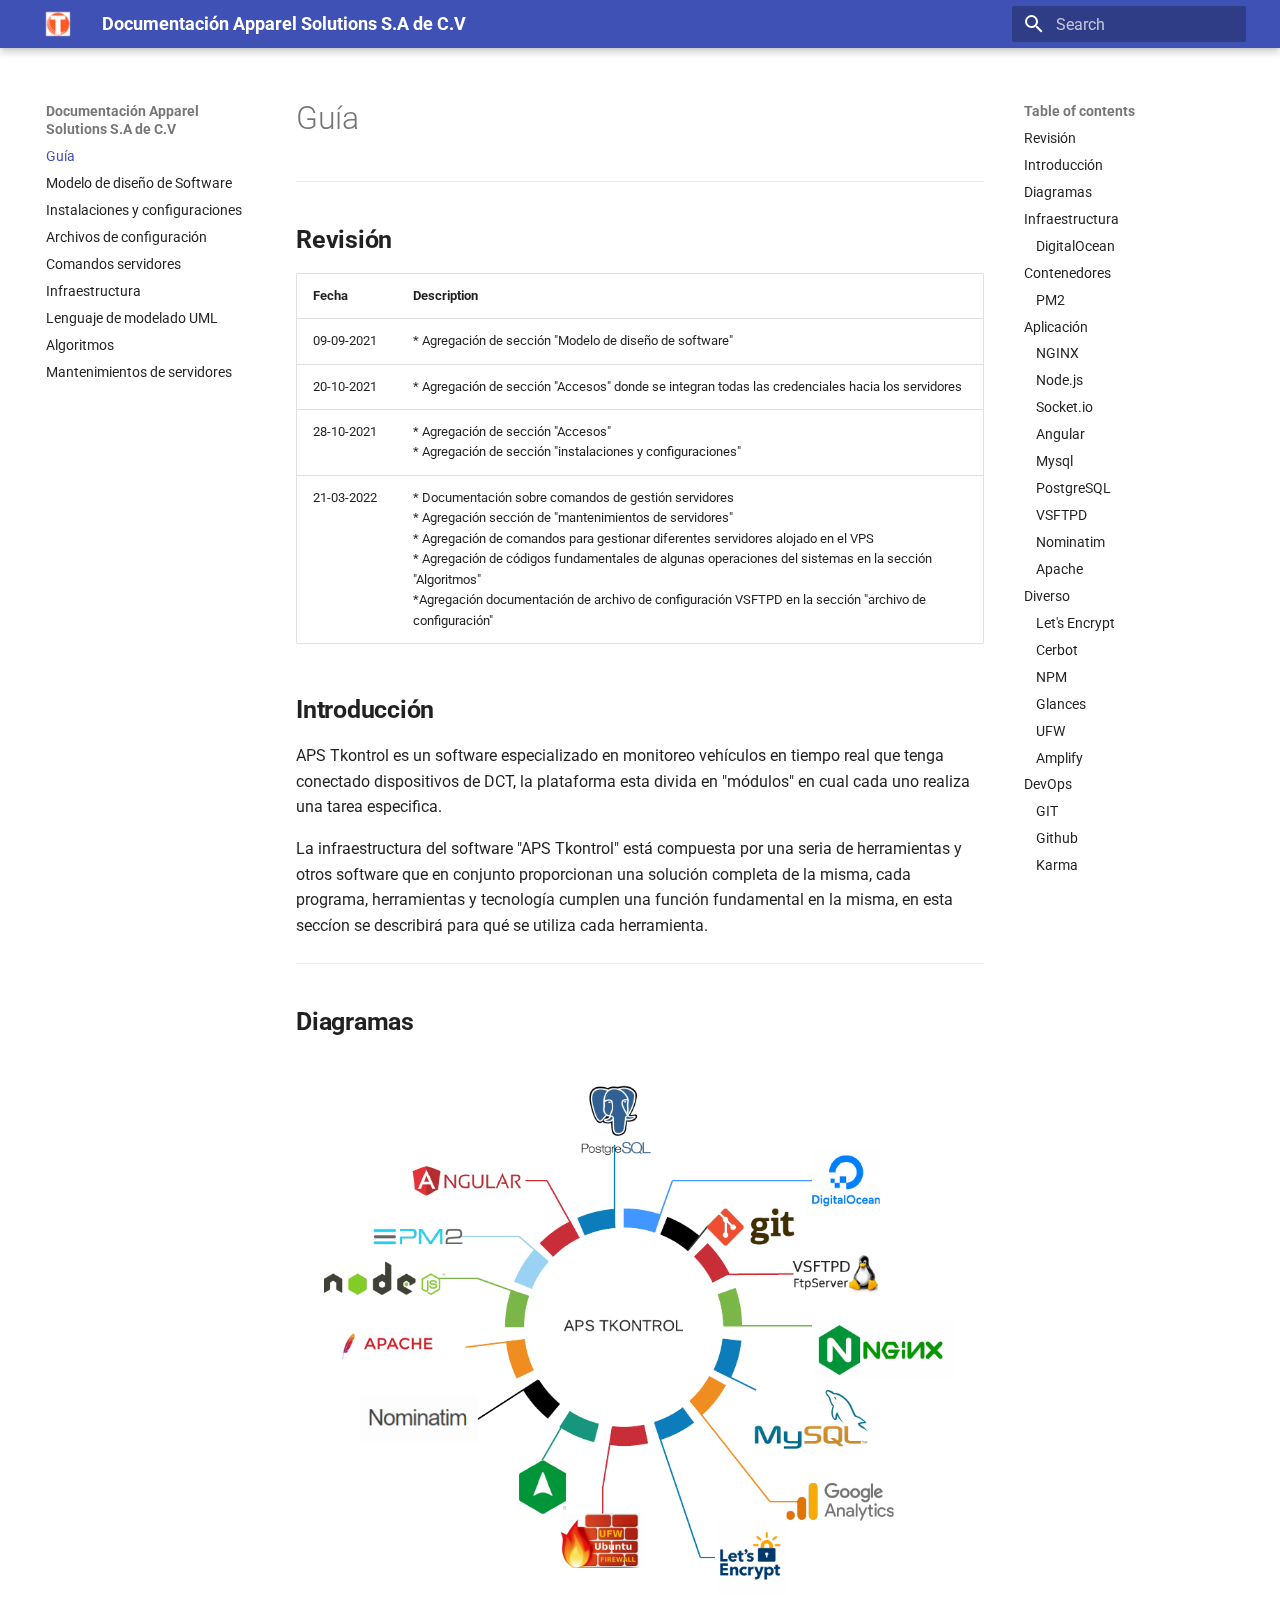
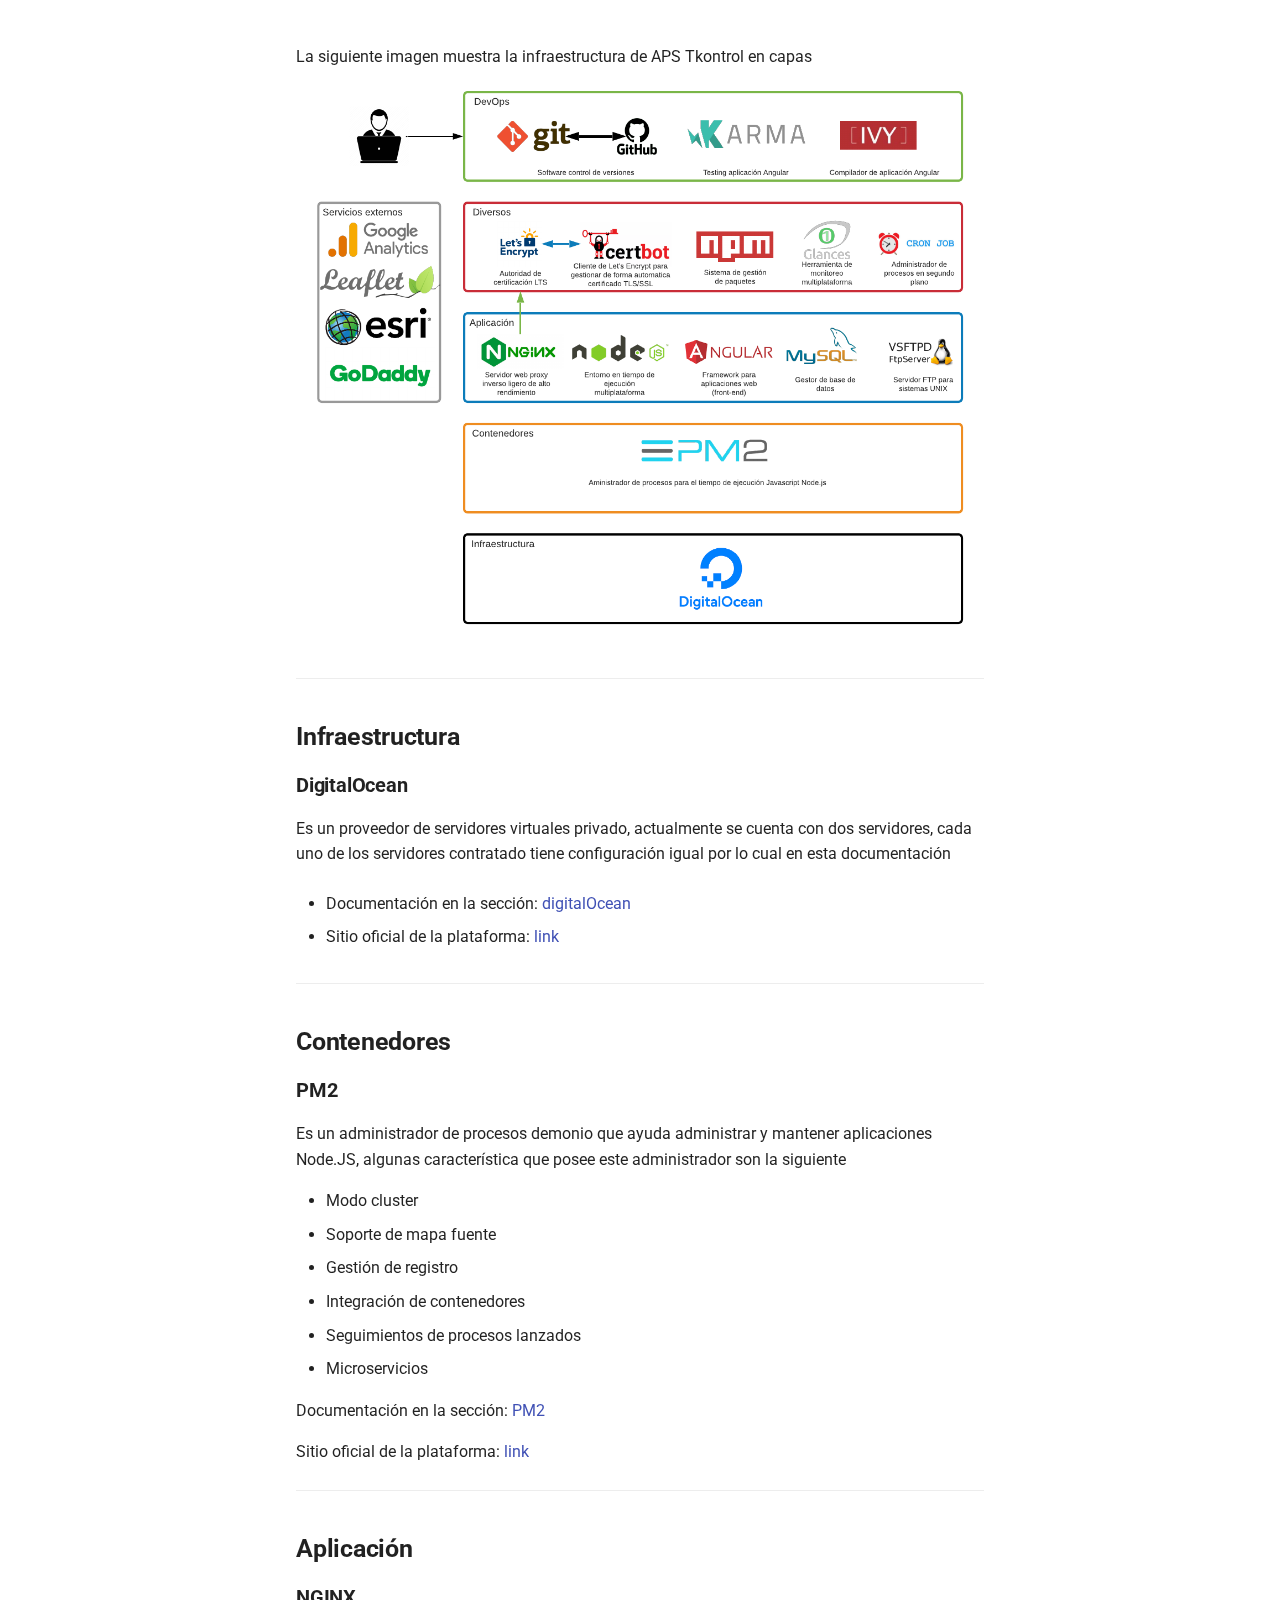
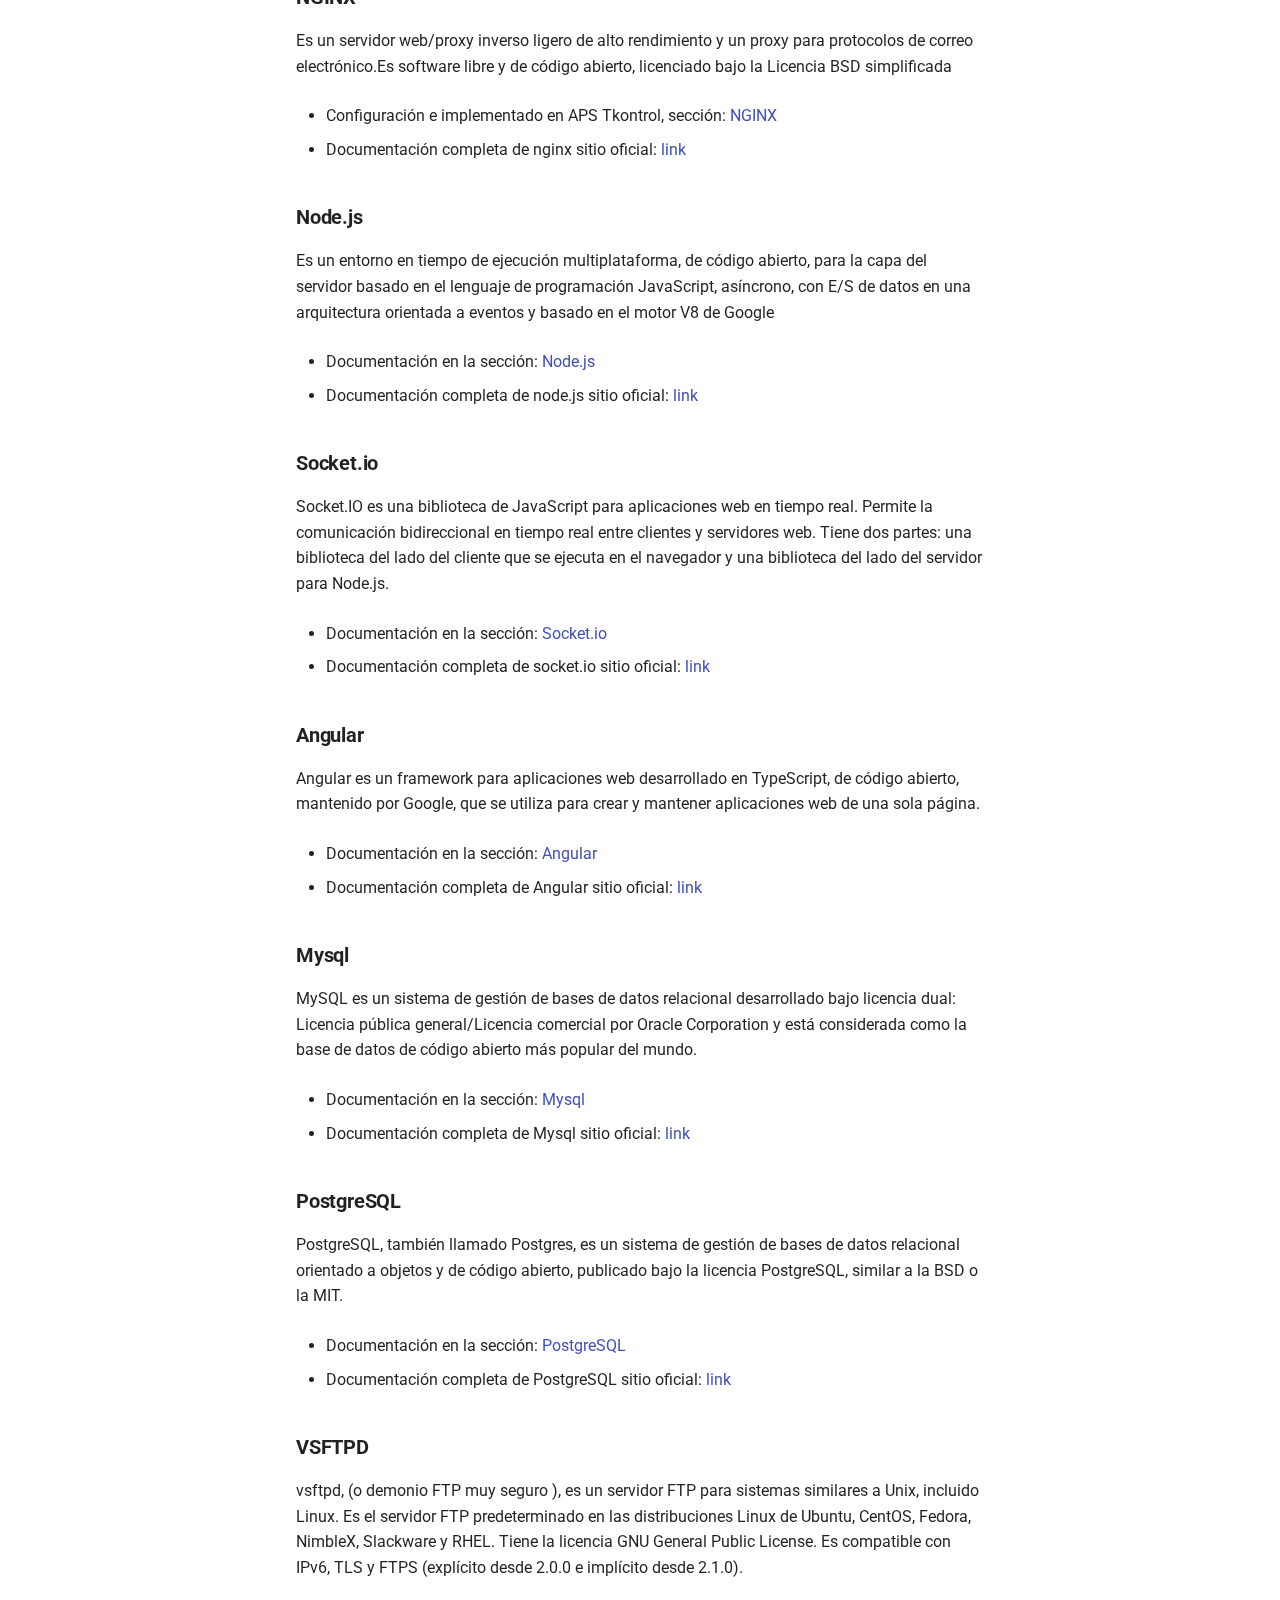
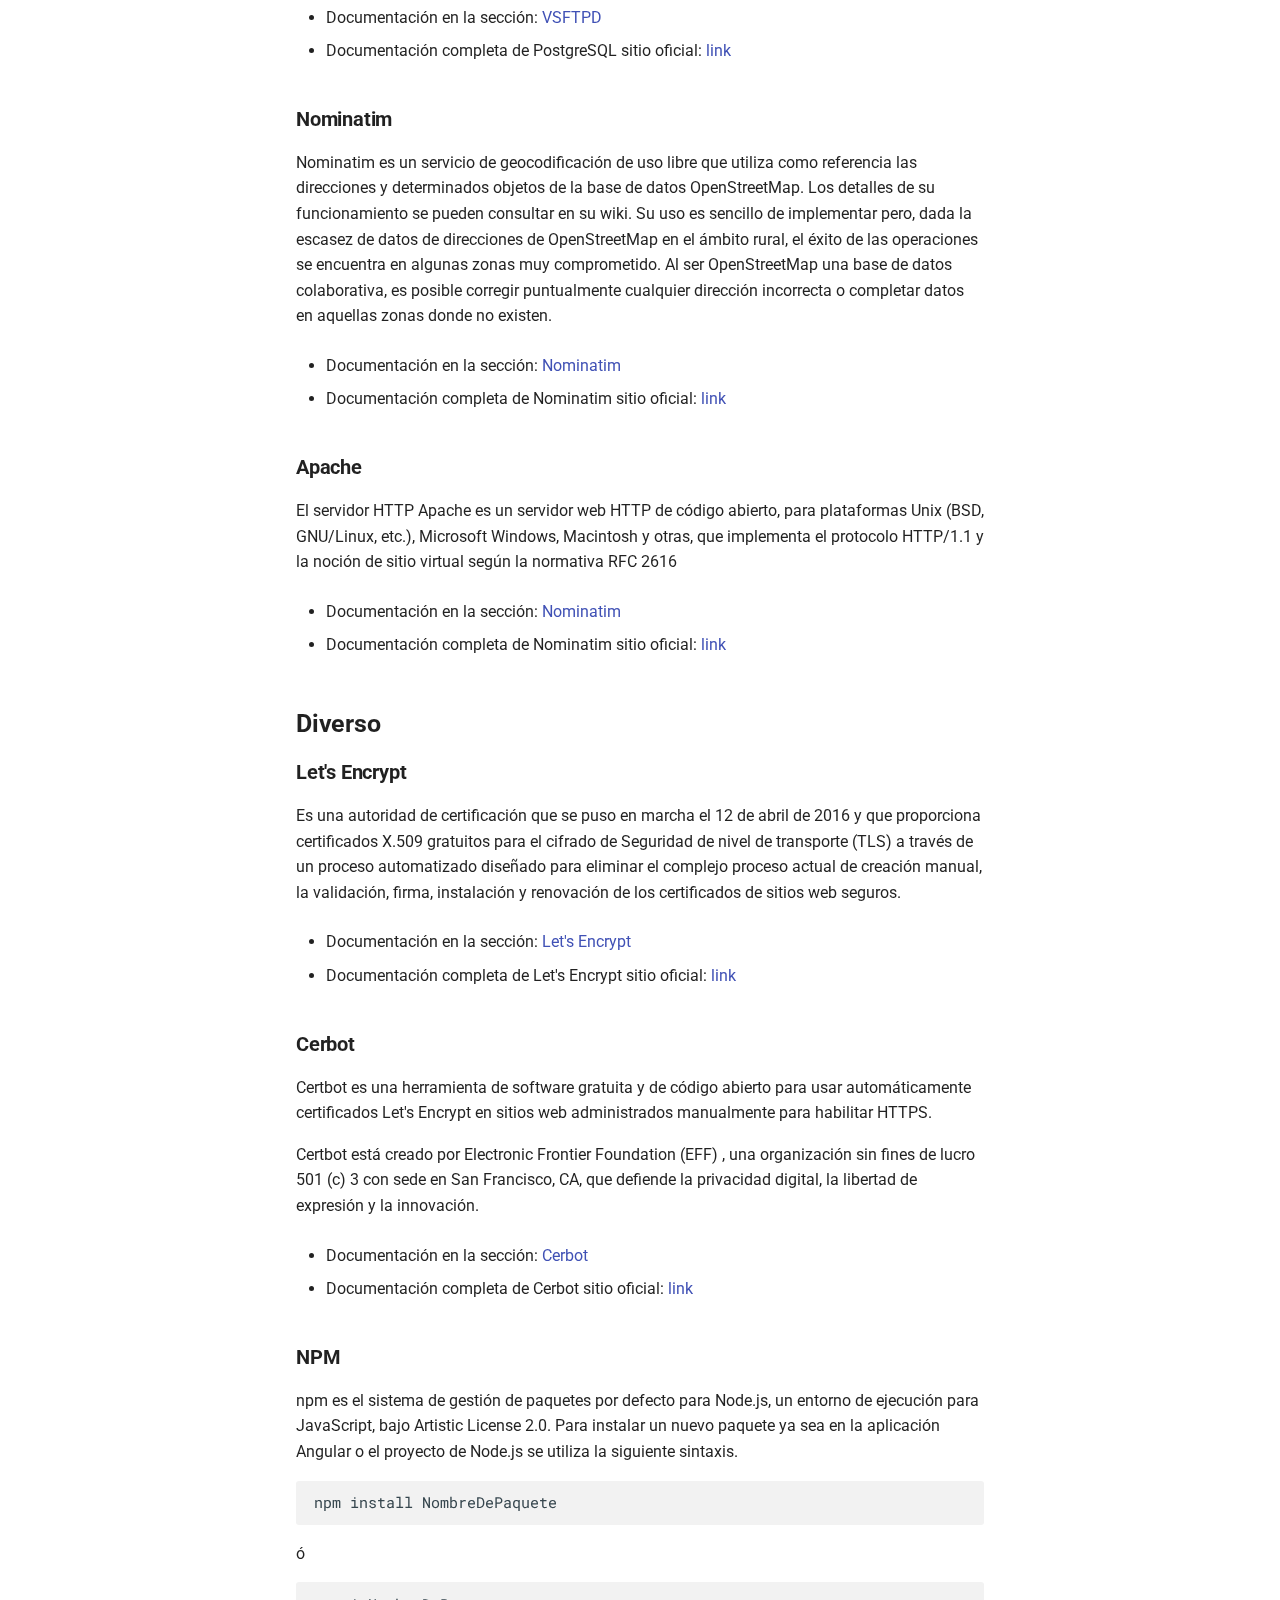
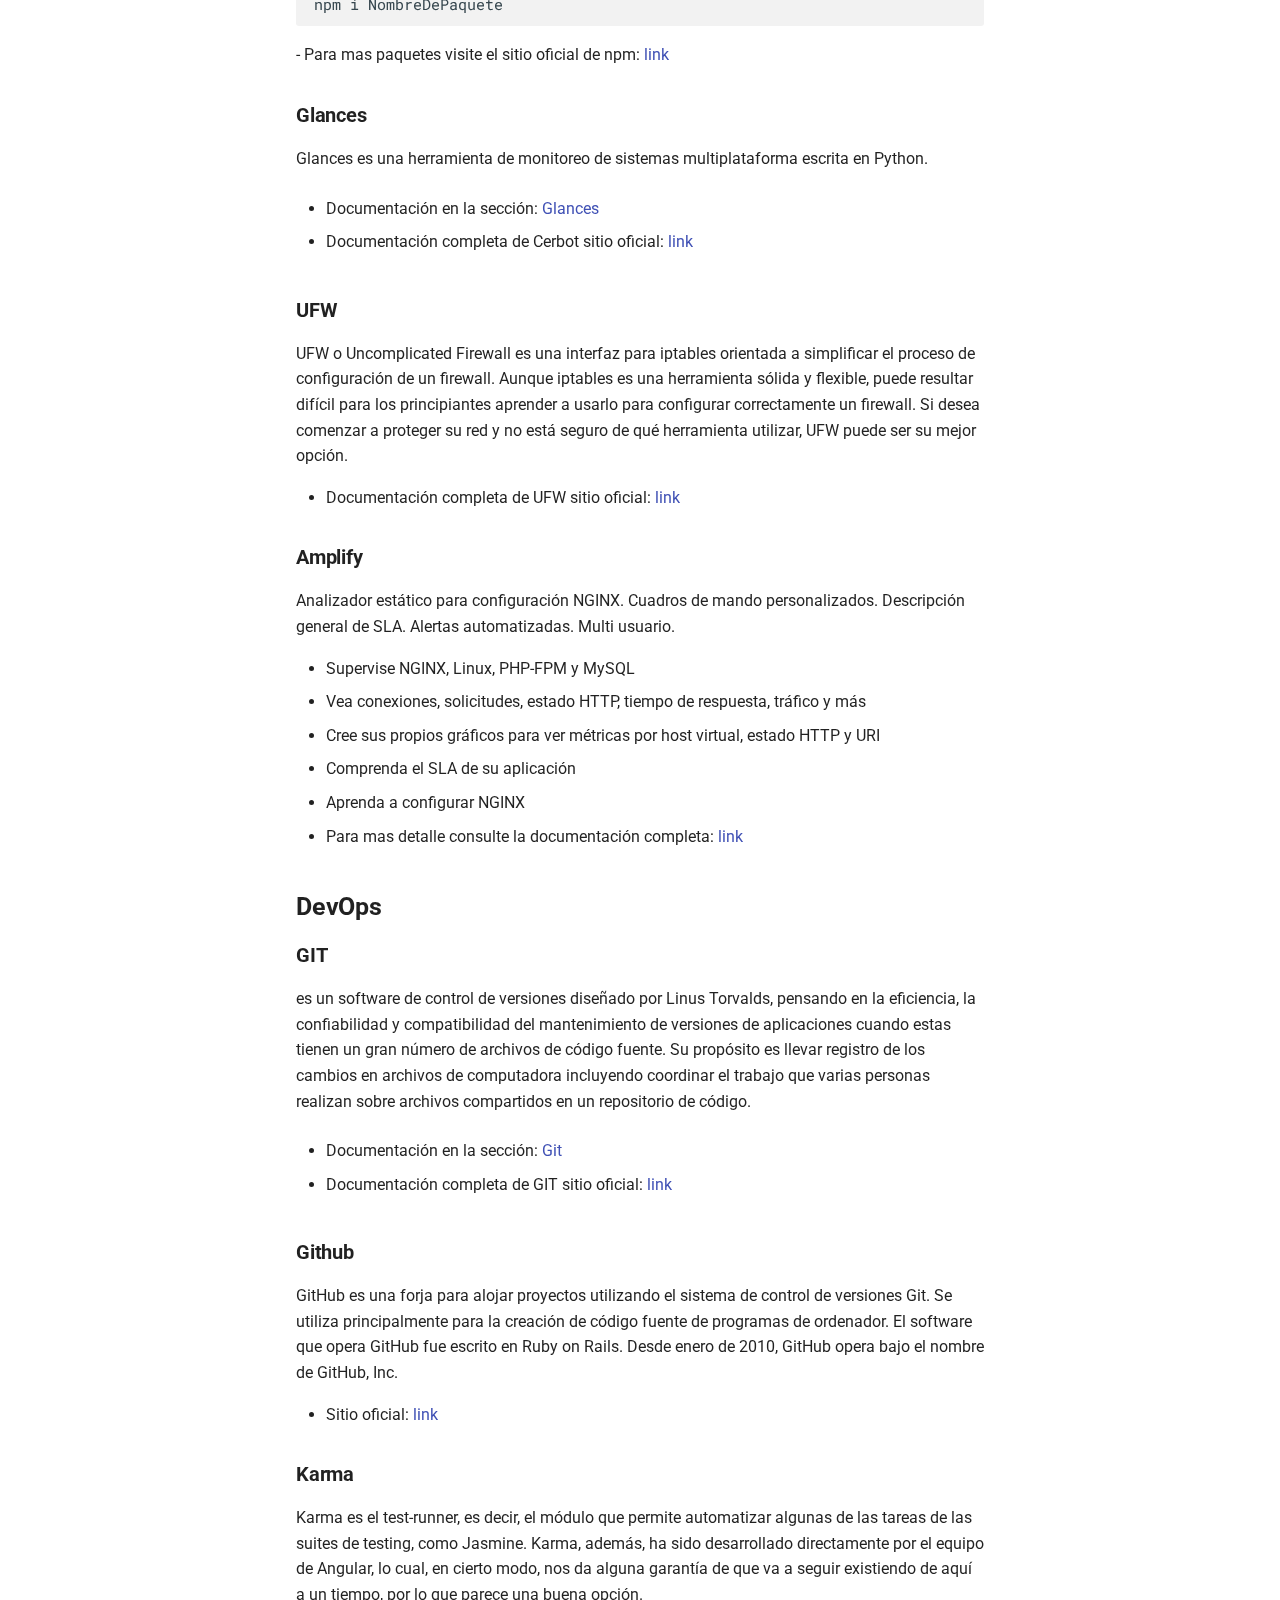
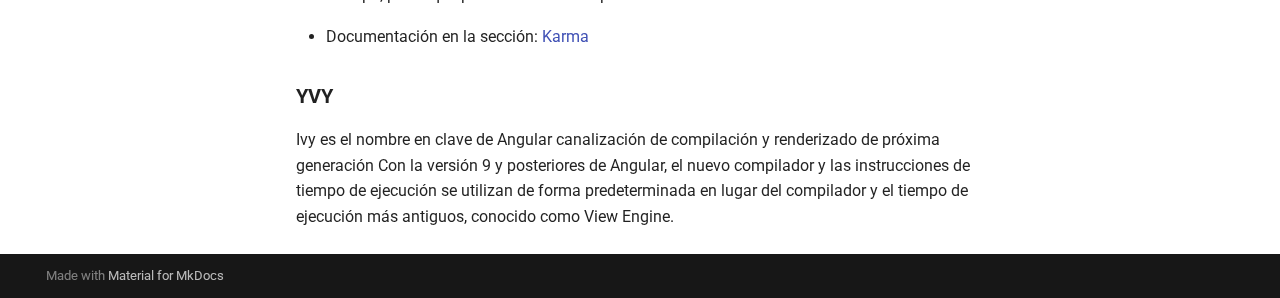
<file: index.html>
<!doctype html>
<html lang="en" class="no-js">
  <head>
    
      <meta charset="utf-8">
      <meta name="viewport" content="width=device-width,initial-scale=1">
      
      
      
      
      
        <link rel="next" href="arquitectura/">
      
      
      <link rel="icon" href="img/logo_orange.png">
      <meta name="generator" content="mkdocs-1.6.1, mkdocs-material-9.6.4">
    
    
      
        <title>Documentación Apparel Solutions S.A de C.V</title>
      
    
    
      <link rel="stylesheet" href="assets/stylesheets/main.8608ea7d.min.css">
      
      
  
  
    
    
  
    
    
  
    
    
  
    
    
  
    
    
  
    
    
  
    
    
  
    
    
  
    
    
  
    
    
  
    
    
  
    
    
  
  
  <style>:root{--md-admonition-icon--note:url('data:image/svg+xml;charset=utf-8,<svg xmlns="http://www.w3.org/2000/svg" viewBox="0 0 16 16"><path d="M1 7.775V2.75C1 1.784 1.784 1 2.75 1h5.025c.464 0 .91.184 1.238.513l6.25 6.25a1.75 1.75 0 0 1 0 2.474l-5.026 5.026a1.75 1.75 0 0 1-2.474 0l-6.25-6.25A1.75 1.75 0 0 1 1 7.775m1.5 0c0 .066.026.13.073.177l6.25 6.25a.25.25 0 0 0 .354 0l5.025-5.025a.25.25 0 0 0 0-.354l-6.25-6.25a.25.25 0 0 0-.177-.073H2.75a.25.25 0 0 0-.25.25ZM6 5a1 1 0 1 1 0 2 1 1 0 0 1 0-2"/></svg>');--md-admonition-icon--abstract:url('data:image/svg+xml;charset=utf-8,<svg xmlns="http://www.w3.org/2000/svg" viewBox="0 0 16 16"><path d="M2.5 1.75v11.5c0 .138.112.25.25.25h3.17a.75.75 0 0 1 0 1.5H2.75A1.75 1.75 0 0 1 1 13.25V1.75C1 .784 1.784 0 2.75 0h8.5C12.216 0 13 .784 13 1.75v7.736a.75.75 0 0 1-1.5 0V1.75a.25.25 0 0 0-.25-.25h-8.5a.25.25 0 0 0-.25.25m13.274 9.537zl-4.557 4.45a.75.75 0 0 1-1.055-.008l-1.943-1.95a.75.75 0 0 1 1.062-1.058l1.419 1.425 4.026-3.932a.75.75 0 1 1 1.048 1.074M4.75 4h4.5a.75.75 0 0 1 0 1.5h-4.5a.75.75 0 0 1 0-1.5M4 7.75A.75.75 0 0 1 4.75 7h2a.75.75 0 0 1 0 1.5h-2A.75.75 0 0 1 4 7.75"/></svg>');--md-admonition-icon--info:url('data:image/svg+xml;charset=utf-8,<svg xmlns="http://www.w3.org/2000/svg" viewBox="0 0 16 16"><path d="M0 8a8 8 0 1 1 16 0A8 8 0 0 1 0 8m8-6.5a6.5 6.5 0 1 0 0 13 6.5 6.5 0 0 0 0-13M6.5 7.75A.75.75 0 0 1 7.25 7h1a.75.75 0 0 1 .75.75v2.75h.25a.75.75 0 0 1 0 1.5h-2a.75.75 0 0 1 0-1.5h.25v-2h-.25a.75.75 0 0 1-.75-.75M8 6a1 1 0 1 1 0-2 1 1 0 0 1 0 2"/></svg>');--md-admonition-icon--tip:url('data:image/svg+xml;charset=utf-8,<svg xmlns="http://www.w3.org/2000/svg" viewBox="0 0 16 16"><path d="M3.499.75a.75.75 0 0 1 1.5 0v.996C5.9 2.903 6.793 3.65 7.662 4.376l.24.202c-.036-.694.055-1.422.426-2.163C9.1.873 10.794-.045 12.622.26 14.408.558 16 1.94 16 4.25c0 1.278-.954 2.575-2.44 2.734l.146.508.065.22c.203.701.412 1.455.476 2.226.142 1.707-.4 3.03-1.487 3.898C11.714 14.671 10.27 15 8.75 15h-6a.75.75 0 0 1 0-1.5h1.376a4.5 4.5 0 0 1-.563-1.191 3.84 3.84 0 0 1-.05-2.063 4.65 4.65 0 0 1-2.025-.293.75.75 0 0 1 .525-1.406c1.357.507 2.376-.006 2.698-.318l.009-.01a.747.747 0 0 1 1.06 0 .75.75 0 0 1-.012 1.074c-.912.92-.992 1.835-.768 2.586.221.74.745 1.337 1.196 1.621H8.75c1.343 0 2.398-.296 3.074-.836.635-.507 1.036-1.31.928-2.602-.05-.603-.216-1.224-.422-1.93l-.064-.221c-.12-.407-.246-.84-.353-1.29a2.4 2.4 0 0 1-.507-.441 3.1 3.1 0 0 1-.633-1.248.75.75 0 0 1 1.455-.364c.046.185.144.436.31.627.146.168.353.305.712.305.738 0 1.25-.615 1.25-1.25 0-1.47-.95-2.315-2.123-2.51-1.172-.196-2.227.387-2.706 1.345-.46.92-.27 1.774.019 3.062l.042.19.01.05c.348.443.666.949.94 1.553a.75.75 0 1 1-1.365.62c-.553-1.217-1.32-1.94-2.3-2.768L6.7 5.527c-.814-.68-1.75-1.462-2.692-2.619a3.7 3.7 0 0 0-1.023.88c-.406.495-.663 1.036-.722 1.508.116.122.306.21.591.239.388.038.797-.06 1.032-.19a.75.75 0 0 1 .728 1.31c-.515.287-1.23.439-1.906.373-.682-.067-1.473-.38-1.879-1.193L.75 5.677V5.5c0-.984.48-1.94 1.077-2.664.46-.559 1.05-1.055 1.673-1.353z"/></svg>');--md-admonition-icon--success:url('data:image/svg+xml;charset=utf-8,<svg xmlns="http://www.w3.org/2000/svg" viewBox="0 0 16 16"><path d="M13.78 4.22a.75.75 0 0 1 0 1.06l-7.25 7.25a.75.75 0 0 1-1.06 0L2.22 9.28a.75.75 0 0 1 .018-1.042.75.75 0 0 1 1.042-.018L6 10.94l6.72-6.72a.75.75 0 0 1 1.06 0"/></svg>');--md-admonition-icon--question:url('data:image/svg+xml;charset=utf-8,<svg xmlns="http://www.w3.org/2000/svg" viewBox="0 0 16 16"><path d="M0 8a8 8 0 1 1 16 0A8 8 0 0 1 0 8m8-6.5a6.5 6.5 0 1 0 0 13 6.5 6.5 0 0 0 0-13M6.92 6.085h.001a.749.749 0 1 1-1.342-.67c.169-.339.436-.701.849-.977C6.845 4.16 7.369 4 8 4a2.76 2.76 0 0 1 1.637.525c.503.377.863.965.863 1.725 0 .448-.115.83-.329 1.15-.205.307-.47.513-.692.662-.109.072-.22.138-.313.195l-.006.004a6 6 0 0 0-.26.16 1 1 0 0 0-.276.245.75.75 0 0 1-1.248-.832c.184-.264.42-.489.692-.661q.154-.1.313-.195l.007-.004c.1-.061.182-.11.258-.161a1 1 0 0 0 .277-.245C8.96 6.514 9 6.427 9 6.25a.61.61 0 0 0-.262-.525A1.27 1.27 0 0 0 8 5.5c-.369 0-.595.09-.74.187a1 1 0 0 0-.34.398M9 11a1 1 0 1 1-2 0 1 1 0 0 1 2 0"/></svg>');--md-admonition-icon--warning:url('data:image/svg+xml;charset=utf-8,<svg xmlns="http://www.w3.org/2000/svg" viewBox="0 0 16 16"><path d="M6.457 1.047c.659-1.234 2.427-1.234 3.086 0l6.082 11.378A1.75 1.75 0 0 1 14.082 15H1.918a1.75 1.75 0 0 1-1.543-2.575Zm1.763.707a.25.25 0 0 0-.44 0L1.698 13.132a.25.25 0 0 0 .22.368h12.164a.25.25 0 0 0 .22-.368Zm.53 3.996v2.5a.75.75 0 0 1-1.5 0v-2.5a.75.75 0 0 1 1.5 0M9 11a1 1 0 1 1-2 0 1 1 0 0 1 2 0"/></svg>');--md-admonition-icon--failure:url('data:image/svg+xml;charset=utf-8,<svg xmlns="http://www.w3.org/2000/svg" viewBox="0 0 16 16"><path d="M2.344 2.343za8 8 0 0 1 11.314 11.314A8.002 8.002 0 0 1 .234 10.089a8 8 0 0 1 2.11-7.746m1.06 10.253a6.5 6.5 0 1 0 9.108-9.275 6.5 6.5 0 0 0-9.108 9.275M6.03 4.97 8 6.94l1.97-1.97a.749.749 0 0 1 1.275.326.75.75 0 0 1-.215.734L9.06 8l1.97 1.97a.749.749 0 0 1-.326 1.275.75.75 0 0 1-.734-.215L8 9.06l-1.97 1.97a.749.749 0 0 1-1.275-.326.75.75 0 0 1 .215-.734L6.94 8 4.97 6.03a.75.75 0 0 1 .018-1.042.75.75 0 0 1 1.042-.018"/></svg>');--md-admonition-icon--danger:url('data:image/svg+xml;charset=utf-8,<svg xmlns="http://www.w3.org/2000/svg" viewBox="0 0 16 16"><path d="M9.504.43a1.516 1.516 0 0 1 2.437 1.713L10.415 5.5h2.123c1.57 0 2.346 1.909 1.22 3.004l-7.34 7.142a1.25 1.25 0 0 1-.871.354h-.302a1.25 1.25 0 0 1-1.157-1.723L5.633 10.5H3.462c-1.57 0-2.346-1.909-1.22-3.004zm1.047 1.074L3.286 8.571A.25.25 0 0 0 3.462 9H6.75a.75.75 0 0 1 .694 1.034l-1.713 4.188 6.982-6.793A.25.25 0 0 0 12.538 7H9.25a.75.75 0 0 1-.683-1.06l2.008-4.418.003-.006-.004-.009-.006-.006-.008-.001q-.005 0-.009.004"/></svg>');--md-admonition-icon--bug:url('data:image/svg+xml;charset=utf-8,<svg xmlns="http://www.w3.org/2000/svg" viewBox="0 0 16 16"><path d="M4.72.22a.75.75 0 0 1 1.06 0l1 .999a3.5 3.5 0 0 1 2.441 0l.999-1a.748.748 0 0 1 1.265.332.75.75 0 0 1-.205.729l-.775.776c.616.63.995 1.493.995 2.444v.327q0 .15-.025.292c.408.14.764.392 1.029.722l1.968-.787a.75.75 0 0 1 .556 1.392L13 7.258V9h2.25a.75.75 0 0 1 0 1.5H13v.5q-.002.615-.141 1.186l2.17.868a.75.75 0 0 1-.557 1.392l-2.184-.873A5 5 0 0 1 8 16a5 5 0 0 1-4.288-2.427l-2.183.873a.75.75 0 0 1-.558-1.392l2.17-.868A5 5 0 0 1 3 11v-.5H.75a.75.75 0 0 1 0-1.5H3V7.258L.971 6.446a.75.75 0 0 1 .558-1.392l1.967.787c.265-.33.62-.583 1.03-.722a1.7 1.7 0 0 1-.026-.292V4.5c0-.951.38-1.814.995-2.444L4.72 1.28a.75.75 0 0 1 0-1.06m.53 6.28a.75.75 0 0 0-.75.75V11a3.5 3.5 0 1 0 7 0V7.25a.75.75 0 0 0-.75-.75ZM6.173 5h3.654A.17.17 0 0 0 10 4.827V4.5a2 2 0 1 0-4 0v.327c0 .096.077.173.173.173"/></svg>');--md-admonition-icon--example:url('data:image/svg+xml;charset=utf-8,<svg xmlns="http://www.w3.org/2000/svg" viewBox="0 0 16 16"><path d="M5 5.782V2.5h-.25a.75.75 0 0 1 0-1.5h6.5a.75.75 0 0 1 0 1.5H11v3.282l3.666 5.76C15.619 13.04 14.543 15 12.767 15H3.233c-1.776 0-2.852-1.96-1.899-3.458Zm-2.4 6.565a.75.75 0 0 0 .633 1.153h9.534a.75.75 0 0 0 .633-1.153L12.225 10.5h-8.45ZM9.5 2.5h-3V6c0 .143-.04.283-.117.403L4.73 9h6.54L9.617 6.403A.75.75 0 0 1 9.5 6Z"/></svg>');--md-admonition-icon--quote:url('data:image/svg+xml;charset=utf-8,<svg xmlns="http://www.w3.org/2000/svg" viewBox="0 0 16 16"><path d="M1.75 2.5h10.5a.75.75 0 0 1 0 1.5H1.75a.75.75 0 0 1 0-1.5m4 5h8.5a.75.75 0 0 1 0 1.5h-8.5a.75.75 0 0 1 0-1.5m0 5h8.5a.75.75 0 0 1 0 1.5h-8.5a.75.75 0 0 1 0-1.5M2.5 7.75v6a.75.75 0 0 1-1.5 0v-6a.75.75 0 0 1 1.5 0"/></svg>');}</style>



    
    
      
    
    
      
        
        
        <link rel="preconnect" href="https://fonts.gstatic.com" crossorigin>
        <link rel="stylesheet" href="https://fonts.googleapis.com/css?family=Roboto:300,300i,400,400i,700,700i%7CRoboto+Mono:400,400i,700,700i&display=fallback">
        <style>:root{--md-text-font:"Roboto";--md-code-font:"Roboto Mono"}</style>
      
    
    
      <link rel="stylesheet" href="styles/styles.css">
    
    <script>__md_scope=new URL(".",location),__md_hash=e=>[...e].reduce(((e,_)=>(e<<5)-e+_.charCodeAt(0)),0),__md_get=(e,_=localStorage,t=__md_scope)=>JSON.parse(_.getItem(t.pathname+"."+e)),__md_set=(e,_,t=localStorage,a=__md_scope)=>{try{t.setItem(a.pathname+"."+e,JSON.stringify(_))}catch(e){}}</script>
    
      

    
    
    
  </head>
  
  
    <body dir="ltr">
  
    
    <input class="md-toggle" data-md-toggle="drawer" type="checkbox" id="__drawer" autocomplete="off">
    <input class="md-toggle" data-md-toggle="search" type="checkbox" id="__search" autocomplete="off">
    <label class="md-overlay" for="__drawer"></label>
    <div data-md-component="skip">
      
        
        <a href="#guia" class="md-skip">
          Skip to content
        </a>
      
    </div>
    <div data-md-component="announce">
      
    </div>
    
    
      

  

<header class="md-header md-header--shadow" data-md-component="header">
  <nav class="md-header__inner md-grid" aria-label="Header">
    <a href="." title="Documentación Apparel Solutions S.A de C.V" class="md-header__button md-logo" aria-label="Documentación Apparel Solutions S.A de C.V" data-md-component="logo">
      
  <img src="img/logo_orange.png" alt="logo">

    </a>
    <label class="md-header__button md-icon" for="__drawer">
      
      <svg xmlns="http://www.w3.org/2000/svg" viewBox="0 0 24 24"><path d="M3 6h18v2H3zm0 5h18v2H3zm0 5h18v2H3z"/></svg>
    </label>
    <div class="md-header__title" data-md-component="header-title">
      <div class="md-header__ellipsis">
        <div class="md-header__topic">
          <span class="md-ellipsis">
            Documentación Apparel Solutions S.A de C.V
          </span>
        </div>
        <div class="md-header__topic" data-md-component="header-topic">
          <span class="md-ellipsis">
            
              Guía
            
          </span>
        </div>
      </div>
    </div>
    
    
      <script>var palette=__md_get("__palette");if(palette&&palette.color){if("(prefers-color-scheme)"===palette.color.media){var media=matchMedia("(prefers-color-scheme: light)"),input=document.querySelector(media.matches?"[data-md-color-media='(prefers-color-scheme: light)']":"[data-md-color-media='(prefers-color-scheme: dark)']");palette.color.media=input.getAttribute("data-md-color-media"),palette.color.scheme=input.getAttribute("data-md-color-scheme"),palette.color.primary=input.getAttribute("data-md-color-primary"),palette.color.accent=input.getAttribute("data-md-color-accent")}for(var[key,value]of Object.entries(palette.color))document.body.setAttribute("data-md-color-"+key,value)}</script>
    
    
    
      <label class="md-header__button md-icon" for="__search">
        
        <svg xmlns="http://www.w3.org/2000/svg" viewBox="0 0 24 24"><path d="M9.5 3A6.5 6.5 0 0 1 16 9.5c0 1.61-.59 3.09-1.56 4.23l.27.27h.79l5 5-1.5 1.5-5-5v-.79l-.27-.27A6.52 6.52 0 0 1 9.5 16 6.5 6.5 0 0 1 3 9.5 6.5 6.5 0 0 1 9.5 3m0 2C7 5 5 7 5 9.5S7 14 9.5 14 14 12 14 9.5 12 5 9.5 5"/></svg>
      </label>
      <div class="md-search" data-md-component="search" role="dialog">
  <label class="md-search__overlay" for="__search"></label>
  <div class="md-search__inner" role="search">
    <form class="md-search__form" name="search">
      <input type="text" class="md-search__input" name="query" aria-label="Search" placeholder="Search" autocapitalize="off" autocorrect="off" autocomplete="off" spellcheck="false" data-md-component="search-query" required>
      <label class="md-search__icon md-icon" for="__search">
        
        <svg xmlns="http://www.w3.org/2000/svg" viewBox="0 0 24 24"><path d="M9.5 3A6.5 6.5 0 0 1 16 9.5c0 1.61-.59 3.09-1.56 4.23l.27.27h.79l5 5-1.5 1.5-5-5v-.79l-.27-.27A6.52 6.52 0 0 1 9.5 16 6.5 6.5 0 0 1 3 9.5 6.5 6.5 0 0 1 9.5 3m0 2C7 5 5 7 5 9.5S7 14 9.5 14 14 12 14 9.5 12 5 9.5 5"/></svg>
        
        <svg xmlns="http://www.w3.org/2000/svg" viewBox="0 0 24 24"><path d="M20 11v2H8l5.5 5.5-1.42 1.42L4.16 12l7.92-7.92L13.5 5.5 8 11z"/></svg>
      </label>
      <nav class="md-search__options" aria-label="Search">
        
        <button type="reset" class="md-search__icon md-icon" title="Clear" aria-label="Clear" tabindex="-1">
          
          <svg xmlns="http://www.w3.org/2000/svg" viewBox="0 0 24 24"><path d="M19 6.41 17.59 5 12 10.59 6.41 5 5 6.41 10.59 12 5 17.59 6.41 19 12 13.41 17.59 19 19 17.59 13.41 12z"/></svg>
        </button>
      </nav>
      
    </form>
    <div class="md-search__output">
      <div class="md-search__scrollwrap" tabindex="0" data-md-scrollfix>
        <div class="md-search-result" data-md-component="search-result">
          <div class="md-search-result__meta">
            Initializing search
          </div>
          <ol class="md-search-result__list" role="presentation"></ol>
        </div>
      </div>
    </div>
  </div>
</div>
    
    
  </nav>
  
</header>
    
    <div class="md-container" data-md-component="container">
      
      
        
          
        
      
      <main class="md-main" data-md-component="main">
        <div class="md-main__inner md-grid">
          
            
              
              <div class="md-sidebar md-sidebar--primary" data-md-component="sidebar" data-md-type="navigation" >
                <div class="md-sidebar__scrollwrap">
                  <div class="md-sidebar__inner">
                    



<nav class="md-nav md-nav--primary" aria-label="Navigation" data-md-level="0">
  <label class="md-nav__title" for="__drawer">
    <a href="." title="Documentación Apparel Solutions S.A de C.V" class="md-nav__button md-logo" aria-label="Documentación Apparel Solutions S.A de C.V" data-md-component="logo">
      
  <img src="img/logo_orange.png" alt="logo">

    </a>
    Documentación Apparel Solutions S.A de C.V
  </label>
  
  <ul class="md-nav__list" data-md-scrollfix>
    
      
      
  
  
    
  
  
  
    <li class="md-nav__item md-nav__item--active">
      
      <input class="md-nav__toggle md-toggle" type="checkbox" id="__toc">
      
      
        
      
      
        <label class="md-nav__link md-nav__link--active" for="__toc">
          
  
  <span class="md-ellipsis">
    Guía
    
  </span>
  

          <span class="md-nav__icon md-icon"></span>
        </label>
      
      <a href="." class="md-nav__link md-nav__link--active">
        
  
  <span class="md-ellipsis">
    Guía
    
  </span>
  

      </a>
      
        

<nav class="md-nav md-nav--secondary" aria-label="Table of contents">
  
  
  
    
  
  
    <label class="md-nav__title" for="__toc">
      <span class="md-nav__icon md-icon"></span>
      Table of contents
    </label>
    <ul class="md-nav__list" data-md-component="toc" data-md-scrollfix>
      
        <li class="md-nav__item">
  <a href="#revision" class="md-nav__link">
    <span class="md-ellipsis">
      Revisión
    </span>
  </a>
  
</li>
      
        <li class="md-nav__item">
  <a href="#introduccion" class="md-nav__link">
    <span class="md-ellipsis">
      Introducción
    </span>
  </a>
  
</li>
      
        <li class="md-nav__item">
  <a href="#diagramas" class="md-nav__link">
    <span class="md-ellipsis">
      Diagramas
    </span>
  </a>
  
</li>
      
        <li class="md-nav__item">
  <a href="#infraestructura" class="md-nav__link">
    <span class="md-ellipsis">
      Infraestructura
    </span>
  </a>
  
    <nav class="md-nav" aria-label="Infraestructura">
      <ul class="md-nav__list">
        
          <li class="md-nav__item">
  <a href="#digitalocean" class="md-nav__link">
    <span class="md-ellipsis">
      DigitalOcean
    </span>
  </a>
  
</li>
        
      </ul>
    </nav>
  
</li>
      
        <li class="md-nav__item">
  <a href="#contenedores" class="md-nav__link">
    <span class="md-ellipsis">
      Contenedores
    </span>
  </a>
  
    <nav class="md-nav" aria-label="Contenedores">
      <ul class="md-nav__list">
        
          <li class="md-nav__item">
  <a href="#pm2" class="md-nav__link">
    <span class="md-ellipsis">
      PM2
    </span>
  </a>
  
</li>
        
      </ul>
    </nav>
  
</li>
      
        <li class="md-nav__item">
  <a href="#aplicacion" class="md-nav__link">
    <span class="md-ellipsis">
      Aplicación
    </span>
  </a>
  
    <nav class="md-nav" aria-label="Aplicación">
      <ul class="md-nav__list">
        
          <li class="md-nav__item">
  <a href="#nginx" class="md-nav__link">
    <span class="md-ellipsis">
      NGINX
    </span>
  </a>
  
</li>
        
          <li class="md-nav__item">
  <a href="#nodejs" class="md-nav__link">
    <span class="md-ellipsis">
      Node.js
    </span>
  </a>
  
</li>
        
          <li class="md-nav__item">
  <a href="#socketio" class="md-nav__link">
    <span class="md-ellipsis">
      Socket.io
    </span>
  </a>
  
</li>
        
          <li class="md-nav__item">
  <a href="#angular" class="md-nav__link">
    <span class="md-ellipsis">
      Angular
    </span>
  </a>
  
</li>
        
          <li class="md-nav__item">
  <a href="#mysql" class="md-nav__link">
    <span class="md-ellipsis">
      Mysql
    </span>
  </a>
  
</li>
        
          <li class="md-nav__item">
  <a href="#postgresql" class="md-nav__link">
    <span class="md-ellipsis">
      PostgreSQL
    </span>
  </a>
  
</li>
        
          <li class="md-nav__item">
  <a href="#vsftpd" class="md-nav__link">
    <span class="md-ellipsis">
      VSFTPD
    </span>
  </a>
  
</li>
        
          <li class="md-nav__item">
  <a href="#nominatim" class="md-nav__link">
    <span class="md-ellipsis">
      Nominatim
    </span>
  </a>
  
</li>
        
          <li class="md-nav__item">
  <a href="#apache" class="md-nav__link">
    <span class="md-ellipsis">
      Apache
    </span>
  </a>
  
</li>
        
      </ul>
    </nav>
  
</li>
      
        <li class="md-nav__item">
  <a href="#diverso" class="md-nav__link">
    <span class="md-ellipsis">
      Diverso
    </span>
  </a>
  
    <nav class="md-nav" aria-label="Diverso">
      <ul class="md-nav__list">
        
          <li class="md-nav__item">
  <a href="#lets-encrypt" class="md-nav__link">
    <span class="md-ellipsis">
      Let's Encrypt
    </span>
  </a>
  
</li>
        
          <li class="md-nav__item">
  <a href="#cerbot" class="md-nav__link">
    <span class="md-ellipsis">
      Cerbot
    </span>
  </a>
  
</li>
        
          <li class="md-nav__item">
  <a href="#npm" class="md-nav__link">
    <span class="md-ellipsis">
      NPM
    </span>
  </a>
  
</li>
        
          <li class="md-nav__item">
  <a href="#glances" class="md-nav__link">
    <span class="md-ellipsis">
      Glances
    </span>
  </a>
  
</li>
        
          <li class="md-nav__item">
  <a href="#ufw" class="md-nav__link">
    <span class="md-ellipsis">
      UFW
    </span>
  </a>
  
</li>
        
          <li class="md-nav__item">
  <a href="#amplify" class="md-nav__link">
    <span class="md-ellipsis">
      Amplify
    </span>
  </a>
  
</li>
        
      </ul>
    </nav>
  
</li>
      
        <li class="md-nav__item">
  <a href="#devops" class="md-nav__link">
    <span class="md-ellipsis">
      DevOps
    </span>
  </a>
  
    <nav class="md-nav" aria-label="DevOps">
      <ul class="md-nav__list">
        
          <li class="md-nav__item">
  <a href="#git" class="md-nav__link">
    <span class="md-ellipsis">
      GIT
    </span>
  </a>
  
</li>
        
          <li class="md-nav__item">
  <a href="#github" class="md-nav__link">
    <span class="md-ellipsis">
      Github
    </span>
  </a>
  
</li>
        
          <li class="md-nav__item">
  <a href="#karma" class="md-nav__link">
    <span class="md-ellipsis">
      Karma
    </span>
  </a>
  
</li>
        
          <li class="md-nav__item">
  <a href="#yvy" class="md-nav__link">
    <span class="md-ellipsis">
      YVY
    </span>
  </a>
  
</li>
        
      </ul>
    </nav>
  
</li>
      
    </ul>
  
</nav>
      
    </li>
  

    
      
      
  
  
  
  
    <li class="md-nav__item">
      <a href="arquitectura/" class="md-nav__link">
        
  
  <span class="md-ellipsis">
    Modelo de diseño de Software
    
  </span>
  

      </a>
    </li>
  

    
      
      
  
  
  
  
    <li class="md-nav__item">
      <a href="instalaciones/" class="md-nav__link">
        
  
  <span class="md-ellipsis">
    Instalaciones y configuraciones
    
  </span>
  

      </a>
    </li>
  

    
      
      
  
  
  
  
    <li class="md-nav__item">
      <a href="archivos_configuracion/" class="md-nav__link">
        
  
  <span class="md-ellipsis">
    Archivos de configuración
    
  </span>
  

      </a>
    </li>
  

    
      
      
  
  
  
  
    <li class="md-nav__item">
      <a href="comandos/" class="md-nav__link">
        
  
  <span class="md-ellipsis">
    Comandos servidores
    
  </span>
  

      </a>
    </li>
  

    
      
      
  
  
  
  
    <li class="md-nav__item">
      <a href="infraestructura/" class="md-nav__link">
        
  
  <span class="md-ellipsis">
    Infraestructura
    
  </span>
  

      </a>
    </li>
  

    
      
      
  
  
  
  
    <li class="md-nav__item">
      <a href="base_de_datos/" class="md-nav__link">
        
  
  <span class="md-ellipsis">
    Lenguaje de modelado UML
    
  </span>
  

      </a>
    </li>
  

    
      
      
  
  
  
  
    <li class="md-nav__item">
      <a href="algoritmos/" class="md-nav__link">
        
  
  <span class="md-ellipsis">
    Algoritmos
    
  </span>
  

      </a>
    </li>
  

    
      
      
  
  
  
  
    <li class="md-nav__item">
      <a href="mantenimientos/" class="md-nav__link">
        
  
  <span class="md-ellipsis">
    Mantenimientos de servidores
    
  </span>
  

      </a>
    </li>
  

    
  </ul>
</nav>
                  </div>
                </div>
              </div>
            
            
              
              <div class="md-sidebar md-sidebar--secondary" data-md-component="sidebar" data-md-type="toc" >
                <div class="md-sidebar__scrollwrap">
                  <div class="md-sidebar__inner">
                    

<nav class="md-nav md-nav--secondary" aria-label="Table of contents">
  
  
  
    
  
  
    <label class="md-nav__title" for="__toc">
      <span class="md-nav__icon md-icon"></span>
      Table of contents
    </label>
    <ul class="md-nav__list" data-md-component="toc" data-md-scrollfix>
      
        <li class="md-nav__item">
  <a href="#revision" class="md-nav__link">
    <span class="md-ellipsis">
      Revisión
    </span>
  </a>
  
</li>
      
        <li class="md-nav__item">
  <a href="#introduccion" class="md-nav__link">
    <span class="md-ellipsis">
      Introducción
    </span>
  </a>
  
</li>
      
        <li class="md-nav__item">
  <a href="#diagramas" class="md-nav__link">
    <span class="md-ellipsis">
      Diagramas
    </span>
  </a>
  
</li>
      
        <li class="md-nav__item">
  <a href="#infraestructura" class="md-nav__link">
    <span class="md-ellipsis">
      Infraestructura
    </span>
  </a>
  
    <nav class="md-nav" aria-label="Infraestructura">
      <ul class="md-nav__list">
        
          <li class="md-nav__item">
  <a href="#digitalocean" class="md-nav__link">
    <span class="md-ellipsis">
      DigitalOcean
    </span>
  </a>
  
</li>
        
      </ul>
    </nav>
  
</li>
      
        <li class="md-nav__item">
  <a href="#contenedores" class="md-nav__link">
    <span class="md-ellipsis">
      Contenedores
    </span>
  </a>
  
    <nav class="md-nav" aria-label="Contenedores">
      <ul class="md-nav__list">
        
          <li class="md-nav__item">
  <a href="#pm2" class="md-nav__link">
    <span class="md-ellipsis">
      PM2
    </span>
  </a>
  
</li>
        
      </ul>
    </nav>
  
</li>
      
        <li class="md-nav__item">
  <a href="#aplicacion" class="md-nav__link">
    <span class="md-ellipsis">
      Aplicación
    </span>
  </a>
  
    <nav class="md-nav" aria-label="Aplicación">
      <ul class="md-nav__list">
        
          <li class="md-nav__item">
  <a href="#nginx" class="md-nav__link">
    <span class="md-ellipsis">
      NGINX
    </span>
  </a>
  
</li>
        
          <li class="md-nav__item">
  <a href="#nodejs" class="md-nav__link">
    <span class="md-ellipsis">
      Node.js
    </span>
  </a>
  
</li>
        
          <li class="md-nav__item">
  <a href="#socketio" class="md-nav__link">
    <span class="md-ellipsis">
      Socket.io
    </span>
  </a>
  
</li>
        
          <li class="md-nav__item">
  <a href="#angular" class="md-nav__link">
    <span class="md-ellipsis">
      Angular
    </span>
  </a>
  
</li>
        
          <li class="md-nav__item">
  <a href="#mysql" class="md-nav__link">
    <span class="md-ellipsis">
      Mysql
    </span>
  </a>
  
</li>
        
          <li class="md-nav__item">
  <a href="#postgresql" class="md-nav__link">
    <span class="md-ellipsis">
      PostgreSQL
    </span>
  </a>
  
</li>
        
          <li class="md-nav__item">
  <a href="#vsftpd" class="md-nav__link">
    <span class="md-ellipsis">
      VSFTPD
    </span>
  </a>
  
</li>
        
          <li class="md-nav__item">
  <a href="#nominatim" class="md-nav__link">
    <span class="md-ellipsis">
      Nominatim
    </span>
  </a>
  
</li>
        
          <li class="md-nav__item">
  <a href="#apache" class="md-nav__link">
    <span class="md-ellipsis">
      Apache
    </span>
  </a>
  
</li>
        
      </ul>
    </nav>
  
</li>
      
        <li class="md-nav__item">
  <a href="#diverso" class="md-nav__link">
    <span class="md-ellipsis">
      Diverso
    </span>
  </a>
  
    <nav class="md-nav" aria-label="Diverso">
      <ul class="md-nav__list">
        
          <li class="md-nav__item">
  <a href="#lets-encrypt" class="md-nav__link">
    <span class="md-ellipsis">
      Let's Encrypt
    </span>
  </a>
  
</li>
        
          <li class="md-nav__item">
  <a href="#cerbot" class="md-nav__link">
    <span class="md-ellipsis">
      Cerbot
    </span>
  </a>
  
</li>
        
          <li class="md-nav__item">
  <a href="#npm" class="md-nav__link">
    <span class="md-ellipsis">
      NPM
    </span>
  </a>
  
</li>
        
          <li class="md-nav__item">
  <a href="#glances" class="md-nav__link">
    <span class="md-ellipsis">
      Glances
    </span>
  </a>
  
</li>
        
          <li class="md-nav__item">
  <a href="#ufw" class="md-nav__link">
    <span class="md-ellipsis">
      UFW
    </span>
  </a>
  
</li>
        
          <li class="md-nav__item">
  <a href="#amplify" class="md-nav__link">
    <span class="md-ellipsis">
      Amplify
    </span>
  </a>
  
</li>
        
      </ul>
    </nav>
  
</li>
      
        <li class="md-nav__item">
  <a href="#devops" class="md-nav__link">
    <span class="md-ellipsis">
      DevOps
    </span>
  </a>
  
    <nav class="md-nav" aria-label="DevOps">
      <ul class="md-nav__list">
        
          <li class="md-nav__item">
  <a href="#git" class="md-nav__link">
    <span class="md-ellipsis">
      GIT
    </span>
  </a>
  
</li>
        
          <li class="md-nav__item">
  <a href="#github" class="md-nav__link">
    <span class="md-ellipsis">
      Github
    </span>
  </a>
  
</li>
        
          <li class="md-nav__item">
  <a href="#karma" class="md-nav__link">
    <span class="md-ellipsis">
      Karma
    </span>
  </a>
  
</li>
        
          <li class="md-nav__item">
  <a href="#yvy" class="md-nav__link">
    <span class="md-ellipsis">
      YVY
    </span>
  </a>
  
</li>
        
      </ul>
    </nav>
  
</li>
      
    </ul>
  
</nav>
                  </div>
                </div>
              </div>
            
          
          
            <div class="md-content" data-md-component="content">
              <article class="md-content__inner md-typeset">
                
                  



<h1 id="guia">Guía</h1>
<hr />
<h2 id="revision">Revisión</h2>
<table>
<thead>
<tr>
<th>Fecha</th>
<th>Description</th>
</tr>
</thead>
<tbody>
<tr>
<td>09-09-2021</td>
<td>* Agregación de sección "Modelo de diseño de software"</td>
</tr>
<tr>
<td>20-10-2021</td>
<td>* Agregación de sección "Accesos" donde se integran todas las credenciales hacia los servidores</td>
</tr>
<tr>
<td>28-10-2021</td>
<td>* Agregación de sección "Accesos" <br /> * Agregación de sección "instalaciones y configuraciones"</td>
</tr>
<tr>
<td>21-03-2022</td>
<td>* Documentación sobre comandos de gestión servidores <br /> * Agregación sección de "mantenimientos de servidores" <br /> * Agregación de comandos para gestionar diferentes servidores alojado en el VPS <br /> * Agregación de códigos fundamentales de algunas operaciones del sistemas en la sección "Algoritmos" <br /> *Agregación documentación de archivo de configuración VSFTPD en la sección "archivo de configuración"</td>
</tr>
</tbody>
</table>
<h2 id="introduccion">Introducción</h2>
<p>APS Tkontrol es un software especializado en monitoreo vehículos en tiempo real que tenga conectado dispositivos
de DCT, la plataforma esta divida en "módulos" en cual cada uno realiza una tarea especifica.</p>
<p>La infraestructura del software "APS Tkontrol" está compuesta por una seria de herramientas y otros
software que en conjunto proporcionan una solución completa de la misma, cada programa, herramientas y tecnología
cumplen una función fundamental en la misma, en esta seccíon se describirá para qué se utiliza cada herramienta.</p>
<hr />
<h2 id="diagramas">Diagramas</h2>
<p><img alt="image info" src="img/infra_1.png" /></p>
<p>La siguiente imagen muestra la infraestructura de APS Tkontrol en capas
<img alt="image info" src="img/infra_2.png" /></p>
<hr />
<h2 id="infraestructura">Infraestructura</h2>
<h3 id="digitalocean">DigitalOcean</h3>
<p>Es un proveedor de servidores virtuales privado, actualmente se cuenta con dos servidores, cada uno de los servidores contratado tiene configuración igual por lo cual en esta documentación</p>
<ul>
<li>
<p>Documentación en la sección: <a href="http://localhost:8000/servidor">digitalOcean</a></p>
</li>
<li>
<p>Sitio oficial de la plataforma: <a href="https://www.digitalocean.com/">link</a></p>
</li>
</ul>
<hr />
<h2 id="contenedores">Contenedores</h2>
<h3 id="pm2">PM2</h3>
<p>Es un administrador de procesos demonio que ayuda administrar y mantener aplicaciones Node.JS, algunas característica que posee este administrador son la siguiente</p>
<ul>
<li>Modo cluster</li>
<li>Soporte de mapa fuente</li>
<li>Gestión de registro</li>
<li>Integración de contenedores</li>
<li>Seguimientos de procesos lanzados</li>
<li>Microservicios</li>
</ul>
<p>Documentación en la sección: <a href="http://localhost:8000/servidor">PM2</a></p>
<p>Sitio oficial de la plataforma: <a href="https://pm2.keymetrics.io/">link</a></p>
<hr />
<h2 id="aplicacion">Aplicación</h2>
<h3 id="nginx">NGINX</h3>
<p>Es un servidor web/proxy inverso ligero de alto rendimiento y un proxy para protocolos de correo electrónico.​​Es software libre y de código abierto, licenciado bajo la Licencia BSD simplificada</p>
<ul>
<li>
<p>Configuración e implementado en APS Tkontrol, sección: <a href="http://localhost:8000/servidor">NGINX</a></p>
</li>
<li>
<p>Documentación completa de nginx sitio oficial: <a href="https://nginx.org/en/docs/">link</a></p>
</li>
</ul>
<h3 id="nodejs">Node.js</h3>
<p>Es un entorno en tiempo de ejecución multiplataforma, de código abierto, para la capa del servidor basado en el lenguaje de programación JavaScript, asíncrono, con E/S de datos en una arquitectura orientada a eventos y basado en el motor V8 de Google</p>
<ul>
<li>
<p>Documentación en la sección: <a href="http://localhost:8000/servidor">Node.js</a></p>
</li>
<li>
<p>Documentación completa de node.js sitio oficial: <a href="https://nodejs.org/es/docs/">link</a></p>
</li>
</ul>
<h3 id="socketio">Socket.io</h3>
<p>Socket.IO es una biblioteca de JavaScript para aplicaciones web en tiempo real. Permite la comunicación bidireccional en tiempo real entre clientes y servidores web. Tiene dos partes: una biblioteca del lado del cliente que se ejecuta en el navegador y una biblioteca del lado del servidor para Node.js.</p>
<ul>
<li>
<p>Documentación en la sección: <a href="http://localhost:8000/servidor">Socket.io</a></p>
</li>
<li>
<p>Documentación completa de socket.io sitio oficial: <a href="https://socket.io/">link</a></p>
</li>
</ul>
<h3 id="angular">Angular</h3>
<p>Angular es un framework para aplicaciones web desarrollado en TypeScript, de código abierto, mantenido por Google, que se utiliza para crear y mantener aplicaciones web de una sola página.</p>
<ul>
<li>
<p>Documentación en la sección: <a href="http://localhost:8000/servidor">Angular</a></p>
</li>
<li>
<p>Documentación completa de Angular sitio oficial: <a href="https://angular.io/">link</a></p>
</li>
</ul>
<h3 id="mysql">Mysql</h3>
<p>MySQL es un sistema de gestión de bases de datos relacional desarrollado bajo licencia dual: Licencia pública general/Licencia comercial por Oracle Corporation y está considerada como la base de datos de código abierto más popular del mundo.</p>
<ul>
<li>
<p>Documentación en la sección: <a href="http://localhost:8000/servidor">Mysql</a></p>
</li>
<li>
<p>Documentación completa de Mysql sitio oficial: <a href="https://dev.mysql.com/doc/">link</a></p>
</li>
</ul>
<h3 id="postgresql">PostgreSQL</h3>
<p>PostgreSQL, también llamado Postgres, es un sistema de gestión de bases de datos relacional orientado a objetos y de código abierto, publicado bajo la licencia PostgreSQL,​ similar a la BSD o la MIT.</p>
<ul>
<li>
<p>Documentación en la sección: <a href="http://localhost:8000/servidor">PostgreSQL</a></p>
</li>
<li>
<p>Documentación completa de PostgreSQL sitio oficial: <a href="https://www.postgresql.org/docs/">link</a></p>
</li>
</ul>
<h3 id="vsftpd">VSFTPD</h3>
<p>vsftpd, (o demonio FTP muy seguro ), es un servidor FTP para sistemas similares a Unix, incluido Linux. Es el servidor FTP predeterminado en las distribuciones Linux de Ubuntu, CentOS, Fedora, NimbleX, Slackware y RHEL. Tiene la licencia GNU General Public License. Es compatible con IPv6, TLS y FTPS (explícito desde 2.0.0 e implícito desde 2.1.0).</p>
<ul>
<li>
<p>Documentación en la sección: <a href="http://localhost:8000/servidor">VSFTPD</a></p>
</li>
<li>
<p>Documentación completa de PostgreSQL sitio oficial: <a href="https://www.postgresql.org/docs/">link</a></p>
</li>
</ul>
<h3 id="nominatim">Nominatim</h3>
<p>Nominatim es un servicio de geocodificación de uso libre que utiliza como referencia las direcciones y determinados objetos de la base de datos OpenStreetMap. Los detalles de su funcionamiento se pueden consultar en su wiki. Su uso es sencillo de implementar pero, dada la escasez de datos de direcciones de OpenStreetMap en el ámbito rural, el éxito de las operaciones se encuentra en algunas zonas muy comprometido. Al ser OpenStreetMap una base de datos colaborativa, es posible corregir puntualmente cualquier dirección incorrecta o completar datos en aquellas zonas donde no existen.</p>
<ul>
<li>
<p>Documentación en la sección: <a href="http://localhost:8000/servidor">Nominatim</a></p>
</li>
<li>
<p>Documentación completa de Nominatim sitio oficial: <a href="https://nominatim.org/release-docs/develop/api/Overview/">link</a></p>
</li>
</ul>
<h3 id="apache">Apache</h3>
<p>El servidor HTTP Apache es un servidor web HTTP de código abierto, para plataformas Unix (BSD, GNU/Linux, etc.), Microsoft Windows, Macintosh y otras, que implementa el protocolo HTTP/1.1 y la noción de sitio virtual según la normativa RFC 2616</p>
<ul>
<li>
<p>Documentación en la sección: <a href="http://localhost:8000/servidor">Nominatim</a></p>
</li>
<li>
<p>Documentación completa de Nominatim sitio oficial: <a href="http://www.apache.org/">link</a></p>
</li>
</ul>
<h2 id="diverso">Diverso</h2>
<h3 id="lets-encrypt">Let's Encrypt</h3>
<p>Es una autoridad de certificación que se puso en marcha el 12 de abril de 2016 y que proporciona certificados X.509 gratuitos para el cifrado de Seguridad de nivel de transporte (TLS) a través de un proceso automatizado diseñado para eliminar el complejo proceso actual de creación manual, la validación, firma, instalación y renovación de los certificados de sitios web seguros.</p>
<ul>
<li>
<p>Documentación en la sección: <a href="http://localhost:8000/servidor">Let's Encrypt</a></p>
</li>
<li>
<p>Documentación completa de Let's Encrypt sitio oficial: <a href="https://letsencrypt.org/docs/">link</a></p>
</li>
</ul>
<h3 id="cerbot">Cerbot</h3>
<p>Certbot es una herramienta de software gratuita y de código abierto para usar automáticamente certificados Let's Encrypt en sitios web administrados manualmente para habilitar HTTPS.</p>
<p>Certbot está creado por Electronic Frontier Foundation (EFF) , una organización sin fines de lucro 501 (c) 3 con sede en San Francisco, CA, que defiende la privacidad digital, la libertad de expresión y la innovación.</p>
<ul>
<li>
<p>Documentación en la sección: <a href="http://localhost:8000/servidor">Cerbot</a></p>
</li>
<li>
<p>Documentación completa de Cerbot sitio oficial: <a href="https://certbot.eff.org/">link</a></p>
</li>
</ul>
<h3 id="npm">NPM</h3>
<p>npm es el sistema de gestión de paquetes por defecto para Node.js, un entorno de ejecución para JavaScript, bajo Artistic License 2.0. Para instalar un nuevo paquete ya sea en la aplicación Angular o el proyecto de Node.js se utiliza la siguiente sintaxis.</p>
<p><div class="highlight"><pre><span></span><code>npm install NombreDePaquete
</code></pre></div>
ó
<div class="highlight"><pre><span></span><code>npm i NombreDePaquete
</code></pre></div>
- Para mas paquetes visite el sitio oficial de npm: <a href="https://www.npmjs.com/">link</a></p>
<h3 id="glances">Glances</h3>
<p>Glances es una herramienta de monitoreo de sistemas multiplataforma escrita en Python.</p>
<ul>
<li>
<p>Documentación en la sección: <a href="http://localhost:8000/servidor">Glances</a></p>
</li>
<li>
<p>Documentación completa de Cerbot sitio oficial: <a href="https://nicolargo.github.io/glances/">link</a></p>
</li>
</ul>
<h3 id="ufw">UFW</h3>
<p>UFW o Uncomplicated Firewall es una interfaz para iptables orientada a simplificar el proceso de configuración de un firewall. Aunque iptables es una herramienta sólida y flexible, puede resultar difícil para los principiantes aprender a usarlo para configurar correctamente un firewall. Si desea comenzar a proteger su red y no está seguro de qué herramienta utilizar, UFW puede ser su mejor opción.</p>
<ul>
<li>Documentación completa de UFW sitio oficial: <a href="https://www.digitalocean.com/community/tutorials/como-configurar-un-firewall-con-ufw-en-ubuntu-18-04-es">link</a></li>
</ul>
<h3 id="amplify">Amplify</h3>
<p>Analizador estático para configuración NGINX. Cuadros de mando personalizados. Descripción general de SLA. Alertas automatizadas. Multi usuario.</p>
<ul>
<li>Supervise NGINX, Linux, PHP-FPM y MySQL</li>
<li>Vea conexiones, solicitudes, estado HTTP, tiempo de respuesta, tráfico y más</li>
<li>Cree sus propios gráficos para ver métricas por host virtual, estado HTTP y URI</li>
<li>Comprenda el SLA de su aplicación</li>
<li>Aprenda a configurar NGINX</li>
<li>Para mas detalle consulte la documentación completa: <a href="https://amplify.nginx.com/docs/">link</a></li>
</ul>
<h2 id="devops">DevOps</h2>
<h3 id="git">GIT</h3>
<p>es un software de control de versiones diseñado por Linus Torvalds, pensando en la eficiencia, la confiabilidad y compatibilidad del mantenimiento de versiones de aplicaciones cuando estas tienen un gran número de archivos de código fuente. Su propósito es llevar registro de los cambios en archivos de computadora incluyendo coordinar el trabajo que varias personas realizan sobre archivos compartidos en un repositorio de código.</p>
<ul>
<li>
<p>Documentación en la sección: <a href="http://localhost:8000/servidor">Git</a></p>
</li>
<li>
<p>Documentación completa de GIT sitio oficial: <a href="https://certbot.eff.org/">link</a></p>
</li>
</ul>
<h3 id="github">Github</h3>
<p>GitHub es una forja para alojar proyectos utilizando el sistema de control de versiones Git. Se utiliza principalmente para la creación de código fuente de programas de ordenador. El software que opera GitHub fue escrito en Ruby on Rails. Desde enero de 2010, GitHub opera bajo el nombre de GitHub, Inc.</p>
<ul>
<li>Sitio oficial: <a href="https://github.com/">link</a></li>
</ul>
<h3 id="karma">Karma</h3>
<p>Karma es el test-runner, es decir, el módulo que permite automatizar algunas de las tareas de las suites de testing, como Jasmine. Karma, además, ha sido desarrollado directamente por el equipo de Angular, lo cual, en cierto modo, nos da alguna garantía de que va a seguir existiendo de aquí a un tiempo, por lo que parece una buena opción.</p>
<ul>
<li>Documentación en la sección: <a href="http://localhost:8000/servidor">Karma</a></li>
</ul>
<h3 id="yvy">YVY</h3>
<p>Ivy es el nombre en clave de Angular canalización de compilación y renderizado de próxima generación Con la versión 9 y posteriores de Angular, el nuevo compilador y las instrucciones de tiempo de ejecución se utilizan de forma predeterminada en lugar del compilador y el tiempo de ejecución más antiguos, conocido como View Engine.</p>
<!--link url-->
<!--link digitalOcean-->
<!--link pm2-->
<!--link nginx-->
<!--link node.js-->
<!--link socket.io-->
<!--link Angular-->
<!--link Mysql-->
<!--link PostgreSQL-->
<!--link VSFTPD-->
<!--link Nominatim-->
<!--link Apache-->
<!--link let-->
<!--cerbot-->
<!--glances-->
<!--glances-->
<!--karma-->












                
              </article>
            </div>
          
          
<script>var target=document.getElementById(location.hash.slice(1));target&&target.name&&(target.checked=target.name.startsWith("__tabbed_"))</script>
        </div>
        
      </main>
      
        <footer class="md-footer">
  
  <div class="md-footer-meta md-typeset">
    <div class="md-footer-meta__inner md-grid">
      <div class="md-copyright">
  
  
    Made with
    <a href="https://squidfunk.github.io/mkdocs-material/" target="_blank" rel="noopener">
      Material for MkDocs
    </a>
  
</div>
      
    </div>
  </div>
</footer>
      
    </div>
    <div class="md-dialog" data-md-component="dialog">
      <div class="md-dialog__inner md-typeset"></div>
    </div>
    
    
    <script id="__config" type="application/json">{"base": ".", "features": [], "search": "assets/javascripts/workers/search.f8cc74c7.min.js", "translations": {"clipboard.copied": "Copied to clipboard", "clipboard.copy": "Copy to clipboard", "search.result.more.one": "1 more on this page", "search.result.more.other": "# more on this page", "search.result.none": "No matching documents", "search.result.one": "1 matching document", "search.result.other": "# matching documents", "search.result.placeholder": "Type to start searching", "search.result.term.missing": "Missing", "select.version": "Select version"}}</script>
    
    
      <script src="assets/javascripts/bundle.f1b6f286.min.js"></script>
      
    
  </body>
</html>
</file>
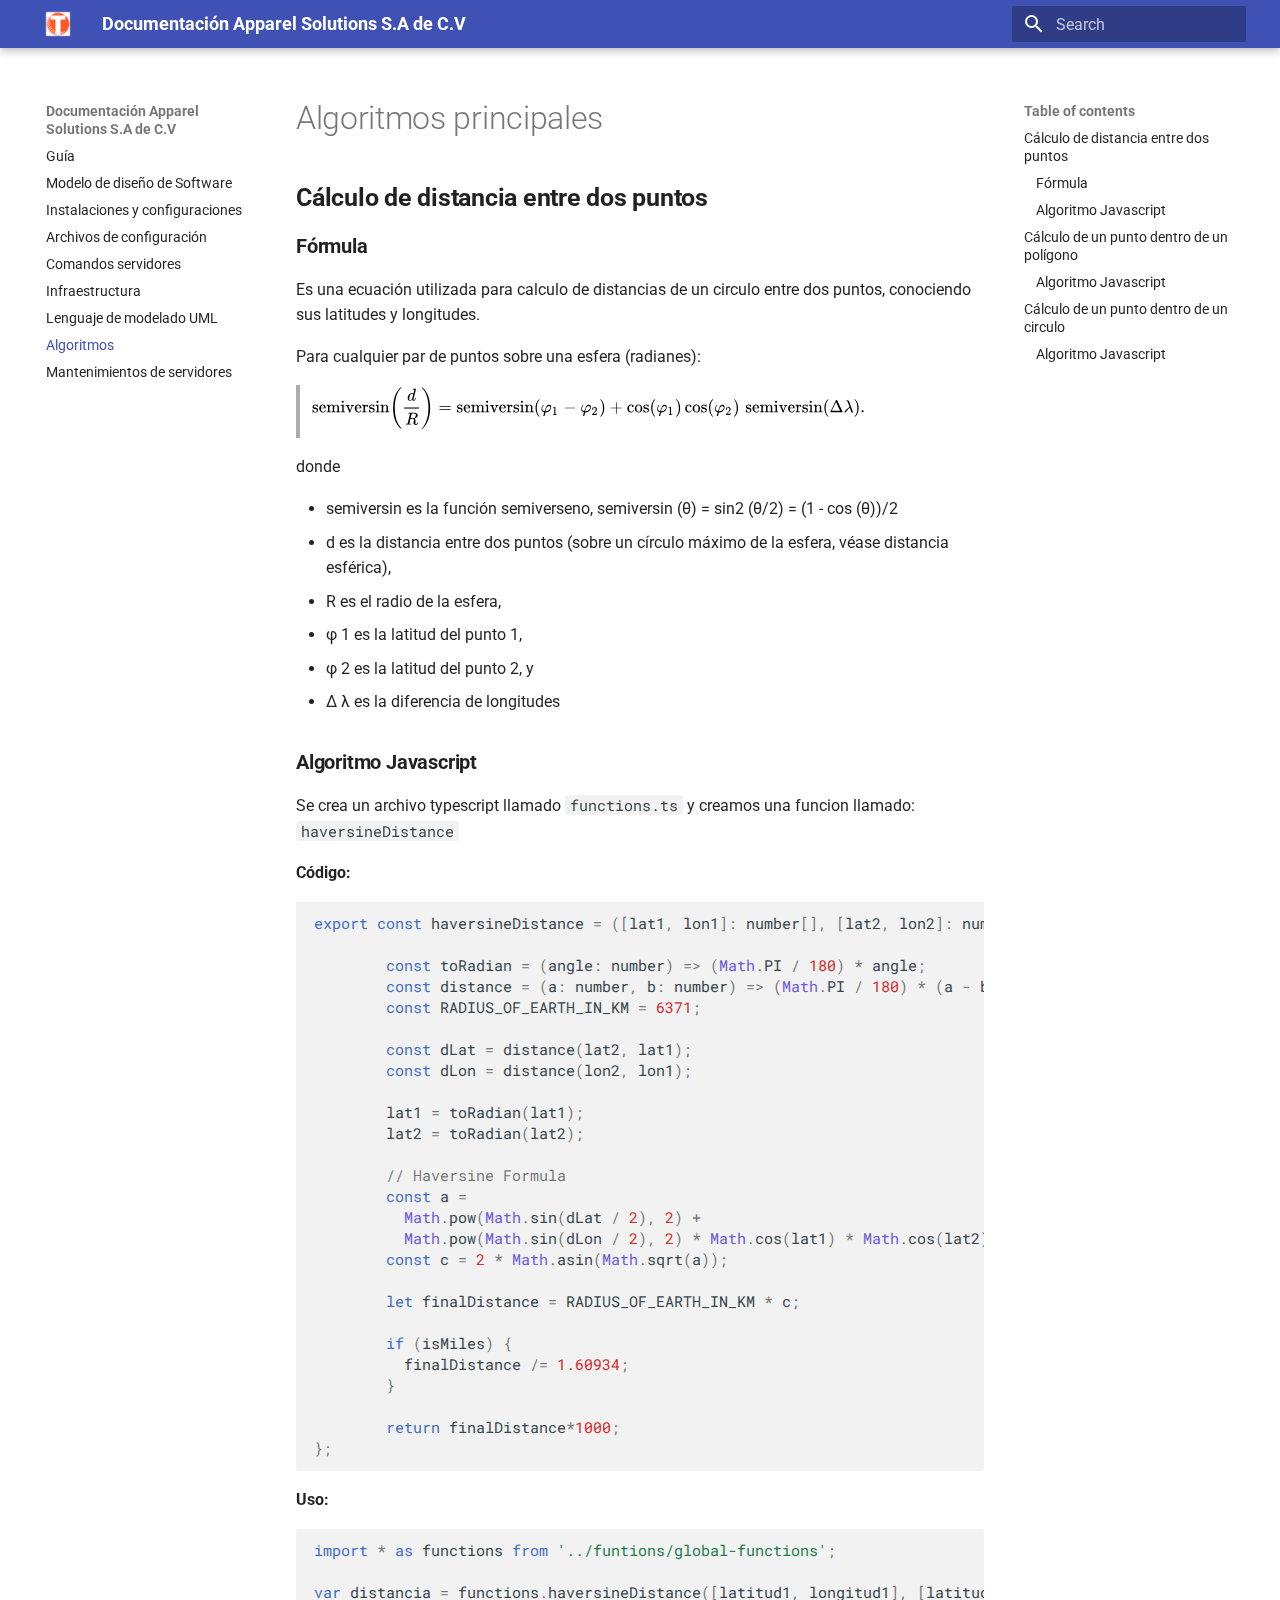
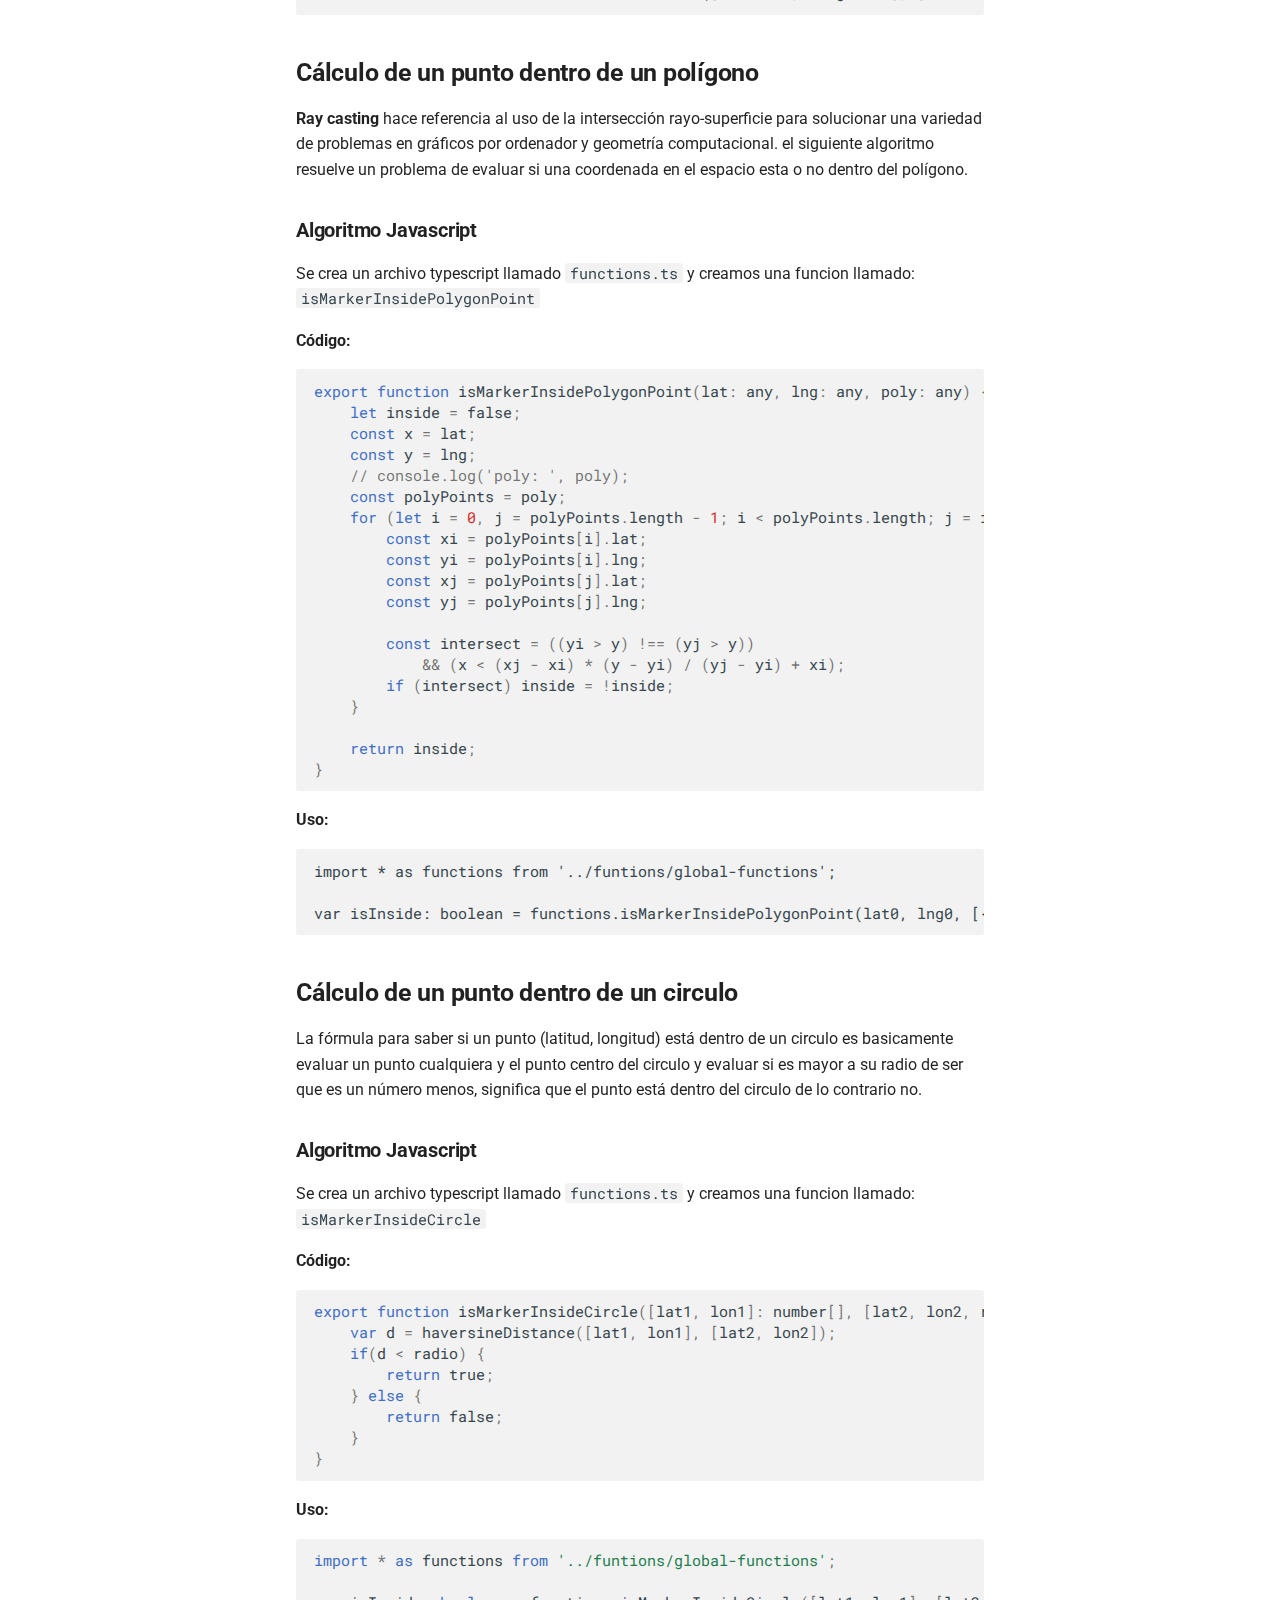
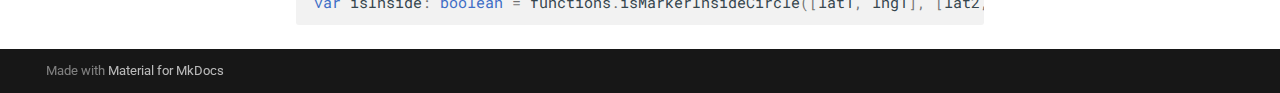
<file: algoritmos/index.html>
<!doctype html>
<html lang="en" class="no-js">
  <head>
    
      <meta charset="utf-8">
      <meta name="viewport" content="width=device-width,initial-scale=1">
      
      
      
      
        <link rel="prev" href="../base_de_datos/">
      
      
        <link rel="next" href="../mantenimientos/">
      
      
      <link rel="icon" href="../img/logo_orange.png">
      <meta name="generator" content="mkdocs-1.6.1, mkdocs-material-9.6.4">
    
    
      
        <title>Algoritmos - Documentación Apparel Solutions S.A de C.V</title>
      
    
    
      <link rel="stylesheet" href="../assets/stylesheets/main.8608ea7d.min.css">
      
      
  
  
    
    
  
    
    
  
    
    
  
    
    
  
    
    
  
    
    
  
    
    
  
    
    
  
    
    
  
    
    
  
    
    
  
    
    
  
  
  <style>:root{--md-admonition-icon--note:url('data:image/svg+xml;charset=utf-8,<svg xmlns="http://www.w3.org/2000/svg" viewBox="0 0 16 16"><path d="M1 7.775V2.75C1 1.784 1.784 1 2.75 1h5.025c.464 0 .91.184 1.238.513l6.25 6.25a1.75 1.75 0 0 1 0 2.474l-5.026 5.026a1.75 1.75 0 0 1-2.474 0l-6.25-6.25A1.75 1.75 0 0 1 1 7.775m1.5 0c0 .066.026.13.073.177l6.25 6.25a.25.25 0 0 0 .354 0l5.025-5.025a.25.25 0 0 0 0-.354l-6.25-6.25a.25.25 0 0 0-.177-.073H2.75a.25.25 0 0 0-.25.25ZM6 5a1 1 0 1 1 0 2 1 1 0 0 1 0-2"/></svg>');--md-admonition-icon--abstract:url('data:image/svg+xml;charset=utf-8,<svg xmlns="http://www.w3.org/2000/svg" viewBox="0 0 16 16"><path d="M2.5 1.75v11.5c0 .138.112.25.25.25h3.17a.75.75 0 0 1 0 1.5H2.75A1.75 1.75 0 0 1 1 13.25V1.75C1 .784 1.784 0 2.75 0h8.5C12.216 0 13 .784 13 1.75v7.736a.75.75 0 0 1-1.5 0V1.75a.25.25 0 0 0-.25-.25h-8.5a.25.25 0 0 0-.25.25m13.274 9.537zl-4.557 4.45a.75.75 0 0 1-1.055-.008l-1.943-1.95a.75.75 0 0 1 1.062-1.058l1.419 1.425 4.026-3.932a.75.75 0 1 1 1.048 1.074M4.75 4h4.5a.75.75 0 0 1 0 1.5h-4.5a.75.75 0 0 1 0-1.5M4 7.75A.75.75 0 0 1 4.75 7h2a.75.75 0 0 1 0 1.5h-2A.75.75 0 0 1 4 7.75"/></svg>');--md-admonition-icon--info:url('data:image/svg+xml;charset=utf-8,<svg xmlns="http://www.w3.org/2000/svg" viewBox="0 0 16 16"><path d="M0 8a8 8 0 1 1 16 0A8 8 0 0 1 0 8m8-6.5a6.5 6.5 0 1 0 0 13 6.5 6.5 0 0 0 0-13M6.5 7.75A.75.75 0 0 1 7.25 7h1a.75.75 0 0 1 .75.75v2.75h.25a.75.75 0 0 1 0 1.5h-2a.75.75 0 0 1 0-1.5h.25v-2h-.25a.75.75 0 0 1-.75-.75M8 6a1 1 0 1 1 0-2 1 1 0 0 1 0 2"/></svg>');--md-admonition-icon--tip:url('data:image/svg+xml;charset=utf-8,<svg xmlns="http://www.w3.org/2000/svg" viewBox="0 0 16 16"><path d="M3.499.75a.75.75 0 0 1 1.5 0v.996C5.9 2.903 6.793 3.65 7.662 4.376l.24.202c-.036-.694.055-1.422.426-2.163C9.1.873 10.794-.045 12.622.26 14.408.558 16 1.94 16 4.25c0 1.278-.954 2.575-2.44 2.734l.146.508.065.22c.203.701.412 1.455.476 2.226.142 1.707-.4 3.03-1.487 3.898C11.714 14.671 10.27 15 8.75 15h-6a.75.75 0 0 1 0-1.5h1.376a4.5 4.5 0 0 1-.563-1.191 3.84 3.84 0 0 1-.05-2.063 4.65 4.65 0 0 1-2.025-.293.75.75 0 0 1 .525-1.406c1.357.507 2.376-.006 2.698-.318l.009-.01a.747.747 0 0 1 1.06 0 .75.75 0 0 1-.012 1.074c-.912.92-.992 1.835-.768 2.586.221.74.745 1.337 1.196 1.621H8.75c1.343 0 2.398-.296 3.074-.836.635-.507 1.036-1.31.928-2.602-.05-.603-.216-1.224-.422-1.93l-.064-.221c-.12-.407-.246-.84-.353-1.29a2.4 2.4 0 0 1-.507-.441 3.1 3.1 0 0 1-.633-1.248.75.75 0 0 1 1.455-.364c.046.185.144.436.31.627.146.168.353.305.712.305.738 0 1.25-.615 1.25-1.25 0-1.47-.95-2.315-2.123-2.51-1.172-.196-2.227.387-2.706 1.345-.46.92-.27 1.774.019 3.062l.042.19.01.05c.348.443.666.949.94 1.553a.75.75 0 1 1-1.365.62c-.553-1.217-1.32-1.94-2.3-2.768L6.7 5.527c-.814-.68-1.75-1.462-2.692-2.619a3.7 3.7 0 0 0-1.023.88c-.406.495-.663 1.036-.722 1.508.116.122.306.21.591.239.388.038.797-.06 1.032-.19a.75.75 0 0 1 .728 1.31c-.515.287-1.23.439-1.906.373-.682-.067-1.473-.38-1.879-1.193L.75 5.677V5.5c0-.984.48-1.94 1.077-2.664.46-.559 1.05-1.055 1.673-1.353z"/></svg>');--md-admonition-icon--success:url('data:image/svg+xml;charset=utf-8,<svg xmlns="http://www.w3.org/2000/svg" viewBox="0 0 16 16"><path d="M13.78 4.22a.75.75 0 0 1 0 1.06l-7.25 7.25a.75.75 0 0 1-1.06 0L2.22 9.28a.75.75 0 0 1 .018-1.042.75.75 0 0 1 1.042-.018L6 10.94l6.72-6.72a.75.75 0 0 1 1.06 0"/></svg>');--md-admonition-icon--question:url('data:image/svg+xml;charset=utf-8,<svg xmlns="http://www.w3.org/2000/svg" viewBox="0 0 16 16"><path d="M0 8a8 8 0 1 1 16 0A8 8 0 0 1 0 8m8-6.5a6.5 6.5 0 1 0 0 13 6.5 6.5 0 0 0 0-13M6.92 6.085h.001a.749.749 0 1 1-1.342-.67c.169-.339.436-.701.849-.977C6.845 4.16 7.369 4 8 4a2.76 2.76 0 0 1 1.637.525c.503.377.863.965.863 1.725 0 .448-.115.83-.329 1.15-.205.307-.47.513-.692.662-.109.072-.22.138-.313.195l-.006.004a6 6 0 0 0-.26.16 1 1 0 0 0-.276.245.75.75 0 0 1-1.248-.832c.184-.264.42-.489.692-.661q.154-.1.313-.195l.007-.004c.1-.061.182-.11.258-.161a1 1 0 0 0 .277-.245C8.96 6.514 9 6.427 9 6.25a.61.61 0 0 0-.262-.525A1.27 1.27 0 0 0 8 5.5c-.369 0-.595.09-.74.187a1 1 0 0 0-.34.398M9 11a1 1 0 1 1-2 0 1 1 0 0 1 2 0"/></svg>');--md-admonition-icon--warning:url('data:image/svg+xml;charset=utf-8,<svg xmlns="http://www.w3.org/2000/svg" viewBox="0 0 16 16"><path d="M6.457 1.047c.659-1.234 2.427-1.234 3.086 0l6.082 11.378A1.75 1.75 0 0 1 14.082 15H1.918a1.75 1.75 0 0 1-1.543-2.575Zm1.763.707a.25.25 0 0 0-.44 0L1.698 13.132a.25.25 0 0 0 .22.368h12.164a.25.25 0 0 0 .22-.368Zm.53 3.996v2.5a.75.75 0 0 1-1.5 0v-2.5a.75.75 0 0 1 1.5 0M9 11a1 1 0 1 1-2 0 1 1 0 0 1 2 0"/></svg>');--md-admonition-icon--failure:url('data:image/svg+xml;charset=utf-8,<svg xmlns="http://www.w3.org/2000/svg" viewBox="0 0 16 16"><path d="M2.344 2.343za8 8 0 0 1 11.314 11.314A8.002 8.002 0 0 1 .234 10.089a8 8 0 0 1 2.11-7.746m1.06 10.253a6.5 6.5 0 1 0 9.108-9.275 6.5 6.5 0 0 0-9.108 9.275M6.03 4.97 8 6.94l1.97-1.97a.749.749 0 0 1 1.275.326.75.75 0 0 1-.215.734L9.06 8l1.97 1.97a.749.749 0 0 1-.326 1.275.75.75 0 0 1-.734-.215L8 9.06l-1.97 1.97a.749.749 0 0 1-1.275-.326.75.75 0 0 1 .215-.734L6.94 8 4.97 6.03a.75.75 0 0 1 .018-1.042.75.75 0 0 1 1.042-.018"/></svg>');--md-admonition-icon--danger:url('data:image/svg+xml;charset=utf-8,<svg xmlns="http://www.w3.org/2000/svg" viewBox="0 0 16 16"><path d="M9.504.43a1.516 1.516 0 0 1 2.437 1.713L10.415 5.5h2.123c1.57 0 2.346 1.909 1.22 3.004l-7.34 7.142a1.25 1.25 0 0 1-.871.354h-.302a1.25 1.25 0 0 1-1.157-1.723L5.633 10.5H3.462c-1.57 0-2.346-1.909-1.22-3.004zm1.047 1.074L3.286 8.571A.25.25 0 0 0 3.462 9H6.75a.75.75 0 0 1 .694 1.034l-1.713 4.188 6.982-6.793A.25.25 0 0 0 12.538 7H9.25a.75.75 0 0 1-.683-1.06l2.008-4.418.003-.006-.004-.009-.006-.006-.008-.001q-.005 0-.009.004"/></svg>');--md-admonition-icon--bug:url('data:image/svg+xml;charset=utf-8,<svg xmlns="http://www.w3.org/2000/svg" viewBox="0 0 16 16"><path d="M4.72.22a.75.75 0 0 1 1.06 0l1 .999a3.5 3.5 0 0 1 2.441 0l.999-1a.748.748 0 0 1 1.265.332.75.75 0 0 1-.205.729l-.775.776c.616.63.995 1.493.995 2.444v.327q0 .15-.025.292c.408.14.764.392 1.029.722l1.968-.787a.75.75 0 0 1 .556 1.392L13 7.258V9h2.25a.75.75 0 0 1 0 1.5H13v.5q-.002.615-.141 1.186l2.17.868a.75.75 0 0 1-.557 1.392l-2.184-.873A5 5 0 0 1 8 16a5 5 0 0 1-4.288-2.427l-2.183.873a.75.75 0 0 1-.558-1.392l2.17-.868A5 5 0 0 1 3 11v-.5H.75a.75.75 0 0 1 0-1.5H3V7.258L.971 6.446a.75.75 0 0 1 .558-1.392l1.967.787c.265-.33.62-.583 1.03-.722a1.7 1.7 0 0 1-.026-.292V4.5c0-.951.38-1.814.995-2.444L4.72 1.28a.75.75 0 0 1 0-1.06m.53 6.28a.75.75 0 0 0-.75.75V11a3.5 3.5 0 1 0 7 0V7.25a.75.75 0 0 0-.75-.75ZM6.173 5h3.654A.17.17 0 0 0 10 4.827V4.5a2 2 0 1 0-4 0v.327c0 .096.077.173.173.173"/></svg>');--md-admonition-icon--example:url('data:image/svg+xml;charset=utf-8,<svg xmlns="http://www.w3.org/2000/svg" viewBox="0 0 16 16"><path d="M5 5.782V2.5h-.25a.75.75 0 0 1 0-1.5h6.5a.75.75 0 0 1 0 1.5H11v3.282l3.666 5.76C15.619 13.04 14.543 15 12.767 15H3.233c-1.776 0-2.852-1.96-1.899-3.458Zm-2.4 6.565a.75.75 0 0 0 .633 1.153h9.534a.75.75 0 0 0 .633-1.153L12.225 10.5h-8.45ZM9.5 2.5h-3V6c0 .143-.04.283-.117.403L4.73 9h6.54L9.617 6.403A.75.75 0 0 1 9.5 6Z"/></svg>');--md-admonition-icon--quote:url('data:image/svg+xml;charset=utf-8,<svg xmlns="http://www.w3.org/2000/svg" viewBox="0 0 16 16"><path d="M1.75 2.5h10.5a.75.75 0 0 1 0 1.5H1.75a.75.75 0 0 1 0-1.5m4 5h8.5a.75.75 0 0 1 0 1.5h-8.5a.75.75 0 0 1 0-1.5m0 5h8.5a.75.75 0 0 1 0 1.5h-8.5a.75.75 0 0 1 0-1.5M2.5 7.75v6a.75.75 0 0 1-1.5 0v-6a.75.75 0 0 1 1.5 0"/></svg>');}</style>



    
    
      
    
    
      
        
        
        <link rel="preconnect" href="https://fonts.gstatic.com" crossorigin>
        <link rel="stylesheet" href="https://fonts.googleapis.com/css?family=Roboto:300,300i,400,400i,700,700i%7CRoboto+Mono:400,400i,700,700i&display=fallback">
        <style>:root{--md-text-font:"Roboto";--md-code-font:"Roboto Mono"}</style>
      
    
    
      <link rel="stylesheet" href="../styles/styles.css">
    
    <script>__md_scope=new URL("..",location),__md_hash=e=>[...e].reduce(((e,_)=>(e<<5)-e+_.charCodeAt(0)),0),__md_get=(e,_=localStorage,t=__md_scope)=>JSON.parse(_.getItem(t.pathname+"."+e)),__md_set=(e,_,t=localStorage,a=__md_scope)=>{try{t.setItem(a.pathname+"."+e,JSON.stringify(_))}catch(e){}}</script>
    
      

    
    
    
  </head>
  
  
    <body dir="ltr">
  
    
    <input class="md-toggle" data-md-toggle="drawer" type="checkbox" id="__drawer" autocomplete="off">
    <input class="md-toggle" data-md-toggle="search" type="checkbox" id="__search" autocomplete="off">
    <label class="md-overlay" for="__drawer"></label>
    <div data-md-component="skip">
      
        
        <a href="#algoritmos-principales" class="md-skip">
          Skip to content
        </a>
      
    </div>
    <div data-md-component="announce">
      
    </div>
    
    
      

  

<header class="md-header md-header--shadow" data-md-component="header">
  <nav class="md-header__inner md-grid" aria-label="Header">
    <a href=".." title="Documentación Apparel Solutions S.A de C.V" class="md-header__button md-logo" aria-label="Documentación Apparel Solutions S.A de C.V" data-md-component="logo">
      
  <img src="../img/logo_orange.png" alt="logo">

    </a>
    <label class="md-header__button md-icon" for="__drawer">
      
      <svg xmlns="http://www.w3.org/2000/svg" viewBox="0 0 24 24"><path d="M3 6h18v2H3zm0 5h18v2H3zm0 5h18v2H3z"/></svg>
    </label>
    <div class="md-header__title" data-md-component="header-title">
      <div class="md-header__ellipsis">
        <div class="md-header__topic">
          <span class="md-ellipsis">
            Documentación Apparel Solutions S.A de C.V
          </span>
        </div>
        <div class="md-header__topic" data-md-component="header-topic">
          <span class="md-ellipsis">
            
              Algoritmos
            
          </span>
        </div>
      </div>
    </div>
    
    
      <script>var palette=__md_get("__palette");if(palette&&palette.color){if("(prefers-color-scheme)"===palette.color.media){var media=matchMedia("(prefers-color-scheme: light)"),input=document.querySelector(media.matches?"[data-md-color-media='(prefers-color-scheme: light)']":"[data-md-color-media='(prefers-color-scheme: dark)']");palette.color.media=input.getAttribute("data-md-color-media"),palette.color.scheme=input.getAttribute("data-md-color-scheme"),palette.color.primary=input.getAttribute("data-md-color-primary"),palette.color.accent=input.getAttribute("data-md-color-accent")}for(var[key,value]of Object.entries(palette.color))document.body.setAttribute("data-md-color-"+key,value)}</script>
    
    
    
      <label class="md-header__button md-icon" for="__search">
        
        <svg xmlns="http://www.w3.org/2000/svg" viewBox="0 0 24 24"><path d="M9.5 3A6.5 6.5 0 0 1 16 9.5c0 1.61-.59 3.09-1.56 4.23l.27.27h.79l5 5-1.5 1.5-5-5v-.79l-.27-.27A6.52 6.52 0 0 1 9.5 16 6.5 6.5 0 0 1 3 9.5 6.5 6.5 0 0 1 9.5 3m0 2C7 5 5 7 5 9.5S7 14 9.5 14 14 12 14 9.5 12 5 9.5 5"/></svg>
      </label>
      <div class="md-search" data-md-component="search" role="dialog">
  <label class="md-search__overlay" for="__search"></label>
  <div class="md-search__inner" role="search">
    <form class="md-search__form" name="search">
      <input type="text" class="md-search__input" name="query" aria-label="Search" placeholder="Search" autocapitalize="off" autocorrect="off" autocomplete="off" spellcheck="false" data-md-component="search-query" required>
      <label class="md-search__icon md-icon" for="__search">
        
        <svg xmlns="http://www.w3.org/2000/svg" viewBox="0 0 24 24"><path d="M9.5 3A6.5 6.5 0 0 1 16 9.5c0 1.61-.59 3.09-1.56 4.23l.27.27h.79l5 5-1.5 1.5-5-5v-.79l-.27-.27A6.52 6.52 0 0 1 9.5 16 6.5 6.5 0 0 1 3 9.5 6.5 6.5 0 0 1 9.5 3m0 2C7 5 5 7 5 9.5S7 14 9.5 14 14 12 14 9.5 12 5 9.5 5"/></svg>
        
        <svg xmlns="http://www.w3.org/2000/svg" viewBox="0 0 24 24"><path d="M20 11v2H8l5.5 5.5-1.42 1.42L4.16 12l7.92-7.92L13.5 5.5 8 11z"/></svg>
      </label>
      <nav class="md-search__options" aria-label="Search">
        
        <button type="reset" class="md-search__icon md-icon" title="Clear" aria-label="Clear" tabindex="-1">
          
          <svg xmlns="http://www.w3.org/2000/svg" viewBox="0 0 24 24"><path d="M19 6.41 17.59 5 12 10.59 6.41 5 5 6.41 10.59 12 5 17.59 6.41 19 12 13.41 17.59 19 19 17.59 13.41 12z"/></svg>
        </button>
      </nav>
      
    </form>
    <div class="md-search__output">
      <div class="md-search__scrollwrap" tabindex="0" data-md-scrollfix>
        <div class="md-search-result" data-md-component="search-result">
          <div class="md-search-result__meta">
            Initializing search
          </div>
          <ol class="md-search-result__list" role="presentation"></ol>
        </div>
      </div>
    </div>
  </div>
</div>
    
    
  </nav>
  
</header>
    
    <div class="md-container" data-md-component="container">
      
      
        
          
        
      
      <main class="md-main" data-md-component="main">
        <div class="md-main__inner md-grid">
          
            
              
              <div class="md-sidebar md-sidebar--primary" data-md-component="sidebar" data-md-type="navigation" >
                <div class="md-sidebar__scrollwrap">
                  <div class="md-sidebar__inner">
                    



<nav class="md-nav md-nav--primary" aria-label="Navigation" data-md-level="0">
  <label class="md-nav__title" for="__drawer">
    <a href=".." title="Documentación Apparel Solutions S.A de C.V" class="md-nav__button md-logo" aria-label="Documentación Apparel Solutions S.A de C.V" data-md-component="logo">
      
  <img src="../img/logo_orange.png" alt="logo">

    </a>
    Documentación Apparel Solutions S.A de C.V
  </label>
  
  <ul class="md-nav__list" data-md-scrollfix>
    
      
      
  
  
  
  
    <li class="md-nav__item">
      <a href=".." class="md-nav__link">
        
  
  <span class="md-ellipsis">
    Guía
    
  </span>
  

      </a>
    </li>
  

    
      
      
  
  
  
  
    <li class="md-nav__item">
      <a href="../arquitectura/" class="md-nav__link">
        
  
  <span class="md-ellipsis">
    Modelo de diseño de Software
    
  </span>
  

      </a>
    </li>
  

    
      
      
  
  
  
  
    <li class="md-nav__item">
      <a href="../instalaciones/" class="md-nav__link">
        
  
  <span class="md-ellipsis">
    Instalaciones y configuraciones
    
  </span>
  

      </a>
    </li>
  

    
      
      
  
  
  
  
    <li class="md-nav__item">
      <a href="../archivos_configuracion/" class="md-nav__link">
        
  
  <span class="md-ellipsis">
    Archivos de configuración
    
  </span>
  

      </a>
    </li>
  

    
      
      
  
  
  
  
    <li class="md-nav__item">
      <a href="../comandos/" class="md-nav__link">
        
  
  <span class="md-ellipsis">
    Comandos servidores
    
  </span>
  

      </a>
    </li>
  

    
      
      
  
  
  
  
    <li class="md-nav__item">
      <a href="../infraestructura/" class="md-nav__link">
        
  
  <span class="md-ellipsis">
    Infraestructura
    
  </span>
  

      </a>
    </li>
  

    
      
      
  
  
  
  
    <li class="md-nav__item">
      <a href="../base_de_datos/" class="md-nav__link">
        
  
  <span class="md-ellipsis">
    Lenguaje de modelado UML
    
  </span>
  

      </a>
    </li>
  

    
      
      
  
  
    
  
  
  
    <li class="md-nav__item md-nav__item--active">
      
      <input class="md-nav__toggle md-toggle" type="checkbox" id="__toc">
      
      
        
      
      
        <label class="md-nav__link md-nav__link--active" for="__toc">
          
  
  <span class="md-ellipsis">
    Algoritmos
    
  </span>
  

          <span class="md-nav__icon md-icon"></span>
        </label>
      
      <a href="./" class="md-nav__link md-nav__link--active">
        
  
  <span class="md-ellipsis">
    Algoritmos
    
  </span>
  

      </a>
      
        

<nav class="md-nav md-nav--secondary" aria-label="Table of contents">
  
  
  
    
  
  
    <label class="md-nav__title" for="__toc">
      <span class="md-nav__icon md-icon"></span>
      Table of contents
    </label>
    <ul class="md-nav__list" data-md-component="toc" data-md-scrollfix>
      
        <li class="md-nav__item">
  <a href="#calculo-de-distancia-entre-dos-puntos" class="md-nav__link">
    <span class="md-ellipsis">
      Cálculo de distancia entre dos puntos
    </span>
  </a>
  
    <nav class="md-nav" aria-label="Cálculo de distancia entre dos puntos">
      <ul class="md-nav__list">
        
          <li class="md-nav__item">
  <a href="#formula" class="md-nav__link">
    <span class="md-ellipsis">
      Fórmula
    </span>
  </a>
  
</li>
        
          <li class="md-nav__item">
  <a href="#algoritmo-javascript" class="md-nav__link">
    <span class="md-ellipsis">
      Algoritmo Javascript
    </span>
  </a>
  
</li>
        
      </ul>
    </nav>
  
</li>
      
        <li class="md-nav__item">
  <a href="#calculo-de-un-punto-dentro-de-un-poligono" class="md-nav__link">
    <span class="md-ellipsis">
      Cálculo de un punto dentro de un polígono
    </span>
  </a>
  
    <nav class="md-nav" aria-label="Cálculo de un punto dentro de un polígono">
      <ul class="md-nav__list">
        
          <li class="md-nav__item">
  <a href="#algoritmo-javascript_1" class="md-nav__link">
    <span class="md-ellipsis">
      Algoritmo Javascript
    </span>
  </a>
  
</li>
        
      </ul>
    </nav>
  
</li>
      
        <li class="md-nav__item">
  <a href="#calculo-de-un-punto-dentro-de-un-circulo" class="md-nav__link">
    <span class="md-ellipsis">
      Cálculo de un punto dentro de un circulo
    </span>
  </a>
  
    <nav class="md-nav" aria-label="Cálculo de un punto dentro de un circulo">
      <ul class="md-nav__list">
        
          <li class="md-nav__item">
  <a href="#algoritmo-javascript_2" class="md-nav__link">
    <span class="md-ellipsis">
      Algoritmo Javascript
    </span>
  </a>
  
</li>
        
      </ul>
    </nav>
  
</li>
      
    </ul>
  
</nav>
      
    </li>
  

    
      
      
  
  
  
  
    <li class="md-nav__item">
      <a href="../mantenimientos/" class="md-nav__link">
        
  
  <span class="md-ellipsis">
    Mantenimientos de servidores
    
  </span>
  

      </a>
    </li>
  

    
  </ul>
</nav>
                  </div>
                </div>
              </div>
            
            
              
              <div class="md-sidebar md-sidebar--secondary" data-md-component="sidebar" data-md-type="toc" >
                <div class="md-sidebar__scrollwrap">
                  <div class="md-sidebar__inner">
                    

<nav class="md-nav md-nav--secondary" aria-label="Table of contents">
  
  
  
    
  
  
    <label class="md-nav__title" for="__toc">
      <span class="md-nav__icon md-icon"></span>
      Table of contents
    </label>
    <ul class="md-nav__list" data-md-component="toc" data-md-scrollfix>
      
        <li class="md-nav__item">
  <a href="#calculo-de-distancia-entre-dos-puntos" class="md-nav__link">
    <span class="md-ellipsis">
      Cálculo de distancia entre dos puntos
    </span>
  </a>
  
    <nav class="md-nav" aria-label="Cálculo de distancia entre dos puntos">
      <ul class="md-nav__list">
        
          <li class="md-nav__item">
  <a href="#formula" class="md-nav__link">
    <span class="md-ellipsis">
      Fórmula
    </span>
  </a>
  
</li>
        
          <li class="md-nav__item">
  <a href="#algoritmo-javascript" class="md-nav__link">
    <span class="md-ellipsis">
      Algoritmo Javascript
    </span>
  </a>
  
</li>
        
      </ul>
    </nav>
  
</li>
      
        <li class="md-nav__item">
  <a href="#calculo-de-un-punto-dentro-de-un-poligono" class="md-nav__link">
    <span class="md-ellipsis">
      Cálculo de un punto dentro de un polígono
    </span>
  </a>
  
    <nav class="md-nav" aria-label="Cálculo de un punto dentro de un polígono">
      <ul class="md-nav__list">
        
          <li class="md-nav__item">
  <a href="#algoritmo-javascript_1" class="md-nav__link">
    <span class="md-ellipsis">
      Algoritmo Javascript
    </span>
  </a>
  
</li>
        
      </ul>
    </nav>
  
</li>
      
        <li class="md-nav__item">
  <a href="#calculo-de-un-punto-dentro-de-un-circulo" class="md-nav__link">
    <span class="md-ellipsis">
      Cálculo de un punto dentro de un circulo
    </span>
  </a>
  
    <nav class="md-nav" aria-label="Cálculo de un punto dentro de un circulo">
      <ul class="md-nav__list">
        
          <li class="md-nav__item">
  <a href="#algoritmo-javascript_2" class="md-nav__link">
    <span class="md-ellipsis">
      Algoritmo Javascript
    </span>
  </a>
  
</li>
        
      </ul>
    </nav>
  
</li>
      
    </ul>
  
</nav>
                  </div>
                </div>
              </div>
            
          
          
            <div class="md-content" data-md-component="content">
              <article class="md-content__inner md-typeset">
                
                  



<h1 id="algoritmos-principales">Algoritmos principales</h1>
<h2 id="calculo-de-distancia-entre-dos-puntos">Cálculo de distancia entre dos puntos</h2>
<h3 id="formula">Fórmula</h3>
<p>Es una ecuación utilizada para calculo de distancias de un circulo entre dos puntos, conociendo sus latitudes y longitudes.</p>
<p>Para cualquier par de puntos sobre una esfera (radianes): </p>
<blockquote>
<p><img alt="image info" src="../img/f_semiverseno.svg" /></p>
</blockquote>
<p>donde</p>
<ul>
<li>semiversin es la función semiverseno, semiversin (θ) = sin2 (θ/2) = (1 - cos (θ))/2</li>
<li>d es la distancia entre dos puntos (sobre un círculo máximo de la esfera, véase distancia esférica),</li>
<li>R es el radio de la esfera,</li>
<li>φ 1 es la latitud del punto 1,</li>
<li>φ 2 es la latitud del punto 2, y</li>
<li>Δ λ es la diferencia de longitudes</li>
</ul>
<h3 id="algoritmo-javascript">Algoritmo Javascript</h3>
<p>Se crea un archivo typescript llamado <code>functions.ts</code> y creamos una funcion llamado: <code>haversineDistance</code></p>
<p><strong>Código:</strong>
<div class="highlight"><pre><span></span><code><span class="k">export</span><span class="w"> </span><span class="kd">const</span><span class="w"> </span><span class="nx">haversineDistance</span><span class="w"> </span><span class="o">=</span><span class="w"> </span><span class="p">([</span><span class="nx">lat1</span><span class="p">,</span><span class="w"> </span><span class="nx">lon1</span><span class="p">]</span><span class="o">:</span><span class="w"> </span><span class="nx">number</span><span class="p">[],</span><span class="w"> </span><span class="p">[</span><span class="nx">lat2</span><span class="p">,</span><span class="w"> </span><span class="nx">lon2</span><span class="p">]</span><span class="o">:</span><span class="w"> </span><span class="nx">number</span><span class="p">[],</span><span class="w"> </span><span class="nx">isMiles</span><span class="o">:</span><span class="w"> </span><span class="kr">boolean</span><span class="w"> </span><span class="o">=</span><span class="w"> </span><span class="kc">false</span><span class="p">)</span><span class="w"> </span><span class="p">=&gt;</span><span class="w"> </span><span class="p">{</span>

<span class="w">        </span><span class="kd">const</span><span class="w"> </span><span class="nx">toRadian</span><span class="w"> </span><span class="o">=</span><span class="w"> </span><span class="p">(</span><span class="nx">angle</span><span class="o">:</span><span class="w"> </span><span class="nx">number</span><span class="p">)</span><span class="w"> </span><span class="p">=&gt;</span><span class="w"> </span><span class="p">(</span><span class="nb">Math</span><span class="p">.</span><span class="nx">PI</span><span class="w"> </span><span class="o">/</span><span class="w"> </span><span class="mf">180</span><span class="p">)</span><span class="w"> </span><span class="o">*</span><span class="w"> </span><span class="nx">angle</span><span class="p">;</span>
<span class="w">        </span><span class="kd">const</span><span class="w"> </span><span class="nx">distance</span><span class="w"> </span><span class="o">=</span><span class="w"> </span><span class="p">(</span><span class="nx">a</span><span class="o">:</span><span class="w"> </span><span class="nx">number</span><span class="p">,</span><span class="w"> </span><span class="nx">b</span><span class="o">:</span><span class="w"> </span><span class="nx">number</span><span class="p">)</span><span class="w"> </span><span class="p">=&gt;</span><span class="w"> </span><span class="p">(</span><span class="nb">Math</span><span class="p">.</span><span class="nx">PI</span><span class="w"> </span><span class="o">/</span><span class="w"> </span><span class="mf">180</span><span class="p">)</span><span class="w"> </span><span class="o">*</span><span class="w"> </span><span class="p">(</span><span class="nx">a</span><span class="w"> </span><span class="o">-</span><span class="w"> </span><span class="nx">b</span><span class="p">);</span>
<span class="w">        </span><span class="kd">const</span><span class="w"> </span><span class="nx">RADIUS_OF_EARTH_IN_KM</span><span class="w"> </span><span class="o">=</span><span class="w"> </span><span class="mf">6371</span><span class="p">;</span>

<span class="w">        </span><span class="kd">const</span><span class="w"> </span><span class="nx">dLat</span><span class="w"> </span><span class="o">=</span><span class="w"> </span><span class="nx">distance</span><span class="p">(</span><span class="nx">lat2</span><span class="p">,</span><span class="w"> </span><span class="nx">lat1</span><span class="p">);</span>
<span class="w">        </span><span class="kd">const</span><span class="w"> </span><span class="nx">dLon</span><span class="w"> </span><span class="o">=</span><span class="w"> </span><span class="nx">distance</span><span class="p">(</span><span class="nx">lon2</span><span class="p">,</span><span class="w"> </span><span class="nx">lon1</span><span class="p">);</span>

<span class="w">        </span><span class="nx">lat1</span><span class="w"> </span><span class="o">=</span><span class="w"> </span><span class="nx">toRadian</span><span class="p">(</span><span class="nx">lat1</span><span class="p">);</span>
<span class="w">        </span><span class="nx">lat2</span><span class="w"> </span><span class="o">=</span><span class="w"> </span><span class="nx">toRadian</span><span class="p">(</span><span class="nx">lat2</span><span class="p">);</span>

<span class="w">        </span><span class="c1">// Haversine Formula</span>
<span class="w">        </span><span class="kd">const</span><span class="w"> </span><span class="nx">a</span><span class="w"> </span><span class="o">=</span>
<span class="w">          </span><span class="nb">Math</span><span class="p">.</span><span class="nx">pow</span><span class="p">(</span><span class="nb">Math</span><span class="p">.</span><span class="nx">sin</span><span class="p">(</span><span class="nx">dLat</span><span class="w"> </span><span class="o">/</span><span class="w"> </span><span class="mf">2</span><span class="p">),</span><span class="w"> </span><span class="mf">2</span><span class="p">)</span><span class="w"> </span><span class="o">+</span>
<span class="w">          </span><span class="nb">Math</span><span class="p">.</span><span class="nx">pow</span><span class="p">(</span><span class="nb">Math</span><span class="p">.</span><span class="nx">sin</span><span class="p">(</span><span class="nx">dLon</span><span class="w"> </span><span class="o">/</span><span class="w"> </span><span class="mf">2</span><span class="p">),</span><span class="w"> </span><span class="mf">2</span><span class="p">)</span><span class="w"> </span><span class="o">*</span><span class="w"> </span><span class="nb">Math</span><span class="p">.</span><span class="nx">cos</span><span class="p">(</span><span class="nx">lat1</span><span class="p">)</span><span class="w"> </span><span class="o">*</span><span class="w"> </span><span class="nb">Math</span><span class="p">.</span><span class="nx">cos</span><span class="p">(</span><span class="nx">lat2</span><span class="p">);</span>
<span class="w">        </span><span class="kd">const</span><span class="w"> </span><span class="nx">c</span><span class="w"> </span><span class="o">=</span><span class="w"> </span><span class="mf">2</span><span class="w"> </span><span class="o">*</span><span class="w"> </span><span class="nb">Math</span><span class="p">.</span><span class="nx">asin</span><span class="p">(</span><span class="nb">Math</span><span class="p">.</span><span class="nx">sqrt</span><span class="p">(</span><span class="nx">a</span><span class="p">));</span>

<span class="w">        </span><span class="kd">let</span><span class="w"> </span><span class="nx">finalDistance</span><span class="w"> </span><span class="o">=</span><span class="w"> </span><span class="nx">RADIUS_OF_EARTH_IN_KM</span><span class="w"> </span><span class="o">*</span><span class="w"> </span><span class="nx">c</span><span class="p">;</span>

<span class="w">        </span><span class="k">if</span><span class="w"> </span><span class="p">(</span><span class="nx">isMiles</span><span class="p">)</span><span class="w"> </span><span class="p">{</span>
<span class="w">          </span><span class="nx">finalDistance</span><span class="w"> </span><span class="o">/=</span><span class="w"> </span><span class="mf">1.60934</span><span class="p">;</span>
<span class="w">        </span><span class="p">}</span>

<span class="w">        </span><span class="k">return</span><span class="w"> </span><span class="nx">finalDistance</span><span class="o">*</span><span class="mf">1000</span><span class="p">;</span>
<span class="p">};</span>
</code></pre></div></p>
<p><strong>Uso:</strong></p>
<div class="highlight"><pre><span></span><code><span class="k">import</span><span class="w"> </span><span class="o">*</span><span class="w"> </span><span class="kr">as</span><span class="w"> </span><span class="nx">functions</span><span class="w"> </span><span class="kr">from</span><span class="w"> </span><span class="s1">&#39;../funtions/global-functions&#39;</span><span class="p">;</span>

<span class="kd">var</span><span class="w"> </span><span class="nx">distancia</span><span class="w"> </span><span class="o">=</span><span class="w"> </span><span class="nx">functions</span><span class="p">.</span><span class="nx">haversineDistance</span><span class="p">([</span><span class="nx">latitud1</span><span class="p">,</span><span class="w"> </span><span class="nx">longitud1</span><span class="p">],</span><span class="w"> </span><span class="p">[</span><span class="nx">latitud2</span><span class="p">,</span><span class="w"> </span><span class="nx">longitud2</span><span class="p">]);</span>
</code></pre></div>
<h2 id="calculo-de-un-punto-dentro-de-un-poligono">Cálculo de un punto dentro de un polígono</h2>
<p><strong>Ray casting</strong> hace referencia al uso de la intersección rayo-superficie para solucionar una variedad de problemas en gráficos por ordenador y geometría computacional. el siguiente algoritmo resuelve un problema de evaluar si una coordenada en el espacio esta o no dentro del polígono.</p>
<h3 id="algoritmo-javascript_1">Algoritmo Javascript</h3>
<p>Se crea un archivo typescript llamado <code>functions.ts</code> y creamos una funcion llamado: <code>isMarkerInsidePolygonPoint</code></p>
<p><strong>Código:</strong>
<div class="highlight"><pre><span></span><code><span class="k">export</span><span class="w"> </span><span class="kd">function</span><span class="w"> </span><span class="nx">isMarkerInsidePolygonPoint</span><span class="p">(</span><span class="nx">lat</span><span class="o">:</span><span class="w"> </span><span class="nx">any</span><span class="p">,</span><span class="w"> </span><span class="nx">lng</span><span class="o">:</span><span class="w"> </span><span class="nx">any</span><span class="p">,</span><span class="w"> </span><span class="nx">poly</span><span class="o">:</span><span class="w"> </span><span class="nx">any</span><span class="p">)</span><span class="w"> </span><span class="p">{</span>
<span class="w">    </span><span class="kd">let</span><span class="w"> </span><span class="nx">inside</span><span class="w"> </span><span class="o">=</span><span class="w"> </span><span class="kc">false</span><span class="p">;</span>
<span class="w">    </span><span class="kd">const</span><span class="w"> </span><span class="nx">x</span><span class="w"> </span><span class="o">=</span><span class="w"> </span><span class="nx">lat</span><span class="p">;</span>
<span class="w">    </span><span class="kd">const</span><span class="w"> </span><span class="nx">y</span><span class="w"> </span><span class="o">=</span><span class="w"> </span><span class="nx">lng</span><span class="p">;</span>
<span class="w">    </span><span class="c1">// console.log(&#39;poly: &#39;, poly);</span>
<span class="w">    </span><span class="kd">const</span><span class="w"> </span><span class="nx">polyPoints</span><span class="w"> </span><span class="o">=</span><span class="w"> </span><span class="nx">poly</span><span class="p">;</span>
<span class="w">    </span><span class="k">for</span><span class="w"> </span><span class="p">(</span><span class="kd">let</span><span class="w"> </span><span class="nx">i</span><span class="w"> </span><span class="o">=</span><span class="w"> </span><span class="mf">0</span><span class="p">,</span><span class="w"> </span><span class="nx">j</span><span class="w"> </span><span class="o">=</span><span class="w"> </span><span class="nx">polyPoints</span><span class="p">.</span><span class="nx">length</span><span class="w"> </span><span class="o">-</span><span class="w"> </span><span class="mf">1</span><span class="p">;</span><span class="w"> </span><span class="nx">i</span><span class="w"> </span><span class="o">&lt;</span><span class="w"> </span><span class="nx">polyPoints</span><span class="p">.</span><span class="nx">length</span><span class="p">;</span><span class="w"> </span><span class="nx">j</span><span class="w"> </span><span class="o">=</span><span class="w"> </span><span class="nx">i</span><span class="o">++</span><span class="p">)</span><span class="w"> </span><span class="p">{</span>
<span class="w">        </span><span class="kd">const</span><span class="w"> </span><span class="nx">xi</span><span class="w"> </span><span class="o">=</span><span class="w"> </span><span class="nx">polyPoints</span><span class="p">[</span><span class="nx">i</span><span class="p">].</span><span class="nx">lat</span><span class="p">;</span>
<span class="w">        </span><span class="kd">const</span><span class="w"> </span><span class="nx">yi</span><span class="w"> </span><span class="o">=</span><span class="w"> </span><span class="nx">polyPoints</span><span class="p">[</span><span class="nx">i</span><span class="p">].</span><span class="nx">lng</span><span class="p">;</span>
<span class="w">        </span><span class="kd">const</span><span class="w"> </span><span class="nx">xj</span><span class="w"> </span><span class="o">=</span><span class="w"> </span><span class="nx">polyPoints</span><span class="p">[</span><span class="nx">j</span><span class="p">].</span><span class="nx">lat</span><span class="p">;</span>
<span class="w">        </span><span class="kd">const</span><span class="w"> </span><span class="nx">yj</span><span class="w"> </span><span class="o">=</span><span class="w"> </span><span class="nx">polyPoints</span><span class="p">[</span><span class="nx">j</span><span class="p">].</span><span class="nx">lng</span><span class="p">;</span>

<span class="w">        </span><span class="kd">const</span><span class="w"> </span><span class="nx">intersect</span><span class="w"> </span><span class="o">=</span><span class="w"> </span><span class="p">((</span><span class="nx">yi</span><span class="w"> </span><span class="o">&gt;</span><span class="w"> </span><span class="nx">y</span><span class="p">)</span><span class="w"> </span><span class="o">!==</span><span class="w"> </span><span class="p">(</span><span class="nx">yj</span><span class="w"> </span><span class="o">&gt;</span><span class="w"> </span><span class="nx">y</span><span class="p">))</span>
<span class="w">            </span><span class="o">&amp;&amp;</span><span class="w"> </span><span class="p">(</span><span class="nx">x</span><span class="w"> </span><span class="o">&lt;</span><span class="w"> </span><span class="p">(</span><span class="nx">xj</span><span class="w"> </span><span class="o">-</span><span class="w"> </span><span class="nx">xi</span><span class="p">)</span><span class="w"> </span><span class="o">*</span><span class="w"> </span><span class="p">(</span><span class="nx">y</span><span class="w"> </span><span class="o">-</span><span class="w"> </span><span class="nx">yi</span><span class="p">)</span><span class="w"> </span><span class="o">/</span><span class="w"> </span><span class="p">(</span><span class="nx">yj</span><span class="w"> </span><span class="o">-</span><span class="w"> </span><span class="nx">yi</span><span class="p">)</span><span class="w"> </span><span class="o">+</span><span class="w"> </span><span class="nx">xi</span><span class="p">);</span>
<span class="w">        </span><span class="k">if</span><span class="w"> </span><span class="p">(</span><span class="nx">intersect</span><span class="p">)</span><span class="w"> </span><span class="nx">inside</span><span class="w"> </span><span class="o">=</span><span class="w"> </span><span class="o">!</span><span class="nx">inside</span><span class="p">;</span>
<span class="w">    </span><span class="p">}</span>

<span class="w">    </span><span class="k">return</span><span class="w"> </span><span class="nx">inside</span><span class="p">;</span>
<span class="p">}</span>
</code></pre></div>
<strong>Uso:</strong>
<div class="highlight"><pre><span></span><code>import * as functions from &#39;../funtions/global-functions&#39;;

var isInside: boolean = functions.isMarkerInsidePolygonPoint(lat0, lng0, [{lat: lat1, lng: lng1},{lat: lat2, lng: lng2},{lat: lat3, lng: lng3}]);
</code></pre></div></p>
<h2 id="calculo-de-un-punto-dentro-de-un-circulo">Cálculo de un punto dentro de un circulo</h2>
<p>La fórmula para saber si un punto (latitud, longitud) está dentro de un circulo es basicamente evaluar un punto cualquiera y el punto centro del circulo y evaluar si es mayor a su radio de ser que es un número menos, significa que el punto está dentro del circulo de lo contrario no.</p>
<h3 id="algoritmo-javascript_2">Algoritmo Javascript</h3>
<p>Se crea un archivo typescript llamado <code>functions.ts</code> y creamos una funcion llamado: <code>isMarkerInsideCircle</code></p>
<p><strong>Código:</strong>
<div class="highlight"><pre><span></span><code><span class="k">export</span><span class="w"> </span><span class="kd">function</span><span class="w"> </span><span class="nx">isMarkerInsideCircle</span><span class="p">([</span><span class="nx">lat1</span><span class="p">,</span><span class="w"> </span><span class="nx">lon1</span><span class="p">]</span><span class="o">:</span><span class="w"> </span><span class="nx">number</span><span class="p">[],</span><span class="w"> </span><span class="p">[</span><span class="nx">lat2</span><span class="p">,</span><span class="w"> </span><span class="nx">lon2</span><span class="p">,</span><span class="w"> </span><span class="nx">radio</span><span class="p">]</span><span class="o">:</span><span class="w"> </span><span class="nx">number</span><span class="p">[])</span><span class="w"> </span><span class="p">{</span>
<span class="w">    </span><span class="kd">var</span><span class="w"> </span><span class="nx">d</span><span class="w"> </span><span class="o">=</span><span class="w"> </span><span class="nx">haversineDistance</span><span class="p">([</span><span class="nx">lat1</span><span class="p">,</span><span class="w"> </span><span class="nx">lon1</span><span class="p">],</span><span class="w"> </span><span class="p">[</span><span class="nx">lat2</span><span class="p">,</span><span class="w"> </span><span class="nx">lon2</span><span class="p">]);</span>
<span class="w">    </span><span class="k">if</span><span class="p">(</span><span class="nx">d</span><span class="w"> </span><span class="o">&lt;</span><span class="w"> </span><span class="nx">radio</span><span class="p">)</span><span class="w"> </span><span class="p">{</span>
<span class="w">        </span><span class="k">return</span><span class="w"> </span><span class="kc">true</span><span class="p">;</span>
<span class="w">    </span><span class="p">}</span><span class="w"> </span><span class="k">else</span><span class="w"> </span><span class="p">{</span>
<span class="w">        </span><span class="k">return</span><span class="w"> </span><span class="kc">false</span><span class="p">;</span>
<span class="w">    </span><span class="p">}</span>
<span class="p">}</span>
</code></pre></div>
<strong>Uso:</strong>
<div class="highlight"><pre><span></span><code><span class="k">import</span><span class="w"> </span><span class="o">*</span><span class="w"> </span><span class="kr">as</span><span class="w"> </span><span class="nx">functions</span><span class="w"> </span><span class="kr">from</span><span class="w"> </span><span class="s1">&#39;../funtions/global-functions&#39;</span><span class="p">;</span>

<span class="kd">var</span><span class="w"> </span><span class="nx">isInside</span><span class="o">:</span><span class="w"> </span><span class="kr">boolean</span><span class="w"> </span><span class="o">=</span><span class="w"> </span><span class="nx">functions</span><span class="p">.</span><span class="nx">isMarkerInsideCircle</span><span class="p">([</span><span class="nx">lat1</span><span class="p">,</span><span class="w"> </span><span class="nx">lng1</span><span class="p">],</span><span class="w"> </span><span class="p">[</span><span class="nx">lat2</span><span class="p">,</span><span class="w"> </span><span class="nx">lng2</span><span class="p">,</span><span class="w"> </span><span class="nx">radio</span><span class="p">]]);</span>
</code></pre></div></p>












                
              </article>
            </div>
          
          
<script>var target=document.getElementById(location.hash.slice(1));target&&target.name&&(target.checked=target.name.startsWith("__tabbed_"))</script>
        </div>
        
      </main>
      
        <footer class="md-footer">
  
  <div class="md-footer-meta md-typeset">
    <div class="md-footer-meta__inner md-grid">
      <div class="md-copyright">
  
  
    Made with
    <a href="https://squidfunk.github.io/mkdocs-material/" target="_blank" rel="noopener">
      Material for MkDocs
    </a>
  
</div>
      
    </div>
  </div>
</footer>
      
    </div>
    <div class="md-dialog" data-md-component="dialog">
      <div class="md-dialog__inner md-typeset"></div>
    </div>
    
    
    <script id="__config" type="application/json">{"base": "..", "features": [], "search": "../assets/javascripts/workers/search.f8cc74c7.min.js", "translations": {"clipboard.copied": "Copied to clipboard", "clipboard.copy": "Copy to clipboard", "search.result.more.one": "1 more on this page", "search.result.more.other": "# more on this page", "search.result.none": "No matching documents", "search.result.one": "1 matching document", "search.result.other": "# matching documents", "search.result.placeholder": "Type to start searching", "search.result.term.missing": "Missing", "select.version": "Select version"}}</script>
    
    
      <script src="../assets/javascripts/bundle.f1b6f286.min.js"></script>
      
    
  </body>
</html>
</file>
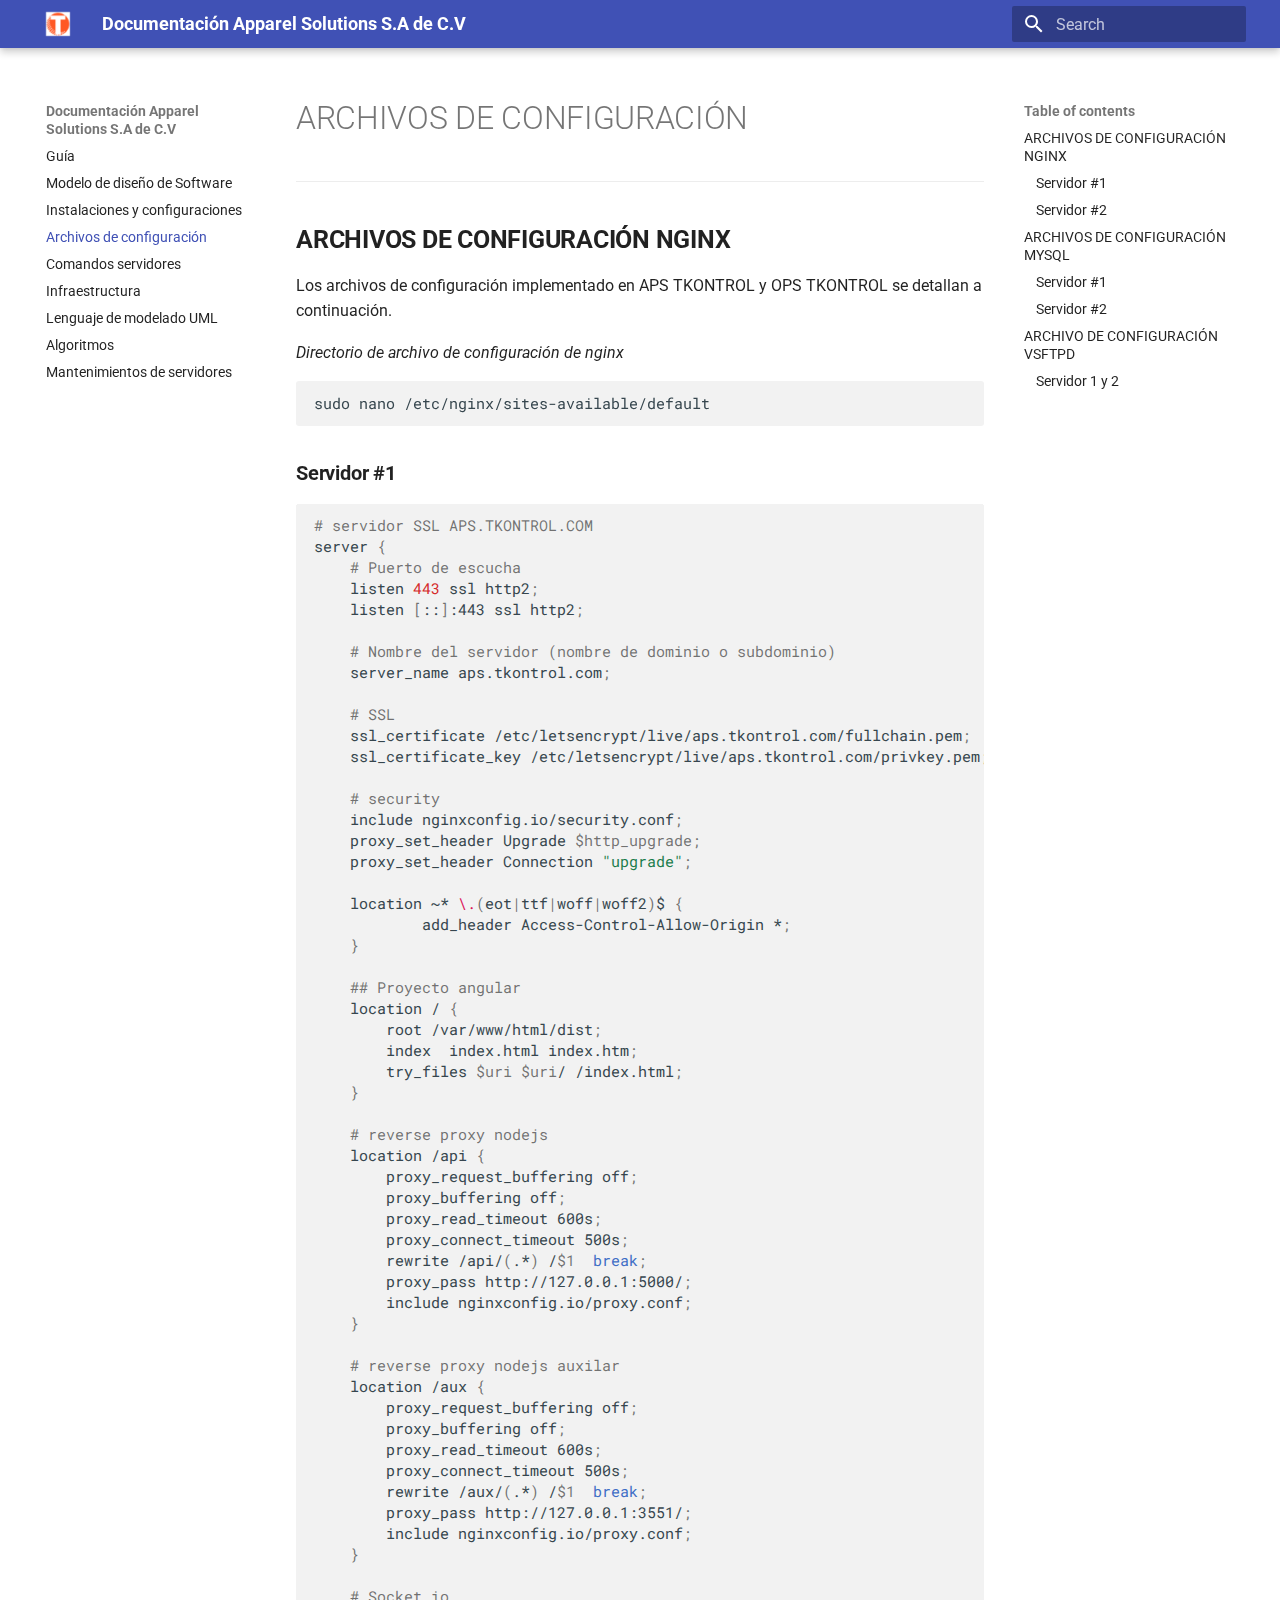
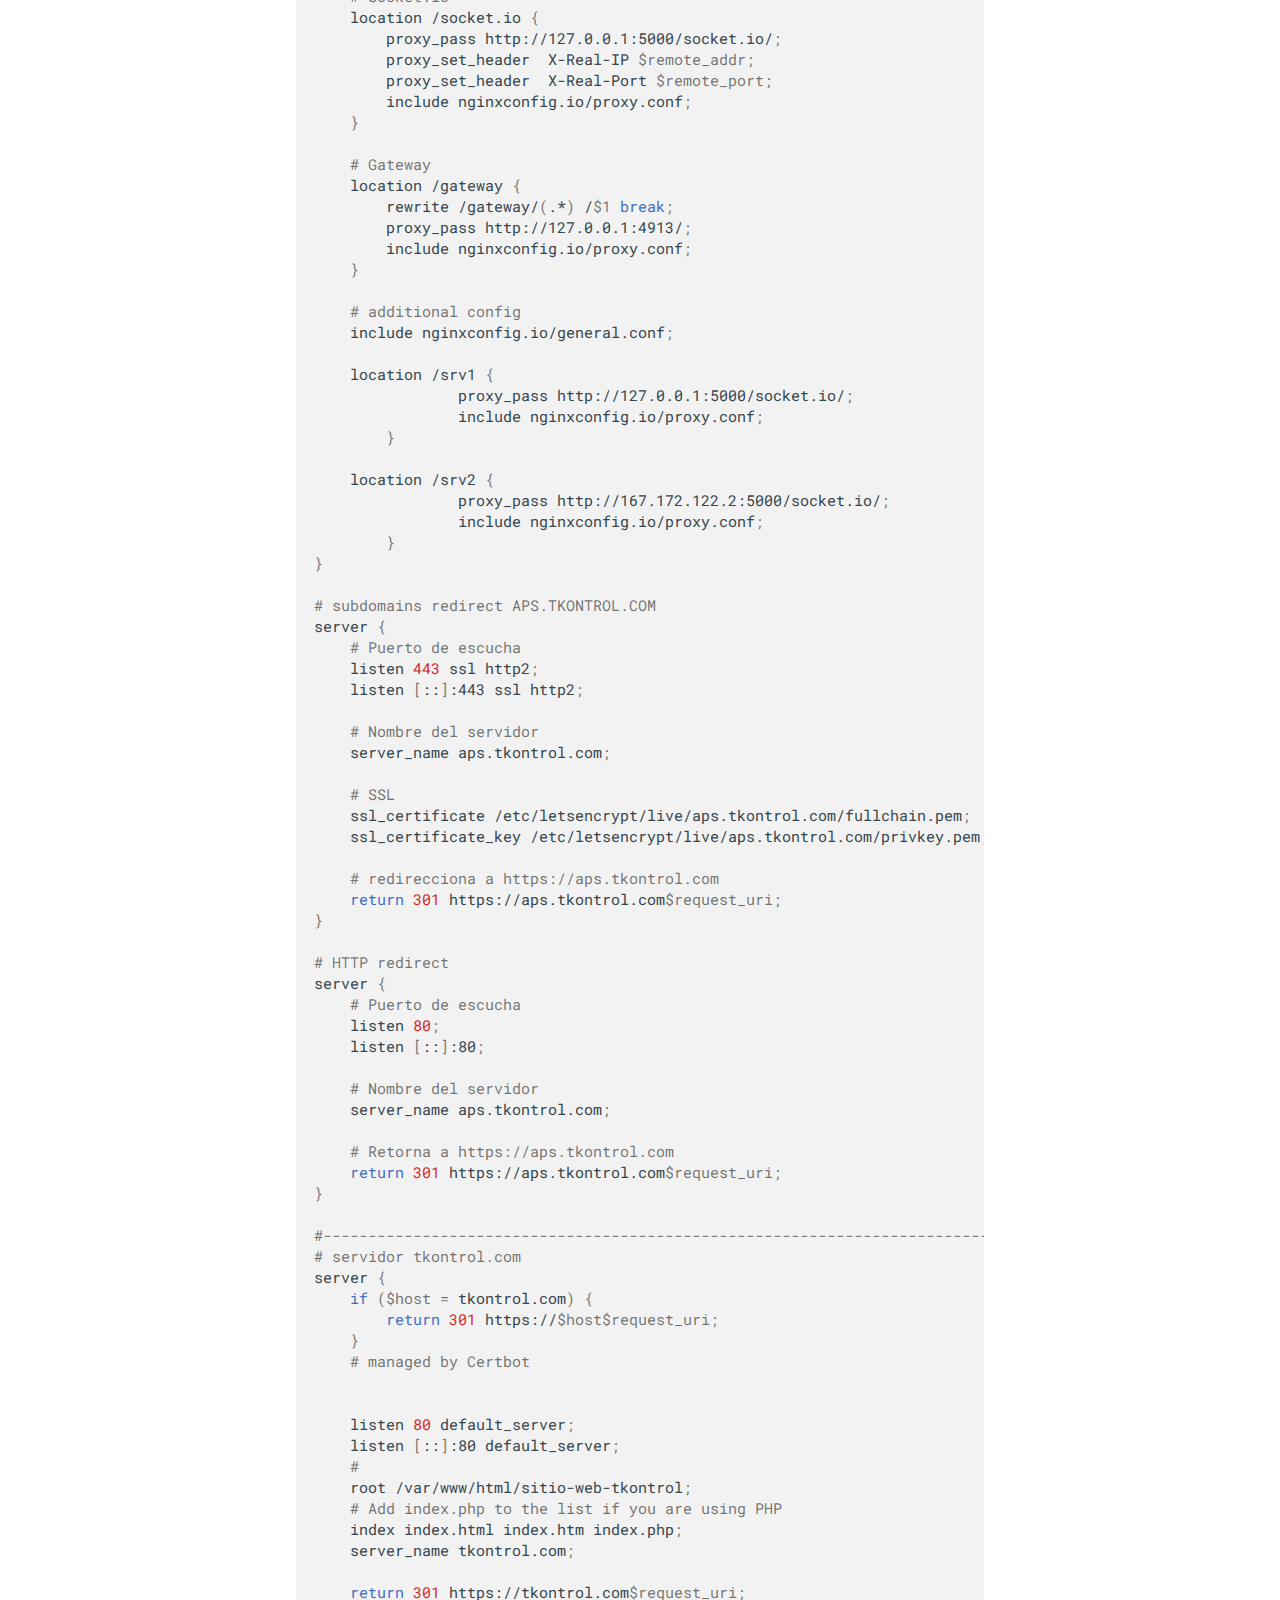
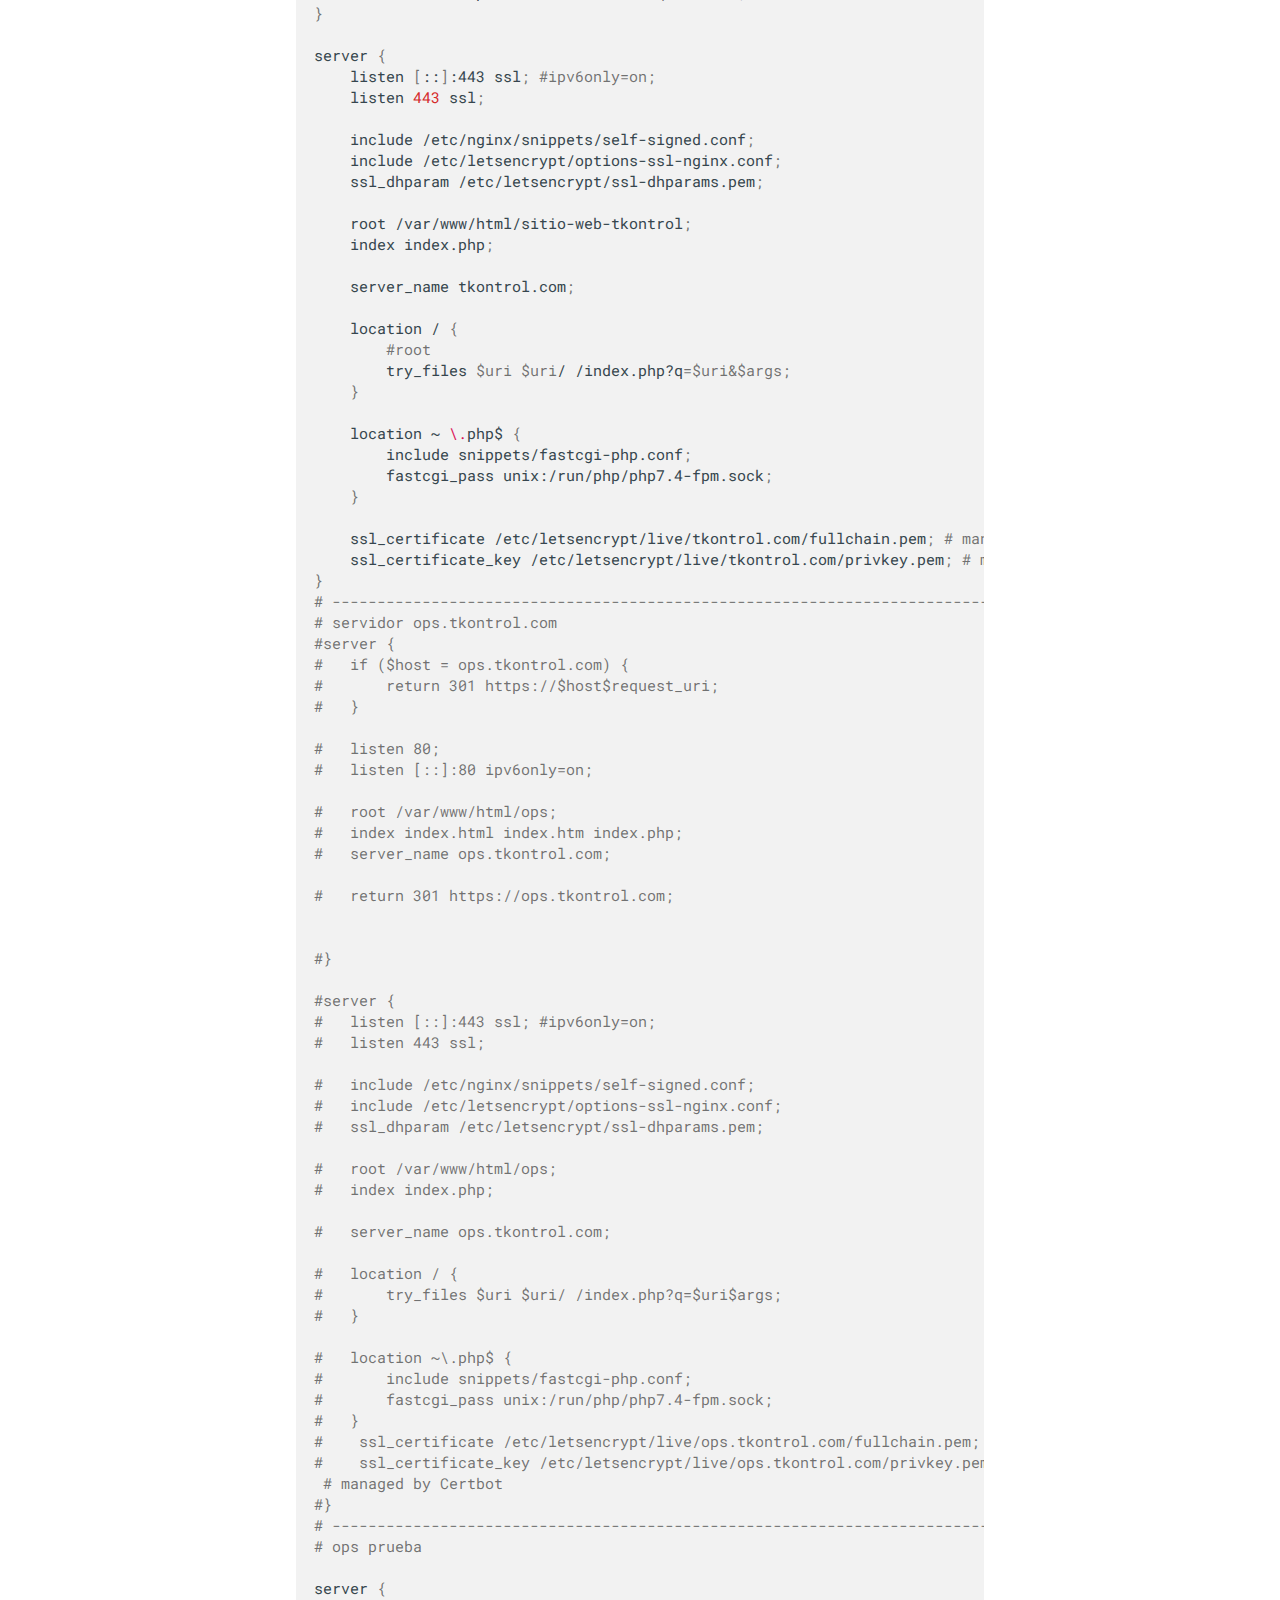
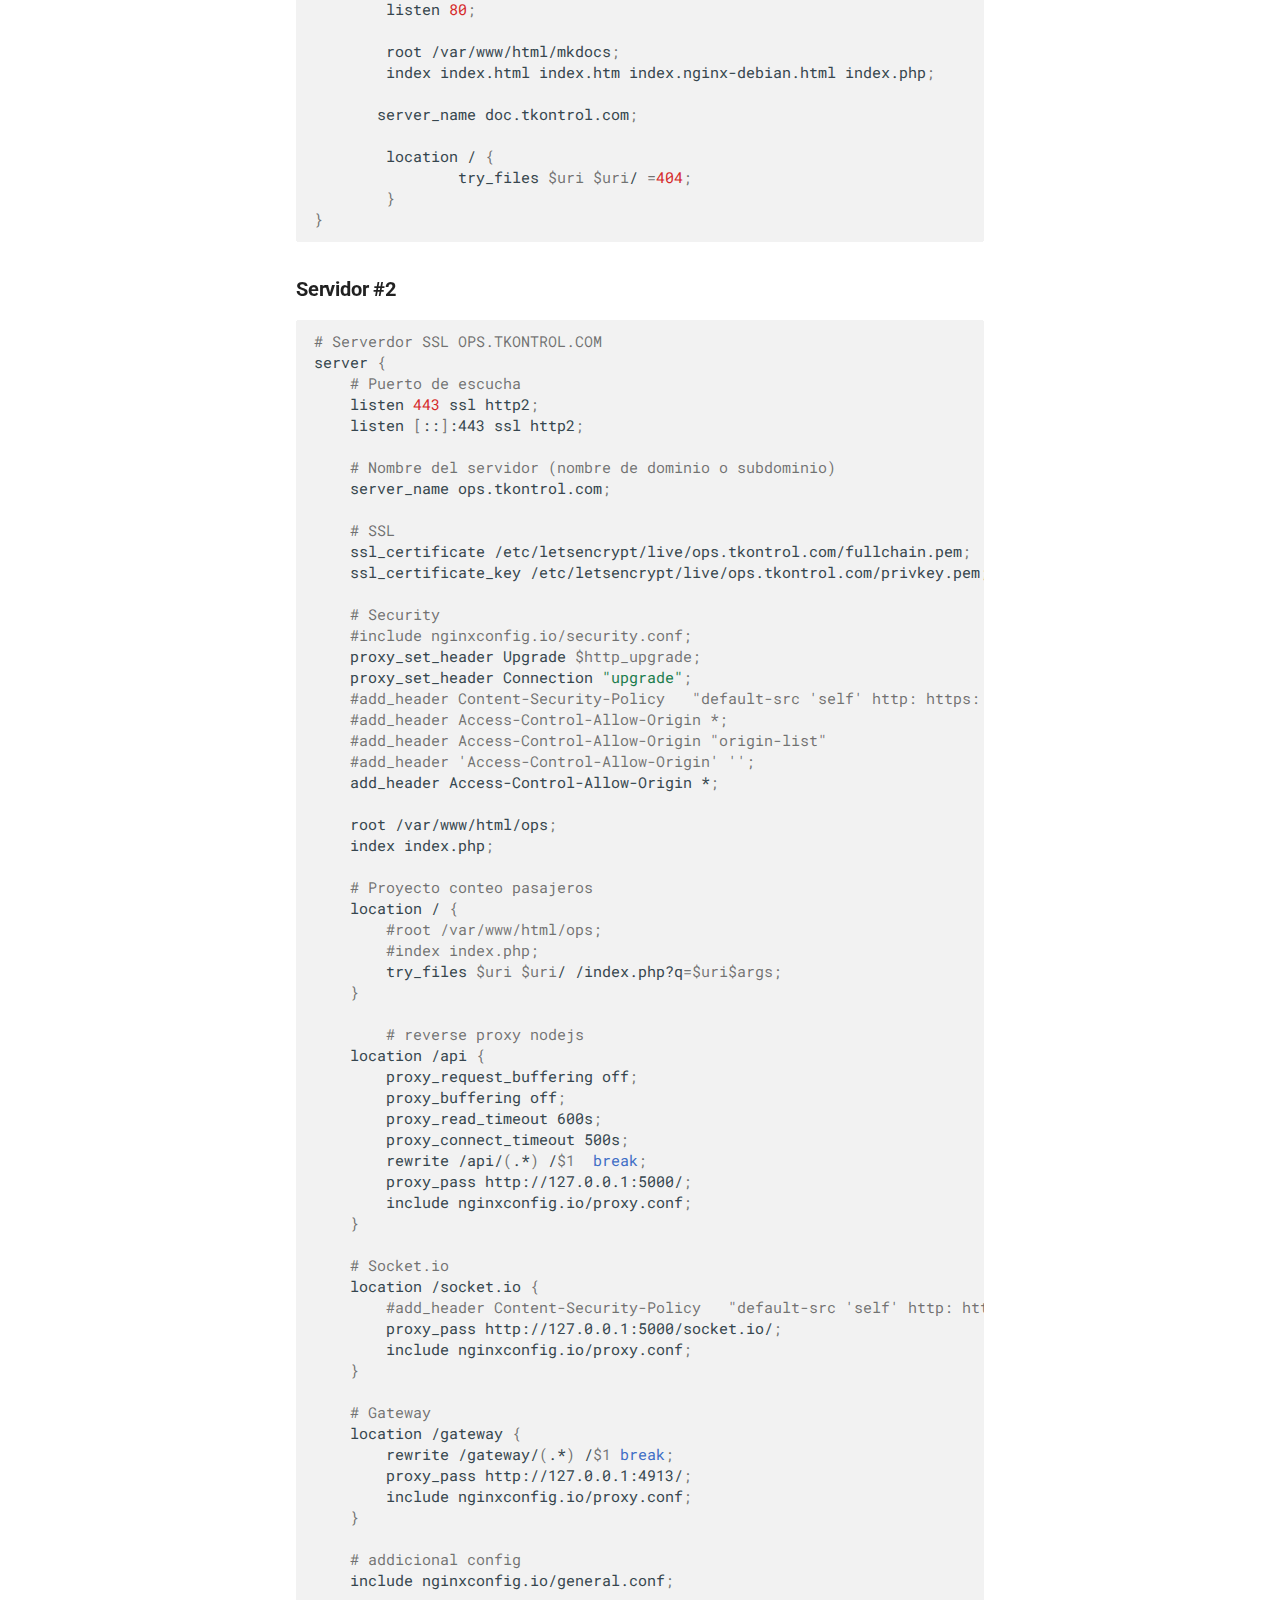
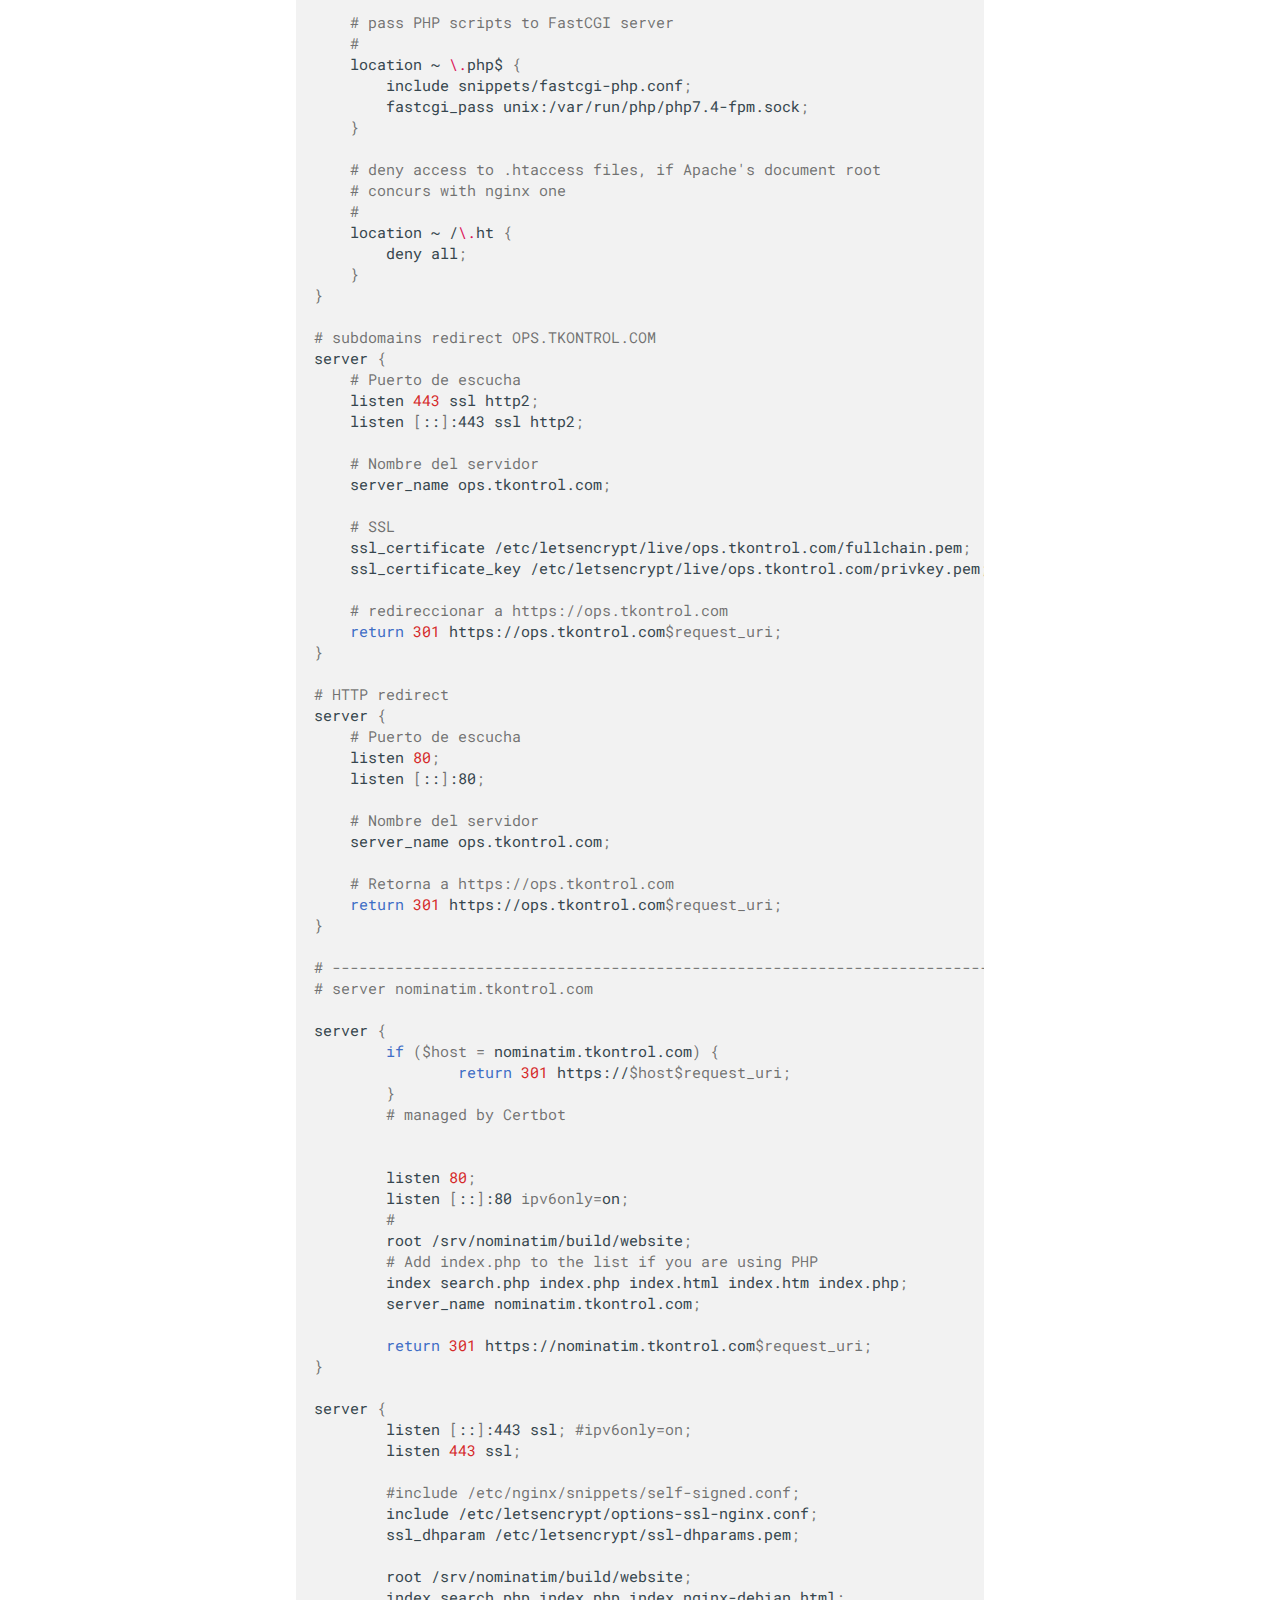
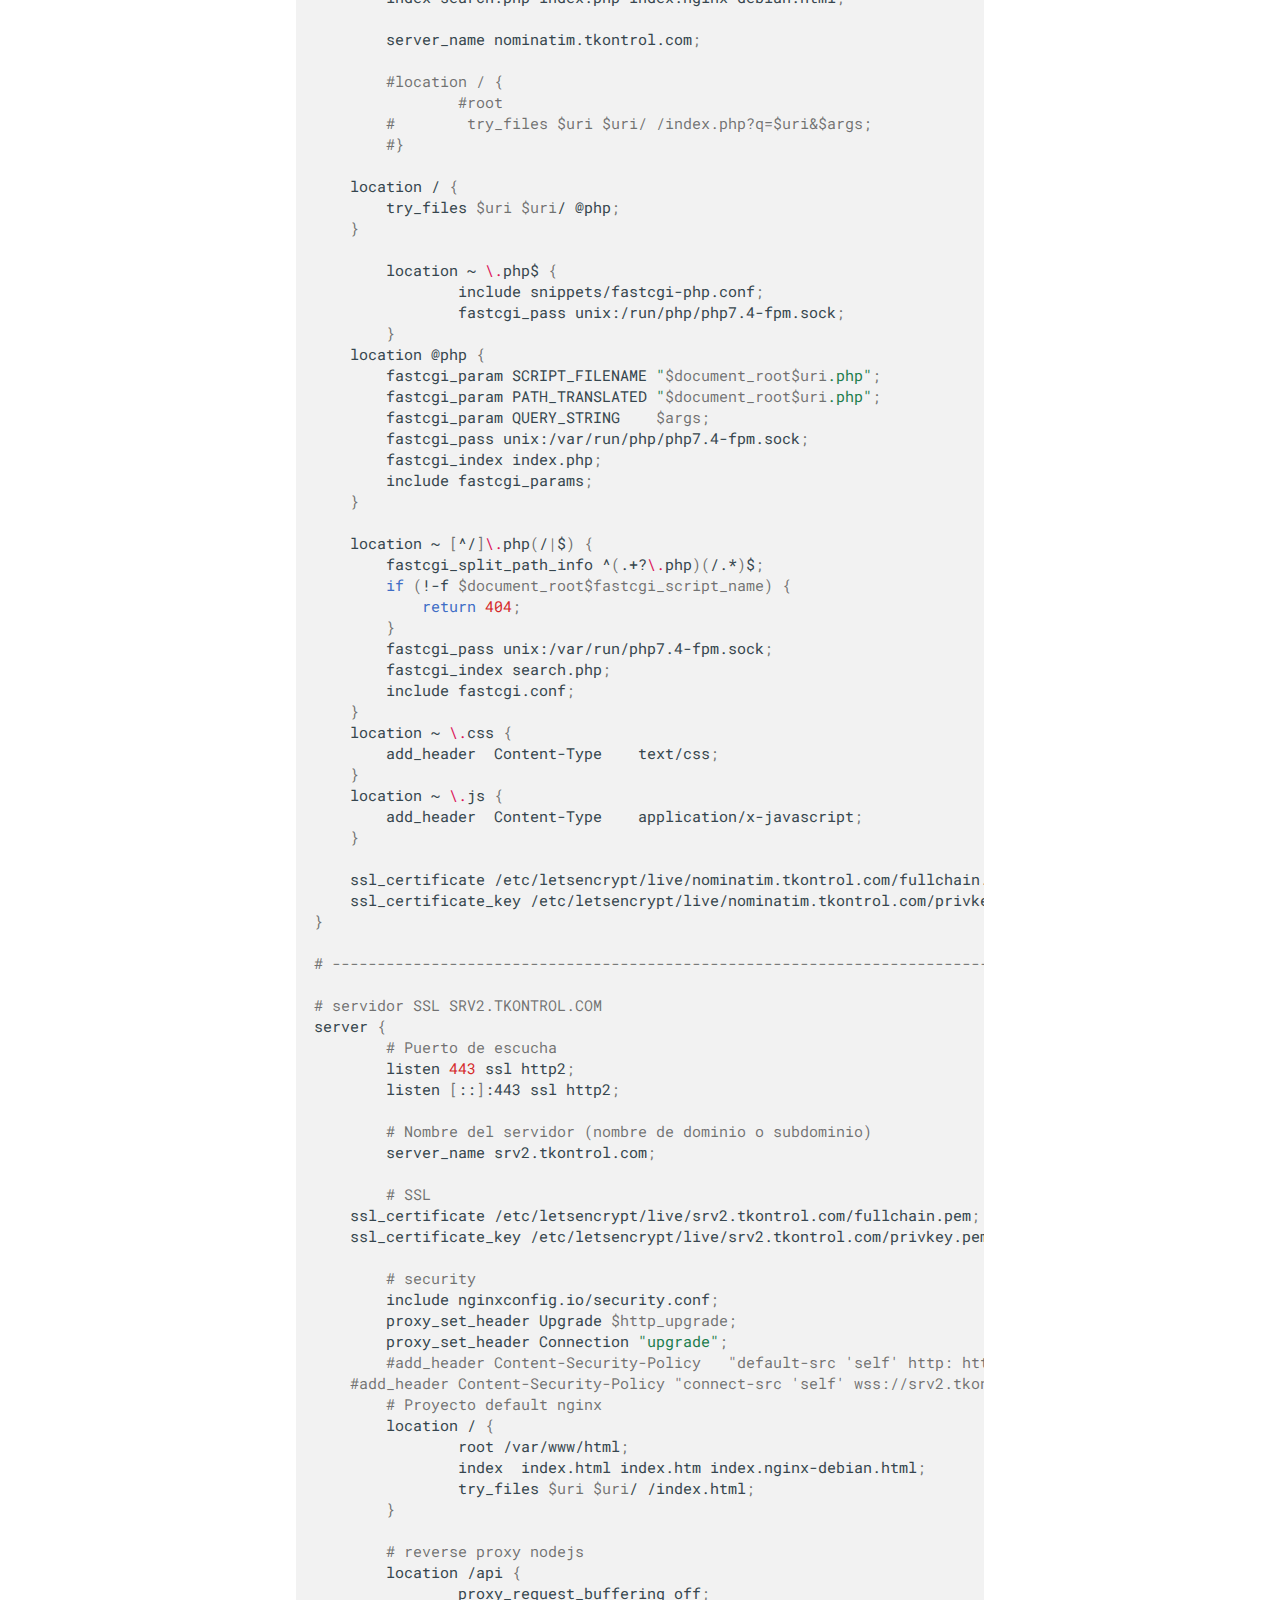
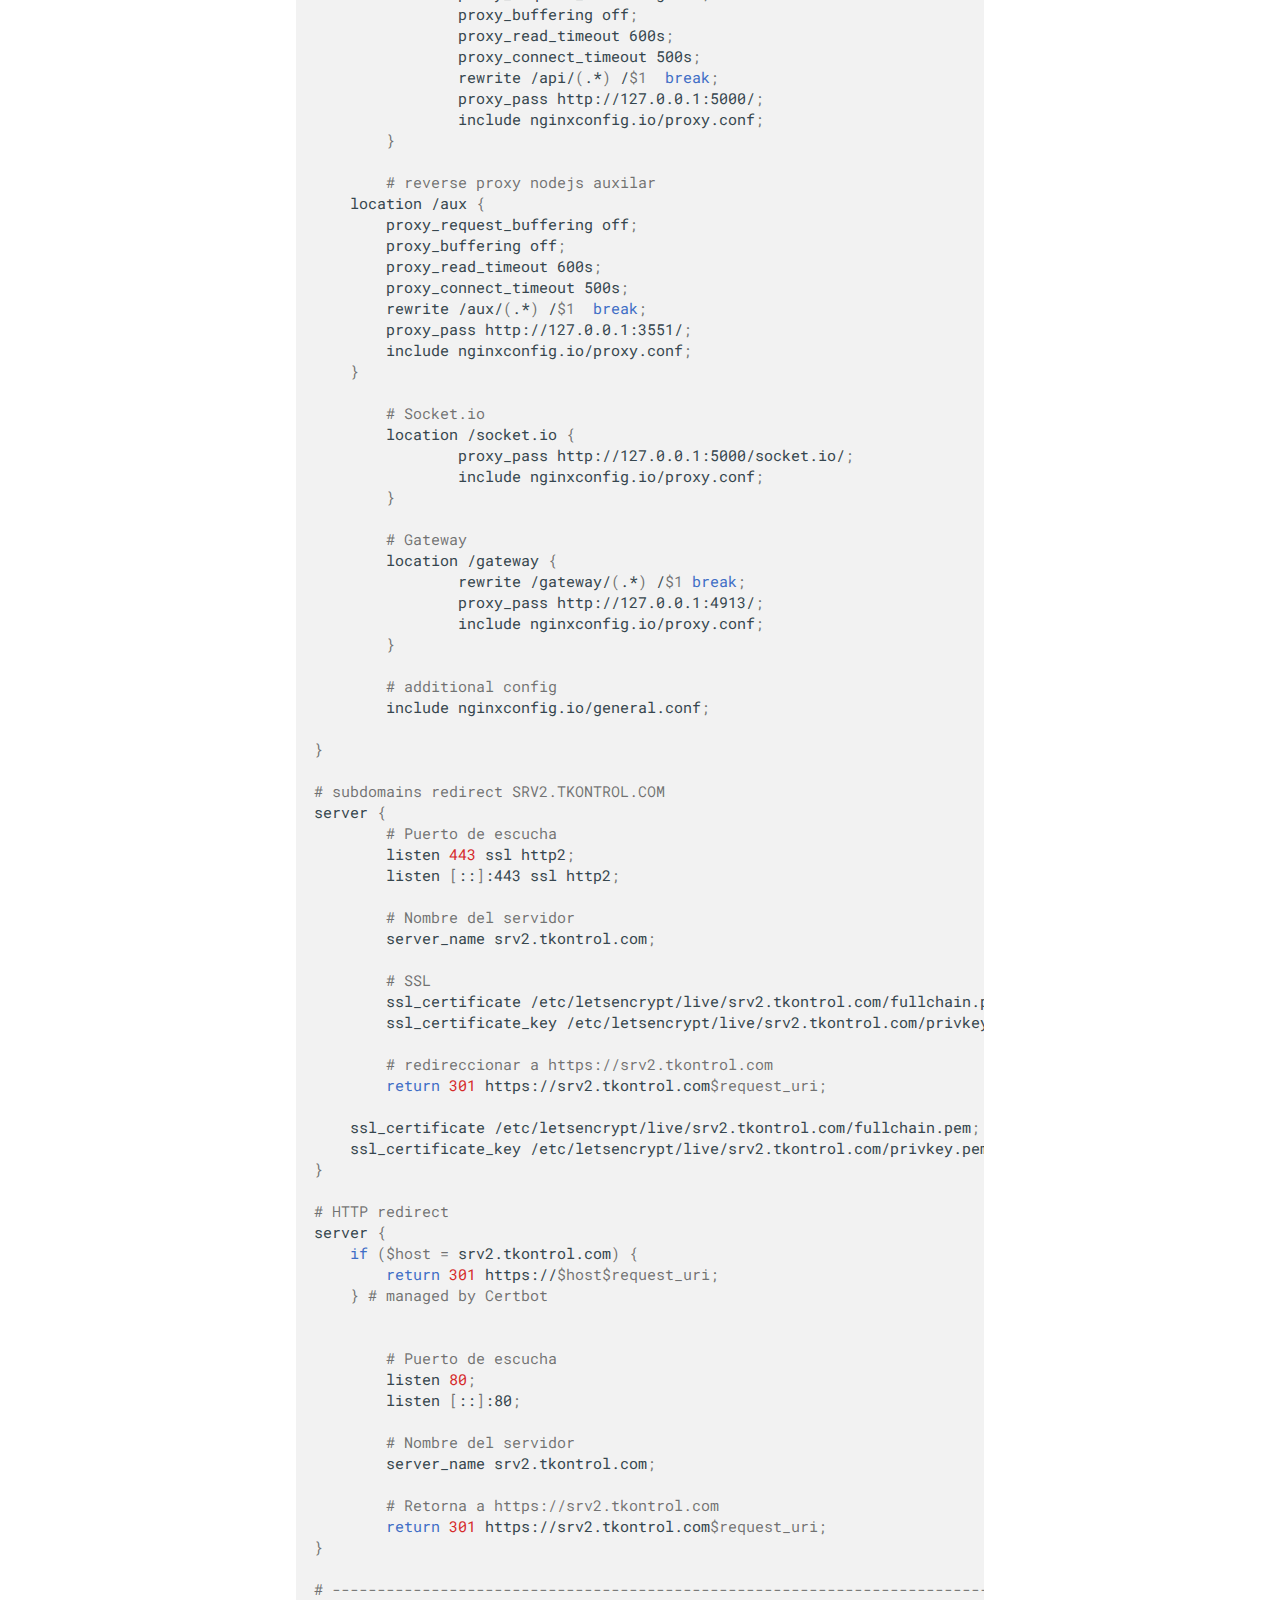
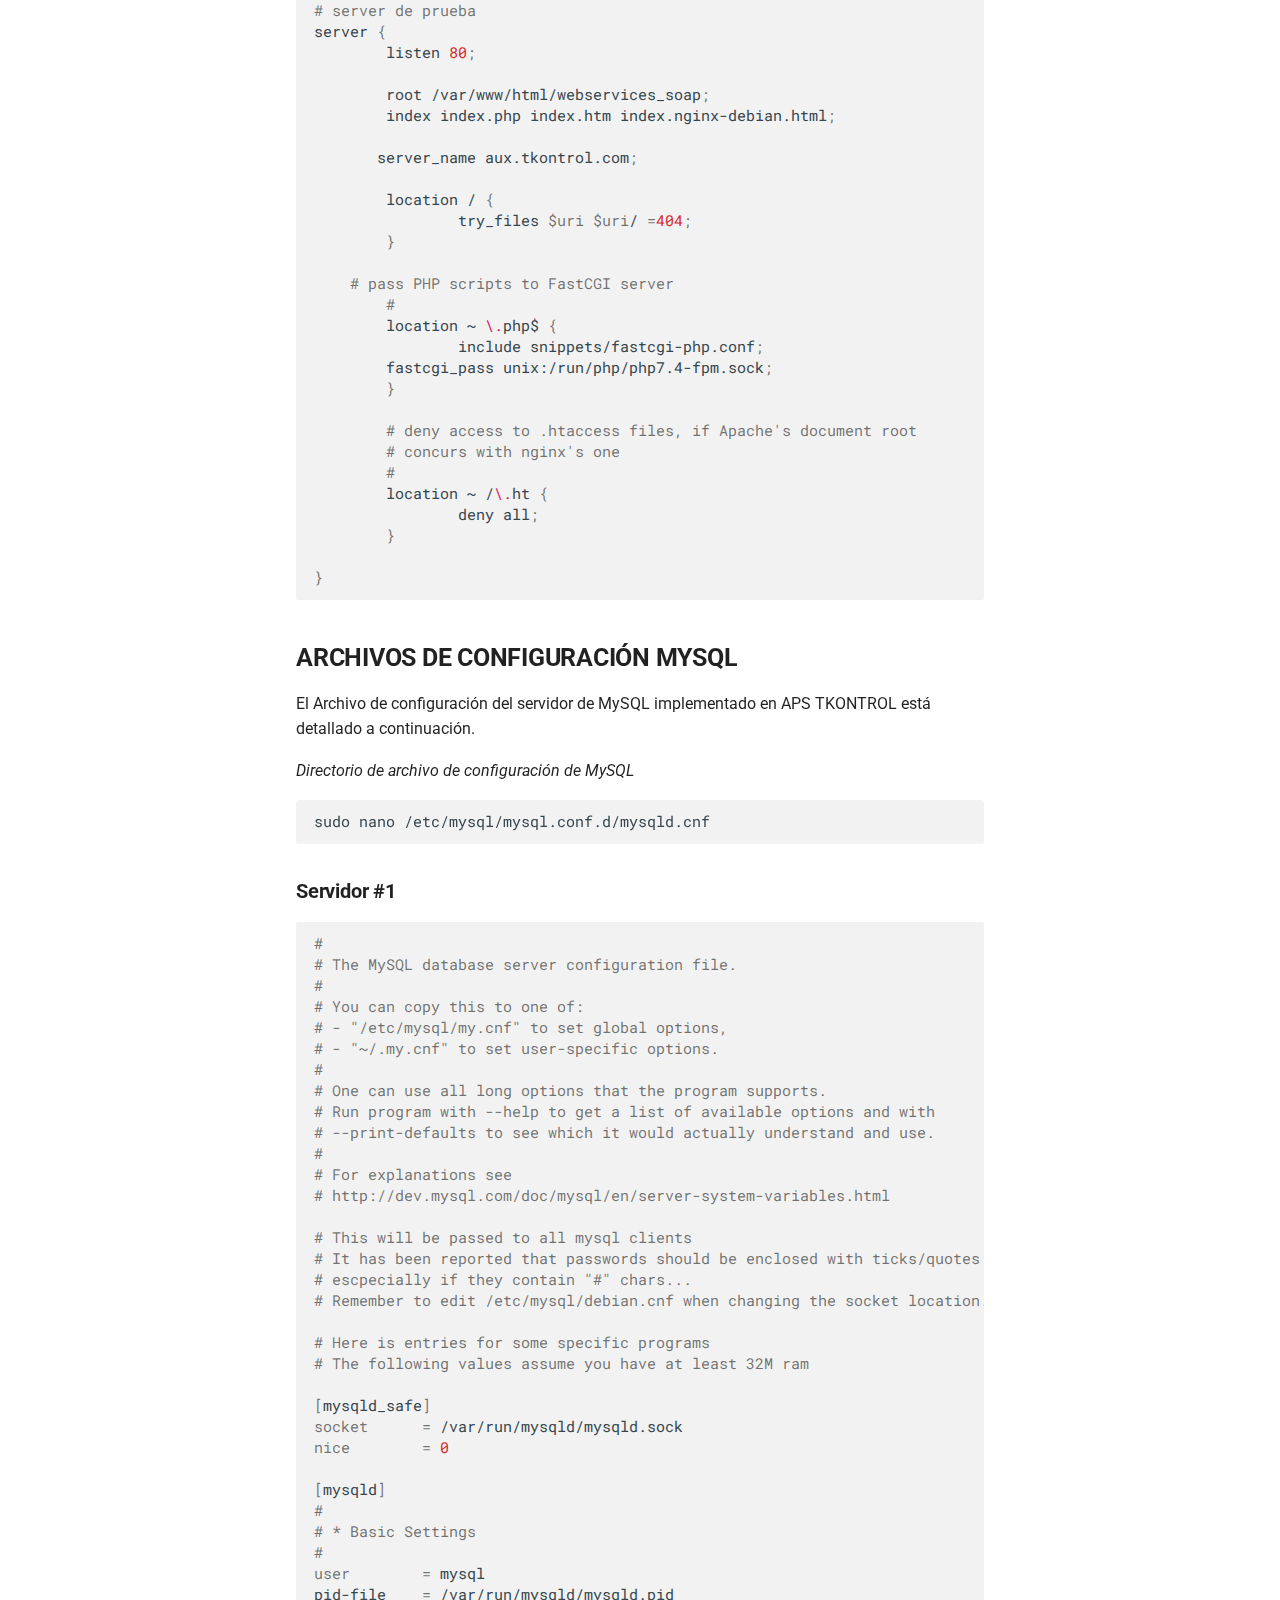
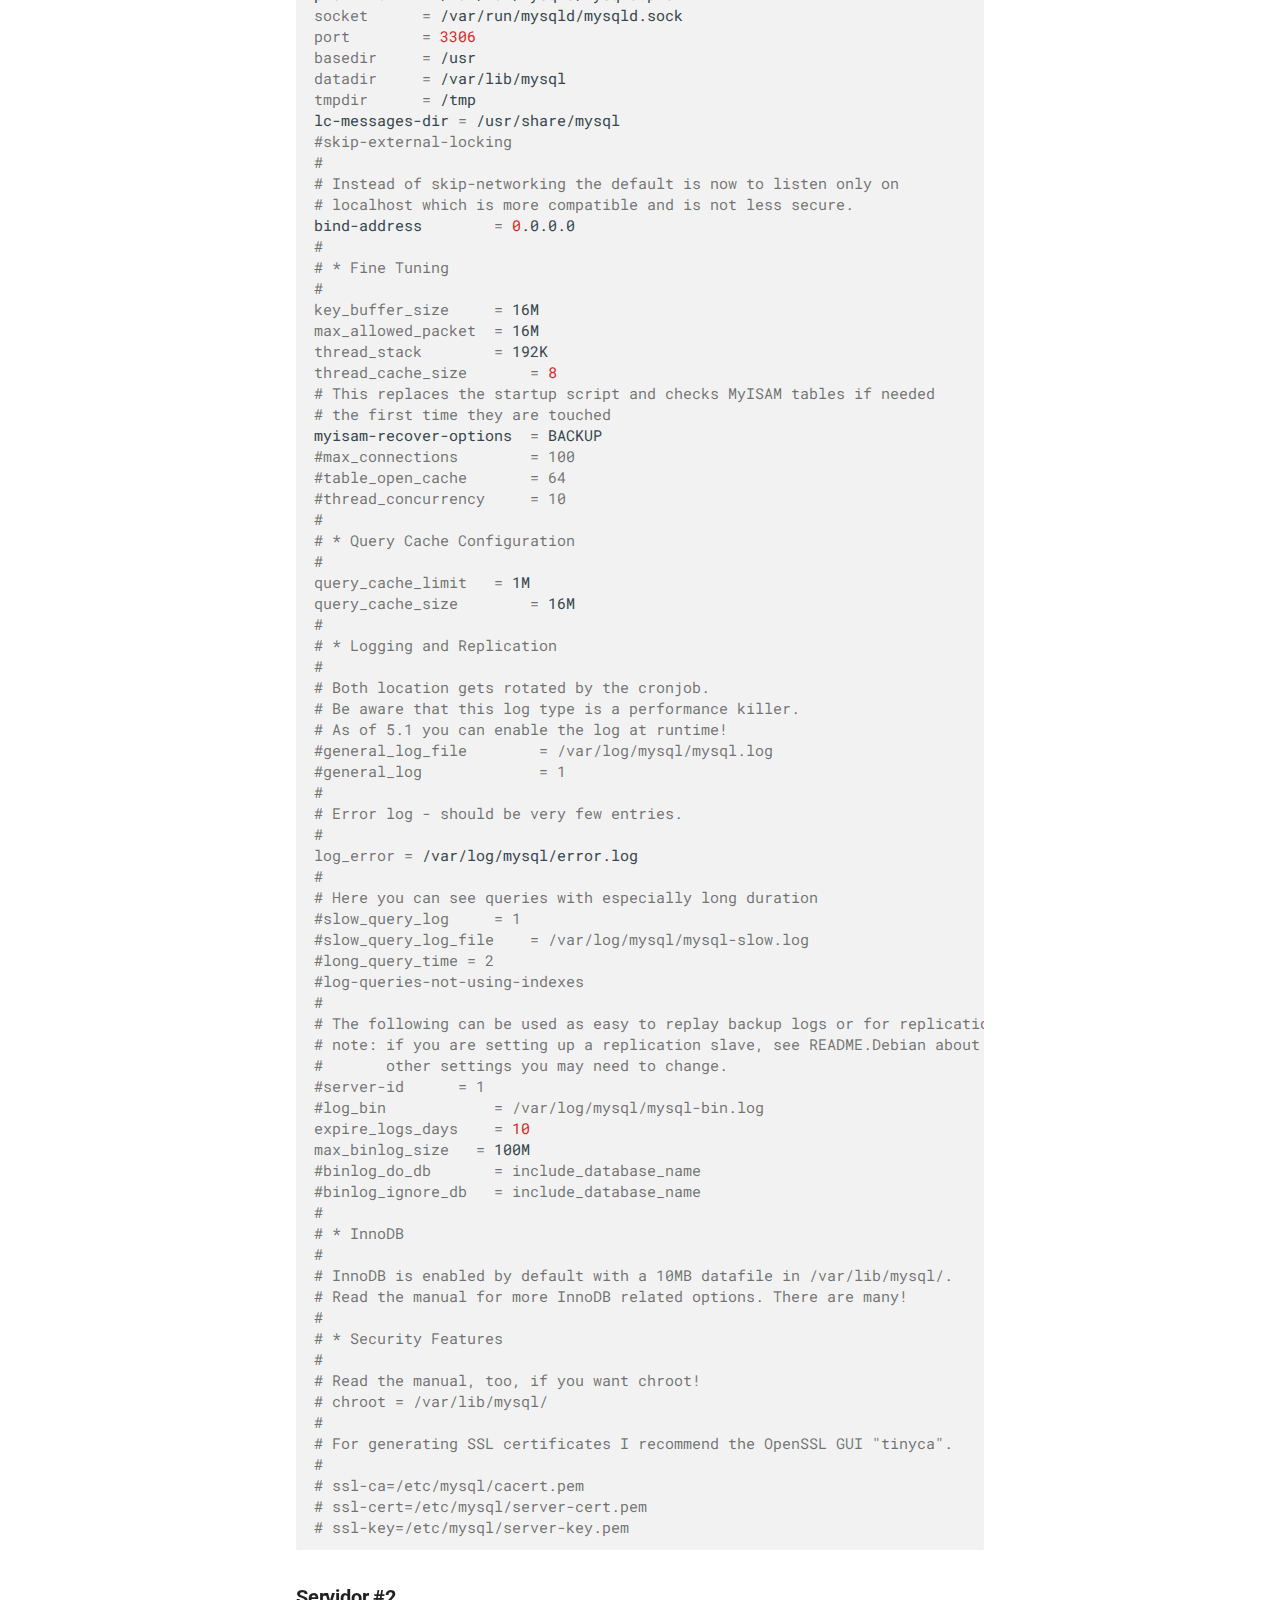
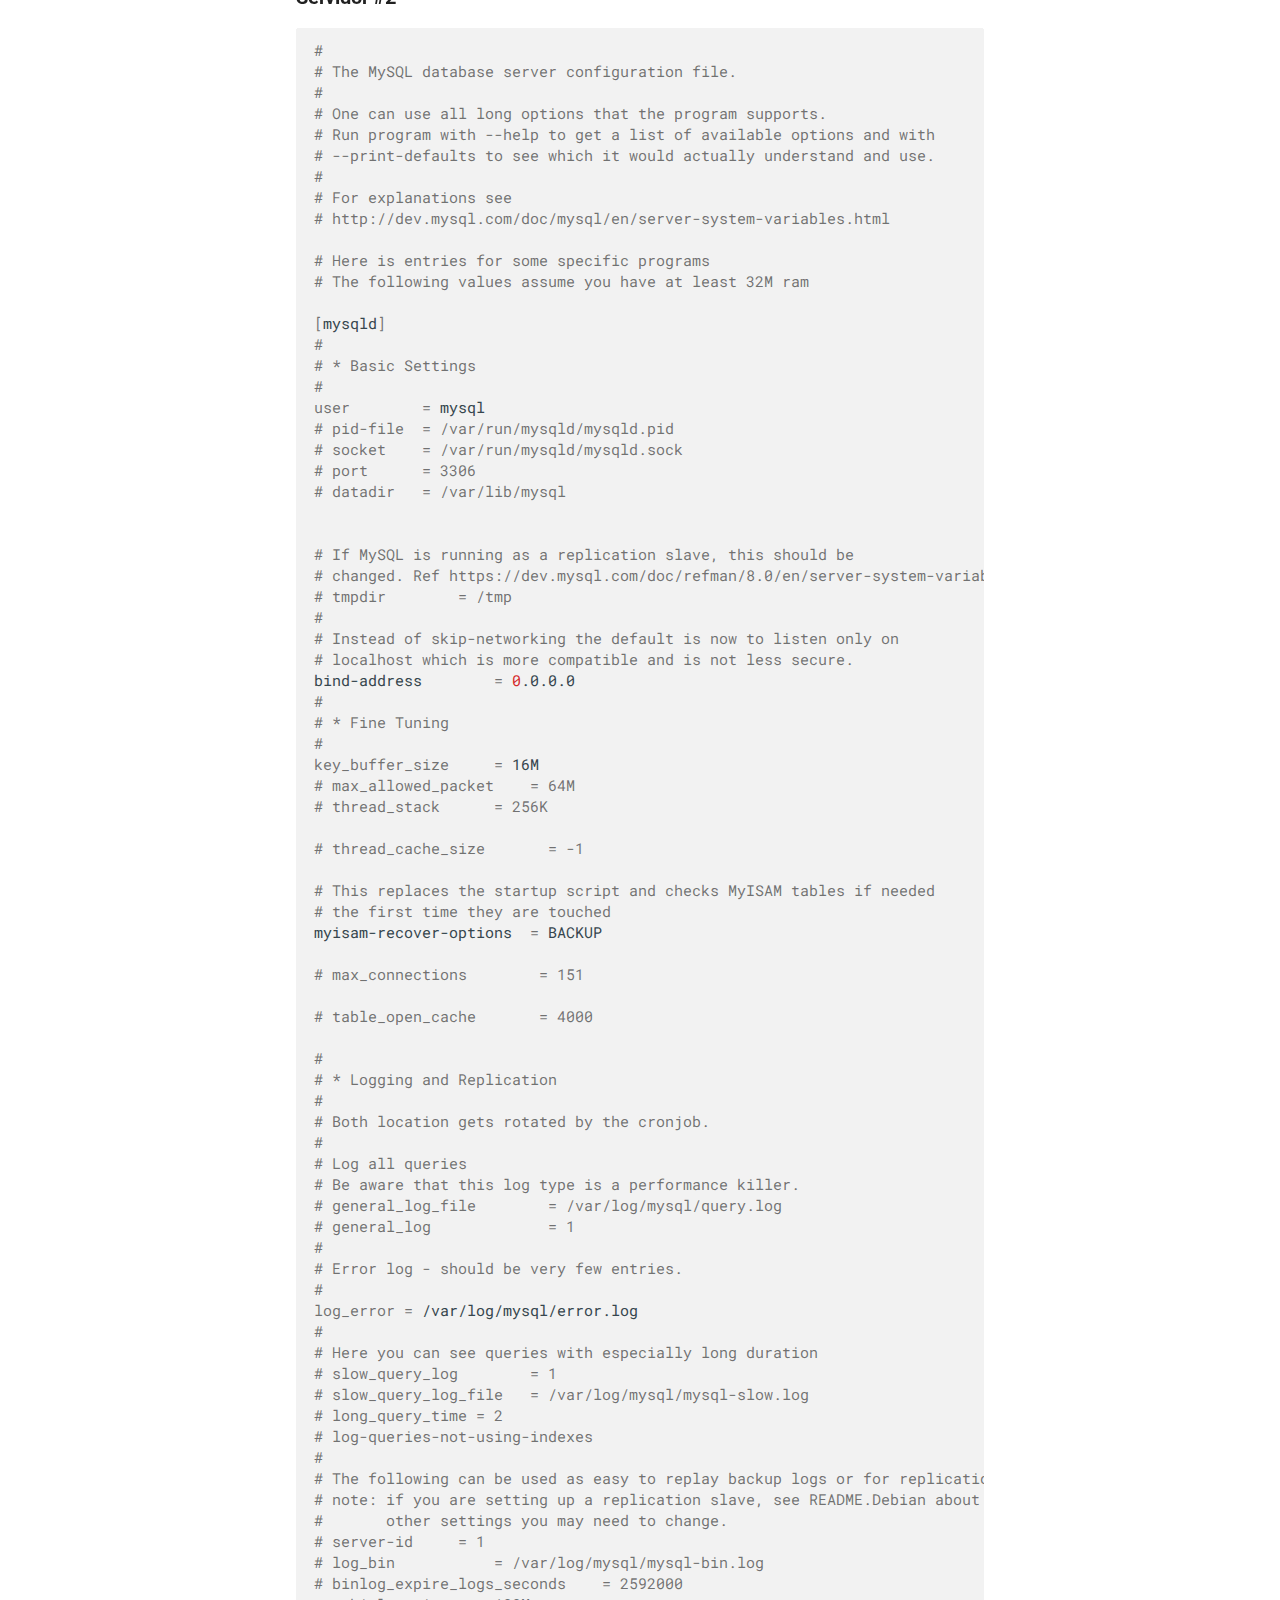
<file: archivos_configuracion/index.html>
<!doctype html>
<html lang="en" class="no-js">
  <head>
    
      <meta charset="utf-8">
      <meta name="viewport" content="width=device-width,initial-scale=1">
      
      
      
      
        <link rel="prev" href="../instalaciones/">
      
      
        <link rel="next" href="../comandos/">
      
      
      <link rel="icon" href="../img/logo_orange.png">
      <meta name="generator" content="mkdocs-1.6.1, mkdocs-material-9.6.4">
    
    
      
        <title>Archivos de configuración - Documentación Apparel Solutions S.A de C.V</title>
      
    
    
      <link rel="stylesheet" href="../assets/stylesheets/main.8608ea7d.min.css">
      
      
  
  
    
    
  
    
    
  
    
    
  
    
    
  
    
    
  
    
    
  
    
    
  
    
    
  
    
    
  
    
    
  
    
    
  
    
    
  
  
  <style>:root{--md-admonition-icon--note:url('data:image/svg+xml;charset=utf-8,<svg xmlns="http://www.w3.org/2000/svg" viewBox="0 0 16 16"><path d="M1 7.775V2.75C1 1.784 1.784 1 2.75 1h5.025c.464 0 .91.184 1.238.513l6.25 6.25a1.75 1.75 0 0 1 0 2.474l-5.026 5.026a1.75 1.75 0 0 1-2.474 0l-6.25-6.25A1.75 1.75 0 0 1 1 7.775m1.5 0c0 .066.026.13.073.177l6.25 6.25a.25.25 0 0 0 .354 0l5.025-5.025a.25.25 0 0 0 0-.354l-6.25-6.25a.25.25 0 0 0-.177-.073H2.75a.25.25 0 0 0-.25.25ZM6 5a1 1 0 1 1 0 2 1 1 0 0 1 0-2"/></svg>');--md-admonition-icon--abstract:url('data:image/svg+xml;charset=utf-8,<svg xmlns="http://www.w3.org/2000/svg" viewBox="0 0 16 16"><path d="M2.5 1.75v11.5c0 .138.112.25.25.25h3.17a.75.75 0 0 1 0 1.5H2.75A1.75 1.75 0 0 1 1 13.25V1.75C1 .784 1.784 0 2.75 0h8.5C12.216 0 13 .784 13 1.75v7.736a.75.75 0 0 1-1.5 0V1.75a.25.25 0 0 0-.25-.25h-8.5a.25.25 0 0 0-.25.25m13.274 9.537zl-4.557 4.45a.75.75 0 0 1-1.055-.008l-1.943-1.95a.75.75 0 0 1 1.062-1.058l1.419 1.425 4.026-3.932a.75.75 0 1 1 1.048 1.074M4.75 4h4.5a.75.75 0 0 1 0 1.5h-4.5a.75.75 0 0 1 0-1.5M4 7.75A.75.75 0 0 1 4.75 7h2a.75.75 0 0 1 0 1.5h-2A.75.75 0 0 1 4 7.75"/></svg>');--md-admonition-icon--info:url('data:image/svg+xml;charset=utf-8,<svg xmlns="http://www.w3.org/2000/svg" viewBox="0 0 16 16"><path d="M0 8a8 8 0 1 1 16 0A8 8 0 0 1 0 8m8-6.5a6.5 6.5 0 1 0 0 13 6.5 6.5 0 0 0 0-13M6.5 7.75A.75.75 0 0 1 7.25 7h1a.75.75 0 0 1 .75.75v2.75h.25a.75.75 0 0 1 0 1.5h-2a.75.75 0 0 1 0-1.5h.25v-2h-.25a.75.75 0 0 1-.75-.75M8 6a1 1 0 1 1 0-2 1 1 0 0 1 0 2"/></svg>');--md-admonition-icon--tip:url('data:image/svg+xml;charset=utf-8,<svg xmlns="http://www.w3.org/2000/svg" viewBox="0 0 16 16"><path d="M3.499.75a.75.75 0 0 1 1.5 0v.996C5.9 2.903 6.793 3.65 7.662 4.376l.24.202c-.036-.694.055-1.422.426-2.163C9.1.873 10.794-.045 12.622.26 14.408.558 16 1.94 16 4.25c0 1.278-.954 2.575-2.44 2.734l.146.508.065.22c.203.701.412 1.455.476 2.226.142 1.707-.4 3.03-1.487 3.898C11.714 14.671 10.27 15 8.75 15h-6a.75.75 0 0 1 0-1.5h1.376a4.5 4.5 0 0 1-.563-1.191 3.84 3.84 0 0 1-.05-2.063 4.65 4.65 0 0 1-2.025-.293.75.75 0 0 1 .525-1.406c1.357.507 2.376-.006 2.698-.318l.009-.01a.747.747 0 0 1 1.06 0 .75.75 0 0 1-.012 1.074c-.912.92-.992 1.835-.768 2.586.221.74.745 1.337 1.196 1.621H8.75c1.343 0 2.398-.296 3.074-.836.635-.507 1.036-1.31.928-2.602-.05-.603-.216-1.224-.422-1.93l-.064-.221c-.12-.407-.246-.84-.353-1.29a2.4 2.4 0 0 1-.507-.441 3.1 3.1 0 0 1-.633-1.248.75.75 0 0 1 1.455-.364c.046.185.144.436.31.627.146.168.353.305.712.305.738 0 1.25-.615 1.25-1.25 0-1.47-.95-2.315-2.123-2.51-1.172-.196-2.227.387-2.706 1.345-.46.92-.27 1.774.019 3.062l.042.19.01.05c.348.443.666.949.94 1.553a.75.75 0 1 1-1.365.62c-.553-1.217-1.32-1.94-2.3-2.768L6.7 5.527c-.814-.68-1.75-1.462-2.692-2.619a3.7 3.7 0 0 0-1.023.88c-.406.495-.663 1.036-.722 1.508.116.122.306.21.591.239.388.038.797-.06 1.032-.19a.75.75 0 0 1 .728 1.31c-.515.287-1.23.439-1.906.373-.682-.067-1.473-.38-1.879-1.193L.75 5.677V5.5c0-.984.48-1.94 1.077-2.664.46-.559 1.05-1.055 1.673-1.353z"/></svg>');--md-admonition-icon--success:url('data:image/svg+xml;charset=utf-8,<svg xmlns="http://www.w3.org/2000/svg" viewBox="0 0 16 16"><path d="M13.78 4.22a.75.75 0 0 1 0 1.06l-7.25 7.25a.75.75 0 0 1-1.06 0L2.22 9.28a.75.75 0 0 1 .018-1.042.75.75 0 0 1 1.042-.018L6 10.94l6.72-6.72a.75.75 0 0 1 1.06 0"/></svg>');--md-admonition-icon--question:url('data:image/svg+xml;charset=utf-8,<svg xmlns="http://www.w3.org/2000/svg" viewBox="0 0 16 16"><path d="M0 8a8 8 0 1 1 16 0A8 8 0 0 1 0 8m8-6.5a6.5 6.5 0 1 0 0 13 6.5 6.5 0 0 0 0-13M6.92 6.085h.001a.749.749 0 1 1-1.342-.67c.169-.339.436-.701.849-.977C6.845 4.16 7.369 4 8 4a2.76 2.76 0 0 1 1.637.525c.503.377.863.965.863 1.725 0 .448-.115.83-.329 1.15-.205.307-.47.513-.692.662-.109.072-.22.138-.313.195l-.006.004a6 6 0 0 0-.26.16 1 1 0 0 0-.276.245.75.75 0 0 1-1.248-.832c.184-.264.42-.489.692-.661q.154-.1.313-.195l.007-.004c.1-.061.182-.11.258-.161a1 1 0 0 0 .277-.245C8.96 6.514 9 6.427 9 6.25a.61.61 0 0 0-.262-.525A1.27 1.27 0 0 0 8 5.5c-.369 0-.595.09-.74.187a1 1 0 0 0-.34.398M9 11a1 1 0 1 1-2 0 1 1 0 0 1 2 0"/></svg>');--md-admonition-icon--warning:url('data:image/svg+xml;charset=utf-8,<svg xmlns="http://www.w3.org/2000/svg" viewBox="0 0 16 16"><path d="M6.457 1.047c.659-1.234 2.427-1.234 3.086 0l6.082 11.378A1.75 1.75 0 0 1 14.082 15H1.918a1.75 1.75 0 0 1-1.543-2.575Zm1.763.707a.25.25 0 0 0-.44 0L1.698 13.132a.25.25 0 0 0 .22.368h12.164a.25.25 0 0 0 .22-.368Zm.53 3.996v2.5a.75.75 0 0 1-1.5 0v-2.5a.75.75 0 0 1 1.5 0M9 11a1 1 0 1 1-2 0 1 1 0 0 1 2 0"/></svg>');--md-admonition-icon--failure:url('data:image/svg+xml;charset=utf-8,<svg xmlns="http://www.w3.org/2000/svg" viewBox="0 0 16 16"><path d="M2.344 2.343za8 8 0 0 1 11.314 11.314A8.002 8.002 0 0 1 .234 10.089a8 8 0 0 1 2.11-7.746m1.06 10.253a6.5 6.5 0 1 0 9.108-9.275 6.5 6.5 0 0 0-9.108 9.275M6.03 4.97 8 6.94l1.97-1.97a.749.749 0 0 1 1.275.326.75.75 0 0 1-.215.734L9.06 8l1.97 1.97a.749.749 0 0 1-.326 1.275.75.75 0 0 1-.734-.215L8 9.06l-1.97 1.97a.749.749 0 0 1-1.275-.326.75.75 0 0 1 .215-.734L6.94 8 4.97 6.03a.75.75 0 0 1 .018-1.042.75.75 0 0 1 1.042-.018"/></svg>');--md-admonition-icon--danger:url('data:image/svg+xml;charset=utf-8,<svg xmlns="http://www.w3.org/2000/svg" viewBox="0 0 16 16"><path d="M9.504.43a1.516 1.516 0 0 1 2.437 1.713L10.415 5.5h2.123c1.57 0 2.346 1.909 1.22 3.004l-7.34 7.142a1.25 1.25 0 0 1-.871.354h-.302a1.25 1.25 0 0 1-1.157-1.723L5.633 10.5H3.462c-1.57 0-2.346-1.909-1.22-3.004zm1.047 1.074L3.286 8.571A.25.25 0 0 0 3.462 9H6.75a.75.75 0 0 1 .694 1.034l-1.713 4.188 6.982-6.793A.25.25 0 0 0 12.538 7H9.25a.75.75 0 0 1-.683-1.06l2.008-4.418.003-.006-.004-.009-.006-.006-.008-.001q-.005 0-.009.004"/></svg>');--md-admonition-icon--bug:url('data:image/svg+xml;charset=utf-8,<svg xmlns="http://www.w3.org/2000/svg" viewBox="0 0 16 16"><path d="M4.72.22a.75.75 0 0 1 1.06 0l1 .999a3.5 3.5 0 0 1 2.441 0l.999-1a.748.748 0 0 1 1.265.332.75.75 0 0 1-.205.729l-.775.776c.616.63.995 1.493.995 2.444v.327q0 .15-.025.292c.408.14.764.392 1.029.722l1.968-.787a.75.75 0 0 1 .556 1.392L13 7.258V9h2.25a.75.75 0 0 1 0 1.5H13v.5q-.002.615-.141 1.186l2.17.868a.75.75 0 0 1-.557 1.392l-2.184-.873A5 5 0 0 1 8 16a5 5 0 0 1-4.288-2.427l-2.183.873a.75.75 0 0 1-.558-1.392l2.17-.868A5 5 0 0 1 3 11v-.5H.75a.75.75 0 0 1 0-1.5H3V7.258L.971 6.446a.75.75 0 0 1 .558-1.392l1.967.787c.265-.33.62-.583 1.03-.722a1.7 1.7 0 0 1-.026-.292V4.5c0-.951.38-1.814.995-2.444L4.72 1.28a.75.75 0 0 1 0-1.06m.53 6.28a.75.75 0 0 0-.75.75V11a3.5 3.5 0 1 0 7 0V7.25a.75.75 0 0 0-.75-.75ZM6.173 5h3.654A.17.17 0 0 0 10 4.827V4.5a2 2 0 1 0-4 0v.327c0 .096.077.173.173.173"/></svg>');--md-admonition-icon--example:url('data:image/svg+xml;charset=utf-8,<svg xmlns="http://www.w3.org/2000/svg" viewBox="0 0 16 16"><path d="M5 5.782V2.5h-.25a.75.75 0 0 1 0-1.5h6.5a.75.75 0 0 1 0 1.5H11v3.282l3.666 5.76C15.619 13.04 14.543 15 12.767 15H3.233c-1.776 0-2.852-1.96-1.899-3.458Zm-2.4 6.565a.75.75 0 0 0 .633 1.153h9.534a.75.75 0 0 0 .633-1.153L12.225 10.5h-8.45ZM9.5 2.5h-3V6c0 .143-.04.283-.117.403L4.73 9h6.54L9.617 6.403A.75.75 0 0 1 9.5 6Z"/></svg>');--md-admonition-icon--quote:url('data:image/svg+xml;charset=utf-8,<svg xmlns="http://www.w3.org/2000/svg" viewBox="0 0 16 16"><path d="M1.75 2.5h10.5a.75.75 0 0 1 0 1.5H1.75a.75.75 0 0 1 0-1.5m4 5h8.5a.75.75 0 0 1 0 1.5h-8.5a.75.75 0 0 1 0-1.5m0 5h8.5a.75.75 0 0 1 0 1.5h-8.5a.75.75 0 0 1 0-1.5M2.5 7.75v6a.75.75 0 0 1-1.5 0v-6a.75.75 0 0 1 1.5 0"/></svg>');}</style>



    
    
      
    
    
      
        
        
        <link rel="preconnect" href="https://fonts.gstatic.com" crossorigin>
        <link rel="stylesheet" href="https://fonts.googleapis.com/css?family=Roboto:300,300i,400,400i,700,700i%7CRoboto+Mono:400,400i,700,700i&display=fallback">
        <style>:root{--md-text-font:"Roboto";--md-code-font:"Roboto Mono"}</style>
      
    
    
      <link rel="stylesheet" href="../styles/styles.css">
    
    <script>__md_scope=new URL("..",location),__md_hash=e=>[...e].reduce(((e,_)=>(e<<5)-e+_.charCodeAt(0)),0),__md_get=(e,_=localStorage,t=__md_scope)=>JSON.parse(_.getItem(t.pathname+"."+e)),__md_set=(e,_,t=localStorage,a=__md_scope)=>{try{t.setItem(a.pathname+"."+e,JSON.stringify(_))}catch(e){}}</script>
    
      

    
    
    
  </head>
  
  
    <body dir="ltr">
  
    
    <input class="md-toggle" data-md-toggle="drawer" type="checkbox" id="__drawer" autocomplete="off">
    <input class="md-toggle" data-md-toggle="search" type="checkbox" id="__search" autocomplete="off">
    <label class="md-overlay" for="__drawer"></label>
    <div data-md-component="skip">
      
        
        <a href="#archivos-de-configuracion" class="md-skip">
          Skip to content
        </a>
      
    </div>
    <div data-md-component="announce">
      
    </div>
    
    
      

  

<header class="md-header md-header--shadow" data-md-component="header">
  <nav class="md-header__inner md-grid" aria-label="Header">
    <a href=".." title="Documentación Apparel Solutions S.A de C.V" class="md-header__button md-logo" aria-label="Documentación Apparel Solutions S.A de C.V" data-md-component="logo">
      
  <img src="../img/logo_orange.png" alt="logo">

    </a>
    <label class="md-header__button md-icon" for="__drawer">
      
      <svg xmlns="http://www.w3.org/2000/svg" viewBox="0 0 24 24"><path d="M3 6h18v2H3zm0 5h18v2H3zm0 5h18v2H3z"/></svg>
    </label>
    <div class="md-header__title" data-md-component="header-title">
      <div class="md-header__ellipsis">
        <div class="md-header__topic">
          <span class="md-ellipsis">
            Documentación Apparel Solutions S.A de C.V
          </span>
        </div>
        <div class="md-header__topic" data-md-component="header-topic">
          <span class="md-ellipsis">
            
              Archivos de configuración
            
          </span>
        </div>
      </div>
    </div>
    
    
      <script>var palette=__md_get("__palette");if(palette&&palette.color){if("(prefers-color-scheme)"===palette.color.media){var media=matchMedia("(prefers-color-scheme: light)"),input=document.querySelector(media.matches?"[data-md-color-media='(prefers-color-scheme: light)']":"[data-md-color-media='(prefers-color-scheme: dark)']");palette.color.media=input.getAttribute("data-md-color-media"),palette.color.scheme=input.getAttribute("data-md-color-scheme"),palette.color.primary=input.getAttribute("data-md-color-primary"),palette.color.accent=input.getAttribute("data-md-color-accent")}for(var[key,value]of Object.entries(palette.color))document.body.setAttribute("data-md-color-"+key,value)}</script>
    
    
    
      <label class="md-header__button md-icon" for="__search">
        
        <svg xmlns="http://www.w3.org/2000/svg" viewBox="0 0 24 24"><path d="M9.5 3A6.5 6.5 0 0 1 16 9.5c0 1.61-.59 3.09-1.56 4.23l.27.27h.79l5 5-1.5 1.5-5-5v-.79l-.27-.27A6.52 6.52 0 0 1 9.5 16 6.5 6.5 0 0 1 3 9.5 6.5 6.5 0 0 1 9.5 3m0 2C7 5 5 7 5 9.5S7 14 9.5 14 14 12 14 9.5 12 5 9.5 5"/></svg>
      </label>
      <div class="md-search" data-md-component="search" role="dialog">
  <label class="md-search__overlay" for="__search"></label>
  <div class="md-search__inner" role="search">
    <form class="md-search__form" name="search">
      <input type="text" class="md-search__input" name="query" aria-label="Search" placeholder="Search" autocapitalize="off" autocorrect="off" autocomplete="off" spellcheck="false" data-md-component="search-query" required>
      <label class="md-search__icon md-icon" for="__search">
        
        <svg xmlns="http://www.w3.org/2000/svg" viewBox="0 0 24 24"><path d="M9.5 3A6.5 6.5 0 0 1 16 9.5c0 1.61-.59 3.09-1.56 4.23l.27.27h.79l5 5-1.5 1.5-5-5v-.79l-.27-.27A6.52 6.52 0 0 1 9.5 16 6.5 6.5 0 0 1 3 9.5 6.5 6.5 0 0 1 9.5 3m0 2C7 5 5 7 5 9.5S7 14 9.5 14 14 12 14 9.5 12 5 9.5 5"/></svg>
        
        <svg xmlns="http://www.w3.org/2000/svg" viewBox="0 0 24 24"><path d="M20 11v2H8l5.5 5.5-1.42 1.42L4.16 12l7.92-7.92L13.5 5.5 8 11z"/></svg>
      </label>
      <nav class="md-search__options" aria-label="Search">
        
        <button type="reset" class="md-search__icon md-icon" title="Clear" aria-label="Clear" tabindex="-1">
          
          <svg xmlns="http://www.w3.org/2000/svg" viewBox="0 0 24 24"><path d="M19 6.41 17.59 5 12 10.59 6.41 5 5 6.41 10.59 12 5 17.59 6.41 19 12 13.41 17.59 19 19 17.59 13.41 12z"/></svg>
        </button>
      </nav>
      
    </form>
    <div class="md-search__output">
      <div class="md-search__scrollwrap" tabindex="0" data-md-scrollfix>
        <div class="md-search-result" data-md-component="search-result">
          <div class="md-search-result__meta">
            Initializing search
          </div>
          <ol class="md-search-result__list" role="presentation"></ol>
        </div>
      </div>
    </div>
  </div>
</div>
    
    
  </nav>
  
</header>
    
    <div class="md-container" data-md-component="container">
      
      
        
          
        
      
      <main class="md-main" data-md-component="main">
        <div class="md-main__inner md-grid">
          
            
              
              <div class="md-sidebar md-sidebar--primary" data-md-component="sidebar" data-md-type="navigation" >
                <div class="md-sidebar__scrollwrap">
                  <div class="md-sidebar__inner">
                    



<nav class="md-nav md-nav--primary" aria-label="Navigation" data-md-level="0">
  <label class="md-nav__title" for="__drawer">
    <a href=".." title="Documentación Apparel Solutions S.A de C.V" class="md-nav__button md-logo" aria-label="Documentación Apparel Solutions S.A de C.V" data-md-component="logo">
      
  <img src="../img/logo_orange.png" alt="logo">

    </a>
    Documentación Apparel Solutions S.A de C.V
  </label>
  
  <ul class="md-nav__list" data-md-scrollfix>
    
      
      
  
  
  
  
    <li class="md-nav__item">
      <a href=".." class="md-nav__link">
        
  
  <span class="md-ellipsis">
    Guía
    
  </span>
  

      </a>
    </li>
  

    
      
      
  
  
  
  
    <li class="md-nav__item">
      <a href="../arquitectura/" class="md-nav__link">
        
  
  <span class="md-ellipsis">
    Modelo de diseño de Software
    
  </span>
  

      </a>
    </li>
  

    
      
      
  
  
  
  
    <li class="md-nav__item">
      <a href="../instalaciones/" class="md-nav__link">
        
  
  <span class="md-ellipsis">
    Instalaciones y configuraciones
    
  </span>
  

      </a>
    </li>
  

    
      
      
  
  
    
  
  
  
    <li class="md-nav__item md-nav__item--active">
      
      <input class="md-nav__toggle md-toggle" type="checkbox" id="__toc">
      
      
        
      
      
        <label class="md-nav__link md-nav__link--active" for="__toc">
          
  
  <span class="md-ellipsis">
    Archivos de configuración
    
  </span>
  

          <span class="md-nav__icon md-icon"></span>
        </label>
      
      <a href="./" class="md-nav__link md-nav__link--active">
        
  
  <span class="md-ellipsis">
    Archivos de configuración
    
  </span>
  

      </a>
      
        

<nav class="md-nav md-nav--secondary" aria-label="Table of contents">
  
  
  
    
  
  
    <label class="md-nav__title" for="__toc">
      <span class="md-nav__icon md-icon"></span>
      Table of contents
    </label>
    <ul class="md-nav__list" data-md-component="toc" data-md-scrollfix>
      
        <li class="md-nav__item">
  <a href="#archivos-de-configuracion-nginx" class="md-nav__link">
    <span class="md-ellipsis">
      ARCHIVOS DE CONFIGURACIÓN NGINX
    </span>
  </a>
  
    <nav class="md-nav" aria-label="ARCHIVOS DE CONFIGURACIÓN NGINX">
      <ul class="md-nav__list">
        
          <li class="md-nav__item">
  <a href="#servidor-1" class="md-nav__link">
    <span class="md-ellipsis">
      Servidor #1
    </span>
  </a>
  
</li>
        
          <li class="md-nav__item">
  <a href="#servidor-2" class="md-nav__link">
    <span class="md-ellipsis">
      Servidor #2
    </span>
  </a>
  
</li>
        
      </ul>
    </nav>
  
</li>
      
        <li class="md-nav__item">
  <a href="#archivos-de-configuracion-mysql" class="md-nav__link">
    <span class="md-ellipsis">
      ARCHIVOS DE CONFIGURACIÓN MYSQL
    </span>
  </a>
  
    <nav class="md-nav" aria-label="ARCHIVOS DE CONFIGURACIÓN MYSQL">
      <ul class="md-nav__list">
        
          <li class="md-nav__item">
  <a href="#servidor-1_1" class="md-nav__link">
    <span class="md-ellipsis">
      Servidor #1
    </span>
  </a>
  
</li>
        
          <li class="md-nav__item">
  <a href="#servidor-2_1" class="md-nav__link">
    <span class="md-ellipsis">
      Servidor #2
    </span>
  </a>
  
</li>
        
      </ul>
    </nav>
  
</li>
      
        <li class="md-nav__item">
  <a href="#archivo-de-configuracion-vsftpd" class="md-nav__link">
    <span class="md-ellipsis">
      ARCHIVO DE CONFIGURACIÓN VSFTPD
    </span>
  </a>
  
    <nav class="md-nav" aria-label="ARCHIVO DE CONFIGURACIÓN VSFTPD">
      <ul class="md-nav__list">
        
          <li class="md-nav__item">
  <a href="#servidor-1-y-2" class="md-nav__link">
    <span class="md-ellipsis">
      Servidor 1 y 2
    </span>
  </a>
  
</li>
        
      </ul>
    </nav>
  
</li>
      
    </ul>
  
</nav>
      
    </li>
  

    
      
      
  
  
  
  
    <li class="md-nav__item">
      <a href="../comandos/" class="md-nav__link">
        
  
  <span class="md-ellipsis">
    Comandos servidores
    
  </span>
  

      </a>
    </li>
  

    
      
      
  
  
  
  
    <li class="md-nav__item">
      <a href="../infraestructura/" class="md-nav__link">
        
  
  <span class="md-ellipsis">
    Infraestructura
    
  </span>
  

      </a>
    </li>
  

    
      
      
  
  
  
  
    <li class="md-nav__item">
      <a href="../base_de_datos/" class="md-nav__link">
        
  
  <span class="md-ellipsis">
    Lenguaje de modelado UML
    
  </span>
  

      </a>
    </li>
  

    
      
      
  
  
  
  
    <li class="md-nav__item">
      <a href="../algoritmos/" class="md-nav__link">
        
  
  <span class="md-ellipsis">
    Algoritmos
    
  </span>
  

      </a>
    </li>
  

    
      
      
  
  
  
  
    <li class="md-nav__item">
      <a href="../mantenimientos/" class="md-nav__link">
        
  
  <span class="md-ellipsis">
    Mantenimientos de servidores
    
  </span>
  

      </a>
    </li>
  

    
  </ul>
</nav>
                  </div>
                </div>
              </div>
            
            
              
              <div class="md-sidebar md-sidebar--secondary" data-md-component="sidebar" data-md-type="toc" >
                <div class="md-sidebar__scrollwrap">
                  <div class="md-sidebar__inner">
                    

<nav class="md-nav md-nav--secondary" aria-label="Table of contents">
  
  
  
    
  
  
    <label class="md-nav__title" for="__toc">
      <span class="md-nav__icon md-icon"></span>
      Table of contents
    </label>
    <ul class="md-nav__list" data-md-component="toc" data-md-scrollfix>
      
        <li class="md-nav__item">
  <a href="#archivos-de-configuracion-nginx" class="md-nav__link">
    <span class="md-ellipsis">
      ARCHIVOS DE CONFIGURACIÓN NGINX
    </span>
  </a>
  
    <nav class="md-nav" aria-label="ARCHIVOS DE CONFIGURACIÓN NGINX">
      <ul class="md-nav__list">
        
          <li class="md-nav__item">
  <a href="#servidor-1" class="md-nav__link">
    <span class="md-ellipsis">
      Servidor #1
    </span>
  </a>
  
</li>
        
          <li class="md-nav__item">
  <a href="#servidor-2" class="md-nav__link">
    <span class="md-ellipsis">
      Servidor #2
    </span>
  </a>
  
</li>
        
      </ul>
    </nav>
  
</li>
      
        <li class="md-nav__item">
  <a href="#archivos-de-configuracion-mysql" class="md-nav__link">
    <span class="md-ellipsis">
      ARCHIVOS DE CONFIGURACIÓN MYSQL
    </span>
  </a>
  
    <nav class="md-nav" aria-label="ARCHIVOS DE CONFIGURACIÓN MYSQL">
      <ul class="md-nav__list">
        
          <li class="md-nav__item">
  <a href="#servidor-1_1" class="md-nav__link">
    <span class="md-ellipsis">
      Servidor #1
    </span>
  </a>
  
</li>
        
          <li class="md-nav__item">
  <a href="#servidor-2_1" class="md-nav__link">
    <span class="md-ellipsis">
      Servidor #2
    </span>
  </a>
  
</li>
        
      </ul>
    </nav>
  
</li>
      
        <li class="md-nav__item">
  <a href="#archivo-de-configuracion-vsftpd" class="md-nav__link">
    <span class="md-ellipsis">
      ARCHIVO DE CONFIGURACIÓN VSFTPD
    </span>
  </a>
  
    <nav class="md-nav" aria-label="ARCHIVO DE CONFIGURACIÓN VSFTPD">
      <ul class="md-nav__list">
        
          <li class="md-nav__item">
  <a href="#servidor-1-y-2" class="md-nav__link">
    <span class="md-ellipsis">
      Servidor 1 y 2
    </span>
  </a>
  
</li>
        
      </ul>
    </nav>
  
</li>
      
    </ul>
  
</nav>
                  </div>
                </div>
              </div>
            
          
          
            <div class="md-content" data-md-component="content">
              <article class="md-content__inner md-typeset">
                
                  



<h1 id="archivos-de-configuracion">ARCHIVOS DE CONFIGURACIÓN</h1>
<hr />
<h2 id="archivos-de-configuracion-nginx">ARCHIVOS DE CONFIGURACIÓN NGINX</h2>
<p>Los archivos de configuración implementado en APS TKONTROL y OPS TKONTROL se detallan a continuación.</p>
<p><em>Directorio de archivo de configuración de nginx</em></p>
<div class="highlight"><pre><span></span><code>sudo<span class="w"> </span>nano<span class="w"> </span>/etc/nginx/sites-available/default
</code></pre></div>
<h3 id="servidor-1">Servidor #1</h3>
<div class="highlight"><pre><span></span><code><span class="c1"># servidor SSL APS.TKONTROL.COM</span>
server<span class="w"> </span><span class="o">{</span>
<span class="w">    </span><span class="c1"># Puerto de escucha</span>
<span class="w">    </span>listen<span class="w"> </span><span class="m">443</span><span class="w"> </span>ssl<span class="w"> </span>http2<span class="p">;</span>
<span class="w">    </span>listen<span class="w"> </span><span class="o">[</span>::<span class="o">]</span>:443<span class="w"> </span>ssl<span class="w"> </span>http2<span class="p">;</span>

<span class="w">    </span><span class="c1"># Nombre del servidor (nombre de dominio o subdominio)</span>
<span class="w">    </span>server_name<span class="w"> </span>aps.tkontrol.com<span class="p">;</span>

<span class="w">    </span><span class="c1"># SSL</span>
<span class="w">    </span>ssl_certificate<span class="w"> </span>/etc/letsencrypt/live/aps.tkontrol.com/fullchain.pem<span class="p">;</span>
<span class="w">    </span>ssl_certificate_key<span class="w"> </span>/etc/letsencrypt/live/aps.tkontrol.com/privkey.pem<span class="p">;</span>

<span class="w">    </span><span class="c1"># security</span>
<span class="w">    </span>include<span class="w"> </span>nginxconfig.io/security.conf<span class="p">;</span>
<span class="w">    </span>proxy_set_header<span class="w"> </span>Upgrade<span class="w"> </span><span class="nv">$http_upgrade</span><span class="p">;</span>
<span class="w">    </span>proxy_set_header<span class="w"> </span>Connection<span class="w"> </span><span class="s2">&quot;upgrade&quot;</span><span class="p">;</span>

<span class="w">    </span>location<span class="w"> </span>~*<span class="w"> </span><span class="se">\.</span><span class="o">(</span>eot<span class="p">|</span>ttf<span class="p">|</span>woff<span class="p">|</span>woff2<span class="o">)</span>$<span class="w"> </span><span class="o">{</span>
<span class="w">            </span>add_header<span class="w"> </span>Access-Control-Allow-Origin<span class="w"> </span>*<span class="p">;</span><span class="w">   </span>
<span class="w">    </span><span class="o">}</span>

<span class="w">    </span><span class="c1">## Proyecto angular</span>
<span class="w">    </span>location<span class="w"> </span>/<span class="w"> </span><span class="o">{</span>
<span class="w">        </span>root<span class="w"> </span>/var/www/html/dist<span class="p">;</span>
<span class="w">        </span>index<span class="w">  </span>index.html<span class="w"> </span>index.htm<span class="p">;</span>
<span class="w">        </span>try_files<span class="w"> </span><span class="nv">$uri</span><span class="w"> </span><span class="nv">$uri</span>/<span class="w"> </span>/index.html<span class="p">;</span>
<span class="w">    </span><span class="o">}</span>

<span class="w">    </span><span class="c1"># reverse proxy nodejs</span>
<span class="w">    </span>location<span class="w"> </span>/api<span class="w"> </span><span class="o">{</span>
<span class="w">        </span>proxy_request_buffering<span class="w"> </span>off<span class="p">;</span>
<span class="w">        </span>proxy_buffering<span class="w"> </span>off<span class="p">;</span>
<span class="w">        </span>proxy_read_timeout<span class="w"> </span>600s<span class="p">;</span>
<span class="w">        </span>proxy_connect_timeout<span class="w"> </span>500s<span class="p">;</span>
<span class="w">        </span>rewrite<span class="w"> </span>/api/<span class="o">(</span>.*<span class="o">)</span><span class="w"> </span>/<span class="nv">$1</span><span class="w">  </span><span class="k">break</span><span class="p">;</span>
<span class="w">        </span>proxy_pass<span class="w"> </span>http://127.0.0.1:5000/<span class="p">;</span>
<span class="w">        </span>include<span class="w"> </span>nginxconfig.io/proxy.conf<span class="p">;</span>
<span class="w">    </span><span class="o">}</span>

<span class="w">    </span><span class="c1"># reverse proxy nodejs auxilar</span>
<span class="w">    </span>location<span class="w"> </span>/aux<span class="w"> </span><span class="o">{</span>
<span class="w">        </span>proxy_request_buffering<span class="w"> </span>off<span class="p">;</span>
<span class="w">        </span>proxy_buffering<span class="w"> </span>off<span class="p">;</span>
<span class="w">        </span>proxy_read_timeout<span class="w"> </span>600s<span class="p">;</span>
<span class="w">        </span>proxy_connect_timeout<span class="w"> </span>500s<span class="p">;</span>
<span class="w">        </span>rewrite<span class="w"> </span>/aux/<span class="o">(</span>.*<span class="o">)</span><span class="w"> </span>/<span class="nv">$1</span><span class="w">  </span><span class="k">break</span><span class="p">;</span>
<span class="w">        </span>proxy_pass<span class="w"> </span>http://127.0.0.1:3551/<span class="p">;</span>
<span class="w">        </span>include<span class="w"> </span>nginxconfig.io/proxy.conf<span class="p">;</span>
<span class="w">    </span><span class="o">}</span>

<span class="w">    </span><span class="c1"># Socket.io</span>
<span class="w">    </span>location<span class="w"> </span>/socket.io<span class="w"> </span><span class="o">{</span>
<span class="w">        </span>proxy_pass<span class="w"> </span>http://127.0.0.1:5000/socket.io/<span class="p">;</span>
<span class="w">        </span>proxy_set_header<span class="w">  </span>X-Real-IP<span class="w"> </span><span class="nv">$remote_addr</span><span class="p">;</span>
<span class="w">        </span>proxy_set_header<span class="w">  </span>X-Real-Port<span class="w"> </span><span class="nv">$remote_port</span><span class="p">;</span>
<span class="w">        </span>include<span class="w"> </span>nginxconfig.io/proxy.conf<span class="p">;</span>
<span class="w">    </span><span class="o">}</span>

<span class="w">    </span><span class="c1"># Gateway</span>
<span class="w">    </span>location<span class="w"> </span>/gateway<span class="w"> </span><span class="o">{</span>
<span class="w">        </span>rewrite<span class="w"> </span>/gateway/<span class="o">(</span>.*<span class="o">)</span><span class="w"> </span>/<span class="nv">$1</span><span class="w"> </span><span class="k">break</span><span class="p">;</span>
<span class="w">        </span>proxy_pass<span class="w"> </span>http://127.0.0.1:4913/<span class="p">;</span>
<span class="w">        </span>include<span class="w"> </span>nginxconfig.io/proxy.conf<span class="p">;</span>
<span class="w">    </span><span class="o">}</span>

<span class="w">    </span><span class="c1"># additional config</span>
<span class="w">    </span>include<span class="w"> </span>nginxconfig.io/general.conf<span class="p">;</span>

<span class="w">    </span>location<span class="w"> </span>/srv1<span class="w"> </span><span class="o">{</span>
<span class="w">                </span>proxy_pass<span class="w"> </span>http://127.0.0.1:5000/socket.io/<span class="p">;</span>
<span class="w">                </span>include<span class="w"> </span>nginxconfig.io/proxy.conf<span class="p">;</span>
<span class="w">        </span><span class="o">}</span>

<span class="w">    </span>location<span class="w"> </span>/srv2<span class="w"> </span><span class="o">{</span>
<span class="w">                </span>proxy_pass<span class="w"> </span>http://167.172.122.2:5000/socket.io/<span class="p">;</span>
<span class="w">                </span>include<span class="w"> </span>nginxconfig.io/proxy.conf<span class="p">;</span>
<span class="w">        </span><span class="o">}</span>
<span class="o">}</span>

<span class="c1"># subdomains redirect APS.TKONTROL.COM</span>
server<span class="w"> </span><span class="o">{</span>
<span class="w">    </span><span class="c1"># Puerto de escucha</span>
<span class="w">    </span>listen<span class="w"> </span><span class="m">443</span><span class="w"> </span>ssl<span class="w"> </span>http2<span class="p">;</span>
<span class="w">    </span>listen<span class="w"> </span><span class="o">[</span>::<span class="o">]</span>:443<span class="w"> </span>ssl<span class="w"> </span>http2<span class="p">;</span>

<span class="w">    </span><span class="c1"># Nombre del servidor</span>
<span class="w">    </span>server_name<span class="w"> </span>aps.tkontrol.com<span class="p">;</span>

<span class="w">    </span><span class="c1"># SSL</span>
<span class="w">    </span>ssl_certificate<span class="w"> </span>/etc/letsencrypt/live/aps.tkontrol.com/fullchain.pem<span class="p">;</span>
<span class="w">    </span>ssl_certificate_key<span class="w"> </span>/etc/letsencrypt/live/aps.tkontrol.com/privkey.pem<span class="p">;</span>

<span class="w">    </span><span class="c1"># redirecciona a https://aps.tkontrol.com</span>
<span class="w">    </span><span class="k">return</span><span class="w"> </span><span class="m">301</span><span class="w"> </span>https://aps.tkontrol.com<span class="nv">$request_uri</span><span class="p">;</span>
<span class="o">}</span>

<span class="c1"># HTTP redirect</span>
server<span class="w"> </span><span class="o">{</span>
<span class="w">    </span><span class="c1"># Puerto de escucha</span>
<span class="w">    </span>listen<span class="w"> </span><span class="m">80</span><span class="p">;</span>
<span class="w">    </span>listen<span class="w"> </span><span class="o">[</span>::<span class="o">]</span>:80<span class="p">;</span>

<span class="w">    </span><span class="c1"># Nombre del servidor</span>
<span class="w">    </span>server_name<span class="w"> </span>aps.tkontrol.com<span class="p">;</span>

<span class="w">    </span><span class="c1"># Retorna a https://aps.tkontrol.com</span>
<span class="w">    </span><span class="k">return</span><span class="w"> </span><span class="m">301</span><span class="w"> </span>https://aps.tkontrol.com<span class="nv">$request_uri</span><span class="p">;</span>
<span class="o">}</span>

<span class="c1">#-----------------------------------------------------------------------------------------------</span>
<span class="c1"># servidor tkontrol.com</span>
server<span class="w"> </span><span class="o">{</span>
<span class="w">    </span><span class="k">if</span><span class="w"> </span><span class="o">(</span><span class="nv">$host</span><span class="w"> </span><span class="o">=</span><span class="w"> </span>tkontrol.com<span class="o">)</span><span class="w"> </span><span class="o">{</span>
<span class="w">        </span><span class="k">return</span><span class="w"> </span><span class="m">301</span><span class="w"> </span>https://<span class="nv">$host$request_uri</span><span class="p">;</span>
<span class="w">    </span><span class="o">}</span><span class="w"> </span>
<span class="w">    </span><span class="c1"># managed by Certbot</span>


<span class="w">    </span>listen<span class="w"> </span><span class="m">80</span><span class="w"> </span>default_server<span class="p">;</span>
<span class="w">    </span>listen<span class="w"> </span><span class="o">[</span>::<span class="o">]</span>:80<span class="w"> </span>default_server<span class="p">;</span>
<span class="w">    </span><span class="c1">#</span>
<span class="w">    </span>root<span class="w"> </span>/var/www/html/sitio-web-tkontrol<span class="p">;</span>
<span class="w">    </span><span class="c1"># Add index.php to the list if you are using PHP</span>
<span class="w">    </span>index<span class="w"> </span>index.html<span class="w"> </span>index.htm<span class="w"> </span>index.php<span class="p">;</span>
<span class="w">    </span>server_name<span class="w"> </span>tkontrol.com<span class="p">;</span>

<span class="w">    </span><span class="k">return</span><span class="w"> </span><span class="m">301</span><span class="w"> </span>https://tkontrol.com<span class="nv">$request_uri</span><span class="p">;</span>
<span class="o">}</span>

server<span class="w"> </span><span class="o">{</span>
<span class="w">    </span>listen<span class="w"> </span><span class="o">[</span>::<span class="o">]</span>:443<span class="w"> </span>ssl<span class="p">;</span><span class="w"> </span><span class="c1">#ipv6only=on;</span>
<span class="w">    </span>listen<span class="w"> </span><span class="m">443</span><span class="w"> </span>ssl<span class="p">;</span>

<span class="w">    </span>include<span class="w"> </span>/etc/nginx/snippets/self-signed.conf<span class="p">;</span><span class="w">   </span>
<span class="w">    </span>include<span class="w"> </span>/etc/letsencrypt/options-ssl-nginx.conf<span class="p">;</span>
<span class="w">    </span>ssl_dhparam<span class="w"> </span>/etc/letsencrypt/ssl-dhparams.pem<span class="p">;</span><span class="w">  </span>

<span class="w">    </span>root<span class="w"> </span>/var/www/html/sitio-web-tkontrol<span class="p">;</span>
<span class="w">    </span>index<span class="w"> </span>index.php<span class="p">;</span>

<span class="w">    </span>server_name<span class="w"> </span>tkontrol.com<span class="p">;</span>

<span class="w">    </span>location<span class="w"> </span>/<span class="w"> </span><span class="o">{</span>
<span class="w">        </span><span class="c1">#root</span>
<span class="w">        </span>try_files<span class="w"> </span><span class="nv">$uri</span><span class="w"> </span><span class="nv">$uri</span>/<span class="w"> </span>/index.php?q<span class="o">=</span><span class="nv">$uri</span><span class="p">&amp;</span><span class="nv">$args</span><span class="p">;</span>
<span class="w">    </span><span class="o">}</span>

<span class="w">    </span>location<span class="w"> </span>~<span class="w"> </span><span class="se">\.</span>php$<span class="w"> </span><span class="o">{</span>
<span class="w">        </span>include<span class="w"> </span>snippets/fastcgi-php.conf<span class="p">;</span>
<span class="w">        </span>fastcgi_pass<span class="w"> </span>unix:/run/php/php7.4-fpm.sock<span class="p">;</span>
<span class="w">    </span><span class="o">}</span>

<span class="w">    </span>ssl_certificate<span class="w"> </span>/etc/letsencrypt/live/tkontrol.com/fullchain.pem<span class="p">;</span><span class="w"> </span><span class="c1"># managed by Certbot</span>
<span class="w">    </span>ssl_certificate_key<span class="w"> </span>/etc/letsencrypt/live/tkontrol.com/privkey.pem<span class="p">;</span><span class="w"> </span><span class="c1"># managed by Certbot</span>
<span class="o">}</span>
<span class="c1"># -----------------------------------------------------------------------------------------------</span>
<span class="c1"># servidor ops.tkontrol.com</span>
<span class="c1">#server {</span>
<span class="c1">#   if ($host = ops.tkontrol.com) {</span>
<span class="c1">#       return 301 https://$host$request_uri;</span>
<span class="c1">#   }</span>

<span class="c1">#   listen 80;</span>
<span class="c1">#   listen [::]:80 ipv6only=on;</span>

<span class="c1">#   root /var/www/html/ops;</span>
<span class="c1">#   index index.html index.htm index.php;</span>
<span class="c1">#   server_name ops.tkontrol.com;</span>

<span class="c1">#   return 301 https://ops.tkontrol.com;</span>


<span class="c1">#}</span>

<span class="c1">#server {</span>
<span class="c1">#   listen [::]:443 ssl; #ipv6only=on;</span>
<span class="c1">#   listen 443 ssl;</span>

<span class="c1">#   include /etc/nginx/snippets/self-signed.conf;</span>
<span class="c1">#   include /etc/letsencrypt/options-ssl-nginx.conf;</span>
<span class="c1">#   ssl_dhparam /etc/letsencrypt/ssl-dhparams.pem;</span>

<span class="c1">#   root /var/www/html/ops;</span>
<span class="c1">#   index index.php;</span>

<span class="c1">#   server_name ops.tkontrol.com;</span>

<span class="c1">#   location / {</span>
<span class="c1">#       try_files $uri $uri/ /index.php?q=$uri$args;</span>
<span class="c1">#   }</span>

<span class="c1">#   location ~\.php$ {</span>
<span class="c1">#       include snippets/fastcgi-php.conf;</span>
<span class="c1">#       fastcgi_pass unix:/run/php/php7.4-fpm.sock;</span>
<span class="c1">#   }</span>
<span class="c1">#    ssl_certificate /etc/letsencrypt/live/ops.tkontrol.com/fullchain.pem; # managed by Certbot</span>
<span class="c1">#    ssl_certificate_key /etc/letsencrypt/live/ops.tkontrol.com/privkey.pem;</span>
<span class="w"> </span><span class="c1"># managed by Certbot</span>
<span class="c1">#}</span>
<span class="c1"># ---------------------------------------------------------------------------------------------- </span>
<span class="c1"># ops prueba</span>

server<span class="w"> </span><span class="o">{</span>
<span class="w">        </span>listen<span class="w"> </span><span class="m">80</span><span class="p">;</span>

<span class="w">        </span>root<span class="w"> </span>/var/www/html/mkdocs<span class="p">;</span>
<span class="w">        </span>index<span class="w"> </span>index.html<span class="w"> </span>index.htm<span class="w"> </span>index.nginx-debian.html<span class="w"> </span>index.php<span class="p">;</span>

<span class="w">       </span>server_name<span class="w"> </span>doc.tkontrol.com<span class="p">;</span>

<span class="w">        </span>location<span class="w"> </span>/<span class="w"> </span><span class="o">{</span>
<span class="w">                </span>try_files<span class="w"> </span><span class="nv">$uri</span><span class="w"> </span><span class="nv">$uri</span>/<span class="w"> </span><span class="o">=</span><span class="m">404</span><span class="p">;</span>
<span class="w">        </span><span class="o">}</span>
<span class="o">}</span>
</code></pre></div>
<h3 id="servidor-2">Servidor #2</h3>
<div class="highlight"><pre><span></span><code><span class="c1"># Serverdor SSL OPS.TKONTROL.COM</span>
server<span class="w"> </span><span class="o">{</span>
<span class="w">    </span><span class="c1"># Puerto de escucha</span>
<span class="w">    </span>listen<span class="w"> </span><span class="m">443</span><span class="w"> </span>ssl<span class="w"> </span>http2<span class="p">;</span>
<span class="w">    </span>listen<span class="w"> </span><span class="o">[</span>::<span class="o">]</span>:443<span class="w"> </span>ssl<span class="w"> </span>http2<span class="p">;</span>

<span class="w">    </span><span class="c1"># Nombre del servidor (nombre de dominio o subdominio)</span>
<span class="w">    </span>server_name<span class="w"> </span>ops.tkontrol.com<span class="p">;</span>

<span class="w">    </span><span class="c1"># SSL</span>
<span class="w">    </span>ssl_certificate<span class="w"> </span>/etc/letsencrypt/live/ops.tkontrol.com/fullchain.pem<span class="p">;</span>
<span class="w">    </span>ssl_certificate_key<span class="w"> </span>/etc/letsencrypt/live/ops.tkontrol.com/privkey.pem<span class="p">;</span>

<span class="w">    </span><span class="c1"># Security</span>
<span class="w">    </span><span class="c1">#include nginxconfig.io/security.conf;</span>
<span class="w">    </span>proxy_set_header<span class="w"> </span>Upgrade<span class="w"> </span><span class="nv">$http_upgrade</span><span class="p">;</span><span class="w"> </span>
<span class="w">    </span>proxy_set_header<span class="w"> </span>Connection<span class="w"> </span><span class="s2">&quot;upgrade&quot;</span><span class="p">;</span>
<span class="w">    </span><span class="c1">#add_header Content-Security-Policy   &quot;default-src &#39;self&#39; http: https: data: blob: &#39;unsafe-inline&#39;&quot; always; </span>
<span class="w">    </span><span class="c1">#add_header Access-Control-Allow-Origin *;</span>
<span class="w">    </span><span class="c1">#add_header Access-Control-Allow-Origin &quot;origin-list&quot;</span>
<span class="w">    </span><span class="c1">#add_header &#39;Access-Control-Allow-Origin&#39; &#39;&#39;;</span>
<span class="w">    </span>add_header<span class="w"> </span>Access-Control-Allow-Origin<span class="w"> </span>*<span class="p">;</span>

<span class="w">    </span>root<span class="w"> </span>/var/www/html/ops<span class="p">;</span>
<span class="w">    </span>index<span class="w"> </span>index.php<span class="p">;</span>

<span class="w">    </span><span class="c1"># Proyecto conteo pasajeros</span>
<span class="w">    </span>location<span class="w"> </span>/<span class="w"> </span><span class="o">{</span>
<span class="w">        </span><span class="c1">#root /var/www/html/ops;</span>
<span class="w">        </span><span class="c1">#index index.php;</span>
<span class="w">        </span>try_files<span class="w"> </span><span class="nv">$uri</span><span class="w"> </span><span class="nv">$uri</span>/<span class="w"> </span>/index.php?q<span class="o">=</span><span class="nv">$uri$args</span><span class="p">;</span>
<span class="w">    </span><span class="o">}</span>

<span class="w">        </span><span class="c1"># reverse proxy nodejs</span>
<span class="w">    </span>location<span class="w"> </span>/api<span class="w"> </span><span class="o">{</span>
<span class="w">        </span>proxy_request_buffering<span class="w"> </span>off<span class="p">;</span>
<span class="w">        </span>proxy_buffering<span class="w"> </span>off<span class="p">;</span>
<span class="w">        </span>proxy_read_timeout<span class="w"> </span>600s<span class="p">;</span>
<span class="w">        </span>proxy_connect_timeout<span class="w"> </span>500s<span class="p">;</span>
<span class="w">        </span>rewrite<span class="w"> </span>/api/<span class="o">(</span>.*<span class="o">)</span><span class="w"> </span>/<span class="nv">$1</span><span class="w">  </span><span class="k">break</span><span class="p">;</span>
<span class="w">        </span>proxy_pass<span class="w"> </span>http://127.0.0.1:5000/<span class="p">;</span>
<span class="w">        </span>include<span class="w"> </span>nginxconfig.io/proxy.conf<span class="p">;</span>
<span class="w">    </span><span class="o">}</span>

<span class="w">    </span><span class="c1"># Socket.io</span>
<span class="w">    </span>location<span class="w"> </span>/socket.io<span class="w"> </span><span class="o">{</span>
<span class="w">        </span><span class="c1">#add_header Content-Security-Policy   &quot;default-src &#39;self&#39; http: https: data: blob: &#39;unsafe-inline&#39;&quot; always;</span>
<span class="w">        </span>proxy_pass<span class="w"> </span>http://127.0.0.1:5000/socket.io/<span class="p">;</span>
<span class="w">        </span>include<span class="w"> </span>nginxconfig.io/proxy.conf<span class="p">;</span>
<span class="w">    </span><span class="o">}</span>

<span class="w">    </span><span class="c1"># Gateway</span>
<span class="w">    </span>location<span class="w"> </span>/gateway<span class="w"> </span><span class="o">{</span>
<span class="w">        </span>rewrite<span class="w"> </span>/gateway/<span class="o">(</span>.*<span class="o">)</span><span class="w"> </span>/<span class="nv">$1</span><span class="w"> </span><span class="k">break</span><span class="p">;</span>
<span class="w">        </span>proxy_pass<span class="w"> </span>http://127.0.0.1:4913/<span class="p">;</span>
<span class="w">        </span>include<span class="w"> </span>nginxconfig.io/proxy.conf<span class="p">;</span>
<span class="w">    </span><span class="o">}</span>

<span class="w">    </span><span class="c1"># addicional config</span>
<span class="w">    </span>include<span class="w"> </span>nginxconfig.io/general.conf<span class="p">;</span>

<span class="w">    </span><span class="c1"># pass PHP scripts to FastCGI server</span>
<span class="w">    </span><span class="c1">#</span>
<span class="w">    </span>location<span class="w"> </span>~<span class="w"> </span><span class="se">\.</span>php$<span class="w"> </span><span class="o">{</span>
<span class="w">        </span>include<span class="w"> </span>snippets/fastcgi-php.conf<span class="p">;</span>
<span class="w">        </span>fastcgi_pass<span class="w"> </span>unix:/var/run/php/php7.4-fpm.sock<span class="p">;</span>
<span class="w">    </span><span class="o">}</span>

<span class="w">    </span><span class="c1"># deny access to .htaccess files, if Apache&#39;s document root</span>
<span class="w">    </span><span class="c1"># concurs with nginx one</span>
<span class="w">    </span><span class="c1">#  </span>
<span class="w">    </span>location<span class="w"> </span>~<span class="w"> </span>/<span class="se">\.</span>ht<span class="w"> </span><span class="o">{</span>
<span class="w">        </span>deny<span class="w"> </span>all<span class="p">;</span>
<span class="w">    </span><span class="o">}</span>
<span class="o">}</span>

<span class="c1"># subdomains redirect OPS.TKONTROL.COM</span>
server<span class="w"> </span><span class="o">{</span>
<span class="w">    </span><span class="c1"># Puerto de escucha</span>
<span class="w">    </span>listen<span class="w"> </span><span class="m">443</span><span class="w"> </span>ssl<span class="w"> </span>http2<span class="p">;</span>
<span class="w">    </span>listen<span class="w"> </span><span class="o">[</span>::<span class="o">]</span>:443<span class="w"> </span>ssl<span class="w"> </span>http2<span class="p">;</span>

<span class="w">    </span><span class="c1"># Nombre del servidor</span>
<span class="w">    </span>server_name<span class="w"> </span>ops.tkontrol.com<span class="p">;</span>

<span class="w">    </span><span class="c1"># SSL</span>
<span class="w">    </span>ssl_certificate<span class="w"> </span>/etc/letsencrypt/live/ops.tkontrol.com/fullchain.pem<span class="p">;</span>
<span class="w">    </span>ssl_certificate_key<span class="w"> </span>/etc/letsencrypt/live/ops.tkontrol.com/privkey.pem<span class="p">;</span>

<span class="w">    </span><span class="c1"># redireccionar a https://ops.tkontrol.com</span>
<span class="w">    </span><span class="k">return</span><span class="w"> </span><span class="m">301</span><span class="w"> </span>https://ops.tkontrol.com<span class="nv">$request_uri</span><span class="p">;</span>
<span class="o">}</span>

<span class="c1"># HTTP redirect</span>
server<span class="w"> </span><span class="o">{</span>
<span class="w">    </span><span class="c1"># Puerto de escucha</span>
<span class="w">    </span>listen<span class="w"> </span><span class="m">80</span><span class="p">;</span>
<span class="w">    </span>listen<span class="w"> </span><span class="o">[</span>::<span class="o">]</span>:80<span class="p">;</span>

<span class="w">    </span><span class="c1"># Nombre del servidor</span>
<span class="w">    </span>server_name<span class="w"> </span>ops.tkontrol.com<span class="p">;</span>

<span class="w">    </span><span class="c1"># Retorna a https://ops.tkontrol.com</span>
<span class="w">    </span><span class="k">return</span><span class="w"> </span><span class="m">301</span><span class="w"> </span>https://ops.tkontrol.com<span class="nv">$request_uri</span><span class="p">;</span>
<span class="o">}</span>

<span class="c1"># -------------------------------------------------------------------------------------------------------------------------</span>
<span class="c1"># server nominatim.tkontrol.com</span>

server<span class="w"> </span><span class="o">{</span>
<span class="w">        </span><span class="k">if</span><span class="w"> </span><span class="o">(</span><span class="nv">$host</span><span class="w"> </span><span class="o">=</span><span class="w"> </span>nominatim.tkontrol.com<span class="o">)</span><span class="w"> </span><span class="o">{</span>
<span class="w">                </span><span class="k">return</span><span class="w"> </span><span class="m">301</span><span class="w"> </span>https://<span class="nv">$host$request_uri</span><span class="p">;</span>
<span class="w">        </span><span class="o">}</span>
<span class="w">        </span><span class="c1"># managed by Certbot</span>


<span class="w">        </span>listen<span class="w"> </span><span class="m">80</span><span class="p">;</span>
<span class="w">        </span>listen<span class="w"> </span><span class="o">[</span>::<span class="o">]</span>:80<span class="w"> </span><span class="nv">ipv6only</span><span class="o">=</span>on<span class="p">;</span>
<span class="w">        </span><span class="c1">#</span>
<span class="w">        </span>root<span class="w"> </span>/srv/nominatim/build/website<span class="p">;</span>
<span class="w">        </span><span class="c1"># Add index.php to the list if you are using PHP</span>
<span class="w">        </span>index<span class="w"> </span>search.php<span class="w"> </span>index.php<span class="w"> </span>index.html<span class="w"> </span>index.htm<span class="w"> </span>index.php<span class="p">;</span>
<span class="w">        </span>server_name<span class="w"> </span>nominatim.tkontrol.com<span class="p">;</span>

<span class="w">        </span><span class="k">return</span><span class="w"> </span><span class="m">301</span><span class="w"> </span>https://nominatim.tkontrol.com<span class="nv">$request_uri</span><span class="p">;</span>
<span class="o">}</span>

server<span class="w"> </span><span class="o">{</span>
<span class="w">        </span>listen<span class="w"> </span><span class="o">[</span>::<span class="o">]</span>:443<span class="w"> </span>ssl<span class="p">;</span><span class="w"> </span><span class="c1">#ipv6only=on;</span>
<span class="w">        </span>listen<span class="w"> </span><span class="m">443</span><span class="w"> </span>ssl<span class="p">;</span>

<span class="w">        </span><span class="c1">#include /etc/nginx/snippets/self-signed.conf;</span>
<span class="w">        </span>include<span class="w"> </span>/etc/letsencrypt/options-ssl-nginx.conf<span class="p">;</span>
<span class="w">        </span>ssl_dhparam<span class="w"> </span>/etc/letsencrypt/ssl-dhparams.pem<span class="p">;</span>

<span class="w">        </span>root<span class="w"> </span>/srv/nominatim/build/website<span class="p">;</span>
<span class="w">        </span>index<span class="w"> </span>search.php<span class="w"> </span>index.php<span class="w"> </span>index.nginx-debian.html<span class="p">;</span>

<span class="w">        </span>server_name<span class="w"> </span>nominatim.tkontrol.com<span class="p">;</span>

<span class="w">        </span><span class="c1">#location / {</span>
<span class="w">                </span><span class="c1">#root</span>
<span class="w">        </span><span class="c1">#        try_files $uri $uri/ /index.php?q=$uri&amp;$args;</span>
<span class="w">        </span><span class="c1">#}</span>

<span class="w">    </span>location<span class="w"> </span>/<span class="w"> </span><span class="o">{</span>
<span class="w">        </span>try_files<span class="w"> </span><span class="nv">$uri</span><span class="w"> </span><span class="nv">$uri</span>/<span class="w"> </span>@php<span class="p">;</span>
<span class="w">    </span><span class="o">}</span>

<span class="w">        </span>location<span class="w"> </span>~<span class="w"> </span><span class="se">\.</span>php$<span class="w"> </span><span class="o">{</span>
<span class="w">                </span>include<span class="w"> </span>snippets/fastcgi-php.conf<span class="p">;</span>
<span class="w">                </span>fastcgi_pass<span class="w"> </span>unix:/run/php/php7.4-fpm.sock<span class="p">;</span>
<span class="w">        </span><span class="o">}</span>
<span class="w">    </span>location<span class="w"> </span>@php<span class="w"> </span><span class="o">{</span>
<span class="w">        </span>fastcgi_param<span class="w"> </span>SCRIPT_FILENAME<span class="w"> </span><span class="s2">&quot;</span><span class="nv">$document_root$uri</span><span class="s2">.php&quot;</span><span class="p">;</span>
<span class="w">        </span>fastcgi_param<span class="w"> </span>PATH_TRANSLATED<span class="w"> </span><span class="s2">&quot;</span><span class="nv">$document_root$uri</span><span class="s2">.php&quot;</span><span class="p">;</span>
<span class="w">        </span>fastcgi_param<span class="w"> </span>QUERY_STRING<span class="w">    </span><span class="nv">$args</span><span class="p">;</span>
<span class="w">        </span>fastcgi_pass<span class="w"> </span>unix:/var/run/php/php7.4-fpm.sock<span class="p">;</span>
<span class="w">        </span>fastcgi_index<span class="w"> </span>index.php<span class="p">;</span>
<span class="w">        </span>include<span class="w"> </span>fastcgi_params<span class="p">;</span>
<span class="w">    </span><span class="o">}</span>

<span class="w">    </span>location<span class="w"> </span>~<span class="w"> </span><span class="o">[</span>^/<span class="o">]</span><span class="se">\.</span>php<span class="o">(</span>/<span class="p">|</span>$<span class="o">)</span><span class="w"> </span><span class="o">{</span>
<span class="w">        </span>fastcgi_split_path_info<span class="w"> </span>^<span class="o">(</span>.+?<span class="se">\.</span>php<span class="o">)(</span>/.*<span class="o">)</span>$<span class="p">;</span>
<span class="w">        </span><span class="k">if</span><span class="w"> </span><span class="o">(</span>!-f<span class="w"> </span><span class="nv">$document_root$fastcgi_script_name</span><span class="o">)</span><span class="w"> </span><span class="o">{</span>
<span class="w">            </span><span class="k">return</span><span class="w"> </span><span class="m">404</span><span class="p">;</span>
<span class="w">        </span><span class="o">}</span>
<span class="w">        </span>fastcgi_pass<span class="w"> </span>unix:/var/run/php7.4-fpm.sock<span class="p">;</span>
<span class="w">        </span>fastcgi_index<span class="w"> </span>search.php<span class="p">;</span>
<span class="w">        </span>include<span class="w"> </span>fastcgi.conf<span class="p">;</span>
<span class="w">    </span><span class="o">}</span>
<span class="w">    </span>location<span class="w"> </span>~<span class="w"> </span><span class="se">\.</span>css<span class="w"> </span><span class="o">{</span>
<span class="w">        </span>add_header<span class="w">  </span>Content-Type<span class="w">    </span>text/css<span class="p">;</span>
<span class="w">    </span><span class="o">}</span>
<span class="w">    </span>location<span class="w"> </span>~<span class="w"> </span><span class="se">\.</span>js<span class="w"> </span><span class="o">{</span>
<span class="w">        </span>add_header<span class="w">  </span>Content-Type<span class="w">    </span>application/x-javascript<span class="p">;</span>
<span class="w">    </span><span class="o">}</span>

<span class="w">    </span>ssl_certificate<span class="w"> </span>/etc/letsencrypt/live/nominatim.tkontrol.com/fullchain.pem<span class="p">;</span><span class="w"> </span><span class="c1"># managed by Certbot</span>
<span class="w">    </span>ssl_certificate_key<span class="w"> </span>/etc/letsencrypt/live/nominatim.tkontrol.com/privkey.pem<span class="p">;</span><span class="w"> </span><span class="c1"># managed by Certbot</span>
<span class="o">}</span>

<span class="c1"># -------------------------------------------------------------------------------------------------------------------------------------------------</span>

<span class="c1"># servidor SSL SRV2.TKONTROL.COM</span>
server<span class="w"> </span><span class="o">{</span>
<span class="w">        </span><span class="c1"># Puerto de escucha</span>
<span class="w">        </span>listen<span class="w"> </span><span class="m">443</span><span class="w"> </span>ssl<span class="w"> </span>http2<span class="p">;</span>
<span class="w">        </span>listen<span class="w"> </span><span class="o">[</span>::<span class="o">]</span>:443<span class="w"> </span>ssl<span class="w"> </span>http2<span class="p">;</span>

<span class="w">        </span><span class="c1"># Nombre del servidor (nombre de dominio o subdominio)</span>
<span class="w">        </span>server_name<span class="w"> </span>srv2.tkontrol.com<span class="p">;</span>

<span class="w">        </span><span class="c1"># SSL</span>
<span class="w">    </span>ssl_certificate<span class="w"> </span>/etc/letsencrypt/live/srv2.tkontrol.com/fullchain.pem<span class="p">;</span><span class="w"> </span><span class="c1"># managed by Certbot</span>
<span class="w">    </span>ssl_certificate_key<span class="w"> </span>/etc/letsencrypt/live/srv2.tkontrol.com/privkey.pem<span class="p">;</span><span class="w"> </span><span class="c1"># managed by Certbot</span>

<span class="w">        </span><span class="c1"># security</span>
<span class="w">        </span>include<span class="w"> </span>nginxconfig.io/security.conf<span class="p">;</span>
<span class="w">        </span>proxy_set_header<span class="w"> </span>Upgrade<span class="w"> </span><span class="nv">$http_upgrade</span><span class="p">;</span>
<span class="w">        </span>proxy_set_header<span class="w"> </span>Connection<span class="w"> </span><span class="s2">&quot;upgrade&quot;</span><span class="p">;</span>
<span class="w">        </span><span class="c1">#add_header Content-Security-Policy   &quot;default-src &#39;self&#39; http: https: data: blob: &#39;unsafe-inline&#39;&quot; always;</span>
<span class="w">    </span><span class="c1">#add_header Content-Security-Policy &quot;connect-src &#39;self&#39; wss://srv2.tkontrol.com https://srv2.tkontrol.com;&quot; always;</span>
<span class="w">        </span><span class="c1"># Proyecto default nginx</span>
<span class="w">        </span>location<span class="w"> </span>/<span class="w"> </span><span class="o">{</span>
<span class="w">                </span>root<span class="w"> </span>/var/www/html<span class="p">;</span>
<span class="w">                </span>index<span class="w">  </span>index.html<span class="w"> </span>index.htm<span class="w"> </span>index.nginx-debian.html<span class="p">;</span>
<span class="w">                </span>try_files<span class="w"> </span><span class="nv">$uri</span><span class="w"> </span><span class="nv">$uri</span>/<span class="w"> </span>/index.html<span class="p">;</span>
<span class="w">        </span><span class="o">}</span>

<span class="w">        </span><span class="c1"># reverse proxy nodejs</span>
<span class="w">        </span>location<span class="w"> </span>/api<span class="w"> </span><span class="o">{</span>
<span class="w">                </span>proxy_request_buffering<span class="w"> </span>off<span class="p">;</span>
<span class="w">                </span>proxy_buffering<span class="w"> </span>off<span class="p">;</span>
<span class="w">                </span>proxy_read_timeout<span class="w"> </span>600s<span class="p">;</span>
<span class="w">                </span>proxy_connect_timeout<span class="w"> </span>500s<span class="p">;</span>
<span class="w">                </span>rewrite<span class="w"> </span>/api/<span class="o">(</span>.*<span class="o">)</span><span class="w"> </span>/<span class="nv">$1</span><span class="w">  </span><span class="k">break</span><span class="p">;</span>
<span class="w">                </span>proxy_pass<span class="w"> </span>http://127.0.0.1:5000/<span class="p">;</span>
<span class="w">                </span>include<span class="w"> </span>nginxconfig.io/proxy.conf<span class="p">;</span>
<span class="w">        </span><span class="o">}</span>

<span class="w">        </span><span class="c1"># reverse proxy nodejs auxilar</span>
<span class="w">    </span>location<span class="w"> </span>/aux<span class="w"> </span><span class="o">{</span>
<span class="w">        </span>proxy_request_buffering<span class="w"> </span>off<span class="p">;</span>
<span class="w">        </span>proxy_buffering<span class="w"> </span>off<span class="p">;</span>
<span class="w">        </span>proxy_read_timeout<span class="w"> </span>600s<span class="p">;</span>
<span class="w">        </span>proxy_connect_timeout<span class="w"> </span>500s<span class="p">;</span>
<span class="w">        </span>rewrite<span class="w"> </span>/aux/<span class="o">(</span>.*<span class="o">)</span><span class="w"> </span>/<span class="nv">$1</span><span class="w">  </span><span class="k">break</span><span class="p">;</span>
<span class="w">        </span>proxy_pass<span class="w"> </span>http://127.0.0.1:3551/<span class="p">;</span>
<span class="w">        </span>include<span class="w"> </span>nginxconfig.io/proxy.conf<span class="p">;</span>
<span class="w">    </span><span class="o">}</span>

<span class="w">        </span><span class="c1"># Socket.io</span>
<span class="w">        </span>location<span class="w"> </span>/socket.io<span class="w"> </span><span class="o">{</span>
<span class="w">                </span>proxy_pass<span class="w"> </span>http://127.0.0.1:5000/socket.io/<span class="p">;</span>
<span class="w">                </span>include<span class="w"> </span>nginxconfig.io/proxy.conf<span class="p">;</span>
<span class="w">        </span><span class="o">}</span>

<span class="w">        </span><span class="c1"># Gateway</span>
<span class="w">        </span>location<span class="w"> </span>/gateway<span class="w"> </span><span class="o">{</span>
<span class="w">                </span>rewrite<span class="w"> </span>/gateway/<span class="o">(</span>.*<span class="o">)</span><span class="w"> </span>/<span class="nv">$1</span><span class="w"> </span><span class="k">break</span><span class="p">;</span>
<span class="w">                </span>proxy_pass<span class="w"> </span>http://127.0.0.1:4913/<span class="p">;</span>
<span class="w">                </span>include<span class="w"> </span>nginxconfig.io/proxy.conf<span class="p">;</span>
<span class="w">        </span><span class="o">}</span>

<span class="w">        </span><span class="c1"># additional config</span>
<span class="w">        </span>include<span class="w"> </span>nginxconfig.io/general.conf<span class="p">;</span>

<span class="o">}</span>

<span class="c1"># subdomains redirect SRV2.TKONTROL.COM</span>
server<span class="w"> </span><span class="o">{</span>
<span class="w">        </span><span class="c1"># Puerto de escucha</span>
<span class="w">        </span>listen<span class="w"> </span><span class="m">443</span><span class="w"> </span>ssl<span class="w"> </span>http2<span class="p">;</span>
<span class="w">        </span>listen<span class="w"> </span><span class="o">[</span>::<span class="o">]</span>:443<span class="w"> </span>ssl<span class="w"> </span>http2<span class="p">;</span>

<span class="w">        </span><span class="c1"># Nombre del servidor</span>
<span class="w">        </span>server_name<span class="w"> </span>srv2.tkontrol.com<span class="p">;</span>

<span class="w">        </span><span class="c1"># SSL</span>
<span class="w">        </span>ssl_certificate<span class="w"> </span>/etc/letsencrypt/live/srv2.tkontrol.com/fullchain.pem<span class="p">;</span>
<span class="w">        </span>ssl_certificate_key<span class="w"> </span>/etc/letsencrypt/live/srv2.tkontrol.com/privkey.pem<span class="p">;</span>

<span class="w">        </span><span class="c1"># redireccionar a https://srv2.tkontrol.com</span>
<span class="w">        </span><span class="k">return</span><span class="w"> </span><span class="m">301</span><span class="w"> </span>https://srv2.tkontrol.com<span class="nv">$request_uri</span><span class="p">;</span>

<span class="w">    </span>ssl_certificate<span class="w"> </span>/etc/letsencrypt/live/srv2.tkontrol.com/fullchain.pem<span class="p">;</span><span class="w"> </span><span class="c1"># managed by Certbot</span>
<span class="w">    </span>ssl_certificate_key<span class="w"> </span>/etc/letsencrypt/live/srv2.tkontrol.com/privkey.pem<span class="p">;</span><span class="w"> </span><span class="c1"># managed by Certbot</span>
<span class="o">}</span>

<span class="c1"># HTTP redirect</span>
server<span class="w"> </span><span class="o">{</span>
<span class="w">    </span><span class="k">if</span><span class="w"> </span><span class="o">(</span><span class="nv">$host</span><span class="w"> </span><span class="o">=</span><span class="w"> </span>srv2.tkontrol.com<span class="o">)</span><span class="w"> </span><span class="o">{</span>
<span class="w">        </span><span class="k">return</span><span class="w"> </span><span class="m">301</span><span class="w"> </span>https://<span class="nv">$host$request_uri</span><span class="p">;</span>
<span class="w">    </span><span class="o">}</span><span class="w"> </span><span class="c1"># managed by Certbot</span>


<span class="w">        </span><span class="c1"># Puerto de escucha</span>
<span class="w">        </span>listen<span class="w"> </span><span class="m">80</span><span class="p">;</span>
<span class="w">        </span>listen<span class="w"> </span><span class="o">[</span>::<span class="o">]</span>:80<span class="p">;</span>

<span class="w">        </span><span class="c1"># Nombre del servidor</span>
<span class="w">        </span>server_name<span class="w"> </span>srv2.tkontrol.com<span class="p">;</span>

<span class="w">        </span><span class="c1"># Retorna a https://srv2.tkontrol.com</span>
<span class="w">        </span><span class="k">return</span><span class="w"> </span><span class="m">301</span><span class="w"> </span>https://srv2.tkontrol.com<span class="nv">$request_uri</span><span class="p">;</span>
<span class="o">}</span>

<span class="c1"># --------------------------------------------------------------------------------------------------------------------------------------</span>
<span class="c1"># server de prueba</span>
server<span class="w"> </span><span class="o">{</span>
<span class="w">        </span>listen<span class="w"> </span><span class="m">80</span><span class="p">;</span>

<span class="w">        </span>root<span class="w"> </span>/var/www/html/webservices_soap<span class="p">;</span>
<span class="w">        </span>index<span class="w"> </span>index.php<span class="w"> </span>index.htm<span class="w"> </span>index.nginx-debian.html<span class="p">;</span>

<span class="w">       </span>server_name<span class="w"> </span>aux.tkontrol.com<span class="p">;</span>

<span class="w">        </span>location<span class="w"> </span>/<span class="w"> </span><span class="o">{</span>
<span class="w">                </span>try_files<span class="w"> </span><span class="nv">$uri</span><span class="w"> </span><span class="nv">$uri</span>/<span class="w"> </span><span class="o">=</span><span class="m">404</span><span class="p">;</span>
<span class="w">        </span><span class="o">}</span>

<span class="w">    </span><span class="c1"># pass PHP scripts to FastCGI server</span>
<span class="w">        </span><span class="c1">#</span>
<span class="w">        </span>location<span class="w"> </span>~<span class="w"> </span><span class="se">\.</span>php$<span class="w"> </span><span class="o">{</span>
<span class="w">                </span>include<span class="w"> </span>snippets/fastcgi-php.conf<span class="p">;</span>
<span class="w">        </span>fastcgi_pass<span class="w"> </span>unix:/run/php/php7.4-fpm.sock<span class="p">;</span>
<span class="w">        </span><span class="o">}</span>

<span class="w">        </span><span class="c1"># deny access to .htaccess files, if Apache&#39;s document root</span>
<span class="w">        </span><span class="c1"># concurs with nginx&#39;s one</span>
<span class="w">        </span><span class="c1">#</span>
<span class="w">        </span>location<span class="w"> </span>~<span class="w"> </span>/<span class="se">\.</span>ht<span class="w"> </span><span class="o">{</span>
<span class="w">                </span>deny<span class="w"> </span>all<span class="p">;</span>
<span class="w">        </span><span class="o">}</span>

<span class="o">}</span>
</code></pre></div>
<h2 id="archivos-de-configuracion-mysql">ARCHIVOS DE CONFIGURACIÓN MYSQL</h2>
<p>El Archivo de configuración del servidor de MySQL implementado en APS TKONTROL está detallado a continuación.</p>
<p><em>Directorio de archivo de configuración de MySQL</em></p>
<div class="highlight"><pre><span></span><code>sudo<span class="w"> </span>nano<span class="w"> </span>/etc/mysql/mysql.conf.d/mysqld.cnf
</code></pre></div>
<h3 id="servidor-1_1">Servidor #1</h3>
<div class="highlight"><pre><span></span><code><span class="c1">#</span>
<span class="c1"># The MySQL database server configuration file.</span>
<span class="c1">#</span>
<span class="c1"># You can copy this to one of:</span>
<span class="c1"># - &quot;/etc/mysql/my.cnf&quot; to set global options,</span>
<span class="c1"># - &quot;~/.my.cnf&quot; to set user-specific options.</span>
<span class="c1"># </span>
<span class="c1"># One can use all long options that the program supports.</span>
<span class="c1"># Run program with --help to get a list of available options and with</span>
<span class="c1"># --print-defaults to see which it would actually understand and use.</span>
<span class="c1">#</span>
<span class="c1"># For explanations see</span>
<span class="c1"># http://dev.mysql.com/doc/mysql/en/server-system-variables.html</span>

<span class="c1"># This will be passed to all mysql clients</span>
<span class="c1"># It has been reported that passwords should be enclosed with ticks/quotes</span>
<span class="c1"># escpecially if they contain &quot;#&quot; chars...</span>
<span class="c1"># Remember to edit /etc/mysql/debian.cnf when changing the socket location.</span>

<span class="c1"># Here is entries for some specific programs</span>
<span class="c1"># The following values assume you have at least 32M ram</span>

<span class="o">[</span>mysqld_safe<span class="o">]</span>
<span class="nv">socket</span><span class="w">      </span><span class="o">=</span><span class="w"> </span>/var/run/mysqld/mysqld.sock
<span class="nv">nice</span><span class="w">        </span><span class="o">=</span><span class="w"> </span><span class="m">0</span>

<span class="o">[</span>mysqld<span class="o">]</span>
<span class="c1">#</span>
<span class="c1"># * Basic Settings</span>
<span class="c1">#</span>
<span class="nv">user</span><span class="w">        </span><span class="o">=</span><span class="w"> </span>mysql
pid-file<span class="w">    </span><span class="o">=</span><span class="w"> </span>/var/run/mysqld/mysqld.pid
<span class="nv">socket</span><span class="w">      </span><span class="o">=</span><span class="w"> </span>/var/run/mysqld/mysqld.sock
<span class="nv">port</span><span class="w">        </span><span class="o">=</span><span class="w"> </span><span class="m">3306</span>
<span class="nv">basedir</span><span class="w">     </span><span class="o">=</span><span class="w"> </span>/usr
<span class="nv">datadir</span><span class="w">     </span><span class="o">=</span><span class="w"> </span>/var/lib/mysql
<span class="nv">tmpdir</span><span class="w">      </span><span class="o">=</span><span class="w"> </span>/tmp
lc-messages-dir<span class="w"> </span><span class="o">=</span><span class="w"> </span>/usr/share/mysql
<span class="c1">#skip-external-locking</span>
<span class="c1">#</span>
<span class="c1"># Instead of skip-networking the default is now to listen only on</span>
<span class="c1"># localhost which is more compatible and is not less secure.</span>
bind-address<span class="w">        </span><span class="o">=</span><span class="w"> </span><span class="m">0</span>.0.0.0
<span class="c1">#</span>
<span class="c1"># * Fine Tuning</span>
<span class="c1">#</span>
<span class="nv">key_buffer_size</span><span class="w">     </span><span class="o">=</span><span class="w"> </span>16M
<span class="nv">max_allowed_packet</span><span class="w">  </span><span class="o">=</span><span class="w"> </span>16M
<span class="nv">thread_stack</span><span class="w">        </span><span class="o">=</span><span class="w"> </span>192K
<span class="nv">thread_cache_size</span><span class="w">       </span><span class="o">=</span><span class="w"> </span><span class="m">8</span>
<span class="c1"># This replaces the startup script and checks MyISAM tables if needed</span>
<span class="c1"># the first time they are touched</span>
myisam-recover-options<span class="w">  </span><span class="o">=</span><span class="w"> </span>BACKUP
<span class="c1">#max_connections        = 100</span>
<span class="c1">#table_open_cache       = 64</span>
<span class="c1">#thread_concurrency     = 10</span>
<span class="c1">#</span>
<span class="c1"># * Query Cache Configuration</span>
<span class="c1">#</span>
<span class="nv">query_cache_limit</span><span class="w">   </span><span class="o">=</span><span class="w"> </span>1M
<span class="nv">query_cache_size</span><span class="w">        </span><span class="o">=</span><span class="w"> </span>16M
<span class="c1">#</span>
<span class="c1"># * Logging and Replication</span>
<span class="c1">#</span>
<span class="c1"># Both location gets rotated by the cronjob.</span>
<span class="c1"># Be aware that this log type is a performance killer.</span>
<span class="c1"># As of 5.1 you can enable the log at runtime!</span>
<span class="c1">#general_log_file        = /var/log/mysql/mysql.log</span>
<span class="c1">#general_log             = 1</span>
<span class="c1">#</span>
<span class="c1"># Error log - should be very few entries.</span>
<span class="c1">#</span>
<span class="nv">log_error</span><span class="w"> </span><span class="o">=</span><span class="w"> </span>/var/log/mysql/error.log
<span class="c1">#</span>
<span class="c1"># Here you can see queries with especially long duration</span>
<span class="c1">#slow_query_log     = 1</span>
<span class="c1">#slow_query_log_file    = /var/log/mysql/mysql-slow.log</span>
<span class="c1">#long_query_time = 2</span>
<span class="c1">#log-queries-not-using-indexes</span>
<span class="c1">#</span>
<span class="c1"># The following can be used as easy to replay backup logs or for replication.</span>
<span class="c1"># note: if you are setting up a replication slave, see README.Debian about</span>
<span class="c1">#       other settings you may need to change.</span>
<span class="c1">#server-id      = 1</span>
<span class="c1">#log_bin            = /var/log/mysql/mysql-bin.log</span>
<span class="nv">expire_logs_days</span><span class="w">    </span><span class="o">=</span><span class="w"> </span><span class="m">10</span>
<span class="nv">max_binlog_size</span><span class="w">   </span><span class="o">=</span><span class="w"> </span>100M
<span class="c1">#binlog_do_db       = include_database_name</span>
<span class="c1">#binlog_ignore_db   = include_database_name</span>
<span class="c1">#</span>
<span class="c1"># * InnoDB</span>
<span class="c1">#</span>
<span class="c1"># InnoDB is enabled by default with a 10MB datafile in /var/lib/mysql/.</span>
<span class="c1"># Read the manual for more InnoDB related options. There are many!</span>
<span class="c1">#</span>
<span class="c1"># * Security Features</span>
<span class="c1">#</span>
<span class="c1"># Read the manual, too, if you want chroot!</span>
<span class="c1"># chroot = /var/lib/mysql/</span>
<span class="c1">#</span>
<span class="c1"># For generating SSL certificates I recommend the OpenSSL GUI &quot;tinyca&quot;.</span>
<span class="c1">#</span>
<span class="c1"># ssl-ca=/etc/mysql/cacert.pem</span>
<span class="c1"># ssl-cert=/etc/mysql/server-cert.pem</span>
<span class="c1"># ssl-key=/etc/mysql/server-key.pem</span>
</code></pre></div>
<h3 id="servidor-2_1">Servidor #2</h3>
<div class="highlight"><pre><span></span><code><span class="c1">#</span>
<span class="c1"># The MySQL database server configuration file.</span>
<span class="c1">#</span>
<span class="c1"># One can use all long options that the program supports.</span>
<span class="c1"># Run program with --help to get a list of available options and with</span>
<span class="c1"># --print-defaults to see which it would actually understand and use.</span>
<span class="c1">#</span>
<span class="c1"># For explanations see</span>
<span class="c1"># http://dev.mysql.com/doc/mysql/en/server-system-variables.html</span>

<span class="c1"># Here is entries for some specific programs</span>
<span class="c1"># The following values assume you have at least 32M ram</span>

<span class="o">[</span>mysqld<span class="o">]</span>
<span class="c1">#</span>
<span class="c1"># * Basic Settings</span>
<span class="c1">#</span>
<span class="nv">user</span><span class="w">        </span><span class="o">=</span><span class="w"> </span>mysql
<span class="c1"># pid-file  = /var/run/mysqld/mysqld.pid</span>
<span class="c1"># socket    = /var/run/mysqld/mysqld.sock</span>
<span class="c1"># port      = 3306</span>
<span class="c1"># datadir   = /var/lib/mysql</span>


<span class="c1"># If MySQL is running as a replication slave, this should be</span>
<span class="c1"># changed. Ref https://dev.mysql.com/doc/refman/8.0/en/server-system-variables.html#sysvar_tmpdir</span>
<span class="c1"># tmpdir        = /tmp</span>
<span class="c1">#</span>
<span class="c1"># Instead of skip-networking the default is now to listen only on</span>
<span class="c1"># localhost which is more compatible and is not less secure.</span>
bind-address<span class="w">        </span><span class="o">=</span><span class="w"> </span><span class="m">0</span>.0.0.0
<span class="c1">#</span>
<span class="c1"># * Fine Tuning</span>
<span class="c1">#</span>
<span class="nv">key_buffer_size</span><span class="w">     </span><span class="o">=</span><span class="w"> </span>16M
<span class="c1"># max_allowed_packet    = 64M</span>
<span class="c1"># thread_stack      = 256K</span>

<span class="c1"># thread_cache_size       = -1</span>

<span class="c1"># This replaces the startup script and checks MyISAM tables if needed</span>
<span class="c1"># the first time they are touched</span>
myisam-recover-options<span class="w">  </span><span class="o">=</span><span class="w"> </span>BACKUP

<span class="c1"># max_connections        = 151</span>

<span class="c1"># table_open_cache       = 4000</span>

<span class="c1">#</span>
<span class="c1"># * Logging and Replication</span>
<span class="c1">#</span>
<span class="c1"># Both location gets rotated by the cronjob.</span>
<span class="c1">#</span>
<span class="c1"># Log all queries</span>
<span class="c1"># Be aware that this log type is a performance killer.</span>
<span class="c1"># general_log_file        = /var/log/mysql/query.log</span>
<span class="c1"># general_log             = 1</span>
<span class="c1">#</span>
<span class="c1"># Error log - should be very few entries.</span>
<span class="c1">#</span>
<span class="nv">log_error</span><span class="w"> </span><span class="o">=</span><span class="w"> </span>/var/log/mysql/error.log
<span class="c1">#</span>
<span class="c1"># Here you can see queries with especially long duration</span>
<span class="c1"># slow_query_log        = 1</span>
<span class="c1"># slow_query_log_file   = /var/log/mysql/mysql-slow.log</span>
<span class="c1"># long_query_time = 2</span>
<span class="c1"># log-queries-not-using-indexes</span>
<span class="c1">#</span>
<span class="c1"># The following can be used as easy to replay backup logs or for replication.</span>
<span class="c1"># note: if you are setting up a replication slave, see README.Debian about</span>
<span class="c1">#       other settings you may need to change.</span>
<span class="c1"># server-id     = 1</span>
<span class="c1"># log_bin           = /var/log/mysql/mysql-bin.log</span>
<span class="c1"># binlog_expire_logs_seconds    = 2592000</span>
<span class="nv">max_binlog_size</span><span class="w">   </span><span class="o">=</span><span class="w"> </span>100M
<span class="c1"># binlog_do_db      = include_database_name</span>
<span class="c1"># binlog_ignore_db  = include_database_name</span>
</code></pre></div>
<h2 id="archivo-de-configuracion-vsftpd">ARCHIVO DE CONFIGURACIÓN VSFTPD</h2>
<p><em>Directorio de archivo de configuración de vsftpd</em>
<div class="highlight"><pre><span></span><code>sudo<span class="w"> </span>nano<span class="w"> </span>/etc/vsftpd.conf
</code></pre></div></p>
<h3 id="servidor-1-y-2">Servidor 1 y 2</h3>
<div class="highlight"><pre><span></span><code><span class="c1"># Example config file /etc/vsftpd.conf</span>
<span class="c1">#</span>
<span class="c1"># The default compiled in settings are fairly paranoid. This sample file</span>
<span class="c1"># loosens things up a bit, to make the ftp daemon more usable.</span>
<span class="c1"># Please see vsftpd.conf.5 for all compiled in defaults.</span>
<span class="c1">#</span>
<span class="c1"># READ THIS: This example file is NOT an exhaustive list of vsftpd options.</span>
<span class="c1"># Please read the vsftpd.conf.5 manual page to get a full idea of vsftpd&#39;s</span>
<span class="c1"># capabilities.</span>
<span class="c1">#</span>
<span class="c1">#</span>
<span class="c1"># Run standalone?  vsftpd can run either from an inetd or as a standalone</span>
<span class="c1"># daemon started from an initscript.</span>
<span class="nv">listen</span><span class="o">=</span>NO
<span class="c1">#</span>
<span class="c1"># This directive enables listening on IPv6 sockets. By default, listening</span>
<span class="c1"># on the IPv6 &quot;any&quot; address (::) will accept connections from both IPv6</span>
<span class="c1"># and IPv4 clients. It is not necessary to listen on *both* IPv4 and IPv6</span>
<span class="c1"># sockets. If you want that (perhaps because you want to listen on specific</span>
<span class="c1"># addresses) then you must run two copies of vsftpd with two configuration</span>
<span class="c1"># files.</span>
<span class="nv">listen_ipv6</span><span class="o">=</span>YES
<span class="c1">#</span>
<span class="c1"># Allow anonymous FTP? (Disabled by default).</span>
<span class="nv">anonymous_enable</span><span class="o">=</span>NO
<span class="c1">#</span>
<span class="c1"># Uncomment this to allow local users to log in.</span>
<span class="nv">local_enable</span><span class="o">=</span>YES
<span class="c1">#</span>
<span class="c1"># Uncomment this to enable any form of FTP write command.</span>
<span class="nv">write_enable</span><span class="o">=</span>YES
<span class="c1">#</span>
<span class="c1"># Default umask for local users is 077. You may wish to change this to 022,</span>
<span class="c1"># if your users expect that (022 is used by most other ftpd&#39;s)</span>
<span class="nv">local_umask</span><span class="o">=</span><span class="m">022</span>
<span class="c1">#</span>
<span class="c1"># Uncomment this to allow the anonymous FTP user to upload files. This only</span>
<span class="c1"># has an effect if the above global write enable is activated. Also, you will</span>
<span class="c1"># obviously need to create a directory writable by the FTP user.</span>
<span class="c1">#anon_upload_enable=YES</span>
<span class="c1">#</span>
<span class="c1"># Uncomment this if you want the anonymous FTP user to be able to create</span>
<span class="c1"># new directories.</span>
<span class="c1">#anon_mkdir_write_enable=YES</span>
<span class="c1">#</span>
<span class="c1"># Activate directory messages - messages given to remote users when they</span>
<span class="c1"># go into a certain directory.</span>
<span class="nv">dirmessage_enable</span><span class="o">=</span>YES
<span class="c1">#</span>
<span class="c1"># If enabled, vsftpd will display directory listings with the time</span>
<span class="c1"># in  your  local  time  zone.  The default is to display GMT. The</span>
<span class="c1"># times returned by the MDTM FTP command are also affected by this</span>
<span class="c1"># option.</span>
<span class="nv">use_localtime</span><span class="o">=</span>YES
<span class="c1">#</span>
<span class="c1"># Activate logging of uploads/downloads.</span>
<span class="nv">xferlog_enable</span><span class="o">=</span>YES
<span class="c1">#</span>
<span class="c1"># Make sure PORT transfer connections originate from port 20 (ftp-data).</span>
<span class="nv">connect_from_port_20</span><span class="o">=</span>YES
<span class="c1">#</span>
<span class="c1"># If you want, you can arrange for uploaded anonymous files to be owned by</span>
<span class="c1"># a different user. Note! Using &quot;root&quot; for uploaded files is not</span>
<span class="c1"># recommended!</span>
<span class="c1">#chown_uploads=YES</span>
<span class="c1">#chown_username=whoever</span>
<span class="c1">#</span>
<span class="c1"># You may override where the log file goes if you like. The default is shown</span>
<span class="c1"># below.</span>
<span class="nv">xferlog_file</span><span class="o">=</span>/var/log/vsftpd.log
<span class="c1">#</span>
<span class="c1"># If you want, you can have your log file in standard ftpd xferlog format.</span>
<span class="c1"># Note that the default log file location is /var/log/xferlog in this case.</span>
<span class="nv">xferlog_std_format</span><span class="o">=</span>YES
<span class="c1">#</span>
<span class="c1"># You may change the default value for timing out an idle session.</span>
<span class="nv">idle_session_timeout</span><span class="o">=</span><span class="m">100</span>
<span class="c1">#</span>
<span class="c1"># You may change the default value for timing out a data connection.</span>
<span class="nv">data_connection_timeout</span><span class="o">=</span><span class="m">100</span>
<span class="c1">#Especifica el máximo número de clientes que tienen permitido conectarse desde la misma dirección IP fuente.</span>
<span class="c1">#El valor predeterminado es 0, lo que no limita las conexiones.</span>
<span class="nv">max_per_ip</span><span class="o">=</span><span class="m">3</span>
<span class="c1"># It is recommended that you define on your system a unique user which the</span>
<span class="c1"># ftp server can use as a totally isolated and unprivileged user.</span>
<span class="c1">#nopriv_user=ftpsecure</span>
<span class="c1">#</span>
<span class="c1"># Enable this and the server will recognise asynchronous ABOR requests. Not</span>
<span class="c1"># recommended for security (the code is non-trivial). Not enabling it,</span>
<span class="c1"># however, may confuse older FTP clients.</span>
<span class="c1">#async_abor_enable=YES</span>
<span class="c1">#</span>
<span class="c1"># By default the server will pretend to allow ASCII mode but in fact ignore</span>
<span class="c1"># the request. Turn on the below options to have the server actually do ASCII</span>
<span class="c1"># mangling on files when in ASCII mode.</span>
<span class="c1"># Beware that on some FTP servers, ASCII support allows a denial of service</span>
<span class="c1"># attack (DoS) via the command &quot;SIZE /big/file&quot; in ASCII mode. vsftpd</span>
<span class="c1"># predicted this attack and has always been safe, reporting the size of the</span>
<span class="c1"># raw file.</span>
<span class="c1"># ASCII mangling is a horrible feature of the protocol.</span>
<span class="nv">ascii_upload_enable</span><span class="o">=</span>YES
<span class="c1">#ascii_download_enable=YES</span>
<span class="c1">#</span>
<span class="c1"># You may fully customise the login banner string:</span>
<span class="nv">ftpd_banner</span><span class="o">=</span>Welcome<span class="w"> </span>to<span class="w"> </span>OPS<span class="w"> </span>TKONTROL<span class="w"> </span>FTP<span class="w"> </span>service.
<span class="c1">#</span>
<span class="c1"># You may specify a file of disallowed anonymous e-mail addresses. Apparently</span>
<span class="c1"># useful for combatting certain DoS attacks.</span>
<span class="c1">#deny_email_enable=YES</span>
<span class="c1"># (default follows)</span>
<span class="c1">#banned_email_file=/etc/vsftpd.banned_emails</span>
<span class="c1">#</span>
<span class="c1"># You may restrict local users to their home directories.  See the FAQ for</span>
<span class="c1"># the possible risks in this before using chroot_local_user or</span>
<span class="c1"># chroot_list_enable below.</span>
<span class="nv">chroot_local_user</span><span class="o">=</span>YES
<span class="c1">#</span>
<span class="c1"># You may specify an explicit list of local users to chroot() to their home</span>
<span class="c1"># directory. If chroot_local_user is YES, then this list becomes a list of</span>
<span class="c1"># users to NOT chroot().</span>
<span class="c1"># (Warning! chroot&#39;ing can be very dangerous. If using chroot, make sure that</span>
<span class="c1"># the user does not have write access to the top level directory within the</span>
<span class="c1"># chroot)</span>
<span class="c1">#chroot_local_user=YES</span>
<span class="c1">#chroot_list_enable=YES</span>
<span class="c1"># (default follows)</span>
<span class="c1">#chroot_list_file=/etc/vsftpd.chroot_list</span>
<span class="c1">#</span>
<span class="c1"># You may activate the &quot;-R&quot; option to the builtin ls. This is disabled by</span>
<span class="c1"># default to avoid remote users being able to cause excessive I/O on large</span>
<span class="c1"># sites. However, some broken FTP clients such as &quot;ncftp&quot; and &quot;mirror&quot; assume</span>
<span class="c1"># the presence of the &quot;-R&quot; option, so there is a strong case for enabling it.</span>
<span class="c1">#ls_recurse_enable=YES</span>
<span class="c1">#</span>
<span class="c1"># Customization</span>
<span class="c1">#</span>
<span class="c1"># Some of vsftpd&#39;s settings don&#39;t fit the filesystem layout by</span>
<span class="c1"># default.</span>
<span class="c1">#</span>
<span class="c1"># This option should be the name of a directory which is empty.  Also, the</span>
<span class="c1"># directory should not be writable by the ftp user. This directory is used</span>
<span class="c1"># as a secure chroot() jail at times vsftpd does not require filesystem</span>
<span class="c1"># access.</span>
<span class="nv">secure_chroot_dir</span><span class="o">=</span>/var/run/vsftpd/empty
<span class="c1">#</span>
<span class="c1"># This string is the name of the PAM service vsftpd will use.</span>
<span class="nv">pam_service_name</span><span class="o">=</span>vsftpd
<span class="c1">#</span>
<span class="c1"># This option specifies the location of the RSA certificate to use for SSL</span>
<span class="c1"># encrypted connections.</span>
<span class="nv">rsa_cert_file</span><span class="o">=</span>/etc/ssl/certs/ssl-cert-snakeoil.pem
<span class="nv">rsa_private_key_file</span><span class="o">=</span>/etc/ssl/private/ssl-cert-snakeoil.key
<span class="nv">ssl_enable</span><span class="o">=</span>NO

<span class="c1">#</span>
<span class="c1"># Uncomment this to indicate that vsftpd use a utf8 filesystem.</span>
<span class="c1">#utf8_filesystem=YES</span>
<span class="nv">userlist_enable</span><span class="o">=</span>YES
<span class="nv">tcp_wrappers</span><span class="o">=</span>YES
<span class="nv">allow_writeable_chroot</span><span class="o">=</span>YES
<span class="nv">userlist_file</span><span class="o">=</span>/etc/vsftpd.userlist
<span class="nv">userlist_deny</span><span class="o">=</span>NO
<span class="nv">pasv_enable</span><span class="o">=</span>YES
<span class="nv">pasv_min_port</span><span class="o">=</span><span class="m">40000</span>
<span class="nv">pasv_max_port</span><span class="o">=</span><span class="m">50000</span>
<span class="nv">seccomp_sandbox</span><span class="o">=</span>NO
</code></pre></div>












                
              </article>
            </div>
          
          
<script>var target=document.getElementById(location.hash.slice(1));target&&target.name&&(target.checked=target.name.startsWith("__tabbed_"))</script>
        </div>
        
      </main>
      
        <footer class="md-footer">
  
  <div class="md-footer-meta md-typeset">
    <div class="md-footer-meta__inner md-grid">
      <div class="md-copyright">
  
  
    Made with
    <a href="https://squidfunk.github.io/mkdocs-material/" target="_blank" rel="noopener">
      Material for MkDocs
    </a>
  
</div>
      
    </div>
  </div>
</footer>
      
    </div>
    <div class="md-dialog" data-md-component="dialog">
      <div class="md-dialog__inner md-typeset"></div>
    </div>
    
    
    <script id="__config" type="application/json">{"base": "..", "features": [], "search": "../assets/javascripts/workers/search.f8cc74c7.min.js", "translations": {"clipboard.copied": "Copied to clipboard", "clipboard.copy": "Copy to clipboard", "search.result.more.one": "1 more on this page", "search.result.more.other": "# more on this page", "search.result.none": "No matching documents", "search.result.one": "1 matching document", "search.result.other": "# matching documents", "search.result.placeholder": "Type to start searching", "search.result.term.missing": "Missing", "select.version": "Select version"}}</script>
    
    
      <script src="../assets/javascripts/bundle.f1b6f286.min.js"></script>
      
    
  </body>
</html>
</file>
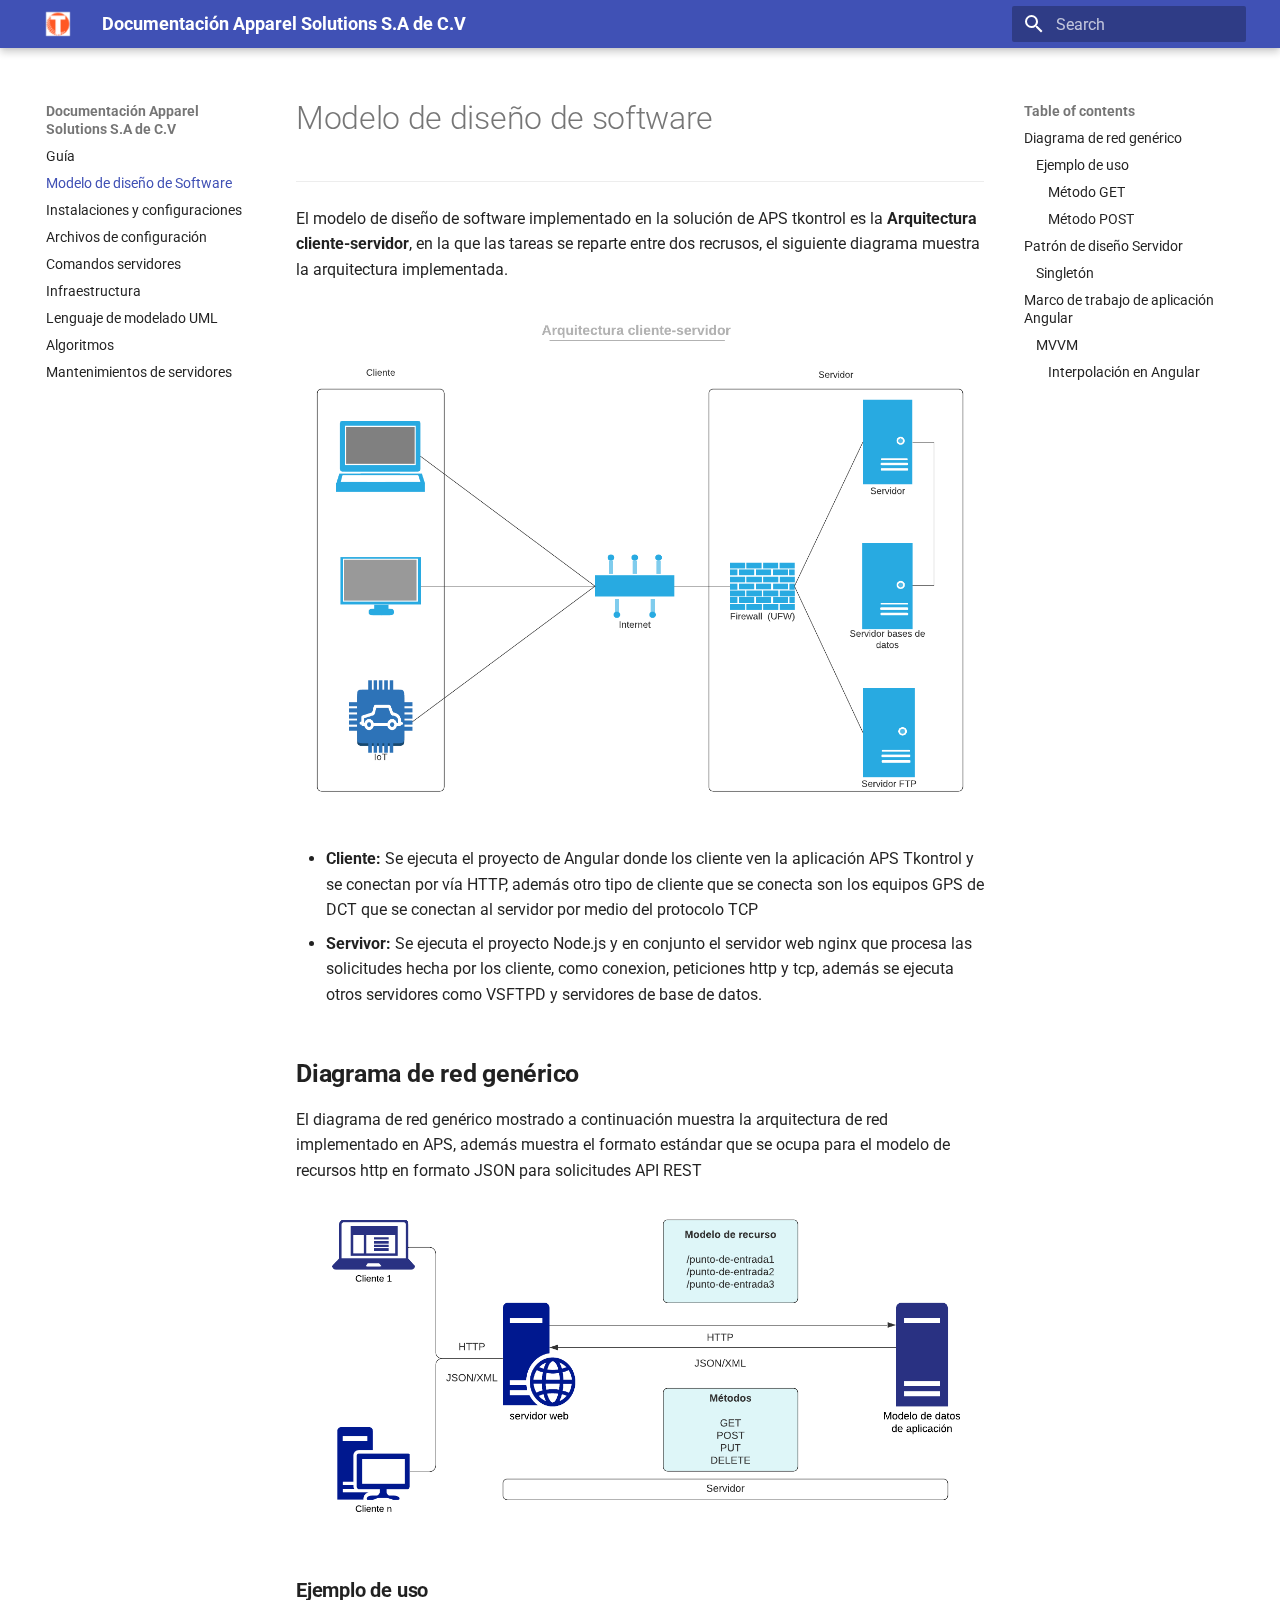
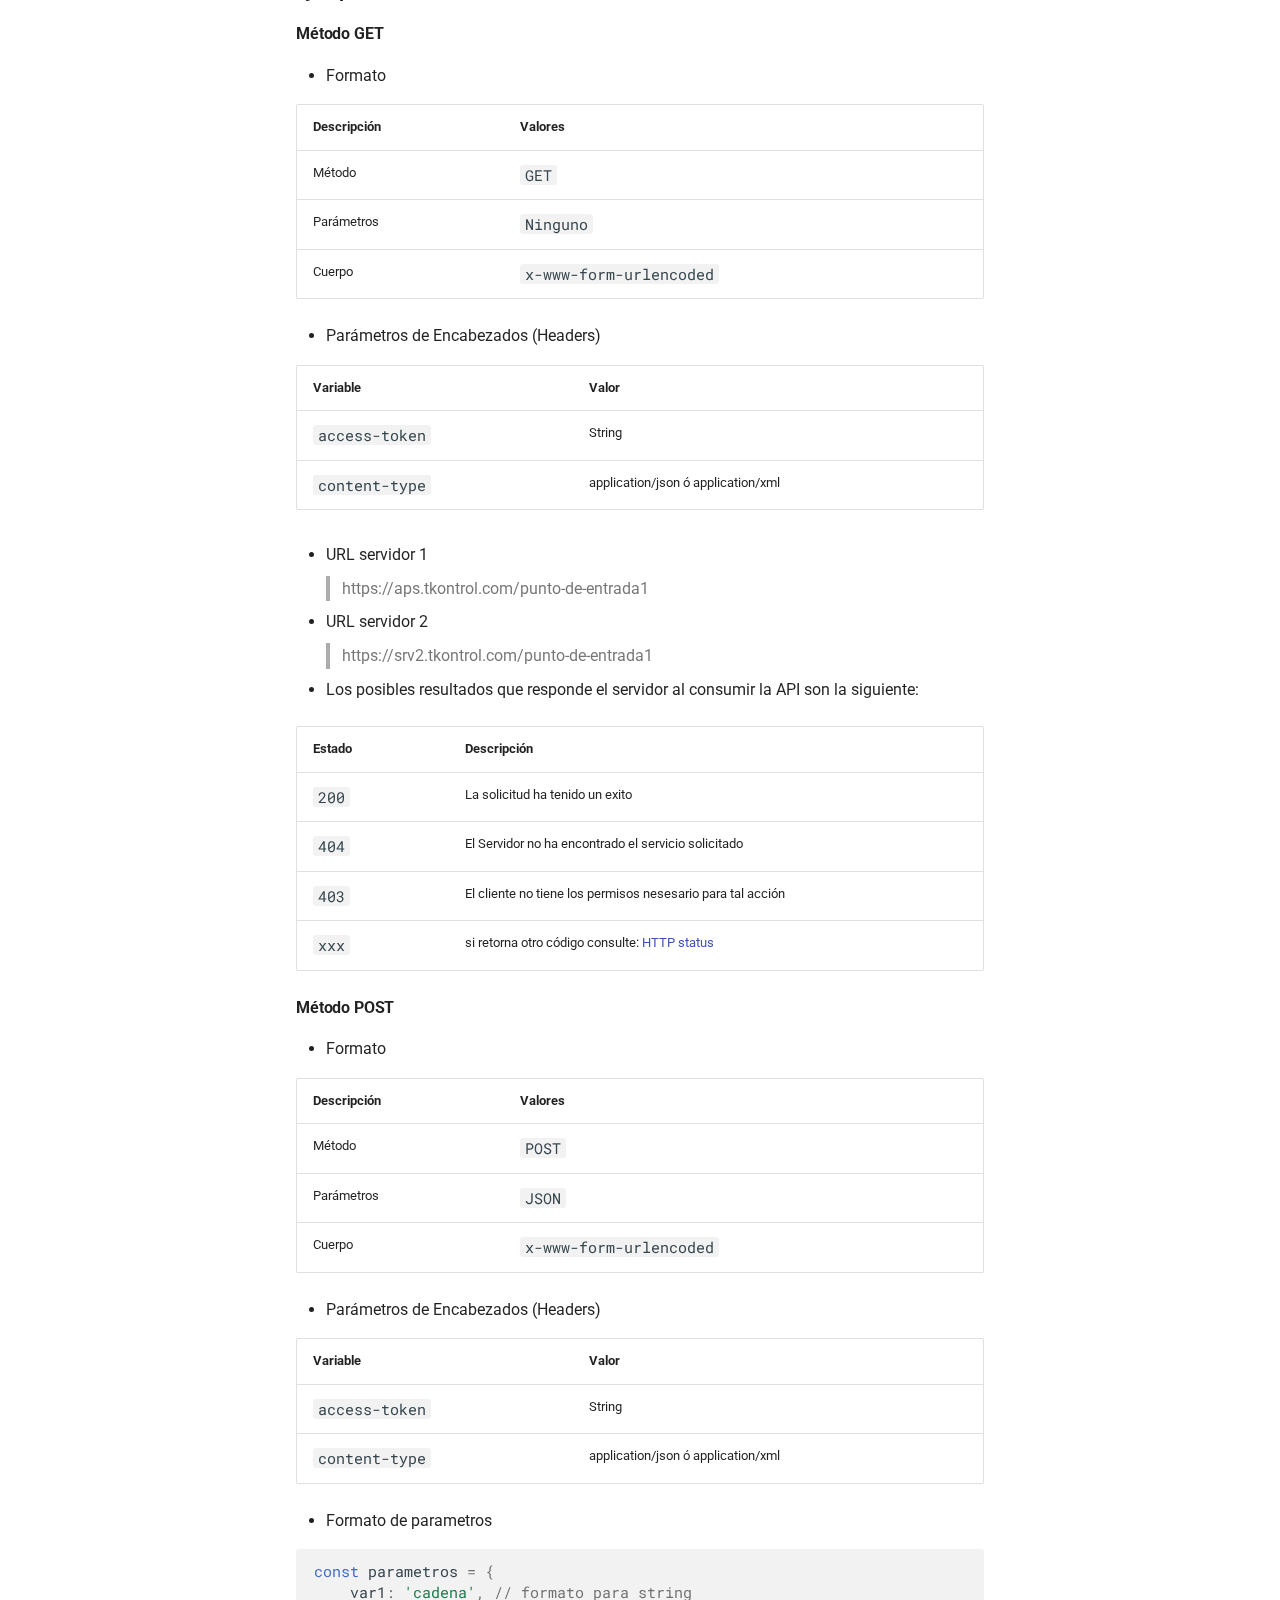
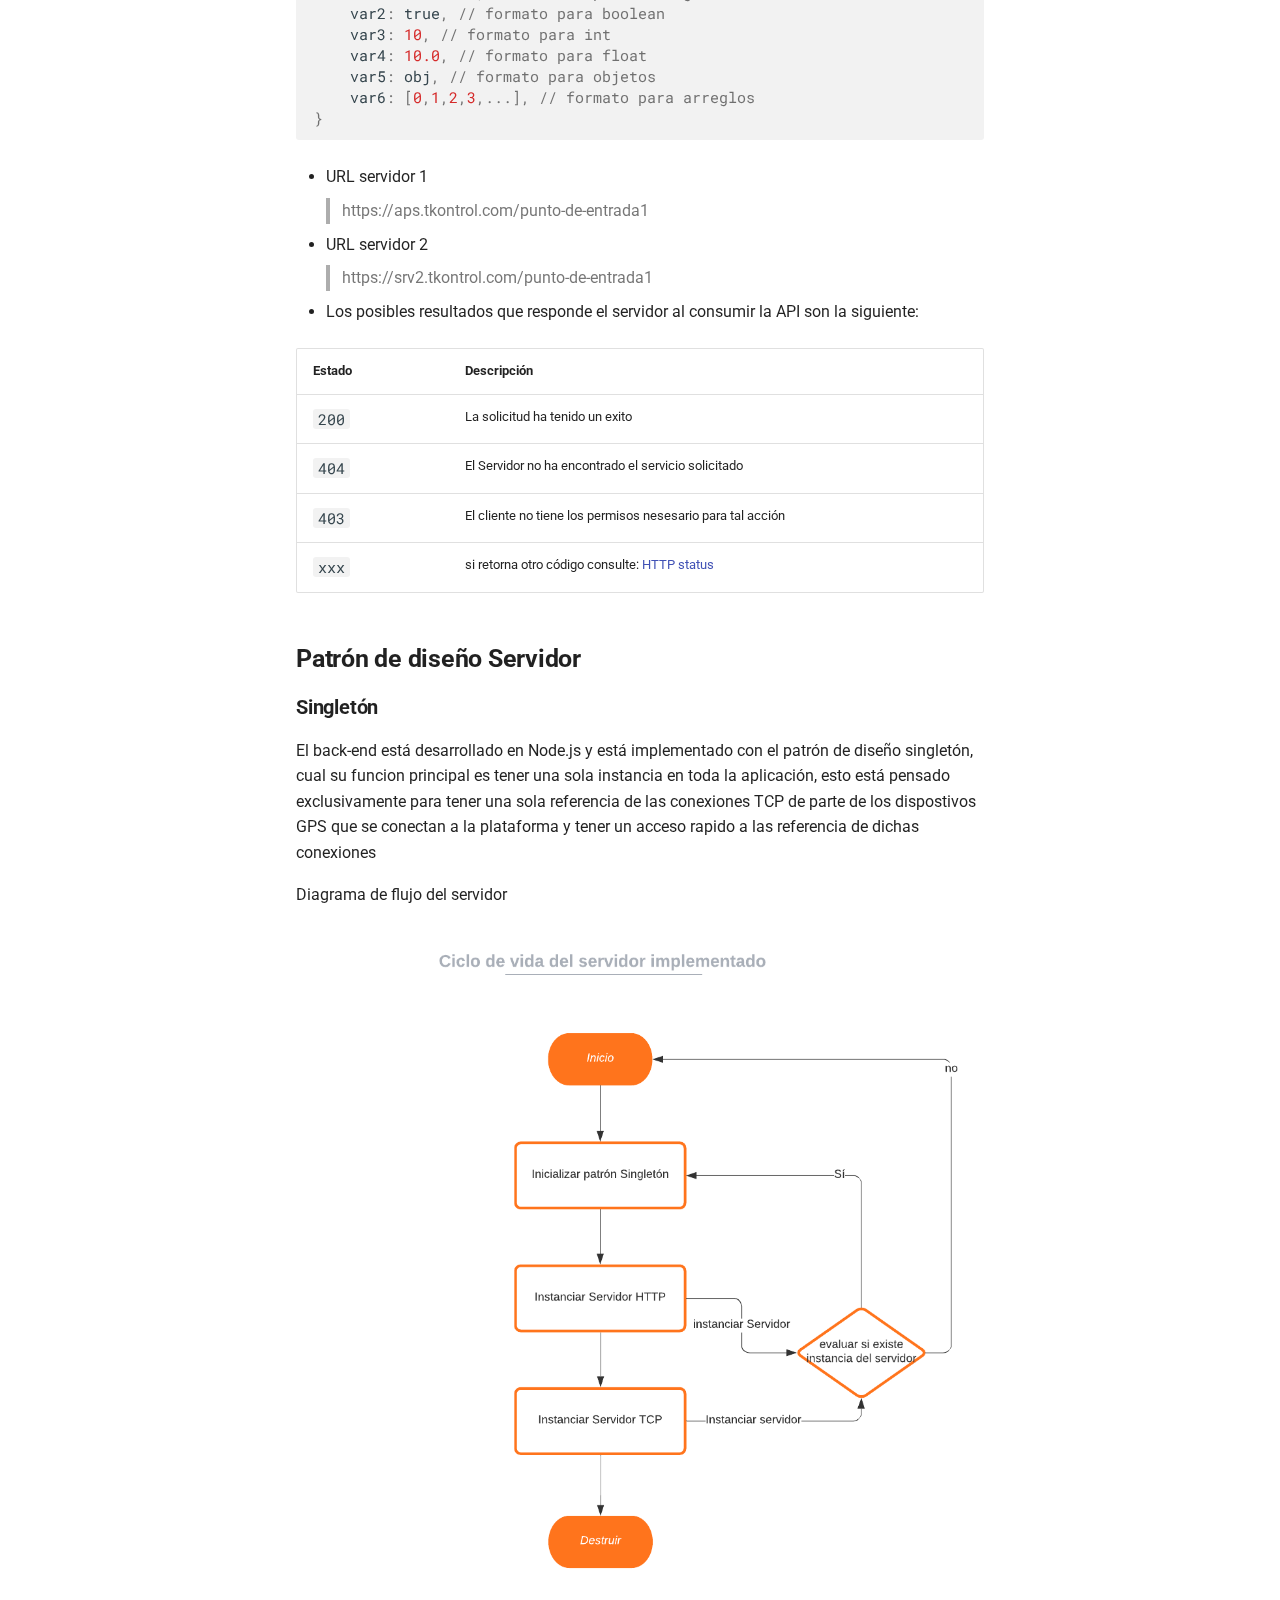
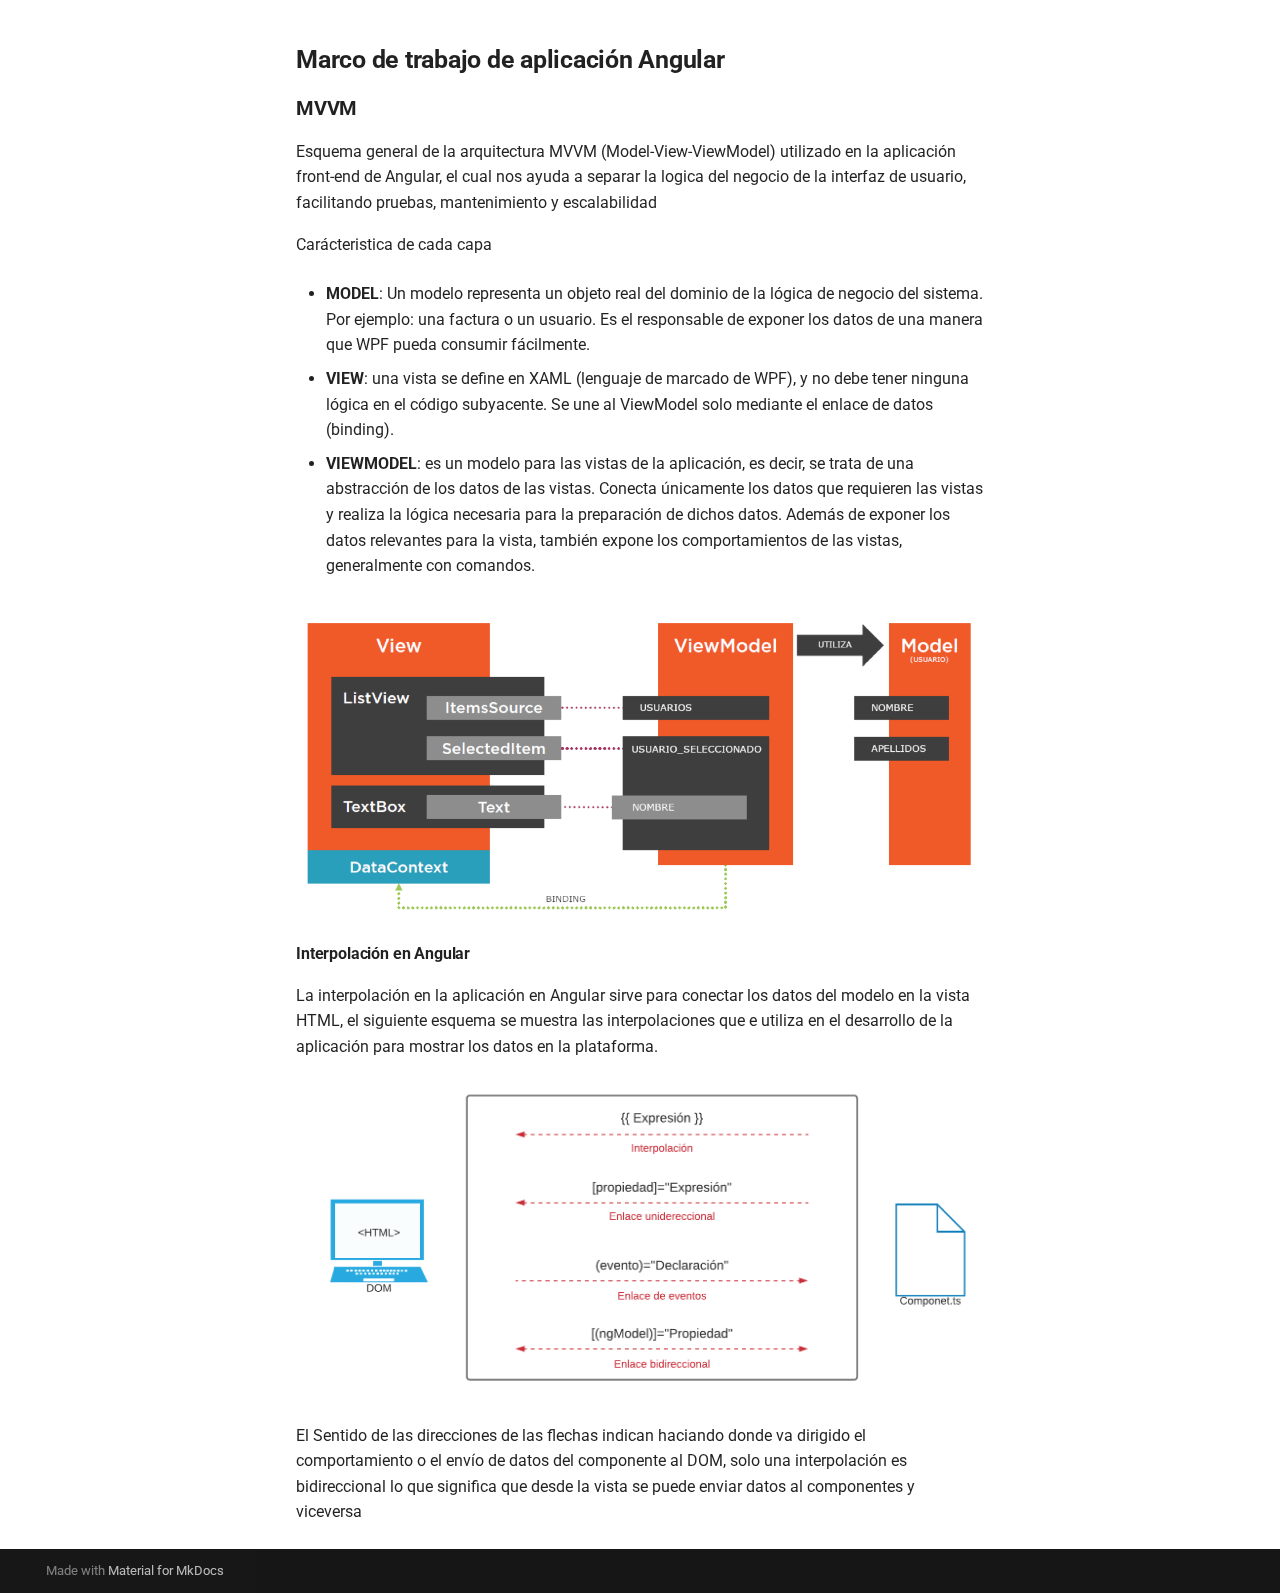
<file: arquitectura/index.html>
<!doctype html>
<html lang="en" class="no-js">
  <head>
    
      <meta charset="utf-8">
      <meta name="viewport" content="width=device-width,initial-scale=1">
      
      
      
      
        <link rel="prev" href="..">
      
      
        <link rel="next" href="../instalaciones/">
      
      
      <link rel="icon" href="../img/logo_orange.png">
      <meta name="generator" content="mkdocs-1.6.1, mkdocs-material-9.6.4">
    
    
      
        <title>Modelo de diseño de Software - Documentación Apparel Solutions S.A de C.V</title>
      
    
    
      <link rel="stylesheet" href="../assets/stylesheets/main.8608ea7d.min.css">
      
      
  
  
    
    
  
    
    
  
    
    
  
    
    
  
    
    
  
    
    
  
    
    
  
    
    
  
    
    
  
    
    
  
    
    
  
    
    
  
  
  <style>:root{--md-admonition-icon--note:url('data:image/svg+xml;charset=utf-8,<svg xmlns="http://www.w3.org/2000/svg" viewBox="0 0 16 16"><path d="M1 7.775V2.75C1 1.784 1.784 1 2.75 1h5.025c.464 0 .91.184 1.238.513l6.25 6.25a1.75 1.75 0 0 1 0 2.474l-5.026 5.026a1.75 1.75 0 0 1-2.474 0l-6.25-6.25A1.75 1.75 0 0 1 1 7.775m1.5 0c0 .066.026.13.073.177l6.25 6.25a.25.25 0 0 0 .354 0l5.025-5.025a.25.25 0 0 0 0-.354l-6.25-6.25a.25.25 0 0 0-.177-.073H2.75a.25.25 0 0 0-.25.25ZM6 5a1 1 0 1 1 0 2 1 1 0 0 1 0-2"/></svg>');--md-admonition-icon--abstract:url('data:image/svg+xml;charset=utf-8,<svg xmlns="http://www.w3.org/2000/svg" viewBox="0 0 16 16"><path d="M2.5 1.75v11.5c0 .138.112.25.25.25h3.17a.75.75 0 0 1 0 1.5H2.75A1.75 1.75 0 0 1 1 13.25V1.75C1 .784 1.784 0 2.75 0h8.5C12.216 0 13 .784 13 1.75v7.736a.75.75 0 0 1-1.5 0V1.75a.25.25 0 0 0-.25-.25h-8.5a.25.25 0 0 0-.25.25m13.274 9.537zl-4.557 4.45a.75.75 0 0 1-1.055-.008l-1.943-1.95a.75.75 0 0 1 1.062-1.058l1.419 1.425 4.026-3.932a.75.75 0 1 1 1.048 1.074M4.75 4h4.5a.75.75 0 0 1 0 1.5h-4.5a.75.75 0 0 1 0-1.5M4 7.75A.75.75 0 0 1 4.75 7h2a.75.75 0 0 1 0 1.5h-2A.75.75 0 0 1 4 7.75"/></svg>');--md-admonition-icon--info:url('data:image/svg+xml;charset=utf-8,<svg xmlns="http://www.w3.org/2000/svg" viewBox="0 0 16 16"><path d="M0 8a8 8 0 1 1 16 0A8 8 0 0 1 0 8m8-6.5a6.5 6.5 0 1 0 0 13 6.5 6.5 0 0 0 0-13M6.5 7.75A.75.75 0 0 1 7.25 7h1a.75.75 0 0 1 .75.75v2.75h.25a.75.75 0 0 1 0 1.5h-2a.75.75 0 0 1 0-1.5h.25v-2h-.25a.75.75 0 0 1-.75-.75M8 6a1 1 0 1 1 0-2 1 1 0 0 1 0 2"/></svg>');--md-admonition-icon--tip:url('data:image/svg+xml;charset=utf-8,<svg xmlns="http://www.w3.org/2000/svg" viewBox="0 0 16 16"><path d="M3.499.75a.75.75 0 0 1 1.5 0v.996C5.9 2.903 6.793 3.65 7.662 4.376l.24.202c-.036-.694.055-1.422.426-2.163C9.1.873 10.794-.045 12.622.26 14.408.558 16 1.94 16 4.25c0 1.278-.954 2.575-2.44 2.734l.146.508.065.22c.203.701.412 1.455.476 2.226.142 1.707-.4 3.03-1.487 3.898C11.714 14.671 10.27 15 8.75 15h-6a.75.75 0 0 1 0-1.5h1.376a4.5 4.5 0 0 1-.563-1.191 3.84 3.84 0 0 1-.05-2.063 4.65 4.65 0 0 1-2.025-.293.75.75 0 0 1 .525-1.406c1.357.507 2.376-.006 2.698-.318l.009-.01a.747.747 0 0 1 1.06 0 .75.75 0 0 1-.012 1.074c-.912.92-.992 1.835-.768 2.586.221.74.745 1.337 1.196 1.621H8.75c1.343 0 2.398-.296 3.074-.836.635-.507 1.036-1.31.928-2.602-.05-.603-.216-1.224-.422-1.93l-.064-.221c-.12-.407-.246-.84-.353-1.29a2.4 2.4 0 0 1-.507-.441 3.1 3.1 0 0 1-.633-1.248.75.75 0 0 1 1.455-.364c.046.185.144.436.31.627.146.168.353.305.712.305.738 0 1.25-.615 1.25-1.25 0-1.47-.95-2.315-2.123-2.51-1.172-.196-2.227.387-2.706 1.345-.46.92-.27 1.774.019 3.062l.042.19.01.05c.348.443.666.949.94 1.553a.75.75 0 1 1-1.365.62c-.553-1.217-1.32-1.94-2.3-2.768L6.7 5.527c-.814-.68-1.75-1.462-2.692-2.619a3.7 3.7 0 0 0-1.023.88c-.406.495-.663 1.036-.722 1.508.116.122.306.21.591.239.388.038.797-.06 1.032-.19a.75.75 0 0 1 .728 1.31c-.515.287-1.23.439-1.906.373-.682-.067-1.473-.38-1.879-1.193L.75 5.677V5.5c0-.984.48-1.94 1.077-2.664.46-.559 1.05-1.055 1.673-1.353z"/></svg>');--md-admonition-icon--success:url('data:image/svg+xml;charset=utf-8,<svg xmlns="http://www.w3.org/2000/svg" viewBox="0 0 16 16"><path d="M13.78 4.22a.75.75 0 0 1 0 1.06l-7.25 7.25a.75.75 0 0 1-1.06 0L2.22 9.28a.75.75 0 0 1 .018-1.042.75.75 0 0 1 1.042-.018L6 10.94l6.72-6.72a.75.75 0 0 1 1.06 0"/></svg>');--md-admonition-icon--question:url('data:image/svg+xml;charset=utf-8,<svg xmlns="http://www.w3.org/2000/svg" viewBox="0 0 16 16"><path d="M0 8a8 8 0 1 1 16 0A8 8 0 0 1 0 8m8-6.5a6.5 6.5 0 1 0 0 13 6.5 6.5 0 0 0 0-13M6.92 6.085h.001a.749.749 0 1 1-1.342-.67c.169-.339.436-.701.849-.977C6.845 4.16 7.369 4 8 4a2.76 2.76 0 0 1 1.637.525c.503.377.863.965.863 1.725 0 .448-.115.83-.329 1.15-.205.307-.47.513-.692.662-.109.072-.22.138-.313.195l-.006.004a6 6 0 0 0-.26.16 1 1 0 0 0-.276.245.75.75 0 0 1-1.248-.832c.184-.264.42-.489.692-.661q.154-.1.313-.195l.007-.004c.1-.061.182-.11.258-.161a1 1 0 0 0 .277-.245C8.96 6.514 9 6.427 9 6.25a.61.61 0 0 0-.262-.525A1.27 1.27 0 0 0 8 5.5c-.369 0-.595.09-.74.187a1 1 0 0 0-.34.398M9 11a1 1 0 1 1-2 0 1 1 0 0 1 2 0"/></svg>');--md-admonition-icon--warning:url('data:image/svg+xml;charset=utf-8,<svg xmlns="http://www.w3.org/2000/svg" viewBox="0 0 16 16"><path d="M6.457 1.047c.659-1.234 2.427-1.234 3.086 0l6.082 11.378A1.75 1.75 0 0 1 14.082 15H1.918a1.75 1.75 0 0 1-1.543-2.575Zm1.763.707a.25.25 0 0 0-.44 0L1.698 13.132a.25.25 0 0 0 .22.368h12.164a.25.25 0 0 0 .22-.368Zm.53 3.996v2.5a.75.75 0 0 1-1.5 0v-2.5a.75.75 0 0 1 1.5 0M9 11a1 1 0 1 1-2 0 1 1 0 0 1 2 0"/></svg>');--md-admonition-icon--failure:url('data:image/svg+xml;charset=utf-8,<svg xmlns="http://www.w3.org/2000/svg" viewBox="0 0 16 16"><path d="M2.344 2.343za8 8 0 0 1 11.314 11.314A8.002 8.002 0 0 1 .234 10.089a8 8 0 0 1 2.11-7.746m1.06 10.253a6.5 6.5 0 1 0 9.108-9.275 6.5 6.5 0 0 0-9.108 9.275M6.03 4.97 8 6.94l1.97-1.97a.749.749 0 0 1 1.275.326.75.75 0 0 1-.215.734L9.06 8l1.97 1.97a.749.749 0 0 1-.326 1.275.75.75 0 0 1-.734-.215L8 9.06l-1.97 1.97a.749.749 0 0 1-1.275-.326.75.75 0 0 1 .215-.734L6.94 8 4.97 6.03a.75.75 0 0 1 .018-1.042.75.75 0 0 1 1.042-.018"/></svg>');--md-admonition-icon--danger:url('data:image/svg+xml;charset=utf-8,<svg xmlns="http://www.w3.org/2000/svg" viewBox="0 0 16 16"><path d="M9.504.43a1.516 1.516 0 0 1 2.437 1.713L10.415 5.5h2.123c1.57 0 2.346 1.909 1.22 3.004l-7.34 7.142a1.25 1.25 0 0 1-.871.354h-.302a1.25 1.25 0 0 1-1.157-1.723L5.633 10.5H3.462c-1.57 0-2.346-1.909-1.22-3.004zm1.047 1.074L3.286 8.571A.25.25 0 0 0 3.462 9H6.75a.75.75 0 0 1 .694 1.034l-1.713 4.188 6.982-6.793A.25.25 0 0 0 12.538 7H9.25a.75.75 0 0 1-.683-1.06l2.008-4.418.003-.006-.004-.009-.006-.006-.008-.001q-.005 0-.009.004"/></svg>');--md-admonition-icon--bug:url('data:image/svg+xml;charset=utf-8,<svg xmlns="http://www.w3.org/2000/svg" viewBox="0 0 16 16"><path d="M4.72.22a.75.75 0 0 1 1.06 0l1 .999a3.5 3.5 0 0 1 2.441 0l.999-1a.748.748 0 0 1 1.265.332.75.75 0 0 1-.205.729l-.775.776c.616.63.995 1.493.995 2.444v.327q0 .15-.025.292c.408.14.764.392 1.029.722l1.968-.787a.75.75 0 0 1 .556 1.392L13 7.258V9h2.25a.75.75 0 0 1 0 1.5H13v.5q-.002.615-.141 1.186l2.17.868a.75.75 0 0 1-.557 1.392l-2.184-.873A5 5 0 0 1 8 16a5 5 0 0 1-4.288-2.427l-2.183.873a.75.75 0 0 1-.558-1.392l2.17-.868A5 5 0 0 1 3 11v-.5H.75a.75.75 0 0 1 0-1.5H3V7.258L.971 6.446a.75.75 0 0 1 .558-1.392l1.967.787c.265-.33.62-.583 1.03-.722a1.7 1.7 0 0 1-.026-.292V4.5c0-.951.38-1.814.995-2.444L4.72 1.28a.75.75 0 0 1 0-1.06m.53 6.28a.75.75 0 0 0-.75.75V11a3.5 3.5 0 1 0 7 0V7.25a.75.75 0 0 0-.75-.75ZM6.173 5h3.654A.17.17 0 0 0 10 4.827V4.5a2 2 0 1 0-4 0v.327c0 .096.077.173.173.173"/></svg>');--md-admonition-icon--example:url('data:image/svg+xml;charset=utf-8,<svg xmlns="http://www.w3.org/2000/svg" viewBox="0 0 16 16"><path d="M5 5.782V2.5h-.25a.75.75 0 0 1 0-1.5h6.5a.75.75 0 0 1 0 1.5H11v3.282l3.666 5.76C15.619 13.04 14.543 15 12.767 15H3.233c-1.776 0-2.852-1.96-1.899-3.458Zm-2.4 6.565a.75.75 0 0 0 .633 1.153h9.534a.75.75 0 0 0 .633-1.153L12.225 10.5h-8.45ZM9.5 2.5h-3V6c0 .143-.04.283-.117.403L4.73 9h6.54L9.617 6.403A.75.75 0 0 1 9.5 6Z"/></svg>');--md-admonition-icon--quote:url('data:image/svg+xml;charset=utf-8,<svg xmlns="http://www.w3.org/2000/svg" viewBox="0 0 16 16"><path d="M1.75 2.5h10.5a.75.75 0 0 1 0 1.5H1.75a.75.75 0 0 1 0-1.5m4 5h8.5a.75.75 0 0 1 0 1.5h-8.5a.75.75 0 0 1 0-1.5m0 5h8.5a.75.75 0 0 1 0 1.5h-8.5a.75.75 0 0 1 0-1.5M2.5 7.75v6a.75.75 0 0 1-1.5 0v-6a.75.75 0 0 1 1.5 0"/></svg>');}</style>



    
    
      
    
    
      
        
        
        <link rel="preconnect" href="https://fonts.gstatic.com" crossorigin>
        <link rel="stylesheet" href="https://fonts.googleapis.com/css?family=Roboto:300,300i,400,400i,700,700i%7CRoboto+Mono:400,400i,700,700i&display=fallback">
        <style>:root{--md-text-font:"Roboto";--md-code-font:"Roboto Mono"}</style>
      
    
    
      <link rel="stylesheet" href="../styles/styles.css">
    
    <script>__md_scope=new URL("..",location),__md_hash=e=>[...e].reduce(((e,_)=>(e<<5)-e+_.charCodeAt(0)),0),__md_get=(e,_=localStorage,t=__md_scope)=>JSON.parse(_.getItem(t.pathname+"."+e)),__md_set=(e,_,t=localStorage,a=__md_scope)=>{try{t.setItem(a.pathname+"."+e,JSON.stringify(_))}catch(e){}}</script>
    
      

    
    
    
  </head>
  
  
    <body dir="ltr">
  
    
    <input class="md-toggle" data-md-toggle="drawer" type="checkbox" id="__drawer" autocomplete="off">
    <input class="md-toggle" data-md-toggle="search" type="checkbox" id="__search" autocomplete="off">
    <label class="md-overlay" for="__drawer"></label>
    <div data-md-component="skip">
      
        
        <a href="#modelo-de-diseno-de-software" class="md-skip">
          Skip to content
        </a>
      
    </div>
    <div data-md-component="announce">
      
    </div>
    
    
      

  

<header class="md-header md-header--shadow" data-md-component="header">
  <nav class="md-header__inner md-grid" aria-label="Header">
    <a href=".." title="Documentación Apparel Solutions S.A de C.V" class="md-header__button md-logo" aria-label="Documentación Apparel Solutions S.A de C.V" data-md-component="logo">
      
  <img src="../img/logo_orange.png" alt="logo">

    </a>
    <label class="md-header__button md-icon" for="__drawer">
      
      <svg xmlns="http://www.w3.org/2000/svg" viewBox="0 0 24 24"><path d="M3 6h18v2H3zm0 5h18v2H3zm0 5h18v2H3z"/></svg>
    </label>
    <div class="md-header__title" data-md-component="header-title">
      <div class="md-header__ellipsis">
        <div class="md-header__topic">
          <span class="md-ellipsis">
            Documentación Apparel Solutions S.A de C.V
          </span>
        </div>
        <div class="md-header__topic" data-md-component="header-topic">
          <span class="md-ellipsis">
            
              Modelo de diseño de Software
            
          </span>
        </div>
      </div>
    </div>
    
    
      <script>var palette=__md_get("__palette");if(palette&&palette.color){if("(prefers-color-scheme)"===palette.color.media){var media=matchMedia("(prefers-color-scheme: light)"),input=document.querySelector(media.matches?"[data-md-color-media='(prefers-color-scheme: light)']":"[data-md-color-media='(prefers-color-scheme: dark)']");palette.color.media=input.getAttribute("data-md-color-media"),palette.color.scheme=input.getAttribute("data-md-color-scheme"),palette.color.primary=input.getAttribute("data-md-color-primary"),palette.color.accent=input.getAttribute("data-md-color-accent")}for(var[key,value]of Object.entries(palette.color))document.body.setAttribute("data-md-color-"+key,value)}</script>
    
    
    
      <label class="md-header__button md-icon" for="__search">
        
        <svg xmlns="http://www.w3.org/2000/svg" viewBox="0 0 24 24"><path d="M9.5 3A6.5 6.5 0 0 1 16 9.5c0 1.61-.59 3.09-1.56 4.23l.27.27h.79l5 5-1.5 1.5-5-5v-.79l-.27-.27A6.52 6.52 0 0 1 9.5 16 6.5 6.5 0 0 1 3 9.5 6.5 6.5 0 0 1 9.5 3m0 2C7 5 5 7 5 9.5S7 14 9.5 14 14 12 14 9.5 12 5 9.5 5"/></svg>
      </label>
      <div class="md-search" data-md-component="search" role="dialog">
  <label class="md-search__overlay" for="__search"></label>
  <div class="md-search__inner" role="search">
    <form class="md-search__form" name="search">
      <input type="text" class="md-search__input" name="query" aria-label="Search" placeholder="Search" autocapitalize="off" autocorrect="off" autocomplete="off" spellcheck="false" data-md-component="search-query" required>
      <label class="md-search__icon md-icon" for="__search">
        
        <svg xmlns="http://www.w3.org/2000/svg" viewBox="0 0 24 24"><path d="M9.5 3A6.5 6.5 0 0 1 16 9.5c0 1.61-.59 3.09-1.56 4.23l.27.27h.79l5 5-1.5 1.5-5-5v-.79l-.27-.27A6.52 6.52 0 0 1 9.5 16 6.5 6.5 0 0 1 3 9.5 6.5 6.5 0 0 1 9.5 3m0 2C7 5 5 7 5 9.5S7 14 9.5 14 14 12 14 9.5 12 5 9.5 5"/></svg>
        
        <svg xmlns="http://www.w3.org/2000/svg" viewBox="0 0 24 24"><path d="M20 11v2H8l5.5 5.5-1.42 1.42L4.16 12l7.92-7.92L13.5 5.5 8 11z"/></svg>
      </label>
      <nav class="md-search__options" aria-label="Search">
        
        <button type="reset" class="md-search__icon md-icon" title="Clear" aria-label="Clear" tabindex="-1">
          
          <svg xmlns="http://www.w3.org/2000/svg" viewBox="0 0 24 24"><path d="M19 6.41 17.59 5 12 10.59 6.41 5 5 6.41 10.59 12 5 17.59 6.41 19 12 13.41 17.59 19 19 17.59 13.41 12z"/></svg>
        </button>
      </nav>
      
    </form>
    <div class="md-search__output">
      <div class="md-search__scrollwrap" tabindex="0" data-md-scrollfix>
        <div class="md-search-result" data-md-component="search-result">
          <div class="md-search-result__meta">
            Initializing search
          </div>
          <ol class="md-search-result__list" role="presentation"></ol>
        </div>
      </div>
    </div>
  </div>
</div>
    
    
  </nav>
  
</header>
    
    <div class="md-container" data-md-component="container">
      
      
        
          
        
      
      <main class="md-main" data-md-component="main">
        <div class="md-main__inner md-grid">
          
            
              
              <div class="md-sidebar md-sidebar--primary" data-md-component="sidebar" data-md-type="navigation" >
                <div class="md-sidebar__scrollwrap">
                  <div class="md-sidebar__inner">
                    



<nav class="md-nav md-nav--primary" aria-label="Navigation" data-md-level="0">
  <label class="md-nav__title" for="__drawer">
    <a href=".." title="Documentación Apparel Solutions S.A de C.V" class="md-nav__button md-logo" aria-label="Documentación Apparel Solutions S.A de C.V" data-md-component="logo">
      
  <img src="../img/logo_orange.png" alt="logo">

    </a>
    Documentación Apparel Solutions S.A de C.V
  </label>
  
  <ul class="md-nav__list" data-md-scrollfix>
    
      
      
  
  
  
  
    <li class="md-nav__item">
      <a href=".." class="md-nav__link">
        
  
  <span class="md-ellipsis">
    Guía
    
  </span>
  

      </a>
    </li>
  

    
      
      
  
  
    
  
  
  
    <li class="md-nav__item md-nav__item--active">
      
      <input class="md-nav__toggle md-toggle" type="checkbox" id="__toc">
      
      
        
      
      
        <label class="md-nav__link md-nav__link--active" for="__toc">
          
  
  <span class="md-ellipsis">
    Modelo de diseño de Software
    
  </span>
  

          <span class="md-nav__icon md-icon"></span>
        </label>
      
      <a href="./" class="md-nav__link md-nav__link--active">
        
  
  <span class="md-ellipsis">
    Modelo de diseño de Software
    
  </span>
  

      </a>
      
        

<nav class="md-nav md-nav--secondary" aria-label="Table of contents">
  
  
  
    
  
  
    <label class="md-nav__title" for="__toc">
      <span class="md-nav__icon md-icon"></span>
      Table of contents
    </label>
    <ul class="md-nav__list" data-md-component="toc" data-md-scrollfix>
      
        <li class="md-nav__item">
  <a href="#diagrama-de-red-generico" class="md-nav__link">
    <span class="md-ellipsis">
      Diagrama de red genérico
    </span>
  </a>
  
    <nav class="md-nav" aria-label="Diagrama de red genérico">
      <ul class="md-nav__list">
        
          <li class="md-nav__item">
  <a href="#ejemplo-de-uso" class="md-nav__link">
    <span class="md-ellipsis">
      Ejemplo de uso
    </span>
  </a>
  
    <nav class="md-nav" aria-label="Ejemplo de uso">
      <ul class="md-nav__list">
        
          <li class="md-nav__item">
  <a href="#metodo-get" class="md-nav__link">
    <span class="md-ellipsis">
      Método GET
    </span>
  </a>
  
</li>
        
          <li class="md-nav__item">
  <a href="#metodo-post" class="md-nav__link">
    <span class="md-ellipsis">
      Método POST
    </span>
  </a>
  
</li>
        
      </ul>
    </nav>
  
</li>
        
      </ul>
    </nav>
  
</li>
      
        <li class="md-nav__item">
  <a href="#patron-de-diseno-servidor" class="md-nav__link">
    <span class="md-ellipsis">
      Patrón de diseño Servidor
    </span>
  </a>
  
    <nav class="md-nav" aria-label="Patrón de diseño Servidor">
      <ul class="md-nav__list">
        
          <li class="md-nav__item">
  <a href="#singleton" class="md-nav__link">
    <span class="md-ellipsis">
      Singletón
    </span>
  </a>
  
</li>
        
      </ul>
    </nav>
  
</li>
      
        <li class="md-nav__item">
  <a href="#marco-de-trabajo-de-aplicacion-angular" class="md-nav__link">
    <span class="md-ellipsis">
      Marco de trabajo de aplicación Angular
    </span>
  </a>
  
    <nav class="md-nav" aria-label="Marco de trabajo de aplicación Angular">
      <ul class="md-nav__list">
        
          <li class="md-nav__item">
  <a href="#mvvm" class="md-nav__link">
    <span class="md-ellipsis">
      MVVM
    </span>
  </a>
  
    <nav class="md-nav" aria-label="MVVM">
      <ul class="md-nav__list">
        
          <li class="md-nav__item">
  <a href="#interpolacion-en-angular" class="md-nav__link">
    <span class="md-ellipsis">
      Interpolación en Angular
    </span>
  </a>
  
</li>
        
      </ul>
    </nav>
  
</li>
        
      </ul>
    </nav>
  
</li>
      
    </ul>
  
</nav>
      
    </li>
  

    
      
      
  
  
  
  
    <li class="md-nav__item">
      <a href="../instalaciones/" class="md-nav__link">
        
  
  <span class="md-ellipsis">
    Instalaciones y configuraciones
    
  </span>
  

      </a>
    </li>
  

    
      
      
  
  
  
  
    <li class="md-nav__item">
      <a href="../archivos_configuracion/" class="md-nav__link">
        
  
  <span class="md-ellipsis">
    Archivos de configuración
    
  </span>
  

      </a>
    </li>
  

    
      
      
  
  
  
  
    <li class="md-nav__item">
      <a href="../comandos/" class="md-nav__link">
        
  
  <span class="md-ellipsis">
    Comandos servidores
    
  </span>
  

      </a>
    </li>
  

    
      
      
  
  
  
  
    <li class="md-nav__item">
      <a href="../infraestructura/" class="md-nav__link">
        
  
  <span class="md-ellipsis">
    Infraestructura
    
  </span>
  

      </a>
    </li>
  

    
      
      
  
  
  
  
    <li class="md-nav__item">
      <a href="../base_de_datos/" class="md-nav__link">
        
  
  <span class="md-ellipsis">
    Lenguaje de modelado UML
    
  </span>
  

      </a>
    </li>
  

    
      
      
  
  
  
  
    <li class="md-nav__item">
      <a href="../algoritmos/" class="md-nav__link">
        
  
  <span class="md-ellipsis">
    Algoritmos
    
  </span>
  

      </a>
    </li>
  

    
      
      
  
  
  
  
    <li class="md-nav__item">
      <a href="../mantenimientos/" class="md-nav__link">
        
  
  <span class="md-ellipsis">
    Mantenimientos de servidores
    
  </span>
  

      </a>
    </li>
  

    
  </ul>
</nav>
                  </div>
                </div>
              </div>
            
            
              
              <div class="md-sidebar md-sidebar--secondary" data-md-component="sidebar" data-md-type="toc" >
                <div class="md-sidebar__scrollwrap">
                  <div class="md-sidebar__inner">
                    

<nav class="md-nav md-nav--secondary" aria-label="Table of contents">
  
  
  
    
  
  
    <label class="md-nav__title" for="__toc">
      <span class="md-nav__icon md-icon"></span>
      Table of contents
    </label>
    <ul class="md-nav__list" data-md-component="toc" data-md-scrollfix>
      
        <li class="md-nav__item">
  <a href="#diagrama-de-red-generico" class="md-nav__link">
    <span class="md-ellipsis">
      Diagrama de red genérico
    </span>
  </a>
  
    <nav class="md-nav" aria-label="Diagrama de red genérico">
      <ul class="md-nav__list">
        
          <li class="md-nav__item">
  <a href="#ejemplo-de-uso" class="md-nav__link">
    <span class="md-ellipsis">
      Ejemplo de uso
    </span>
  </a>
  
    <nav class="md-nav" aria-label="Ejemplo de uso">
      <ul class="md-nav__list">
        
          <li class="md-nav__item">
  <a href="#metodo-get" class="md-nav__link">
    <span class="md-ellipsis">
      Método GET
    </span>
  </a>
  
</li>
        
          <li class="md-nav__item">
  <a href="#metodo-post" class="md-nav__link">
    <span class="md-ellipsis">
      Método POST
    </span>
  </a>
  
</li>
        
      </ul>
    </nav>
  
</li>
        
      </ul>
    </nav>
  
</li>
      
        <li class="md-nav__item">
  <a href="#patron-de-diseno-servidor" class="md-nav__link">
    <span class="md-ellipsis">
      Patrón de diseño Servidor
    </span>
  </a>
  
    <nav class="md-nav" aria-label="Patrón de diseño Servidor">
      <ul class="md-nav__list">
        
          <li class="md-nav__item">
  <a href="#singleton" class="md-nav__link">
    <span class="md-ellipsis">
      Singletón
    </span>
  </a>
  
</li>
        
      </ul>
    </nav>
  
</li>
      
        <li class="md-nav__item">
  <a href="#marco-de-trabajo-de-aplicacion-angular" class="md-nav__link">
    <span class="md-ellipsis">
      Marco de trabajo de aplicación Angular
    </span>
  </a>
  
    <nav class="md-nav" aria-label="Marco de trabajo de aplicación Angular">
      <ul class="md-nav__list">
        
          <li class="md-nav__item">
  <a href="#mvvm" class="md-nav__link">
    <span class="md-ellipsis">
      MVVM
    </span>
  </a>
  
    <nav class="md-nav" aria-label="MVVM">
      <ul class="md-nav__list">
        
          <li class="md-nav__item">
  <a href="#interpolacion-en-angular" class="md-nav__link">
    <span class="md-ellipsis">
      Interpolación en Angular
    </span>
  </a>
  
</li>
        
      </ul>
    </nav>
  
</li>
        
      </ul>
    </nav>
  
</li>
      
    </ul>
  
</nav>
                  </div>
                </div>
              </div>
            
          
          
            <div class="md-content" data-md-component="content">
              <article class="md-content__inner md-typeset">
                
                  



<h1 id="modelo-de-diseno-de-software">Modelo de diseño de software</h1>
<hr />
<p>El modelo de diseño de software implementado en la solución de APS tkontrol es la <strong>Arquitectura cliente-servidor</strong>, en la que las tareas se reparte entre dos recrusos, el siguiente diagrama muestra la arquitectura implementada.</p>
<p><img alt="image info" src="../img/arqui_cliente_servidor.png" /></p>
<ul>
<li>
<p><strong>Cliente:</strong> Se ejecuta el proyecto de Angular donde los cliente ven la aplicación APS Tkontrol y se conectan por vía HTTP, además otro tipo de cliente que se conecta son los equipos GPS de DCT que se conectan al servidor por medio del protocolo TCP</p>
</li>
<li>
<p><strong>Servivor:</strong> Se ejecuta el proyecto Node.js y en conjunto el servidor web nginx que procesa las solicitudes hecha por los cliente, como conexion, peticiones http y tcp, además se ejecuta otros servidores como VSFTPD y servidores de base de datos. </p>
</li>
</ul>
<h2 id="diagrama-de-red-generico">Diagrama de red genérico</h2>
<p>El diagrama de red genérico mostrado a continuación muestra la arquitectura de red implementado en APS, además muestra el formato estándar que se ocupa para el modelo de recursos http en formato JSON para solicitudes API REST</p>
<p><img alt="image info" src="../img/diagrama_red_generico.png" /></p>
<h3 id="ejemplo-de-uso">Ejemplo de uso</h3>
<h4 id="metodo-get">Método GET</h4>
<ul>
<li>Formato</li>
</ul>
<table>
<thead>
<tr>
<th>Descripción</th>
<th>Valores</th>
</tr>
</thead>
<tbody>
<tr>
<td>Método</td>
<td><code>GET</code></td>
</tr>
<tr>
<td>Parámetros</td>
<td><code>Ninguno</code></td>
</tr>
<tr>
<td>Cuerpo</td>
<td><code>x-www-form-urlencoded</code></td>
</tr>
</tbody>
</table>
<ul>
<li>Parámetros de Encabezados (Headers)</li>
</ul>
<table>
<thead>
<tr>
<th>Variable</th>
<th>Valor</th>
</tr>
</thead>
<tbody>
<tr>
<td><code>access-token</code></td>
<td>String</td>
</tr>
<tr>
<td><code>content-type</code></td>
<td>application/json ó  application/xml</td>
</tr>
</tbody>
</table>
<ul>
<li>
<p>URL servidor 1</p>
<blockquote>
<p>https://aps.tkontrol.com/punto-de-entrada1</p>
</blockquote>
</li>
<li>
<p>URL servidor 2</p>
<blockquote>
<p>https://srv2.tkontrol.com/punto-de-entrada1</p>
</blockquote>
</li>
<li>
<p>Los posibles resultados que responde el servidor al consumir la API son la siguiente:</p>
</li>
</ul>
<table>
<thead>
<tr>
<th>Estado</th>
<th>Descripción</th>
</tr>
</thead>
<tbody>
<tr>
<td><code>200</code></td>
<td>La solicitud ha tenido un exito</td>
</tr>
<tr>
<td><code>404</code></td>
<td>El Servidor no ha encontrado el servicio solicitado</td>
</tr>
<tr>
<td><code>403</code></td>
<td>El cliente no tiene los permisos nesesario para tal acción</td>
</tr>
<tr>
<td><code>xxx</code></td>
<td>si retorna otro código consulte: <a href="https://developer.mozilla.org/es/docs/Web/HTTP/Status">HTTP status</a></td>
</tr>
</tbody>
</table>
<h4 id="metodo-post">Método POST</h4>
<ul>
<li>Formato</li>
</ul>
<table>
<thead>
<tr>
<th>Descripción</th>
<th>Valores</th>
</tr>
</thead>
<tbody>
<tr>
<td>Método</td>
<td><code>POST</code></td>
</tr>
<tr>
<td>Parámetros</td>
<td><code>JSON</code></td>
</tr>
<tr>
<td>Cuerpo</td>
<td><code>x-www-form-urlencoded</code></td>
</tr>
</tbody>
</table>
<ul>
<li>Parámetros de Encabezados (Headers)</li>
</ul>
<table>
<thead>
<tr>
<th>Variable</th>
<th>Valor</th>
</tr>
</thead>
<tbody>
<tr>
<td><code>access-token</code></td>
<td>String</td>
</tr>
<tr>
<td><code>content-type</code></td>
<td>application/json ó  application/xml</td>
</tr>
</tbody>
</table>
<ul>
<li>Formato de parametros</li>
</ul>
<div class="highlight"><pre><span></span><code><span class="kd">const</span><span class="w"> </span><span class="nx">parametros</span><span class="w"> </span><span class="o">=</span><span class="w"> </span><span class="p">{</span>
<span class="w">    </span><span class="nx">var1</span><span class="o">:</span><span class="w"> </span><span class="s1">&#39;cadena&#39;</span><span class="p">,</span><span class="w"> </span><span class="c1">// formato para string</span>
<span class="w">    </span><span class="nx">var2</span><span class="o">:</span><span class="w"> </span><span class="kc">true</span><span class="p">,</span><span class="w"> </span><span class="c1">// formato para boolean</span>
<span class="w">    </span><span class="nx">var3</span><span class="o">:</span><span class="w"> </span><span class="mf">10</span><span class="p">,</span><span class="w"> </span><span class="c1">// formato para int</span>
<span class="w">    </span><span class="nx">var4</span><span class="o">:</span><span class="w"> </span><span class="mf">10.0</span><span class="p">,</span><span class="w"> </span><span class="c1">// formato para float</span>
<span class="w">    </span><span class="nx">var5</span><span class="o">:</span><span class="w"> </span><span class="nx">obj</span><span class="p">,</span><span class="w"> </span><span class="c1">// formato para objetos</span>
<span class="w">    </span><span class="nx">var6</span><span class="o">:</span><span class="w"> </span><span class="p">[</span><span class="mf">0</span><span class="p">,</span><span class="mf">1</span><span class="p">,</span><span class="mf">2</span><span class="p">,</span><span class="mf">3</span><span class="p">,...],</span><span class="w"> </span><span class="c1">// formato para arreglos</span>
<span class="p">}</span>
</code></pre></div>
<ul>
<li>
<p>URL servidor 1</p>
<blockquote>
<p>https://aps.tkontrol.com/punto-de-entrada1</p>
</blockquote>
</li>
<li>
<p>URL servidor 2</p>
<blockquote>
<p>https://srv2.tkontrol.com/punto-de-entrada1</p>
</blockquote>
</li>
<li>
<p>Los posibles resultados que responde el servidor al consumir la API son la siguiente:</p>
</li>
</ul>
<table>
<thead>
<tr>
<th>Estado</th>
<th>Descripción</th>
</tr>
</thead>
<tbody>
<tr>
<td><code>200</code></td>
<td>La solicitud ha tenido un exito</td>
</tr>
<tr>
<td><code>404</code></td>
<td>El Servidor no ha encontrado el servicio solicitado</td>
</tr>
<tr>
<td><code>403</code></td>
<td>El cliente no tiene los permisos nesesario para tal acción</td>
</tr>
<tr>
<td><code>xxx</code></td>
<td>si retorna otro código consulte: <a href="https://developer.mozilla.org/es/docs/Web/HTTP/Status">HTTP status</a></td>
</tr>
</tbody>
</table>
<h2 id="patron-de-diseno-servidor">Patrón de diseño Servidor</h2>
<h3 id="singleton">Singletón</h3>
<p>El back-end está desarrollado en Node.js y está implementado con el patrón de diseño singletón, cual su funcion principal es tener una sola instancia en toda la aplicación, esto está pensado exclusivamente para tener una sola referencia de las conexiones TCP de parte de los dispostivos GPS que se conectan a la plataforma y tener un acceso rapido a las referencia de dichas conexiones</p>
<p>Diagrama de flujo del servidor</p>
<p><img alt="image info" src="../img/patron_servidor.png" /></p>
<h2 id="marco-de-trabajo-de-aplicacion-angular">Marco de trabajo de aplicación Angular</h2>
<h3 id="mvvm">MVVM</h3>
<p>Esquema general de la arquitectura MVVM (Model-View-ViewModel) utilizado en la aplicación front-end de Angular, el cual nos ayuda a separar la logica del negocio de la interfaz de usuario, facilitando pruebas, mantenimiento y escalabilidad</p>
<p>Carácteristica de cada capa</p>
<ul>
<li>
<p><strong>MODEL</strong>: Un modelo representa un objeto real del dominio de la lógica de negocio del sistema. Por ejemplo: una factura o un usuario. Es el responsable de exponer los datos de una manera que WPF pueda consumir fácilmente.</p>
</li>
<li>
<p><strong>VIEW</strong>: una vista se define en XAML (lenguaje de marcado de WPF), y no debe tener ninguna lógica en el código subyacente. Se une al ViewModel solo mediante el enlace de datos (binding).</p>
</li>
<li>
<p><strong>VIEWMODEL</strong>: es un modelo para las vistas de la aplicación, es decir, se trata de una abstracción de los datos de las vistas. Conecta únicamente los datos que requieren las vistas y realiza la lógica necesaria para la preparación de dichos datos. Además de exponer los datos relevantes para la vista, también expone los comportamientos de las vistas, generalmente con comandos.</p>
</li>
</ul>
<p><img alt="image info" src="../img/mvvm.png" /></p>
<h4 id="interpolacion-en-angular">Interpolación en Angular</h4>
<p>La interpolación en la aplicación en Angular sirve para conectar los datos del modelo en la vista HTML, el siguiente esquema se muestra las interpolaciones que e utiliza en el desarrollo de la aplicación para mostrar los datos en la plataforma.</p>
<p><img alt="image info" src="../img/inter.png" /></p>
<p>El Sentido de las direcciones de las flechas indican haciando donde va dirigido el comportamiento o el envío de datos del componente al DOM, solo una interpolación es bidireccional lo que significa que desde la vista se puede enviar datos al componentes y viceversa</p>












                
              </article>
            </div>
          
          
<script>var target=document.getElementById(location.hash.slice(1));target&&target.name&&(target.checked=target.name.startsWith("__tabbed_"))</script>
        </div>
        
      </main>
      
        <footer class="md-footer">
  
  <div class="md-footer-meta md-typeset">
    <div class="md-footer-meta__inner md-grid">
      <div class="md-copyright">
  
  
    Made with
    <a href="https://squidfunk.github.io/mkdocs-material/" target="_blank" rel="noopener">
      Material for MkDocs
    </a>
  
</div>
      
    </div>
  </div>
</footer>
      
    </div>
    <div class="md-dialog" data-md-component="dialog">
      <div class="md-dialog__inner md-typeset"></div>
    </div>
    
    
    <script id="__config" type="application/json">{"base": "..", "features": [], "search": "../assets/javascripts/workers/search.f8cc74c7.min.js", "translations": {"clipboard.copied": "Copied to clipboard", "clipboard.copy": "Copy to clipboard", "search.result.more.one": "1 more on this page", "search.result.more.other": "# more on this page", "search.result.none": "No matching documents", "search.result.one": "1 matching document", "search.result.other": "# matching documents", "search.result.placeholder": "Type to start searching", "search.result.term.missing": "Missing", "select.version": "Select version"}}</script>
    
    
      <script src="../assets/javascripts/bundle.f1b6f286.min.js"></script>
      
    
  </body>
</html>
</file>
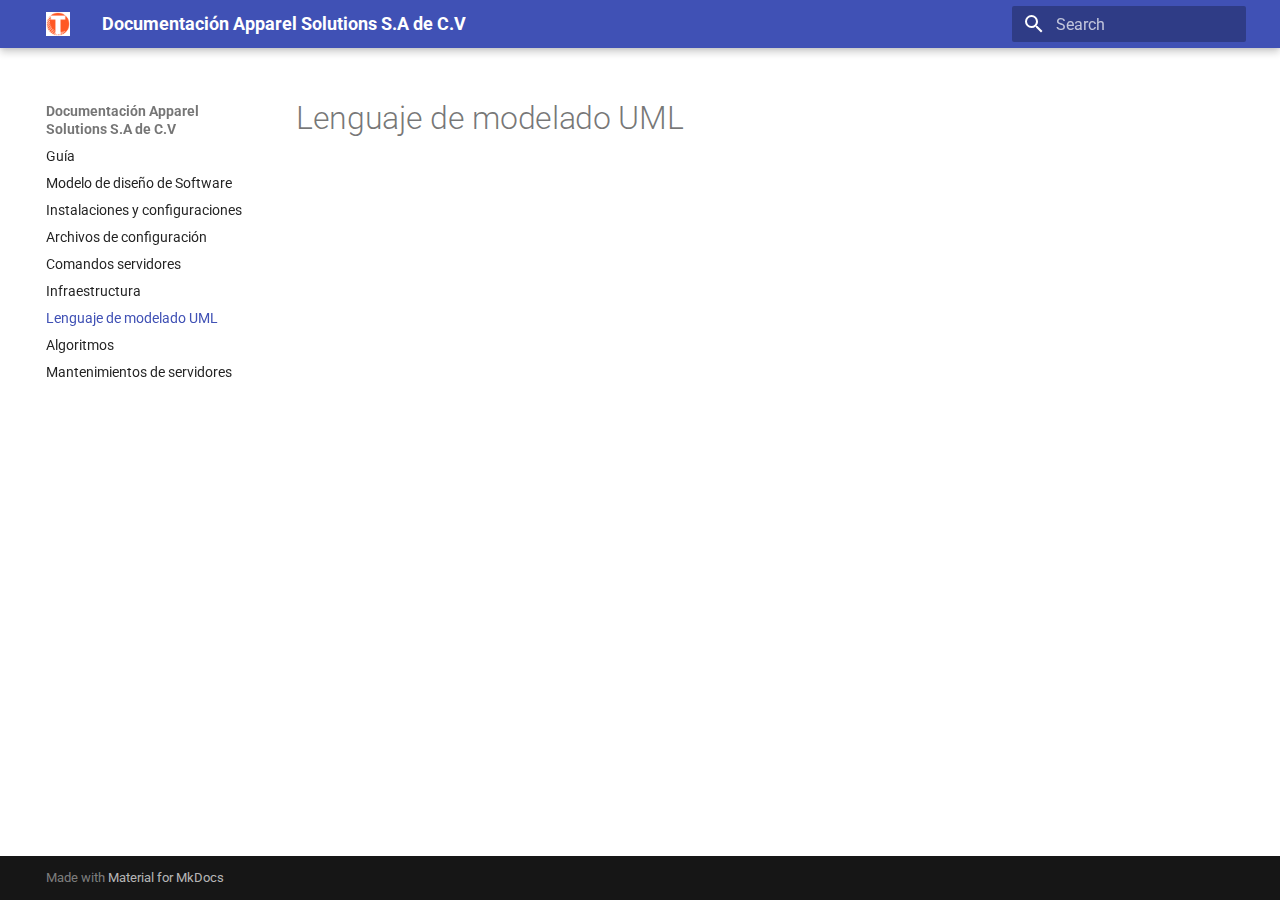
<file: base_de_datos/index.html>
<!doctype html>
<html lang="en" class="no-js">
  <head>
    
      <meta charset="utf-8">
      <meta name="viewport" content="width=device-width,initial-scale=1">
      
      
      
      
        <link rel="prev" href="../infraestructura/">
      
      
        <link rel="next" href="../algoritmos/">
      
      
      <link rel="icon" href="../img/logo_orange.png">
      <meta name="generator" content="mkdocs-1.6.1, mkdocs-material-9.6.4">
    
    
      
        <title>Lenguaje de modelado UML - Documentación Apparel Solutions S.A de C.V</title>
      
    
    
      <link rel="stylesheet" href="../assets/stylesheets/main.8608ea7d.min.css">
      
      
  
  
    
    
  
    
    
  
    
    
  
    
    
  
    
    
  
    
    
  
    
    
  
    
    
  
    
    
  
    
    
  
    
    
  
    
    
  
  
  <style>:root{--md-admonition-icon--note:url('data:image/svg+xml;charset=utf-8,<svg xmlns="http://www.w3.org/2000/svg" viewBox="0 0 16 16"><path d="M1 7.775V2.75C1 1.784 1.784 1 2.75 1h5.025c.464 0 .91.184 1.238.513l6.25 6.25a1.75 1.75 0 0 1 0 2.474l-5.026 5.026a1.75 1.75 0 0 1-2.474 0l-6.25-6.25A1.75 1.75 0 0 1 1 7.775m1.5 0c0 .066.026.13.073.177l6.25 6.25a.25.25 0 0 0 .354 0l5.025-5.025a.25.25 0 0 0 0-.354l-6.25-6.25a.25.25 0 0 0-.177-.073H2.75a.25.25 0 0 0-.25.25ZM6 5a1 1 0 1 1 0 2 1 1 0 0 1 0-2"/></svg>');--md-admonition-icon--abstract:url('data:image/svg+xml;charset=utf-8,<svg xmlns="http://www.w3.org/2000/svg" viewBox="0 0 16 16"><path d="M2.5 1.75v11.5c0 .138.112.25.25.25h3.17a.75.75 0 0 1 0 1.5H2.75A1.75 1.75 0 0 1 1 13.25V1.75C1 .784 1.784 0 2.75 0h8.5C12.216 0 13 .784 13 1.75v7.736a.75.75 0 0 1-1.5 0V1.75a.25.25 0 0 0-.25-.25h-8.5a.25.25 0 0 0-.25.25m13.274 9.537zl-4.557 4.45a.75.75 0 0 1-1.055-.008l-1.943-1.95a.75.75 0 0 1 1.062-1.058l1.419 1.425 4.026-3.932a.75.75 0 1 1 1.048 1.074M4.75 4h4.5a.75.75 0 0 1 0 1.5h-4.5a.75.75 0 0 1 0-1.5M4 7.75A.75.75 0 0 1 4.75 7h2a.75.75 0 0 1 0 1.5h-2A.75.75 0 0 1 4 7.75"/></svg>');--md-admonition-icon--info:url('data:image/svg+xml;charset=utf-8,<svg xmlns="http://www.w3.org/2000/svg" viewBox="0 0 16 16"><path d="M0 8a8 8 0 1 1 16 0A8 8 0 0 1 0 8m8-6.5a6.5 6.5 0 1 0 0 13 6.5 6.5 0 0 0 0-13M6.5 7.75A.75.75 0 0 1 7.25 7h1a.75.75 0 0 1 .75.75v2.75h.25a.75.75 0 0 1 0 1.5h-2a.75.75 0 0 1 0-1.5h.25v-2h-.25a.75.75 0 0 1-.75-.75M8 6a1 1 0 1 1 0-2 1 1 0 0 1 0 2"/></svg>');--md-admonition-icon--tip:url('data:image/svg+xml;charset=utf-8,<svg xmlns="http://www.w3.org/2000/svg" viewBox="0 0 16 16"><path d="M3.499.75a.75.75 0 0 1 1.5 0v.996C5.9 2.903 6.793 3.65 7.662 4.376l.24.202c-.036-.694.055-1.422.426-2.163C9.1.873 10.794-.045 12.622.26 14.408.558 16 1.94 16 4.25c0 1.278-.954 2.575-2.44 2.734l.146.508.065.22c.203.701.412 1.455.476 2.226.142 1.707-.4 3.03-1.487 3.898C11.714 14.671 10.27 15 8.75 15h-6a.75.75 0 0 1 0-1.5h1.376a4.5 4.5 0 0 1-.563-1.191 3.84 3.84 0 0 1-.05-2.063 4.65 4.65 0 0 1-2.025-.293.75.75 0 0 1 .525-1.406c1.357.507 2.376-.006 2.698-.318l.009-.01a.747.747 0 0 1 1.06 0 .75.75 0 0 1-.012 1.074c-.912.92-.992 1.835-.768 2.586.221.74.745 1.337 1.196 1.621H8.75c1.343 0 2.398-.296 3.074-.836.635-.507 1.036-1.31.928-2.602-.05-.603-.216-1.224-.422-1.93l-.064-.221c-.12-.407-.246-.84-.353-1.29a2.4 2.4 0 0 1-.507-.441 3.1 3.1 0 0 1-.633-1.248.75.75 0 0 1 1.455-.364c.046.185.144.436.31.627.146.168.353.305.712.305.738 0 1.25-.615 1.25-1.25 0-1.47-.95-2.315-2.123-2.51-1.172-.196-2.227.387-2.706 1.345-.46.92-.27 1.774.019 3.062l.042.19.01.05c.348.443.666.949.94 1.553a.75.75 0 1 1-1.365.62c-.553-1.217-1.32-1.94-2.3-2.768L6.7 5.527c-.814-.68-1.75-1.462-2.692-2.619a3.7 3.7 0 0 0-1.023.88c-.406.495-.663 1.036-.722 1.508.116.122.306.21.591.239.388.038.797-.06 1.032-.19a.75.75 0 0 1 .728 1.31c-.515.287-1.23.439-1.906.373-.682-.067-1.473-.38-1.879-1.193L.75 5.677V5.5c0-.984.48-1.94 1.077-2.664.46-.559 1.05-1.055 1.673-1.353z"/></svg>');--md-admonition-icon--success:url('data:image/svg+xml;charset=utf-8,<svg xmlns="http://www.w3.org/2000/svg" viewBox="0 0 16 16"><path d="M13.78 4.22a.75.75 0 0 1 0 1.06l-7.25 7.25a.75.75 0 0 1-1.06 0L2.22 9.28a.75.75 0 0 1 .018-1.042.75.75 0 0 1 1.042-.018L6 10.94l6.72-6.72a.75.75 0 0 1 1.06 0"/></svg>');--md-admonition-icon--question:url('data:image/svg+xml;charset=utf-8,<svg xmlns="http://www.w3.org/2000/svg" viewBox="0 0 16 16"><path d="M0 8a8 8 0 1 1 16 0A8 8 0 0 1 0 8m8-6.5a6.5 6.5 0 1 0 0 13 6.5 6.5 0 0 0 0-13M6.92 6.085h.001a.749.749 0 1 1-1.342-.67c.169-.339.436-.701.849-.977C6.845 4.16 7.369 4 8 4a2.76 2.76 0 0 1 1.637.525c.503.377.863.965.863 1.725 0 .448-.115.83-.329 1.15-.205.307-.47.513-.692.662-.109.072-.22.138-.313.195l-.006.004a6 6 0 0 0-.26.16 1 1 0 0 0-.276.245.75.75 0 0 1-1.248-.832c.184-.264.42-.489.692-.661q.154-.1.313-.195l.007-.004c.1-.061.182-.11.258-.161a1 1 0 0 0 .277-.245C8.96 6.514 9 6.427 9 6.25a.61.61 0 0 0-.262-.525A1.27 1.27 0 0 0 8 5.5c-.369 0-.595.09-.74.187a1 1 0 0 0-.34.398M9 11a1 1 0 1 1-2 0 1 1 0 0 1 2 0"/></svg>');--md-admonition-icon--warning:url('data:image/svg+xml;charset=utf-8,<svg xmlns="http://www.w3.org/2000/svg" viewBox="0 0 16 16"><path d="M6.457 1.047c.659-1.234 2.427-1.234 3.086 0l6.082 11.378A1.75 1.75 0 0 1 14.082 15H1.918a1.75 1.75 0 0 1-1.543-2.575Zm1.763.707a.25.25 0 0 0-.44 0L1.698 13.132a.25.25 0 0 0 .22.368h12.164a.25.25 0 0 0 .22-.368Zm.53 3.996v2.5a.75.75 0 0 1-1.5 0v-2.5a.75.75 0 0 1 1.5 0M9 11a1 1 0 1 1-2 0 1 1 0 0 1 2 0"/></svg>');--md-admonition-icon--failure:url('data:image/svg+xml;charset=utf-8,<svg xmlns="http://www.w3.org/2000/svg" viewBox="0 0 16 16"><path d="M2.344 2.343za8 8 0 0 1 11.314 11.314A8.002 8.002 0 0 1 .234 10.089a8 8 0 0 1 2.11-7.746m1.06 10.253a6.5 6.5 0 1 0 9.108-9.275 6.5 6.5 0 0 0-9.108 9.275M6.03 4.97 8 6.94l1.97-1.97a.749.749 0 0 1 1.275.326.75.75 0 0 1-.215.734L9.06 8l1.97 1.97a.749.749 0 0 1-.326 1.275.75.75 0 0 1-.734-.215L8 9.06l-1.97 1.97a.749.749 0 0 1-1.275-.326.75.75 0 0 1 .215-.734L6.94 8 4.97 6.03a.75.75 0 0 1 .018-1.042.75.75 0 0 1 1.042-.018"/></svg>');--md-admonition-icon--danger:url('data:image/svg+xml;charset=utf-8,<svg xmlns="http://www.w3.org/2000/svg" viewBox="0 0 16 16"><path d="M9.504.43a1.516 1.516 0 0 1 2.437 1.713L10.415 5.5h2.123c1.57 0 2.346 1.909 1.22 3.004l-7.34 7.142a1.25 1.25 0 0 1-.871.354h-.302a1.25 1.25 0 0 1-1.157-1.723L5.633 10.5H3.462c-1.57 0-2.346-1.909-1.22-3.004zm1.047 1.074L3.286 8.571A.25.25 0 0 0 3.462 9H6.75a.75.75 0 0 1 .694 1.034l-1.713 4.188 6.982-6.793A.25.25 0 0 0 12.538 7H9.25a.75.75 0 0 1-.683-1.06l2.008-4.418.003-.006-.004-.009-.006-.006-.008-.001q-.005 0-.009.004"/></svg>');--md-admonition-icon--bug:url('data:image/svg+xml;charset=utf-8,<svg xmlns="http://www.w3.org/2000/svg" viewBox="0 0 16 16"><path d="M4.72.22a.75.75 0 0 1 1.06 0l1 .999a3.5 3.5 0 0 1 2.441 0l.999-1a.748.748 0 0 1 1.265.332.75.75 0 0 1-.205.729l-.775.776c.616.63.995 1.493.995 2.444v.327q0 .15-.025.292c.408.14.764.392 1.029.722l1.968-.787a.75.75 0 0 1 .556 1.392L13 7.258V9h2.25a.75.75 0 0 1 0 1.5H13v.5q-.002.615-.141 1.186l2.17.868a.75.75 0 0 1-.557 1.392l-2.184-.873A5 5 0 0 1 8 16a5 5 0 0 1-4.288-2.427l-2.183.873a.75.75 0 0 1-.558-1.392l2.17-.868A5 5 0 0 1 3 11v-.5H.75a.75.75 0 0 1 0-1.5H3V7.258L.971 6.446a.75.75 0 0 1 .558-1.392l1.967.787c.265-.33.62-.583 1.03-.722a1.7 1.7 0 0 1-.026-.292V4.5c0-.951.38-1.814.995-2.444L4.72 1.28a.75.75 0 0 1 0-1.06m.53 6.28a.75.75 0 0 0-.75.75V11a3.5 3.5 0 1 0 7 0V7.25a.75.75 0 0 0-.75-.75ZM6.173 5h3.654A.17.17 0 0 0 10 4.827V4.5a2 2 0 1 0-4 0v.327c0 .096.077.173.173.173"/></svg>');--md-admonition-icon--example:url('data:image/svg+xml;charset=utf-8,<svg xmlns="http://www.w3.org/2000/svg" viewBox="0 0 16 16"><path d="M5 5.782V2.5h-.25a.75.75 0 0 1 0-1.5h6.5a.75.75 0 0 1 0 1.5H11v3.282l3.666 5.76C15.619 13.04 14.543 15 12.767 15H3.233c-1.776 0-2.852-1.96-1.899-3.458Zm-2.4 6.565a.75.75 0 0 0 .633 1.153h9.534a.75.75 0 0 0 .633-1.153L12.225 10.5h-8.45ZM9.5 2.5h-3V6c0 .143-.04.283-.117.403L4.73 9h6.54L9.617 6.403A.75.75 0 0 1 9.5 6Z"/></svg>');--md-admonition-icon--quote:url('data:image/svg+xml;charset=utf-8,<svg xmlns="http://www.w3.org/2000/svg" viewBox="0 0 16 16"><path d="M1.75 2.5h10.5a.75.75 0 0 1 0 1.5H1.75a.75.75 0 0 1 0-1.5m4 5h8.5a.75.75 0 0 1 0 1.5h-8.5a.75.75 0 0 1 0-1.5m0 5h8.5a.75.75 0 0 1 0 1.5h-8.5a.75.75 0 0 1 0-1.5M2.5 7.75v6a.75.75 0 0 1-1.5 0v-6a.75.75 0 0 1 1.5 0"/></svg>');}</style>



    
    
      
    
    
      
        
        
        <link rel="preconnect" href="https://fonts.gstatic.com" crossorigin>
        <link rel="stylesheet" href="https://fonts.googleapis.com/css?family=Roboto:300,300i,400,400i,700,700i%7CRoboto+Mono:400,400i,700,700i&display=fallback">
        <style>:root{--md-text-font:"Roboto";--md-code-font:"Roboto Mono"}</style>
      
    
    
      <link rel="stylesheet" href="../styles/styles.css">
    
    <script>__md_scope=new URL("..",location),__md_hash=e=>[...e].reduce(((e,_)=>(e<<5)-e+_.charCodeAt(0)),0),__md_get=(e,_=localStorage,t=__md_scope)=>JSON.parse(_.getItem(t.pathname+"."+e)),__md_set=(e,_,t=localStorage,a=__md_scope)=>{try{t.setItem(a.pathname+"."+e,JSON.stringify(_))}catch(e){}}</script>
    
      

    
    
    
  </head>
  
  
    <body dir="ltr">
  
    
    <input class="md-toggle" data-md-toggle="drawer" type="checkbox" id="__drawer" autocomplete="off">
    <input class="md-toggle" data-md-toggle="search" type="checkbox" id="__search" autocomplete="off">
    <label class="md-overlay" for="__drawer"></label>
    <div data-md-component="skip">
      
    </div>
    <div data-md-component="announce">
      
    </div>
    
    
      

  

<header class="md-header md-header--shadow" data-md-component="header">
  <nav class="md-header__inner md-grid" aria-label="Header">
    <a href=".." title="Documentación Apparel Solutions S.A de C.V" class="md-header__button md-logo" aria-label="Documentación Apparel Solutions S.A de C.V" data-md-component="logo">
      
  <img src="../img/logo_orange.png" alt="logo">

    </a>
    <label class="md-header__button md-icon" for="__drawer">
      
      <svg xmlns="http://www.w3.org/2000/svg" viewBox="0 0 24 24"><path d="M3 6h18v2H3zm0 5h18v2H3zm0 5h18v2H3z"/></svg>
    </label>
    <div class="md-header__title" data-md-component="header-title">
      <div class="md-header__ellipsis">
        <div class="md-header__topic">
          <span class="md-ellipsis">
            Documentación Apparel Solutions S.A de C.V
          </span>
        </div>
        <div class="md-header__topic" data-md-component="header-topic">
          <span class="md-ellipsis">
            
              Lenguaje de modelado UML
            
          </span>
        </div>
      </div>
    </div>
    
    
      <script>var palette=__md_get("__palette");if(palette&&palette.color){if("(prefers-color-scheme)"===palette.color.media){var media=matchMedia("(prefers-color-scheme: light)"),input=document.querySelector(media.matches?"[data-md-color-media='(prefers-color-scheme: light)']":"[data-md-color-media='(prefers-color-scheme: dark)']");palette.color.media=input.getAttribute("data-md-color-media"),palette.color.scheme=input.getAttribute("data-md-color-scheme"),palette.color.primary=input.getAttribute("data-md-color-primary"),palette.color.accent=input.getAttribute("data-md-color-accent")}for(var[key,value]of Object.entries(palette.color))document.body.setAttribute("data-md-color-"+key,value)}</script>
    
    
    
      <label class="md-header__button md-icon" for="__search">
        
        <svg xmlns="http://www.w3.org/2000/svg" viewBox="0 0 24 24"><path d="M9.5 3A6.5 6.5 0 0 1 16 9.5c0 1.61-.59 3.09-1.56 4.23l.27.27h.79l5 5-1.5 1.5-5-5v-.79l-.27-.27A6.52 6.52 0 0 1 9.5 16 6.5 6.5 0 0 1 3 9.5 6.5 6.5 0 0 1 9.5 3m0 2C7 5 5 7 5 9.5S7 14 9.5 14 14 12 14 9.5 12 5 9.5 5"/></svg>
      </label>
      <div class="md-search" data-md-component="search" role="dialog">
  <label class="md-search__overlay" for="__search"></label>
  <div class="md-search__inner" role="search">
    <form class="md-search__form" name="search">
      <input type="text" class="md-search__input" name="query" aria-label="Search" placeholder="Search" autocapitalize="off" autocorrect="off" autocomplete="off" spellcheck="false" data-md-component="search-query" required>
      <label class="md-search__icon md-icon" for="__search">
        
        <svg xmlns="http://www.w3.org/2000/svg" viewBox="0 0 24 24"><path d="M9.5 3A6.5 6.5 0 0 1 16 9.5c0 1.61-.59 3.09-1.56 4.23l.27.27h.79l5 5-1.5 1.5-5-5v-.79l-.27-.27A6.52 6.52 0 0 1 9.5 16 6.5 6.5 0 0 1 3 9.5 6.5 6.5 0 0 1 9.5 3m0 2C7 5 5 7 5 9.5S7 14 9.5 14 14 12 14 9.5 12 5 9.5 5"/></svg>
        
        <svg xmlns="http://www.w3.org/2000/svg" viewBox="0 0 24 24"><path d="M20 11v2H8l5.5 5.5-1.42 1.42L4.16 12l7.92-7.92L13.5 5.5 8 11z"/></svg>
      </label>
      <nav class="md-search__options" aria-label="Search">
        
        <button type="reset" class="md-search__icon md-icon" title="Clear" aria-label="Clear" tabindex="-1">
          
          <svg xmlns="http://www.w3.org/2000/svg" viewBox="0 0 24 24"><path d="M19 6.41 17.59 5 12 10.59 6.41 5 5 6.41 10.59 12 5 17.59 6.41 19 12 13.41 17.59 19 19 17.59 13.41 12z"/></svg>
        </button>
      </nav>
      
    </form>
    <div class="md-search__output">
      <div class="md-search__scrollwrap" tabindex="0" data-md-scrollfix>
        <div class="md-search-result" data-md-component="search-result">
          <div class="md-search-result__meta">
            Initializing search
          </div>
          <ol class="md-search-result__list" role="presentation"></ol>
        </div>
      </div>
    </div>
  </div>
</div>
    
    
  </nav>
  
</header>
    
    <div class="md-container" data-md-component="container">
      
      
        
          
        
      
      <main class="md-main" data-md-component="main">
        <div class="md-main__inner md-grid">
          
            
              
              <div class="md-sidebar md-sidebar--primary" data-md-component="sidebar" data-md-type="navigation" >
                <div class="md-sidebar__scrollwrap">
                  <div class="md-sidebar__inner">
                    



<nav class="md-nav md-nav--primary" aria-label="Navigation" data-md-level="0">
  <label class="md-nav__title" for="__drawer">
    <a href=".." title="Documentación Apparel Solutions S.A de C.V" class="md-nav__button md-logo" aria-label="Documentación Apparel Solutions S.A de C.V" data-md-component="logo">
      
  <img src="../img/logo_orange.png" alt="logo">

    </a>
    Documentación Apparel Solutions S.A de C.V
  </label>
  
  <ul class="md-nav__list" data-md-scrollfix>
    
      
      
  
  
  
  
    <li class="md-nav__item">
      <a href=".." class="md-nav__link">
        
  
  <span class="md-ellipsis">
    Guía
    
  </span>
  

      </a>
    </li>
  

    
      
      
  
  
  
  
    <li class="md-nav__item">
      <a href="../arquitectura/" class="md-nav__link">
        
  
  <span class="md-ellipsis">
    Modelo de diseño de Software
    
  </span>
  

      </a>
    </li>
  

    
      
      
  
  
  
  
    <li class="md-nav__item">
      <a href="../instalaciones/" class="md-nav__link">
        
  
  <span class="md-ellipsis">
    Instalaciones y configuraciones
    
  </span>
  

      </a>
    </li>
  

    
      
      
  
  
  
  
    <li class="md-nav__item">
      <a href="../archivos_configuracion/" class="md-nav__link">
        
  
  <span class="md-ellipsis">
    Archivos de configuración
    
  </span>
  

      </a>
    </li>
  

    
      
      
  
  
  
  
    <li class="md-nav__item">
      <a href="../comandos/" class="md-nav__link">
        
  
  <span class="md-ellipsis">
    Comandos servidores
    
  </span>
  

      </a>
    </li>
  

    
      
      
  
  
  
  
    <li class="md-nav__item">
      <a href="../infraestructura/" class="md-nav__link">
        
  
  <span class="md-ellipsis">
    Infraestructura
    
  </span>
  

      </a>
    </li>
  

    
      
      
  
  
    
  
  
  
    <li class="md-nav__item md-nav__item--active">
      
      <input class="md-nav__toggle md-toggle" type="checkbox" id="__toc">
      
      
      
      <a href="./" class="md-nav__link md-nav__link--active">
        
  
  <span class="md-ellipsis">
    Lenguaje de modelado UML
    
  </span>
  

      </a>
      
    </li>
  

    
      
      
  
  
  
  
    <li class="md-nav__item">
      <a href="../algoritmos/" class="md-nav__link">
        
  
  <span class="md-ellipsis">
    Algoritmos
    
  </span>
  

      </a>
    </li>
  

    
      
      
  
  
  
  
    <li class="md-nav__item">
      <a href="../mantenimientos/" class="md-nav__link">
        
  
  <span class="md-ellipsis">
    Mantenimientos de servidores
    
  </span>
  

      </a>
    </li>
  

    
  </ul>
</nav>
                  </div>
                </div>
              </div>
            
            
              
              <div class="md-sidebar md-sidebar--secondary" data-md-component="sidebar" data-md-type="toc" >
                <div class="md-sidebar__scrollwrap">
                  <div class="md-sidebar__inner">
                    

<nav class="md-nav md-nav--secondary" aria-label="Table of contents">
  
  
  
  
</nav>
                  </div>
                </div>
              </div>
            
          
          
            <div class="md-content" data-md-component="content">
              <article class="md-content__inner md-typeset">
                
                  



  <h1>Lenguaje de modelado UML</h1>














                
              </article>
            </div>
          
          
<script>var target=document.getElementById(location.hash.slice(1));target&&target.name&&(target.checked=target.name.startsWith("__tabbed_"))</script>
        </div>
        
      </main>
      
        <footer class="md-footer">
  
  <div class="md-footer-meta md-typeset">
    <div class="md-footer-meta__inner md-grid">
      <div class="md-copyright">
  
  
    Made with
    <a href="https://squidfunk.github.io/mkdocs-material/" target="_blank" rel="noopener">
      Material for MkDocs
    </a>
  
</div>
      
    </div>
  </div>
</footer>
      
    </div>
    <div class="md-dialog" data-md-component="dialog">
      <div class="md-dialog__inner md-typeset"></div>
    </div>
    
    
    <script id="__config" type="application/json">{"base": "..", "features": [], "search": "../assets/javascripts/workers/search.f8cc74c7.min.js", "translations": {"clipboard.copied": "Copied to clipboard", "clipboard.copy": "Copy to clipboard", "search.result.more.one": "1 more on this page", "search.result.more.other": "# more on this page", "search.result.none": "No matching documents", "search.result.one": "1 matching document", "search.result.other": "# matching documents", "search.result.placeholder": "Type to start searching", "search.result.term.missing": "Missing", "select.version": "Select version"}}</script>
    
    
      <script src="../assets/javascripts/bundle.f1b6f286.min.js"></script>
      
    
  </body>
</html>
</file>
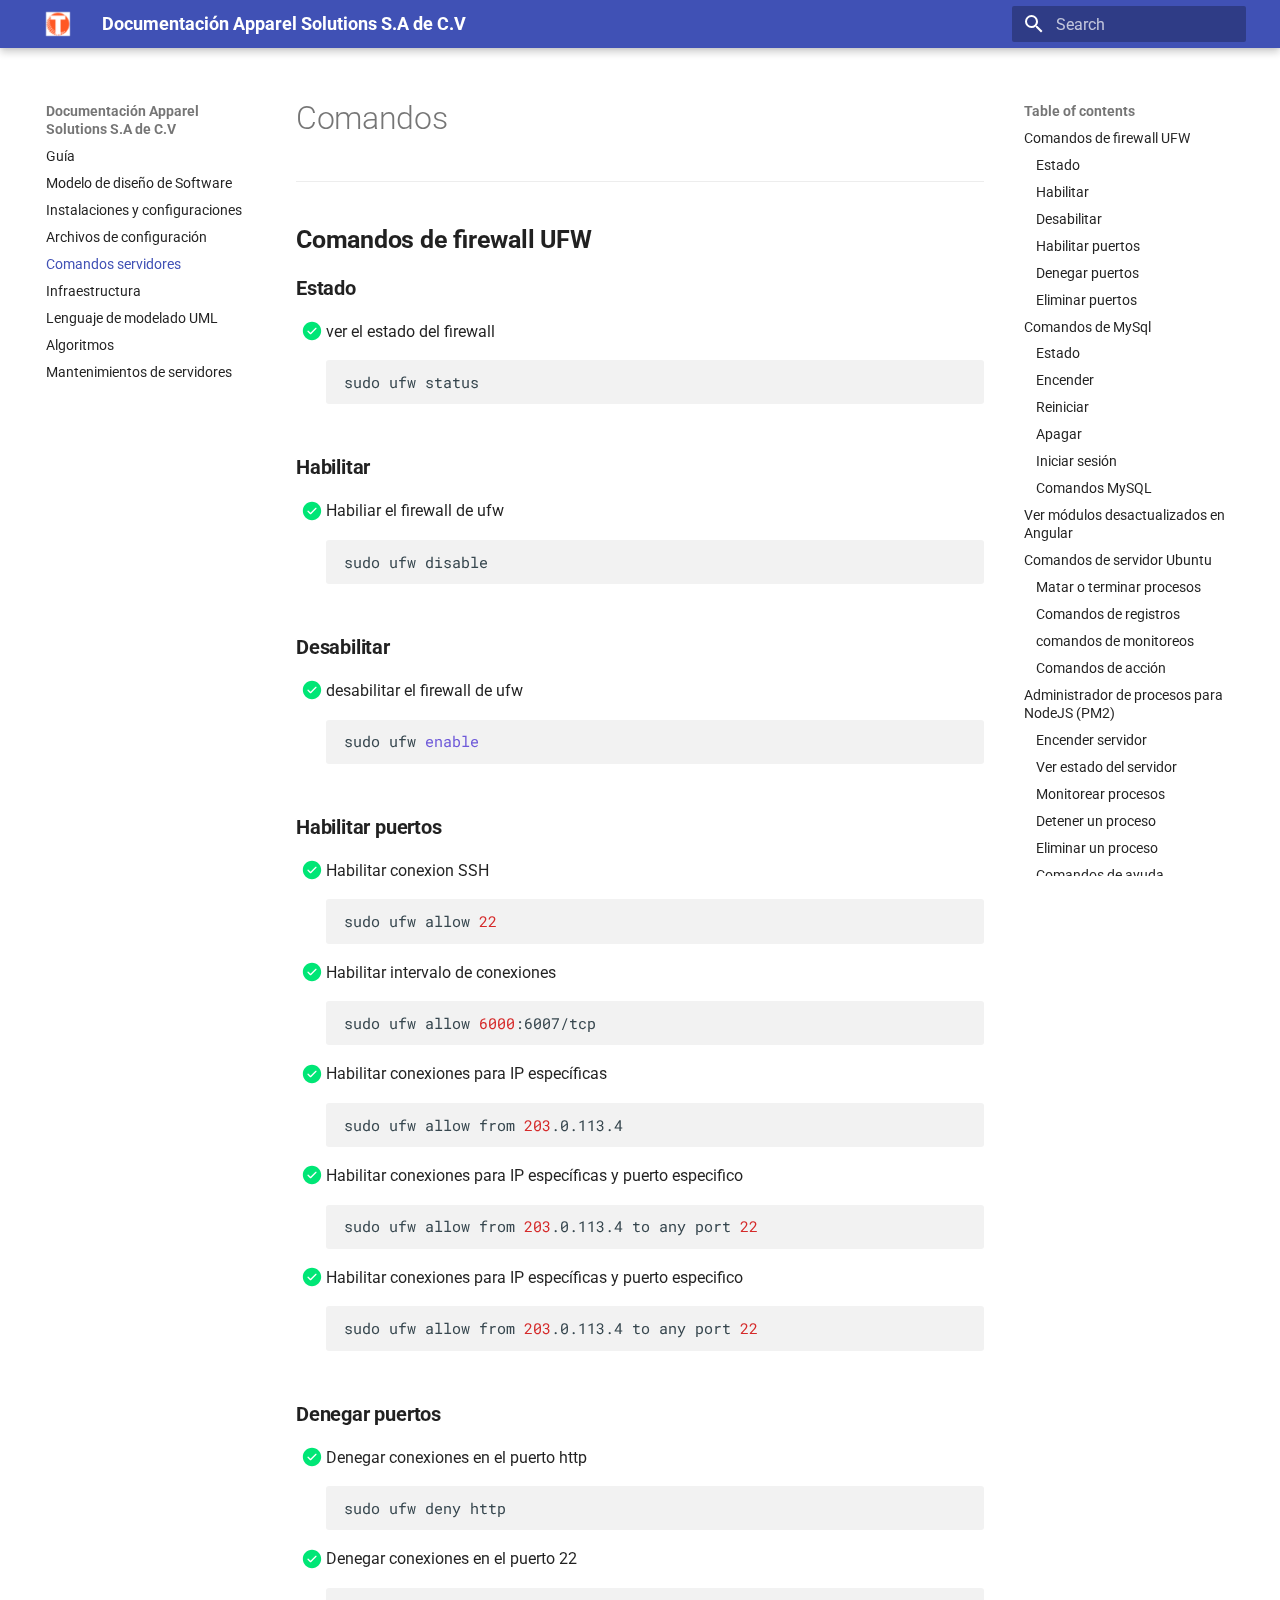
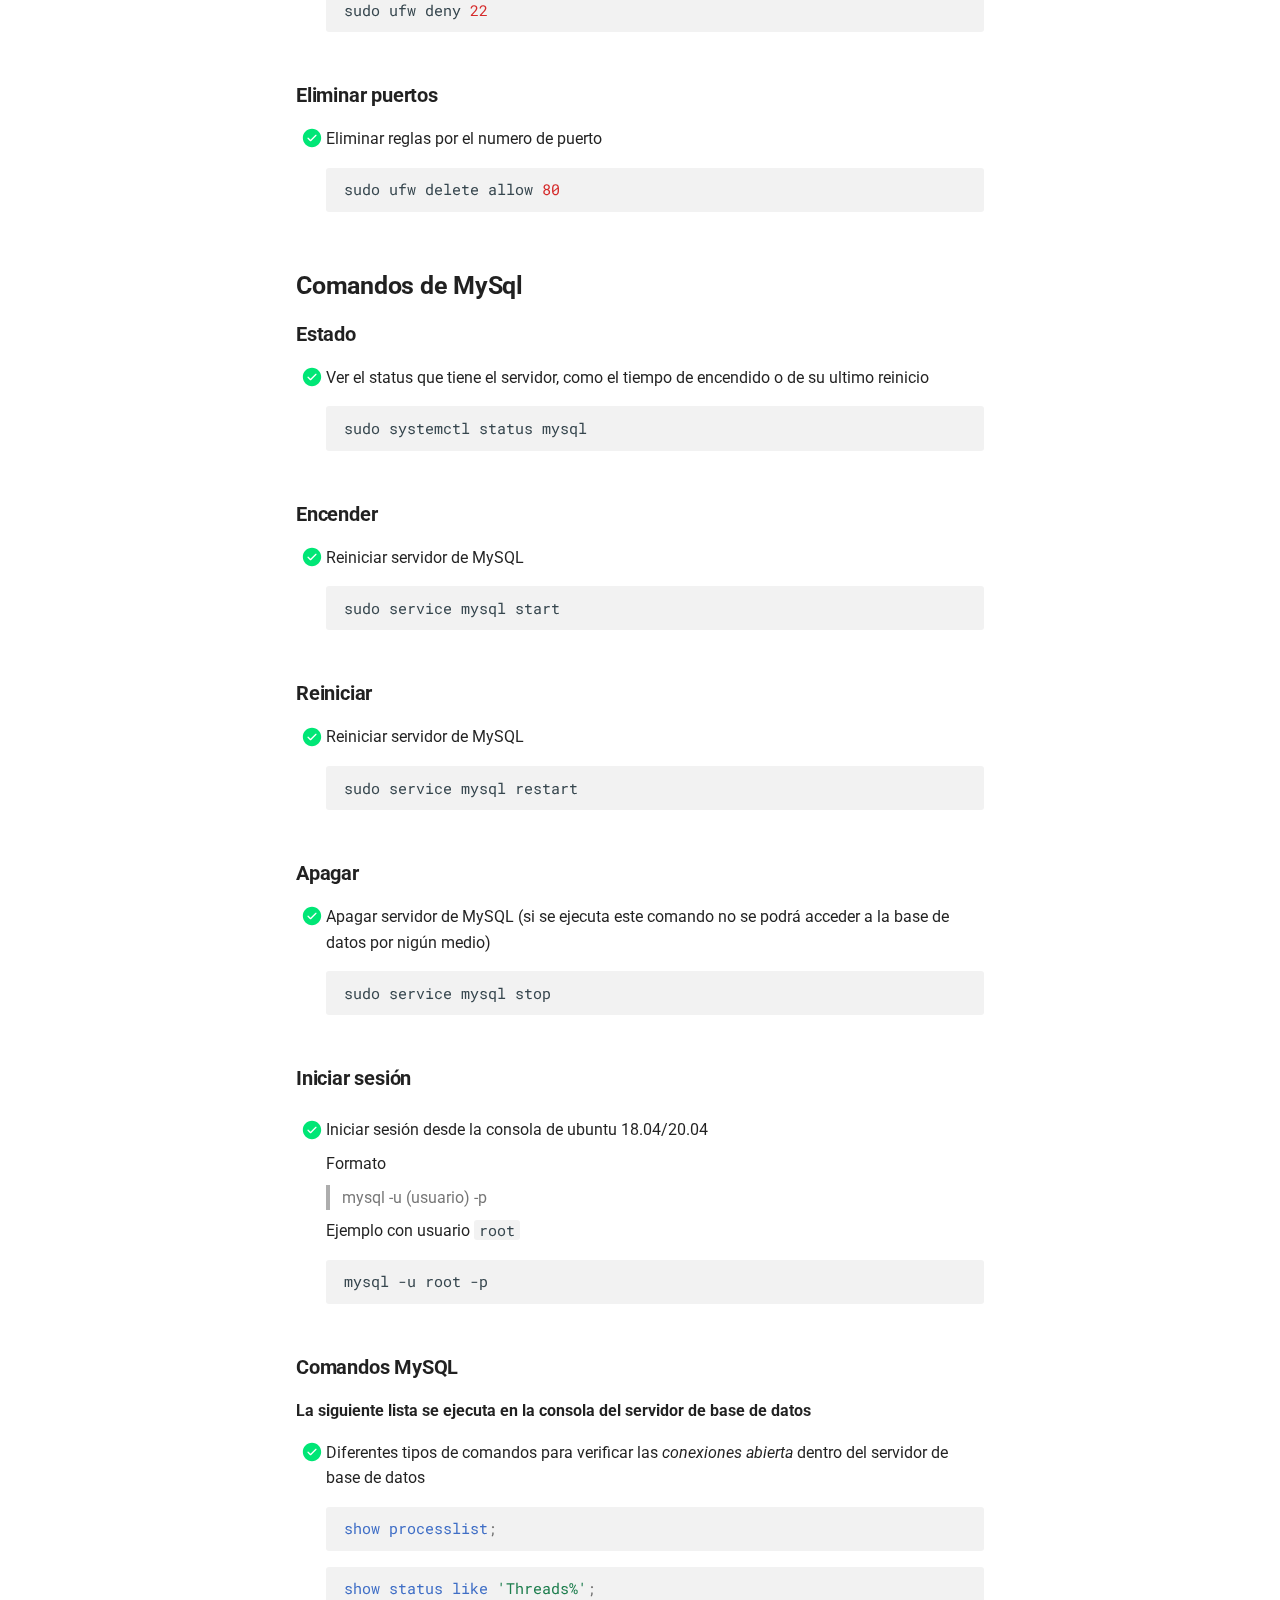
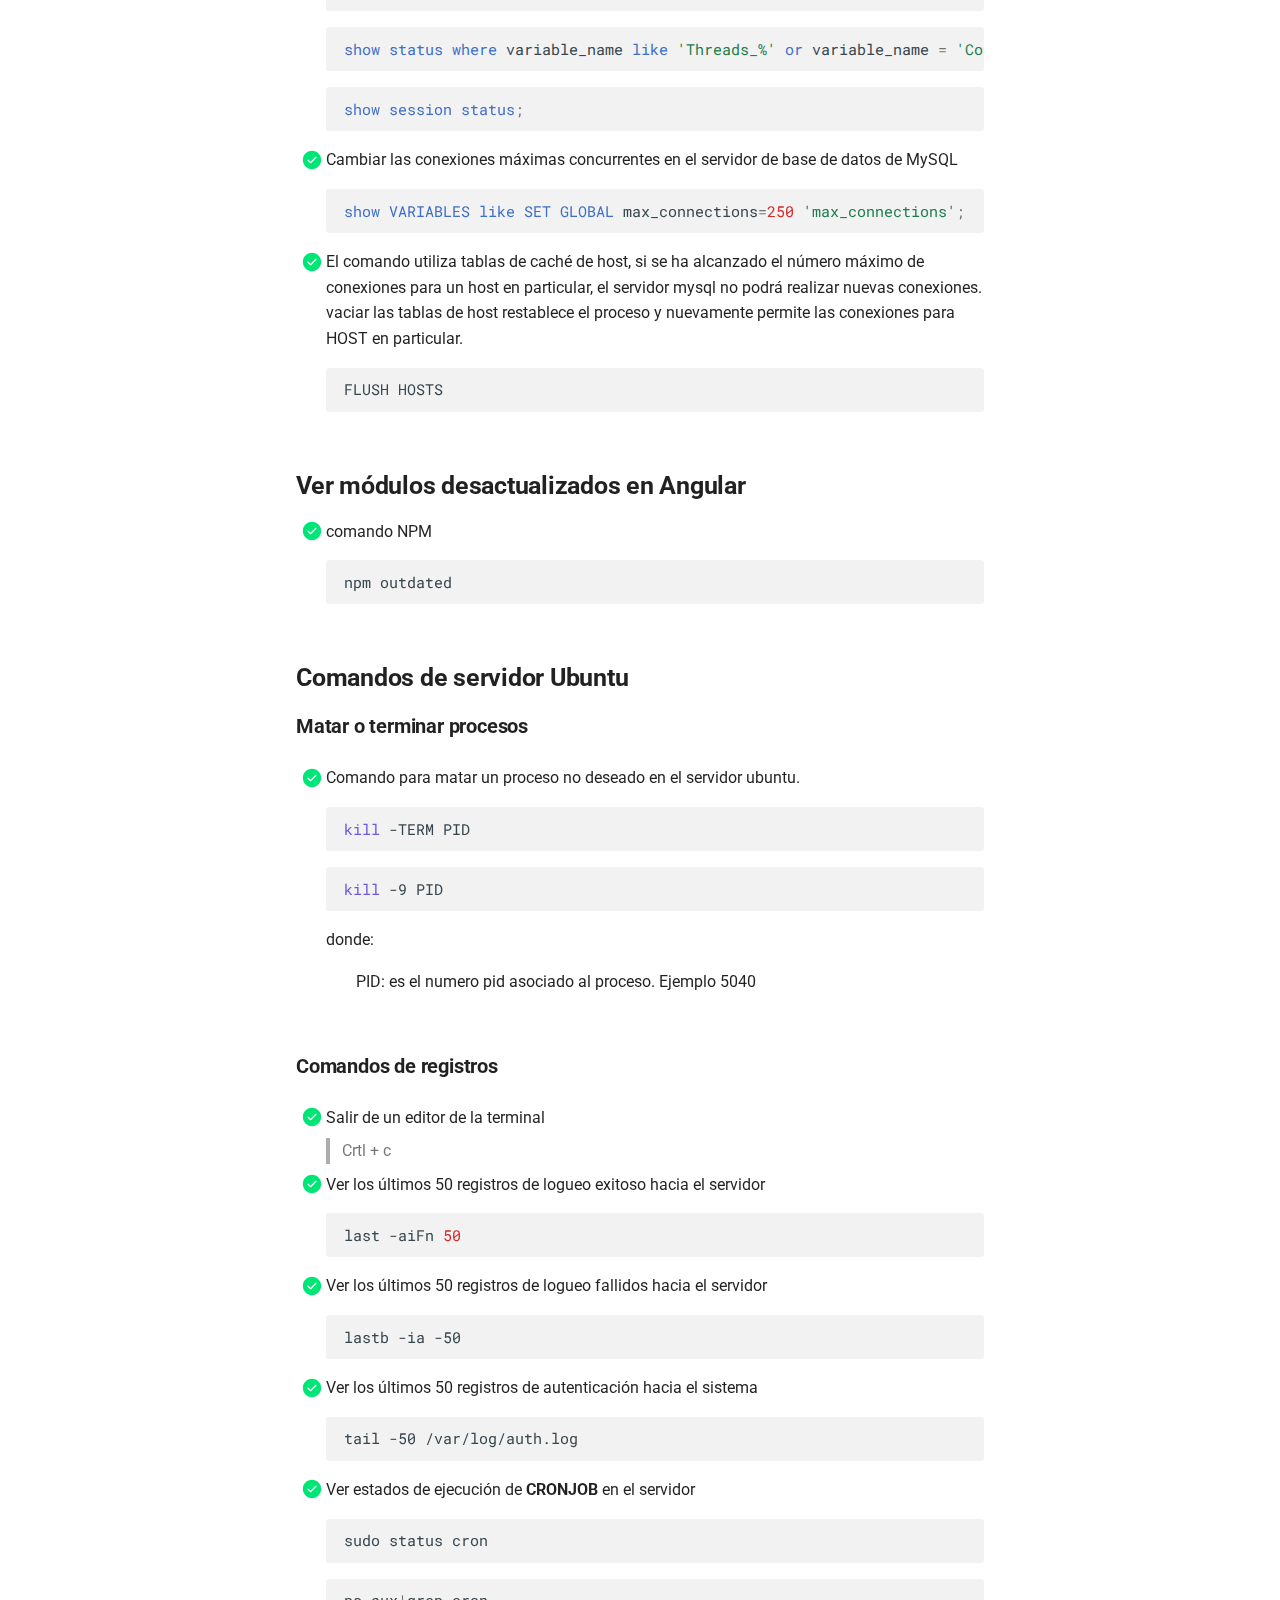
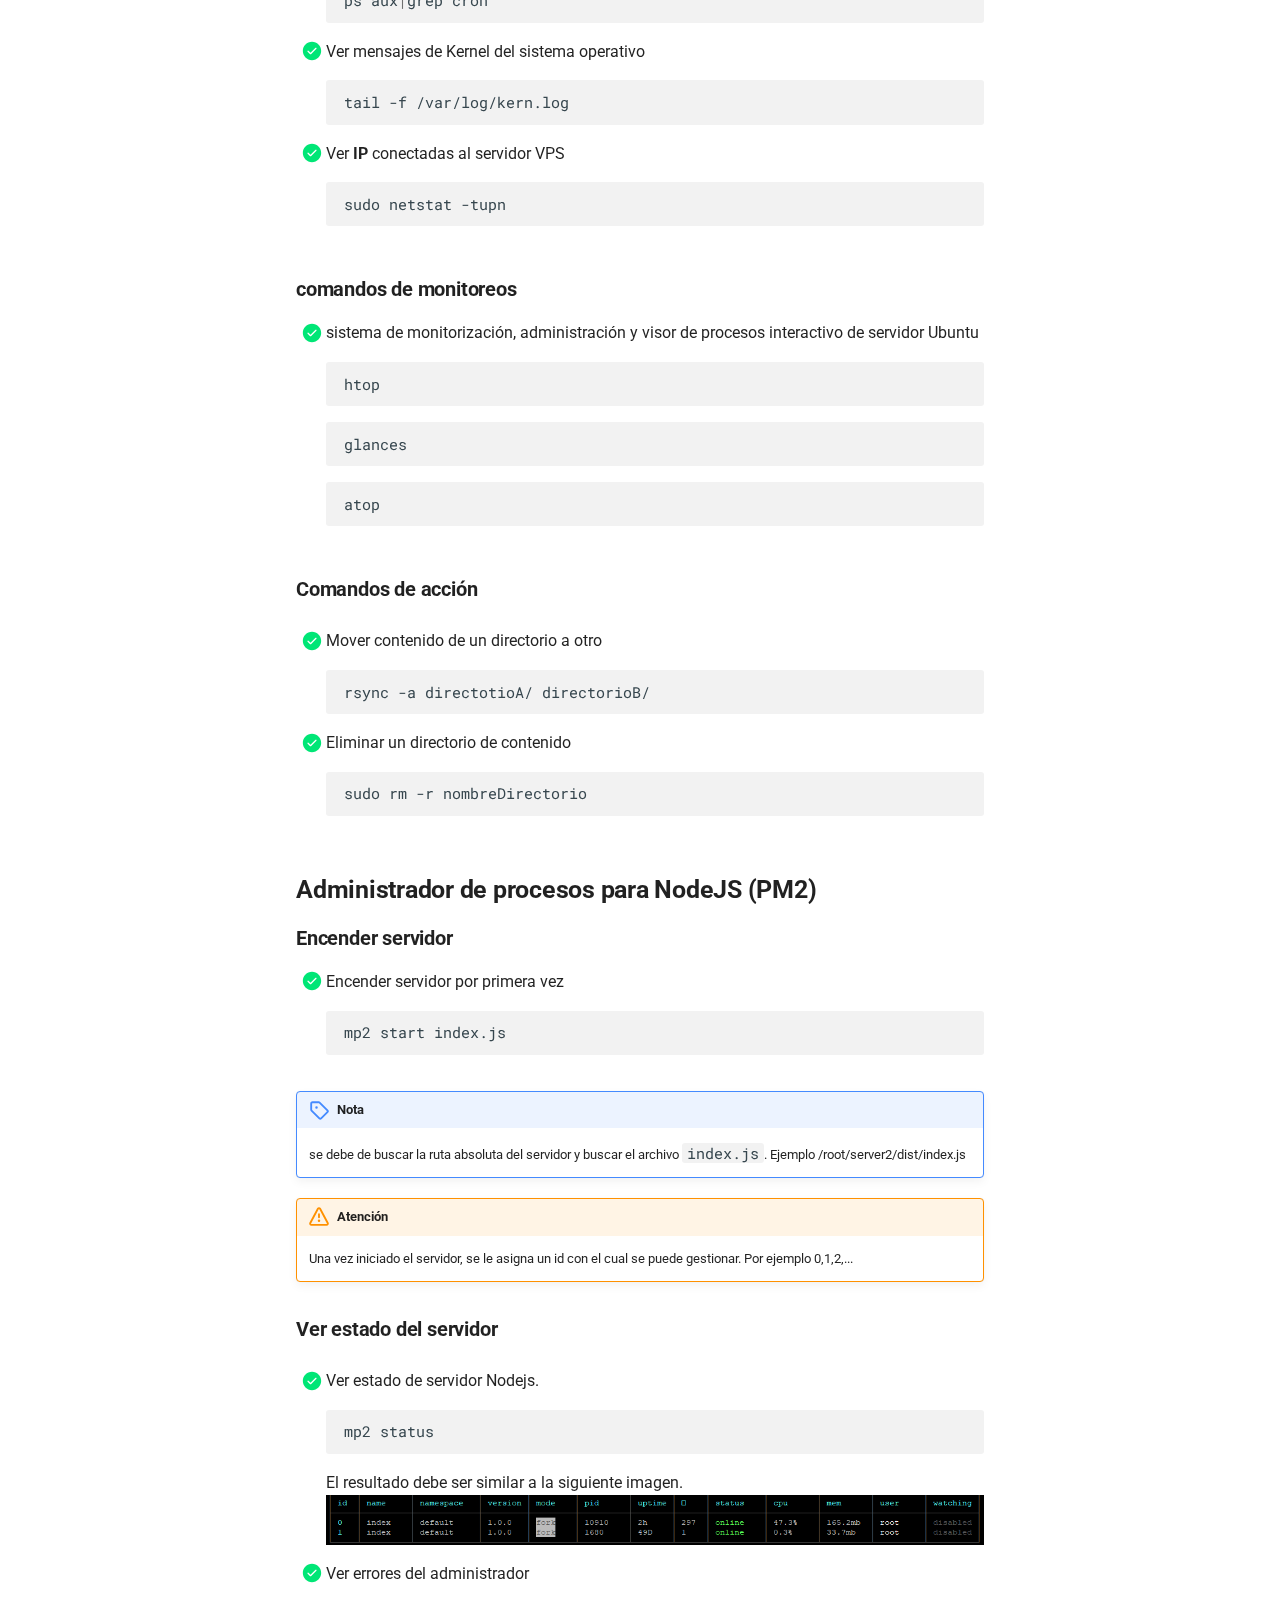
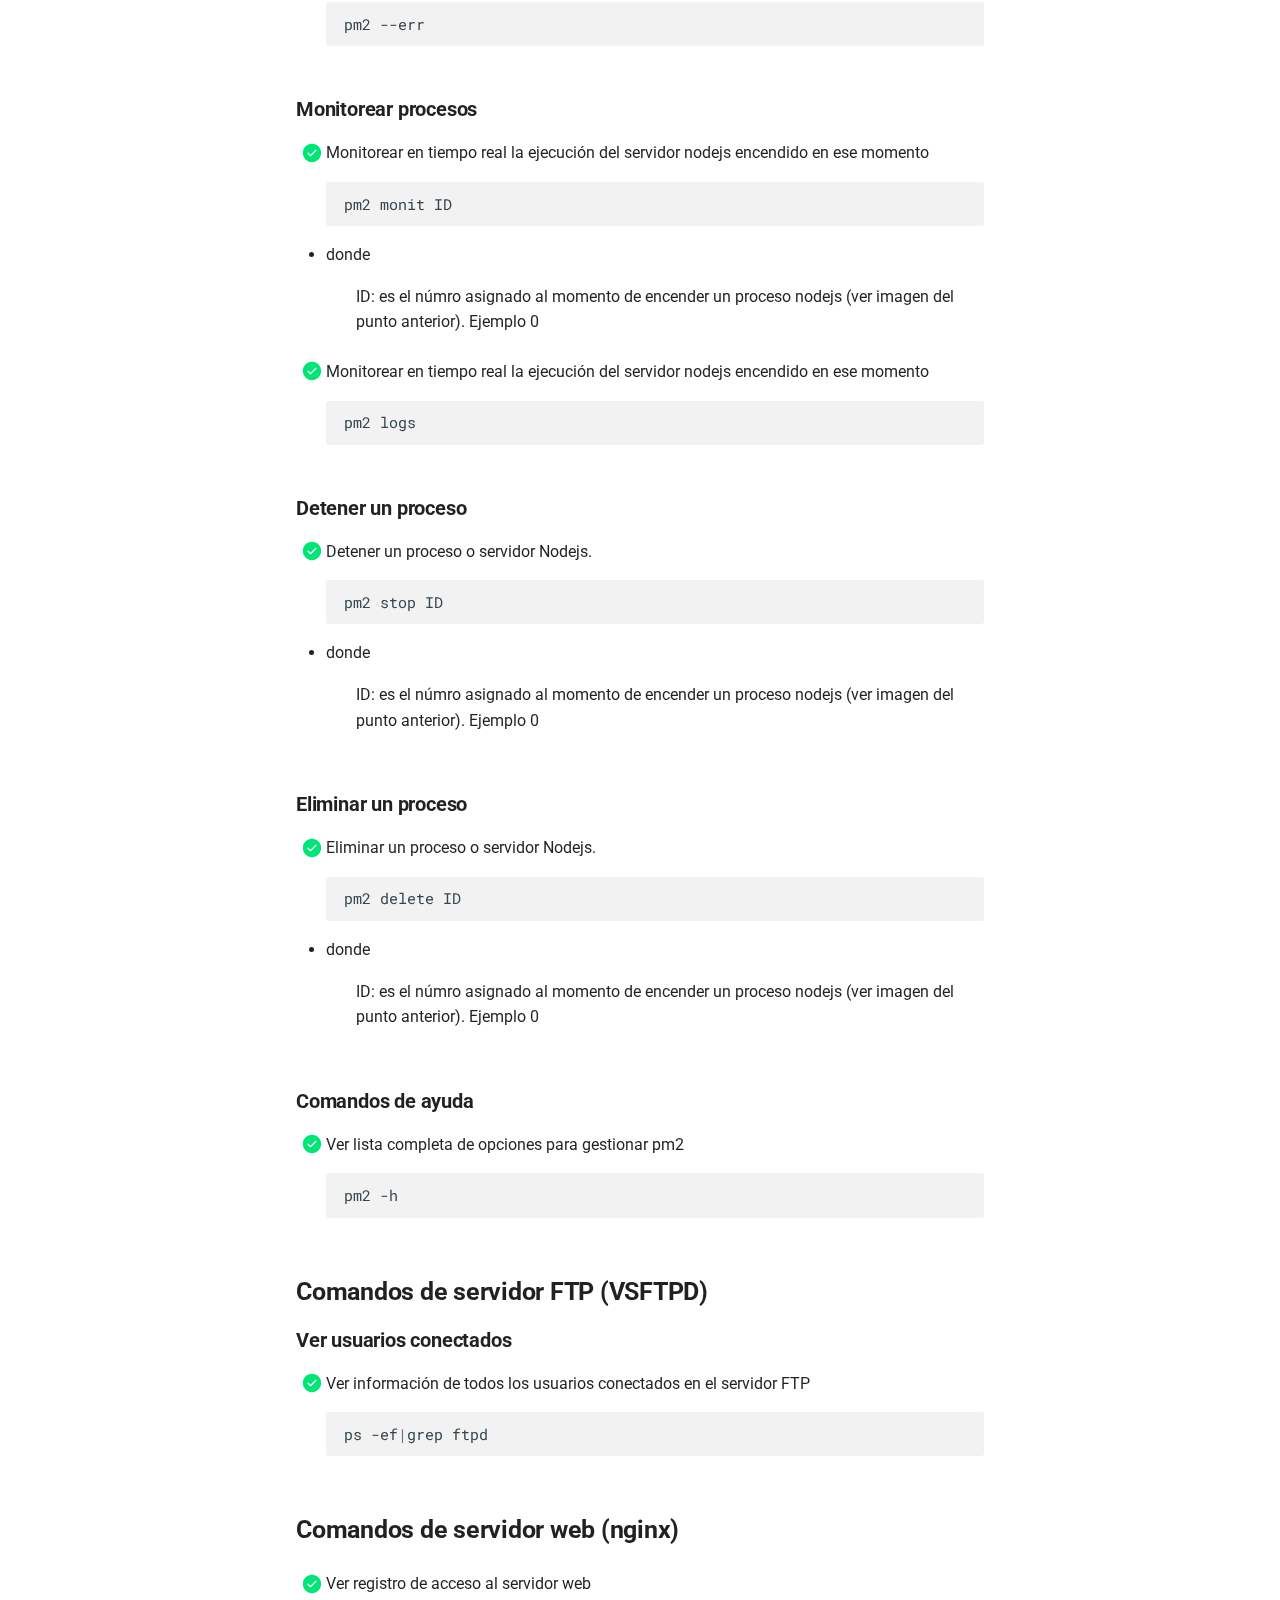
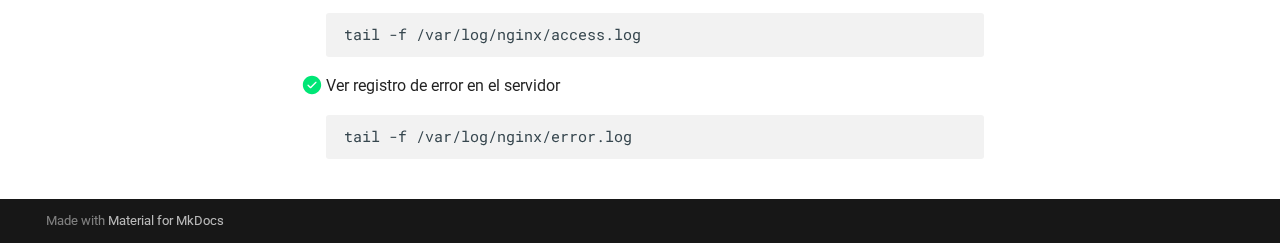
<file: comandos/index.html>
<!doctype html>
<html lang="en" class="no-js">
  <head>
    
      <meta charset="utf-8">
      <meta name="viewport" content="width=device-width,initial-scale=1">
      
      
      
      
        <link rel="prev" href="../archivos_configuracion/">
      
      
        <link rel="next" href="../infraestructura/">
      
      
      <link rel="icon" href="../img/logo_orange.png">
      <meta name="generator" content="mkdocs-1.6.1, mkdocs-material-9.6.4">
    
    
      
        <title>Comandos servidores - Documentación Apparel Solutions S.A de C.V</title>
      
    
    
      <link rel="stylesheet" href="../assets/stylesheets/main.8608ea7d.min.css">
      
      
  
  
    
    
  
    
    
  
    
    
  
    
    
  
    
    
  
    
    
  
    
    
  
    
    
  
    
    
  
    
    
  
    
    
  
    
    
  
  
  <style>:root{--md-admonition-icon--note:url('data:image/svg+xml;charset=utf-8,<svg xmlns="http://www.w3.org/2000/svg" viewBox="0 0 16 16"><path d="M1 7.775V2.75C1 1.784 1.784 1 2.75 1h5.025c.464 0 .91.184 1.238.513l6.25 6.25a1.75 1.75 0 0 1 0 2.474l-5.026 5.026a1.75 1.75 0 0 1-2.474 0l-6.25-6.25A1.75 1.75 0 0 1 1 7.775m1.5 0c0 .066.026.13.073.177l6.25 6.25a.25.25 0 0 0 .354 0l5.025-5.025a.25.25 0 0 0 0-.354l-6.25-6.25a.25.25 0 0 0-.177-.073H2.75a.25.25 0 0 0-.25.25ZM6 5a1 1 0 1 1 0 2 1 1 0 0 1 0-2"/></svg>');--md-admonition-icon--abstract:url('data:image/svg+xml;charset=utf-8,<svg xmlns="http://www.w3.org/2000/svg" viewBox="0 0 16 16"><path d="M2.5 1.75v11.5c0 .138.112.25.25.25h3.17a.75.75 0 0 1 0 1.5H2.75A1.75 1.75 0 0 1 1 13.25V1.75C1 .784 1.784 0 2.75 0h8.5C12.216 0 13 .784 13 1.75v7.736a.75.75 0 0 1-1.5 0V1.75a.25.25 0 0 0-.25-.25h-8.5a.25.25 0 0 0-.25.25m13.274 9.537zl-4.557 4.45a.75.75 0 0 1-1.055-.008l-1.943-1.95a.75.75 0 0 1 1.062-1.058l1.419 1.425 4.026-3.932a.75.75 0 1 1 1.048 1.074M4.75 4h4.5a.75.75 0 0 1 0 1.5h-4.5a.75.75 0 0 1 0-1.5M4 7.75A.75.75 0 0 1 4.75 7h2a.75.75 0 0 1 0 1.5h-2A.75.75 0 0 1 4 7.75"/></svg>');--md-admonition-icon--info:url('data:image/svg+xml;charset=utf-8,<svg xmlns="http://www.w3.org/2000/svg" viewBox="0 0 16 16"><path d="M0 8a8 8 0 1 1 16 0A8 8 0 0 1 0 8m8-6.5a6.5 6.5 0 1 0 0 13 6.5 6.5 0 0 0 0-13M6.5 7.75A.75.75 0 0 1 7.25 7h1a.75.75 0 0 1 .75.75v2.75h.25a.75.75 0 0 1 0 1.5h-2a.75.75 0 0 1 0-1.5h.25v-2h-.25a.75.75 0 0 1-.75-.75M8 6a1 1 0 1 1 0-2 1 1 0 0 1 0 2"/></svg>');--md-admonition-icon--tip:url('data:image/svg+xml;charset=utf-8,<svg xmlns="http://www.w3.org/2000/svg" viewBox="0 0 16 16"><path d="M3.499.75a.75.75 0 0 1 1.5 0v.996C5.9 2.903 6.793 3.65 7.662 4.376l.24.202c-.036-.694.055-1.422.426-2.163C9.1.873 10.794-.045 12.622.26 14.408.558 16 1.94 16 4.25c0 1.278-.954 2.575-2.44 2.734l.146.508.065.22c.203.701.412 1.455.476 2.226.142 1.707-.4 3.03-1.487 3.898C11.714 14.671 10.27 15 8.75 15h-6a.75.75 0 0 1 0-1.5h1.376a4.5 4.5 0 0 1-.563-1.191 3.84 3.84 0 0 1-.05-2.063 4.65 4.65 0 0 1-2.025-.293.75.75 0 0 1 .525-1.406c1.357.507 2.376-.006 2.698-.318l.009-.01a.747.747 0 0 1 1.06 0 .75.75 0 0 1-.012 1.074c-.912.92-.992 1.835-.768 2.586.221.74.745 1.337 1.196 1.621H8.75c1.343 0 2.398-.296 3.074-.836.635-.507 1.036-1.31.928-2.602-.05-.603-.216-1.224-.422-1.93l-.064-.221c-.12-.407-.246-.84-.353-1.29a2.4 2.4 0 0 1-.507-.441 3.1 3.1 0 0 1-.633-1.248.75.75 0 0 1 1.455-.364c.046.185.144.436.31.627.146.168.353.305.712.305.738 0 1.25-.615 1.25-1.25 0-1.47-.95-2.315-2.123-2.51-1.172-.196-2.227.387-2.706 1.345-.46.92-.27 1.774.019 3.062l.042.19.01.05c.348.443.666.949.94 1.553a.75.75 0 1 1-1.365.62c-.553-1.217-1.32-1.94-2.3-2.768L6.7 5.527c-.814-.68-1.75-1.462-2.692-2.619a3.7 3.7 0 0 0-1.023.88c-.406.495-.663 1.036-.722 1.508.116.122.306.21.591.239.388.038.797-.06 1.032-.19a.75.75 0 0 1 .728 1.31c-.515.287-1.23.439-1.906.373-.682-.067-1.473-.38-1.879-1.193L.75 5.677V5.5c0-.984.48-1.94 1.077-2.664.46-.559 1.05-1.055 1.673-1.353z"/></svg>');--md-admonition-icon--success:url('data:image/svg+xml;charset=utf-8,<svg xmlns="http://www.w3.org/2000/svg" viewBox="0 0 16 16"><path d="M13.78 4.22a.75.75 0 0 1 0 1.06l-7.25 7.25a.75.75 0 0 1-1.06 0L2.22 9.28a.75.75 0 0 1 .018-1.042.75.75 0 0 1 1.042-.018L6 10.94l6.72-6.72a.75.75 0 0 1 1.06 0"/></svg>');--md-admonition-icon--question:url('data:image/svg+xml;charset=utf-8,<svg xmlns="http://www.w3.org/2000/svg" viewBox="0 0 16 16"><path d="M0 8a8 8 0 1 1 16 0A8 8 0 0 1 0 8m8-6.5a6.5 6.5 0 1 0 0 13 6.5 6.5 0 0 0 0-13M6.92 6.085h.001a.749.749 0 1 1-1.342-.67c.169-.339.436-.701.849-.977C6.845 4.16 7.369 4 8 4a2.76 2.76 0 0 1 1.637.525c.503.377.863.965.863 1.725 0 .448-.115.83-.329 1.15-.205.307-.47.513-.692.662-.109.072-.22.138-.313.195l-.006.004a6 6 0 0 0-.26.16 1 1 0 0 0-.276.245.75.75 0 0 1-1.248-.832c.184-.264.42-.489.692-.661q.154-.1.313-.195l.007-.004c.1-.061.182-.11.258-.161a1 1 0 0 0 .277-.245C8.96 6.514 9 6.427 9 6.25a.61.61 0 0 0-.262-.525A1.27 1.27 0 0 0 8 5.5c-.369 0-.595.09-.74.187a1 1 0 0 0-.34.398M9 11a1 1 0 1 1-2 0 1 1 0 0 1 2 0"/></svg>');--md-admonition-icon--warning:url('data:image/svg+xml;charset=utf-8,<svg xmlns="http://www.w3.org/2000/svg" viewBox="0 0 16 16"><path d="M6.457 1.047c.659-1.234 2.427-1.234 3.086 0l6.082 11.378A1.75 1.75 0 0 1 14.082 15H1.918a1.75 1.75 0 0 1-1.543-2.575Zm1.763.707a.25.25 0 0 0-.44 0L1.698 13.132a.25.25 0 0 0 .22.368h12.164a.25.25 0 0 0 .22-.368Zm.53 3.996v2.5a.75.75 0 0 1-1.5 0v-2.5a.75.75 0 0 1 1.5 0M9 11a1 1 0 1 1-2 0 1 1 0 0 1 2 0"/></svg>');--md-admonition-icon--failure:url('data:image/svg+xml;charset=utf-8,<svg xmlns="http://www.w3.org/2000/svg" viewBox="0 0 16 16"><path d="M2.344 2.343za8 8 0 0 1 11.314 11.314A8.002 8.002 0 0 1 .234 10.089a8 8 0 0 1 2.11-7.746m1.06 10.253a6.5 6.5 0 1 0 9.108-9.275 6.5 6.5 0 0 0-9.108 9.275M6.03 4.97 8 6.94l1.97-1.97a.749.749 0 0 1 1.275.326.75.75 0 0 1-.215.734L9.06 8l1.97 1.97a.749.749 0 0 1-.326 1.275.75.75 0 0 1-.734-.215L8 9.06l-1.97 1.97a.749.749 0 0 1-1.275-.326.75.75 0 0 1 .215-.734L6.94 8 4.97 6.03a.75.75 0 0 1 .018-1.042.75.75 0 0 1 1.042-.018"/></svg>');--md-admonition-icon--danger:url('data:image/svg+xml;charset=utf-8,<svg xmlns="http://www.w3.org/2000/svg" viewBox="0 0 16 16"><path d="M9.504.43a1.516 1.516 0 0 1 2.437 1.713L10.415 5.5h2.123c1.57 0 2.346 1.909 1.22 3.004l-7.34 7.142a1.25 1.25 0 0 1-.871.354h-.302a1.25 1.25 0 0 1-1.157-1.723L5.633 10.5H3.462c-1.57 0-2.346-1.909-1.22-3.004zm1.047 1.074L3.286 8.571A.25.25 0 0 0 3.462 9H6.75a.75.75 0 0 1 .694 1.034l-1.713 4.188 6.982-6.793A.25.25 0 0 0 12.538 7H9.25a.75.75 0 0 1-.683-1.06l2.008-4.418.003-.006-.004-.009-.006-.006-.008-.001q-.005 0-.009.004"/></svg>');--md-admonition-icon--bug:url('data:image/svg+xml;charset=utf-8,<svg xmlns="http://www.w3.org/2000/svg" viewBox="0 0 16 16"><path d="M4.72.22a.75.75 0 0 1 1.06 0l1 .999a3.5 3.5 0 0 1 2.441 0l.999-1a.748.748 0 0 1 1.265.332.75.75 0 0 1-.205.729l-.775.776c.616.63.995 1.493.995 2.444v.327q0 .15-.025.292c.408.14.764.392 1.029.722l1.968-.787a.75.75 0 0 1 .556 1.392L13 7.258V9h2.25a.75.75 0 0 1 0 1.5H13v.5q-.002.615-.141 1.186l2.17.868a.75.75 0 0 1-.557 1.392l-2.184-.873A5 5 0 0 1 8 16a5 5 0 0 1-4.288-2.427l-2.183.873a.75.75 0 0 1-.558-1.392l2.17-.868A5 5 0 0 1 3 11v-.5H.75a.75.75 0 0 1 0-1.5H3V7.258L.971 6.446a.75.75 0 0 1 .558-1.392l1.967.787c.265-.33.62-.583 1.03-.722a1.7 1.7 0 0 1-.026-.292V4.5c0-.951.38-1.814.995-2.444L4.72 1.28a.75.75 0 0 1 0-1.06m.53 6.28a.75.75 0 0 0-.75.75V11a3.5 3.5 0 1 0 7 0V7.25a.75.75 0 0 0-.75-.75ZM6.173 5h3.654A.17.17 0 0 0 10 4.827V4.5a2 2 0 1 0-4 0v.327c0 .096.077.173.173.173"/></svg>');--md-admonition-icon--example:url('data:image/svg+xml;charset=utf-8,<svg xmlns="http://www.w3.org/2000/svg" viewBox="0 0 16 16"><path d="M5 5.782V2.5h-.25a.75.75 0 0 1 0-1.5h6.5a.75.75 0 0 1 0 1.5H11v3.282l3.666 5.76C15.619 13.04 14.543 15 12.767 15H3.233c-1.776 0-2.852-1.96-1.899-3.458Zm-2.4 6.565a.75.75 0 0 0 .633 1.153h9.534a.75.75 0 0 0 .633-1.153L12.225 10.5h-8.45ZM9.5 2.5h-3V6c0 .143-.04.283-.117.403L4.73 9h6.54L9.617 6.403A.75.75 0 0 1 9.5 6Z"/></svg>');--md-admonition-icon--quote:url('data:image/svg+xml;charset=utf-8,<svg xmlns="http://www.w3.org/2000/svg" viewBox="0 0 16 16"><path d="M1.75 2.5h10.5a.75.75 0 0 1 0 1.5H1.75a.75.75 0 0 1 0-1.5m4 5h8.5a.75.75 0 0 1 0 1.5h-8.5a.75.75 0 0 1 0-1.5m0 5h8.5a.75.75 0 0 1 0 1.5h-8.5a.75.75 0 0 1 0-1.5M2.5 7.75v6a.75.75 0 0 1-1.5 0v-6a.75.75 0 0 1 1.5 0"/></svg>');}</style>



    
    
      
    
    
      
        
        
        <link rel="preconnect" href="https://fonts.gstatic.com" crossorigin>
        <link rel="stylesheet" href="https://fonts.googleapis.com/css?family=Roboto:300,300i,400,400i,700,700i%7CRoboto+Mono:400,400i,700,700i&display=fallback">
        <style>:root{--md-text-font:"Roboto";--md-code-font:"Roboto Mono"}</style>
      
    
    
      <link rel="stylesheet" href="../styles/styles.css">
    
    <script>__md_scope=new URL("..",location),__md_hash=e=>[...e].reduce(((e,_)=>(e<<5)-e+_.charCodeAt(0)),0),__md_get=(e,_=localStorage,t=__md_scope)=>JSON.parse(_.getItem(t.pathname+"."+e)),__md_set=(e,_,t=localStorage,a=__md_scope)=>{try{t.setItem(a.pathname+"."+e,JSON.stringify(_))}catch(e){}}</script>
    
      

    
    
    
  </head>
  
  
    <body dir="ltr">
  
    
    <input class="md-toggle" data-md-toggle="drawer" type="checkbox" id="__drawer" autocomplete="off">
    <input class="md-toggle" data-md-toggle="search" type="checkbox" id="__search" autocomplete="off">
    <label class="md-overlay" for="__drawer"></label>
    <div data-md-component="skip">
      
        
        <a href="#comandos" class="md-skip">
          Skip to content
        </a>
      
    </div>
    <div data-md-component="announce">
      
    </div>
    
    
      

  

<header class="md-header md-header--shadow" data-md-component="header">
  <nav class="md-header__inner md-grid" aria-label="Header">
    <a href=".." title="Documentación Apparel Solutions S.A de C.V" class="md-header__button md-logo" aria-label="Documentación Apparel Solutions S.A de C.V" data-md-component="logo">
      
  <img src="../img/logo_orange.png" alt="logo">

    </a>
    <label class="md-header__button md-icon" for="__drawer">
      
      <svg xmlns="http://www.w3.org/2000/svg" viewBox="0 0 24 24"><path d="M3 6h18v2H3zm0 5h18v2H3zm0 5h18v2H3z"/></svg>
    </label>
    <div class="md-header__title" data-md-component="header-title">
      <div class="md-header__ellipsis">
        <div class="md-header__topic">
          <span class="md-ellipsis">
            Documentación Apparel Solutions S.A de C.V
          </span>
        </div>
        <div class="md-header__topic" data-md-component="header-topic">
          <span class="md-ellipsis">
            
              Comandos servidores
            
          </span>
        </div>
      </div>
    </div>
    
    
      <script>var palette=__md_get("__palette");if(palette&&palette.color){if("(prefers-color-scheme)"===palette.color.media){var media=matchMedia("(prefers-color-scheme: light)"),input=document.querySelector(media.matches?"[data-md-color-media='(prefers-color-scheme: light)']":"[data-md-color-media='(prefers-color-scheme: dark)']");palette.color.media=input.getAttribute("data-md-color-media"),palette.color.scheme=input.getAttribute("data-md-color-scheme"),palette.color.primary=input.getAttribute("data-md-color-primary"),palette.color.accent=input.getAttribute("data-md-color-accent")}for(var[key,value]of Object.entries(palette.color))document.body.setAttribute("data-md-color-"+key,value)}</script>
    
    
    
      <label class="md-header__button md-icon" for="__search">
        
        <svg xmlns="http://www.w3.org/2000/svg" viewBox="0 0 24 24"><path d="M9.5 3A6.5 6.5 0 0 1 16 9.5c0 1.61-.59 3.09-1.56 4.23l.27.27h.79l5 5-1.5 1.5-5-5v-.79l-.27-.27A6.52 6.52 0 0 1 9.5 16 6.5 6.5 0 0 1 3 9.5 6.5 6.5 0 0 1 9.5 3m0 2C7 5 5 7 5 9.5S7 14 9.5 14 14 12 14 9.5 12 5 9.5 5"/></svg>
      </label>
      <div class="md-search" data-md-component="search" role="dialog">
  <label class="md-search__overlay" for="__search"></label>
  <div class="md-search__inner" role="search">
    <form class="md-search__form" name="search">
      <input type="text" class="md-search__input" name="query" aria-label="Search" placeholder="Search" autocapitalize="off" autocorrect="off" autocomplete="off" spellcheck="false" data-md-component="search-query" required>
      <label class="md-search__icon md-icon" for="__search">
        
        <svg xmlns="http://www.w3.org/2000/svg" viewBox="0 0 24 24"><path d="M9.5 3A6.5 6.5 0 0 1 16 9.5c0 1.61-.59 3.09-1.56 4.23l.27.27h.79l5 5-1.5 1.5-5-5v-.79l-.27-.27A6.52 6.52 0 0 1 9.5 16 6.5 6.5 0 0 1 3 9.5 6.5 6.5 0 0 1 9.5 3m0 2C7 5 5 7 5 9.5S7 14 9.5 14 14 12 14 9.5 12 5 9.5 5"/></svg>
        
        <svg xmlns="http://www.w3.org/2000/svg" viewBox="0 0 24 24"><path d="M20 11v2H8l5.5 5.5-1.42 1.42L4.16 12l7.92-7.92L13.5 5.5 8 11z"/></svg>
      </label>
      <nav class="md-search__options" aria-label="Search">
        
        <button type="reset" class="md-search__icon md-icon" title="Clear" aria-label="Clear" tabindex="-1">
          
          <svg xmlns="http://www.w3.org/2000/svg" viewBox="0 0 24 24"><path d="M19 6.41 17.59 5 12 10.59 6.41 5 5 6.41 10.59 12 5 17.59 6.41 19 12 13.41 17.59 19 19 17.59 13.41 12z"/></svg>
        </button>
      </nav>
      
    </form>
    <div class="md-search__output">
      <div class="md-search__scrollwrap" tabindex="0" data-md-scrollfix>
        <div class="md-search-result" data-md-component="search-result">
          <div class="md-search-result__meta">
            Initializing search
          </div>
          <ol class="md-search-result__list" role="presentation"></ol>
        </div>
      </div>
    </div>
  </div>
</div>
    
    
  </nav>
  
</header>
    
    <div class="md-container" data-md-component="container">
      
      
        
          
        
      
      <main class="md-main" data-md-component="main">
        <div class="md-main__inner md-grid">
          
            
              
              <div class="md-sidebar md-sidebar--primary" data-md-component="sidebar" data-md-type="navigation" >
                <div class="md-sidebar__scrollwrap">
                  <div class="md-sidebar__inner">
                    



<nav class="md-nav md-nav--primary" aria-label="Navigation" data-md-level="0">
  <label class="md-nav__title" for="__drawer">
    <a href=".." title="Documentación Apparel Solutions S.A de C.V" class="md-nav__button md-logo" aria-label="Documentación Apparel Solutions S.A de C.V" data-md-component="logo">
      
  <img src="../img/logo_orange.png" alt="logo">

    </a>
    Documentación Apparel Solutions S.A de C.V
  </label>
  
  <ul class="md-nav__list" data-md-scrollfix>
    
      
      
  
  
  
  
    <li class="md-nav__item">
      <a href=".." class="md-nav__link">
        
  
  <span class="md-ellipsis">
    Guía
    
  </span>
  

      </a>
    </li>
  

    
      
      
  
  
  
  
    <li class="md-nav__item">
      <a href="../arquitectura/" class="md-nav__link">
        
  
  <span class="md-ellipsis">
    Modelo de diseño de Software
    
  </span>
  

      </a>
    </li>
  

    
      
      
  
  
  
  
    <li class="md-nav__item">
      <a href="../instalaciones/" class="md-nav__link">
        
  
  <span class="md-ellipsis">
    Instalaciones y configuraciones
    
  </span>
  

      </a>
    </li>
  

    
      
      
  
  
  
  
    <li class="md-nav__item">
      <a href="../archivos_configuracion/" class="md-nav__link">
        
  
  <span class="md-ellipsis">
    Archivos de configuración
    
  </span>
  

      </a>
    </li>
  

    
      
      
  
  
    
  
  
  
    <li class="md-nav__item md-nav__item--active">
      
      <input class="md-nav__toggle md-toggle" type="checkbox" id="__toc">
      
      
        
      
      
        <label class="md-nav__link md-nav__link--active" for="__toc">
          
  
  <span class="md-ellipsis">
    Comandos servidores
    
  </span>
  

          <span class="md-nav__icon md-icon"></span>
        </label>
      
      <a href="./" class="md-nav__link md-nav__link--active">
        
  
  <span class="md-ellipsis">
    Comandos servidores
    
  </span>
  

      </a>
      
        

<nav class="md-nav md-nav--secondary" aria-label="Table of contents">
  
  
  
    
  
  
    <label class="md-nav__title" for="__toc">
      <span class="md-nav__icon md-icon"></span>
      Table of contents
    </label>
    <ul class="md-nav__list" data-md-component="toc" data-md-scrollfix>
      
        <li class="md-nav__item">
  <a href="#comandos-de-firewall-ufw" class="md-nav__link">
    <span class="md-ellipsis">
      Comandos de firewall UFW
    </span>
  </a>
  
    <nav class="md-nav" aria-label="Comandos de firewall UFW">
      <ul class="md-nav__list">
        
          <li class="md-nav__item">
  <a href="#estado" class="md-nav__link">
    <span class="md-ellipsis">
      Estado
    </span>
  </a>
  
</li>
        
          <li class="md-nav__item">
  <a href="#habilitar" class="md-nav__link">
    <span class="md-ellipsis">
      Habilitar
    </span>
  </a>
  
</li>
        
          <li class="md-nav__item">
  <a href="#desabilitar" class="md-nav__link">
    <span class="md-ellipsis">
      Desabilitar
    </span>
  </a>
  
</li>
        
          <li class="md-nav__item">
  <a href="#habilitar-puertos" class="md-nav__link">
    <span class="md-ellipsis">
      Habilitar puertos
    </span>
  </a>
  
</li>
        
          <li class="md-nav__item">
  <a href="#denegar-puertos" class="md-nav__link">
    <span class="md-ellipsis">
      Denegar puertos
    </span>
  </a>
  
</li>
        
          <li class="md-nav__item">
  <a href="#eliminar-puertos" class="md-nav__link">
    <span class="md-ellipsis">
      Eliminar puertos
    </span>
  </a>
  
</li>
        
      </ul>
    </nav>
  
</li>
      
        <li class="md-nav__item">
  <a href="#comandos-de-mysql" class="md-nav__link">
    <span class="md-ellipsis">
      Comandos de MySql
    </span>
  </a>
  
    <nav class="md-nav" aria-label="Comandos de MySql">
      <ul class="md-nav__list">
        
          <li class="md-nav__item">
  <a href="#estado_1" class="md-nav__link">
    <span class="md-ellipsis">
      Estado
    </span>
  </a>
  
</li>
        
          <li class="md-nav__item">
  <a href="#encender" class="md-nav__link">
    <span class="md-ellipsis">
      Encender
    </span>
  </a>
  
</li>
        
          <li class="md-nav__item">
  <a href="#reiniciar" class="md-nav__link">
    <span class="md-ellipsis">
      Reiniciar
    </span>
  </a>
  
</li>
        
          <li class="md-nav__item">
  <a href="#apagar" class="md-nav__link">
    <span class="md-ellipsis">
      Apagar
    </span>
  </a>
  
</li>
        
          <li class="md-nav__item">
  <a href="#iniciar-sesion" class="md-nav__link">
    <span class="md-ellipsis">
      Iniciar sesión
    </span>
  </a>
  
</li>
        
          <li class="md-nav__item">
  <a href="#comandos-mysql" class="md-nav__link">
    <span class="md-ellipsis">
      Comandos MySQL
    </span>
  </a>
  
</li>
        
      </ul>
    </nav>
  
</li>
      
        <li class="md-nav__item">
  <a href="#ver-modulos-desactualizados-en-angular" class="md-nav__link">
    <span class="md-ellipsis">
      Ver módulos desactualizados en Angular
    </span>
  </a>
  
</li>
      
        <li class="md-nav__item">
  <a href="#comandos-de-servidor-ubuntu" class="md-nav__link">
    <span class="md-ellipsis">
      Comandos de servidor Ubuntu
    </span>
  </a>
  
    <nav class="md-nav" aria-label="Comandos de servidor Ubuntu">
      <ul class="md-nav__list">
        
          <li class="md-nav__item">
  <a href="#matar-o-terminar-procesos" class="md-nav__link">
    <span class="md-ellipsis">
      Matar o terminar procesos
    </span>
  </a>
  
</li>
        
          <li class="md-nav__item">
  <a href="#comandos-de-registros" class="md-nav__link">
    <span class="md-ellipsis">
      Comandos de registros
    </span>
  </a>
  
</li>
        
          <li class="md-nav__item">
  <a href="#comandos-de-monitoreos" class="md-nav__link">
    <span class="md-ellipsis">
      comandos de monitoreos
    </span>
  </a>
  
</li>
        
          <li class="md-nav__item">
  <a href="#comandos-de-accion" class="md-nav__link">
    <span class="md-ellipsis">
      Comandos de acción
    </span>
  </a>
  
</li>
        
      </ul>
    </nav>
  
</li>
      
        <li class="md-nav__item">
  <a href="#administrador-de-procesos-para-nodejs-pm2" class="md-nav__link">
    <span class="md-ellipsis">
      Administrador de procesos para NodeJS (PM2)
    </span>
  </a>
  
    <nav class="md-nav" aria-label="Administrador de procesos para NodeJS (PM2)">
      <ul class="md-nav__list">
        
          <li class="md-nav__item">
  <a href="#encender-servidor" class="md-nav__link">
    <span class="md-ellipsis">
      Encender servidor
    </span>
  </a>
  
</li>
        
          <li class="md-nav__item">
  <a href="#ver-estado-del-servidor" class="md-nav__link">
    <span class="md-ellipsis">
      Ver estado del servidor
    </span>
  </a>
  
</li>
        
          <li class="md-nav__item">
  <a href="#monitorear-procesos" class="md-nav__link">
    <span class="md-ellipsis">
      Monitorear procesos
    </span>
  </a>
  
</li>
        
          <li class="md-nav__item">
  <a href="#detener-un-proceso" class="md-nav__link">
    <span class="md-ellipsis">
      Detener un proceso
    </span>
  </a>
  
</li>
        
          <li class="md-nav__item">
  <a href="#eliminar-un-proceso" class="md-nav__link">
    <span class="md-ellipsis">
      Eliminar un proceso
    </span>
  </a>
  
</li>
        
          <li class="md-nav__item">
  <a href="#comandos-de-ayuda" class="md-nav__link">
    <span class="md-ellipsis">
      Comandos de ayuda
    </span>
  </a>
  
</li>
        
      </ul>
    </nav>
  
</li>
      
        <li class="md-nav__item">
  <a href="#comandos-de-servidor-ftp-vsftpd" class="md-nav__link">
    <span class="md-ellipsis">
      Comandos de servidor FTP (VSFTPD)
    </span>
  </a>
  
    <nav class="md-nav" aria-label="Comandos de servidor FTP (VSFTPD)">
      <ul class="md-nav__list">
        
          <li class="md-nav__item">
  <a href="#ver-usuarios-conectados" class="md-nav__link">
    <span class="md-ellipsis">
      Ver usuarios conectados
    </span>
  </a>
  
</li>
        
      </ul>
    </nav>
  
</li>
      
        <li class="md-nav__item">
  <a href="#comandos-de-servidor-web-nginx" class="md-nav__link">
    <span class="md-ellipsis">
      Comandos de servidor web (nginx)
    </span>
  </a>
  
</li>
      
    </ul>
  
</nav>
      
    </li>
  

    
      
      
  
  
  
  
    <li class="md-nav__item">
      <a href="../infraestructura/" class="md-nav__link">
        
  
  <span class="md-ellipsis">
    Infraestructura
    
  </span>
  

      </a>
    </li>
  

    
      
      
  
  
  
  
    <li class="md-nav__item">
      <a href="../base_de_datos/" class="md-nav__link">
        
  
  <span class="md-ellipsis">
    Lenguaje de modelado UML
    
  </span>
  

      </a>
    </li>
  

    
      
      
  
  
  
  
    <li class="md-nav__item">
      <a href="../algoritmos/" class="md-nav__link">
        
  
  <span class="md-ellipsis">
    Algoritmos
    
  </span>
  

      </a>
    </li>
  

    
      
      
  
  
  
  
    <li class="md-nav__item">
      <a href="../mantenimientos/" class="md-nav__link">
        
  
  <span class="md-ellipsis">
    Mantenimientos de servidores
    
  </span>
  

      </a>
    </li>
  

    
  </ul>
</nav>
                  </div>
                </div>
              </div>
            
            
              
              <div class="md-sidebar md-sidebar--secondary" data-md-component="sidebar" data-md-type="toc" >
                <div class="md-sidebar__scrollwrap">
                  <div class="md-sidebar__inner">
                    

<nav class="md-nav md-nav--secondary" aria-label="Table of contents">
  
  
  
    
  
  
    <label class="md-nav__title" for="__toc">
      <span class="md-nav__icon md-icon"></span>
      Table of contents
    </label>
    <ul class="md-nav__list" data-md-component="toc" data-md-scrollfix>
      
        <li class="md-nav__item">
  <a href="#comandos-de-firewall-ufw" class="md-nav__link">
    <span class="md-ellipsis">
      Comandos de firewall UFW
    </span>
  </a>
  
    <nav class="md-nav" aria-label="Comandos de firewall UFW">
      <ul class="md-nav__list">
        
          <li class="md-nav__item">
  <a href="#estado" class="md-nav__link">
    <span class="md-ellipsis">
      Estado
    </span>
  </a>
  
</li>
        
          <li class="md-nav__item">
  <a href="#habilitar" class="md-nav__link">
    <span class="md-ellipsis">
      Habilitar
    </span>
  </a>
  
</li>
        
          <li class="md-nav__item">
  <a href="#desabilitar" class="md-nav__link">
    <span class="md-ellipsis">
      Desabilitar
    </span>
  </a>
  
</li>
        
          <li class="md-nav__item">
  <a href="#habilitar-puertos" class="md-nav__link">
    <span class="md-ellipsis">
      Habilitar puertos
    </span>
  </a>
  
</li>
        
          <li class="md-nav__item">
  <a href="#denegar-puertos" class="md-nav__link">
    <span class="md-ellipsis">
      Denegar puertos
    </span>
  </a>
  
</li>
        
          <li class="md-nav__item">
  <a href="#eliminar-puertos" class="md-nav__link">
    <span class="md-ellipsis">
      Eliminar puertos
    </span>
  </a>
  
</li>
        
      </ul>
    </nav>
  
</li>
      
        <li class="md-nav__item">
  <a href="#comandos-de-mysql" class="md-nav__link">
    <span class="md-ellipsis">
      Comandos de MySql
    </span>
  </a>
  
    <nav class="md-nav" aria-label="Comandos de MySql">
      <ul class="md-nav__list">
        
          <li class="md-nav__item">
  <a href="#estado_1" class="md-nav__link">
    <span class="md-ellipsis">
      Estado
    </span>
  </a>
  
</li>
        
          <li class="md-nav__item">
  <a href="#encender" class="md-nav__link">
    <span class="md-ellipsis">
      Encender
    </span>
  </a>
  
</li>
        
          <li class="md-nav__item">
  <a href="#reiniciar" class="md-nav__link">
    <span class="md-ellipsis">
      Reiniciar
    </span>
  </a>
  
</li>
        
          <li class="md-nav__item">
  <a href="#apagar" class="md-nav__link">
    <span class="md-ellipsis">
      Apagar
    </span>
  </a>
  
</li>
        
          <li class="md-nav__item">
  <a href="#iniciar-sesion" class="md-nav__link">
    <span class="md-ellipsis">
      Iniciar sesión
    </span>
  </a>
  
</li>
        
          <li class="md-nav__item">
  <a href="#comandos-mysql" class="md-nav__link">
    <span class="md-ellipsis">
      Comandos MySQL
    </span>
  </a>
  
</li>
        
      </ul>
    </nav>
  
</li>
      
        <li class="md-nav__item">
  <a href="#ver-modulos-desactualizados-en-angular" class="md-nav__link">
    <span class="md-ellipsis">
      Ver módulos desactualizados en Angular
    </span>
  </a>
  
</li>
      
        <li class="md-nav__item">
  <a href="#comandos-de-servidor-ubuntu" class="md-nav__link">
    <span class="md-ellipsis">
      Comandos de servidor Ubuntu
    </span>
  </a>
  
    <nav class="md-nav" aria-label="Comandos de servidor Ubuntu">
      <ul class="md-nav__list">
        
          <li class="md-nav__item">
  <a href="#matar-o-terminar-procesos" class="md-nav__link">
    <span class="md-ellipsis">
      Matar o terminar procesos
    </span>
  </a>
  
</li>
        
          <li class="md-nav__item">
  <a href="#comandos-de-registros" class="md-nav__link">
    <span class="md-ellipsis">
      Comandos de registros
    </span>
  </a>
  
</li>
        
          <li class="md-nav__item">
  <a href="#comandos-de-monitoreos" class="md-nav__link">
    <span class="md-ellipsis">
      comandos de monitoreos
    </span>
  </a>
  
</li>
        
          <li class="md-nav__item">
  <a href="#comandos-de-accion" class="md-nav__link">
    <span class="md-ellipsis">
      Comandos de acción
    </span>
  </a>
  
</li>
        
      </ul>
    </nav>
  
</li>
      
        <li class="md-nav__item">
  <a href="#administrador-de-procesos-para-nodejs-pm2" class="md-nav__link">
    <span class="md-ellipsis">
      Administrador de procesos para NodeJS (PM2)
    </span>
  </a>
  
    <nav class="md-nav" aria-label="Administrador de procesos para NodeJS (PM2)">
      <ul class="md-nav__list">
        
          <li class="md-nav__item">
  <a href="#encender-servidor" class="md-nav__link">
    <span class="md-ellipsis">
      Encender servidor
    </span>
  </a>
  
</li>
        
          <li class="md-nav__item">
  <a href="#ver-estado-del-servidor" class="md-nav__link">
    <span class="md-ellipsis">
      Ver estado del servidor
    </span>
  </a>
  
</li>
        
          <li class="md-nav__item">
  <a href="#monitorear-procesos" class="md-nav__link">
    <span class="md-ellipsis">
      Monitorear procesos
    </span>
  </a>
  
</li>
        
          <li class="md-nav__item">
  <a href="#detener-un-proceso" class="md-nav__link">
    <span class="md-ellipsis">
      Detener un proceso
    </span>
  </a>
  
</li>
        
          <li class="md-nav__item">
  <a href="#eliminar-un-proceso" class="md-nav__link">
    <span class="md-ellipsis">
      Eliminar un proceso
    </span>
  </a>
  
</li>
        
          <li class="md-nav__item">
  <a href="#comandos-de-ayuda" class="md-nav__link">
    <span class="md-ellipsis">
      Comandos de ayuda
    </span>
  </a>
  
</li>
        
      </ul>
    </nav>
  
</li>
      
        <li class="md-nav__item">
  <a href="#comandos-de-servidor-ftp-vsftpd" class="md-nav__link">
    <span class="md-ellipsis">
      Comandos de servidor FTP (VSFTPD)
    </span>
  </a>
  
    <nav class="md-nav" aria-label="Comandos de servidor FTP (VSFTPD)">
      <ul class="md-nav__list">
        
          <li class="md-nav__item">
  <a href="#ver-usuarios-conectados" class="md-nav__link">
    <span class="md-ellipsis">
      Ver usuarios conectados
    </span>
  </a>
  
</li>
        
      </ul>
    </nav>
  
</li>
      
        <li class="md-nav__item">
  <a href="#comandos-de-servidor-web-nginx" class="md-nav__link">
    <span class="md-ellipsis">
      Comandos de servidor web (nginx)
    </span>
  </a>
  
</li>
      
    </ul>
  
</nav>
                  </div>
                </div>
              </div>
            
          
          
            <div class="md-content" data-md-component="content">
              <article class="md-content__inner md-typeset">
                
                  



<h1 id="comandos">Comandos</h1>
<hr />
<h2 id="comandos-de-firewall-ufw">Comandos de firewall UFW</h2>
<h3 id="estado">Estado</h3>
<ul class="task-list">
<li class="task-list-item"><label class="task-list-control"><input type="checkbox" disabled checked/><span class="task-list-indicator"></span></label> ver el estado del firewall
<div class="highlight"><pre><span></span><code>sudo<span class="w"> </span>ufw<span class="w"> </span>status
</code></pre></div></li>
</ul>
<h3 id="habilitar">Habilitar</h3>
<ul class="task-list">
<li class="task-list-item"><label class="task-list-control"><input type="checkbox" disabled checked/><span class="task-list-indicator"></span></label> Habiliar el firewall de ufw
<div class="highlight"><pre><span></span><code>sudo<span class="w"> </span>ufw<span class="w"> </span>disable
</code></pre></div></li>
</ul>
<h3 id="desabilitar">Desabilitar</h3>
<ul class="task-list">
<li class="task-list-item"><label class="task-list-control"><input type="checkbox" disabled checked/><span class="task-list-indicator"></span></label> desabilitar el firewall de ufw
<div class="highlight"><pre><span></span><code>sudo<span class="w"> </span>ufw<span class="w"> </span><span class="nb">enable</span>
</code></pre></div></li>
</ul>
<h3 id="habilitar-puertos">Habilitar puertos</h3>
<ul class="task-list">
<li class="task-list-item"><label class="task-list-control"><input type="checkbox" disabled checked/><span class="task-list-indicator"></span></label> Habilitar conexion SSH
<div class="highlight"><pre><span></span><code>sudo<span class="w"> </span>ufw<span class="w"> </span>allow<span class="w"> </span><span class="m">22</span>
</code></pre></div></li>
<li class="task-list-item"><label class="task-list-control"><input type="checkbox" disabled checked/><span class="task-list-indicator"></span></label> Habilitar intervalo de conexiones
<div class="highlight"><pre><span></span><code>sudo<span class="w"> </span>ufw<span class="w"> </span>allow<span class="w"> </span><span class="m">6000</span>:6007/tcp
</code></pre></div></li>
<li class="task-list-item"><label class="task-list-control"><input type="checkbox" disabled checked/><span class="task-list-indicator"></span></label> Habilitar conexiones para IP específicas
<div class="highlight"><pre><span></span><code>sudo<span class="w"> </span>ufw<span class="w"> </span>allow<span class="w"> </span>from<span class="w"> </span><span class="m">203</span>.0.113.4
</code></pre></div></li>
<li class="task-list-item"><label class="task-list-control"><input type="checkbox" disabled checked/><span class="task-list-indicator"></span></label> Habilitar conexiones para IP específicas y puerto especifico
<div class="highlight"><pre><span></span><code>sudo<span class="w"> </span>ufw<span class="w"> </span>allow<span class="w"> </span>from<span class="w"> </span><span class="m">203</span>.0.113.4<span class="w"> </span>to<span class="w"> </span>any<span class="w"> </span>port<span class="w"> </span><span class="m">22</span>
</code></pre></div></li>
<li class="task-list-item"><label class="task-list-control"><input type="checkbox" disabled checked/><span class="task-list-indicator"></span></label> Habilitar conexiones para IP específicas y puerto especifico
<div class="highlight"><pre><span></span><code>sudo<span class="w"> </span>ufw<span class="w"> </span>allow<span class="w"> </span>from<span class="w"> </span><span class="m">203</span>.0.113.4<span class="w"> </span>to<span class="w"> </span>any<span class="w"> </span>port<span class="w"> </span><span class="m">22</span>
</code></pre></div></li>
</ul>
<h3 id="denegar-puertos">Denegar puertos</h3>
<ul class="task-list">
<li class="task-list-item"><label class="task-list-control"><input type="checkbox" disabled checked/><span class="task-list-indicator"></span></label> Denegar conexiones en el puerto http
<div class="highlight"><pre><span></span><code>sudo<span class="w"> </span>ufw<span class="w"> </span>deny<span class="w"> </span>http
</code></pre></div></li>
<li class="task-list-item"><label class="task-list-control"><input type="checkbox" disabled checked/><span class="task-list-indicator"></span></label> Denegar conexiones en el puerto 22
<div class="highlight"><pre><span></span><code>sudo<span class="w"> </span>ufw<span class="w"> </span>deny<span class="w"> </span><span class="m">22</span>
</code></pre></div></li>
</ul>
<h3 id="eliminar-puertos">Eliminar puertos</h3>
<ul class="task-list">
<li class="task-list-item"><label class="task-list-control"><input type="checkbox" disabled checked/><span class="task-list-indicator"></span></label> Eliminar reglas por el numero de puerto
<div class="highlight"><pre><span></span><code>sudo<span class="w"> </span>ufw<span class="w"> </span>delete<span class="w"> </span>allow<span class="w"> </span><span class="m">80</span>
</code></pre></div></li>
</ul>
<h2 id="comandos-de-mysql">Comandos de MySql</h2>
<h3 id="estado_1">Estado</h3>
<ul class="task-list">
<li class="task-list-item"><label class="task-list-control"><input type="checkbox" disabled checked/><span class="task-list-indicator"></span></label> Ver el status que tiene el servidor, como el tiempo de encendido o de su ultimo reinicio
<div class="highlight"><pre><span></span><code>sudo<span class="w"> </span>systemctl<span class="w"> </span>status<span class="w"> </span>mysql
</code></pre></div></li>
</ul>
<h3 id="encender">Encender</h3>
<ul class="task-list">
<li class="task-list-item"><label class="task-list-control"><input type="checkbox" disabled checked/><span class="task-list-indicator"></span></label> Reiniciar servidor de MySQL
<div class="highlight"><pre><span></span><code>sudo<span class="w"> </span>service<span class="w"> </span>mysql<span class="w"> </span>start
</code></pre></div></li>
</ul>
<h3 id="reiniciar">Reiniciar</h3>
<ul class="task-list">
<li class="task-list-item"><label class="task-list-control"><input type="checkbox" disabled checked/><span class="task-list-indicator"></span></label> Reiniciar servidor de MySQL
<div class="highlight"><pre><span></span><code>sudo<span class="w"> </span>service<span class="w"> </span>mysql<span class="w"> </span>restart
</code></pre></div></li>
</ul>
<h3 id="apagar">Apagar</h3>
<ul class="task-list">
<li class="task-list-item"><label class="task-list-control"><input type="checkbox" disabled checked/><span class="task-list-indicator"></span></label> Apagar servidor de MySQL (si se ejecuta este comando no se podrá acceder a la base de datos por nigún medio)
<div class="highlight"><pre><span></span><code>sudo<span class="w"> </span>service<span class="w"> </span>mysql<span class="w"> </span>stop
</code></pre></div></li>
</ul>
<h3 id="iniciar-sesion">Iniciar sesión</h3>
<ul class="task-list">
<li class="task-list-item">
<p><label class="task-list-control"><input type="checkbox" disabled checked/><span class="task-list-indicator"></span></label> Iniciar sesión desde la consola de ubuntu 18.04/20.04</p>
<p>Formato</p>
<blockquote>
<p>mysql -u (usuario) -p </p>
</blockquote>
<p>Ejemplo con usuario <code>root</code>
<div class="highlight"><pre><span></span><code>mysql<span class="w"> </span>-u<span class="w"> </span>root<span class="w"> </span>-p<span class="w"> </span>
</code></pre></div></p>
</li>
</ul>
<h3 id="comandos-mysql">Comandos MySQL</h3>
<p><strong>La siguiente lista se ejecuta en la consola del servidor de base de datos</strong></p>
<ul class="task-list">
<li class="task-list-item"><label class="task-list-control"><input type="checkbox" disabled checked/><span class="task-list-indicator"></span></label> Diferentes tipos de comandos para verificar las <em>conexiones abierta</em> dentro del servidor de base de datos 
<div class="highlight"><pre><span></span><code><span class="k">show</span><span class="w"> </span><span class="k">processlist</span><span class="p">;</span>
</code></pre></div>
<div class="highlight"><pre><span></span><code><span class="k">show</span><span class="w"> </span><span class="k">status</span><span class="w"> </span><span class="k">like</span><span class="w"> </span><span class="s1">&#39;Threads%&#39;</span><span class="p">;</span>
</code></pre></div>
<div class="highlight"><pre><span></span><code><span class="k">show</span><span class="w"> </span><span class="k">status</span><span class="w"> </span><span class="k">where</span><span class="w"> </span><span class="n">variable_name</span><span class="w"> </span><span class="k">like</span><span class="w"> </span><span class="s1">&#39;Threads_%&#39;</span><span class="w"> </span><span class="k">or</span><span class="w"> </span><span class="n">variable_name</span><span class="w"> </span><span class="o">=</span><span class="w"> </span><span class="s1">&#39;Connections&#39;</span><span class="p">;</span>
</code></pre></div>
<div class="highlight"><pre><span></span><code><span class="k">show</span><span class="w"> </span><span class="k">session</span><span class="w"> </span><span class="k">status</span><span class="p">;</span>
</code></pre></div></li>
<li class="task-list-item"><label class="task-list-control"><input type="checkbox" disabled checked/><span class="task-list-indicator"></span></label> Cambiar las conexiones máximas concurrentes en el servidor de base de datos de MySQL
<div class="highlight"><pre><span></span><code><span class="k">show</span><span class="w"> </span><span class="k">VARIABLES</span><span class="w"> </span><span class="k">like</span><span class="w"> </span><span class="k">SET</span><span class="w"> </span><span class="k">GLOBAL</span><span class="w"> </span><span class="n">max_connections</span><span class="o">=</span><span class="mi">250</span><span class="w"> </span><span class="s1">&#39;max_connections&#39;</span><span class="p">;</span>
</code></pre></div></li>
<li class="task-list-item"><label class="task-list-control"><input type="checkbox" disabled checked/><span class="task-list-indicator"></span></label> El comando utiliza tablas de caché de host, si se ha alcanzado el número máximo de conexiones para un host en particular, el servidor mysql no podrá realizar nuevas conexiones. vaciar las tablas de host restablece el proceso y nuevamente permite las conexiones para HOST en particular.
<div class="highlight"><pre><span></span><code>FLUSH<span class="w"> </span>HOSTS
</code></pre></div></li>
</ul>
<h2 id="ver-modulos-desactualizados-en-angular">Ver módulos desactualizados en Angular</h2>
<ul class="task-list">
<li class="task-list-item"><label class="task-list-control"><input type="checkbox" disabled checked/><span class="task-list-indicator"></span></label> comando NPM
<div class="highlight"><pre><span></span><code>npm<span class="w"> </span>outdated
</code></pre></div></li>
</ul>
<h2 id="comandos-de-servidor-ubuntu">Comandos de servidor Ubuntu</h2>
<h3 id="matar-o-terminar-procesos">Matar o terminar procesos</h3>
<ul class="task-list">
<li class="task-list-item">
<p><label class="task-list-control"><input type="checkbox" disabled checked/><span class="task-list-indicator"></span></label> Comando para matar un proceso no deseado en el servidor ubuntu.</p>
<dl>
<dt><div class="highlight"><pre><span></span><code><span class="nb">kill</span><span class="w"> </span>-TERM<span class="w"> </span>PID
</code></pre></div></dt>
<dt><div class="highlight"><pre><span></span><code><span class="nb">kill</span><span class="w"> </span>-9<span class="w"> </span>PID
</code></pre></div></dt>
<dt>donde:</dt>
<dd>PID: es el numero pid asociado al proceso. Ejemplo 5040</dd>
</dl>
</li>
</ul>
<h3 id="comandos-de-registros">Comandos de registros</h3>
<ul class="task-list">
<li class="task-list-item">
<p><label class="task-list-control"><input type="checkbox" disabled checked/><span class="task-list-indicator"></span></label> Salir de un editor de la terminal</p>
<blockquote>
<p>Crtl + c</p>
</blockquote>
</li>
<li class="task-list-item">
<p><label class="task-list-control"><input type="checkbox" disabled checked/><span class="task-list-indicator"></span></label> Ver los últimos 50 registros de logueo exitoso hacia el servidor
<div class="highlight"><pre><span></span><code>last<span class="w"> </span>-aiFn<span class="w"> </span><span class="m">50</span>
</code></pre></div></p>
</li>
<li class="task-list-item"><label class="task-list-control"><input type="checkbox" disabled checked/><span class="task-list-indicator"></span></label> Ver los últimos 50 registros de logueo fallidos hacia el servidor
<div class="highlight"><pre><span></span><code>lastb<span class="w"> </span>-ia<span class="w"> </span>-50
</code></pre></div></li>
<li class="task-list-item"><label class="task-list-control"><input type="checkbox" disabled checked/><span class="task-list-indicator"></span></label> Ver los últimos 50 registros de autenticación hacia el sistema
<div class="highlight"><pre><span></span><code>tail<span class="w"> </span>-50<span class="w"> </span>/var/log/auth.log
</code></pre></div></li>
<li class="task-list-item"><label class="task-list-control"><input type="checkbox" disabled checked/><span class="task-list-indicator"></span></label> Ver estados de ejecución de <strong>CRONJOB</strong> en el servidor
<div class="highlight"><pre><span></span><code>sudo<span class="w"> </span>status<span class="w"> </span>cron
</code></pre></div>
<div class="highlight"><pre><span></span><code>ps<span class="w"> </span>aux<span class="p">|</span>grep<span class="w"> </span>cron
</code></pre></div></li>
<li class="task-list-item"><label class="task-list-control"><input type="checkbox" disabled checked/><span class="task-list-indicator"></span></label> Ver mensajes de Kernel del sistema operativo
<div class="highlight"><pre><span></span><code>tail<span class="w"> </span>-f<span class="w"> </span>/var/log/kern.log
</code></pre></div></li>
<li class="task-list-item"><label class="task-list-control"><input type="checkbox" disabled checked/><span class="task-list-indicator"></span></label> Ver <strong>IP</strong> conectadas al servidor VPS
<div class="highlight"><pre><span></span><code>sudo<span class="w"> </span>netstat<span class="w"> </span>-tupn
</code></pre></div></li>
</ul>
<h3 id="comandos-de-monitoreos">comandos de monitoreos</h3>
<ul class="task-list">
<li class="task-list-item"><label class="task-list-control"><input type="checkbox" disabled checked/><span class="task-list-indicator"></span></label> sistema de monitorización, administración y visor de procesos interactivo de servidor Ubuntu
<div class="highlight"><pre><span></span><code>htop
</code></pre></div>
<div class="highlight"><pre><span></span><code>glances
</code></pre></div>
<div class="highlight"><pre><span></span><code>atop
</code></pre></div></li>
</ul>
<h3 id="comandos-de-accion">Comandos de acción</h3>
<ul class="task-list">
<li class="task-list-item">
<p><label class="task-list-control"><input type="checkbox" disabled checked/><span class="task-list-indicator"></span></label> Mover contenido de un directorio a otro
<div class="highlight"><pre><span></span><code>rsync<span class="w"> </span>-a<span class="w"> </span>directotioA/<span class="w"> </span>directorioB/
</code></pre></div></p>
</li>
<li class="task-list-item">
<p><label class="task-list-control"><input type="checkbox" disabled checked/><span class="task-list-indicator"></span></label> Eliminar un directorio de contenido
<div class="highlight"><pre><span></span><code>sudo<span class="w"> </span>rm<span class="w"> </span>-r<span class="w"> </span>nombreDirectorio
</code></pre></div></p>
</li>
</ul>
<h2 id="administrador-de-procesos-para-nodejs-pm2">Administrador de procesos para NodeJS (PM2)</h2>
<h3 id="encender-servidor">Encender servidor</h3>
<ul class="task-list">
<li class="task-list-item"><label class="task-list-control"><input type="checkbox" disabled checked/><span class="task-list-indicator"></span></label> Encender servidor por primera vez
<div class="highlight"><pre><span></span><code>mp2<span class="w"> </span>start<span class="w"> </span>index.js
</code></pre></div></li>
</ul>
<div class="admonition note">
<p class="admonition-title">Nota</p>
<p>se debe de buscar la ruta absoluta del servidor y buscar el archivo <code>index.js</code>. Ejemplo /root/server2/dist/index.js</p>
</div>
<div class="admonition warning">
<p class="admonition-title">Atención</p>
<p>Una vez iniciado el servidor, se le asigna un id con el cual se puede gestionar. Por ejemplo 0,1,2,...</p>
</div>
<h3 id="ver-estado-del-servidor">Ver estado del servidor</h3>
<ul class="task-list">
<li class="task-list-item">
<p><label class="task-list-control"><input type="checkbox" disabled checked/><span class="task-list-indicator"></span></label> Ver estado de servidor Nodejs.
<div class="highlight"><pre><span></span><code>mp2<span class="w"> </span>status
</code></pre></div>
El resultado debe ser similar a la siguiente imagen.
<img alt="image info" src="../img/pm2_status.png" /></p>
</li>
<li class="task-list-item">
<p><label class="task-list-control"><input type="checkbox" disabled checked/><span class="task-list-indicator"></span></label> Ver errores del administrador
<div class="highlight"><pre><span></span><code>pm2<span class="w"> </span>--err
</code></pre></div></p>
</li>
</ul>
<h3 id="monitorear-procesos">Monitorear procesos</h3>
<ul class="task-list">
<li class="task-list-item"><label class="task-list-control"><input type="checkbox" disabled checked/><span class="task-list-indicator"></span></label> Monitorear en tiempo real la ejecución del servidor nodejs encendido en ese momento
<div class="highlight"><pre><span></span><code>pm2<span class="w"> </span>monit<span class="w"> </span>ID
</code></pre></div></li>
<li>
<dl>
<dt>donde</dt>
<dd>ID: es el númro asignado al momento de encender un proceso nodejs (ver imagen del punto anterior). Ejemplo 0</dd>
</dl>
</li>
<li class="task-list-item">
<p><label class="task-list-control"><input type="checkbox" disabled checked/><span class="task-list-indicator"></span></label> Monitorear en tiempo real la ejecución del servidor nodejs encendido en ese momento
<div class="highlight"><pre><span></span><code>pm2<span class="w"> </span>logs
</code></pre></div></p>
</li>
</ul>
<h3 id="detener-un-proceso">Detener un proceso</h3>
<ul class="task-list">
<li class="task-list-item"><label class="task-list-control"><input type="checkbox" disabled checked/><span class="task-list-indicator"></span></label> Detener un proceso o servidor Nodejs.
<div class="highlight"><pre><span></span><code>pm2<span class="w"> </span>stop<span class="w"> </span>ID
</code></pre></div></li>
<li>
<dl>
<dt>donde</dt>
<dd>ID: es el númro asignado al momento de encender un proceso nodejs (ver imagen del punto anterior). Ejemplo 0</dd>
</dl>
</li>
</ul>
<h3 id="eliminar-un-proceso">Eliminar un proceso</h3>
<ul class="task-list">
<li class="task-list-item"><label class="task-list-control"><input type="checkbox" disabled checked/><span class="task-list-indicator"></span></label> Eliminar un proceso o servidor Nodejs.
<div class="highlight"><pre><span></span><code>pm2<span class="w"> </span>delete<span class="w"> </span>ID
</code></pre></div></li>
<li>
<dl>
<dt>donde</dt>
<dd>ID: es el númro asignado al momento de encender un proceso nodejs (ver imagen del punto anterior). Ejemplo 0</dd>
</dl>
</li>
</ul>
<h3 id="comandos-de-ayuda">Comandos de ayuda</h3>
<ul class="task-list">
<li class="task-list-item"><label class="task-list-control"><input type="checkbox" disabled checked/><span class="task-list-indicator"></span></label> Ver lista completa de opciones para gestionar pm2
<div class="highlight"><pre><span></span><code>pm2<span class="w"> </span>-h
</code></pre></div></li>
</ul>
<h2 id="comandos-de-servidor-ftp-vsftpd">Comandos de servidor FTP (VSFTPD)</h2>
<h3 id="ver-usuarios-conectados">Ver usuarios conectados</h3>
<ul class="task-list">
<li class="task-list-item"><label class="task-list-control"><input type="checkbox" disabled checked/><span class="task-list-indicator"></span></label> Ver información de todos los usuarios conectados en el servidor FTP 
<div class="highlight"><pre><span></span><code>ps<span class="w"> </span>-ef<span class="p">|</span>grep<span class="w"> </span>ftpd
</code></pre></div></li>
</ul>
<h2 id="comandos-de-servidor-web-nginx">Comandos de servidor web (nginx)</h2>
<ul class="task-list">
<li class="task-list-item">
<p><label class="task-list-control"><input type="checkbox" disabled checked/><span class="task-list-indicator"></span></label> Ver registro de acceso al servidor web
<div class="highlight"><pre><span></span><code>tail<span class="w"> </span>-f<span class="w"> </span>/var/log/nginx/access.log
</code></pre></div></p>
</li>
<li class="task-list-item">
<p><label class="task-list-control"><input type="checkbox" disabled checked/><span class="task-list-indicator"></span></label> Ver registro de error en el servidor
<div class="highlight"><pre><span></span><code>tail<span class="w"> </span>-f<span class="w"> </span>/var/log/nginx/error.log
</code></pre></div></p>
</li>
</ul>












                
              </article>
            </div>
          
          
<script>var target=document.getElementById(location.hash.slice(1));target&&target.name&&(target.checked=target.name.startsWith("__tabbed_"))</script>
        </div>
        
      </main>
      
        <footer class="md-footer">
  
  <div class="md-footer-meta md-typeset">
    <div class="md-footer-meta__inner md-grid">
      <div class="md-copyright">
  
  
    Made with
    <a href="https://squidfunk.github.io/mkdocs-material/" target="_blank" rel="noopener">
      Material for MkDocs
    </a>
  
</div>
      
    </div>
  </div>
</footer>
      
    </div>
    <div class="md-dialog" data-md-component="dialog">
      <div class="md-dialog__inner md-typeset"></div>
    </div>
    
    
    <script id="__config" type="application/json">{"base": "..", "features": [], "search": "../assets/javascripts/workers/search.f8cc74c7.min.js", "translations": {"clipboard.copied": "Copied to clipboard", "clipboard.copy": "Copy to clipboard", "search.result.more.one": "1 more on this page", "search.result.more.other": "# more on this page", "search.result.none": "No matching documents", "search.result.one": "1 matching document", "search.result.other": "# matching documents", "search.result.placeholder": "Type to start searching", "search.result.term.missing": "Missing", "select.version": "Select version"}}</script>
    
    
      <script src="../assets/javascripts/bundle.f1b6f286.min.js"></script>
      
    
  </body>
</html>
</file>
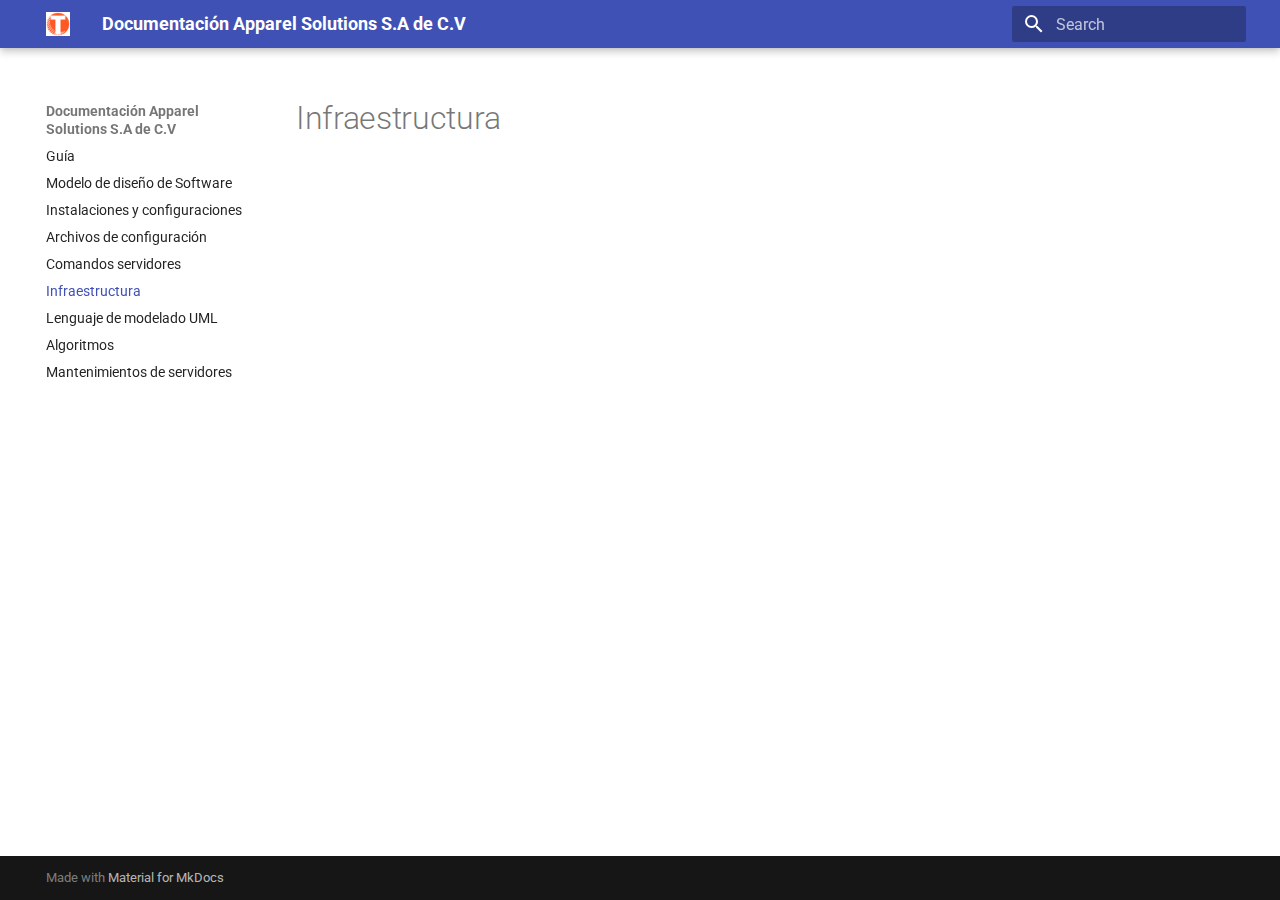
<file: infraestructura/index.html>
<!doctype html>
<html lang="en" class="no-js">
  <head>
    
      <meta charset="utf-8">
      <meta name="viewport" content="width=device-width,initial-scale=1">
      
      
      
      
        <link rel="prev" href="../comandos/">
      
      
        <link rel="next" href="../base_de_datos/">
      
      
      <link rel="icon" href="../img/logo_orange.png">
      <meta name="generator" content="mkdocs-1.6.1, mkdocs-material-9.6.4">
    
    
      
        <title>Infraestructura - Documentación Apparel Solutions S.A de C.V</title>
      
    
    
      <link rel="stylesheet" href="../assets/stylesheets/main.8608ea7d.min.css">
      
      
  
  
    
    
  
    
    
  
    
    
  
    
    
  
    
    
  
    
    
  
    
    
  
    
    
  
    
    
  
    
    
  
    
    
  
    
    
  
  
  <style>:root{--md-admonition-icon--note:url('data:image/svg+xml;charset=utf-8,<svg xmlns="http://www.w3.org/2000/svg" viewBox="0 0 16 16"><path d="M1 7.775V2.75C1 1.784 1.784 1 2.75 1h5.025c.464 0 .91.184 1.238.513l6.25 6.25a1.75 1.75 0 0 1 0 2.474l-5.026 5.026a1.75 1.75 0 0 1-2.474 0l-6.25-6.25A1.75 1.75 0 0 1 1 7.775m1.5 0c0 .066.026.13.073.177l6.25 6.25a.25.25 0 0 0 .354 0l5.025-5.025a.25.25 0 0 0 0-.354l-6.25-6.25a.25.25 0 0 0-.177-.073H2.75a.25.25 0 0 0-.25.25ZM6 5a1 1 0 1 1 0 2 1 1 0 0 1 0-2"/></svg>');--md-admonition-icon--abstract:url('data:image/svg+xml;charset=utf-8,<svg xmlns="http://www.w3.org/2000/svg" viewBox="0 0 16 16"><path d="M2.5 1.75v11.5c0 .138.112.25.25.25h3.17a.75.75 0 0 1 0 1.5H2.75A1.75 1.75 0 0 1 1 13.25V1.75C1 .784 1.784 0 2.75 0h8.5C12.216 0 13 .784 13 1.75v7.736a.75.75 0 0 1-1.5 0V1.75a.25.25 0 0 0-.25-.25h-8.5a.25.25 0 0 0-.25.25m13.274 9.537zl-4.557 4.45a.75.75 0 0 1-1.055-.008l-1.943-1.95a.75.75 0 0 1 1.062-1.058l1.419 1.425 4.026-3.932a.75.75 0 1 1 1.048 1.074M4.75 4h4.5a.75.75 0 0 1 0 1.5h-4.5a.75.75 0 0 1 0-1.5M4 7.75A.75.75 0 0 1 4.75 7h2a.75.75 0 0 1 0 1.5h-2A.75.75 0 0 1 4 7.75"/></svg>');--md-admonition-icon--info:url('data:image/svg+xml;charset=utf-8,<svg xmlns="http://www.w3.org/2000/svg" viewBox="0 0 16 16"><path d="M0 8a8 8 0 1 1 16 0A8 8 0 0 1 0 8m8-6.5a6.5 6.5 0 1 0 0 13 6.5 6.5 0 0 0 0-13M6.5 7.75A.75.75 0 0 1 7.25 7h1a.75.75 0 0 1 .75.75v2.75h.25a.75.75 0 0 1 0 1.5h-2a.75.75 0 0 1 0-1.5h.25v-2h-.25a.75.75 0 0 1-.75-.75M8 6a1 1 0 1 1 0-2 1 1 0 0 1 0 2"/></svg>');--md-admonition-icon--tip:url('data:image/svg+xml;charset=utf-8,<svg xmlns="http://www.w3.org/2000/svg" viewBox="0 0 16 16"><path d="M3.499.75a.75.75 0 0 1 1.5 0v.996C5.9 2.903 6.793 3.65 7.662 4.376l.24.202c-.036-.694.055-1.422.426-2.163C9.1.873 10.794-.045 12.622.26 14.408.558 16 1.94 16 4.25c0 1.278-.954 2.575-2.44 2.734l.146.508.065.22c.203.701.412 1.455.476 2.226.142 1.707-.4 3.03-1.487 3.898C11.714 14.671 10.27 15 8.75 15h-6a.75.75 0 0 1 0-1.5h1.376a4.5 4.5 0 0 1-.563-1.191 3.84 3.84 0 0 1-.05-2.063 4.65 4.65 0 0 1-2.025-.293.75.75 0 0 1 .525-1.406c1.357.507 2.376-.006 2.698-.318l.009-.01a.747.747 0 0 1 1.06 0 .75.75 0 0 1-.012 1.074c-.912.92-.992 1.835-.768 2.586.221.74.745 1.337 1.196 1.621H8.75c1.343 0 2.398-.296 3.074-.836.635-.507 1.036-1.31.928-2.602-.05-.603-.216-1.224-.422-1.93l-.064-.221c-.12-.407-.246-.84-.353-1.29a2.4 2.4 0 0 1-.507-.441 3.1 3.1 0 0 1-.633-1.248.75.75 0 0 1 1.455-.364c.046.185.144.436.31.627.146.168.353.305.712.305.738 0 1.25-.615 1.25-1.25 0-1.47-.95-2.315-2.123-2.51-1.172-.196-2.227.387-2.706 1.345-.46.92-.27 1.774.019 3.062l.042.19.01.05c.348.443.666.949.94 1.553a.75.75 0 1 1-1.365.62c-.553-1.217-1.32-1.94-2.3-2.768L6.7 5.527c-.814-.68-1.75-1.462-2.692-2.619a3.7 3.7 0 0 0-1.023.88c-.406.495-.663 1.036-.722 1.508.116.122.306.21.591.239.388.038.797-.06 1.032-.19a.75.75 0 0 1 .728 1.31c-.515.287-1.23.439-1.906.373-.682-.067-1.473-.38-1.879-1.193L.75 5.677V5.5c0-.984.48-1.94 1.077-2.664.46-.559 1.05-1.055 1.673-1.353z"/></svg>');--md-admonition-icon--success:url('data:image/svg+xml;charset=utf-8,<svg xmlns="http://www.w3.org/2000/svg" viewBox="0 0 16 16"><path d="M13.78 4.22a.75.75 0 0 1 0 1.06l-7.25 7.25a.75.75 0 0 1-1.06 0L2.22 9.28a.75.75 0 0 1 .018-1.042.75.75 0 0 1 1.042-.018L6 10.94l6.72-6.72a.75.75 0 0 1 1.06 0"/></svg>');--md-admonition-icon--question:url('data:image/svg+xml;charset=utf-8,<svg xmlns="http://www.w3.org/2000/svg" viewBox="0 0 16 16"><path d="M0 8a8 8 0 1 1 16 0A8 8 0 0 1 0 8m8-6.5a6.5 6.5 0 1 0 0 13 6.5 6.5 0 0 0 0-13M6.92 6.085h.001a.749.749 0 1 1-1.342-.67c.169-.339.436-.701.849-.977C6.845 4.16 7.369 4 8 4a2.76 2.76 0 0 1 1.637.525c.503.377.863.965.863 1.725 0 .448-.115.83-.329 1.15-.205.307-.47.513-.692.662-.109.072-.22.138-.313.195l-.006.004a6 6 0 0 0-.26.16 1 1 0 0 0-.276.245.75.75 0 0 1-1.248-.832c.184-.264.42-.489.692-.661q.154-.1.313-.195l.007-.004c.1-.061.182-.11.258-.161a1 1 0 0 0 .277-.245C8.96 6.514 9 6.427 9 6.25a.61.61 0 0 0-.262-.525A1.27 1.27 0 0 0 8 5.5c-.369 0-.595.09-.74.187a1 1 0 0 0-.34.398M9 11a1 1 0 1 1-2 0 1 1 0 0 1 2 0"/></svg>');--md-admonition-icon--warning:url('data:image/svg+xml;charset=utf-8,<svg xmlns="http://www.w3.org/2000/svg" viewBox="0 0 16 16"><path d="M6.457 1.047c.659-1.234 2.427-1.234 3.086 0l6.082 11.378A1.75 1.75 0 0 1 14.082 15H1.918a1.75 1.75 0 0 1-1.543-2.575Zm1.763.707a.25.25 0 0 0-.44 0L1.698 13.132a.25.25 0 0 0 .22.368h12.164a.25.25 0 0 0 .22-.368Zm.53 3.996v2.5a.75.75 0 0 1-1.5 0v-2.5a.75.75 0 0 1 1.5 0M9 11a1 1 0 1 1-2 0 1 1 0 0 1 2 0"/></svg>');--md-admonition-icon--failure:url('data:image/svg+xml;charset=utf-8,<svg xmlns="http://www.w3.org/2000/svg" viewBox="0 0 16 16"><path d="M2.344 2.343za8 8 0 0 1 11.314 11.314A8.002 8.002 0 0 1 .234 10.089a8 8 0 0 1 2.11-7.746m1.06 10.253a6.5 6.5 0 1 0 9.108-9.275 6.5 6.5 0 0 0-9.108 9.275M6.03 4.97 8 6.94l1.97-1.97a.749.749 0 0 1 1.275.326.75.75 0 0 1-.215.734L9.06 8l1.97 1.97a.749.749 0 0 1-.326 1.275.75.75 0 0 1-.734-.215L8 9.06l-1.97 1.97a.749.749 0 0 1-1.275-.326.75.75 0 0 1 .215-.734L6.94 8 4.97 6.03a.75.75 0 0 1 .018-1.042.75.75 0 0 1 1.042-.018"/></svg>');--md-admonition-icon--danger:url('data:image/svg+xml;charset=utf-8,<svg xmlns="http://www.w3.org/2000/svg" viewBox="0 0 16 16"><path d="M9.504.43a1.516 1.516 0 0 1 2.437 1.713L10.415 5.5h2.123c1.57 0 2.346 1.909 1.22 3.004l-7.34 7.142a1.25 1.25 0 0 1-.871.354h-.302a1.25 1.25 0 0 1-1.157-1.723L5.633 10.5H3.462c-1.57 0-2.346-1.909-1.22-3.004zm1.047 1.074L3.286 8.571A.25.25 0 0 0 3.462 9H6.75a.75.75 0 0 1 .694 1.034l-1.713 4.188 6.982-6.793A.25.25 0 0 0 12.538 7H9.25a.75.75 0 0 1-.683-1.06l2.008-4.418.003-.006-.004-.009-.006-.006-.008-.001q-.005 0-.009.004"/></svg>');--md-admonition-icon--bug:url('data:image/svg+xml;charset=utf-8,<svg xmlns="http://www.w3.org/2000/svg" viewBox="0 0 16 16"><path d="M4.72.22a.75.75 0 0 1 1.06 0l1 .999a3.5 3.5 0 0 1 2.441 0l.999-1a.748.748 0 0 1 1.265.332.75.75 0 0 1-.205.729l-.775.776c.616.63.995 1.493.995 2.444v.327q0 .15-.025.292c.408.14.764.392 1.029.722l1.968-.787a.75.75 0 0 1 .556 1.392L13 7.258V9h2.25a.75.75 0 0 1 0 1.5H13v.5q-.002.615-.141 1.186l2.17.868a.75.75 0 0 1-.557 1.392l-2.184-.873A5 5 0 0 1 8 16a5 5 0 0 1-4.288-2.427l-2.183.873a.75.75 0 0 1-.558-1.392l2.17-.868A5 5 0 0 1 3 11v-.5H.75a.75.75 0 0 1 0-1.5H3V7.258L.971 6.446a.75.75 0 0 1 .558-1.392l1.967.787c.265-.33.62-.583 1.03-.722a1.7 1.7 0 0 1-.026-.292V4.5c0-.951.38-1.814.995-2.444L4.72 1.28a.75.75 0 0 1 0-1.06m.53 6.28a.75.75 0 0 0-.75.75V11a3.5 3.5 0 1 0 7 0V7.25a.75.75 0 0 0-.75-.75ZM6.173 5h3.654A.17.17 0 0 0 10 4.827V4.5a2 2 0 1 0-4 0v.327c0 .096.077.173.173.173"/></svg>');--md-admonition-icon--example:url('data:image/svg+xml;charset=utf-8,<svg xmlns="http://www.w3.org/2000/svg" viewBox="0 0 16 16"><path d="M5 5.782V2.5h-.25a.75.75 0 0 1 0-1.5h6.5a.75.75 0 0 1 0 1.5H11v3.282l3.666 5.76C15.619 13.04 14.543 15 12.767 15H3.233c-1.776 0-2.852-1.96-1.899-3.458Zm-2.4 6.565a.75.75 0 0 0 .633 1.153h9.534a.75.75 0 0 0 .633-1.153L12.225 10.5h-8.45ZM9.5 2.5h-3V6c0 .143-.04.283-.117.403L4.73 9h6.54L9.617 6.403A.75.75 0 0 1 9.5 6Z"/></svg>');--md-admonition-icon--quote:url('data:image/svg+xml;charset=utf-8,<svg xmlns="http://www.w3.org/2000/svg" viewBox="0 0 16 16"><path d="M1.75 2.5h10.5a.75.75 0 0 1 0 1.5H1.75a.75.75 0 0 1 0-1.5m4 5h8.5a.75.75 0 0 1 0 1.5h-8.5a.75.75 0 0 1 0-1.5m0 5h8.5a.75.75 0 0 1 0 1.5h-8.5a.75.75 0 0 1 0-1.5M2.5 7.75v6a.75.75 0 0 1-1.5 0v-6a.75.75 0 0 1 1.5 0"/></svg>');}</style>



    
    
      
    
    
      
        
        
        <link rel="preconnect" href="https://fonts.gstatic.com" crossorigin>
        <link rel="stylesheet" href="https://fonts.googleapis.com/css?family=Roboto:300,300i,400,400i,700,700i%7CRoboto+Mono:400,400i,700,700i&display=fallback">
        <style>:root{--md-text-font:"Roboto";--md-code-font:"Roboto Mono"}</style>
      
    
    
      <link rel="stylesheet" href="../styles/styles.css">
    
    <script>__md_scope=new URL("..",location),__md_hash=e=>[...e].reduce(((e,_)=>(e<<5)-e+_.charCodeAt(0)),0),__md_get=(e,_=localStorage,t=__md_scope)=>JSON.parse(_.getItem(t.pathname+"."+e)),__md_set=(e,_,t=localStorage,a=__md_scope)=>{try{t.setItem(a.pathname+"."+e,JSON.stringify(_))}catch(e){}}</script>
    
      

    
    
    
  </head>
  
  
    <body dir="ltr">
  
    
    <input class="md-toggle" data-md-toggle="drawer" type="checkbox" id="__drawer" autocomplete="off">
    <input class="md-toggle" data-md-toggle="search" type="checkbox" id="__search" autocomplete="off">
    <label class="md-overlay" for="__drawer"></label>
    <div data-md-component="skip">
      
    </div>
    <div data-md-component="announce">
      
    </div>
    
    
      

  

<header class="md-header md-header--shadow" data-md-component="header">
  <nav class="md-header__inner md-grid" aria-label="Header">
    <a href=".." title="Documentación Apparel Solutions S.A de C.V" class="md-header__button md-logo" aria-label="Documentación Apparel Solutions S.A de C.V" data-md-component="logo">
      
  <img src="../img/logo_orange.png" alt="logo">

    </a>
    <label class="md-header__button md-icon" for="__drawer">
      
      <svg xmlns="http://www.w3.org/2000/svg" viewBox="0 0 24 24"><path d="M3 6h18v2H3zm0 5h18v2H3zm0 5h18v2H3z"/></svg>
    </label>
    <div class="md-header__title" data-md-component="header-title">
      <div class="md-header__ellipsis">
        <div class="md-header__topic">
          <span class="md-ellipsis">
            Documentación Apparel Solutions S.A de C.V
          </span>
        </div>
        <div class="md-header__topic" data-md-component="header-topic">
          <span class="md-ellipsis">
            
              Infraestructura
            
          </span>
        </div>
      </div>
    </div>
    
    
      <script>var palette=__md_get("__palette");if(palette&&palette.color){if("(prefers-color-scheme)"===palette.color.media){var media=matchMedia("(prefers-color-scheme: light)"),input=document.querySelector(media.matches?"[data-md-color-media='(prefers-color-scheme: light)']":"[data-md-color-media='(prefers-color-scheme: dark)']");palette.color.media=input.getAttribute("data-md-color-media"),palette.color.scheme=input.getAttribute("data-md-color-scheme"),palette.color.primary=input.getAttribute("data-md-color-primary"),palette.color.accent=input.getAttribute("data-md-color-accent")}for(var[key,value]of Object.entries(palette.color))document.body.setAttribute("data-md-color-"+key,value)}</script>
    
    
    
      <label class="md-header__button md-icon" for="__search">
        
        <svg xmlns="http://www.w3.org/2000/svg" viewBox="0 0 24 24"><path d="M9.5 3A6.5 6.5 0 0 1 16 9.5c0 1.61-.59 3.09-1.56 4.23l.27.27h.79l5 5-1.5 1.5-5-5v-.79l-.27-.27A6.52 6.52 0 0 1 9.5 16 6.5 6.5 0 0 1 3 9.5 6.5 6.5 0 0 1 9.5 3m0 2C7 5 5 7 5 9.5S7 14 9.5 14 14 12 14 9.5 12 5 9.5 5"/></svg>
      </label>
      <div class="md-search" data-md-component="search" role="dialog">
  <label class="md-search__overlay" for="__search"></label>
  <div class="md-search__inner" role="search">
    <form class="md-search__form" name="search">
      <input type="text" class="md-search__input" name="query" aria-label="Search" placeholder="Search" autocapitalize="off" autocorrect="off" autocomplete="off" spellcheck="false" data-md-component="search-query" required>
      <label class="md-search__icon md-icon" for="__search">
        
        <svg xmlns="http://www.w3.org/2000/svg" viewBox="0 0 24 24"><path d="M9.5 3A6.5 6.5 0 0 1 16 9.5c0 1.61-.59 3.09-1.56 4.23l.27.27h.79l5 5-1.5 1.5-5-5v-.79l-.27-.27A6.52 6.52 0 0 1 9.5 16 6.5 6.5 0 0 1 3 9.5 6.5 6.5 0 0 1 9.5 3m0 2C7 5 5 7 5 9.5S7 14 9.5 14 14 12 14 9.5 12 5 9.5 5"/></svg>
        
        <svg xmlns="http://www.w3.org/2000/svg" viewBox="0 0 24 24"><path d="M20 11v2H8l5.5 5.5-1.42 1.42L4.16 12l7.92-7.92L13.5 5.5 8 11z"/></svg>
      </label>
      <nav class="md-search__options" aria-label="Search">
        
        <button type="reset" class="md-search__icon md-icon" title="Clear" aria-label="Clear" tabindex="-1">
          
          <svg xmlns="http://www.w3.org/2000/svg" viewBox="0 0 24 24"><path d="M19 6.41 17.59 5 12 10.59 6.41 5 5 6.41 10.59 12 5 17.59 6.41 19 12 13.41 17.59 19 19 17.59 13.41 12z"/></svg>
        </button>
      </nav>
      
    </form>
    <div class="md-search__output">
      <div class="md-search__scrollwrap" tabindex="0" data-md-scrollfix>
        <div class="md-search-result" data-md-component="search-result">
          <div class="md-search-result__meta">
            Initializing search
          </div>
          <ol class="md-search-result__list" role="presentation"></ol>
        </div>
      </div>
    </div>
  </div>
</div>
    
    
  </nav>
  
</header>
    
    <div class="md-container" data-md-component="container">
      
      
        
          
        
      
      <main class="md-main" data-md-component="main">
        <div class="md-main__inner md-grid">
          
            
              
              <div class="md-sidebar md-sidebar--primary" data-md-component="sidebar" data-md-type="navigation" >
                <div class="md-sidebar__scrollwrap">
                  <div class="md-sidebar__inner">
                    



<nav class="md-nav md-nav--primary" aria-label="Navigation" data-md-level="0">
  <label class="md-nav__title" for="__drawer">
    <a href=".." title="Documentación Apparel Solutions S.A de C.V" class="md-nav__button md-logo" aria-label="Documentación Apparel Solutions S.A de C.V" data-md-component="logo">
      
  <img src="../img/logo_orange.png" alt="logo">

    </a>
    Documentación Apparel Solutions S.A de C.V
  </label>
  
  <ul class="md-nav__list" data-md-scrollfix>
    
      
      
  
  
  
  
    <li class="md-nav__item">
      <a href=".." class="md-nav__link">
        
  
  <span class="md-ellipsis">
    Guía
    
  </span>
  

      </a>
    </li>
  

    
      
      
  
  
  
  
    <li class="md-nav__item">
      <a href="../arquitectura/" class="md-nav__link">
        
  
  <span class="md-ellipsis">
    Modelo de diseño de Software
    
  </span>
  

      </a>
    </li>
  

    
      
      
  
  
  
  
    <li class="md-nav__item">
      <a href="../instalaciones/" class="md-nav__link">
        
  
  <span class="md-ellipsis">
    Instalaciones y configuraciones
    
  </span>
  

      </a>
    </li>
  

    
      
      
  
  
  
  
    <li class="md-nav__item">
      <a href="../archivos_configuracion/" class="md-nav__link">
        
  
  <span class="md-ellipsis">
    Archivos de configuración
    
  </span>
  

      </a>
    </li>
  

    
      
      
  
  
  
  
    <li class="md-nav__item">
      <a href="../comandos/" class="md-nav__link">
        
  
  <span class="md-ellipsis">
    Comandos servidores
    
  </span>
  

      </a>
    </li>
  

    
      
      
  
  
    
  
  
  
    <li class="md-nav__item md-nav__item--active">
      
      <input class="md-nav__toggle md-toggle" type="checkbox" id="__toc">
      
      
      
      <a href="./" class="md-nav__link md-nav__link--active">
        
  
  <span class="md-ellipsis">
    Infraestructura
    
  </span>
  

      </a>
      
    </li>
  

    
      
      
  
  
  
  
    <li class="md-nav__item">
      <a href="../base_de_datos/" class="md-nav__link">
        
  
  <span class="md-ellipsis">
    Lenguaje de modelado UML
    
  </span>
  

      </a>
    </li>
  

    
      
      
  
  
  
  
    <li class="md-nav__item">
      <a href="../algoritmos/" class="md-nav__link">
        
  
  <span class="md-ellipsis">
    Algoritmos
    
  </span>
  

      </a>
    </li>
  

    
      
      
  
  
  
  
    <li class="md-nav__item">
      <a href="../mantenimientos/" class="md-nav__link">
        
  
  <span class="md-ellipsis">
    Mantenimientos de servidores
    
  </span>
  

      </a>
    </li>
  

    
  </ul>
</nav>
                  </div>
                </div>
              </div>
            
            
              
              <div class="md-sidebar md-sidebar--secondary" data-md-component="sidebar" data-md-type="toc" >
                <div class="md-sidebar__scrollwrap">
                  <div class="md-sidebar__inner">
                    

<nav class="md-nav md-nav--secondary" aria-label="Table of contents">
  
  
  
  
</nav>
                  </div>
                </div>
              </div>
            
          
          
            <div class="md-content" data-md-component="content">
              <article class="md-content__inner md-typeset">
                
                  



  <h1>Infraestructura</h1>














                
              </article>
            </div>
          
          
<script>var target=document.getElementById(location.hash.slice(1));target&&target.name&&(target.checked=target.name.startsWith("__tabbed_"))</script>
        </div>
        
      </main>
      
        <footer class="md-footer">
  
  <div class="md-footer-meta md-typeset">
    <div class="md-footer-meta__inner md-grid">
      <div class="md-copyright">
  
  
    Made with
    <a href="https://squidfunk.github.io/mkdocs-material/" target="_blank" rel="noopener">
      Material for MkDocs
    </a>
  
</div>
      
    </div>
  </div>
</footer>
      
    </div>
    <div class="md-dialog" data-md-component="dialog">
      <div class="md-dialog__inner md-typeset"></div>
    </div>
    
    
    <script id="__config" type="application/json">{"base": "..", "features": [], "search": "../assets/javascripts/workers/search.f8cc74c7.min.js", "translations": {"clipboard.copied": "Copied to clipboard", "clipboard.copy": "Copy to clipboard", "search.result.more.one": "1 more on this page", "search.result.more.other": "# more on this page", "search.result.none": "No matching documents", "search.result.one": "1 matching document", "search.result.other": "# matching documents", "search.result.placeholder": "Type to start searching", "search.result.term.missing": "Missing", "select.version": "Select version"}}</script>
    
    
      <script src="../assets/javascripts/bundle.f1b6f286.min.js"></script>
      
    
  </body>
</html>
</file>
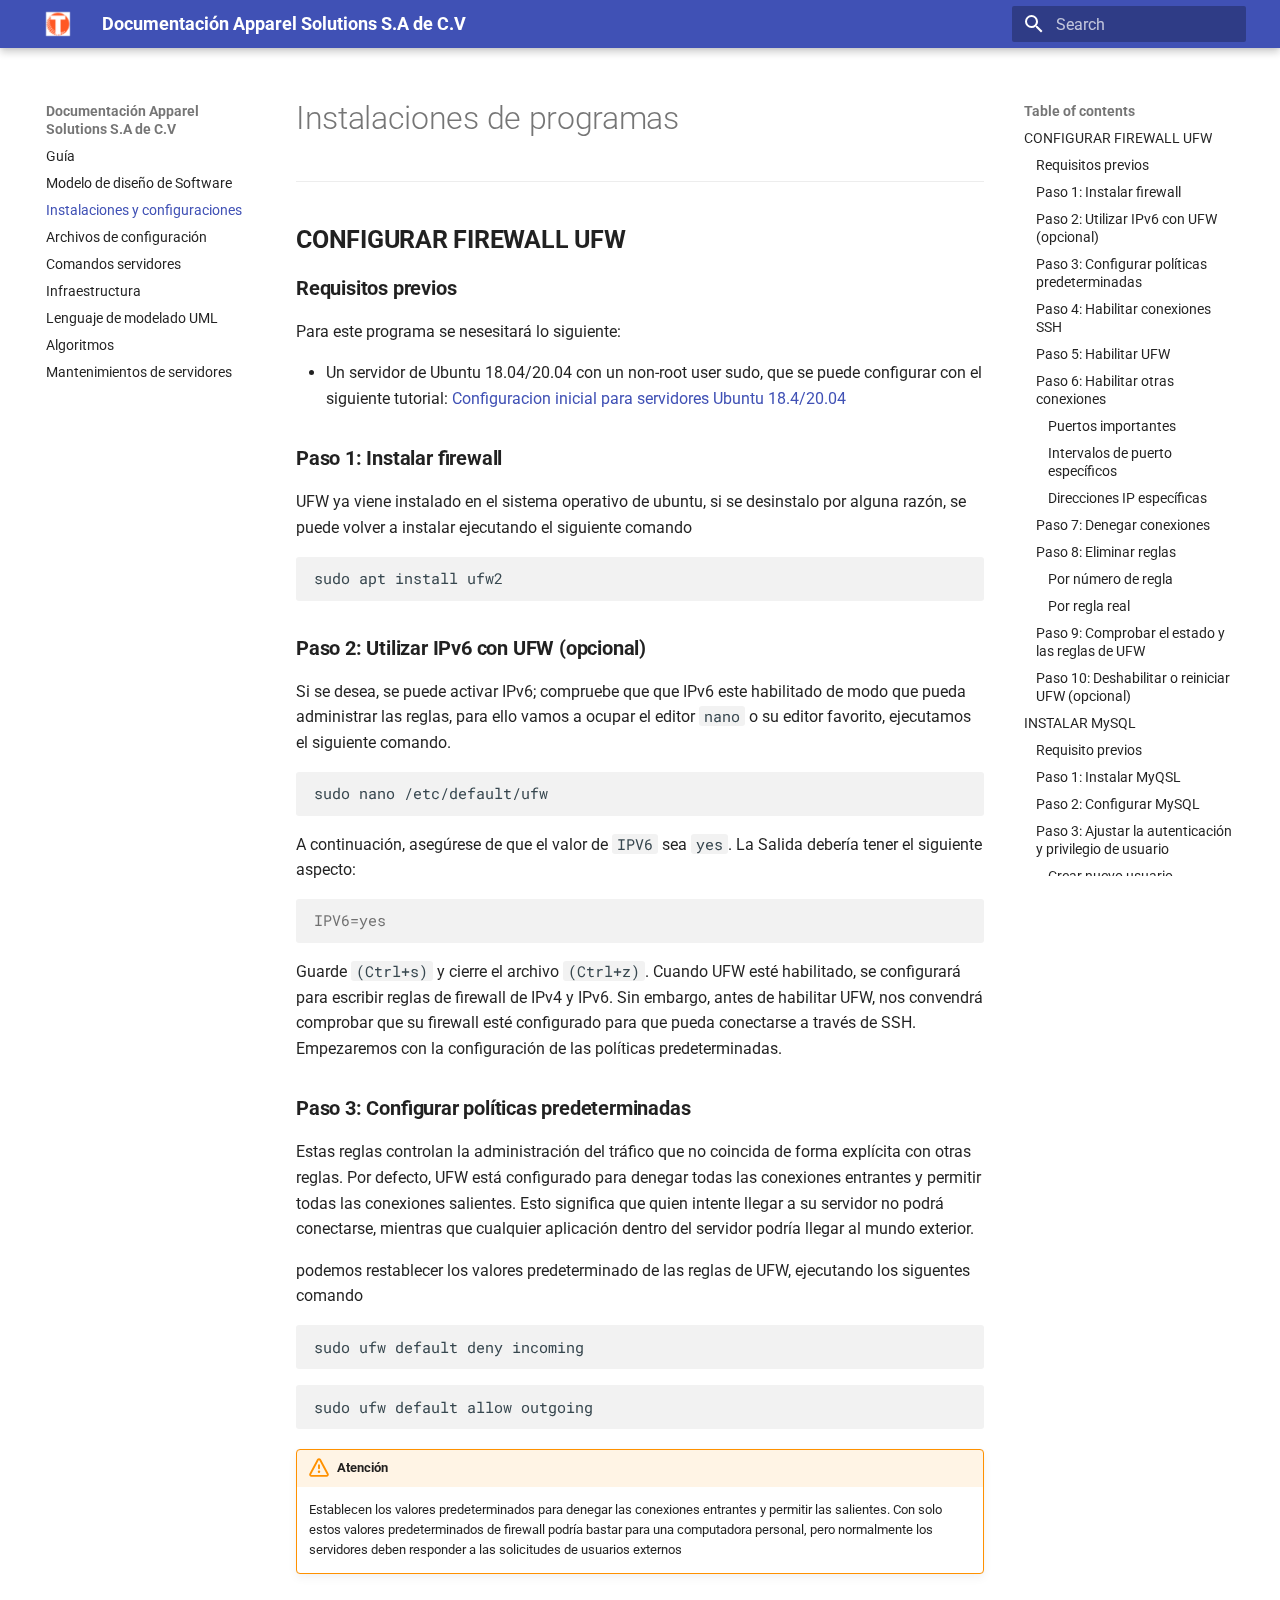
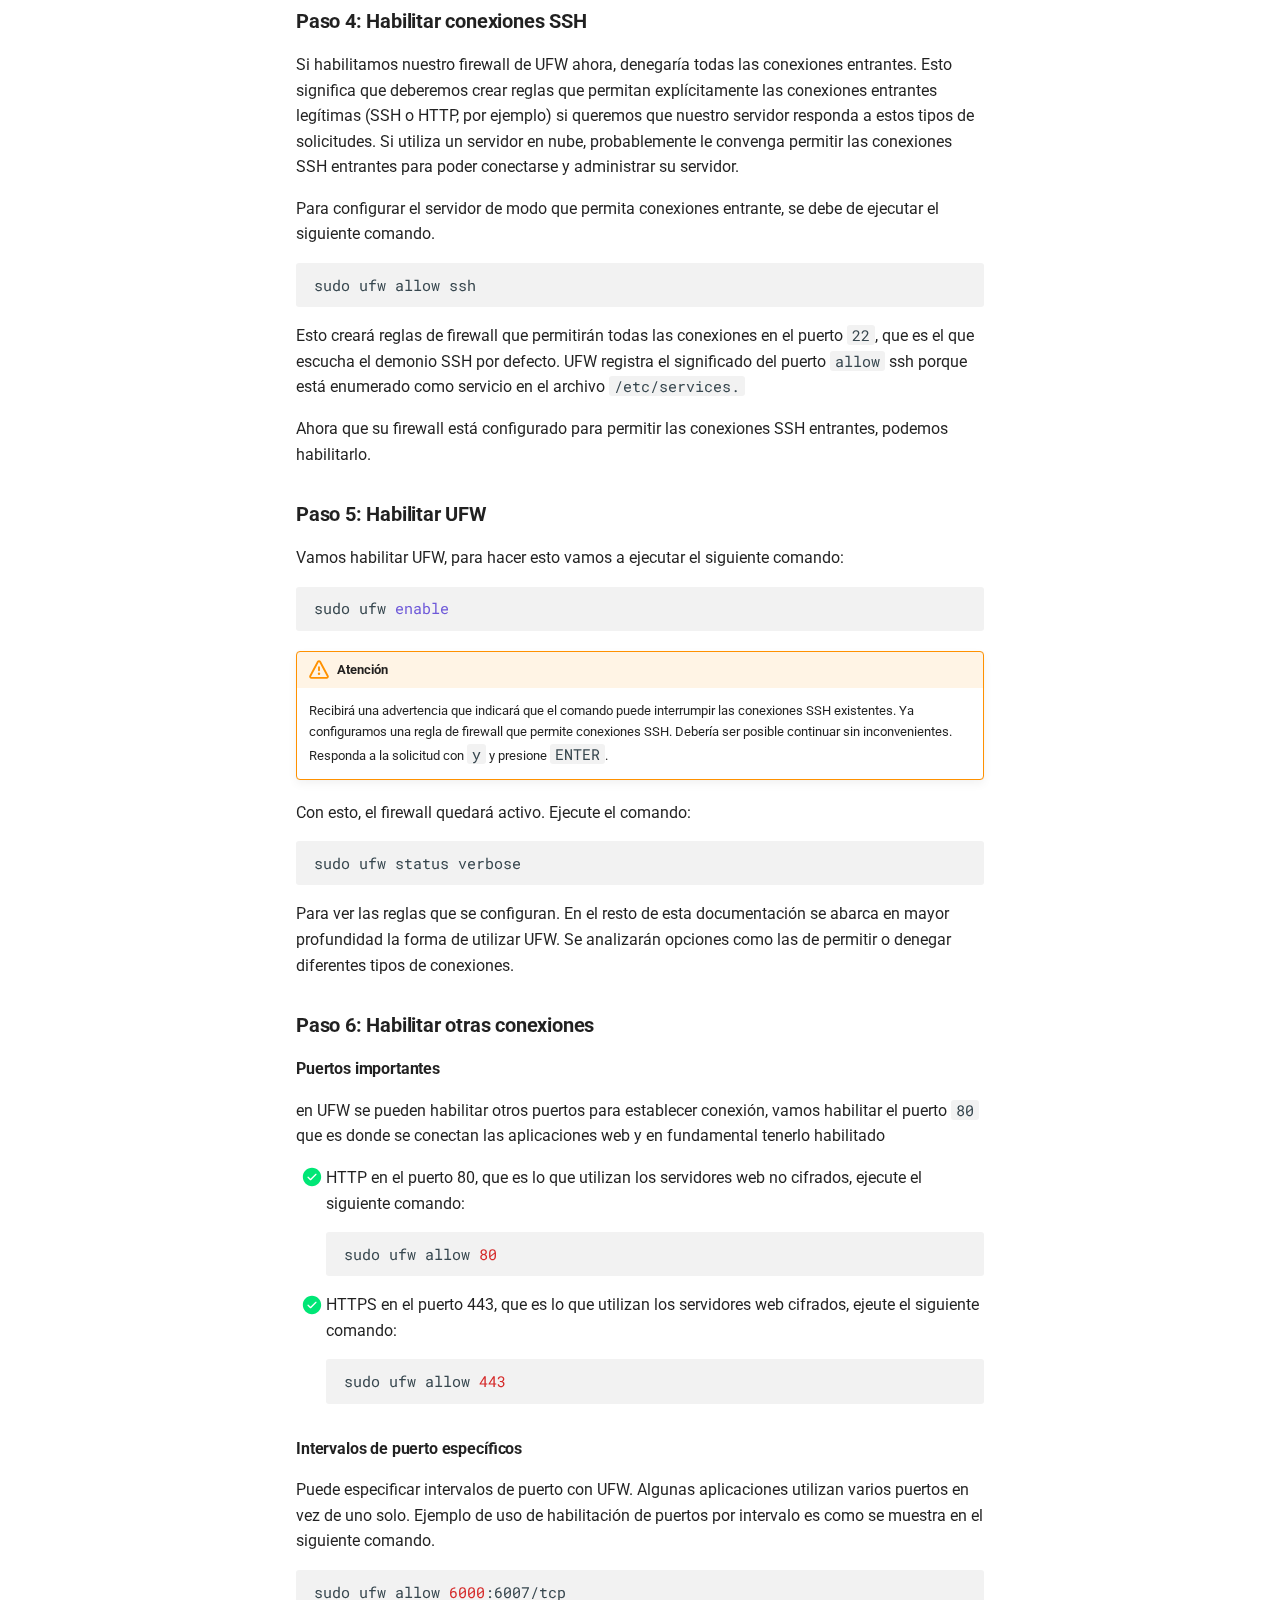
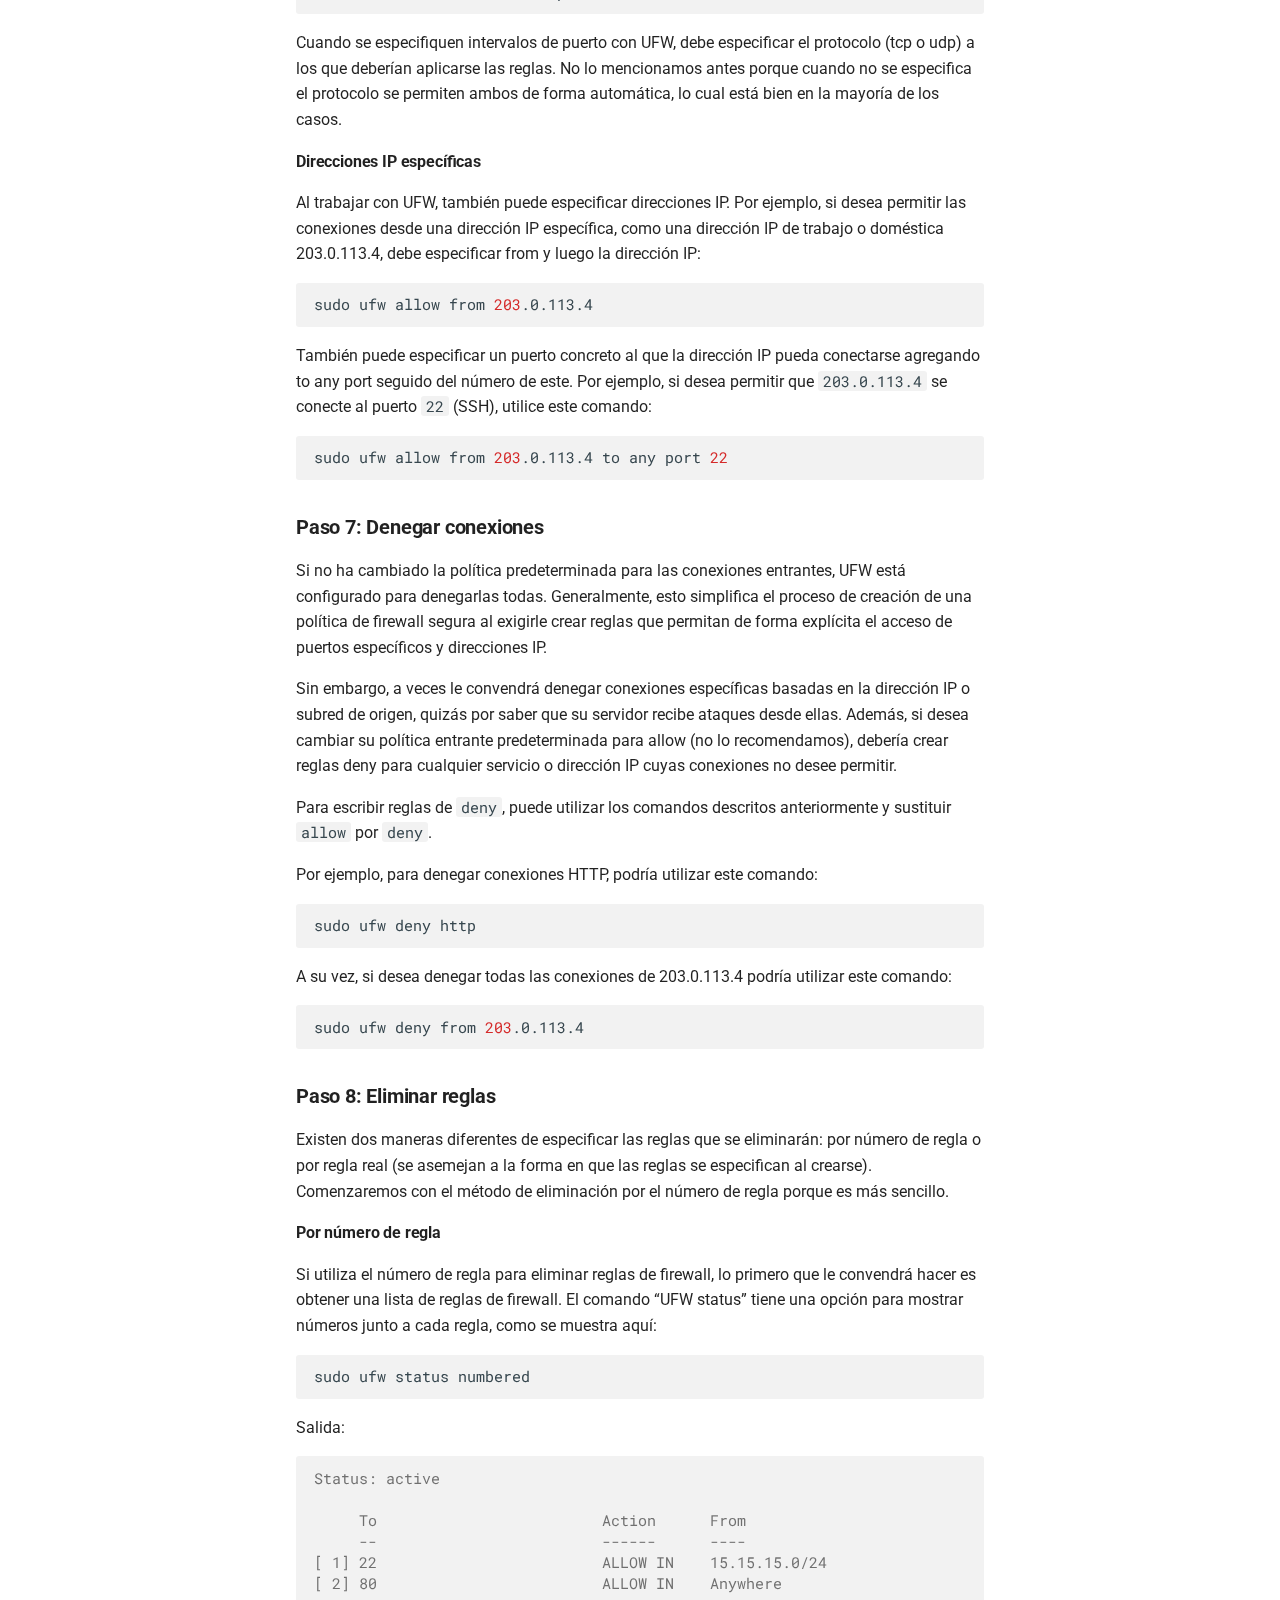
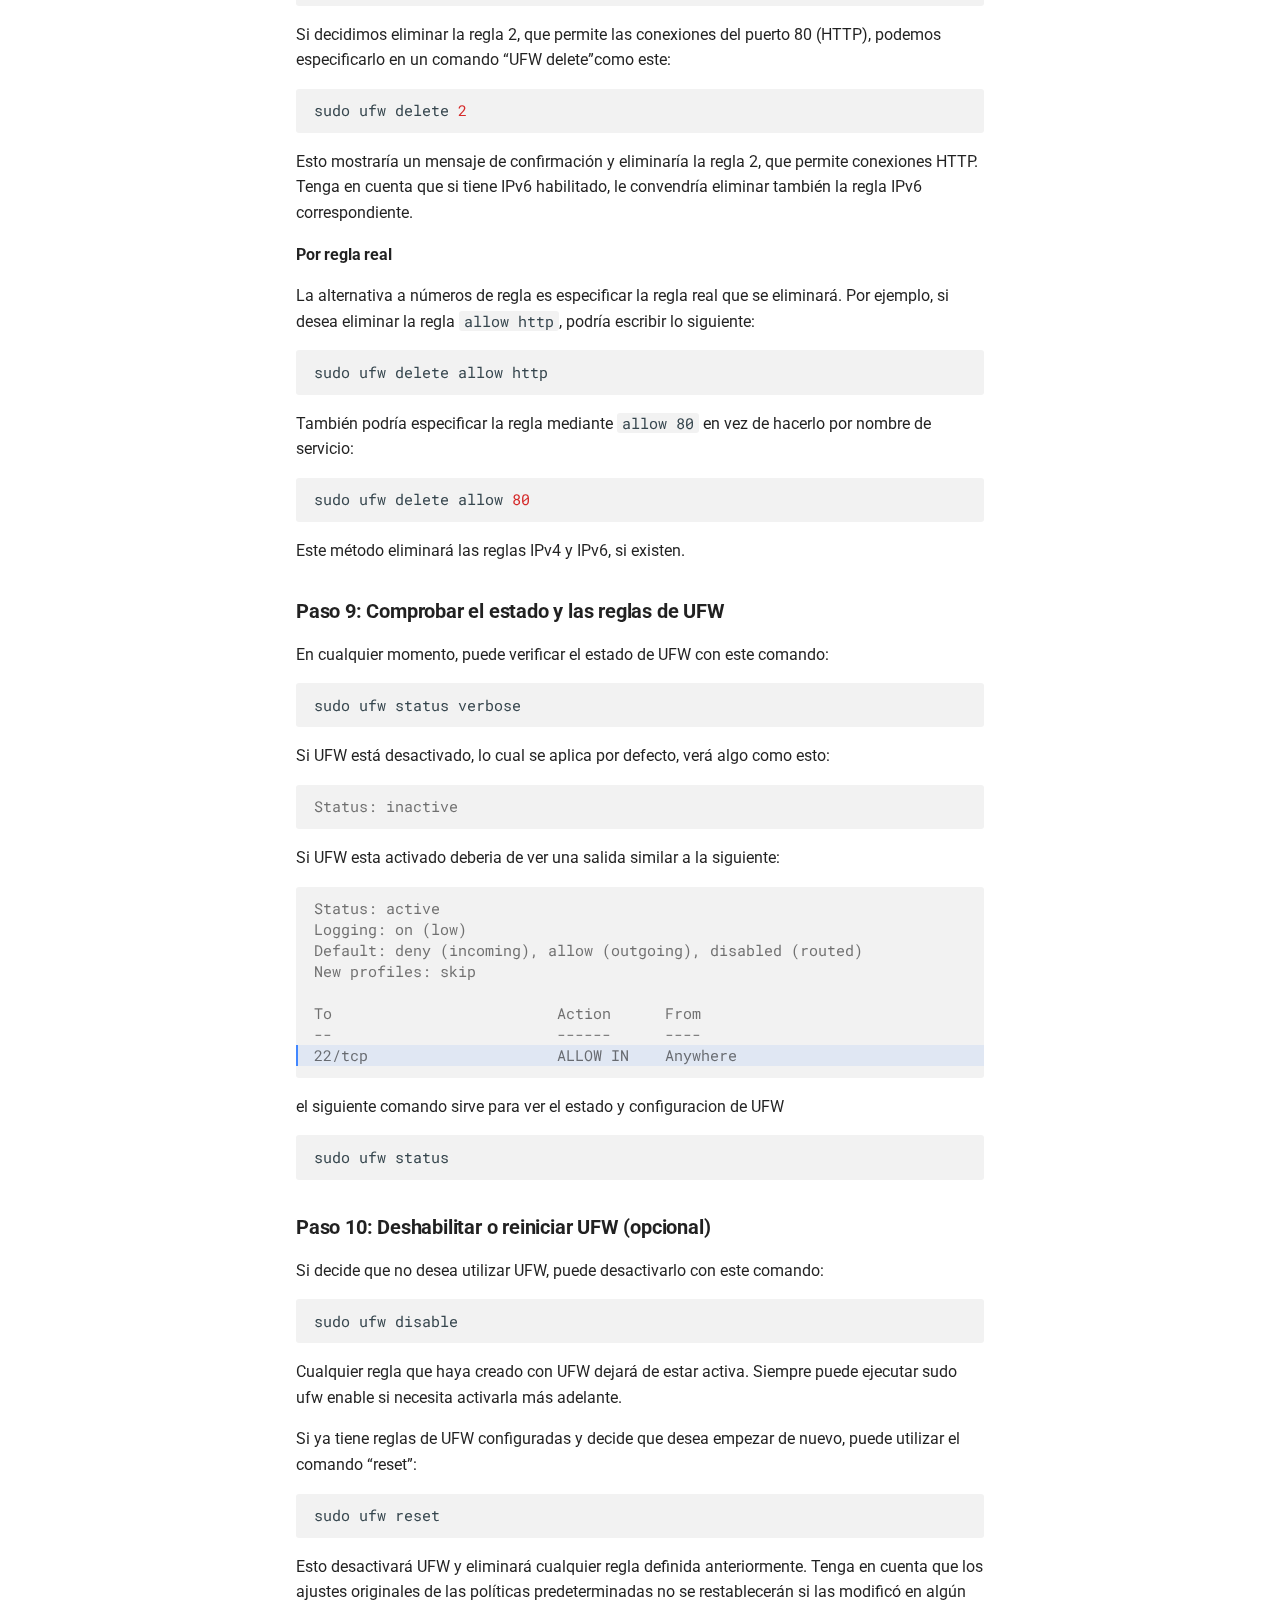
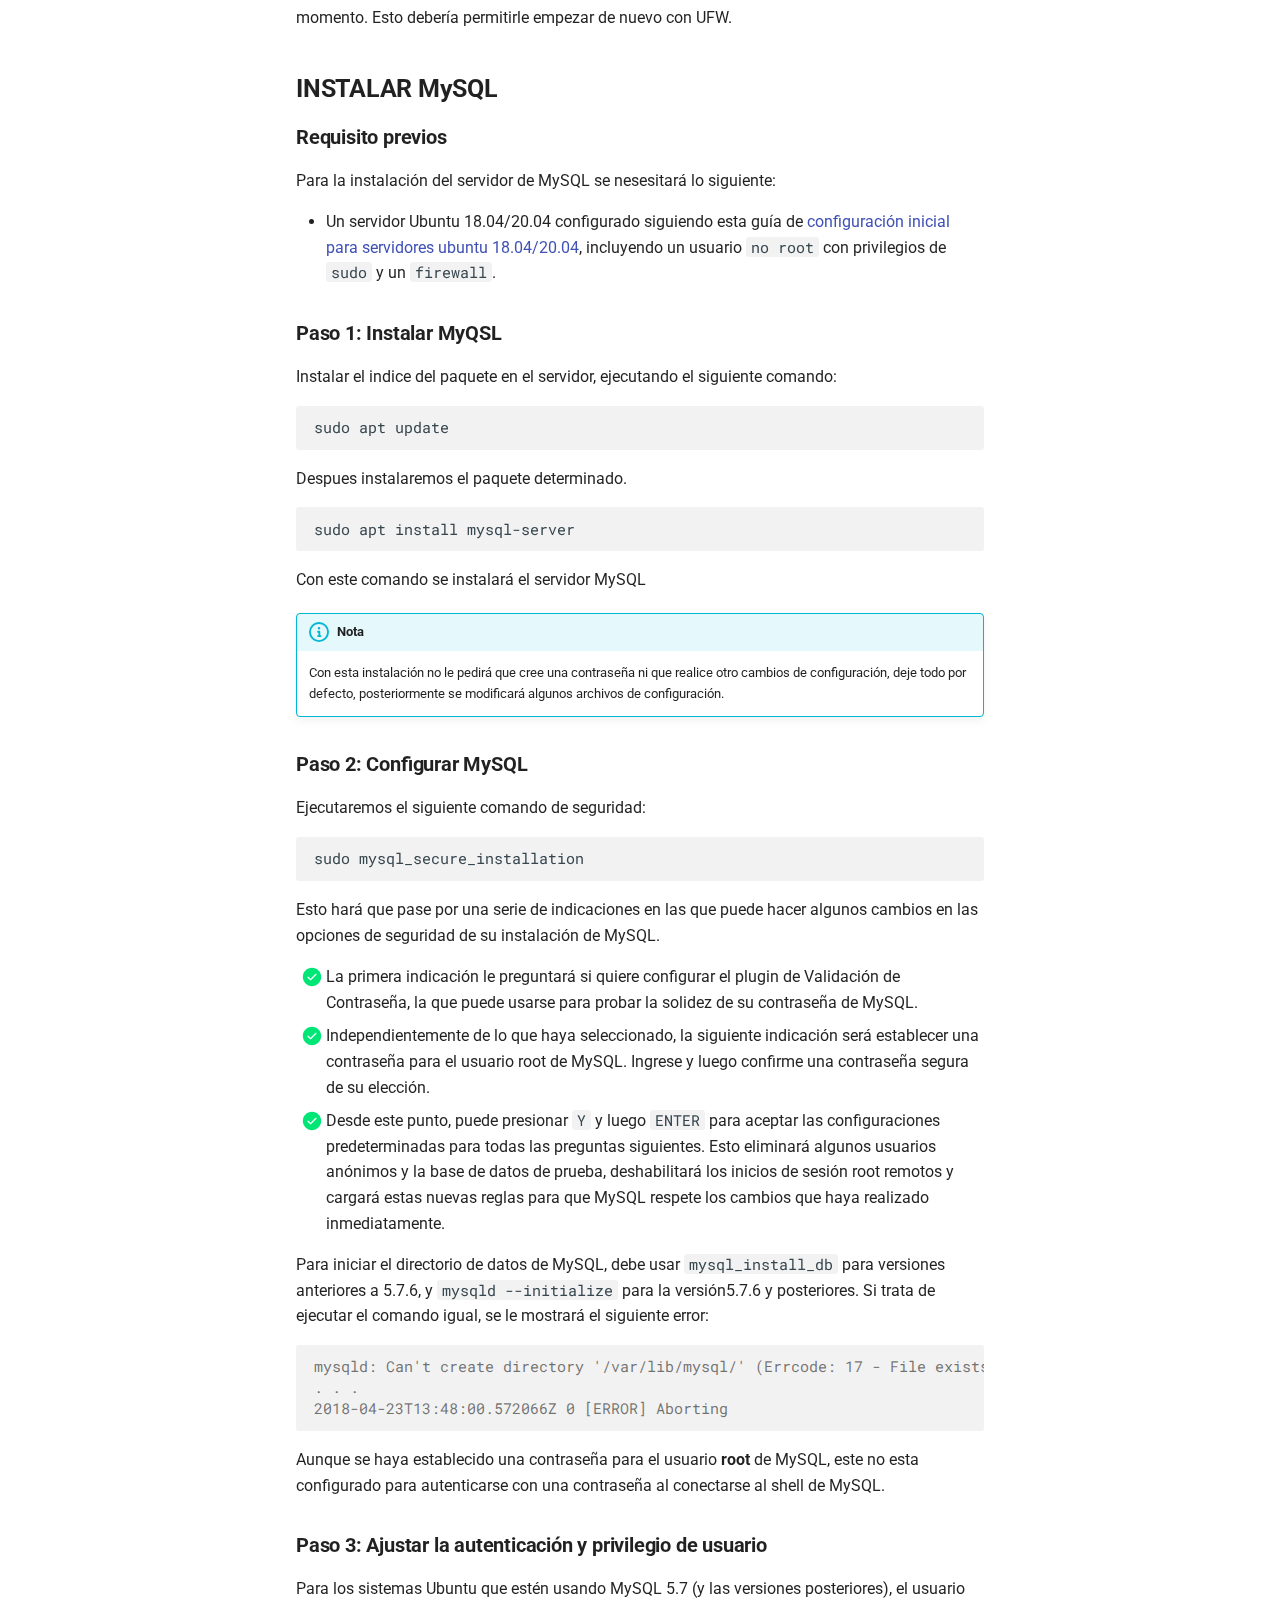
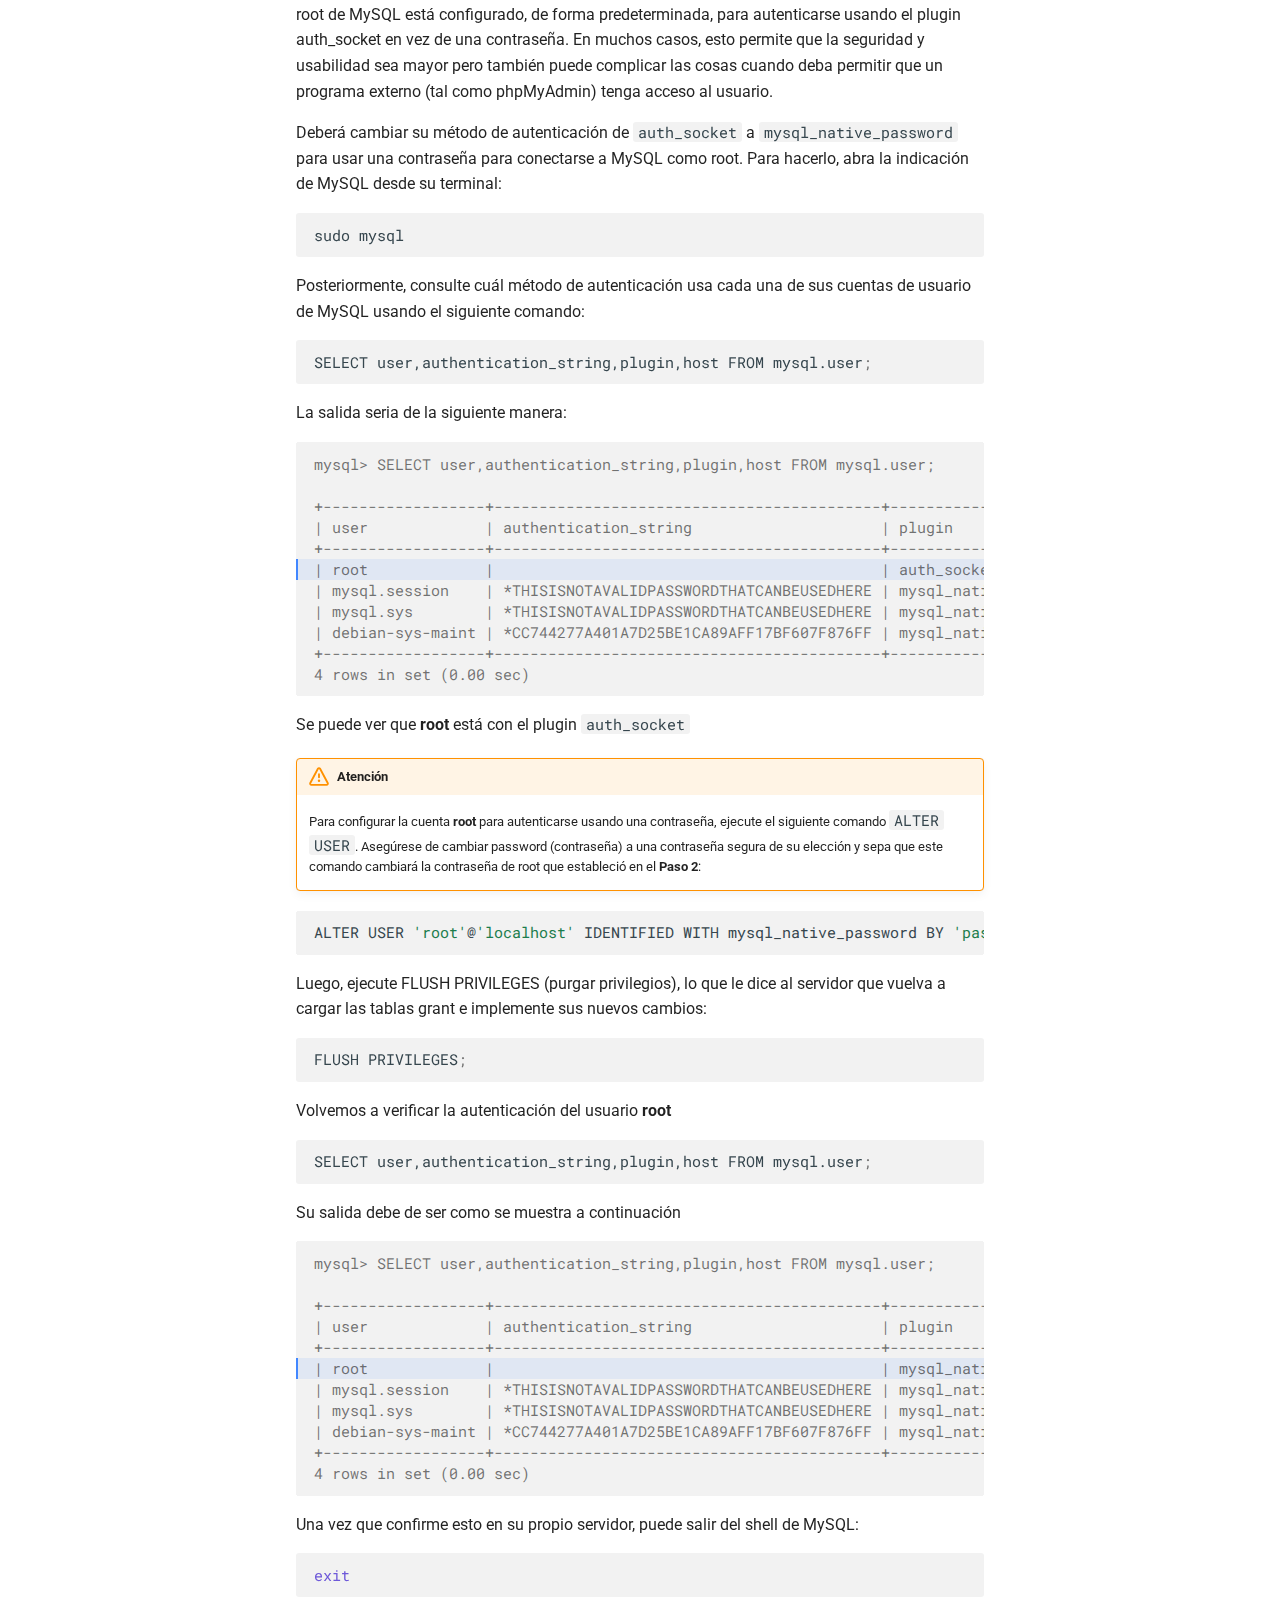
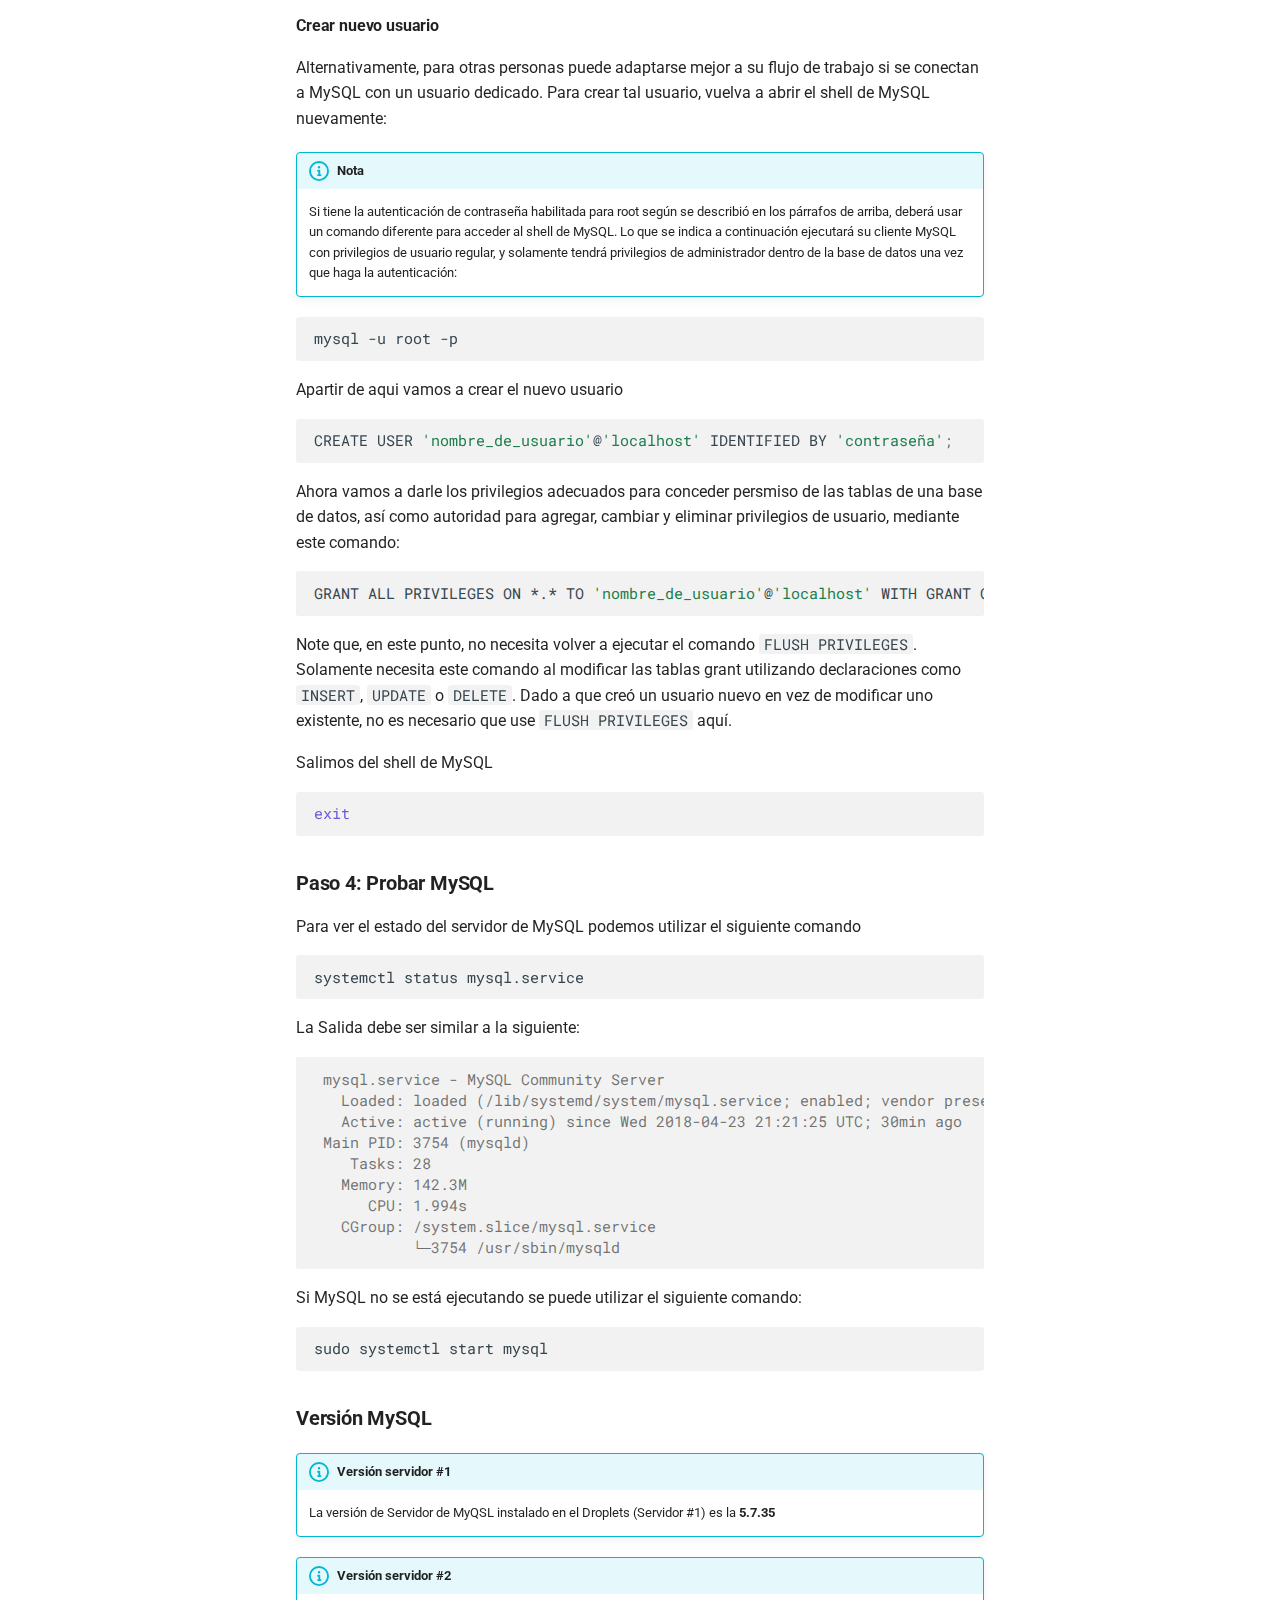
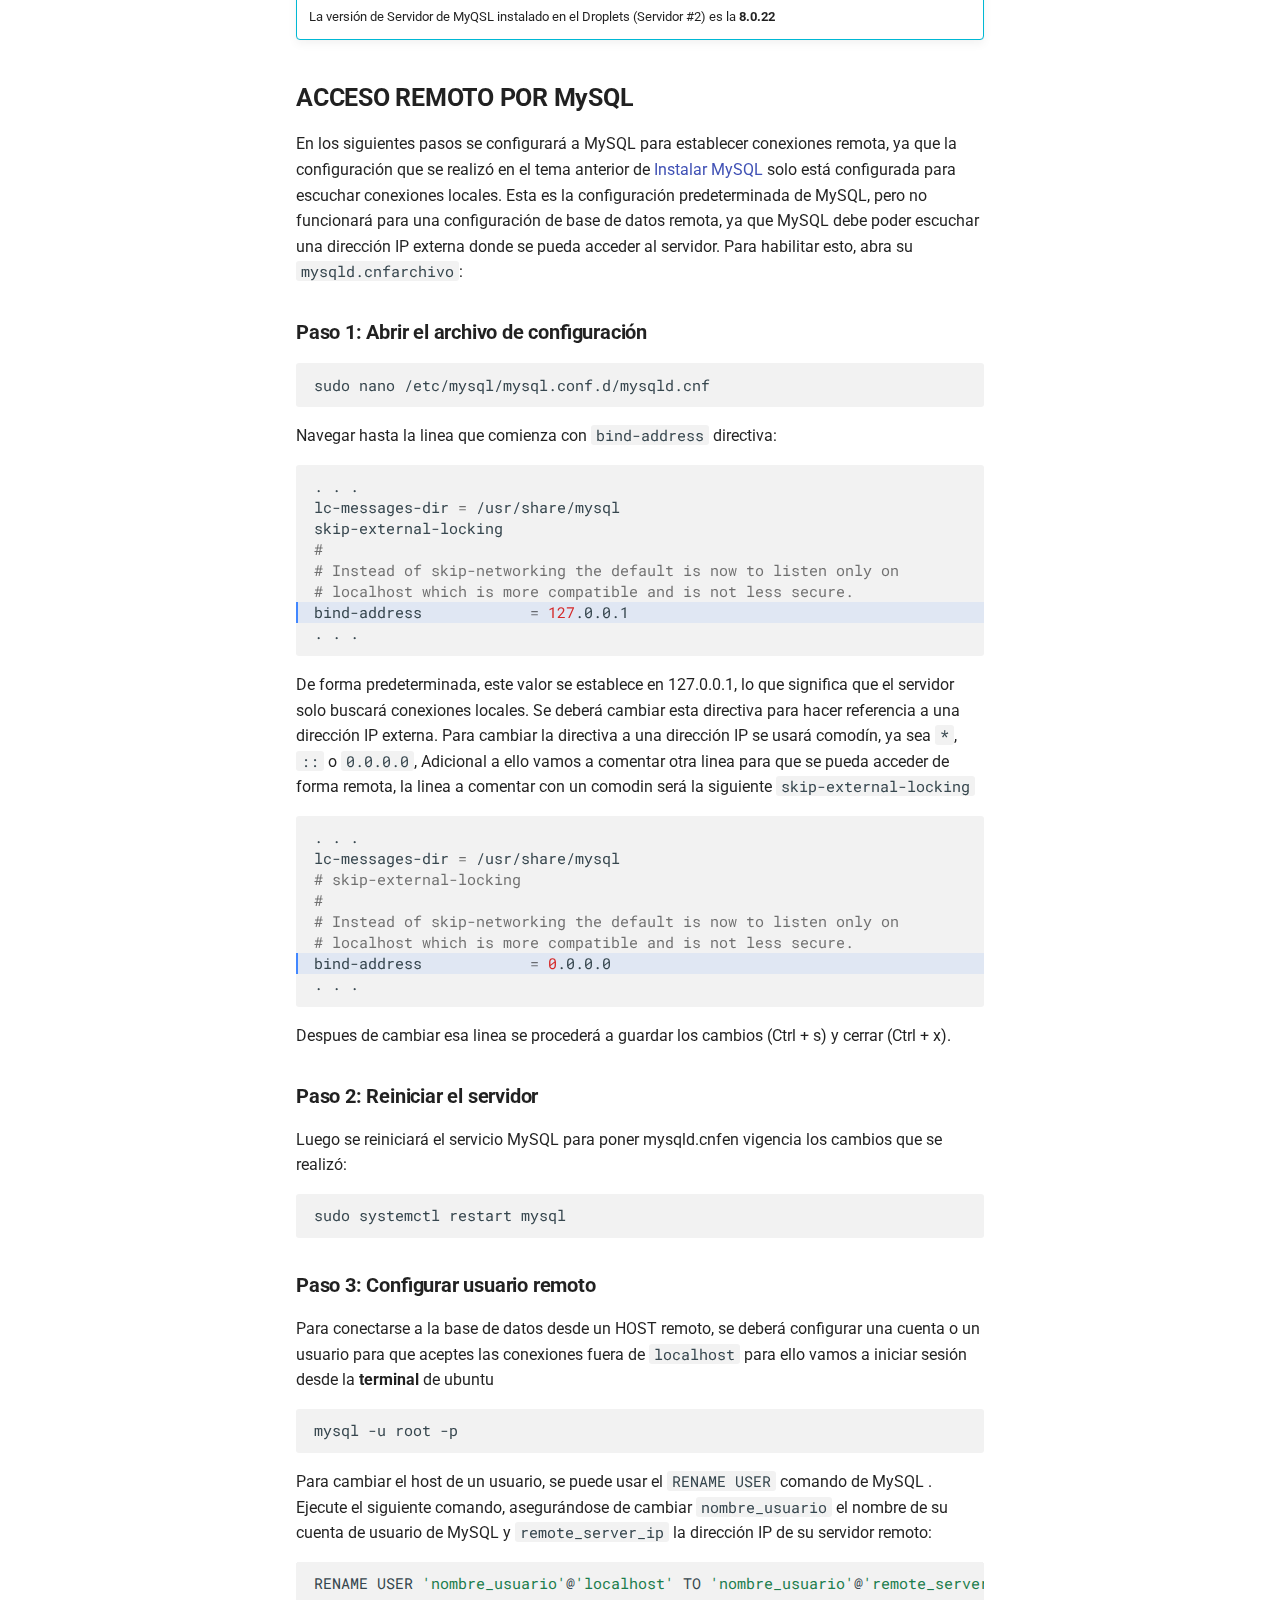
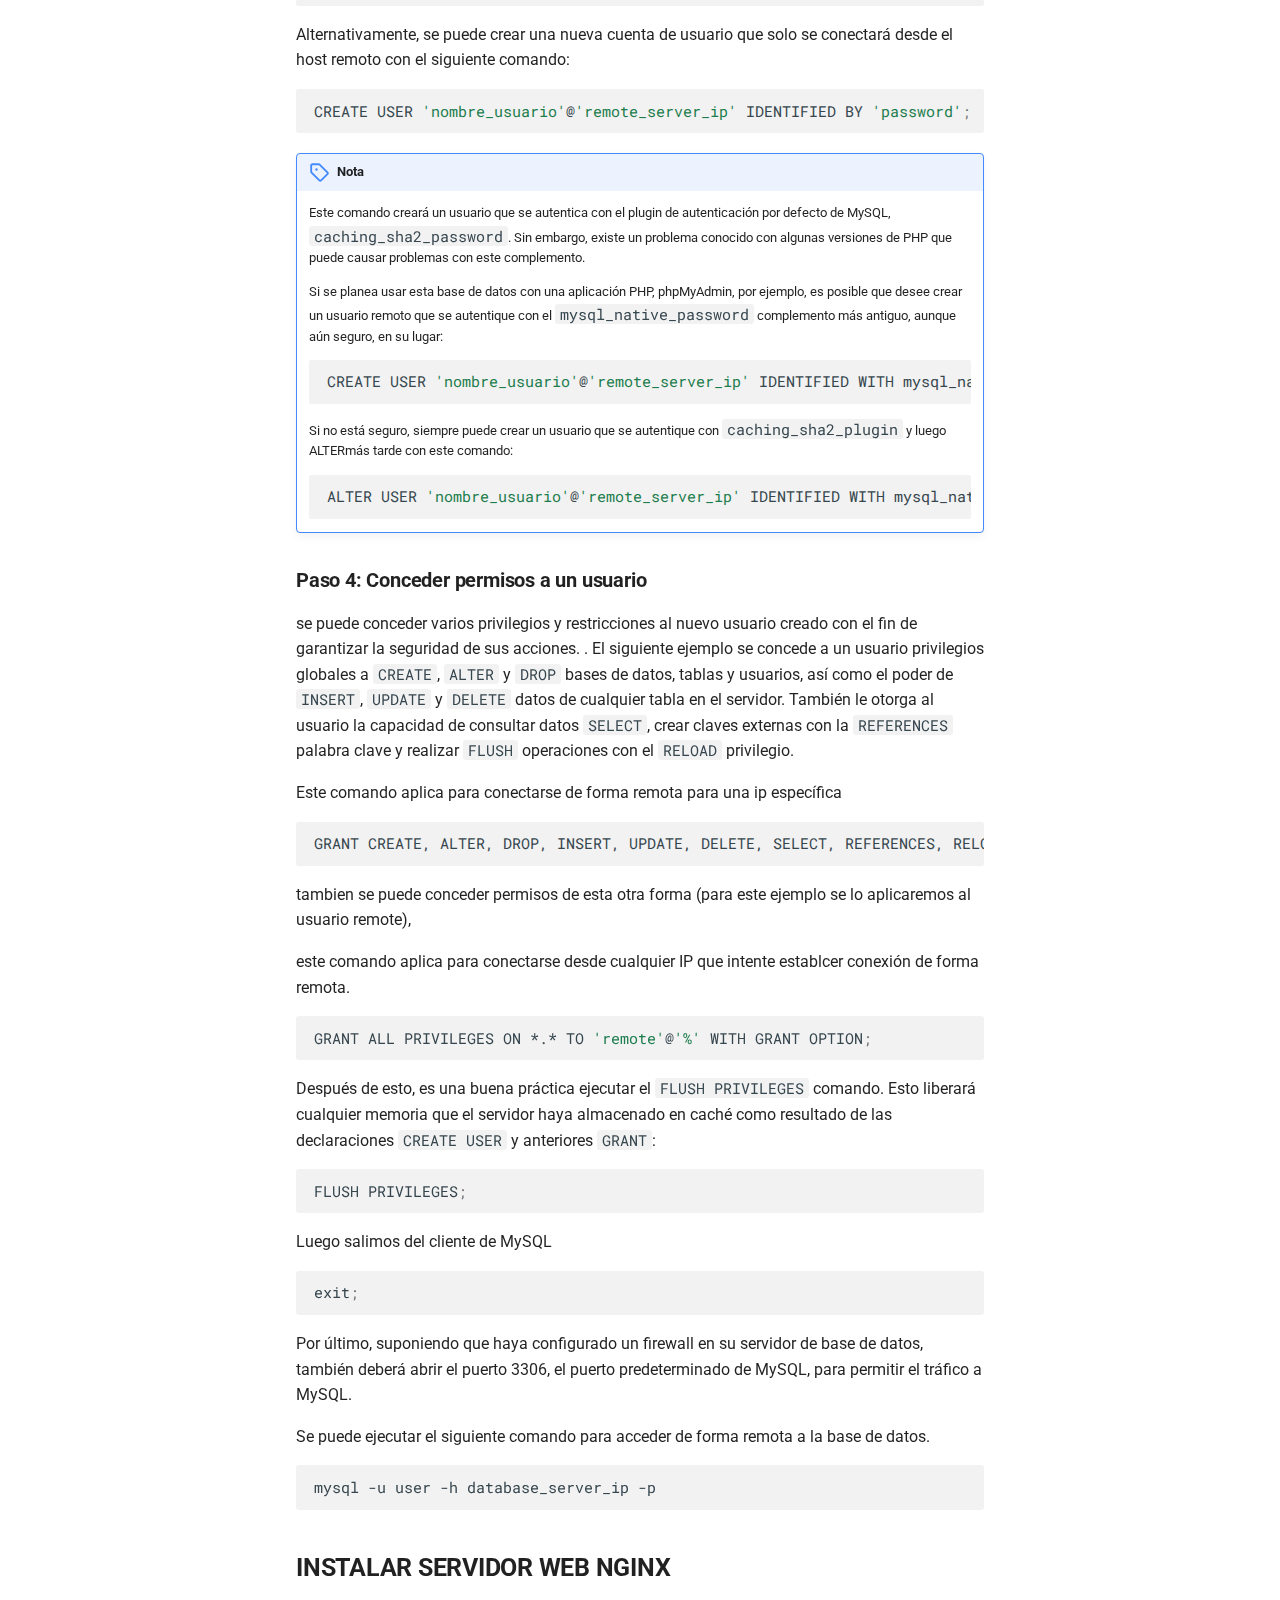
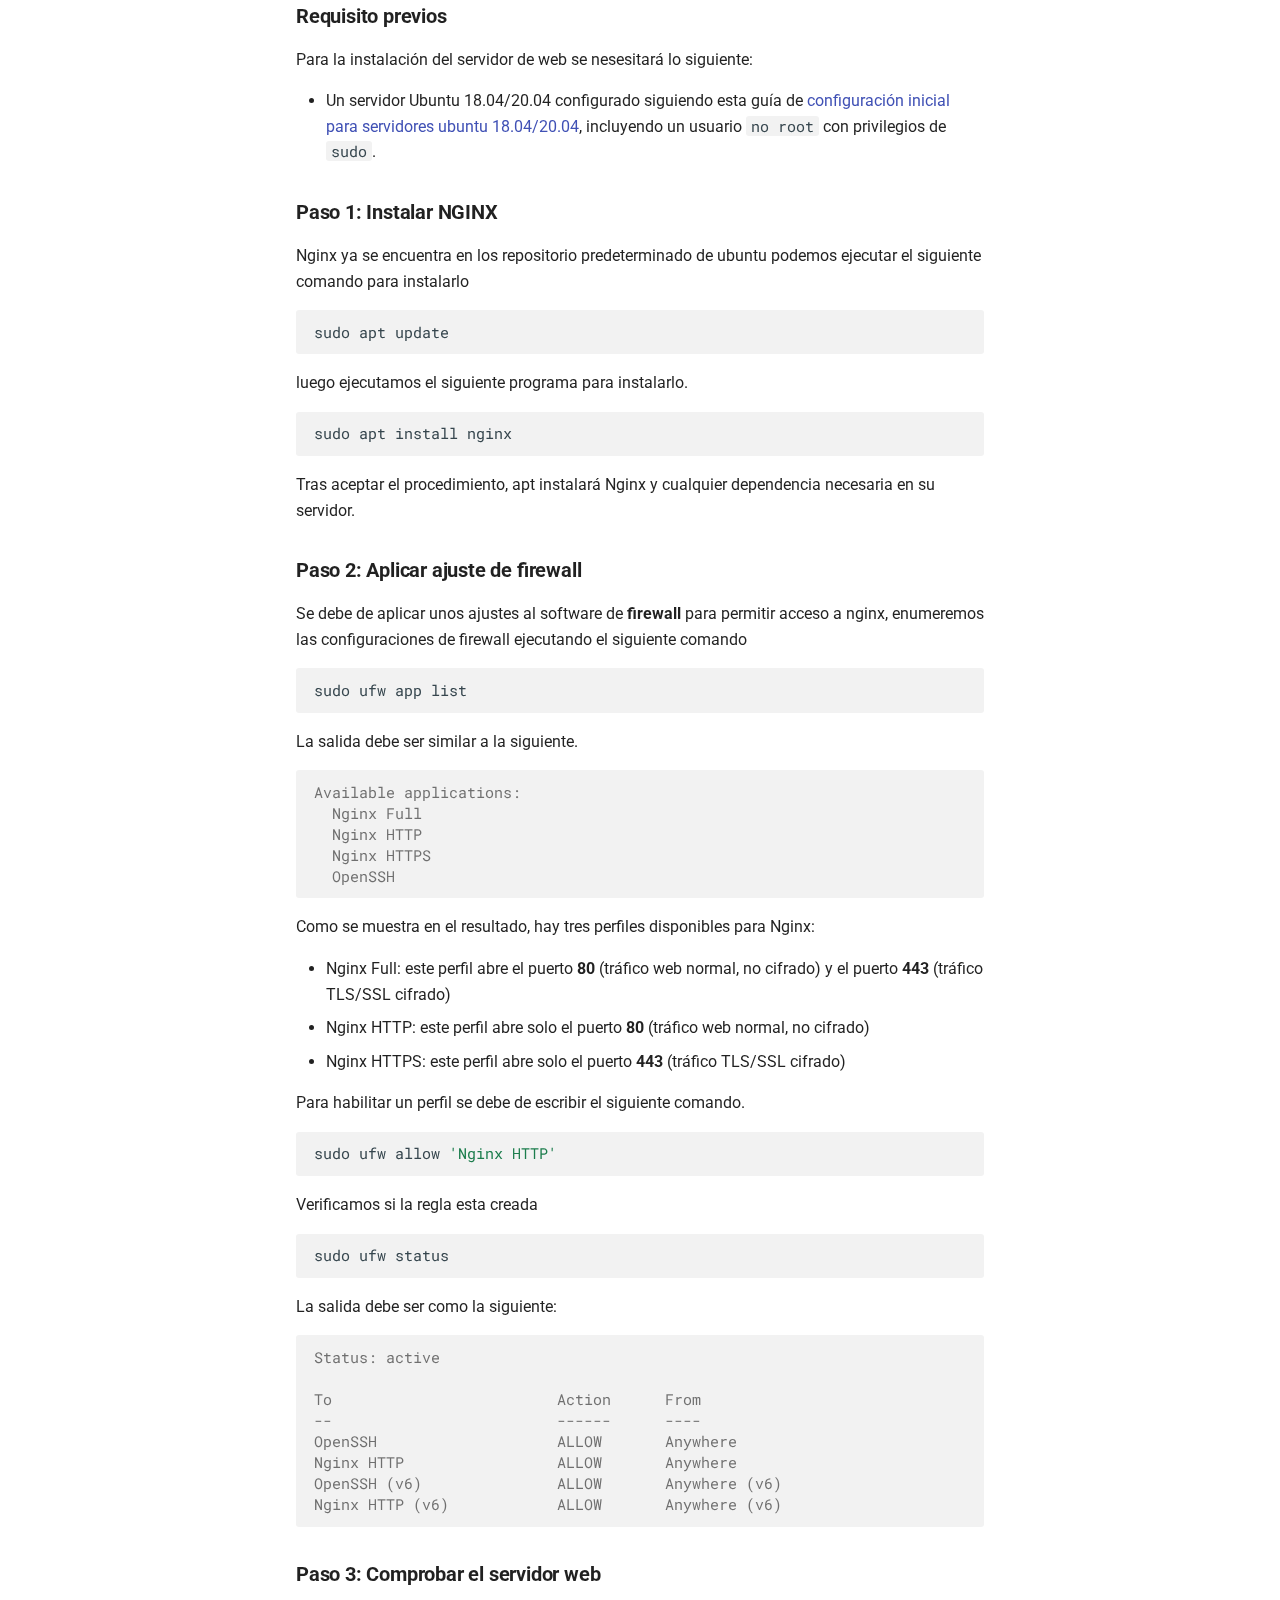
<file: instalaciones/index.html>
<!doctype html>
<html lang="en" class="no-js">
  <head>
    
      <meta charset="utf-8">
      <meta name="viewport" content="width=device-width,initial-scale=1">
      
      
      
      
        <link rel="prev" href="../arquitectura/">
      
      
        <link rel="next" href="../archivos_configuracion/">
      
      
      <link rel="icon" href="../img/logo_orange.png">
      <meta name="generator" content="mkdocs-1.6.1, mkdocs-material-9.6.4">
    
    
      
        <title>Instalaciones y configuraciones - Documentación Apparel Solutions S.A de C.V</title>
      
    
    
      <link rel="stylesheet" href="../assets/stylesheets/main.8608ea7d.min.css">
      
      
  
  
    
    
  
    
    
  
    
    
  
    
    
  
    
    
  
    
    
  
    
    
  
    
    
  
    
    
  
    
    
  
    
    
  
    
    
  
  
  <style>:root{--md-admonition-icon--note:url('data:image/svg+xml;charset=utf-8,<svg xmlns="http://www.w3.org/2000/svg" viewBox="0 0 16 16"><path d="M1 7.775V2.75C1 1.784 1.784 1 2.75 1h5.025c.464 0 .91.184 1.238.513l6.25 6.25a1.75 1.75 0 0 1 0 2.474l-5.026 5.026a1.75 1.75 0 0 1-2.474 0l-6.25-6.25A1.75 1.75 0 0 1 1 7.775m1.5 0c0 .066.026.13.073.177l6.25 6.25a.25.25 0 0 0 .354 0l5.025-5.025a.25.25 0 0 0 0-.354l-6.25-6.25a.25.25 0 0 0-.177-.073H2.75a.25.25 0 0 0-.25.25ZM6 5a1 1 0 1 1 0 2 1 1 0 0 1 0-2"/></svg>');--md-admonition-icon--abstract:url('data:image/svg+xml;charset=utf-8,<svg xmlns="http://www.w3.org/2000/svg" viewBox="0 0 16 16"><path d="M2.5 1.75v11.5c0 .138.112.25.25.25h3.17a.75.75 0 0 1 0 1.5H2.75A1.75 1.75 0 0 1 1 13.25V1.75C1 .784 1.784 0 2.75 0h8.5C12.216 0 13 .784 13 1.75v7.736a.75.75 0 0 1-1.5 0V1.75a.25.25 0 0 0-.25-.25h-8.5a.25.25 0 0 0-.25.25m13.274 9.537zl-4.557 4.45a.75.75 0 0 1-1.055-.008l-1.943-1.95a.75.75 0 0 1 1.062-1.058l1.419 1.425 4.026-3.932a.75.75 0 1 1 1.048 1.074M4.75 4h4.5a.75.75 0 0 1 0 1.5h-4.5a.75.75 0 0 1 0-1.5M4 7.75A.75.75 0 0 1 4.75 7h2a.75.75 0 0 1 0 1.5h-2A.75.75 0 0 1 4 7.75"/></svg>');--md-admonition-icon--info:url('data:image/svg+xml;charset=utf-8,<svg xmlns="http://www.w3.org/2000/svg" viewBox="0 0 16 16"><path d="M0 8a8 8 0 1 1 16 0A8 8 0 0 1 0 8m8-6.5a6.5 6.5 0 1 0 0 13 6.5 6.5 0 0 0 0-13M6.5 7.75A.75.75 0 0 1 7.25 7h1a.75.75 0 0 1 .75.75v2.75h.25a.75.75 0 0 1 0 1.5h-2a.75.75 0 0 1 0-1.5h.25v-2h-.25a.75.75 0 0 1-.75-.75M8 6a1 1 0 1 1 0-2 1 1 0 0 1 0 2"/></svg>');--md-admonition-icon--tip:url('data:image/svg+xml;charset=utf-8,<svg xmlns="http://www.w3.org/2000/svg" viewBox="0 0 16 16"><path d="M3.499.75a.75.75 0 0 1 1.5 0v.996C5.9 2.903 6.793 3.65 7.662 4.376l.24.202c-.036-.694.055-1.422.426-2.163C9.1.873 10.794-.045 12.622.26 14.408.558 16 1.94 16 4.25c0 1.278-.954 2.575-2.44 2.734l.146.508.065.22c.203.701.412 1.455.476 2.226.142 1.707-.4 3.03-1.487 3.898C11.714 14.671 10.27 15 8.75 15h-6a.75.75 0 0 1 0-1.5h1.376a4.5 4.5 0 0 1-.563-1.191 3.84 3.84 0 0 1-.05-2.063 4.65 4.65 0 0 1-2.025-.293.75.75 0 0 1 .525-1.406c1.357.507 2.376-.006 2.698-.318l.009-.01a.747.747 0 0 1 1.06 0 .75.75 0 0 1-.012 1.074c-.912.92-.992 1.835-.768 2.586.221.74.745 1.337 1.196 1.621H8.75c1.343 0 2.398-.296 3.074-.836.635-.507 1.036-1.31.928-2.602-.05-.603-.216-1.224-.422-1.93l-.064-.221c-.12-.407-.246-.84-.353-1.29a2.4 2.4 0 0 1-.507-.441 3.1 3.1 0 0 1-.633-1.248.75.75 0 0 1 1.455-.364c.046.185.144.436.31.627.146.168.353.305.712.305.738 0 1.25-.615 1.25-1.25 0-1.47-.95-2.315-2.123-2.51-1.172-.196-2.227.387-2.706 1.345-.46.92-.27 1.774.019 3.062l.042.19.01.05c.348.443.666.949.94 1.553a.75.75 0 1 1-1.365.62c-.553-1.217-1.32-1.94-2.3-2.768L6.7 5.527c-.814-.68-1.75-1.462-2.692-2.619a3.7 3.7 0 0 0-1.023.88c-.406.495-.663 1.036-.722 1.508.116.122.306.21.591.239.388.038.797-.06 1.032-.19a.75.75 0 0 1 .728 1.31c-.515.287-1.23.439-1.906.373-.682-.067-1.473-.38-1.879-1.193L.75 5.677V5.5c0-.984.48-1.94 1.077-2.664.46-.559 1.05-1.055 1.673-1.353z"/></svg>');--md-admonition-icon--success:url('data:image/svg+xml;charset=utf-8,<svg xmlns="http://www.w3.org/2000/svg" viewBox="0 0 16 16"><path d="M13.78 4.22a.75.75 0 0 1 0 1.06l-7.25 7.25a.75.75 0 0 1-1.06 0L2.22 9.28a.75.75 0 0 1 .018-1.042.75.75 0 0 1 1.042-.018L6 10.94l6.72-6.72a.75.75 0 0 1 1.06 0"/></svg>');--md-admonition-icon--question:url('data:image/svg+xml;charset=utf-8,<svg xmlns="http://www.w3.org/2000/svg" viewBox="0 0 16 16"><path d="M0 8a8 8 0 1 1 16 0A8 8 0 0 1 0 8m8-6.5a6.5 6.5 0 1 0 0 13 6.5 6.5 0 0 0 0-13M6.92 6.085h.001a.749.749 0 1 1-1.342-.67c.169-.339.436-.701.849-.977C6.845 4.16 7.369 4 8 4a2.76 2.76 0 0 1 1.637.525c.503.377.863.965.863 1.725 0 .448-.115.83-.329 1.15-.205.307-.47.513-.692.662-.109.072-.22.138-.313.195l-.006.004a6 6 0 0 0-.26.16 1 1 0 0 0-.276.245.75.75 0 0 1-1.248-.832c.184-.264.42-.489.692-.661q.154-.1.313-.195l.007-.004c.1-.061.182-.11.258-.161a1 1 0 0 0 .277-.245C8.96 6.514 9 6.427 9 6.25a.61.61 0 0 0-.262-.525A1.27 1.27 0 0 0 8 5.5c-.369 0-.595.09-.74.187a1 1 0 0 0-.34.398M9 11a1 1 0 1 1-2 0 1 1 0 0 1 2 0"/></svg>');--md-admonition-icon--warning:url('data:image/svg+xml;charset=utf-8,<svg xmlns="http://www.w3.org/2000/svg" viewBox="0 0 16 16"><path d="M6.457 1.047c.659-1.234 2.427-1.234 3.086 0l6.082 11.378A1.75 1.75 0 0 1 14.082 15H1.918a1.75 1.75 0 0 1-1.543-2.575Zm1.763.707a.25.25 0 0 0-.44 0L1.698 13.132a.25.25 0 0 0 .22.368h12.164a.25.25 0 0 0 .22-.368Zm.53 3.996v2.5a.75.75 0 0 1-1.5 0v-2.5a.75.75 0 0 1 1.5 0M9 11a1 1 0 1 1-2 0 1 1 0 0 1 2 0"/></svg>');--md-admonition-icon--failure:url('data:image/svg+xml;charset=utf-8,<svg xmlns="http://www.w3.org/2000/svg" viewBox="0 0 16 16"><path d="M2.344 2.343za8 8 0 0 1 11.314 11.314A8.002 8.002 0 0 1 .234 10.089a8 8 0 0 1 2.11-7.746m1.06 10.253a6.5 6.5 0 1 0 9.108-9.275 6.5 6.5 0 0 0-9.108 9.275M6.03 4.97 8 6.94l1.97-1.97a.749.749 0 0 1 1.275.326.75.75 0 0 1-.215.734L9.06 8l1.97 1.97a.749.749 0 0 1-.326 1.275.75.75 0 0 1-.734-.215L8 9.06l-1.97 1.97a.749.749 0 0 1-1.275-.326.75.75 0 0 1 .215-.734L6.94 8 4.97 6.03a.75.75 0 0 1 .018-1.042.75.75 0 0 1 1.042-.018"/></svg>');--md-admonition-icon--danger:url('data:image/svg+xml;charset=utf-8,<svg xmlns="http://www.w3.org/2000/svg" viewBox="0 0 16 16"><path d="M9.504.43a1.516 1.516 0 0 1 2.437 1.713L10.415 5.5h2.123c1.57 0 2.346 1.909 1.22 3.004l-7.34 7.142a1.25 1.25 0 0 1-.871.354h-.302a1.25 1.25 0 0 1-1.157-1.723L5.633 10.5H3.462c-1.57 0-2.346-1.909-1.22-3.004zm1.047 1.074L3.286 8.571A.25.25 0 0 0 3.462 9H6.75a.75.75 0 0 1 .694 1.034l-1.713 4.188 6.982-6.793A.25.25 0 0 0 12.538 7H9.25a.75.75 0 0 1-.683-1.06l2.008-4.418.003-.006-.004-.009-.006-.006-.008-.001q-.005 0-.009.004"/></svg>');--md-admonition-icon--bug:url('data:image/svg+xml;charset=utf-8,<svg xmlns="http://www.w3.org/2000/svg" viewBox="0 0 16 16"><path d="M4.72.22a.75.75 0 0 1 1.06 0l1 .999a3.5 3.5 0 0 1 2.441 0l.999-1a.748.748 0 0 1 1.265.332.75.75 0 0 1-.205.729l-.775.776c.616.63.995 1.493.995 2.444v.327q0 .15-.025.292c.408.14.764.392 1.029.722l1.968-.787a.75.75 0 0 1 .556 1.392L13 7.258V9h2.25a.75.75 0 0 1 0 1.5H13v.5q-.002.615-.141 1.186l2.17.868a.75.75 0 0 1-.557 1.392l-2.184-.873A5 5 0 0 1 8 16a5 5 0 0 1-4.288-2.427l-2.183.873a.75.75 0 0 1-.558-1.392l2.17-.868A5 5 0 0 1 3 11v-.5H.75a.75.75 0 0 1 0-1.5H3V7.258L.971 6.446a.75.75 0 0 1 .558-1.392l1.967.787c.265-.33.62-.583 1.03-.722a1.7 1.7 0 0 1-.026-.292V4.5c0-.951.38-1.814.995-2.444L4.72 1.28a.75.75 0 0 1 0-1.06m.53 6.28a.75.75 0 0 0-.75.75V11a3.5 3.5 0 1 0 7 0V7.25a.75.75 0 0 0-.75-.75ZM6.173 5h3.654A.17.17 0 0 0 10 4.827V4.5a2 2 0 1 0-4 0v.327c0 .096.077.173.173.173"/></svg>');--md-admonition-icon--example:url('data:image/svg+xml;charset=utf-8,<svg xmlns="http://www.w3.org/2000/svg" viewBox="0 0 16 16"><path d="M5 5.782V2.5h-.25a.75.75 0 0 1 0-1.5h6.5a.75.75 0 0 1 0 1.5H11v3.282l3.666 5.76C15.619 13.04 14.543 15 12.767 15H3.233c-1.776 0-2.852-1.96-1.899-3.458Zm-2.4 6.565a.75.75 0 0 0 .633 1.153h9.534a.75.75 0 0 0 .633-1.153L12.225 10.5h-8.45ZM9.5 2.5h-3V6c0 .143-.04.283-.117.403L4.73 9h6.54L9.617 6.403A.75.75 0 0 1 9.5 6Z"/></svg>');--md-admonition-icon--quote:url('data:image/svg+xml;charset=utf-8,<svg xmlns="http://www.w3.org/2000/svg" viewBox="0 0 16 16"><path d="M1.75 2.5h10.5a.75.75 0 0 1 0 1.5H1.75a.75.75 0 0 1 0-1.5m4 5h8.5a.75.75 0 0 1 0 1.5h-8.5a.75.75 0 0 1 0-1.5m0 5h8.5a.75.75 0 0 1 0 1.5h-8.5a.75.75 0 0 1 0-1.5M2.5 7.75v6a.75.75 0 0 1-1.5 0v-6a.75.75 0 0 1 1.5 0"/></svg>');}</style>



    
    
      
    
    
      
        
        
        <link rel="preconnect" href="https://fonts.gstatic.com" crossorigin>
        <link rel="stylesheet" href="https://fonts.googleapis.com/css?family=Roboto:300,300i,400,400i,700,700i%7CRoboto+Mono:400,400i,700,700i&display=fallback">
        <style>:root{--md-text-font:"Roboto";--md-code-font:"Roboto Mono"}</style>
      
    
    
      <link rel="stylesheet" href="../styles/styles.css">
    
    <script>__md_scope=new URL("..",location),__md_hash=e=>[...e].reduce(((e,_)=>(e<<5)-e+_.charCodeAt(0)),0),__md_get=(e,_=localStorage,t=__md_scope)=>JSON.parse(_.getItem(t.pathname+"."+e)),__md_set=(e,_,t=localStorage,a=__md_scope)=>{try{t.setItem(a.pathname+"."+e,JSON.stringify(_))}catch(e){}}</script>
    
      

    
    
    
  </head>
  
  
    <body dir="ltr">
  
    
    <input class="md-toggle" data-md-toggle="drawer" type="checkbox" id="__drawer" autocomplete="off">
    <input class="md-toggle" data-md-toggle="search" type="checkbox" id="__search" autocomplete="off">
    <label class="md-overlay" for="__drawer"></label>
    <div data-md-component="skip">
      
        
        <a href="#instalaciones-de-programas" class="md-skip">
          Skip to content
        </a>
      
    </div>
    <div data-md-component="announce">
      
    </div>
    
    
      

  

<header class="md-header md-header--shadow" data-md-component="header">
  <nav class="md-header__inner md-grid" aria-label="Header">
    <a href=".." title="Documentación Apparel Solutions S.A de C.V" class="md-header__button md-logo" aria-label="Documentación Apparel Solutions S.A de C.V" data-md-component="logo">
      
  <img src="../img/logo_orange.png" alt="logo">

    </a>
    <label class="md-header__button md-icon" for="__drawer">
      
      <svg xmlns="http://www.w3.org/2000/svg" viewBox="0 0 24 24"><path d="M3 6h18v2H3zm0 5h18v2H3zm0 5h18v2H3z"/></svg>
    </label>
    <div class="md-header__title" data-md-component="header-title">
      <div class="md-header__ellipsis">
        <div class="md-header__topic">
          <span class="md-ellipsis">
            Documentación Apparel Solutions S.A de C.V
          </span>
        </div>
        <div class="md-header__topic" data-md-component="header-topic">
          <span class="md-ellipsis">
            
              Instalaciones y configuraciones
            
          </span>
        </div>
      </div>
    </div>
    
    
      <script>var palette=__md_get("__palette");if(palette&&palette.color){if("(prefers-color-scheme)"===palette.color.media){var media=matchMedia("(prefers-color-scheme: light)"),input=document.querySelector(media.matches?"[data-md-color-media='(prefers-color-scheme: light)']":"[data-md-color-media='(prefers-color-scheme: dark)']");palette.color.media=input.getAttribute("data-md-color-media"),palette.color.scheme=input.getAttribute("data-md-color-scheme"),palette.color.primary=input.getAttribute("data-md-color-primary"),palette.color.accent=input.getAttribute("data-md-color-accent")}for(var[key,value]of Object.entries(palette.color))document.body.setAttribute("data-md-color-"+key,value)}</script>
    
    
    
      <label class="md-header__button md-icon" for="__search">
        
        <svg xmlns="http://www.w3.org/2000/svg" viewBox="0 0 24 24"><path d="M9.5 3A6.5 6.5 0 0 1 16 9.5c0 1.61-.59 3.09-1.56 4.23l.27.27h.79l5 5-1.5 1.5-5-5v-.79l-.27-.27A6.52 6.52 0 0 1 9.5 16 6.5 6.5 0 0 1 3 9.5 6.5 6.5 0 0 1 9.5 3m0 2C7 5 5 7 5 9.5S7 14 9.5 14 14 12 14 9.5 12 5 9.5 5"/></svg>
      </label>
      <div class="md-search" data-md-component="search" role="dialog">
  <label class="md-search__overlay" for="__search"></label>
  <div class="md-search__inner" role="search">
    <form class="md-search__form" name="search">
      <input type="text" class="md-search__input" name="query" aria-label="Search" placeholder="Search" autocapitalize="off" autocorrect="off" autocomplete="off" spellcheck="false" data-md-component="search-query" required>
      <label class="md-search__icon md-icon" for="__search">
        
        <svg xmlns="http://www.w3.org/2000/svg" viewBox="0 0 24 24"><path d="M9.5 3A6.5 6.5 0 0 1 16 9.5c0 1.61-.59 3.09-1.56 4.23l.27.27h.79l5 5-1.5 1.5-5-5v-.79l-.27-.27A6.52 6.52 0 0 1 9.5 16 6.5 6.5 0 0 1 3 9.5 6.5 6.5 0 0 1 9.5 3m0 2C7 5 5 7 5 9.5S7 14 9.5 14 14 12 14 9.5 12 5 9.5 5"/></svg>
        
        <svg xmlns="http://www.w3.org/2000/svg" viewBox="0 0 24 24"><path d="M20 11v2H8l5.5 5.5-1.42 1.42L4.16 12l7.92-7.92L13.5 5.5 8 11z"/></svg>
      </label>
      <nav class="md-search__options" aria-label="Search">
        
        <button type="reset" class="md-search__icon md-icon" title="Clear" aria-label="Clear" tabindex="-1">
          
          <svg xmlns="http://www.w3.org/2000/svg" viewBox="0 0 24 24"><path d="M19 6.41 17.59 5 12 10.59 6.41 5 5 6.41 10.59 12 5 17.59 6.41 19 12 13.41 17.59 19 19 17.59 13.41 12z"/></svg>
        </button>
      </nav>
      
    </form>
    <div class="md-search__output">
      <div class="md-search__scrollwrap" tabindex="0" data-md-scrollfix>
        <div class="md-search-result" data-md-component="search-result">
          <div class="md-search-result__meta">
            Initializing search
          </div>
          <ol class="md-search-result__list" role="presentation"></ol>
        </div>
      </div>
    </div>
  </div>
</div>
    
    
  </nav>
  
</header>
    
    <div class="md-container" data-md-component="container">
      
      
        
          
        
      
      <main class="md-main" data-md-component="main">
        <div class="md-main__inner md-grid">
          
            
              
              <div class="md-sidebar md-sidebar--primary" data-md-component="sidebar" data-md-type="navigation" >
                <div class="md-sidebar__scrollwrap">
                  <div class="md-sidebar__inner">
                    



<nav class="md-nav md-nav--primary" aria-label="Navigation" data-md-level="0">
  <label class="md-nav__title" for="__drawer">
    <a href=".." title="Documentación Apparel Solutions S.A de C.V" class="md-nav__button md-logo" aria-label="Documentación Apparel Solutions S.A de C.V" data-md-component="logo">
      
  <img src="../img/logo_orange.png" alt="logo">

    </a>
    Documentación Apparel Solutions S.A de C.V
  </label>
  
  <ul class="md-nav__list" data-md-scrollfix>
    
      
      
  
  
  
  
    <li class="md-nav__item">
      <a href=".." class="md-nav__link">
        
  
  <span class="md-ellipsis">
    Guía
    
  </span>
  

      </a>
    </li>
  

    
      
      
  
  
  
  
    <li class="md-nav__item">
      <a href="../arquitectura/" class="md-nav__link">
        
  
  <span class="md-ellipsis">
    Modelo de diseño de Software
    
  </span>
  

      </a>
    </li>
  

    
      
      
  
  
    
  
  
  
    <li class="md-nav__item md-nav__item--active">
      
      <input class="md-nav__toggle md-toggle" type="checkbox" id="__toc">
      
      
        
      
      
        <label class="md-nav__link md-nav__link--active" for="__toc">
          
  
  <span class="md-ellipsis">
    Instalaciones y configuraciones
    
  </span>
  

          <span class="md-nav__icon md-icon"></span>
        </label>
      
      <a href="./" class="md-nav__link md-nav__link--active">
        
  
  <span class="md-ellipsis">
    Instalaciones y configuraciones
    
  </span>
  

      </a>
      
        

<nav class="md-nav md-nav--secondary" aria-label="Table of contents">
  
  
  
    
  
  
    <label class="md-nav__title" for="__toc">
      <span class="md-nav__icon md-icon"></span>
      Table of contents
    </label>
    <ul class="md-nav__list" data-md-component="toc" data-md-scrollfix>
      
        <li class="md-nav__item">
  <a href="#configurar-firewall-ufw" class="md-nav__link">
    <span class="md-ellipsis">
      CONFIGURAR FIREWALL UFW
    </span>
  </a>
  
    <nav class="md-nav" aria-label="CONFIGURAR FIREWALL UFW">
      <ul class="md-nav__list">
        
          <li class="md-nav__item">
  <a href="#requisitos-previos" class="md-nav__link">
    <span class="md-ellipsis">
      Requisitos previos
    </span>
  </a>
  
</li>
        
          <li class="md-nav__item">
  <a href="#paso-1-instalar-firewall" class="md-nav__link">
    <span class="md-ellipsis">
      Paso 1: Instalar firewall
    </span>
  </a>
  
</li>
        
          <li class="md-nav__item">
  <a href="#paso-2-utilizar-ipv6-con-ufw-opcional" class="md-nav__link">
    <span class="md-ellipsis">
      Paso 2: Utilizar IPv6 con UFW (opcional)
    </span>
  </a>
  
</li>
        
          <li class="md-nav__item">
  <a href="#paso-3-configurar-politicas-predeterminadas" class="md-nav__link">
    <span class="md-ellipsis">
      Paso 3: Configurar políticas predeterminadas
    </span>
  </a>
  
</li>
        
          <li class="md-nav__item">
  <a href="#paso-4-habilitar-conexiones-ssh" class="md-nav__link">
    <span class="md-ellipsis">
      Paso 4: Habilitar conexiones SSH
    </span>
  </a>
  
</li>
        
          <li class="md-nav__item">
  <a href="#paso-5-habilitar-ufw" class="md-nav__link">
    <span class="md-ellipsis">
      Paso 5: Habilitar UFW
    </span>
  </a>
  
</li>
        
          <li class="md-nav__item">
  <a href="#paso-6-habilitar-otras-conexiones" class="md-nav__link">
    <span class="md-ellipsis">
      Paso 6: Habilitar otras conexiones
    </span>
  </a>
  
    <nav class="md-nav" aria-label="Paso 6: Habilitar otras conexiones">
      <ul class="md-nav__list">
        
          <li class="md-nav__item">
  <a href="#puertos-importantes" class="md-nav__link">
    <span class="md-ellipsis">
      Puertos importantes
    </span>
  </a>
  
</li>
        
          <li class="md-nav__item">
  <a href="#intervalos-de-puerto-especificos" class="md-nav__link">
    <span class="md-ellipsis">
      Intervalos de puerto específicos
    </span>
  </a>
  
</li>
        
          <li class="md-nav__item">
  <a href="#direcciones-ip-especificas" class="md-nav__link">
    <span class="md-ellipsis">
      Direcciones IP específicas
    </span>
  </a>
  
</li>
        
      </ul>
    </nav>
  
</li>
        
          <li class="md-nav__item">
  <a href="#paso-7-denegar-conexiones" class="md-nav__link">
    <span class="md-ellipsis">
      Paso 7: Denegar conexiones
    </span>
  </a>
  
</li>
        
          <li class="md-nav__item">
  <a href="#paso-8-eliminar-reglas" class="md-nav__link">
    <span class="md-ellipsis">
      Paso 8: Eliminar reglas
    </span>
  </a>
  
    <nav class="md-nav" aria-label="Paso 8: Eliminar reglas">
      <ul class="md-nav__list">
        
          <li class="md-nav__item">
  <a href="#por-numero-de-regla" class="md-nav__link">
    <span class="md-ellipsis">
      Por número de regla
    </span>
  </a>
  
</li>
        
          <li class="md-nav__item">
  <a href="#por-regla-real" class="md-nav__link">
    <span class="md-ellipsis">
      Por regla real
    </span>
  </a>
  
</li>
        
      </ul>
    </nav>
  
</li>
        
          <li class="md-nav__item">
  <a href="#paso-9-comprobar-el-estado-y-las-reglas-de-ufw" class="md-nav__link">
    <span class="md-ellipsis">
      Paso 9: Comprobar el estado y las reglas de UFW
    </span>
  </a>
  
</li>
        
          <li class="md-nav__item">
  <a href="#paso-10-deshabilitar-o-reiniciar-ufw-opcional" class="md-nav__link">
    <span class="md-ellipsis">
      Paso 10: Deshabilitar o reiniciar UFW (opcional)
    </span>
  </a>
  
</li>
        
      </ul>
    </nav>
  
</li>
      
        <li class="md-nav__item">
  <a href="#instalar-mysql" class="md-nav__link">
    <span class="md-ellipsis">
      INSTALAR MySQL
    </span>
  </a>
  
    <nav class="md-nav" aria-label="INSTALAR MySQL">
      <ul class="md-nav__list">
        
          <li class="md-nav__item">
  <a href="#requisito-previos" class="md-nav__link">
    <span class="md-ellipsis">
      Requisito previos
    </span>
  </a>
  
</li>
        
          <li class="md-nav__item">
  <a href="#paso-1-instalar-myqsl" class="md-nav__link">
    <span class="md-ellipsis">
      Paso 1: Instalar MyQSL
    </span>
  </a>
  
</li>
        
          <li class="md-nav__item">
  <a href="#paso-2-configurar-mysql" class="md-nav__link">
    <span class="md-ellipsis">
      Paso 2: Configurar MySQL
    </span>
  </a>
  
</li>
        
          <li class="md-nav__item">
  <a href="#paso-3-ajustar-la-autenticacion-y-privilegio-de-usuario" class="md-nav__link">
    <span class="md-ellipsis">
      Paso 3: Ajustar la autenticación y privilegio de usuario
    </span>
  </a>
  
    <nav class="md-nav" aria-label="Paso 3: Ajustar la autenticación y privilegio de usuario">
      <ul class="md-nav__list">
        
          <li class="md-nav__item">
  <a href="#crear-nuevo-usuario" class="md-nav__link">
    <span class="md-ellipsis">
      Crear nuevo usuario
    </span>
  </a>
  
</li>
        
      </ul>
    </nav>
  
</li>
        
          <li class="md-nav__item">
  <a href="#paso-4-probar-mysql" class="md-nav__link">
    <span class="md-ellipsis">
      Paso 4: Probar MySQL
    </span>
  </a>
  
</li>
        
          <li class="md-nav__item">
  <a href="#version-mysql" class="md-nav__link">
    <span class="md-ellipsis">
      Versión MySQL
    </span>
  </a>
  
</li>
        
      </ul>
    </nav>
  
</li>
      
        <li class="md-nav__item">
  <a href="#acceso-remoto-por-mysql" class="md-nav__link">
    <span class="md-ellipsis">
      ACCESO REMOTO POR MySQL
    </span>
  </a>
  
    <nav class="md-nav" aria-label="ACCESO REMOTO POR MySQL">
      <ul class="md-nav__list">
        
          <li class="md-nav__item">
  <a href="#paso-1-abrir-el-archivo-de-configuracion" class="md-nav__link">
    <span class="md-ellipsis">
      Paso 1: Abrir el archivo de configuración
    </span>
  </a>
  
</li>
        
          <li class="md-nav__item">
  <a href="#paso-2-reiniciar-el-servidor" class="md-nav__link">
    <span class="md-ellipsis">
      Paso 2: Reiniciar el servidor
    </span>
  </a>
  
</li>
        
          <li class="md-nav__item">
  <a href="#paso-3-configurar-usuario-remoto" class="md-nav__link">
    <span class="md-ellipsis">
      Paso 3: Configurar usuario remoto
    </span>
  </a>
  
</li>
        
          <li class="md-nav__item">
  <a href="#paso-4-conceder-permisos-a-un-usuario" class="md-nav__link">
    <span class="md-ellipsis">
      Paso 4: Conceder permisos a un usuario
    </span>
  </a>
  
</li>
        
      </ul>
    </nav>
  
</li>
      
        <li class="md-nav__item">
  <a href="#instalar-servidor-web-nginx" class="md-nav__link">
    <span class="md-ellipsis">
      INSTALAR SERVIDOR WEB NGINX
    </span>
  </a>
  
    <nav class="md-nav" aria-label="INSTALAR SERVIDOR WEB NGINX">
      <ul class="md-nav__list">
        
          <li class="md-nav__item">
  <a href="#requisito-previos_1" class="md-nav__link">
    <span class="md-ellipsis">
      Requisito previos
    </span>
  </a>
  
</li>
        
          <li class="md-nav__item">
  <a href="#paso-1-instalar-nginx" class="md-nav__link">
    <span class="md-ellipsis">
      Paso 1: Instalar NGINX
    </span>
  </a>
  
</li>
        
          <li class="md-nav__item">
  <a href="#paso-2-aplicar-ajuste-de-firewall" class="md-nav__link">
    <span class="md-ellipsis">
      Paso 2: Aplicar ajuste de firewall
    </span>
  </a>
  
</li>
        
          <li class="md-nav__item">
  <a href="#paso-3-comprobar-el-servidor-web" class="md-nav__link">
    <span class="md-ellipsis">
      Paso 3: Comprobar el servidor web
    </span>
  </a>
  
</li>
        
          <li class="md-nav__item">
  <a href="#paso-4-configurar-bloques-de-servidores" class="md-nav__link">
    <span class="md-ellipsis">
      Paso 4: Configurar bloques de servidores
    </span>
  </a>
  
</li>
        
          <li class="md-nav__item">
  <a href="#paso-5-familiarizarse-con-archivos-y-directorios-importantes" class="md-nav__link">
    <span class="md-ellipsis">
      paso 5: Familiarizarse con archivos y directorios importantes
    </span>
  </a>
  
</li>
        
          <li class="md-nav__item">
  <a href="#paso-6-archivos-de-configuracion-de-nginx" class="md-nav__link">
    <span class="md-ellipsis">
      Paso 6: Archivos de configuración de nginx
    </span>
  </a>
  
</li>
        
          <li class="md-nav__item">
  <a href="#version-nginx" class="md-nav__link">
    <span class="md-ellipsis">
      Versión nginx
    </span>
  </a>
  
</li>
        
      </ul>
    </nav>
  
</li>
      
        <li class="md-nav__item">
  <a href="#instalar-certificados-ssl" class="md-nav__link">
    <span class="md-ellipsis">
      INSTALAR CERTIFICADOS SSL
    </span>
  </a>
  
    <nav class="md-nav" aria-label="INSTALAR CERTIFICADOS SSL">
      <ul class="md-nav__list">
        
          <li class="md-nav__item">
  <a href="#requisitos-previos_1" class="md-nav__link">
    <span class="md-ellipsis">
      Requisitos previos
    </span>
  </a>
  
</li>
        
          <li class="md-nav__item">
  <a href="#paso-1-instalar-cerbot" class="md-nav__link">
    <span class="md-ellipsis">
      Paso 1: Instalar cerbot
    </span>
  </a>
  
</li>
        
          <li class="md-nav__item">
  <a href="#paso-2-confirmar-la-configuracion-de-nginx" class="md-nav__link">
    <span class="md-ellipsis">
      Paso 2: Confirmar la configuración de nginx
    </span>
  </a>
  
</li>
        
          <li class="md-nav__item">
  <a href="#paso-3-permitir-https-a-traves-de-cortafuegos" class="md-nav__link">
    <span class="md-ellipsis">
      Paso 3: Permitir HTTPS a través de cortafuegos
    </span>
  </a>
  
</li>
        
          <li class="md-nav__item">
  <a href="#paso-4-obtener-certificado-ssl" class="md-nav__link">
    <span class="md-ellipsis">
      Paso 4: Obtener certificado SSL
    </span>
  </a>
  
</li>
        
          <li class="md-nav__item">
  <a href="#paso-5-renovacion-automatica-con-cerbot" class="md-nav__link">
    <span class="md-ellipsis">
      Paso 5: Renovación automática con Cerbot
    </span>
  </a>
  
</li>
        
      </ul>
    </nav>
  
</li>
      
        <li class="md-nav__item">
  <a href="#configuracion-de-registros-dns" class="md-nav__link">
    <span class="md-ellipsis">
      CONFIGURACIÓN DE REGISTROS DNS
    </span>
  </a>
  
    <nav class="md-nav" aria-label="CONFIGURACIÓN DE REGISTROS DNS">
      <ul class="md-nav__list">
        
          <li class="md-nav__item">
  <a href="#agregar-un-registro-a-en-un-dominio" class="md-nav__link">
    <span class="md-ellipsis">
      Agregar un registro A en un dominio
    </span>
  </a>
  
</li>
        
      </ul>
    </nav>
  
</li>
      
        <li class="md-nav__item">
  <a href="#configurar-servidor-ftp-vsftpd" class="md-nav__link">
    <span class="md-ellipsis">
      CONFIGURAR SERVIDOR FTP (VSFTPD)
    </span>
  </a>
  
    <nav class="md-nav" aria-label="CONFIGURAR SERVIDOR FTP (VSFTPD)">
      <ul class="md-nav__list">
        
          <li class="md-nav__item">
  <a href="#requisito-previos_2" class="md-nav__link">
    <span class="md-ellipsis">
      Requisito previos
    </span>
  </a>
  
</li>
        
          <li class="md-nav__item">
  <a href="#paso-1-instalacion" class="md-nav__link">
    <span class="md-ellipsis">
      Paso 1: instalación
    </span>
  </a>
  
</li>
        
          <li class="md-nav__item">
  <a href="#paso-2-abrir-cortafuegos" class="md-nav__link">
    <span class="md-ellipsis">
      Paso 2: Abrir cortafuegos
    </span>
  </a>
  
</li>
        
          <li class="md-nav__item">
  <a href="#paso-3-crear-usuario" class="md-nav__link">
    <span class="md-ellipsis">
      Paso 3: Crear usuario
    </span>
  </a>
  
</li>
        
          <li class="md-nav__item">
  <a href="#paso-4-restringir-directorio-a-usuario" class="md-nav__link">
    <span class="md-ellipsis">
      Paso 4: Restringir directorio a usuario
    </span>
  </a>
  
</li>
        
      </ul>
    </nav>
  
</li>
      
    </ul>
  
</nav>
      
    </li>
  

    
      
      
  
  
  
  
    <li class="md-nav__item">
      <a href="../archivos_configuracion/" class="md-nav__link">
        
  
  <span class="md-ellipsis">
    Archivos de configuración
    
  </span>
  

      </a>
    </li>
  

    
      
      
  
  
  
  
    <li class="md-nav__item">
      <a href="../comandos/" class="md-nav__link">
        
  
  <span class="md-ellipsis">
    Comandos servidores
    
  </span>
  

      </a>
    </li>
  

    
      
      
  
  
  
  
    <li class="md-nav__item">
      <a href="../infraestructura/" class="md-nav__link">
        
  
  <span class="md-ellipsis">
    Infraestructura
    
  </span>
  

      </a>
    </li>
  

    
      
      
  
  
  
  
    <li class="md-nav__item">
      <a href="../base_de_datos/" class="md-nav__link">
        
  
  <span class="md-ellipsis">
    Lenguaje de modelado UML
    
  </span>
  

      </a>
    </li>
  

    
      
      
  
  
  
  
    <li class="md-nav__item">
      <a href="../algoritmos/" class="md-nav__link">
        
  
  <span class="md-ellipsis">
    Algoritmos
    
  </span>
  

      </a>
    </li>
  

    
      
      
  
  
  
  
    <li class="md-nav__item">
      <a href="../mantenimientos/" class="md-nav__link">
        
  
  <span class="md-ellipsis">
    Mantenimientos de servidores
    
  </span>
  

      </a>
    </li>
  

    
  </ul>
</nav>
                  </div>
                </div>
              </div>
            
            
              
              <div class="md-sidebar md-sidebar--secondary" data-md-component="sidebar" data-md-type="toc" >
                <div class="md-sidebar__scrollwrap">
                  <div class="md-sidebar__inner">
                    

<nav class="md-nav md-nav--secondary" aria-label="Table of contents">
  
  
  
    
  
  
    <label class="md-nav__title" for="__toc">
      <span class="md-nav__icon md-icon"></span>
      Table of contents
    </label>
    <ul class="md-nav__list" data-md-component="toc" data-md-scrollfix>
      
        <li class="md-nav__item">
  <a href="#configurar-firewall-ufw" class="md-nav__link">
    <span class="md-ellipsis">
      CONFIGURAR FIREWALL UFW
    </span>
  </a>
  
    <nav class="md-nav" aria-label="CONFIGURAR FIREWALL UFW">
      <ul class="md-nav__list">
        
          <li class="md-nav__item">
  <a href="#requisitos-previos" class="md-nav__link">
    <span class="md-ellipsis">
      Requisitos previos
    </span>
  </a>
  
</li>
        
          <li class="md-nav__item">
  <a href="#paso-1-instalar-firewall" class="md-nav__link">
    <span class="md-ellipsis">
      Paso 1: Instalar firewall
    </span>
  </a>
  
</li>
        
          <li class="md-nav__item">
  <a href="#paso-2-utilizar-ipv6-con-ufw-opcional" class="md-nav__link">
    <span class="md-ellipsis">
      Paso 2: Utilizar IPv6 con UFW (opcional)
    </span>
  </a>
  
</li>
        
          <li class="md-nav__item">
  <a href="#paso-3-configurar-politicas-predeterminadas" class="md-nav__link">
    <span class="md-ellipsis">
      Paso 3: Configurar políticas predeterminadas
    </span>
  </a>
  
</li>
        
          <li class="md-nav__item">
  <a href="#paso-4-habilitar-conexiones-ssh" class="md-nav__link">
    <span class="md-ellipsis">
      Paso 4: Habilitar conexiones SSH
    </span>
  </a>
  
</li>
        
          <li class="md-nav__item">
  <a href="#paso-5-habilitar-ufw" class="md-nav__link">
    <span class="md-ellipsis">
      Paso 5: Habilitar UFW
    </span>
  </a>
  
</li>
        
          <li class="md-nav__item">
  <a href="#paso-6-habilitar-otras-conexiones" class="md-nav__link">
    <span class="md-ellipsis">
      Paso 6: Habilitar otras conexiones
    </span>
  </a>
  
    <nav class="md-nav" aria-label="Paso 6: Habilitar otras conexiones">
      <ul class="md-nav__list">
        
          <li class="md-nav__item">
  <a href="#puertos-importantes" class="md-nav__link">
    <span class="md-ellipsis">
      Puertos importantes
    </span>
  </a>
  
</li>
        
          <li class="md-nav__item">
  <a href="#intervalos-de-puerto-especificos" class="md-nav__link">
    <span class="md-ellipsis">
      Intervalos de puerto específicos
    </span>
  </a>
  
</li>
        
          <li class="md-nav__item">
  <a href="#direcciones-ip-especificas" class="md-nav__link">
    <span class="md-ellipsis">
      Direcciones IP específicas
    </span>
  </a>
  
</li>
        
      </ul>
    </nav>
  
</li>
        
          <li class="md-nav__item">
  <a href="#paso-7-denegar-conexiones" class="md-nav__link">
    <span class="md-ellipsis">
      Paso 7: Denegar conexiones
    </span>
  </a>
  
</li>
        
          <li class="md-nav__item">
  <a href="#paso-8-eliminar-reglas" class="md-nav__link">
    <span class="md-ellipsis">
      Paso 8: Eliminar reglas
    </span>
  </a>
  
    <nav class="md-nav" aria-label="Paso 8: Eliminar reglas">
      <ul class="md-nav__list">
        
          <li class="md-nav__item">
  <a href="#por-numero-de-regla" class="md-nav__link">
    <span class="md-ellipsis">
      Por número de regla
    </span>
  </a>
  
</li>
        
          <li class="md-nav__item">
  <a href="#por-regla-real" class="md-nav__link">
    <span class="md-ellipsis">
      Por regla real
    </span>
  </a>
  
</li>
        
      </ul>
    </nav>
  
</li>
        
          <li class="md-nav__item">
  <a href="#paso-9-comprobar-el-estado-y-las-reglas-de-ufw" class="md-nav__link">
    <span class="md-ellipsis">
      Paso 9: Comprobar el estado y las reglas de UFW
    </span>
  </a>
  
</li>
        
          <li class="md-nav__item">
  <a href="#paso-10-deshabilitar-o-reiniciar-ufw-opcional" class="md-nav__link">
    <span class="md-ellipsis">
      Paso 10: Deshabilitar o reiniciar UFW (opcional)
    </span>
  </a>
  
</li>
        
      </ul>
    </nav>
  
</li>
      
        <li class="md-nav__item">
  <a href="#instalar-mysql" class="md-nav__link">
    <span class="md-ellipsis">
      INSTALAR MySQL
    </span>
  </a>
  
    <nav class="md-nav" aria-label="INSTALAR MySQL">
      <ul class="md-nav__list">
        
          <li class="md-nav__item">
  <a href="#requisito-previos" class="md-nav__link">
    <span class="md-ellipsis">
      Requisito previos
    </span>
  </a>
  
</li>
        
          <li class="md-nav__item">
  <a href="#paso-1-instalar-myqsl" class="md-nav__link">
    <span class="md-ellipsis">
      Paso 1: Instalar MyQSL
    </span>
  </a>
  
</li>
        
          <li class="md-nav__item">
  <a href="#paso-2-configurar-mysql" class="md-nav__link">
    <span class="md-ellipsis">
      Paso 2: Configurar MySQL
    </span>
  </a>
  
</li>
        
          <li class="md-nav__item">
  <a href="#paso-3-ajustar-la-autenticacion-y-privilegio-de-usuario" class="md-nav__link">
    <span class="md-ellipsis">
      Paso 3: Ajustar la autenticación y privilegio de usuario
    </span>
  </a>
  
    <nav class="md-nav" aria-label="Paso 3: Ajustar la autenticación y privilegio de usuario">
      <ul class="md-nav__list">
        
          <li class="md-nav__item">
  <a href="#crear-nuevo-usuario" class="md-nav__link">
    <span class="md-ellipsis">
      Crear nuevo usuario
    </span>
  </a>
  
</li>
        
      </ul>
    </nav>
  
</li>
        
          <li class="md-nav__item">
  <a href="#paso-4-probar-mysql" class="md-nav__link">
    <span class="md-ellipsis">
      Paso 4: Probar MySQL
    </span>
  </a>
  
</li>
        
          <li class="md-nav__item">
  <a href="#version-mysql" class="md-nav__link">
    <span class="md-ellipsis">
      Versión MySQL
    </span>
  </a>
  
</li>
        
      </ul>
    </nav>
  
</li>
      
        <li class="md-nav__item">
  <a href="#acceso-remoto-por-mysql" class="md-nav__link">
    <span class="md-ellipsis">
      ACCESO REMOTO POR MySQL
    </span>
  </a>
  
    <nav class="md-nav" aria-label="ACCESO REMOTO POR MySQL">
      <ul class="md-nav__list">
        
          <li class="md-nav__item">
  <a href="#paso-1-abrir-el-archivo-de-configuracion" class="md-nav__link">
    <span class="md-ellipsis">
      Paso 1: Abrir el archivo de configuración
    </span>
  </a>
  
</li>
        
          <li class="md-nav__item">
  <a href="#paso-2-reiniciar-el-servidor" class="md-nav__link">
    <span class="md-ellipsis">
      Paso 2: Reiniciar el servidor
    </span>
  </a>
  
</li>
        
          <li class="md-nav__item">
  <a href="#paso-3-configurar-usuario-remoto" class="md-nav__link">
    <span class="md-ellipsis">
      Paso 3: Configurar usuario remoto
    </span>
  </a>
  
</li>
        
          <li class="md-nav__item">
  <a href="#paso-4-conceder-permisos-a-un-usuario" class="md-nav__link">
    <span class="md-ellipsis">
      Paso 4: Conceder permisos a un usuario
    </span>
  </a>
  
</li>
        
      </ul>
    </nav>
  
</li>
      
        <li class="md-nav__item">
  <a href="#instalar-servidor-web-nginx" class="md-nav__link">
    <span class="md-ellipsis">
      INSTALAR SERVIDOR WEB NGINX
    </span>
  </a>
  
    <nav class="md-nav" aria-label="INSTALAR SERVIDOR WEB NGINX">
      <ul class="md-nav__list">
        
          <li class="md-nav__item">
  <a href="#requisito-previos_1" class="md-nav__link">
    <span class="md-ellipsis">
      Requisito previos
    </span>
  </a>
  
</li>
        
          <li class="md-nav__item">
  <a href="#paso-1-instalar-nginx" class="md-nav__link">
    <span class="md-ellipsis">
      Paso 1: Instalar NGINX
    </span>
  </a>
  
</li>
        
          <li class="md-nav__item">
  <a href="#paso-2-aplicar-ajuste-de-firewall" class="md-nav__link">
    <span class="md-ellipsis">
      Paso 2: Aplicar ajuste de firewall
    </span>
  </a>
  
</li>
        
          <li class="md-nav__item">
  <a href="#paso-3-comprobar-el-servidor-web" class="md-nav__link">
    <span class="md-ellipsis">
      Paso 3: Comprobar el servidor web
    </span>
  </a>
  
</li>
        
          <li class="md-nav__item">
  <a href="#paso-4-configurar-bloques-de-servidores" class="md-nav__link">
    <span class="md-ellipsis">
      Paso 4: Configurar bloques de servidores
    </span>
  </a>
  
</li>
        
          <li class="md-nav__item">
  <a href="#paso-5-familiarizarse-con-archivos-y-directorios-importantes" class="md-nav__link">
    <span class="md-ellipsis">
      paso 5: Familiarizarse con archivos y directorios importantes
    </span>
  </a>
  
</li>
        
          <li class="md-nav__item">
  <a href="#paso-6-archivos-de-configuracion-de-nginx" class="md-nav__link">
    <span class="md-ellipsis">
      Paso 6: Archivos de configuración de nginx
    </span>
  </a>
  
</li>
        
          <li class="md-nav__item">
  <a href="#version-nginx" class="md-nav__link">
    <span class="md-ellipsis">
      Versión nginx
    </span>
  </a>
  
</li>
        
      </ul>
    </nav>
  
</li>
      
        <li class="md-nav__item">
  <a href="#instalar-certificados-ssl" class="md-nav__link">
    <span class="md-ellipsis">
      INSTALAR CERTIFICADOS SSL
    </span>
  </a>
  
    <nav class="md-nav" aria-label="INSTALAR CERTIFICADOS SSL">
      <ul class="md-nav__list">
        
          <li class="md-nav__item">
  <a href="#requisitos-previos_1" class="md-nav__link">
    <span class="md-ellipsis">
      Requisitos previos
    </span>
  </a>
  
</li>
        
          <li class="md-nav__item">
  <a href="#paso-1-instalar-cerbot" class="md-nav__link">
    <span class="md-ellipsis">
      Paso 1: Instalar cerbot
    </span>
  </a>
  
</li>
        
          <li class="md-nav__item">
  <a href="#paso-2-confirmar-la-configuracion-de-nginx" class="md-nav__link">
    <span class="md-ellipsis">
      Paso 2: Confirmar la configuración de nginx
    </span>
  </a>
  
</li>
        
          <li class="md-nav__item">
  <a href="#paso-3-permitir-https-a-traves-de-cortafuegos" class="md-nav__link">
    <span class="md-ellipsis">
      Paso 3: Permitir HTTPS a través de cortafuegos
    </span>
  </a>
  
</li>
        
          <li class="md-nav__item">
  <a href="#paso-4-obtener-certificado-ssl" class="md-nav__link">
    <span class="md-ellipsis">
      Paso 4: Obtener certificado SSL
    </span>
  </a>
  
</li>
        
          <li class="md-nav__item">
  <a href="#paso-5-renovacion-automatica-con-cerbot" class="md-nav__link">
    <span class="md-ellipsis">
      Paso 5: Renovación automática con Cerbot
    </span>
  </a>
  
</li>
        
      </ul>
    </nav>
  
</li>
      
        <li class="md-nav__item">
  <a href="#configuracion-de-registros-dns" class="md-nav__link">
    <span class="md-ellipsis">
      CONFIGURACIÓN DE REGISTROS DNS
    </span>
  </a>
  
    <nav class="md-nav" aria-label="CONFIGURACIÓN DE REGISTROS DNS">
      <ul class="md-nav__list">
        
          <li class="md-nav__item">
  <a href="#agregar-un-registro-a-en-un-dominio" class="md-nav__link">
    <span class="md-ellipsis">
      Agregar un registro A en un dominio
    </span>
  </a>
  
</li>
        
      </ul>
    </nav>
  
</li>
      
        <li class="md-nav__item">
  <a href="#configurar-servidor-ftp-vsftpd" class="md-nav__link">
    <span class="md-ellipsis">
      CONFIGURAR SERVIDOR FTP (VSFTPD)
    </span>
  </a>
  
    <nav class="md-nav" aria-label="CONFIGURAR SERVIDOR FTP (VSFTPD)">
      <ul class="md-nav__list">
        
          <li class="md-nav__item">
  <a href="#requisito-previos_2" class="md-nav__link">
    <span class="md-ellipsis">
      Requisito previos
    </span>
  </a>
  
</li>
        
          <li class="md-nav__item">
  <a href="#paso-1-instalacion" class="md-nav__link">
    <span class="md-ellipsis">
      Paso 1: instalación
    </span>
  </a>
  
</li>
        
          <li class="md-nav__item">
  <a href="#paso-2-abrir-cortafuegos" class="md-nav__link">
    <span class="md-ellipsis">
      Paso 2: Abrir cortafuegos
    </span>
  </a>
  
</li>
        
          <li class="md-nav__item">
  <a href="#paso-3-crear-usuario" class="md-nav__link">
    <span class="md-ellipsis">
      Paso 3: Crear usuario
    </span>
  </a>
  
</li>
        
          <li class="md-nav__item">
  <a href="#paso-4-restringir-directorio-a-usuario" class="md-nav__link">
    <span class="md-ellipsis">
      Paso 4: Restringir directorio a usuario
    </span>
  </a>
  
</li>
        
      </ul>
    </nav>
  
</li>
      
    </ul>
  
</nav>
                  </div>
                </div>
              </div>
            
          
          
            <div class="md-content" data-md-component="content">
              <article class="md-content__inner md-typeset">
                
                  



<h1 id="instalaciones-de-programas">Instalaciones de programas</h1>
<hr />
<h2 id="configurar-firewall-ufw">CONFIGURAR FIREWALL UFW</h2>
<h3 id="requisitos-previos">Requisitos previos</h3>
<p>Para este programa se nesesitará lo siguiente:</p>
<ul>
<li>Un servidor de Ubuntu 18.04/20.04 con un non-root user sudo, que se puede configurar con el siguiente tutorial: <a href="http:doc.tkontrol.com">Configuracion inicial para servidores Ubuntu 18.4/20.04</a></li>
</ul>
<h3 id="paso-1-instalar-firewall">Paso 1: Instalar firewall</h3>
<p>UFW ya viene instalado en el sistema operativo de ubuntu, si se desinstalo por alguna razón, se puede volver a instalar ejecutando el siguiente comando</p>
<div class="highlight"><pre><span></span><code>sudo<span class="w"> </span>apt<span class="w"> </span>install<span class="w"> </span>ufw2
</code></pre></div>
<h3 id="paso-2-utilizar-ipv6-con-ufw-opcional">Paso 2: Utilizar IPv6 con UFW (opcional)</h3>
<p>Si se desea, se puede activar IPv6; compruebe que que IPv6 este habilitado de modo que pueda administrar las reglas, para ello vamos a ocupar el editor <code>nano</code> o su editor favorito, ejecutamos el siguiente comando.</p>
<div class="highlight"><pre><span></span><code>sudo<span class="w"> </span>nano<span class="w"> </span>/etc/default/ufw
</code></pre></div>
<p>A continuación, asegúrese de que el valor de <code>IPV6</code> sea <code>yes</code>. La Salida debería tener el siguiente aspecto:</p>
<div class="highlight"><pre><span></span><code><span class="go">IPV6=yes</span>
</code></pre></div>
<p>Guarde <code>(Ctrl+s)</code> y cierre el archivo <code>(Ctrl+z)</code>. Cuando UFW esté habilitado, se configurará para escribir reglas de firewall de IPv4 y IPv6. Sin embargo, antes de habilitar UFW, nos convendrá comprobar que su firewall esté configurado para que pueda conectarse a través de SSH. Empezaremos con la configuración de las políticas predeterminadas.</p>
<h3 id="paso-3-configurar-politicas-predeterminadas">Paso 3: Configurar políticas predeterminadas</h3>
<p>Estas reglas controlan la administración del tráfico que no coincida de forma explícita con otras reglas. Por defecto, UFW está configurado para denegar todas las conexiones entrantes y permitir todas las conexiones salientes. Esto significa que quien intente llegar a su servidor no podrá conectarse, mientras que cualquier aplicación dentro del servidor podría llegar al mundo exterior.</p>
<p>podemos restablecer los valores predeterminado de las reglas de UFW, ejecutando los siguentes comando</p>
<div class="highlight"><pre><span></span><code>sudo<span class="w"> </span>ufw<span class="w"> </span>default<span class="w"> </span>deny<span class="w"> </span>incoming
</code></pre></div>
<div class="highlight"><pre><span></span><code>sudo<span class="w"> </span>ufw<span class="w"> </span>default<span class="w"> </span>allow<span class="w"> </span>outgoing
</code></pre></div>
<div class="admonition warning">
<p class="admonition-title">Atención</p>
<p>Establecen los valores predeterminados para denegar las conexiones entrantes y permitir las salientes. Con solo estos valores predeterminados de firewall podría bastar para una computadora personal, pero normalmente los servidores deben responder a las solicitudes de usuarios externos</p>
</div>
<h3 id="paso-4-habilitar-conexiones-ssh">Paso 4: Habilitar conexiones SSH</h3>
<p>Si habilitamos nuestro firewall de UFW ahora, denegaría todas las conexiones entrantes. Esto significa que deberemos crear reglas que permitan explícitamente las conexiones entrantes legítimas (SSH o HTTP, por ejemplo) si queremos que nuestro servidor responda a estos tipos de solicitudes. Si utiliza un servidor en nube, probablemente le convenga permitir las conexiones SSH entrantes para poder conectarse y administrar su servidor.</p>
<p>Para configurar el servidor de modo que permita conexiones entrante, se debe de ejecutar el siguiente comando.</p>
<div class="highlight"><pre><span></span><code>sudo<span class="w"> </span>ufw<span class="w"> </span>allow<span class="w"> </span>ssh
</code></pre></div>
<p>Esto creará reglas de firewall que permitirán todas las conexiones en el puerto <code>22</code>, que es el que escucha el demonio SSH por defecto. UFW registra el significado del puerto <code>allow</code> ssh porque está enumerado como servicio en el archivo <code>/etc/services.</code></p>
<p>Ahora que su firewall está configurado para permitir las conexiones SSH entrantes, podemos habilitarlo.</p>
<h3 id="paso-5-habilitar-ufw">Paso 5: Habilitar UFW</h3>
<p>Vamos habilitar UFW, para hacer esto vamos a ejecutar el siguiente comando: </p>
<div class="highlight"><pre><span></span><code>sudo<span class="w"> </span>ufw<span class="w"> </span><span class="nb">enable</span>
</code></pre></div>
<div class="admonition warning">
<p class="admonition-title">Atención</p>
<p>Recibirá una advertencia que indicará que el comando puede interrumpir las conexiones SSH existentes. Ya configuramos una regla de firewall que permite conexiones SSH. Debería ser posible continuar sin inconvenientes. Responda a la solicitud con <code>y</code> y presione <code>ENTER</code>.</p>
</div>
<p>Con esto, el firewall quedará activo. Ejecute el comando:</p>
<p><div class="highlight"><pre><span></span><code>sudo<span class="w"> </span>ufw<span class="w"> </span>status<span class="w"> </span>verbose<span class="w"> </span>
</code></pre></div>
Para ver las reglas que se configuran. En el resto de esta documentación se abarca en mayor profundidad la forma de utilizar UFW. Se analizarán opciones como las de permitir o denegar diferentes tipos de conexiones.</p>
<h3 id="paso-6-habilitar-otras-conexiones">Paso 6: Habilitar otras conexiones</h3>
<h4 id="puertos-importantes">Puertos importantes</h4>
<p>en UFW se pueden habilitar otros puertos para establecer conexión, vamos habilitar el puerto <code>80</code> que es donde se conectan las aplicaciones web y en fundamental tenerlo habilitado</p>
<ul class="task-list">
<li class="task-list-item"><label class="task-list-control"><input type="checkbox" disabled checked/><span class="task-list-indicator"></span></label> HTTP en el puerto 80, que es lo que utilizan los servidores web no cifrados, ejecute el siguiente comando:
<div class="highlight"><pre><span></span><code>sudo<span class="w"> </span>ufw<span class="w"> </span>allow<span class="w"> </span><span class="m">80</span>
</code></pre></div></li>
<li class="task-list-item"><label class="task-list-control"><input type="checkbox" disabled checked/><span class="task-list-indicator"></span></label> HTTPS en el puerto 443, que es lo que utilizan los servidores web cifrados, ejeute el siguiente comando:
<div class="highlight"><pre><span></span><code>sudo<span class="w"> </span>ufw<span class="w"> </span>allow<span class="w"> </span><span class="m">443</span>
</code></pre></div></li>
</ul>
<h4 id="intervalos-de-puerto-especificos">Intervalos de puerto específicos</h4>
<p>Puede especificar intervalos de puerto con UFW. Algunas aplicaciones utilizan varios puertos en vez de uno solo. Ejemplo de uso de habilitación de puertos por intervalo es como se muestra en el siguiente comando.</p>
<div class="highlight"><pre><span></span><code>sudo<span class="w"> </span>ufw<span class="w"> </span>allow<span class="w"> </span><span class="m">6000</span>:6007/tcp
</code></pre></div>
<p>Cuando se especifiquen intervalos de puerto con UFW, debe especificar el protocolo (tcp o udp) a los que deberían aplicarse las reglas. No lo mencionamos antes porque cuando no se especifica el protocolo se permiten ambos de forma automática, lo cual está bien en la mayoría de los casos.</p>
<h4 id="direcciones-ip-especificas">Direcciones IP específicas</h4>
<p>Al trabajar con UFW, también puede especificar direcciones IP. Por ejemplo, si desea permitir las conexiones desde una dirección IP específica, como una dirección IP de trabajo o doméstica 203.0.113.4, debe especificar from y luego la dirección IP:</p>
<div class="highlight"><pre><span></span><code>sudo<span class="w"> </span>ufw<span class="w"> </span>allow<span class="w"> </span>from<span class="w"> </span><span class="m">203</span>.0.113.4
</code></pre></div>
<p>También puede especificar un puerto concreto al que la dirección IP pueda conectarse agregando to any port seguido del número de este. Por ejemplo, si desea permitir que <code>203.0.113.4</code> se conecte al puerto <code>22</code> (SSH), utilice este comando:</p>
<div class="highlight"><pre><span></span><code>sudo<span class="w"> </span>ufw<span class="w"> </span>allow<span class="w"> </span>from<span class="w"> </span><span class="m">203</span>.0.113.4<span class="w"> </span>to<span class="w"> </span>any<span class="w"> </span>port<span class="w"> </span><span class="m">22</span>
</code></pre></div>
<h3 id="paso-7-denegar-conexiones">Paso 7: Denegar conexiones</h3>
<p>Si no ha cambiado la política predeterminada para las conexiones entrantes, UFW está configurado para denegarlas todas. Generalmente, esto simplifica el proceso de creación de una política de firewall segura al exigirle crear reglas que permitan de forma explícita el acceso de puertos específicos y direcciones IP.</p>
<p>Sin embargo, a veces le convendrá denegar conexiones específicas basadas en la dirección IP o subred de origen, quizás por saber que su servidor recibe ataques desde ellas. Además, si desea cambiar su política entrante predeterminada para allow (no lo recomendamos), debería crear reglas deny para cualquier servicio o dirección IP cuyas conexiones no desee permitir.</p>
<p>Para escribir reglas de <code>deny</code>, puede utilizar los comandos descritos anteriormente y sustituir <code>allow</code> por <code>deny</code>.</p>
<p>Por ejemplo, para denegar conexiones HTTP, podría utilizar este comando:</p>
<div class="highlight"><pre><span></span><code>sudo<span class="w"> </span>ufw<span class="w"> </span>deny<span class="w"> </span>http
</code></pre></div>
<p>A su vez, si desea denegar todas las conexiones de 203.0.113.4 podría utilizar este comando:</p>
<div class="highlight"><pre><span></span><code>sudo<span class="w"> </span>ufw<span class="w"> </span>deny<span class="w"> </span>from<span class="w"> </span><span class="m">203</span>.0.113.4
</code></pre></div>
<h3 id="paso-8-eliminar-reglas">Paso 8: Eliminar reglas</h3>
<p>Existen dos maneras diferentes de especificar las reglas que se eliminarán: por número de regla o por regla real (se asemejan a la forma en que las reglas se especifican al crearse). Comenzaremos con el método de eliminación por el número de regla porque es más sencillo.</p>
<h4 id="por-numero-de-regla">Por número de regla</h4>
<p>Si utiliza el número de regla para eliminar reglas de firewall, lo primero que le convendrá hacer es obtener una lista de reglas de firewall. El comando “UFW status” tiene una opción para mostrar números junto a cada regla, como se muestra aquí:</p>
<p><div class="highlight"><pre><span></span><code>sudo<span class="w"> </span>ufw<span class="w"> </span>status<span class="w"> </span>numbered
</code></pre></div>
Salida:
<div class="highlight"><pre><span></span><code><span class="go">Status: active</span>

<span class="go">     To                         Action      From</span>
<span class="go">     --                         ------      ----</span>
<span class="go">[ 1] 22                         ALLOW IN    15.15.15.0/24</span>
<span class="go">[ 2] 80                         ALLOW IN    Anywhere</span>
</code></pre></div></p>
<p>Si decidimos eliminar la regla 2, que permite las conexiones del puerto 80 (HTTP), podemos especificarlo en un comando “UFW delete”como este:</p>
<p><div class="highlight"><pre><span></span><code>sudo<span class="w"> </span>ufw<span class="w"> </span>delete<span class="w"> </span><span class="m">2</span>
</code></pre></div>
Esto mostraría un mensaje de confirmación y eliminaría la regla 2, que permite conexiones HTTP. Tenga en cuenta que si tiene IPv6 habilitado, le convendría eliminar también la regla IPv6 correspondiente.</p>
<h4 id="por-regla-real">Por regla real</h4>
<p>La alternativa a números de regla es especificar la regla real que se eliminará. Por ejemplo, si desea eliminar la regla <code>allow http</code>, podría escribir lo siguiente:</p>
<div class="highlight"><pre><span></span><code>sudo<span class="w"> </span>ufw<span class="w"> </span>delete<span class="w"> </span>allow<span class="w"> </span>http
</code></pre></div>
<p>También podría especificar la regla mediante <code>allow 80</code> en vez de hacerlo por nombre de servicio:</p>
<div class="highlight"><pre><span></span><code>sudo<span class="w"> </span>ufw<span class="w"> </span>delete<span class="w"> </span>allow<span class="w"> </span><span class="m">80</span>
</code></pre></div>
<p>Este método eliminará las reglas IPv4 y IPv6, si existen.</p>
<h3 id="paso-9-comprobar-el-estado-y-las-reglas-de-ufw">Paso 9: Comprobar el estado y las reglas de UFW</h3>
<p>En cualquier momento, puede verificar el estado de UFW con este comando:</p>
<p><div class="highlight"><pre><span></span><code>sudo<span class="w"> </span>ufw<span class="w"> </span>status<span class="w"> </span>verbose
</code></pre></div>
Si UFW está desactivado, lo cual se aplica por defecto, verá algo como esto:</p>
<div class="highlight"><pre><span></span><code><span class="go">Status: inactive</span>
</code></pre></div>
<p>Si UFW esta activado deberia de ver una salida similar a la siguiente:</p>
<div class="highlight"><pre><span></span><code><span class="go">Status: active</span>
<span class="go">Logging: on (low)</span>
<span class="go">Default: deny (incoming), allow (outgoing), disabled (routed)</span>
<span class="go">New profiles: skip</span>

<span class="go">To                         Action      From</span>
<span class="go">--                         ------      ----</span>
<span class="hll"><span class="go">22/tcp                     ALLOW IN    Anywhere</span>
</span></code></pre></div>
<p>el siguiente comando sirve para ver el estado y configuracion de UFW</p>
<div class="highlight"><pre><span></span><code>sudo<span class="w"> </span>ufw<span class="w"> </span>status
</code></pre></div>
<h3 id="paso-10-deshabilitar-o-reiniciar-ufw-opcional">Paso 10: Deshabilitar o reiniciar UFW (opcional)</h3>
<p>Si decide que no desea utilizar UFW, puede desactivarlo con este comando:
<div class="highlight"><pre><span></span><code>sudo<span class="w"> </span>ufw<span class="w"> </span>disable
</code></pre></div>
Cualquier regla que haya creado con UFW dejará de estar activa. Siempre puede ejecutar sudo ufw enable si necesita activarla más adelante.</p>
<p>Si ya tiene reglas de UFW configuradas y decide que desea empezar de nuevo, puede utilizar el comando “reset”:
<div class="highlight"><pre><span></span><code>sudo<span class="w"> </span>ufw<span class="w"> </span>reset
</code></pre></div></p>
<p>Esto desactivará UFW y eliminará cualquier regla definida anteriormente. Tenga en cuenta que los ajustes originales de las políticas predeterminadas no se restablecerán si las modificó en algún momento. Esto debería permitirle empezar de nuevo con UFW.</p>
<h2 id="instalar-mysql">INSTALAR MySQL</h2>
<h3 id="requisito-previos">Requisito previos</h3>
<p>Para la instalación del servidor de MySQL se nesesitará lo siguiente:</p>
<ul>
<li>Un servidor Ubuntu 18.04/20.04 configurado siguiendo esta guía de <a href="http://localhost:8000">configuración inicial para servidores ubuntu 18.04/20.04</a>, incluyendo un usuario <code>no root</code> con privilegios de <code>sudo</code> y un <code>firewall</code>.</li>
</ul>
<h3 id="paso-1-instalar-myqsl">Paso 1: Instalar MyQSL</h3>
<p>Instalar el indice del paquete en el servidor, ejecutando el siguiente comando:</p>
<div class="highlight"><pre><span></span><code>sudo<span class="w"> </span>apt<span class="w"> </span>update
</code></pre></div>
<p>Despues instalaremos el paquete determinado.</p>
<div class="highlight"><pre><span></span><code>sudo<span class="w"> </span>apt<span class="w"> </span>install<span class="w"> </span>mysql-server
</code></pre></div>
<p>Con este comando se instalará el servidor MySQL</p>
<div class="admonition info">
<p class="admonition-title">Nota</p>
<p>Con esta instalación no le pedirá que cree una contraseña ni que realice otro cambios de configuración, deje todo por defecto, posteriormente se modificará algunos archivos de configuración.</p>
</div>
<h3 id="paso-2-configurar-mysql">Paso 2: Configurar MySQL</h3>
<p>Ejecutaremos el siguiente comando de seguridad:</p>
<div class="highlight"><pre><span></span><code>sudo<span class="w"> </span>mysql_secure_installation
</code></pre></div>
<p>Esto hará que pase por una serie de indicaciones en las que puede hacer algunos cambios en las opciones de seguridad de su instalación de MySQL. </p>
<ul class="task-list">
<li class="task-list-item"><label class="task-list-control"><input type="checkbox" disabled checked/><span class="task-list-indicator"></span></label> La primera indicación le preguntará si quiere configurar el plugin de Validación de Contraseña, la que puede usarse para probar la solidez de su contraseña de MySQL. </li>
<li class="task-list-item"><label class="task-list-control"><input type="checkbox" disabled checked/><span class="task-list-indicator"></span></label> Independientemente de lo que haya seleccionado, la siguiente indicación será establecer una contraseña para el usuario root de MySQL. Ingrese y luego confirme una contraseña segura de su elección.</li>
<li class="task-list-item"><label class="task-list-control"><input type="checkbox" disabled checked/><span class="task-list-indicator"></span></label> Desde este punto, puede presionar <code>Y</code> y luego <code>ENTER</code> para aceptar las configuraciones predeterminadas para todas las preguntas siguientes. Esto eliminará algunos usuarios anónimos y la base de datos de prueba, deshabilitará los inicios de sesión root remotos y cargará estas nuevas reglas para que MySQL respete los cambios que haya realizado inmediatamente.</li>
</ul>
<p>Para iniciar el directorio de datos de MySQL, debe usar <code>mysql_install_db</code> para versiones anteriores a 5.7.6, y <code>mysqld --initialize</code> para la versión5.7.6 y posteriores. Si trata de ejecutar el comando igual, se le mostrará el siguiente error:</p>
<div class="highlight"><pre><span></span><code><span class="go">mysqld: Can&#39;t create directory &#39;/var/lib/mysql/&#39; (Errcode: 17 - File exists)</span>
<span class="go">. . .</span>
<span class="go">2018-04-23T13:48:00.572066Z 0 [ERROR] Aborting</span>
</code></pre></div>
<p>Aunque se haya establecido una contraseña para el usuario <strong>root</strong> de MySQL, este no esta configurado para autenticarse con una contraseña al conectarse al shell de MySQL.</p>
<h3 id="paso-3-ajustar-la-autenticacion-y-privilegio-de-usuario">Paso 3: Ajustar la autenticación y privilegio de usuario</h3>
<p>Para los sistemas Ubuntu que estén usando MySQL 5.7 (y las versiones posteriores), el usuario root de MySQL está configurado, de forma predeterminada, para autenticarse usando el plugin auth_socket en vez de una contraseña. En muchos casos, esto permite que la seguridad y usabilidad sea mayor pero también puede complicar las cosas cuando deba permitir que un programa externo (tal como phpMyAdmin) tenga acceso al usuario.</p>
<p>Deberá cambiar su método de autenticación de <code>auth_socket</code> a <code>mysql_native_password</code> para usar una contraseña para conectarse a MySQL como root. Para hacerlo, abra la indicación de MySQL desde su terminal:</p>
<div class="highlight"><pre><span></span><code>sudo<span class="w"> </span>mysql
</code></pre></div>
<p>Posteriormente, consulte cuál método de autenticación usa cada una de sus cuentas de usuario de MySQL usando el siguiente comando:</p>
<div class="highlight"><pre><span></span><code>SELECT<span class="w"> </span>user,authentication_string,plugin,host<span class="w"> </span>FROM<span class="w"> </span>mysql.user<span class="p">;</span>
</code></pre></div>
<p>La salida seria de la siguiente manera:</p>
<div class="highlight"><pre><span></span><code><span class="go">mysql&gt; SELECT user,authentication_string,plugin,host FROM mysql.user;</span>

<span class="go">+------------------+-------------------------------------------+-----------------------+-----------+</span>
<span class="go">| user             | authentication_string                     | plugin                | host      |</span>
<span class="go">+------------------+-------------------------------------------+-----------------------+-----------+</span>
<span class="hll"><span class="go">| root             |                                           | auth_socket           | localhost |</span>
</span><span class="go">| mysql.session    | *THISISNOTAVALIDPASSWORDTHATCANBEUSEDHERE | mysql_native_password | localhost |</span>
<span class="go">| mysql.sys        | *THISISNOTAVALIDPASSWORDTHATCANBEUSEDHERE | mysql_native_password | localhost |</span>
<span class="go">| debian-sys-maint | *CC744277A401A7D25BE1CA89AFF17BF607F876FF | mysql_native_password | localhost |</span>
<span class="go">+------------------+-------------------------------------------+-----------------------+-----------+</span>
<span class="go">4 rows in set (0.00 sec)</span>
</code></pre></div>
<p>Se puede ver que <strong>root</strong> está con el plugin <code>auth_socket</code></p>
<div class="admonition warning">
<p class="admonition-title">Atención</p>
<p>Para configurar la cuenta <strong>root</strong> para autenticarse usando una contraseña, ejecute el siguiente comando <code>ALTER USER</code>. Asegúrese de cambiar password (contraseña) a una contraseña segura de su elección y sepa que este comando cambiará la contraseña de root que estableció en el <strong>Paso 2</strong>:</p>
</div>
<p><div class="highlight"><pre><span></span><code>ALTER<span class="w"> </span>USER<span class="w"> </span><span class="s1">&#39;root&#39;</span>@<span class="s1">&#39;localhost&#39;</span><span class="w"> </span>IDENTIFIED<span class="w"> </span>WITH<span class="w"> </span>mysql_native_password<span class="w"> </span>BY<span class="w"> </span><span class="s1">&#39;password&#39;</span><span class="p">;</span>
</code></pre></div>
Luego, ejecute FLUSH PRIVILEGES (purgar privilegios), lo que le dice al servidor que vuelva a cargar las tablas grant e implemente sus nuevos cambios:</p>
<div class="highlight"><pre><span></span><code>FLUSH<span class="w"> </span>PRIVILEGES<span class="p">;</span>
</code></pre></div>
<p>Volvemos a verificar la autenticación del usuario <strong>root</strong></p>
<div class="highlight"><pre><span></span><code>SELECT<span class="w"> </span>user,authentication_string,plugin,host<span class="w"> </span>FROM<span class="w"> </span>mysql.user<span class="p">;</span>
</code></pre></div>
<p>Su salida debe de ser como se muestra a continuación</p>
<div class="highlight"><pre><span></span><code><span class="go">mysql&gt; SELECT user,authentication_string,plugin,host FROM mysql.user;</span>

<span class="go">+------------------+-------------------------------------------+-----------------------+-----------+</span>
<span class="go">| user             | authentication_string                     | plugin                | host      |</span>
<span class="go">+------------------+-------------------------------------------+-----------------------+-----------+</span>
<span class="hll"><span class="go">| root             |                                           | mysql_native_password | localhost |</span>
</span><span class="go">| mysql.session    | *THISISNOTAVALIDPASSWORDTHATCANBEUSEDHERE | mysql_native_password | localhost |</span>
<span class="go">| mysql.sys        | *THISISNOTAVALIDPASSWORDTHATCANBEUSEDHERE | mysql_native_password | localhost |</span>
<span class="go">| debian-sys-maint | *CC744277A401A7D25BE1CA89AFF17BF607F876FF | mysql_native_password | localhost |</span>
<span class="go">+------------------+-------------------------------------------+-----------------------+-----------+</span>
<span class="go">4 rows in set (0.00 sec)</span>
</code></pre></div>
<p>Una vez que confirme esto en su propio servidor, puede salir del shell de MySQL:</p>
<div class="highlight"><pre><span></span><code><span class="nb">exit</span>
</code></pre></div>
<h4 id="crear-nuevo-usuario">Crear nuevo usuario</h4>
<p>Alternativamente, para otras personas puede adaptarse mejor a su flujo de trabajo si se conectan a MySQL con un usuario dedicado. Para crear tal usuario, vuelva a abrir el shell de MySQL nuevamente:</p>
<div class="admonition info">
<p class="admonition-title">Nota</p>
<p>Si tiene la autenticación de contraseña habilitada para root según se describió en los párrafos de arriba, deberá usar un comando diferente para acceder al shell de MySQL. Lo que se indica a continuación ejecutará su cliente MySQL con privilegios de usuario regular, y solamente tendrá privilegios de administrador dentro de la base de datos una vez que haga la autenticación:</p>
</div>
<div class="highlight"><pre><span></span><code>mysql<span class="w"> </span>-u<span class="w"> </span>root<span class="w"> </span>-p
</code></pre></div>
<p>Apartir de aqui vamos a crear el nuevo usuario</p>
<div class="highlight"><pre><span></span><code>CREATE<span class="w"> </span>USER<span class="w"> </span><span class="s1">&#39;nombre_de_usuario&#39;</span>@<span class="s1">&#39;localhost&#39;</span><span class="w"> </span>IDENTIFIED<span class="w"> </span>BY<span class="w"> </span><span class="s1">&#39;contraseña&#39;</span><span class="p">;</span>
</code></pre></div>
<p>Ahora vamos a darle los privilegios adecuados para conceder persmiso de las tablas de una base de datos, así como autoridad para agregar, cambiar y eliminar privilegios de usuario, mediante este comando:</p>
<div class="highlight"><pre><span></span><code>GRANT<span class="w"> </span>ALL<span class="w"> </span>PRIVILEGES<span class="w"> </span>ON<span class="w"> </span>*.*<span class="w"> </span>TO<span class="w"> </span><span class="s1">&#39;nombre_de_usuario&#39;</span>@<span class="s1">&#39;localhost&#39;</span><span class="w"> </span>WITH<span class="w"> </span>GRANT<span class="w"> </span>OPTION<span class="p">;</span>
</code></pre></div>
<p>Note que, en este punto, no necesita volver a ejecutar el comando <code>FLUSH PRIVILEGES</code>. Solamente necesita este comando al modificar las tablas grant utilizando declaraciones como <code>INSERT</code>, <code>UPDATE</code> o <code>DELETE</code>. Dado a que creó un usuario nuevo en vez de modificar uno existente, no es necesario que use <code>FLUSH PRIVILEGES</code> aquí.</p>
<p>Salimos del shell de MySQL</p>
<div class="highlight"><pre><span></span><code><span class="nb">exit</span>
</code></pre></div>
<h3 id="paso-4-probar-mysql">Paso 4: Probar MySQL</h3>
<p>Para ver el estado del servidor de MySQL podemos utilizar el siguiente comando</p>
<div class="highlight"><pre><span></span><code>systemctl<span class="w"> </span>status<span class="w"> </span>mysql.service
</code></pre></div>
<p>La Salida debe ser similar a la siguiente:</p>
<div class="highlight"><pre><span></span><code><span class="go"> mysql.service - MySQL Community Server</span>
<span class="go">   Loaded: loaded (/lib/systemd/system/mysql.service; enabled; vendor preset: en</span>
<span class="go">   Active: active (running) since Wed 2018-04-23 21:21:25 UTC; 30min ago</span>
<span class="go"> Main PID: 3754 (mysqld)</span>
<span class="go">    Tasks: 28</span>
<span class="go">   Memory: 142.3M</span>
<span class="go">      CPU: 1.994s</span>
<span class="go">   CGroup: /system.slice/mysql.service</span>
<span class="go">           └─3754 /usr/sbin/mysqld</span>
</code></pre></div>
<p>Si MySQL no se está ejecutando se puede utilizar el siguiente comando:</p>
<div class="highlight"><pre><span></span><code>sudo<span class="w"> </span>systemctl<span class="w"> </span>start<span class="w"> </span>mysql
</code></pre></div>
<h3 id="version-mysql">Versión MySQL</h3>
<div class="admonition info">
<p class="admonition-title">Versión servidor #1</p>
<p>La versión de Servidor de MyQSL instalado en el Droplets (Servidor #1) es la <strong>5.7.35</strong> </p>
</div>
<div class="admonition info">
<p class="admonition-title">Versión servidor #2</p>
<p>La versión de Servidor de MyQSL instalado en el Droplets (Servidor #2) es la <strong>8.0.22</strong> </p>
</div>
<h2 id="acceso-remoto-por-mysql">ACCESO REMOTO POR MySQL</h2>
<p>En los siguientes pasos se configurará a MySQL para establecer conexiones remota, ya que la configuración que se realizó en el tema anterior de <a href="http://localhost:800">Instalar MySQL</a> solo está configurada para escuchar conexiones locales. Esta es la configuración predeterminada de MySQL, pero no funcionará para una configuración de base de datos remota, ya que MySQL debe poder escuchar una dirección IP externa donde se pueda acceder al servidor. Para habilitar esto, abra su <code>mysqld.cnfarchivo</code>:</p>
<h3 id="paso-1-abrir-el-archivo-de-configuracion">Paso 1: Abrir el archivo de configuración</h3>
<div class="highlight"><pre><span></span><code>sudo<span class="w"> </span>nano<span class="w"> </span>/etc/mysql/mysql.conf.d/mysqld.cnf
</code></pre></div>
<p>Navegar hasta la linea que comienza con <code>bind-address</code> directiva:</p>
<div class="highlight"><pre><span></span><code>.<span class="w"> </span>.<span class="w"> </span>.
lc-messages-dir<span class="w"> </span><span class="o">=</span><span class="w"> </span>/usr/share/mysql
skip-external-locking
<span class="c1">#</span>
<span class="c1"># Instead of skip-networking the default is now to listen only on</span>
<span class="c1"># localhost which is more compatible and is not less secure.</span>
<span class="hll">bind-address<span class="w">            </span><span class="o">=</span><span class="w"> </span><span class="m">127</span>.0.0.1
</span>.<span class="w"> </span>.<span class="w"> </span>.
</code></pre></div>
<p>De forma predeterminada, este valor se establece en 127.0.0.1, lo que significa que el servidor solo buscará conexiones locales. Se deberá cambiar esta directiva para hacer referencia a una dirección IP externa. Para cambiar la directiva a una dirección IP se usará comodín, ya sea <code>*</code>, <code>::</code> o <code>0.0.0.0</code>, Adicional a ello vamos a comentar otra linea para que se pueda acceder de forma remota, la linea a comentar con un comodin será la siguiente <code>skip-external-locking</code> </p>
<div class="highlight"><pre><span></span><code>.<span class="w"> </span>.<span class="w"> </span>.
lc-messages-dir<span class="w"> </span><span class="o">=</span><span class="w"> </span>/usr/share/mysql
<span class="c1"># skip-external-locking</span>
<span class="c1">#</span>
<span class="c1"># Instead of skip-networking the default is now to listen only on</span>
<span class="c1"># localhost which is more compatible and is not less secure.</span>
<span class="hll">bind-address<span class="w">            </span><span class="o">=</span><span class="w"> </span><span class="m">0</span>.0.0.0
</span>.<span class="w"> </span>.<span class="w"> </span>.
</code></pre></div>
<p>Despues de cambiar esa linea se procederá a guardar los cambios (Ctrl + s) y cerrar (Ctrl + x).</p>
<h3 id="paso-2-reiniciar-el-servidor">Paso 2:  Reiniciar el servidor</h3>
<p>Luego se reiniciará el servicio MySQL para poner mysqld.cnfen vigencia los cambios que se realizó:</p>
<div class="highlight"><pre><span></span><code>sudo<span class="w"> </span>systemctl<span class="w"> </span>restart<span class="w"> </span>mysql
</code></pre></div>
<h3 id="paso-3-configurar-usuario-remoto">Paso 3: Configurar usuario remoto</h3>
<p>Para conectarse a la base de datos desde un HOST remoto, se deberá configurar una cuenta o un usuario para que aceptes las conexiones fuera de <code>localhost</code> para ello vamos a iniciar sesión desde la <strong>terminal</strong> de ubuntu</p>
<div class="highlight"><pre><span></span><code>mysql<span class="w"> </span>-u<span class="w"> </span>root<span class="w"> </span>-p
</code></pre></div>
<p>Para cambiar el host de un usuario, se puede usar el <code>RENAME USER</code> comando de MySQL . Ejecute el siguiente comando, asegurándose de cambiar <code>nombre_usuario</code> el nombre de su cuenta de usuario de MySQL y <code>remote_server_ip</code> la dirección IP de su servidor remoto:</p>
<div class="highlight"><pre><span></span><code>RENAME<span class="w"> </span>USER<span class="w"> </span><span class="s1">&#39;nombre_usuario&#39;</span>@<span class="s1">&#39;localhost&#39;</span><span class="w"> </span>TO<span class="w"> </span><span class="s1">&#39;nombre_usuario&#39;</span>@<span class="s1">&#39;remote_server_ip&#39;</span><span class="p">;</span>
</code></pre></div>
<p>Alternativamente, se puede crear una nueva cuenta de usuario que solo se conectará desde el host remoto con el siguiente comando:</p>
<div class="highlight"><pre><span></span><code>CREATE<span class="w"> </span>USER<span class="w"> </span><span class="s1">&#39;nombre_usuario&#39;</span>@<span class="s1">&#39;remote_server_ip&#39;</span><span class="w"> </span>IDENTIFIED<span class="w"> </span>BY<span class="w"> </span><span class="s1">&#39;password&#39;</span><span class="p">;</span>
</code></pre></div>
<div class="admonition note">
<p class="admonition-title">Nota</p>
<p>Este comando creará un usuario que se autentica con el plugin de autenticación por defecto de MySQL, <code>caching_sha2_password</code>. Sin embargo, existe un problema conocido con algunas versiones de PHP que puede causar problemas con este complemento.</p>
<p>Si se planea usar esta base de datos con una aplicación PHP, phpMyAdmin, por ejemplo, es posible que desee crear un usuario remoto que se autentique con el <code>mysql_native_password</code> complemento más antiguo, aunque aún seguro, en su lugar:</p>
<p><div class="highlight"><pre><span></span><code>CREATE<span class="w"> </span>USER<span class="w"> </span><span class="s1">&#39;nombre_usuario&#39;</span>@<span class="s1">&#39;remote_server_ip&#39;</span><span class="w"> </span>IDENTIFIED<span class="w"> </span>WITH<span class="w"> </span>mysql_native_password<span class="w"> </span>BY<span class="w"> </span><span class="s1">&#39;password&#39;</span><span class="p">;</span>
</code></pre></div>
Si no está seguro, siempre puede crear un usuario que se autentique con <code>caching_sha2_plugin</code> y luego ALTERmás tarde con este comando:</p>
<div class="highlight"><pre><span></span><code>ALTER<span class="w"> </span>USER<span class="w"> </span><span class="s1">&#39;nombre_usuario&#39;</span>@<span class="s1">&#39;remote_server_ip&#39;</span><span class="w"> </span>IDENTIFIED<span class="w"> </span>WITH<span class="w"> </span>mysql_native_password<span class="w"> </span>BY<span class="w"> </span><span class="s1">&#39;password&#39;</span><span class="p">;</span>
</code></pre></div>
</div>
<h3 id="paso-4-conceder-permisos-a-un-usuario">Paso 4: Conceder permisos a un usuario</h3>
<p>se puede conceder varios privilegios y restricciones al nuevo usuario creado con el fin de garantizar la seguridad de sus acciones. . El siguiente ejemplo se concede a un usuario privilegios globales a <code>CREATE</code>, <code>ALTER</code> y <code>DROP</code> bases de datos, tablas y usuarios, así como el poder de <code>INSERT</code>, <code>UPDATE</code> y <code>DELETE</code> datos de cualquier tabla en el servidor. También le otorga al usuario la capacidad de consultar datos <code>SELECT</code>, crear claves externas con la <code>REFERENCES</code> palabra clave y realizar <code>FLUSH</code> operaciones con el <code>RELOAD</code> privilegio.</p>
<p>Este comando aplica para conectarse de forma remota para una ip específica</p>
<div class="highlight"><pre><span></span><code>GRANT<span class="w"> </span>CREATE,<span class="w"> </span>ALTER,<span class="w"> </span>DROP,<span class="w"> </span>INSERT,<span class="w"> </span>UPDATE,<span class="w"> </span>DELETE,<span class="w"> </span>SELECT,<span class="w"> </span>REFERENCES,<span class="w"> </span>RELOAD<span class="w"> </span>on<span class="w"> </span>*.*<span class="w"> </span>TO<span class="w"> </span><span class="s1">&#39;nombre_usuario&#39;</span>@<span class="s1">&#39;remote_server_ip&#39;</span><span class="w"> </span>WITH<span class="w"> </span>GRANT<span class="w"> </span>OPTION<span class="p">;</span>
</code></pre></div>
<p>tambien se puede conceder permisos de esta otra forma (para este ejemplo se lo aplicaremos al usuario remote), </p>
<p>este comando aplica para conectarse desde cualquier IP que intente establcer conexión de forma remota.</p>
<div class="highlight"><pre><span></span><code>GRANT<span class="w"> </span>ALL<span class="w"> </span>PRIVILEGES<span class="w"> </span>ON<span class="w"> </span>*.*<span class="w"> </span>TO<span class="w"> </span><span class="s1">&#39;remote&#39;</span>@<span class="s1">&#39;%&#39;</span><span class="w"> </span>WITH<span class="w"> </span>GRANT<span class="w"> </span>OPTION<span class="p">;</span>
</code></pre></div>
<p>Después de esto, es una buena práctica ejecutar el <code>FLUSH PRIVILEGES</code> comando. Esto liberará cualquier memoria que el servidor haya almacenado en caché como resultado de las declaraciones <code>CREATE USER</code> y anteriores <code>GRANT</code>:</p>
<div class="highlight"><pre><span></span><code>FLUSH<span class="w"> </span>PRIVILEGES<span class="p">;</span>
</code></pre></div>
<p>Luego salimos del cliente de MySQL</p>
<p><div class="highlight"><pre><span></span><code>exit<span class="p">;</span>
</code></pre></div>
Por último, suponiendo que haya configurado un firewall en su servidor de base de datos, también deberá abrir el puerto 3306, el puerto predeterminado de MySQL, para permitir el tráfico a MySQL.</p>
<p>Se puede ejecutar el siguiente comando para acceder de forma remota a la base de datos.</p>
<div class="highlight"><pre><span></span><code>mysql<span class="w"> </span>-u<span class="w"> </span>user<span class="w"> </span>-h<span class="w"> </span>database_server_ip<span class="w"> </span>-p
</code></pre></div>
<h2 id="instalar-servidor-web-nginx">INSTALAR SERVIDOR WEB NGINX</h2>
<h3 id="requisito-previos_1">Requisito previos</h3>
<p>Para la instalación del servidor de web se nesesitará lo siguiente:</p>
<ul>
<li>Un servidor Ubuntu 18.04/20.04 configurado siguiendo esta guía de <a href="http://localhost:8000">configuración inicial para servidores ubuntu 18.04/20.04</a>, incluyendo un usuario <code>no root</code> con privilegios de <code>sudo</code>.</li>
</ul>
<h3 id="paso-1-instalar-nginx">Paso 1: Instalar NGINX</h3>
<p>Nginx ya se encuentra en los repositorio predeterminado de ubuntu podemos ejecutar el siguiente comando para instalarlo</p>
<p><div class="highlight"><pre><span></span><code>sudo<span class="w"> </span>apt<span class="w"> </span>update
</code></pre></div>
luego ejecutamos el siguiente programa para instalarlo.</p>
<div class="highlight"><pre><span></span><code>sudo<span class="w"> </span>apt<span class="w"> </span>install<span class="w"> </span>nginx
</code></pre></div>
<p>Tras aceptar el procedimiento, apt instalará Nginx y cualquier dependencia necesaria en su servidor.</p>
<h3 id="paso-2-aplicar-ajuste-de-firewall">Paso 2: Aplicar ajuste de firewall</h3>
<p>Se debe de aplicar unos ajustes al software de <strong>firewall</strong> para permitir acceso a nginx, enumeremos las configuraciones de firewall ejecutando el siguiente comando</p>
<div class="highlight"><pre><span></span><code>sudo<span class="w"> </span>ufw<span class="w"> </span>app<span class="w"> </span>list
</code></pre></div>
<p>La salida debe ser similar a la siguiente.</p>
<div class="highlight"><pre><span></span><code><span class="go">Available applications:</span>
<span class="go">  Nginx Full</span>
<span class="go">  Nginx HTTP</span>
<span class="go">  Nginx HTTPS</span>
<span class="go">  OpenSSH</span>
</code></pre></div>
<p>Como se muestra en el resultado, hay tres perfiles disponibles para Nginx:</p>
<ul>
<li>Nginx Full: este perfil abre el puerto <strong>80</strong> (tráfico web normal, no cifrado) y el puerto <strong>443</strong> (tráfico TLS/SSL cifrado)</li>
<li>Nginx HTTP: este perfil abre solo el puerto <strong>80</strong> (tráfico web normal, no cifrado)</li>
<li>Nginx HTTPS: este perfil abre solo el puerto <strong>443</strong> (tráfico TLS/SSL cifrado)</li>
</ul>
<p>Para habilitar un perfil se debe de escribir el siguiente comando.</p>
<div class="highlight"><pre><span></span><code>sudo<span class="w"> </span>ufw<span class="w"> </span>allow<span class="w"> </span><span class="s1">&#39;Nginx HTTP&#39;</span>
</code></pre></div>
<p>Verificamos si la regla esta creada</p>
<div class="highlight"><pre><span></span><code>sudo<span class="w"> </span>ufw<span class="w"> </span>status
</code></pre></div>
<p>La salida debe ser como la siguiente:</p>
<div class="highlight"><pre><span></span><code><span class="go">Status: active</span>

<span class="go">To                         Action      From</span>
<span class="go">--                         ------      ----</span>
<span class="go">OpenSSH                    ALLOW       Anywhere                  </span>
<span class="go">Nginx HTTP                 ALLOW       Anywhere                  </span>
<span class="go">OpenSSH (v6)               ALLOW       Anywhere (v6)             </span>
<span class="go">Nginx HTTP (v6)            ALLOW       Anywhere (v6)</span>
</code></pre></div>
<h3 id="paso-3-comprobar-el-servidor-web">Paso 3: Comprobar el servidor web</h3>
<p>Realice una verificación con systemd init para asegurarse de que el servicio esté en ejecución escribiendo lo siguiente:</p>
<div class="highlight"><pre><span></span><code>systemctl<span class="w"> </span>status<span class="w"> </span>nginx
</code></pre></div>
<p>La salida debe ser similar a la siguiente:</p>
<div class="highlight"><pre><span></span><code><span class="go">nginx.service - A high performance web server and a reverse proxy server</span>
<span class="go">   Loaded: loaded (/lib/systemd/system/nginx.service; enabled; vendor preset: enabled)</span>
<span class="go">   Active: active (running) since Fri 2020-04-20 16:08:19 UTC; 3 days ago</span>
<span class="go">     Docs: man:nginx(8)</span>
<span class="go"> Main PID: 2369 (nginx)</span>
<span class="go">    Tasks: 2 (limit: 1153)</span>
<span class="go">   Memory: 3.5M</span>
<span class="go">   CGroup: /system.slice/nginx.service</span>
<span class="go">           ├─2369 nginx: master process /usr/sbin/nginx -g daemon on; master_process on;</span>
<span class="go">           └─2380 nginx: worker process</span>
</code></pre></div>
<p>Si todo se ha ejecutado con exito podemos probar nuestro servidor web en el navegador, escribiendo lo siguiente:</p>
<blockquote>
<p>http://su_servidor_ip</p>
</blockquote>
<p>si aparece un mensaje de <strong>Welcome to nginx!</strong> significa que el servidor web esta instalado correctamente.</p>
<h3 id="paso-4-configurar-bloques-de-servidores">Paso 4: Configurar bloques de servidores</h3>
<p>Utilizaremos bloques de servidor (similares a host virtuales de Apache). para encapsular los detalles de la configuración y alojar más de un dominio desde un único servidor. Configuraremos un dominio llamado <code>aps.tkontrol.com</code>.</p>
<p>el proyecto web está en la siguiente dirección:</p>
<div class="highlight"><pre><span></span><code><span class="nb">cd</span><span class="w"> </span>/var/www/html
</code></pre></div>
<p>Una vez estando dentro de ese directorio descargamos la aplicación web de <code>APS TKONTROL MONITOREO</code> que esta en el repositorio de GitHub, su directorio se llama <code>dist</code> y la ruta absoluta que vamos a ocupar para apuntar en el servidor web es la siguiente:</p>
<blockquote>
<p>/var/www/html/dist</p>
</blockquote>
<p>Vamos a crear unos bloques de servidores para el funcionamiento correcto de la aplicaciones que se desplegan en la plataforma <code>https://aps.tkontrol.com</code>, abriremos el archivo <code>deafult</code> y lo modificaremos, utilizamos el siguiente comando.</p>
<div class="highlight"><pre><span></span><code>sudo<span class="w"> </span>nano<span class="w"> </span>/etc/nginx/sites-available/default
</code></pre></div>
<p>El siguiente bloque de configuración, es un ejemplo básico de la estructura que debe de tener.</p>
<div class="highlight"><pre><span></span><code><span class="go">server {</span>
<span class="go">        listen 80;</span>
<span class="go">        listen [::]:80;</span>

<span class="go">        root /var/www/html/dist;</span>
<span class="go">        index index.html index.htm index.nginx-debian.html index.php;</span>

<span class="go">        server_name aps.tkontrol.com;</span>

<span class="go">        location / {</span>
<span class="go">                try_files $uri $uri/ =404;</span>
<span class="go">        }</span>
<span class="go">}</span>
</code></pre></div>
<div class="admonition warning">
<p class="admonition-title">Importante</p>
<p>La salida anterior es un ejemplo default que trae el bloque de servidor, los bloques de servidores modificados se encuentran mas adelante detallado correctamente.</p>
</div>
<p>Si no hay problemas, reinicie Nginx para habilitar los cambios:</p>
<div class="highlight"><pre><span></span><code>sudo<span class="w"> </span>systemctl<span class="w"> </span>restart<span class="w"> </span>nginx
</code></pre></div>
<p>verificamos que cargue la aplicación el servidor web NGINX digitando la siguiente url en el navegador.</p>
<blockquote>
<p>http://aps.tkontrol.com</p>
</blockquote>
<h3 id="paso-5-familiarizarse-con-archivos-y-directorios-importantes">paso 5: Familiarizarse con archivos y directorios importantes</h3>
<p>Ahora que sabe administrar el propio servicio de Nginx, debería tomarse unos minutos para familiarizarse con algunos directorios y archivos importantes.</p>
<p><strong>Descripción de atributos</strong></p>
<ul>
<li><code>listen</code>: el puerto que abrirá para las conexiones</li>
<li><code>root</code>: directorio del proyecto, se debe de utilizar rutas absolutas para hacer esta referencia</li>
<li><code>server_name</code>: en este atributo va el nombre del dominio en nuestro caso tenemos el dominio aps.tkontrol.com</li>
<li><code>location</code>: se ocupara para realizar proxy inversos</li>
</ul>
<p><strong>Contenido</strong></p>
<ul>
<li><code>/var/www/html</code>: el contenido web real, que por defecto solo consta de la página predeterminada de Nginx que vio antes, se presenta desde el directorio /var/www/html. Esto se puede cambiar modificando los archivos de configuración de Nginx.</li>
</ul>
<p><strong>Configuración del servidor</strong></p>
<ul>
<li><code>/etc/nginx</code>: directorio de configuración de Nginx. En él se encuentran todos los archivos de configuración de Nginx.</li>
<li><code>/etc/nginx/nginx.conf</code>: archivo de configuración principal de Nginx. Esto se puede modificar para realizar cambios en la configuración general de Nginx.</li>
<li><code>/etc/nginx/sites-available/</code>: directorio en el que se pueden guardar bloques de servidor por sitio. Nginx no utilizará los archivos de configuración de este directorio a menos que estén vinculados al directorio sites-enabled. Normalmente, toda la configuración del bloque de servidor se realiza en este directorio y luego se habilita estableciendo un vínculo con el otro directorio.</li>
<li><code>/etc/nginx/sites-enabled/</code>: directorio en el que se almacenan los bloques de servidor habilitados por sitio. Normalmente, estos se crean estableciendo vínculos con los archivos de configuración del directorio sites-available.</li>
<li><code>/etc/nginx/snippets</code>: este directorio contiene fragmentos de configuración que pueden incluirse en otras partes de la configuración de Nginx. Los segmentos de configuración potencialmente repetibles reúnen las condiciones para la conversión a fragmentos.</li>
</ul>
<p><strong>Registros del servidor</strong></p>
<ul>
<li><code>/var/log/nginx/access.log</code>: cada solicitud a su servidor web se registra en este archivo de registro, a menos que Nginx esté configurado para hacer algo diferente.</li>
</ul>
<h3 id="paso-6-archivos-de-configuracion-de-nginx">Paso 6: Archivos de configuración de nginx</h3>
<p>A continuación se detallan los archivos de configuración implementado en los servidores de APS TKONTROL</p>
<ul class="task-list">
<li class="task-list-item"><label class="task-list-control"><input type="checkbox" disabled checked/><span class="task-list-indicator"></span></label> <a href="http://localhost:8000">Archivos de configuración nginx</a> </li>
</ul>
<div class="admonition note">
<p class="admonition-title">Nota</p>
<p>El archivo de configuración mostrado anteriormente ya tiene los certificados de <strong>Let's Encrypt</strong> instalados en el servidor web, para saber como se configuró eso, hay que seguir el siguiente tutorial de instalación de certificados SSL Let's Encrypt con certbot.</p>
</div>
<h3 id="version-nginx">Versión nginx</h3>
<div class="admonition info">
<p class="admonition-title">Versión servidor #1</p>
<p>La versión de Servidor de web instalado en el Droplets (Servidor #1) es la <strong>1.18.0</strong> </p>
</div>
<div class="admonition info">
<p class="admonition-title">Versión servidor #2</p>
<p>La versión de Servidor de web instalado en el Droplets (Servidor #2) es la <strong>1.18.0</strong> </p>
</div>
<h2 id="instalar-certificados-ssl">INSTALAR CERTIFICADOS SSL</h2>
<p>Se usará Cerbot para obtener un certificado SSL gratuito que se podrá usar en nginx y ser renovado automaticamente cuando se termine el periodo de cada certificado instalado.</p>
<p>Se usará archivos de bloques separados en nginx, para su configuración de los certificados SSL.</p>
<h3 id="requisitos-previos_1">Requisitos previos</h3>
<ul>
<li>Un servidor Ubuntu 18.04/20.04 configurado siguiendo esta guía de <a href="http://localhost:8000">configuración inicial para servidores ubuntu 18.04/20.04</a>, incluyendo un usuario <code>no root</code> con privilegios de <code>sudo</code>.</li>
<li>Un nombre de dominio registrado y funcional. en nuestro caso utilizaremos aps.tkontrol.com, que fue comprado en <strong>GoDaddy</strong></li>
<li>La configuración de los siguientes dos registros DNS para el servidor. Se puede seguir la <strong>configuración de registro DNS</strong> en  <a href="http://locahost:8000">Agregar un registro A en un dominio</a> para obtener detalles y el proceso para adicionarlos:<ul>
<li><strong>Un registro A</strong> con aps.tkontrol.com apuntando a la dirección IP pública del servidor.</li>
<li><strong>Un registro A</strong> con www.aps.tkontrol.com apuntando a la dirección IP pública del servidor.</li>
</ul>
</li>
<li>Nginx instalado, se debe asegurar de tener un bloque de servidor para el dominio, sino se ha configurado uno se puede guiar de la siguiente documentación: <a href="http://localhost:8000">instalar servidor web NGINX</a>.</li>
</ul>
<h3 id="paso-1-instalar-cerbot">Paso 1: Instalar cerbot</h3>
<p>El primer paso será obtener el certificado SSL mediante Let's Encrypt para ello vamos a ocupar cerbot.</p>
<p>Añadimos cerbot al repositorio.</p>
<div class="highlight"><pre><span></span><code>sudo<span class="w"> </span>add-apt-repository<span class="w"> </span>ppa:certbot/certbot
</code></pre></div>
<p>Necesitarás presionar Enter para aceptar. Luego, se actualiza la lista de paquetes para recolectar la información de los paquetes del nuevo repositorio, ahora ejecutamos el siguiente comando para actualizar los paquetes:</p>
<p><div class="highlight"><pre><span></span><code>sudo<span class="w"> </span>apt<span class="w"> </span>update
</code></pre></div>
Ahora instalamos el cerbot-nginx</p>
<div class="highlight"><pre><span></span><code>sudo<span class="w"> </span>apt<span class="w"> </span>install<span class="w"> </span>python-certbot-nginx
</code></pre></div>
<h3 id="paso-2-confirmar-la-configuracion-de-nginx">Paso 2: Confirmar la configuración de nginx</h3>
<p>Certbot necesita estar habilitado para encontrar el bloque de <code>server</code> en tu configuración de Nginx, de tal manera que que pueda configurar el SSL de forma automática. Específicamente, lo hace mediante la búsqueda de la directiva <code>server_name</code> que contiene el dominio del cual solicitaste el certificado.</p>
<p>Para verificar, se procederá abrir el bloque de servidor utilizando el editor <code>nano</code> u otro editor de texto.</p>
<div class="highlight"><pre><span></span><code>sudo<span class="w"> </span>nano<span class="w"> </span>/etc/nginx/sites-available/default
</code></pre></div>
<p>Buscar la línea: <code>server_name</code>, que debería verse similar a la siguiente salida:</p>
<div class="highlight"><pre><span></span><code>...
<span class="hll">server_name<span class="w"> </span>aps.tkontrol.com<span class="p">;</span>
</span>...
</code></pre></div>
<p>Si la línea concuerda con lo anterior, guardar los cambios (Ctrl + c), salir del archivo(Crtl + x) y continúa con el siguiente paso.</p>
<p>Ejecutar el siguiente comando para verificar que el archivo de configuración no tenga ningun errror</p>
<div class="highlight"><pre><span></span><code>sudo<span class="w"> </span>nginx<span class="w"> </span>-t
</code></pre></div>
<p>si se deplega algun error, volver abrir el archivo y solucionar el error. Luego ejecutamos el siguiente comando para reinicar el servidor web</p>
<div class="highlight"><pre><span></span><code>sudo<span class="w"> </span>systemctl<span class="w"> </span>reload<span class="w"> </span>nginx
</code></pre></div>
<p>Certbot podrá ahora encontrar el bloque de servidor correcto y podrá actualizarlo. A continuación, actualizaremos el cortafuegos para permitir el tráfico HTTPS.</p>
<h3 id="paso-3-permitir-https-a-traves-de-cortafuegos">Paso 3: Permitir HTTPS a través de cortafuegos</h3>
<p>Vamos habilitar las el tráfico <code>https</code> en nginx utilizando el cortafuego <code>UFW</code>. revisemos el ajuste que tiene, utilizando el siguiente comando.</p>
<div class="highlight"><pre><span></span><code>sudo<span class="w"> </span>ufw<span class="w"> </span>status
</code></pre></div>
<p>Si solo sale información con tráfico <code>HTTP</code> quiere decir que solo hay conexiones con ese tipo de tráfico.</p>
<div class="highlight"><pre><span></span><code><span class="go">Status: active</span>

<span class="go">To                         Action      From</span>
<span class="go">--                         ------      ----</span>
<span class="go">OpenSSH                    ALLOW       Anywhere                  </span>
<span class="go">Nginx HTTP                 ALLOW       Anywhere                  </span>
<span class="go">OpenSSH (v6)               ALLOW       Anywhere (v6)             </span>
<span class="go">Nginx HTTP (v6)            ALLOW       Anywhere (v6)</span>
</code></pre></div>
<p>Para permitir adicionalmente, el tráfico HTTPS, se debe habilitar el perfil completo de Nginx y borrar los perfiles redundantes, ejecute el siguiente comando:</p>
<div class="highlight"><pre><span></span><code>sudo<span class="w"> </span>ufw<span class="w"> </span>allow<span class="w"> </span><span class="s1">&#39;Nginx Full&#39;</span>
</code></pre></div>
<p><div class="highlight"><pre><span></span><code>sudo<span class="w"> </span>ufw<span class="w"> </span>delete<span class="w"> </span>allow<span class="w"> </span><span class="s1">&#39;Nginx HTTP&#39;</span>
</code></pre></div>
Verificamos que se haya aplicado los cambios con los comandos ejecutados anteriormente</p>
<p><div class="highlight"><pre><span></span><code>sudo<span class="w"> </span>ufw<span class="w"> </span>status
</code></pre></div>
La Salida debe de mostrarse similar a la siguiente.</p>
<div class="highlight"><pre><span></span><code><span class="go">Status: active</span>

<span class="go">To                         Action      From</span>
<span class="go">--                         ------      ----</span>
<span class="go">OpenSSH                    ALLOW       Anywhere</span>
<span class="go">Nginx Full                 ALLOW       Anywhere</span>
<span class="go">OpenSSH (v6)               ALLOW       Anywhere (v6)</span>
<span class="go">Nginx Full (v6)            ALLOW       Anywhere (v6)</span>
</code></pre></div>
<h3 id="paso-4-obtener-certificado-ssl">Paso 4: Obtener certificado SSL</h3>
<p>Para obtener el certificado SSL vamos a ocupar cerbot el cual provee de varias maneras de obtener los certificados, vamos a usar el conector de nginx que se encargara de construirlo, ejecute el siguiente comando </p>
<div class="admonition warning">
<p class="admonition-title">Atención</p>
<p>Se debe de tener ya el dominio configurado en nginx y con un registro A apuntando al sevidor para que este paso funcione.</p>
</div>
<div class="highlight"><pre><span></span><code>sudo<span class="w"> </span>certbot<span class="w"> </span>--nginx<span class="w"> </span>-d<span class="w"> </span>aps.tkontrol.com<span class="w"> </span>-d<span class="w"> </span>www.aps.tkontrol.com
</code></pre></div>
<p>Esto ejecuta certbot con el conector <code>--nginx</code>, usando <code>-d</code> para especificar los nombres sobre los cuales queremos que el certificado sea válido.</p>
<p>Si ésta es la primera vez que se ejecuta <code>certbot</code>, se te solicitará que ingrese <strong><code>una dirección de correo electrónico</code></strong> y que acepte los términos de servicio. Al hacerlo, certbot se comunicará con el servidor Let’s Encrypt, para intentar verificar que usted controla el dominio para el cual se está solicitando el certificado.</p>
<p>En caso de éxito, certbot preguntará cómo configurar los ajustes para HTTPS:</p>
<div class="highlight"><pre><span></span><code>Please<span class="w"> </span>choose<span class="w"> </span>whether<span class="w"> </span>or<span class="w"> </span>not<span class="w"> </span>to<span class="w"> </span>redirect<span class="w"> </span>HTTP<span class="w"> </span>traffic<span class="w"> </span>to<span class="w"> </span>HTTPS,<span class="w"> </span>removing<span class="w"> </span>HTTP<span class="w"> </span>access.
-------------------------------------------------------------------------------
<span class="m">1</span>:<span class="w"> </span>No<span class="w"> </span>redirect<span class="w"> </span>-<span class="w"> </span>Make<span class="w"> </span>no<span class="w"> </span>further<span class="w"> </span>changes<span class="w"> </span>to<span class="w"> </span>the<span class="w"> </span>webserver<span class="w"> </span>configuration.
<span class="m">2</span>:<span class="w"> </span>Redirect<span class="w"> </span>-<span class="w"> </span>Make<span class="w"> </span>all<span class="w"> </span>requests<span class="w"> </span>redirect<span class="w"> </span>to<span class="w"> </span>secure<span class="w"> </span>HTTPS<span class="w"> </span>access.<span class="w"> </span>Choose<span class="w"> </span>this<span class="w"> </span><span class="k">for</span>
new<span class="w"> </span>sites,<span class="w"> </span>or<span class="w"> </span><span class="k">if</span><span class="w"> </span>you<span class="s1">&#39;re confident your site works on HTTPS. You can undo this</span>
<span class="s1">change by editing your web server&#39;</span>s<span class="w"> </span>configuration.
-------------------------------------------------------------------------------
Select<span class="w"> </span>the<span class="w"> </span>appropriate<span class="w"> </span>number<span class="w"> </span><span class="o">[</span><span class="m">1</span>-2<span class="o">]</span><span class="w"> </span><span class="k">then</span><span class="w"> </span><span class="o">[</span>enter<span class="o">]</span><span class="w"> </span><span class="o">(</span>press<span class="w"> </span><span class="s1">&#39;c&#39;</span><span class="w"> </span>to<span class="w"> </span>cancel<span class="o">)</span>:
</code></pre></div>
<p>El mensaje anterior permitirá escoger entre redireccionar o no el tráfico de HTTP a HTTPS, limitando el acceso HTTP; seleccionamos la segunda opcion escribiendo <strong><code>2</code></strong> y luego damos <code>ENTER</code>.</p>
<p>La configuración será actualizada, y <code>nginx</code> se recargará para activar los nuevos ajustes. certbot concluirá con un mensaje informando que el proceso fue exitoso y la localización de tus certificados</p>
<p>La Salida debe ser similar a la siguiente:</p>
<div class="highlight"><pre><span></span><code><span class="go">IMPORTANT NOTES:</span>
<span class="go"> - Congratulations! Your certificate and chain have been saved at:</span>
<span class="go">   /etc/letsencrypt/live/aps.tkontrol.com/fullchain.pem</span>
<span class="go">   Your key file has been saved at:</span>
<span class="go">   /etc/letsencrypt/live/aps.tkontrol.com.com/privkey.pem</span>
<span class="go">   Your cert will expire on 2022-07-23. To obtain a new or tweaked</span>
<span class="go">   version of this certificate in the future, simply run certbot again</span>
<span class="go">   with the &quot;certonly&quot; option. To non-interactively renew *all* of</span>
<span class="go">   your certificates, run &quot;certbot renew&quot;</span>
<span class="go"> - Your account credentials have been saved in your Certbot</span>
<span class="go">   configuration directory at /etc/letsencrypt. You should make a</span>
<span class="go">   secure backup of this folder now. This configuration directory will</span>
<span class="go">   also contain certificates and private keys obtained by Certbot so</span>
<span class="go">   making regular backups of this folder is ideal.</span>
<span class="go"> - If you like Certbot, please consider supporting our work by:</span>

<span class="go">   Donating to ISRG / Let&#39;s Encrypt:   https://letsencrypt.org/donate</span>
<span class="go">   Donating to EFF:                    https://eff.org/donate-le</span>
</code></pre></div>
<p>Para este punto los certificados ya deberian de estar instalados y cargados, se puede probar utilizando cualquier navegador de su preferencia y escribiendo <code>https://</code> antes de su dominio. el archivos de configuración completo en nginx implementado en aps.tkontrol.com se detalla a continuación</p>
<div class="highlight"><pre><span></span><code>sudo<span class="w"> </span>nano<span class="w"> </span>/etc/nginx/sites-available/default
</code></pre></div>
<p>tambien puede ver los archivos de configuracion en: <a href="http://localhost:8000">Archivos de configuración de NGINX</a></p>
<h3 id="paso-5-renovacion-automatica-con-cerbot">Paso 5: Renovación automática con Cerbot</h3>
<p>Los certificados de <code>Let’s Encrypt</code> son válidos por noventa días únicamente. Esto se hace con el fin de incentivar a los usuarios para que automaticen el proceso de renovación de certificados. El paquete certbot que instalamos ya se ha ocupado de adicionar un archivo de comandos de renovación en <code>/etc/cron.d</code>. Este archivo de comandos se ejecuta dos veces al día y renovará automáticamente los certificados que presenten una fecha de expiración dentro de los siguientes treinta días.</p>
<p>Para probar el proceso de renovación, puedes hacer un ensayo mediante <code>certbot</code>:</p>
<p><div class="highlight"><pre><span></span><code>sudo<span class="w"> </span>certbot<span class="w"> </span>renew<span class="w"> </span>--dry-run
</code></pre></div>
Si no se despliegan errores, el proceso se encuentra funcional. De ser necesario, Certbot renovará tus certificados y recargará Nginx para activar los cambios. Si el proceso automático de renovación alguna vez fallase, Let’s Encrypt enviará un mensaje al correo electrónico que especificaste, alertando que tu certificado se encuentra próximo a expirar.</p>
<h2 id="configuracion-de-registros-dns">CONFIGURACIÓN DE REGISTROS DNS</h2>
<h3 id="agregar-un-registro-a-en-un-dominio">Agregar un registro A en un dominio</h3>
<p>Los registros A o de dirección (también denominados registros de host) asocian un dominio a una dirección IP</p>
<p>Los siguientes pasos son importante para añadir los registros DNS a digitalOcean</p>
<ol>
<li>Iniciamos sesión en <a href="https://digitalocean.com">DigitalOcean.com</a></li>
<li>Selecionamos el proyecto al cual se le quiere añadir el registro DNS, en nuestro caso eligiremos el proyecto <code>Server</code>, debemos de tener una ventana similar a la siguiente.
<img alt="image info" src="../img/digital_1.PNG" /></li>
<li>Sino se tiene un dominio, se puede agregar dando click en los 3 puntos que aparece en la parte derecha del Droplets y click en <code>Add domain</code>.</li>
<li>una vez creado, seleccionamos el dominio agregado, seleccionamos el registro A y llenamos los siguientes parametros.<ul>
<li><strong>HOSTNAME</strong>: nombre del host que vamos a registrar en la plataforma en nuestro caso será <code>aps.tkontrol.com</code>.</li>
<li><strong>WILL DIRECT TO</strong>: este será el proyecto al cual va apuntar el registro DNS en nuestro caso será el servidor con el nombre <code>nodejs-s-2vcpu-4gb-sfo2-01</code>.</li>
<li><strong>TTL</strong>: tiempo, se dejara por defecto el que marca la plataforma.
<img alt="image info" src="../img/digital_2.PNG" /></li>
</ul>
</li>
<li>una vez llenado los campos se da click en <code>create record</code>. debe quedar registrado de la siguiente manera.
<img alt="image info" src="../img/digital_3.png" /></li>
</ol>
<h2 id="configurar-servidor-ftp-vsftpd">CONFIGURAR SERVIDOR FTP (VSFTPD)</h2>
<h3 id="requisito-previos_2">Requisito previos</h3>
<p>Para la instalación del servidor de web se nesesitará lo siguiente:</p>
<ul>
<li>
<p>Un servidor Ubuntu 18.04/20.04 configurado siguiendo esta guía de <a href="http://localhost:8000">configuración inicial para servidores ubuntu 18.04/20.04</a>, incluyendo un usuario <code>no root</code> con privilegios de <code>sudo</code>.</p>
</li>
<li>
<p>Un cliente FTP para poder acceder de forma remota a VSFTPD cuando ya se haya instalado</p>
</li>
</ul>
<h3 id="paso-1-instalacion">Paso 1: instalación</h3>
<p>se ejecutará el siguiente comando para actualizar paquetes del sistema</p>
<div class="highlight"><pre><span></span><code>sudo<span class="w"> </span>apt<span class="w"> </span>update
</code></pre></div>
<p>Luego de actualizar los paquetes, instalamos el demonio VSTPD</p>
<div class="highlight"><pre><span></span><code>sudo<span class="w"> </span>apt<span class="w"> </span>install<span class="w"> </span>vsftpd
</code></pre></div>
<p>Una vez completado la instalación se realizará un respaldo del archivo de configuración original ya que que este archivo se verá modificado por el usuario para tener accesos remoto y en caso que falle se tendrá el respaldo.</p>
<div class="highlight"><pre><span></span><code>sudo<span class="w"> </span>cp<span class="w"> </span>/etc/vsftpd.conf<span class="w"> </span>/etc/vsftpd.conf.orig
</code></pre></div>
<p>con el comando anterior nos quedará la información de la siguiente manera</p>
<p><img alt="image info" src="../img/vsftpd_1.PNG" /></p>
<h3 id="paso-2-abrir-cortafuegos">Paso 2: Abrir cortafuegos</h3>
<div class="admonition danger">
<p class="admonition-title">Atención</p>
<p>Primero verificar el estado del cortafuego UFW, si esta inabilitado bloqueara las conexiones externas, ejecute el siguiente comando para habilitar el cortafuego</p>
<div class="highlight"><pre><span></span><code>sudo<span class="w"> </span>ufw<span class="w"> </span><span class="nb">enable</span>
</code></pre></div>
</div>
<p>Verificamos el estado de UFW</p>
<div class="highlight"><pre><span></span><code>sudo<span class="w"> </span>ufw<span class="w"> </span>status
</code></pre></div>
<p>Esta salida revela que el firewall está activo y solo se permite SSH a través de:</p>
<div class="highlight"><pre><span></span><code><span class="go">Output</span>
<span class="go">Status: active</span>

<span class="go">To                         Action      From</span>
<span class="go">--                         ------      ----</span>
<span class="go">OpenSSH                    ALLOW       Anywhere</span>
<span class="go">OpenSSH (v6)               ALLOW       Anywhere (v6)</span>
</code></pre></div>
<p>Ahora agregaremos reglas para tráfico FTP, ejecutando el siguiente comando</p>
<div class="highlight"><pre><span></span><code>sudo<span class="w"> </span>ufw<span class="w"> </span>allow<span class="w"> </span><span class="m">20</span>,21,990/tcp
</code></pre></div>
<p>A continuación, abra los puertos 40000-50000para el rango de puertos pasivos que configurará en el archivo de configuración:</p>
<div class="highlight"><pre><span></span><code>sudo<span class="w"> </span>ufw<span class="w"> </span>allow<span class="w"> </span><span class="m">40000</span>:50000/tcp
</code></pre></div>
<p>Verificamos el estado del cortafuego.</p>
<div class="highlight"><pre><span></span><code>sudo<span class="w"> </span>ufw<span class="w"> </span>status
</code></pre></div>
<p>El resultado debe ser similar a la siguiente pantalla</p>
<div class="highlight"><pre><span></span><code><span class="go">Output</span>
<span class="go">Status: active</span>

<span class="go">To                         Action      From</span>
<span class="go">--                         ------      ----</span>
<span class="go">OpenSSH                    ALLOW       Anywhere</span>
<span class="go">20,21,990/tcp              ALLOW       Anywhere</span>
<span class="go">40000:50000/tcp            ALLOW       Anywhere</span>
<span class="go">OpenSSH (v6)               ALLOW       Anywhere (v6)</span>
<span class="go">20,21,990/tcp (v6)         ALLOW       Anywhere (v6)</span>
<span class="go">40000:50000/tcp (v6)       ALLOW       Anywhere (v6)</span>
</code></pre></div>
<h3 id="paso-3-crear-usuario">Paso 3: Crear usuario</h3>
<p>Se creará un usuario FTP dedicado, se debe de ejecutar el siguiente comando (el usuario mostrado es uno real que se ocupa actualmente en los equipos de transmisión de datos de Syrus en su configuración interna).</p>
<div class="highlight"><pre><span></span><code>sudo<span class="w"> </span>adduser<span class="w"> </span>tkontrol
</code></pre></div>
<p>Le solicitará una contraseña, la cual se digitará la siguiente: <code>Tkontrol10</code>.</p>
<h3 id="paso-4-restringir-directorio-a-usuario">Paso 4: Restringir directorio a usuario</h3>
<p>Le asignaremos un directorio al nuevo usuario creado para que tenga acceso ahi y pueda subir y descargar archivos.</p>
<p>Creamos la carpeta</p>
<div class="highlight"><pre><span></span><code>sudo<span class="w"> </span>mkdir<span class="w"> </span>/home/sammy/ftp
</code></pre></div>












                
              </article>
            </div>
          
          
<script>var target=document.getElementById(location.hash.slice(1));target&&target.name&&(target.checked=target.name.startsWith("__tabbed_"))</script>
        </div>
        
      </main>
      
        <footer class="md-footer">
  
  <div class="md-footer-meta md-typeset">
    <div class="md-footer-meta__inner md-grid">
      <div class="md-copyright">
  
  
    Made with
    <a href="https://squidfunk.github.io/mkdocs-material/" target="_blank" rel="noopener">
      Material for MkDocs
    </a>
  
</div>
      
    </div>
  </div>
</footer>
      
    </div>
    <div class="md-dialog" data-md-component="dialog">
      <div class="md-dialog__inner md-typeset"></div>
    </div>
    
    
    <script id="__config" type="application/json">{"base": "..", "features": [], "search": "../assets/javascripts/workers/search.f8cc74c7.min.js", "translations": {"clipboard.copied": "Copied to clipboard", "clipboard.copy": "Copy to clipboard", "search.result.more.one": "1 more on this page", "search.result.more.other": "# more on this page", "search.result.none": "No matching documents", "search.result.one": "1 matching document", "search.result.other": "# matching documents", "search.result.placeholder": "Type to start searching", "search.result.term.missing": "Missing", "select.version": "Select version"}}</script>
    
    
      <script src="../assets/javascripts/bundle.f1b6f286.min.js"></script>
      
    
  </body>
</html>
</file>
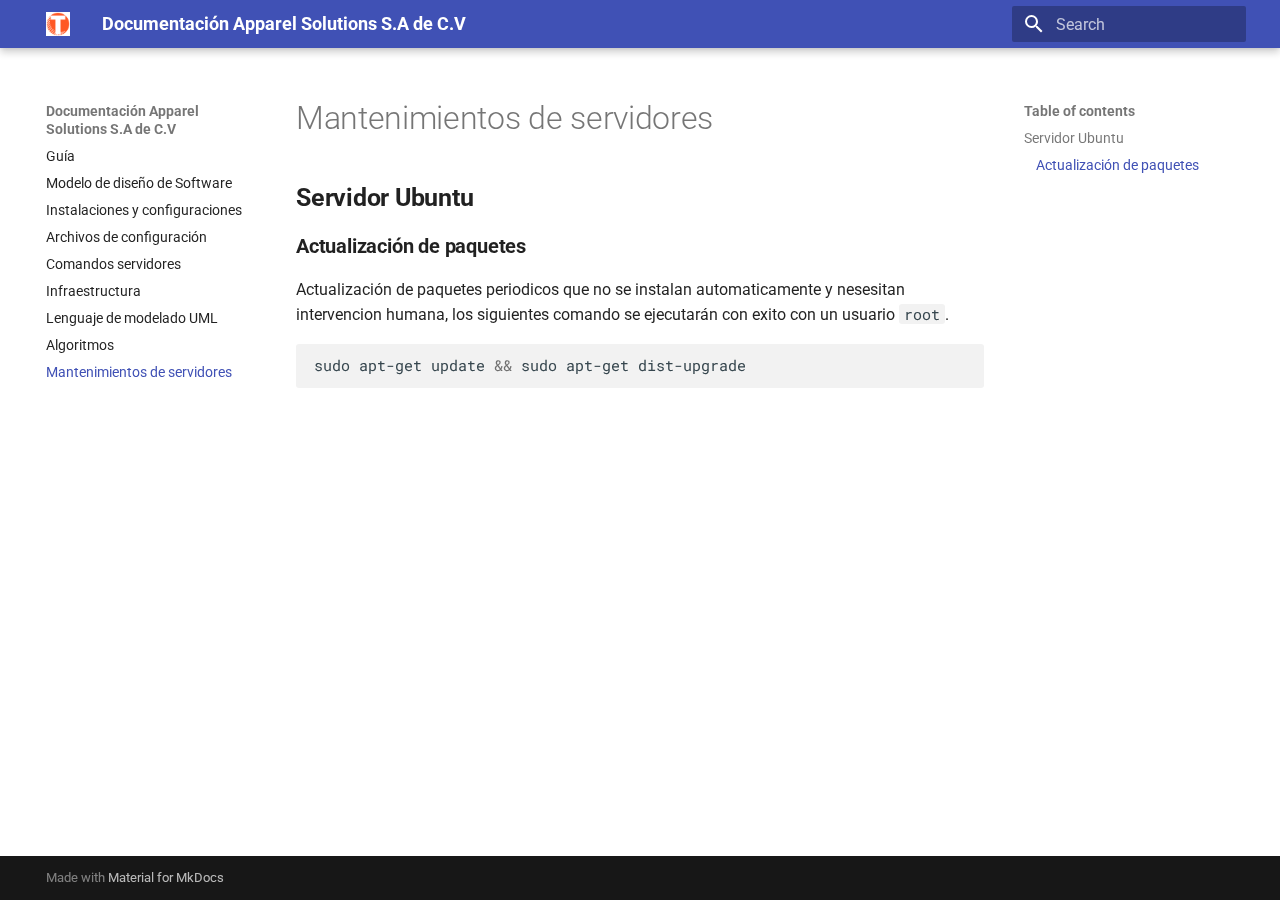
<file: mantenimientos/index.html>
<!doctype html>
<html lang="en" class="no-js">
  <head>
    
      <meta charset="utf-8">
      <meta name="viewport" content="width=device-width,initial-scale=1">
      
      
      
      
        <link rel="prev" href="../algoritmos/">
      
      
      
      <link rel="icon" href="../img/logo_orange.png">
      <meta name="generator" content="mkdocs-1.6.1, mkdocs-material-9.6.4">
    
    
      
        <title>Mantenimientos de servidores - Documentación Apparel Solutions S.A de C.V</title>
      
    
    
      <link rel="stylesheet" href="../assets/stylesheets/main.8608ea7d.min.css">
      
      
  
  
    
    
  
    
    
  
    
    
  
    
    
  
    
    
  
    
    
  
    
    
  
    
    
  
    
    
  
    
    
  
    
    
  
    
    
  
  
  <style>:root{--md-admonition-icon--note:url('data:image/svg+xml;charset=utf-8,<svg xmlns="http://www.w3.org/2000/svg" viewBox="0 0 16 16"><path d="M1 7.775V2.75C1 1.784 1.784 1 2.75 1h5.025c.464 0 .91.184 1.238.513l6.25 6.25a1.75 1.75 0 0 1 0 2.474l-5.026 5.026a1.75 1.75 0 0 1-2.474 0l-6.25-6.25A1.75 1.75 0 0 1 1 7.775m1.5 0c0 .066.026.13.073.177l6.25 6.25a.25.25 0 0 0 .354 0l5.025-5.025a.25.25 0 0 0 0-.354l-6.25-6.25a.25.25 0 0 0-.177-.073H2.75a.25.25 0 0 0-.25.25ZM6 5a1 1 0 1 1 0 2 1 1 0 0 1 0-2"/></svg>');--md-admonition-icon--abstract:url('data:image/svg+xml;charset=utf-8,<svg xmlns="http://www.w3.org/2000/svg" viewBox="0 0 16 16"><path d="M2.5 1.75v11.5c0 .138.112.25.25.25h3.17a.75.75 0 0 1 0 1.5H2.75A1.75 1.75 0 0 1 1 13.25V1.75C1 .784 1.784 0 2.75 0h8.5C12.216 0 13 .784 13 1.75v7.736a.75.75 0 0 1-1.5 0V1.75a.25.25 0 0 0-.25-.25h-8.5a.25.25 0 0 0-.25.25m13.274 9.537zl-4.557 4.45a.75.75 0 0 1-1.055-.008l-1.943-1.95a.75.75 0 0 1 1.062-1.058l1.419 1.425 4.026-3.932a.75.75 0 1 1 1.048 1.074M4.75 4h4.5a.75.75 0 0 1 0 1.5h-4.5a.75.75 0 0 1 0-1.5M4 7.75A.75.75 0 0 1 4.75 7h2a.75.75 0 0 1 0 1.5h-2A.75.75 0 0 1 4 7.75"/></svg>');--md-admonition-icon--info:url('data:image/svg+xml;charset=utf-8,<svg xmlns="http://www.w3.org/2000/svg" viewBox="0 0 16 16"><path d="M0 8a8 8 0 1 1 16 0A8 8 0 0 1 0 8m8-6.5a6.5 6.5 0 1 0 0 13 6.5 6.5 0 0 0 0-13M6.5 7.75A.75.75 0 0 1 7.25 7h1a.75.75 0 0 1 .75.75v2.75h.25a.75.75 0 0 1 0 1.5h-2a.75.75 0 0 1 0-1.5h.25v-2h-.25a.75.75 0 0 1-.75-.75M8 6a1 1 0 1 1 0-2 1 1 0 0 1 0 2"/></svg>');--md-admonition-icon--tip:url('data:image/svg+xml;charset=utf-8,<svg xmlns="http://www.w3.org/2000/svg" viewBox="0 0 16 16"><path d="M3.499.75a.75.75 0 0 1 1.5 0v.996C5.9 2.903 6.793 3.65 7.662 4.376l.24.202c-.036-.694.055-1.422.426-2.163C9.1.873 10.794-.045 12.622.26 14.408.558 16 1.94 16 4.25c0 1.278-.954 2.575-2.44 2.734l.146.508.065.22c.203.701.412 1.455.476 2.226.142 1.707-.4 3.03-1.487 3.898C11.714 14.671 10.27 15 8.75 15h-6a.75.75 0 0 1 0-1.5h1.376a4.5 4.5 0 0 1-.563-1.191 3.84 3.84 0 0 1-.05-2.063 4.65 4.65 0 0 1-2.025-.293.75.75 0 0 1 .525-1.406c1.357.507 2.376-.006 2.698-.318l.009-.01a.747.747 0 0 1 1.06 0 .75.75 0 0 1-.012 1.074c-.912.92-.992 1.835-.768 2.586.221.74.745 1.337 1.196 1.621H8.75c1.343 0 2.398-.296 3.074-.836.635-.507 1.036-1.31.928-2.602-.05-.603-.216-1.224-.422-1.93l-.064-.221c-.12-.407-.246-.84-.353-1.29a2.4 2.4 0 0 1-.507-.441 3.1 3.1 0 0 1-.633-1.248.75.75 0 0 1 1.455-.364c.046.185.144.436.31.627.146.168.353.305.712.305.738 0 1.25-.615 1.25-1.25 0-1.47-.95-2.315-2.123-2.51-1.172-.196-2.227.387-2.706 1.345-.46.92-.27 1.774.019 3.062l.042.19.01.05c.348.443.666.949.94 1.553a.75.75 0 1 1-1.365.62c-.553-1.217-1.32-1.94-2.3-2.768L6.7 5.527c-.814-.68-1.75-1.462-2.692-2.619a3.7 3.7 0 0 0-1.023.88c-.406.495-.663 1.036-.722 1.508.116.122.306.21.591.239.388.038.797-.06 1.032-.19a.75.75 0 0 1 .728 1.31c-.515.287-1.23.439-1.906.373-.682-.067-1.473-.38-1.879-1.193L.75 5.677V5.5c0-.984.48-1.94 1.077-2.664.46-.559 1.05-1.055 1.673-1.353z"/></svg>');--md-admonition-icon--success:url('data:image/svg+xml;charset=utf-8,<svg xmlns="http://www.w3.org/2000/svg" viewBox="0 0 16 16"><path d="M13.78 4.22a.75.75 0 0 1 0 1.06l-7.25 7.25a.75.75 0 0 1-1.06 0L2.22 9.28a.75.75 0 0 1 .018-1.042.75.75 0 0 1 1.042-.018L6 10.94l6.72-6.72a.75.75 0 0 1 1.06 0"/></svg>');--md-admonition-icon--question:url('data:image/svg+xml;charset=utf-8,<svg xmlns="http://www.w3.org/2000/svg" viewBox="0 0 16 16"><path d="M0 8a8 8 0 1 1 16 0A8 8 0 0 1 0 8m8-6.5a6.5 6.5 0 1 0 0 13 6.5 6.5 0 0 0 0-13M6.92 6.085h.001a.749.749 0 1 1-1.342-.67c.169-.339.436-.701.849-.977C6.845 4.16 7.369 4 8 4a2.76 2.76 0 0 1 1.637.525c.503.377.863.965.863 1.725 0 .448-.115.83-.329 1.15-.205.307-.47.513-.692.662-.109.072-.22.138-.313.195l-.006.004a6 6 0 0 0-.26.16 1 1 0 0 0-.276.245.75.75 0 0 1-1.248-.832c.184-.264.42-.489.692-.661q.154-.1.313-.195l.007-.004c.1-.061.182-.11.258-.161a1 1 0 0 0 .277-.245C8.96 6.514 9 6.427 9 6.25a.61.61 0 0 0-.262-.525A1.27 1.27 0 0 0 8 5.5c-.369 0-.595.09-.74.187a1 1 0 0 0-.34.398M9 11a1 1 0 1 1-2 0 1 1 0 0 1 2 0"/></svg>');--md-admonition-icon--warning:url('data:image/svg+xml;charset=utf-8,<svg xmlns="http://www.w3.org/2000/svg" viewBox="0 0 16 16"><path d="M6.457 1.047c.659-1.234 2.427-1.234 3.086 0l6.082 11.378A1.75 1.75 0 0 1 14.082 15H1.918a1.75 1.75 0 0 1-1.543-2.575Zm1.763.707a.25.25 0 0 0-.44 0L1.698 13.132a.25.25 0 0 0 .22.368h12.164a.25.25 0 0 0 .22-.368Zm.53 3.996v2.5a.75.75 0 0 1-1.5 0v-2.5a.75.75 0 0 1 1.5 0M9 11a1 1 0 1 1-2 0 1 1 0 0 1 2 0"/></svg>');--md-admonition-icon--failure:url('data:image/svg+xml;charset=utf-8,<svg xmlns="http://www.w3.org/2000/svg" viewBox="0 0 16 16"><path d="M2.344 2.343za8 8 0 0 1 11.314 11.314A8.002 8.002 0 0 1 .234 10.089a8 8 0 0 1 2.11-7.746m1.06 10.253a6.5 6.5 0 1 0 9.108-9.275 6.5 6.5 0 0 0-9.108 9.275M6.03 4.97 8 6.94l1.97-1.97a.749.749 0 0 1 1.275.326.75.75 0 0 1-.215.734L9.06 8l1.97 1.97a.749.749 0 0 1-.326 1.275.75.75 0 0 1-.734-.215L8 9.06l-1.97 1.97a.749.749 0 0 1-1.275-.326.75.75 0 0 1 .215-.734L6.94 8 4.97 6.03a.75.75 0 0 1 .018-1.042.75.75 0 0 1 1.042-.018"/></svg>');--md-admonition-icon--danger:url('data:image/svg+xml;charset=utf-8,<svg xmlns="http://www.w3.org/2000/svg" viewBox="0 0 16 16"><path d="M9.504.43a1.516 1.516 0 0 1 2.437 1.713L10.415 5.5h2.123c1.57 0 2.346 1.909 1.22 3.004l-7.34 7.142a1.25 1.25 0 0 1-.871.354h-.302a1.25 1.25 0 0 1-1.157-1.723L5.633 10.5H3.462c-1.57 0-2.346-1.909-1.22-3.004zm1.047 1.074L3.286 8.571A.25.25 0 0 0 3.462 9H6.75a.75.75 0 0 1 .694 1.034l-1.713 4.188 6.982-6.793A.25.25 0 0 0 12.538 7H9.25a.75.75 0 0 1-.683-1.06l2.008-4.418.003-.006-.004-.009-.006-.006-.008-.001q-.005 0-.009.004"/></svg>');--md-admonition-icon--bug:url('data:image/svg+xml;charset=utf-8,<svg xmlns="http://www.w3.org/2000/svg" viewBox="0 0 16 16"><path d="M4.72.22a.75.75 0 0 1 1.06 0l1 .999a3.5 3.5 0 0 1 2.441 0l.999-1a.748.748 0 0 1 1.265.332.75.75 0 0 1-.205.729l-.775.776c.616.63.995 1.493.995 2.444v.327q0 .15-.025.292c.408.14.764.392 1.029.722l1.968-.787a.75.75 0 0 1 .556 1.392L13 7.258V9h2.25a.75.75 0 0 1 0 1.5H13v.5q-.002.615-.141 1.186l2.17.868a.75.75 0 0 1-.557 1.392l-2.184-.873A5 5 0 0 1 8 16a5 5 0 0 1-4.288-2.427l-2.183.873a.75.75 0 0 1-.558-1.392l2.17-.868A5 5 0 0 1 3 11v-.5H.75a.75.75 0 0 1 0-1.5H3V7.258L.971 6.446a.75.75 0 0 1 .558-1.392l1.967.787c.265-.33.62-.583 1.03-.722a1.7 1.7 0 0 1-.026-.292V4.5c0-.951.38-1.814.995-2.444L4.72 1.28a.75.75 0 0 1 0-1.06m.53 6.28a.75.75 0 0 0-.75.75V11a3.5 3.5 0 1 0 7 0V7.25a.75.75 0 0 0-.75-.75ZM6.173 5h3.654A.17.17 0 0 0 10 4.827V4.5a2 2 0 1 0-4 0v.327c0 .096.077.173.173.173"/></svg>');--md-admonition-icon--example:url('data:image/svg+xml;charset=utf-8,<svg xmlns="http://www.w3.org/2000/svg" viewBox="0 0 16 16"><path d="M5 5.782V2.5h-.25a.75.75 0 0 1 0-1.5h6.5a.75.75 0 0 1 0 1.5H11v3.282l3.666 5.76C15.619 13.04 14.543 15 12.767 15H3.233c-1.776 0-2.852-1.96-1.899-3.458Zm-2.4 6.565a.75.75 0 0 0 .633 1.153h9.534a.75.75 0 0 0 .633-1.153L12.225 10.5h-8.45ZM9.5 2.5h-3V6c0 .143-.04.283-.117.403L4.73 9h6.54L9.617 6.403A.75.75 0 0 1 9.5 6Z"/></svg>');--md-admonition-icon--quote:url('data:image/svg+xml;charset=utf-8,<svg xmlns="http://www.w3.org/2000/svg" viewBox="0 0 16 16"><path d="M1.75 2.5h10.5a.75.75 0 0 1 0 1.5H1.75a.75.75 0 0 1 0-1.5m4 5h8.5a.75.75 0 0 1 0 1.5h-8.5a.75.75 0 0 1 0-1.5m0 5h8.5a.75.75 0 0 1 0 1.5h-8.5a.75.75 0 0 1 0-1.5M2.5 7.75v6a.75.75 0 0 1-1.5 0v-6a.75.75 0 0 1 1.5 0"/></svg>');}</style>



    
    
      
    
    
      
        
        
        <link rel="preconnect" href="https://fonts.gstatic.com" crossorigin>
        <link rel="stylesheet" href="https://fonts.googleapis.com/css?family=Roboto:300,300i,400,400i,700,700i%7CRoboto+Mono:400,400i,700,700i&display=fallback">
        <style>:root{--md-text-font:"Roboto";--md-code-font:"Roboto Mono"}</style>
      
    
    
      <link rel="stylesheet" href="../styles/styles.css">
    
    <script>__md_scope=new URL("..",location),__md_hash=e=>[...e].reduce(((e,_)=>(e<<5)-e+_.charCodeAt(0)),0),__md_get=(e,_=localStorage,t=__md_scope)=>JSON.parse(_.getItem(t.pathname+"."+e)),__md_set=(e,_,t=localStorage,a=__md_scope)=>{try{t.setItem(a.pathname+"."+e,JSON.stringify(_))}catch(e){}}</script>
    
      

    
    
    
  </head>
  
  
    <body dir="ltr">
  
    
    <input class="md-toggle" data-md-toggle="drawer" type="checkbox" id="__drawer" autocomplete="off">
    <input class="md-toggle" data-md-toggle="search" type="checkbox" id="__search" autocomplete="off">
    <label class="md-overlay" for="__drawer"></label>
    <div data-md-component="skip">
      
        
        <a href="#mantenimientos-de-servidores" class="md-skip">
          Skip to content
        </a>
      
    </div>
    <div data-md-component="announce">
      
    </div>
    
    
      

  

<header class="md-header md-header--shadow" data-md-component="header">
  <nav class="md-header__inner md-grid" aria-label="Header">
    <a href=".." title="Documentación Apparel Solutions S.A de C.V" class="md-header__button md-logo" aria-label="Documentación Apparel Solutions S.A de C.V" data-md-component="logo">
      
  <img src="../img/logo_orange.png" alt="logo">

    </a>
    <label class="md-header__button md-icon" for="__drawer">
      
      <svg xmlns="http://www.w3.org/2000/svg" viewBox="0 0 24 24"><path d="M3 6h18v2H3zm0 5h18v2H3zm0 5h18v2H3z"/></svg>
    </label>
    <div class="md-header__title" data-md-component="header-title">
      <div class="md-header__ellipsis">
        <div class="md-header__topic">
          <span class="md-ellipsis">
            Documentación Apparel Solutions S.A de C.V
          </span>
        </div>
        <div class="md-header__topic" data-md-component="header-topic">
          <span class="md-ellipsis">
            
              Mantenimientos de servidores
            
          </span>
        </div>
      </div>
    </div>
    
    
      <script>var palette=__md_get("__palette");if(palette&&palette.color){if("(prefers-color-scheme)"===palette.color.media){var media=matchMedia("(prefers-color-scheme: light)"),input=document.querySelector(media.matches?"[data-md-color-media='(prefers-color-scheme: light)']":"[data-md-color-media='(prefers-color-scheme: dark)']");palette.color.media=input.getAttribute("data-md-color-media"),palette.color.scheme=input.getAttribute("data-md-color-scheme"),palette.color.primary=input.getAttribute("data-md-color-primary"),palette.color.accent=input.getAttribute("data-md-color-accent")}for(var[key,value]of Object.entries(palette.color))document.body.setAttribute("data-md-color-"+key,value)}</script>
    
    
    
      <label class="md-header__button md-icon" for="__search">
        
        <svg xmlns="http://www.w3.org/2000/svg" viewBox="0 0 24 24"><path d="M9.5 3A6.5 6.5 0 0 1 16 9.5c0 1.61-.59 3.09-1.56 4.23l.27.27h.79l5 5-1.5 1.5-5-5v-.79l-.27-.27A6.52 6.52 0 0 1 9.5 16 6.5 6.5 0 0 1 3 9.5 6.5 6.5 0 0 1 9.5 3m0 2C7 5 5 7 5 9.5S7 14 9.5 14 14 12 14 9.5 12 5 9.5 5"/></svg>
      </label>
      <div class="md-search" data-md-component="search" role="dialog">
  <label class="md-search__overlay" for="__search"></label>
  <div class="md-search__inner" role="search">
    <form class="md-search__form" name="search">
      <input type="text" class="md-search__input" name="query" aria-label="Search" placeholder="Search" autocapitalize="off" autocorrect="off" autocomplete="off" spellcheck="false" data-md-component="search-query" required>
      <label class="md-search__icon md-icon" for="__search">
        
        <svg xmlns="http://www.w3.org/2000/svg" viewBox="0 0 24 24"><path d="M9.5 3A6.5 6.5 0 0 1 16 9.5c0 1.61-.59 3.09-1.56 4.23l.27.27h.79l5 5-1.5 1.5-5-5v-.79l-.27-.27A6.52 6.52 0 0 1 9.5 16 6.5 6.5 0 0 1 3 9.5 6.5 6.5 0 0 1 9.5 3m0 2C7 5 5 7 5 9.5S7 14 9.5 14 14 12 14 9.5 12 5 9.5 5"/></svg>
        
        <svg xmlns="http://www.w3.org/2000/svg" viewBox="0 0 24 24"><path d="M20 11v2H8l5.5 5.5-1.42 1.42L4.16 12l7.92-7.92L13.5 5.5 8 11z"/></svg>
      </label>
      <nav class="md-search__options" aria-label="Search">
        
        <button type="reset" class="md-search__icon md-icon" title="Clear" aria-label="Clear" tabindex="-1">
          
          <svg xmlns="http://www.w3.org/2000/svg" viewBox="0 0 24 24"><path d="M19 6.41 17.59 5 12 10.59 6.41 5 5 6.41 10.59 12 5 17.59 6.41 19 12 13.41 17.59 19 19 17.59 13.41 12z"/></svg>
        </button>
      </nav>
      
    </form>
    <div class="md-search__output">
      <div class="md-search__scrollwrap" tabindex="0" data-md-scrollfix>
        <div class="md-search-result" data-md-component="search-result">
          <div class="md-search-result__meta">
            Initializing search
          </div>
          <ol class="md-search-result__list" role="presentation"></ol>
        </div>
      </div>
    </div>
  </div>
</div>
    
    
  </nav>
  
</header>
    
    <div class="md-container" data-md-component="container">
      
      
        
          
        
      
      <main class="md-main" data-md-component="main">
        <div class="md-main__inner md-grid">
          
            
              
              <div class="md-sidebar md-sidebar--primary" data-md-component="sidebar" data-md-type="navigation" >
                <div class="md-sidebar__scrollwrap">
                  <div class="md-sidebar__inner">
                    



<nav class="md-nav md-nav--primary" aria-label="Navigation" data-md-level="0">
  <label class="md-nav__title" for="__drawer">
    <a href=".." title="Documentación Apparel Solutions S.A de C.V" class="md-nav__button md-logo" aria-label="Documentación Apparel Solutions S.A de C.V" data-md-component="logo">
      
  <img src="../img/logo_orange.png" alt="logo">

    </a>
    Documentación Apparel Solutions S.A de C.V
  </label>
  
  <ul class="md-nav__list" data-md-scrollfix>
    
      
      
  
  
  
  
    <li class="md-nav__item">
      <a href=".." class="md-nav__link">
        
  
  <span class="md-ellipsis">
    Guía
    
  </span>
  

      </a>
    </li>
  

    
      
      
  
  
  
  
    <li class="md-nav__item">
      <a href="../arquitectura/" class="md-nav__link">
        
  
  <span class="md-ellipsis">
    Modelo de diseño de Software
    
  </span>
  

      </a>
    </li>
  

    
      
      
  
  
  
  
    <li class="md-nav__item">
      <a href="../instalaciones/" class="md-nav__link">
        
  
  <span class="md-ellipsis">
    Instalaciones y configuraciones
    
  </span>
  

      </a>
    </li>
  

    
      
      
  
  
  
  
    <li class="md-nav__item">
      <a href="../archivos_configuracion/" class="md-nav__link">
        
  
  <span class="md-ellipsis">
    Archivos de configuración
    
  </span>
  

      </a>
    </li>
  

    
      
      
  
  
  
  
    <li class="md-nav__item">
      <a href="../comandos/" class="md-nav__link">
        
  
  <span class="md-ellipsis">
    Comandos servidores
    
  </span>
  

      </a>
    </li>
  

    
      
      
  
  
  
  
    <li class="md-nav__item">
      <a href="../infraestructura/" class="md-nav__link">
        
  
  <span class="md-ellipsis">
    Infraestructura
    
  </span>
  

      </a>
    </li>
  

    
      
      
  
  
  
  
    <li class="md-nav__item">
      <a href="../base_de_datos/" class="md-nav__link">
        
  
  <span class="md-ellipsis">
    Lenguaje de modelado UML
    
  </span>
  

      </a>
    </li>
  

    
      
      
  
  
  
  
    <li class="md-nav__item">
      <a href="../algoritmos/" class="md-nav__link">
        
  
  <span class="md-ellipsis">
    Algoritmos
    
  </span>
  

      </a>
    </li>
  

    
      
      
  
  
    
  
  
  
    <li class="md-nav__item md-nav__item--active">
      
      <input class="md-nav__toggle md-toggle" type="checkbox" id="__toc">
      
      
        
      
      
        <label class="md-nav__link md-nav__link--active" for="__toc">
          
  
  <span class="md-ellipsis">
    Mantenimientos de servidores
    
  </span>
  

          <span class="md-nav__icon md-icon"></span>
        </label>
      
      <a href="./" class="md-nav__link md-nav__link--active">
        
  
  <span class="md-ellipsis">
    Mantenimientos de servidores
    
  </span>
  

      </a>
      
        

<nav class="md-nav md-nav--secondary" aria-label="Table of contents">
  
  
  
    
  
  
    <label class="md-nav__title" for="__toc">
      <span class="md-nav__icon md-icon"></span>
      Table of contents
    </label>
    <ul class="md-nav__list" data-md-component="toc" data-md-scrollfix>
      
        <li class="md-nav__item">
  <a href="#servidor-ubuntu" class="md-nav__link">
    <span class="md-ellipsis">
      Servidor Ubuntu
    </span>
  </a>
  
    <nav class="md-nav" aria-label="Servidor Ubuntu">
      <ul class="md-nav__list">
        
          <li class="md-nav__item">
  <a href="#actualizacion-de-paquetes" class="md-nav__link">
    <span class="md-ellipsis">
      Actualización de paquetes
    </span>
  </a>
  
</li>
        
      </ul>
    </nav>
  
</li>
      
    </ul>
  
</nav>
      
    </li>
  

    
  </ul>
</nav>
                  </div>
                </div>
              </div>
            
            
              
              <div class="md-sidebar md-sidebar--secondary" data-md-component="sidebar" data-md-type="toc" >
                <div class="md-sidebar__scrollwrap">
                  <div class="md-sidebar__inner">
                    

<nav class="md-nav md-nav--secondary" aria-label="Table of contents">
  
  
  
    
  
  
    <label class="md-nav__title" for="__toc">
      <span class="md-nav__icon md-icon"></span>
      Table of contents
    </label>
    <ul class="md-nav__list" data-md-component="toc" data-md-scrollfix>
      
        <li class="md-nav__item">
  <a href="#servidor-ubuntu" class="md-nav__link">
    <span class="md-ellipsis">
      Servidor Ubuntu
    </span>
  </a>
  
    <nav class="md-nav" aria-label="Servidor Ubuntu">
      <ul class="md-nav__list">
        
          <li class="md-nav__item">
  <a href="#actualizacion-de-paquetes" class="md-nav__link">
    <span class="md-ellipsis">
      Actualización de paquetes
    </span>
  </a>
  
</li>
        
      </ul>
    </nav>
  
</li>
      
    </ul>
  
</nav>
                  </div>
                </div>
              </div>
            
          
          
            <div class="md-content" data-md-component="content">
              <article class="md-content__inner md-typeset">
                
                  



<h1 id="mantenimientos-de-servidores">Mantenimientos de servidores</h1>
<h2 id="servidor-ubuntu">Servidor Ubuntu</h2>
<h3 id="actualizacion-de-paquetes">Actualización de paquetes</h3>
<p>Actualización de paquetes periodicos que no se instalan automaticamente y nesesitan intervencion humana, los siguientes comando se ejecutarán con exito con un usuario <code>root</code>.
<div class="highlight"><pre><span></span><code>sudo<span class="w"> </span>apt-get<span class="w"> </span>update<span class="w"> </span><span class="o">&amp;&amp;</span><span class="w"> </span>sudo<span class="w"> </span>apt-get<span class="w"> </span>dist-upgrade
</code></pre></div></p>












                
              </article>
            </div>
          
          
<script>var target=document.getElementById(location.hash.slice(1));target&&target.name&&(target.checked=target.name.startsWith("__tabbed_"))</script>
        </div>
        
      </main>
      
        <footer class="md-footer">
  
  <div class="md-footer-meta md-typeset">
    <div class="md-footer-meta__inner md-grid">
      <div class="md-copyright">
  
  
    Made with
    <a href="https://squidfunk.github.io/mkdocs-material/" target="_blank" rel="noopener">
      Material for MkDocs
    </a>
  
</div>
      
    </div>
  </div>
</footer>
      
    </div>
    <div class="md-dialog" data-md-component="dialog">
      <div class="md-dialog__inner md-typeset"></div>
    </div>
    
    
    <script id="__config" type="application/json">{"base": "..", "features": [], "search": "../assets/javascripts/workers/search.f8cc74c7.min.js", "translations": {"clipboard.copied": "Copied to clipboard", "clipboard.copy": "Copy to clipboard", "search.result.more.one": "1 more on this page", "search.result.more.other": "# more on this page", "search.result.none": "No matching documents", "search.result.one": "1 matching document", "search.result.other": "# matching documents", "search.result.placeholder": "Type to start searching", "search.result.term.missing": "Missing", "select.version": "Select version"}}</script>
    
    
      <script src="../assets/javascripts/bundle.f1b6f286.min.js"></script>
      
    
  </body>
</html>
</file>
<file: styles/styles.css>
.md-typeset code {font-size:15px !important;background:#f2f2f2 !important; padding:0px 5px; border-radius:3px !important}
.md-typeset h2 {font-weight: bold !important;}
.md-typeset h3 {font-weight: bold !important;}
.md-typeset__table {width: 100% !important;}
.md-typeset table:not([class]) {display: inline-table !important;}
</file>
<file: assets/stylesheets/main.8608ea7d.min.css>
@charset "UTF-8";html{-webkit-text-size-adjust:none;-moz-text-size-adjust:none;text-size-adjust:none;box-sizing:border-box}*,:after,:before{box-sizing:inherit}@media (prefers-reduced-motion){*,:after,:before{transition:none!important}}body{margin:0}a,button,input,label{-webkit-tap-highlight-color:transparent}a{color:inherit;text-decoration:none}hr{border:0;box-sizing:initial;display:block;height:.05rem;overflow:visible;padding:0}small{font-size:80%}sub,sup{line-height:1em}img{border-style:none}table{border-collapse:initial;border-spacing:0}td,th{font-weight:400;vertical-align:top}button{background:#0000;border:0;font-family:inherit;font-size:inherit;margin:0;padding:0}input{border:0;outline:none}:root{--md-primary-fg-color:#4051b5;--md-primary-fg-color--light:#5d6cc0;--md-primary-fg-color--dark:#303fa1;--md-primary-bg-color:#fff;--md-primary-bg-color--light:#ffffffb3;--md-accent-fg-color:#526cfe;--md-accent-fg-color--transparent:#526cfe1a;--md-accent-bg-color:#fff;--md-accent-bg-color--light:#ffffffb3}[data-md-color-scheme=default]{color-scheme:light}[data-md-color-scheme=default] img[src$="#gh-dark-mode-only"],[data-md-color-scheme=default] img[src$="#only-dark"]{display:none}:root,[data-md-color-scheme=default]{--md-hue:225deg;--md-default-fg-color:#000000de;--md-default-fg-color--light:#0000008a;--md-default-fg-color--lighter:#00000052;--md-default-fg-color--lightest:#00000012;--md-default-bg-color:#fff;--md-default-bg-color--light:#ffffffb3;--md-default-bg-color--lighter:#ffffff4d;--md-default-bg-color--lightest:#ffffff1f;--md-code-fg-color:#36464e;--md-code-bg-color:#f5f5f5;--md-code-hl-color:#4287ff;--md-code-hl-color--light:#4287ff1a;--md-code-hl-number-color:#d52a2a;--md-code-hl-special-color:#db1457;--md-code-hl-function-color:#a846b9;--md-code-hl-constant-color:#6e59d9;--md-code-hl-keyword-color:#3f6ec6;--md-code-hl-string-color:#1c7d4d;--md-code-hl-name-color:var(--md-code-fg-color);--md-code-hl-operator-color:var(--md-default-fg-color--light);--md-code-hl-punctuation-color:var(--md-default-fg-color--light);--md-code-hl-comment-color:var(--md-default-fg-color--light);--md-code-hl-generic-color:var(--md-default-fg-color--light);--md-code-hl-variable-color:var(--md-default-fg-color--light);--md-typeset-color:var(--md-default-fg-color);--md-typeset-a-color:var(--md-primary-fg-color);--md-typeset-del-color:#f5503d26;--md-typeset-ins-color:#0bd57026;--md-typeset-kbd-color:#fafafa;--md-typeset-kbd-accent-color:#fff;--md-typeset-kbd-border-color:#b8b8b8;--md-typeset-mark-color:#ffff0080;--md-typeset-table-color:#0000001f;--md-typeset-table-color--light:rgba(0,0,0,.035);--md-admonition-fg-color:var(--md-default-fg-color);--md-admonition-bg-color:var(--md-default-bg-color);--md-warning-fg-color:#000000de;--md-warning-bg-color:#ff9;--md-footer-fg-color:#fff;--md-footer-fg-color--light:#ffffffb3;--md-footer-fg-color--lighter:#ffffff73;--md-footer-bg-color:#000000de;--md-footer-bg-color--dark:#00000052;--md-shadow-z1:0 0.2rem 0.5rem #0000000d,0 0 0.05rem #0000001a;--md-shadow-z2:0 0.2rem 0.5rem #0000001a,0 0 0.05rem #00000040;--md-shadow-z3:0 0.2rem 0.5rem #0003,0 0 0.05rem #00000059}.md-icon svg{fill:currentcolor;display:block;height:1.2rem;width:1.2rem}body{-webkit-font-smoothing:antialiased;-moz-osx-font-smoothing:grayscale;--md-text-font-family:var(--md-text-font,_),-apple-system,BlinkMacSystemFont,Helvetica,Arial,sans-serif;--md-code-font-family:var(--md-code-font,_),SFMono-Regular,Consolas,Menlo,monospace}aside,body,input{font-feature-settings:"kern","liga";color:var(--md-typeset-color);font-family:var(--md-text-font-family)}code,kbd,pre{font-feature-settings:"kern";font-family:var(--md-code-font-family)}:root{--md-typeset-table-sort-icon:url('data:image/svg+xml;charset=utf-8,<svg xmlns="http://www.w3.org/2000/svg" viewBox="0 0 24 24"><path d="m18 21-4-4h3V7h-3l4-4 4 4h-3v10h3M2 19v-2h10v2M2 13v-2h7v2M2 7V5h4v2z"/></svg>');--md-typeset-table-sort-icon--asc:url('data:image/svg+xml;charset=utf-8,<svg xmlns="http://www.w3.org/2000/svg" viewBox="0 0 24 24"><path d="M19 17h3l-4 4-4-4h3V3h2M2 17h10v2H2M6 5v2H2V5m0 6h7v2H2z"/></svg>');--md-typeset-table-sort-icon--desc:url('data:image/svg+xml;charset=utf-8,<svg xmlns="http://www.w3.org/2000/svg" viewBox="0 0 24 24"><path d="M19 7h3l-4-4-4 4h3v14h2M2 17h10v2H2M6 5v2H2V5m0 6h7v2H2z"/></svg>')}.md-typeset{-webkit-print-color-adjust:exact;color-adjust:exact;font-size:.8rem;line-height:1.6;overflow-wrap:break-word}@media print{.md-typeset{font-size:.68rem}}.md-typeset blockquote,.md-typeset dl,.md-typeset figure,.md-typeset ol,.md-typeset pre,.md-typeset ul{margin-bottom:1em;margin-top:1em}.md-typeset h1{color:var(--md-default-fg-color--light);font-size:2em;line-height:1.3;margin:0 0 1.25em}.md-typeset h1,.md-typeset h2{font-weight:300;letter-spacing:-.01em}.md-typeset h2{font-size:1.5625em;line-height:1.4;margin:1.6em 0 .64em}.md-typeset h3{font-size:1.25em;font-weight:400;letter-spacing:-.01em;line-height:1.5;margin:1.6em 0 .8em}.md-typeset h2+h3{margin-top:.8em}.md-typeset h4{font-weight:700;letter-spacing:-.01em;margin:1em 0}.md-typeset h5,.md-typeset h6{color:var(--md-default-fg-color--light);font-size:.8em;font-weight:700;letter-spacing:-.01em;margin:1.25em 0}.md-typeset h5{text-transform:uppercase}.md-typeset h5 code{text-transform:none}.md-typeset hr{border-bottom:.05rem solid var(--md-default-fg-color--lightest);display:flow-root;margin:1.5em 0}.md-typeset a{color:var(--md-typeset-a-color);word-break:break-word}.md-typeset a,.md-typeset a:before{transition:color 125ms}.md-typeset a:focus,.md-typeset a:hover{color:var(--md-accent-fg-color)}.md-typeset a:focus code,.md-typeset a:hover code{background-color:var(--md-accent-fg-color--transparent)}.md-typeset a code{color:currentcolor;transition:background-color 125ms}.md-typeset a.focus-visible{outline-color:var(--md-accent-fg-color);outline-offset:.2rem}.md-typeset code,.md-typeset kbd,.md-typeset pre{color:var(--md-code-fg-color);direction:ltr;font-variant-ligatures:none}@media print{.md-typeset code,.md-typeset kbd,.md-typeset pre{white-space:pre-wrap}}.md-typeset code{background-color:var(--md-code-bg-color);border-radius:.1rem;-webkit-box-decoration-break:clone;box-decoration-break:clone;font-size:.85em;padding:0 .2941176471em;word-break:break-word}.md-typeset code:not(.focus-visible){-webkit-tap-highlight-color:transparent;outline:none}.md-typeset pre{display:flow-root;line-height:1.4;position:relative}.md-typeset pre>code{-webkit-box-decoration-break:slice;box-decoration-break:slice;box-shadow:none;display:block;margin:0;outline-color:var(--md-accent-fg-color);overflow:auto;padding:.7720588235em 1.1764705882em;scrollbar-color:var(--md-default-fg-color--lighter) #0000;scrollbar-width:thin;touch-action:auto;word-break:normal}.md-typeset pre>code:hover{scrollbar-color:var(--md-accent-fg-color) #0000}.md-typeset pre>code::-webkit-scrollbar{height:.2rem;width:.2rem}.md-typeset pre>code::-webkit-scrollbar-thumb{background-color:var(--md-default-fg-color--lighter)}.md-typeset pre>code::-webkit-scrollbar-thumb:hover{background-color:var(--md-accent-fg-color)}.md-typeset kbd{background-color:var(--md-typeset-kbd-color);border-radius:.1rem;box-shadow:0 .1rem 0 .05rem var(--md-typeset-kbd-border-color),0 .1rem 0 var(--md-typeset-kbd-border-color),0 -.1rem .2rem var(--md-typeset-kbd-accent-color) inset;color:var(--md-default-fg-color);display:inline-block;font-size:.75em;padding:0 .6666666667em;vertical-align:text-top;word-break:break-word}.md-typeset mark{background-color:var(--md-typeset-mark-color);-webkit-box-decoration-break:clone;box-decoration-break:clone;color:inherit;word-break:break-word}.md-typeset abbr{border-bottom:.05rem dotted var(--md-default-fg-color--light);cursor:help;text-decoration:none}.md-typeset small{opacity:.75}[dir=ltr] .md-typeset sub,[dir=ltr] .md-typeset sup{margin-left:.078125em}[dir=rtl] .md-typeset sub,[dir=rtl] .md-typeset sup{margin-right:.078125em}[dir=ltr] .md-typeset blockquote{padding-left:.6rem}[dir=rtl] .md-typeset blockquote{padding-right:.6rem}[dir=ltr] .md-typeset blockquote{border-left:.2rem solid var(--md-default-fg-color--lighter)}[dir=rtl] .md-typeset blockquote{border-right:.2rem solid var(--md-default-fg-color--lighter)}.md-typeset blockquote{color:var(--md-default-fg-color--light);margin-left:0;margin-right:0}.md-typeset ul{list-style-type:disc}.md-typeset ul[type]{list-style-type:revert-layer}[dir=ltr] .md-typeset ol,[dir=ltr] .md-typeset ul{margin-left:.625em}[dir=rtl] .md-typeset ol,[dir=rtl] .md-typeset ul{margin-right:.625em}.md-typeset ol,.md-typeset ul{padding:0}.md-typeset ol:not([hidden]),.md-typeset ul:not([hidden]){display:flow-root}.md-typeset ol ol,.md-typeset ul ol{list-style-type:lower-alpha}.md-typeset ol ol ol,.md-typeset ul ol ol{list-style-type:lower-roman}.md-typeset ol ol ol ol,.md-typeset ul ol ol ol{list-style-type:upper-alpha}.md-typeset ol ol ol ol ol,.md-typeset ul ol ol ol ol{list-style-type:upper-roman}.md-typeset ol[type],.md-typeset ul[type]{list-style-type:revert-layer}[dir=ltr] .md-typeset ol li,[dir=ltr] .md-typeset ul li{margin-left:1.25em}[dir=rtl] .md-typeset ol li,[dir=rtl] .md-typeset ul li{margin-right:1.25em}.md-typeset ol li,.md-typeset ul li{margin-bottom:.5em}.md-typeset ol li blockquote,.md-typeset ol li p,.md-typeset ul li blockquote,.md-typeset ul li p{margin:.5em 0}.md-typeset ol li:last-child,.md-typeset ul li:last-child{margin-bottom:0}[dir=ltr] .md-typeset ol li ol,[dir=ltr] .md-typeset ol li ul,[dir=ltr] .md-typeset ul li ol,[dir=ltr] .md-typeset ul li ul{margin-left:.625em}[dir=rtl] .md-typeset ol li ol,[dir=rtl] .md-typeset ol li ul,[dir=rtl] .md-typeset ul li ol,[dir=rtl] .md-typeset ul li ul{margin-right:.625em}.md-typeset ol li ol,.md-typeset ol li ul,.md-typeset ul li ol,.md-typeset ul li ul{margin-bottom:.5em;margin-top:.5em}[dir=ltr] .md-typeset dd{margin-left:1.875em}[dir=rtl] .md-typeset dd{margin-right:1.875em}.md-typeset dd{margin-bottom:1.5em;margin-top:1em}.md-typeset img,.md-typeset svg,.md-typeset video{height:auto;max-width:100%}.md-typeset img[align=left]{margin:1em 1em 1em 0}.md-typeset img[align=right]{margin:1em 0 1em 1em}.md-typeset img[align]:only-child{margin-top:0}.md-typeset figure{display:flow-root;margin:1em auto;max-width:100%;text-align:center;width:-moz-fit-content;width:fit-content}.md-typeset figure img{display:block;margin:0 auto}.md-typeset figcaption{font-style:italic;margin:1em auto;max-width:24rem}.md-typeset iframe{max-width:100%}.md-typeset table:not([class]){background-color:var(--md-default-bg-color);border:.05rem solid var(--md-typeset-table-color);border-radius:.1rem;display:inline-block;font-size:.64rem;max-width:100%;overflow:auto;touch-action:auto}@media print{.md-typeset table:not([class]){display:table}}.md-typeset table:not([class])+*{margin-top:1.5em}.md-typeset table:not([class]) td>:first-child,.md-typeset table:not([class]) th>:first-child{margin-top:0}.md-typeset table:not([class]) td>:last-child,.md-typeset table:not([class]) th>:last-child{margin-bottom:0}.md-typeset table:not([class]) td:not([align]),.md-typeset table:not([class]) th:not([align]){text-align:left}[dir=rtl] .md-typeset table:not([class]) td:not([align]),[dir=rtl] .md-typeset table:not([class]) th:not([align]){text-align:right}.md-typeset table:not([class]) th{font-weight:700;min-width:5rem;padding:.9375em 1.25em;vertical-align:top}.md-typeset table:not([class]) td{border-top:.05rem solid var(--md-typeset-table-color);padding:.9375em 1.25em;vertical-align:top}.md-typeset table:not([class]) tbody tr{transition:background-color 125ms}.md-typeset table:not([class]) tbody tr:hover{background-color:var(--md-typeset-table-color--light);box-shadow:0 .05rem 0 var(--md-default-bg-color) inset}.md-typeset table:not([class]) a{word-break:normal}.md-typeset table th[role=columnheader]{cursor:pointer}[dir=ltr] .md-typeset table th[role=columnheader]:after{margin-left:.5em}[dir=rtl] .md-typeset table th[role=columnheader]:after{margin-right:.5em}.md-typeset table th[role=columnheader]:after{content:"";display:inline-block;height:1.2em;-webkit-mask-image:var(--md-typeset-table-sort-icon);mask-image:var(--md-typeset-table-sort-icon);-webkit-mask-repeat:no-repeat;mask-repeat:no-repeat;-webkit-mask-size:contain;mask-size:contain;transition:background-color 125ms;vertical-align:text-bottom;width:1.2em}.md-typeset table th[role=columnheader]:hover:after{background-color:var(--md-default-fg-color--lighter)}.md-typeset table th[role=columnheader][aria-sort=ascending]:after{background-color:var(--md-default-fg-color--light);-webkit-mask-image:var(--md-typeset-table-sort-icon--asc);mask-image:var(--md-typeset-table-sort-icon--asc)}.md-typeset table th[role=columnheader][aria-sort=descending]:after{background-color:var(--md-default-fg-color--light);-webkit-mask-image:var(--md-typeset-table-sort-icon--desc);mask-image:var(--md-typeset-table-sort-icon--desc)}.md-typeset__scrollwrap{margin:1em -.8rem;overflow-x:auto;touch-action:auto}.md-typeset__table{display:inline-block;margin-bottom:.5em;padding:0 .8rem}@media print{.md-typeset__table{display:block}}html .md-typeset__table table{display:table;margin:0;overflow:hidden;width:100%}@media screen and (max-width:44.984375em){.md-content__inner>pre{margin:1em -.8rem}.md-content__inner>pre code{border-radius:0}}.md-typeset .md-author{border-radius:100%;display:block;flex-shrink:0;height:1.6rem;overflow:hidden;position:relative;transition:color 125ms,transform 125ms;width:1.6rem}.md-typeset .md-author img{display:block}.md-typeset .md-author--more{background:var(--md-default-fg-color--lightest);color:var(--md-default-fg-color--lighter);font-size:.6rem;font-weight:700;line-height:1.6rem;text-align:center}.md-typeset .md-author--long{height:2.4rem;width:2.4rem}.md-typeset a.md-author{transform:scale(1)}.md-typeset a.md-author img{border-radius:100%;filter:grayscale(100%) opacity(75%);transition:filter 125ms}.md-typeset a.md-author:focus,.md-typeset a.md-author:hover{transform:scale(1.1);z-index:1}.md-typeset a.md-author:focus img,.md-typeset a.md-author:hover img{filter:grayscale(0)}.md-banner{background-color:var(--md-footer-bg-color);color:var(--md-footer-fg-color);overflow:auto}@media print{.md-banner{display:none}}.md-banner--warning{background-color:var(--md-warning-bg-color);color:var(--md-warning-fg-color)}.md-banner__inner{font-size:.7rem;margin:.6rem auto;padding:0 .8rem}[dir=ltr] .md-banner__button{float:right}[dir=rtl] .md-banner__button{float:left}.md-banner__button{color:inherit;cursor:pointer;transition:opacity .25s}.no-js .md-banner__button{display:none}.md-banner__button:hover{opacity:.7}html{font-size:125%;height:100%;overflow-x:hidden}@media screen and (min-width:100em){html{font-size:137.5%}}@media screen and (min-width:125em){html{font-size:150%}}body{background-color:var(--md-default-bg-color);display:flex;flex-direction:column;font-size:.5rem;min-height:100%;position:relative;width:100%}@media print{body{display:block}}@media screen and (max-width:59.984375em){body[data-md-scrolllock]{position:fixed}}.md-grid{margin-left:auto;margin-right:auto;max-width:61rem}.md-container{display:flex;flex-direction:column;flex-grow:1}@media print{.md-container{display:block}}.md-main{flex-grow:1}.md-main__inner{display:flex;height:100%;margin-top:1.5rem}.md-ellipsis{overflow:hidden;text-overflow:ellipsis}.md-toggle{display:none}.md-option{height:0;opacity:0;position:absolute;width:0}.md-option:checked+label:not([hidden]){display:block}.md-option.focus-visible+label{outline-color:var(--md-accent-fg-color);outline-style:auto}.md-skip{background-color:var(--md-default-fg-color);border-radius:.1rem;color:var(--md-default-bg-color);font-size:.64rem;margin:.5rem;opacity:0;outline-color:var(--md-accent-fg-color);padding:.3rem .5rem;position:fixed;transform:translateY(.4rem);z-index:-1}.md-skip:focus{opacity:1;transform:translateY(0);transition:transform .25s cubic-bezier(.4,0,.2,1),opacity 175ms 75ms;z-index:10}@page{margin:25mm}:root{--md-clipboard-icon:url('data:image/svg+xml;charset=utf-8,<svg xmlns="http://www.w3.org/2000/svg" viewBox="0 0 24 24"><path d="M19 21H8V7h11m0-2H8a2 2 0 0 0-2 2v14a2 2 0 0 0 2 2h11a2 2 0 0 0 2-2V7a2 2 0 0 0-2-2m-3-4H4a2 2 0 0 0-2 2v14h2V3h12z"/></svg>')}.md-clipboard{border-radius:.1rem;color:var(--md-default-fg-color--lightest);cursor:pointer;height:1.5em;outline-color:var(--md-accent-fg-color);outline-offset:.1rem;position:absolute;right:.5em;top:.5em;transition:color .25s;width:1.5em;z-index:1}@media print{.md-clipboard{display:none}}.md-clipboard:not(.focus-visible){-webkit-tap-highlight-color:transparent;outline:none}:hover>.md-clipboard{color:var(--md-default-fg-color--light)}.md-clipboard:focus,.md-clipboard:hover{color:var(--md-accent-fg-color)}.md-clipboard:after{background-color:currentcolor;content:"";display:block;height:1.125em;margin:0 auto;-webkit-mask-image:var(--md-clipboard-icon);mask-image:var(--md-clipboard-icon);-webkit-mask-position:center;mask-position:center;-webkit-mask-repeat:no-repeat;mask-repeat:no-repeat;-webkit-mask-size:contain;mask-size:contain;width:1.125em}.md-clipboard--inline{cursor:pointer}.md-clipboard--inline code{transition:color .25s,background-color .25s}.md-clipboard--inline:focus code,.md-clipboard--inline:hover code{background-color:var(--md-accent-fg-color--transparent);color:var(--md-accent-fg-color)}.md-typeset .md-code__content{display:grid}@keyframes consent{0%{opacity:0;transform:translateY(100%)}to{opacity:1;transform:translateY(0)}}@keyframes overlay{0%{opacity:0}to{opacity:1}}.md-consent__overlay{animation:overlay .25s both;-webkit-backdrop-filter:blur(.1rem);backdrop-filter:blur(.1rem);background-color:#0000008a;height:100%;opacity:1;position:fixed;top:0;width:100%;z-index:5}.md-consent__inner{animation:consent .5s cubic-bezier(.1,.7,.1,1) both;background-color:var(--md-default-bg-color);border:0;border-radius:.1rem;bottom:0;box-shadow:0 0 .2rem #0000001a,0 .2rem .4rem #0003;max-height:100%;overflow:auto;padding:0;position:fixed;width:100%;z-index:5}.md-consent__form{padding:.8rem}.md-consent__settings{display:none;margin:1em 0}input:checked+.md-consent__settings{display:block}.md-consent__controls{margin-bottom:.8rem}.md-typeset .md-consent__controls .md-button{display:inline}@media screen and (max-width:44.984375em){.md-typeset .md-consent__controls .md-button{display:block;margin-top:.4rem;text-align:center;width:100%}}.md-consent label{cursor:pointer}.md-content{flex-grow:1;min-width:0}.md-content__inner{margin:0 .8rem 1.2rem;padding-top:.6rem}@media screen and (min-width:76.25em){[dir=ltr] .md-sidebar--primary:not([hidden])~.md-content>.md-content__inner{margin-left:1.2rem}[dir=ltr] .md-sidebar--secondary:not([hidden])~.md-content>.md-content__inner,[dir=rtl] .md-sidebar--primary:not([hidden])~.md-content>.md-content__inner{margin-right:1.2rem}[dir=rtl] .md-sidebar--secondary:not([hidden])~.md-content>.md-content__inner{margin-left:1.2rem}}.md-content__inner:before{content:"";display:block;height:.4rem}.md-content__inner>:last-child{margin-bottom:0}[dir=ltr] .md-content__button{float:right}[dir=rtl] .md-content__button{float:left}[dir=ltr] .md-content__button{margin-left:.4rem}[dir=rtl] .md-content__button{margin-right:.4rem}.md-content__button{margin:.4rem 0;padding:0}@media print{.md-content__button{display:none}}.md-typeset .md-content__button{color:var(--md-default-fg-color--lighter)}.md-content__button svg{display:inline;vertical-align:top}[dir=rtl] .md-content__button svg{transform:scaleX(-1)}[dir=ltr] .md-dialog{right:.8rem}[dir=rtl] .md-dialog{left:.8rem}.md-dialog{background-color:var(--md-default-fg-color);border-radius:.1rem;bottom:.8rem;box-shadow:var(--md-shadow-z3);min-width:11.1rem;opacity:0;padding:.4rem .6rem;pointer-events:none;position:fixed;transform:translateY(100%);transition:transform 0ms .4s,opacity .4s;z-index:4}@media print{.md-dialog{display:none}}.md-dialog--active{opacity:1;pointer-events:auto;transform:translateY(0);transition:transform .4s cubic-bezier(.075,.85,.175,1),opacity .4s}.md-dialog__inner{color:var(--md-default-bg-color);font-size:.7rem}.md-feedback{margin:2em 0 1em;text-align:center}.md-feedback fieldset{border:none;margin:0;padding:0}.md-feedback__title{font-weight:700;margin:1em auto}.md-feedback__inner{position:relative}.md-feedback__list{display:flex;flex-wrap:wrap;place-content:baseline center;position:relative}.md-feedback__list:hover .md-icon:not(:disabled){color:var(--md-default-fg-color--lighter)}:disabled .md-feedback__list{min-height:1.8rem}.md-feedback__icon{color:var(--md-default-fg-color--light);cursor:pointer;flex-shrink:0;margin:0 .1rem;transition:color 125ms}.md-feedback__icon:not(:disabled).md-icon:hover{color:var(--md-accent-fg-color)}.md-feedback__icon:disabled{color:var(--md-default-fg-color--lightest);pointer-events:none}.md-feedback__note{opacity:0;position:relative;transform:translateY(.4rem);transition:transform .4s cubic-bezier(.1,.7,.1,1),opacity .15s}.md-feedback__note>*{margin:0 auto;max-width:16rem}:disabled .md-feedback__note{opacity:1;transform:translateY(0)}@media print{.md-feedback{display:none}}.md-footer{background-color:var(--md-footer-bg-color);color:var(--md-footer-fg-color)}@media print{.md-footer{display:none}}.md-footer__inner{justify-content:space-between;overflow:auto;padding:.2rem}.md-footer__inner:not([hidden]){display:flex}.md-footer__link{align-items:end;display:flex;flex-grow:0.01;margin-bottom:.4rem;margin-top:1rem;max-width:100%;outline-color:var(--md-accent-fg-color);overflow:hidden;transition:opacity .25s}.md-footer__link:focus,.md-footer__link:hover{opacity:.7}[dir=rtl] .md-footer__link svg{transform:scaleX(-1)}@media screen and (max-width:44.984375em){.md-footer__link--prev{flex-shrink:0}.md-footer__link--prev .md-footer__title{display:none}}[dir=ltr] .md-footer__link--next{margin-left:auto}[dir=rtl] .md-footer__link--next{margin-right:auto}.md-footer__link--next{text-align:right}[dir=rtl] .md-footer__link--next{text-align:left}.md-footer__title{flex-grow:1;font-size:.9rem;margin-bottom:.7rem;max-width:calc(100% - 2.4rem);padding:0 1rem;white-space:nowrap}.md-footer__button{margin:.2rem;padding:.4rem}.md-footer__direction{font-size:.64rem;opacity:.7}.md-footer-meta{background-color:var(--md-footer-bg-color--dark)}.md-footer-meta__inner{display:flex;flex-wrap:wrap;justify-content:space-between;padding:.2rem}html .md-footer-meta.md-typeset a{color:var(--md-footer-fg-color--light)}html .md-footer-meta.md-typeset a:focus,html .md-footer-meta.md-typeset a:hover{color:var(--md-footer-fg-color)}.md-copyright{color:var(--md-footer-fg-color--lighter);font-size:.64rem;margin:auto .6rem;padding:.4rem 0;width:100%}@media screen and (min-width:45em){.md-copyright{width:auto}}.md-copyright__highlight{color:var(--md-footer-fg-color--light)}.md-social{display:inline-flex;gap:.2rem;margin:0 .4rem;padding:.2rem 0 .6rem}@media screen and (min-width:45em){.md-social{padding:.6rem 0}}.md-social__link{display:inline-block;height:1.6rem;text-align:center;width:1.6rem}.md-social__link:before{line-height:1.9}.md-social__link svg{fill:currentcolor;max-height:.8rem;vertical-align:-25%}.md-typeset .md-button{border:.1rem solid;border-radius:.1rem;color:var(--md-primary-fg-color);cursor:pointer;display:inline-block;font-weight:700;padding:.625em 2em;transition:color 125ms,background-color 125ms,border-color 125ms}.md-typeset .md-button--primary{background-color:var(--md-primary-fg-color);border-color:var(--md-primary-fg-color);color:var(--md-primary-bg-color)}.md-typeset .md-button:focus,.md-typeset .md-button:hover{background-color:var(--md-accent-fg-color);border-color:var(--md-accent-fg-color);color:var(--md-accent-bg-color)}[dir=ltr] .md-typeset .md-input{border-top-left-radius:.1rem}[dir=ltr] .md-typeset .md-input,[dir=rtl] .md-typeset .md-input{border-top-right-radius:.1rem}[dir=rtl] .md-typeset .md-input{border-top-left-radius:.1rem}.md-typeset .md-input{border-bottom:.1rem solid var(--md-default-fg-color--lighter);box-shadow:var(--md-shadow-z1);font-size:.8rem;height:1.8rem;padding:0 .6rem;transition:border .25s,box-shadow .25s}.md-typeset .md-input:focus,.md-typeset .md-input:hover{border-bottom-color:var(--md-accent-fg-color);box-shadow:var(--md-shadow-z2)}.md-typeset .md-input--stretch{width:100%}.md-header{background-color:var(--md-primary-fg-color);box-shadow:0 0 .2rem #0000,0 .2rem .4rem #0000;color:var(--md-primary-bg-color);display:block;left:0;position:sticky;right:0;top:0;z-index:4}@media print{.md-header{display:none}}.md-header[hidden]{transform:translateY(-100%);transition:transform .25s cubic-bezier(.8,0,.6,1),box-shadow .25s}.md-header--shadow{box-shadow:0 0 .2rem #0000001a,0 .2rem .4rem #0003;transition:transform .25s cubic-bezier(.1,.7,.1,1),box-shadow .25s}.md-header__inner{align-items:center;display:flex;padding:0 .2rem}.md-header__button{color:currentcolor;cursor:pointer;margin:.2rem;outline-color:var(--md-accent-fg-color);padding:.4rem;position:relative;transition:opacity .25s;vertical-align:middle;z-index:1}.md-header__button:hover{opacity:.7}.md-header__button:not([hidden]){display:inline-block}.md-header__button:not(.focus-visible){-webkit-tap-highlight-color:transparent;outline:none}.md-header__button.md-logo{margin:.2rem;padding:.4rem}@media screen and (max-width:76.234375em){.md-header__button.md-logo{display:none}}.md-header__button.md-logo img,.md-header__button.md-logo svg{fill:currentcolor;display:block;height:1.2rem;width:auto}@media screen and (min-width:60em){.md-header__button[for=__search]{display:none}}.no-js .md-header__button[for=__search]{display:none}[dir=rtl] .md-header__button[for=__search] svg{transform:scaleX(-1)}@media screen and (min-width:76.25em){.md-header__button[for=__drawer]{display:none}}.md-header__topic{display:flex;max-width:100%;position:absolute;transition:transform .4s cubic-bezier(.1,.7,.1,1),opacity .15s;white-space:nowrap}.md-header__topic+.md-header__topic{opacity:0;pointer-events:none;transform:translateX(1.25rem);transition:transform .4s cubic-bezier(1,.7,.1,.1),opacity .15s;z-index:-1}[dir=rtl] .md-header__topic+.md-header__topic{transform:translateX(-1.25rem)}.md-header__topic:first-child{font-weight:700}[dir=ltr] .md-header__title{margin-left:1rem;margin-right:.4rem}[dir=rtl] .md-header__title{margin-left:.4rem;margin-right:1rem}.md-header__title{flex-grow:1;font-size:.9rem;height:2.4rem;line-height:2.4rem}.md-header__title--active .md-header__topic{opacity:0;pointer-events:none;transform:translateX(-1.25rem);transition:transform .4s cubic-bezier(1,.7,.1,.1),opacity .15s;z-index:-1}[dir=rtl] .md-header__title--active .md-header__topic{transform:translateX(1.25rem)}.md-header__title--active .md-header__topic+.md-header__topic{opacity:1;pointer-events:auto;transform:translateX(0);transition:transform .4s cubic-bezier(.1,.7,.1,1),opacity .15s;z-index:0}.md-header__title>.md-header__ellipsis{height:100%;position:relative;width:100%}.md-header__option{display:flex;flex-shrink:0;max-width:100%;transition:max-width 0ms .25s,opacity .25s .25s;white-space:nowrap}[data-md-toggle=search]:checked~.md-header .md-header__option{max-width:0;opacity:0;transition:max-width 0ms,opacity 0ms}.md-header__option>input{bottom:0}.md-header__source{display:none}@media screen and (min-width:60em){[dir=ltr] .md-header__source{margin-left:1rem}[dir=rtl] .md-header__source{margin-right:1rem}.md-header__source{display:block;max-width:11.7rem;width:11.7rem}}@media screen and (min-width:76.25em){[dir=ltr] .md-header__source{margin-left:1.4rem}[dir=rtl] .md-header__source{margin-right:1.4rem}}.md-meta{color:var(--md-default-fg-color--light);font-size:.7rem;line-height:1.3}.md-meta__list{display:inline-flex;flex-wrap:wrap;list-style:none;margin:0;padding:0}.md-meta__item:not(:last-child):after{content:"·";margin-left:.2rem;margin-right:.2rem}.md-meta__link{color:var(--md-typeset-a-color)}.md-meta__link:focus,.md-meta__link:hover{color:var(--md-accent-fg-color)}.md-draft{background-color:#ff1744;border-radius:.125em;color:#fff;display:inline-block;font-weight:700;padding-left:.5714285714em;padding-right:.5714285714em}:root{--md-nav-icon--prev:url('data:image/svg+xml;charset=utf-8,<svg xmlns="http://www.w3.org/2000/svg" viewBox="0 0 24 24"><path d="M20 11v2H8l5.5 5.5-1.42 1.42L4.16 12l7.92-7.92L13.5 5.5 8 11z"/></svg>');--md-nav-icon--next:url('data:image/svg+xml;charset=utf-8,<svg xmlns="http://www.w3.org/2000/svg" viewBox="0 0 24 24"><path d="M8.59 16.58 13.17 12 8.59 7.41 10 6l6 6-6 6z"/></svg>');--md-toc-icon:url('data:image/svg+xml;charset=utf-8,<svg xmlns="http://www.w3.org/2000/svg" viewBox="0 0 24 24"><path d="M3 9h14V7H3zm0 4h14v-2H3zm0 4h14v-2H3zm16 0h2v-2h-2zm0-10v2h2V7zm0 6h2v-2h-2z"/></svg>')}.md-nav{font-size:.7rem;line-height:1.3}.md-nav__title{color:var(--md-default-fg-color--light);display:block;font-weight:700;overflow:hidden;padding:0 .6rem;text-overflow:ellipsis}.md-nav__title .md-nav__button{display:none}.md-nav__title .md-nav__button img{height:100%;width:auto}.md-nav__title .md-nav__button.md-logo img,.md-nav__title .md-nav__button.md-logo svg{fill:currentcolor;display:block;height:2.4rem;max-width:100%;object-fit:contain;width:auto}.md-nav__list{list-style:none;margin:0;padding:0}.md-nav__link{align-items:flex-start;display:flex;gap:.4rem;margin-top:.625em;scroll-snap-align:start;transition:color 125ms}.md-nav__link--passed{color:var(--md-default-fg-color--light)}.md-nav__item .md-nav__link--active,.md-nav__item .md-nav__link--active code{color:var(--md-typeset-a-color)}.md-nav__link .md-ellipsis{position:relative}[dir=ltr] .md-nav__link .md-icon:last-child{margin-left:auto}[dir=rtl] .md-nav__link .md-icon:last-child{margin-right:auto}.md-nav__link svg{fill:currentcolor;flex-shrink:0;height:1.3em;position:relative}.md-nav__link[for]:focus,.md-nav__link[for]:hover,.md-nav__link[href]:focus,.md-nav__link[href]:hover{color:var(--md-accent-fg-color);cursor:pointer}.md-nav__link.focus-visible{outline-color:var(--md-accent-fg-color);outline-offset:.2rem}.md-nav--primary .md-nav__link[for=__toc]{display:none}.md-nav--primary .md-nav__link[for=__toc] .md-icon:after{background-color:currentcolor;display:block;height:100%;-webkit-mask-image:var(--md-toc-icon);mask-image:var(--md-toc-icon);width:100%}.md-nav--primary .md-nav__link[for=__toc]~.md-nav{display:none}.md-nav__container>.md-nav__link{margin-top:0}.md-nav__container>.md-nav__link:first-child{flex-grow:1;min-width:0}.md-nav__icon{flex-shrink:0}.md-nav__source{display:none}@media screen and (max-width:76.234375em){.md-nav--primary,.md-nav--primary .md-nav{background-color:var(--md-default-bg-color);display:flex;flex-direction:column;height:100%;left:0;position:absolute;right:0;top:0;z-index:1}.md-nav--primary .md-nav__item,.md-nav--primary .md-nav__title{font-size:.8rem;line-height:1.5}.md-nav--primary .md-nav__title{background-color:var(--md-default-fg-color--lightest);color:var(--md-default-fg-color--light);cursor:pointer;height:5.6rem;line-height:2.4rem;padding:3rem .8rem .2rem;position:relative;white-space:nowrap}[dir=ltr] .md-nav--primary .md-nav__title .md-nav__icon{left:.4rem}[dir=rtl] .md-nav--primary .md-nav__title .md-nav__icon{right:.4rem}.md-nav--primary .md-nav__title .md-nav__icon{display:block;height:1.2rem;margin:.2rem;position:absolute;top:.4rem;width:1.2rem}.md-nav--primary .md-nav__title .md-nav__icon:after{background-color:currentcolor;content:"";display:block;height:100%;-webkit-mask-image:var(--md-nav-icon--prev);mask-image:var(--md-nav-icon--prev);-webkit-mask-position:center;mask-position:center;-webkit-mask-repeat:no-repeat;mask-repeat:no-repeat;-webkit-mask-size:contain;mask-size:contain;width:100%}.md-nav--primary .md-nav__title~.md-nav__list{background-color:var(--md-default-bg-color);box-shadow:0 .05rem 0 var(--md-default-fg-color--lightest) inset;overflow-y:auto;scroll-snap-type:y mandatory;touch-action:pan-y}.md-nav--primary .md-nav__title~.md-nav__list>:first-child{border-top:0}.md-nav--primary .md-nav__title[for=__drawer]{background-color:var(--md-primary-fg-color);color:var(--md-primary-bg-color);font-weight:700}.md-nav--primary .md-nav__title .md-logo{display:block;left:.2rem;margin:.2rem;padding:.4rem;position:absolute;right:.2rem;top:.2rem}.md-nav--primary .md-nav__list{flex:1}.md-nav--primary .md-nav__item{border-top:.05rem solid var(--md-default-fg-color--lightest)}.md-nav--primary .md-nav__item--active>.md-nav__link{color:var(--md-typeset-a-color)}.md-nav--primary .md-nav__item--active>.md-nav__link:focus,.md-nav--primary .md-nav__item--active>.md-nav__link:hover{color:var(--md-accent-fg-color)}.md-nav--primary .md-nav__link{margin-top:0;padding:.6rem .8rem}.md-nav--primary .md-nav__link svg{margin-top:.1em}.md-nav--primary .md-nav__link>.md-nav__link{padding:0}[dir=ltr] .md-nav--primary .md-nav__link .md-nav__icon{margin-right:-.2rem}[dir=rtl] .md-nav--primary .md-nav__link .md-nav__icon{margin-left:-.2rem}.md-nav--primary .md-nav__link .md-nav__icon{font-size:1.2rem;height:1.2rem;width:1.2rem}.md-nav--primary .md-nav__link .md-nav__icon:after{background-color:currentcolor;content:"";display:block;height:100%;-webkit-mask-image:var(--md-nav-icon--next);mask-image:var(--md-nav-icon--next);-webkit-mask-position:center;mask-position:center;-webkit-mask-repeat:no-repeat;mask-repeat:no-repeat;-webkit-mask-size:contain;mask-size:contain;width:100%}[dir=rtl] .md-nav--primary .md-nav__icon:after{transform:scale(-1)}.md-nav--primary .md-nav--secondary .md-nav{background-color:initial;position:static}[dir=ltr] .md-nav--primary .md-nav--secondary .md-nav .md-nav__link{padding-left:1.4rem}[dir=rtl] .md-nav--primary .md-nav--secondary .md-nav .md-nav__link{padding-right:1.4rem}[dir=ltr] .md-nav--primary .md-nav--secondary .md-nav .md-nav .md-nav__link{padding-left:2rem}[dir=rtl] .md-nav--primary .md-nav--secondary .md-nav .md-nav .md-nav__link{padding-right:2rem}[dir=ltr] .md-nav--primary .md-nav--secondary .md-nav .md-nav .md-nav .md-nav__link{padding-left:2.6rem}[dir=rtl] .md-nav--primary .md-nav--secondary .md-nav .md-nav .md-nav .md-nav__link{padding-right:2.6rem}[dir=ltr] .md-nav--primary .md-nav--secondary .md-nav .md-nav .md-nav .md-nav .md-nav__link{padding-left:3.2rem}[dir=rtl] .md-nav--primary .md-nav--secondary .md-nav .md-nav .md-nav .md-nav .md-nav__link{padding-right:3.2rem}.md-nav--secondary{background-color:initial}.md-nav__toggle~.md-nav{display:flex;opacity:0;transform:translateX(100%);transition:transform .25s cubic-bezier(.8,0,.6,1),opacity 125ms 50ms}[dir=rtl] .md-nav__toggle~.md-nav{transform:translateX(-100%)}.md-nav__toggle:checked~.md-nav{opacity:1;transform:translateX(0);transition:transform .25s cubic-bezier(.4,0,.2,1),opacity 125ms 125ms}.md-nav__toggle:checked~.md-nav>.md-nav__list{-webkit-backface-visibility:hidden;backface-visibility:hidden}}@media screen and (max-width:59.984375em){.md-nav--primary .md-nav__link[for=__toc]{display:flex}.md-nav--primary .md-nav__link[for=__toc] .md-icon:after{content:""}.md-nav--primary .md-nav__link[for=__toc]+.md-nav__link{display:none}.md-nav--primary .md-nav__link[for=__toc]~.md-nav{display:flex}.md-nav__source{background-color:var(--md-primary-fg-color--dark);color:var(--md-primary-bg-color);display:block;padding:0 .2rem}}@media screen and (min-width:60em) and (max-width:76.234375em){.md-nav--integrated .md-nav__link[for=__toc]{display:flex}.md-nav--integrated .md-nav__link[for=__toc] .md-icon:after{content:""}.md-nav--integrated .md-nav__link[for=__toc]+.md-nav__link{display:none}.md-nav--integrated .md-nav__link[for=__toc]~.md-nav{display:flex}}@media screen and (min-width:60em){.md-nav{margin-bottom:-.4rem}.md-nav--secondary .md-nav__title{background:var(--md-default-bg-color);box-shadow:0 0 .4rem .4rem var(--md-default-bg-color);position:sticky;top:0;z-index:1}.md-nav--secondary .md-nav__title[for=__toc]{scroll-snap-align:start}.md-nav--secondary .md-nav__title .md-nav__icon{display:none}[dir=ltr] .md-nav--secondary .md-nav__list{padding-left:.6rem}[dir=rtl] .md-nav--secondary .md-nav__list{padding-right:.6rem}.md-nav--secondary .md-nav__list{padding-bottom:.4rem}[dir=ltr] .md-nav--secondary .md-nav__item>.md-nav__link{margin-right:.4rem}[dir=rtl] .md-nav--secondary .md-nav__item>.md-nav__link{margin-left:.4rem}}@media screen and (min-width:76.25em){.md-nav{margin-bottom:-.4rem;transition:max-height .25s cubic-bezier(.86,0,.07,1)}.md-nav--primary .md-nav__title{background:var(--md-default-bg-color);box-shadow:0 0 .4rem .4rem var(--md-default-bg-color);position:sticky;top:0;z-index:1}.md-nav--primary .md-nav__title[for=__drawer]{scroll-snap-align:start}.md-nav--primary .md-nav__title .md-nav__icon{display:none}[dir=ltr] .md-nav--primary .md-nav__list{padding-left:.6rem}[dir=rtl] .md-nav--primary .md-nav__list{padding-right:.6rem}.md-nav--primary .md-nav__list{padding-bottom:.4rem}[dir=ltr] .md-nav--primary .md-nav__item>.md-nav__link{margin-right:.4rem}[dir=rtl] .md-nav--primary .md-nav__item>.md-nav__link{margin-left:.4rem}.md-nav__toggle~.md-nav{display:grid;grid-template-rows:minmax(.4rem,0fr);opacity:0;transition:grid-template-rows .25s cubic-bezier(.86,0,.07,1),opacity .25s,visibility 0ms .25s;visibility:collapse}.md-nav__toggle~.md-nav>.md-nav__list{overflow:hidden}.md-nav__toggle.md-toggle--indeterminate~.md-nav,.md-nav__toggle:checked~.md-nav{grid-template-rows:minmax(.4rem,1fr);opacity:1;transition:grid-template-rows .25s cubic-bezier(.86,0,.07,1),opacity .15s .1s,visibility 0ms;visibility:visible}.md-nav__toggle.md-toggle--indeterminate~.md-nav{transition:none}.md-nav__item--nested>.md-nav>.md-nav__title{display:none}.md-nav__item--section{display:block;margin:1.25em 0}.md-nav__item--section:last-child{margin-bottom:0}.md-nav__item--section>.md-nav__link{font-weight:700}.md-nav__item--section>.md-nav__link[for]{color:var(--md-default-fg-color--light)}.md-nav__item--section>.md-nav__link:not(.md-nav__container){pointer-events:none}.md-nav__item--section>.md-nav__link .md-icon,.md-nav__item--section>.md-nav__link>[for]{display:none}[dir=ltr] .md-nav__item--section>.md-nav{margin-left:-.6rem}[dir=rtl] .md-nav__item--section>.md-nav{margin-right:-.6rem}.md-nav__item--section>.md-nav{display:block;opacity:1;visibility:visible}.md-nav__item--section>.md-nav>.md-nav__list>.md-nav__item{padding:0}.md-nav__icon{border-radius:100%;height:.9rem;transition:background-color .25s;width:.9rem}.md-nav__icon:hover{background-color:var(--md-accent-fg-color--transparent)}.md-nav__icon:after{background-color:currentcolor;border-radius:100%;content:"";display:inline-block;height:100%;-webkit-mask-image:var(--md-nav-icon--next);mask-image:var(--md-nav-icon--next);-webkit-mask-position:center;mask-position:center;-webkit-mask-repeat:no-repeat;mask-repeat:no-repeat;-webkit-mask-size:contain;mask-size:contain;transition:transform .25s;vertical-align:-.1rem;width:100%}[dir=rtl] .md-nav__icon:after{transform:rotate(180deg)}.md-nav__item--nested .md-nav__toggle:checked~.md-nav__link .md-nav__icon:after,.md-nav__item--nested .md-toggle--indeterminate~.md-nav__link .md-nav__icon:after{transform:rotate(90deg)}.md-nav--lifted>.md-nav__list>.md-nav__item,.md-nav--lifted>.md-nav__title{display:none}.md-nav--lifted>.md-nav__list>.md-nav__item--active{display:block}.md-nav--lifted>.md-nav__list>.md-nav__item--active>.md-nav__link{background:var(--md-default-bg-color);box-shadow:0 0 .4rem .4rem var(--md-default-bg-color);margin-top:0;position:sticky;top:0;z-index:1}.md-nav--lifted>.md-nav__list>.md-nav__item--active>.md-nav__link:not(.md-nav__container){pointer-events:none}.md-nav--lifted>.md-nav__list>.md-nav__item--active.md-nav__item--section{margin:0}[dir=ltr] .md-nav--lifted>.md-nav__list>.md-nav__item>.md-nav:not(.md-nav--secondary){margin-left:-.6rem}[dir=rtl] .md-nav--lifted>.md-nav__list>.md-nav__item>.md-nav:not(.md-nav--secondary){margin-right:-.6rem}.md-nav--lifted>.md-nav__list>.md-nav__item>[for]{color:var(--md-default-fg-color--light)}.md-nav--lifted .md-nav[data-md-level="1"]{grid-template-rows:minmax(.4rem,1fr);opacity:1;visibility:visible}[dir=ltr] .md-nav--integrated>.md-nav__list>.md-nav__item--active .md-nav--secondary{border-left:.05rem solid var(--md-primary-fg-color)}[dir=rtl] .md-nav--integrated>.md-nav__list>.md-nav__item--active .md-nav--secondary{border-right:.05rem solid var(--md-primary-fg-color)}.md-nav--integrated>.md-nav__list>.md-nav__item--active .md-nav--secondary{display:block;margin-bottom:1.25em;opacity:1;visibility:visible}.md-nav--integrated>.md-nav__list>.md-nav__item--active .md-nav--secondary>.md-nav__list{overflow:visible;padding-bottom:0}.md-nav--integrated>.md-nav__list>.md-nav__item--active .md-nav--secondary>.md-nav__title{display:none}}.md-pagination{font-size:.8rem;font-weight:700;gap:.4rem}.md-pagination,.md-pagination>*{align-items:center;display:flex;justify-content:center}.md-pagination>*{border-radius:.2rem;height:1.8rem;min-width:1.8rem;text-align:center}.md-pagination__current{background-color:var(--md-default-fg-color--lightest);color:var(--md-default-fg-color--light)}.md-pagination__link{transition:color 125ms,background-color 125ms}.md-pagination__link:focus,.md-pagination__link:hover{background-color:var(--md-accent-fg-color--transparent);color:var(--md-accent-fg-color)}.md-pagination__link:focus svg,.md-pagination__link:hover svg{color:var(--md-accent-fg-color)}.md-pagination__link.focus-visible{outline-color:var(--md-accent-fg-color);outline-offset:.2rem}.md-pagination__link svg{fill:currentcolor;color:var(--md-default-fg-color--lighter);display:block;max-height:100%;width:1.2rem}.md-post__back{border-bottom:.05rem solid var(--md-default-fg-color--lightest);margin-bottom:1.2rem;padding-bottom:1.2rem}@media screen and (max-width:76.234375em){.md-post__back{display:none}}[dir=rtl] .md-post__back svg{transform:scaleX(-1)}.md-post__authors{display:flex;flex-direction:column;gap:.6rem;margin:0 .6rem 1.2rem}.md-post .md-post__meta a{transition:color 125ms}.md-post .md-post__meta a:focus,.md-post .md-post__meta a:hover{color:var(--md-accent-fg-color)}.md-post__title{color:var(--md-default-fg-color--light);font-weight:700}.md-post--excerpt{margin-bottom:3.2rem}.md-post--excerpt .md-post__header{align-items:center;display:flex;gap:.6rem;min-height:1.6rem}.md-post--excerpt .md-post__authors{align-items:center;display:inline-flex;flex-direction:row;gap:.2rem;margin:0;min-height:2.4rem}[dir=ltr] .md-post--excerpt .md-post__meta .md-meta__list{margin-right:.4rem}[dir=rtl] .md-post--excerpt .md-post__meta .md-meta__list{margin-left:.4rem}.md-post--excerpt .md-post__content>:first-child{--md-scroll-margin:6rem;margin-top:0}.md-post>.md-nav--secondary{margin:1em 0}.md-profile{align-items:center;display:flex;font-size:.7rem;gap:.6rem;line-height:1.4;width:100%}.md-profile__description{flex-grow:1}.md-content--post{display:flex}@media screen and (max-width:76.234375em){.md-content--post{flex-flow:column-reverse}}.md-content--post>.md-content__inner{flex-grow:1;min-width:0}@media screen and (min-width:76.25em){[dir=ltr] .md-content--post>.md-content__inner{margin-left:1.2rem}[dir=rtl] .md-content--post>.md-content__inner{margin-right:1.2rem}}@media screen and (max-width:76.234375em){.md-sidebar.md-sidebar--post{padding:0;position:static;width:100%}.md-sidebar.md-sidebar--post .md-sidebar__scrollwrap{overflow:visible}.md-sidebar.md-sidebar--post .md-sidebar__inner{padding:0}.md-sidebar.md-sidebar--post .md-post__meta{margin-left:.6rem;margin-right:.6rem}.md-sidebar.md-sidebar--post .md-nav__item{border:none;display:inline}.md-sidebar.md-sidebar--post .md-nav__list{display:inline-flex;flex-wrap:wrap;gap:.6rem;padding-bottom:.6rem;padding-top:.6rem}.md-sidebar.md-sidebar--post .md-nav__link{padding:0}.md-sidebar.md-sidebar--post .md-nav{height:auto;margin-bottom:0;position:static}}:root{--md-progress-value:0;--md-progress-delay:400ms}.md-progress{background:var(--md-primary-bg-color);height:.075rem;opacity:min(clamp(0,var(--md-progress-value),1),clamp(0,100 - var(--md-progress-value),1));position:fixed;top:0;transform:scaleX(calc(var(--md-progress-value)*1%));transform-origin:left;transition:transform .5s cubic-bezier(.19,1,.22,1),opacity .25s var(--md-progress-delay);width:100%;z-index:4}:root{--md-search-result-icon:url('data:image/svg+xml;charset=utf-8,<svg xmlns="http://www.w3.org/2000/svg" viewBox="0 0 24 24"><path d="M14 2H6a2 2 0 0 0-2 2v16a2 2 0 0 0 2 2h7c-.41-.25-.8-.56-1.14-.9-.33-.33-.61-.7-.86-1.1H6V4h7v5h5v1.18c.71.16 1.39.43 2 .82V8zm6.31 16.9c1.33-2.11.69-4.9-1.4-6.22-2.11-1.33-4.91-.68-6.22 1.4-1.34 2.11-.69 4.89 1.4 6.22 1.46.93 3.32.93 4.79.02L22 23.39 23.39 22zm-3.81.1a2.5 2.5 0 0 1-2.5-2.5 2.5 2.5 0 0 1 2.5-2.5 2.5 2.5 0 0 1 2.5 2.5 2.5 2.5 0 0 1-2.5 2.5"/></svg>')}.md-search{position:relative}@media screen and (min-width:60em){.md-search{padding:.2rem 0}}.no-js .md-search{display:none}.md-search__overlay{opacity:0;z-index:1}@media screen and (max-width:59.984375em){[dir=ltr] .md-search__overlay{left:-2.2rem}[dir=rtl] .md-search__overlay{right:-2.2rem}.md-search__overlay{background-color:var(--md-default-bg-color);border-radius:1rem;height:2rem;overflow:hidden;pointer-events:none;position:absolute;top:-1rem;transform-origin:center;transition:transform .3s .1s,opacity .2s .2s;width:2rem}[data-md-toggle=search]:checked~.md-header .md-search__overlay{opacity:1;transition:transform .4s,opacity .1s}}@media screen and (min-width:60em){[dir=ltr] .md-search__overlay{left:0}[dir=rtl] .md-search__overlay{right:0}.md-search__overlay{background-color:#0000008a;cursor:pointer;height:0;position:fixed;top:0;transition:width 0ms .25s,height 0ms .25s,opacity .25s;width:0}[data-md-toggle=search]:checked~.md-header .md-search__overlay{height:200vh;opacity:1;transition:width 0ms,height 0ms,opacity .25s;width:100%}}@media screen and (max-width:29.984375em){[data-md-toggle=search]:checked~.md-header .md-search__overlay{transform:scale(45)}}@media screen and (min-width:30em) and (max-width:44.984375em){[data-md-toggle=search]:checked~.md-header .md-search__overlay{transform:scale(60)}}@media screen and (min-width:45em) and (max-width:59.984375em){[data-md-toggle=search]:checked~.md-header .md-search__overlay{transform:scale(75)}}.md-search__inner{-webkit-backface-visibility:hidden;backface-visibility:hidden}@media screen and (max-width:59.984375em){[dir=ltr] .md-search__inner{left:0}[dir=rtl] .md-search__inner{right:0}.md-search__inner{height:0;opacity:0;overflow:hidden;position:fixed;top:0;transform:translateX(5%);transition:width 0ms .3s,height 0ms .3s,transform .15s cubic-bezier(.4,0,.2,1) .15s,opacity .15s .15s;width:0;z-index:2}[dir=rtl] .md-search__inner{transform:translateX(-5%)}[data-md-toggle=search]:checked~.md-header .md-search__inner{height:100%;opacity:1;transform:translateX(0);transition:width 0ms 0ms,height 0ms 0ms,transform .15s cubic-bezier(.1,.7,.1,1) .15s,opacity .15s .15s;width:100%}}@media screen and (min-width:60em){[dir=ltr] .md-search__inner{float:right}[dir=rtl] .md-search__inner{float:left}.md-search__inner{padding:.1rem 0;position:relative;transition:width .25s cubic-bezier(.1,.7,.1,1);width:11.7rem}}@media screen and (min-width:60em) and (max-width:76.234375em){[data-md-toggle=search]:checked~.md-header .md-search__inner{width:23.4rem}}@media screen and (min-width:76.25em){[data-md-toggle=search]:checked~.md-header .md-search__inner{width:34.4rem}}.md-search__form{background-color:var(--md-default-bg-color);box-shadow:0 0 .6rem #0000;height:2.4rem;position:relative;transition:color .25s,background-color .25s;z-index:2}@media screen and (min-width:60em){.md-search__form{background-color:#00000042;border-radius:.1rem;height:1.8rem}.md-search__form:hover{background-color:#ffffff1f}}[data-md-toggle=search]:checked~.md-header .md-search__form{background-color:var(--md-default-bg-color);border-radius:.1rem .1rem 0 0;box-shadow:0 0 .6rem #00000012;color:var(--md-default-fg-color)}[dir=ltr] .md-search__input{padding-left:3.6rem;padding-right:2.2rem}[dir=rtl] .md-search__input{padding-left:2.2rem;padding-right:3.6rem}.md-search__input{background:#0000;font-size:.9rem;height:100%;position:relative;text-overflow:ellipsis;width:100%;z-index:2}.md-search__input::placeholder{transition:color .25s}.md-search__input::placeholder,.md-search__input~.md-search__icon{color:var(--md-default-fg-color--light)}.md-search__input::-ms-clear{display:none}@media screen and (max-width:59.984375em){.md-search__input{font-size:.9rem;height:2.4rem;width:100%}}@media screen and (min-width:60em){[dir=ltr] .md-search__input{padding-left:2.2rem}[dir=rtl] .md-search__input{padding-right:2.2rem}.md-search__input{color:inherit;font-size:.8rem}.md-search__input::placeholder{color:var(--md-primary-bg-color--light)}.md-search__input+.md-search__icon{color:var(--md-primary-bg-color)}[data-md-toggle=search]:checked~.md-header .md-search__input{text-overflow:clip}[data-md-toggle=search]:checked~.md-header .md-search__input+.md-search__icon{color:var(--md-default-fg-color--light)}[data-md-toggle=search]:checked~.md-header .md-search__input::placeholder{color:#0000}}.md-search__icon{cursor:pointer;display:inline-block;height:1.2rem;transition:color .25s,opacity .25s;width:1.2rem}.md-search__icon:hover{opacity:.7}[dir=ltr] .md-search__icon[for=__search]{left:.5rem}[dir=rtl] .md-search__icon[for=__search]{right:.5rem}.md-search__icon[for=__search]{position:absolute;top:.3rem;z-index:2}[dir=rtl] .md-search__icon[for=__search] svg{transform:scaleX(-1)}@media screen and (max-width:59.984375em){[dir=ltr] .md-search__icon[for=__search]{left:.8rem}[dir=rtl] .md-search__icon[for=__search]{right:.8rem}.md-search__icon[for=__search]{top:.6rem}.md-search__icon[for=__search] svg:first-child{display:none}}@media screen and (min-width:60em){.md-search__icon[for=__search]{pointer-events:none}.md-search__icon[for=__search] svg:last-child{display:none}}[dir=ltr] .md-search__options{right:.5rem}[dir=rtl] .md-search__options{left:.5rem}.md-search__options{pointer-events:none;position:absolute;top:.3rem;z-index:2}@media screen and (max-width:59.984375em){[dir=ltr] .md-search__options{right:.8rem}[dir=rtl] .md-search__options{left:.8rem}.md-search__options{top:.6rem}}[dir=ltr] .md-search__options>.md-icon{margin-left:.2rem}[dir=rtl] .md-search__options>.md-icon{margin-right:.2rem}.md-search__options>.md-icon{color:var(--md-default-fg-color--light);opacity:0;transform:scale(.75);transition:transform .15s cubic-bezier(.1,.7,.1,1),opacity .15s}.md-search__options>.md-icon:not(.focus-visible){-webkit-tap-highlight-color:transparent;outline:none}[data-md-toggle=search]:checked~.md-header .md-search__input:valid~.md-search__options>.md-icon{opacity:1;pointer-events:auto;transform:scale(1)}[data-md-toggle=search]:checked~.md-header .md-search__input:valid~.md-search__options>.md-icon:hover{opacity:.7}[dir=ltr] .md-search__suggest{padding-left:3.6rem;padding-right:2.2rem}[dir=rtl] .md-search__suggest{padding-left:2.2rem;padding-right:3.6rem}.md-search__suggest{align-items:center;color:var(--md-default-fg-color--lighter);display:flex;font-size:.9rem;height:100%;opacity:0;position:absolute;top:0;transition:opacity 50ms;white-space:nowrap;width:100%}@media screen and (min-width:60em){[dir=ltr] .md-search__suggest{padding-left:2.2rem}[dir=rtl] .md-search__suggest{padding-right:2.2rem}.md-search__suggest{font-size:.8rem}}[data-md-toggle=search]:checked~.md-header .md-search__suggest{opacity:1;transition:opacity .3s .1s}[dir=ltr] .md-search__output{border-bottom-left-radius:.1rem}[dir=ltr] .md-search__output,[dir=rtl] .md-search__output{border-bottom-right-radius:.1rem}[dir=rtl] .md-search__output{border-bottom-left-radius:.1rem}.md-search__output{overflow:hidden;position:absolute;width:100%;z-index:1}@media screen and (max-width:59.984375em){.md-search__output{bottom:0;top:2.4rem}}@media screen and (min-width:60em){.md-search__output{opacity:0;top:1.9rem;transition:opacity .4s}[data-md-toggle=search]:checked~.md-header .md-search__output{box-shadow:var(--md-shadow-z3);opacity:1}}.md-search__scrollwrap{-webkit-backface-visibility:hidden;backface-visibility:hidden;background-color:var(--md-default-bg-color);height:100%;overflow-y:auto;touch-action:pan-y}@media (-webkit-max-device-pixel-ratio:1),(max-resolution:1dppx){.md-search__scrollwrap{transform:translateZ(0)}}@media screen and (min-width:60em) and (max-width:76.234375em){.md-search__scrollwrap{width:23.4rem}}@media screen and (min-width:76.25em){.md-search__scrollwrap{width:34.4rem}}@media screen and (min-width:60em){.md-search__scrollwrap{max-height:0;scrollbar-color:var(--md-default-fg-color--lighter) #0000;scrollbar-width:thin}[data-md-toggle=search]:checked~.md-header .md-search__scrollwrap{max-height:75vh}.md-search__scrollwrap:hover{scrollbar-color:var(--md-accent-fg-color) #0000}.md-search__scrollwrap::-webkit-scrollbar{height:.2rem;width:.2rem}.md-search__scrollwrap::-webkit-scrollbar-thumb{background-color:var(--md-default-fg-color--lighter)}.md-search__scrollwrap::-webkit-scrollbar-thumb:hover{background-color:var(--md-accent-fg-color)}}.md-search-result{color:var(--md-default-fg-color);word-break:break-word}.md-search-result__meta{background-color:var(--md-default-fg-color--lightest);color:var(--md-default-fg-color--light);font-size:.64rem;line-height:1.8rem;padding:0 .8rem;scroll-snap-align:start}@media screen and (min-width:60em){[dir=ltr] .md-search-result__meta{padding-left:2.2rem}[dir=rtl] .md-search-result__meta{padding-right:2.2rem}}.md-search-result__list{list-style:none;margin:0;padding:0;-webkit-user-select:none;user-select:none}.md-search-result__item{box-shadow:0 -.05rem var(--md-default-fg-color--lightest)}.md-search-result__item:first-child{box-shadow:none}.md-search-result__link{display:block;outline:none;scroll-snap-align:start;transition:background-color .25s}.md-search-result__link:focus,.md-search-result__link:hover{background-color:var(--md-accent-fg-color--transparent)}.md-search-result__link:last-child p:last-child{margin-bottom:.6rem}.md-search-result__more>summary{cursor:pointer;display:block;outline:none;position:sticky;scroll-snap-align:start;top:0;z-index:1}.md-search-result__more>summary::marker{display:none}.md-search-result__more>summary::-webkit-details-marker{display:none}.md-search-result__more>summary>div{color:var(--md-typeset-a-color);font-size:.64rem;padding:.75em .8rem;transition:color .25s,background-color .25s}@media screen and (min-width:60em){[dir=ltr] .md-search-result__more>summary>div{padding-left:2.2rem}[dir=rtl] .md-search-result__more>summary>div{padding-right:2.2rem}}.md-search-result__more>summary:focus>div,.md-search-result__more>summary:hover>div{background-color:var(--md-accent-fg-color--transparent);color:var(--md-accent-fg-color)}.md-search-result__more[open]>summary{background-color:var(--md-default-bg-color)}.md-search-result__article{overflow:hidden;padding:0 .8rem;position:relative}@media screen and (min-width:60em){[dir=ltr] .md-search-result__article{padding-left:2.2rem}[dir=rtl] .md-search-result__article{padding-right:2.2rem}}[dir=ltr] .md-search-result__icon{left:0}[dir=rtl] .md-search-result__icon{right:0}.md-search-result__icon{color:var(--md-default-fg-color--light);height:1.2rem;margin:.5rem;position:absolute;width:1.2rem}@media screen and (max-width:59.984375em){.md-search-result__icon{display:none}}.md-search-result__icon:after{background-color:currentcolor;content:"";display:inline-block;height:100%;-webkit-mask-image:var(--md-search-result-icon);mask-image:var(--md-search-result-icon);-webkit-mask-position:center;mask-position:center;-webkit-mask-repeat:no-repeat;mask-repeat:no-repeat;-webkit-mask-size:contain;mask-size:contain;width:100%}[dir=rtl] .md-search-result__icon:after{transform:scaleX(-1)}.md-search-result .md-typeset{color:var(--md-default-fg-color--light);font-size:.64rem;line-height:1.6}.md-search-result .md-typeset h1{color:var(--md-default-fg-color);font-size:.8rem;font-weight:400;line-height:1.4;margin:.55rem 0}.md-search-result .md-typeset h1 mark{text-decoration:none}.md-search-result .md-typeset h2{color:var(--md-default-fg-color);font-size:.64rem;font-weight:700;line-height:1.6;margin:.5em 0}.md-search-result .md-typeset h2 mark{text-decoration:none}.md-search-result__terms{color:var(--md-default-fg-color);display:block;font-size:.64rem;font-style:italic;margin:.5em 0}.md-search-result mark{background-color:initial;color:var(--md-accent-fg-color);text-decoration:underline}.md-select{position:relative;z-index:1}.md-select__inner{background-color:var(--md-default-bg-color);border-radius:.1rem;box-shadow:var(--md-shadow-z2);color:var(--md-default-fg-color);left:50%;margin-top:.2rem;max-height:0;opacity:0;position:absolute;top:calc(100% - .2rem);transform:translate3d(-50%,.3rem,0);transition:transform .25s 375ms,opacity .25s .25s,max-height 0ms .5s}.md-select:focus-within .md-select__inner,.md-select:hover .md-select__inner{max-height:10rem;opacity:1;transform:translate3d(-50%,0,0);transition:transform .25s cubic-bezier(.1,.7,.1,1),opacity .25s,max-height 0ms}.md-select__inner:after{border-bottom:.2rem solid #0000;border-bottom-color:var(--md-default-bg-color);border-left:.2rem solid #0000;border-right:.2rem solid #0000;border-top:0;content:"";height:0;left:50%;margin-left:-.2rem;margin-top:-.2rem;position:absolute;top:0;width:0}.md-select__list{border-radius:.1rem;font-size:.8rem;list-style-type:none;margin:0;max-height:inherit;overflow:auto;padding:0}.md-select__item{line-height:1.8rem}[dir=ltr] .md-select__link{padding-left:.6rem;padding-right:1.2rem}[dir=rtl] .md-select__link{padding-left:1.2rem;padding-right:.6rem}.md-select__link{cursor:pointer;display:block;outline:none;scroll-snap-align:start;transition:background-color .25s,color .25s;width:100%}.md-select__link:focus,.md-select__link:hover{color:var(--md-accent-fg-color)}.md-select__link:focus{background-color:var(--md-default-fg-color--lightest)}.md-sidebar{align-self:flex-start;flex-shrink:0;padding:1.2rem 0;position:sticky;top:2.4rem;width:12.1rem}@media print{.md-sidebar{display:none}}@media screen and (max-width:76.234375em){[dir=ltr] .md-sidebar--primary{left:-12.1rem}[dir=rtl] .md-sidebar--primary{right:-12.1rem}.md-sidebar--primary{background-color:var(--md-default-bg-color);display:block;height:100%;position:fixed;top:0;transform:translateX(0);transition:transform .25s cubic-bezier(.4,0,.2,1),box-shadow .25s;width:12.1rem;z-index:5}[data-md-toggle=drawer]:checked~.md-container .md-sidebar--primary{box-shadow:var(--md-shadow-z3);transform:translateX(12.1rem)}[dir=rtl] [data-md-toggle=drawer]:checked~.md-container .md-sidebar--primary{transform:translateX(-12.1rem)}.md-sidebar--primary .md-sidebar__scrollwrap{bottom:0;left:0;margin:0;overflow:hidden;position:absolute;right:0;scroll-snap-type:none;top:0}}@media screen and (min-width:76.25em){.md-sidebar{height:0}.no-js .md-sidebar{height:auto}.md-header--lifted~.md-container .md-sidebar{top:4.8rem}}.md-sidebar--secondary{display:none;order:2}@media screen and (min-width:60em){.md-sidebar--secondary{height:0}.no-js .md-sidebar--secondary{height:auto}.md-sidebar--secondary:not([hidden]){display:block}.md-sidebar--secondary .md-sidebar__scrollwrap{touch-action:pan-y}}.md-sidebar__scrollwrap{scrollbar-gutter:stable;-webkit-backface-visibility:hidden;backface-visibility:hidden;margin:0 .2rem;overflow-y:auto;scrollbar-color:var(--md-default-fg-color--lighter) #0000;scrollbar-width:thin}.md-sidebar__scrollwrap::-webkit-scrollbar{height:.2rem;width:.2rem}.md-sidebar__scrollwrap:focus-within,.md-sidebar__scrollwrap:hover{scrollbar-color:var(--md-accent-fg-color) #0000}.md-sidebar__scrollwrap:focus-within::-webkit-scrollbar-thumb,.md-sidebar__scrollwrap:hover::-webkit-scrollbar-thumb{background-color:var(--md-default-fg-color--lighter)}.md-sidebar__scrollwrap:focus-within::-webkit-scrollbar-thumb:hover,.md-sidebar__scrollwrap:hover::-webkit-scrollbar-thumb:hover{background-color:var(--md-accent-fg-color)}@supports selector(::-webkit-scrollbar){.md-sidebar__scrollwrap{scrollbar-gutter:auto}[dir=ltr] .md-sidebar__inner{padding-right:calc(100% - 11.5rem)}[dir=rtl] .md-sidebar__inner{padding-left:calc(100% - 11.5rem)}}@media screen and (max-width:76.234375em){.md-overlay{background-color:#0000008a;height:0;opacity:0;position:fixed;top:0;transition:width 0ms .25s,height 0ms .25s,opacity .25s;width:0;z-index:5}[data-md-toggle=drawer]:checked~.md-overlay{height:100%;opacity:1;transition:width 0ms,height 0ms,opacity .25s;width:100%}}@keyframes facts{0%{height:0}to{height:.65rem}}@keyframes fact{0%{opacity:0;transform:translateY(100%)}50%{opacity:0}to{opacity:1;transform:translateY(0)}}:root{--md-source-forks-icon:url('data:image/svg+xml;charset=utf-8,<svg xmlns="http://www.w3.org/2000/svg" viewBox="0 0 16 16"><path d="M5 5.372v.878c0 .414.336.75.75.75h4.5a.75.75 0 0 0 .75-.75v-.878a2.25 2.25 0 1 1 1.5 0v.878a2.25 2.25 0 0 1-2.25 2.25h-1.5v2.128a2.251 2.251 0 1 1-1.5 0V8.5h-1.5A2.25 2.25 0 0 1 3.5 6.25v-.878a2.25 2.25 0 1 1 1.5 0M5 3.25a.75.75 0 1 0-1.5 0 .75.75 0 0 0 1.5 0m6.75.75a.75.75 0 1 0 0-1.5.75.75 0 0 0 0 1.5m-3 8.75a.75.75 0 1 0-1.5 0 .75.75 0 0 0 1.5 0"/></svg>');--md-source-repositories-icon:url('data:image/svg+xml;charset=utf-8,<svg xmlns="http://www.w3.org/2000/svg" viewBox="0 0 16 16"><path d="M2 2.5A2.5 2.5 0 0 1 4.5 0h8.75a.75.75 0 0 1 .75.75v12.5a.75.75 0 0 1-.75.75h-2.5a.75.75 0 0 1 0-1.5h1.75v-2h-8a1 1 0 0 0-.714 1.7.75.75 0 1 1-1.072 1.05A2.5 2.5 0 0 1 2 11.5Zm10.5-1h-8a1 1 0 0 0-1 1v6.708A2.5 2.5 0 0 1 4.5 9h8ZM5 12.25a.25.25 0 0 1 .25-.25h3.5a.25.25 0 0 1 .25.25v3.25a.25.25 0 0 1-.4.2l-1.45-1.087a.25.25 0 0 0-.3 0L5.4 15.7a.25.25 0 0 1-.4-.2Z"/></svg>');--md-source-stars-icon:url('data:image/svg+xml;charset=utf-8,<svg xmlns="http://www.w3.org/2000/svg" viewBox="0 0 16 16"><path d="M8 .25a.75.75 0 0 1 .673.418l1.882 3.815 4.21.612a.75.75 0 0 1 .416 1.279l-3.046 2.97.719 4.192a.751.751 0 0 1-1.088.791L8 12.347l-3.766 1.98a.75.75 0 0 1-1.088-.79l.72-4.194L.818 6.374a.75.75 0 0 1 .416-1.28l4.21-.611L7.327.668A.75.75 0 0 1 8 .25m0 2.445L6.615 5.5a.75.75 0 0 1-.564.41l-3.097.45 2.24 2.184a.75.75 0 0 1 .216.664l-.528 3.084 2.769-1.456a.75.75 0 0 1 .698 0l2.77 1.456-.53-3.084a.75.75 0 0 1 .216-.664l2.24-2.183-3.096-.45a.75.75 0 0 1-.564-.41z"/></svg>');--md-source-version-icon:url('data:image/svg+xml;charset=utf-8,<svg xmlns="http://www.w3.org/2000/svg" viewBox="0 0 16 16"><path d="M1 7.775V2.75C1 1.784 1.784 1 2.75 1h5.025c.464 0 .91.184 1.238.513l6.25 6.25a1.75 1.75 0 0 1 0 2.474l-5.026 5.026a1.75 1.75 0 0 1-2.474 0l-6.25-6.25A1.75 1.75 0 0 1 1 7.775m1.5 0c0 .066.026.13.073.177l6.25 6.25a.25.25 0 0 0 .354 0l5.025-5.025a.25.25 0 0 0 0-.354l-6.25-6.25a.25.25 0 0 0-.177-.073H2.75a.25.25 0 0 0-.25.25ZM6 5a1 1 0 1 1 0 2 1 1 0 0 1 0-2"/></svg>')}.md-source{-webkit-backface-visibility:hidden;backface-visibility:hidden;display:block;font-size:.65rem;line-height:1.2;outline-color:var(--md-accent-fg-color);transition:opacity .25s;white-space:nowrap}.md-source:hover{opacity:.7}.md-source__icon{display:inline-block;height:2.4rem;vertical-align:middle;width:2rem}[dir=ltr] .md-source__icon svg{margin-left:.6rem}[dir=rtl] .md-source__icon svg{margin-right:.6rem}.md-source__icon svg{margin-top:.6rem}[dir=ltr] .md-source__icon+.md-source__repository{padding-left:2rem}[dir=rtl] .md-source__icon+.md-source__repository{padding-right:2rem}[dir=ltr] .md-source__icon+.md-source__repository{margin-left:-2rem}[dir=rtl] .md-source__icon+.md-source__repository{margin-right:-2rem}[dir=ltr] .md-source__repository{margin-left:.6rem}[dir=rtl] .md-source__repository{margin-right:.6rem}.md-source__repository{display:inline-block;max-width:calc(100% - 1.2rem);overflow:hidden;text-overflow:ellipsis;vertical-align:middle}.md-source__facts{display:flex;font-size:.55rem;gap:.4rem;list-style-type:none;margin:.1rem 0 0;opacity:.75;overflow:hidden;padding:0;width:100%}.md-source__repository--active .md-source__facts{animation:facts .25s ease-in}.md-source__fact{overflow:hidden;text-overflow:ellipsis}.md-source__repository--active .md-source__fact{animation:fact .4s ease-out}[dir=ltr] .md-source__fact:before{margin-right:.1rem}[dir=rtl] .md-source__fact:before{margin-left:.1rem}.md-source__fact:before{background-color:currentcolor;content:"";display:inline-block;height:.6rem;-webkit-mask-position:center;mask-position:center;-webkit-mask-repeat:no-repeat;mask-repeat:no-repeat;-webkit-mask-size:contain;mask-size:contain;vertical-align:text-top;width:.6rem}.md-source__fact:nth-child(1n+2){flex-shrink:0}.md-source__fact--version:before{-webkit-mask-image:var(--md-source-version-icon);mask-image:var(--md-source-version-icon)}.md-source__fact--stars:before{-webkit-mask-image:var(--md-source-stars-icon);mask-image:var(--md-source-stars-icon)}.md-source__fact--forks:before{-webkit-mask-image:var(--md-source-forks-icon);mask-image:var(--md-source-forks-icon)}.md-source__fact--repositories:before{-webkit-mask-image:var(--md-source-repositories-icon);mask-image:var(--md-source-repositories-icon)}.md-source-file{margin:1em 0}[dir=ltr] .md-source-file__fact{margin-right:.6rem}[dir=rtl] .md-source-file__fact{margin-left:.6rem}.md-source-file__fact{align-items:center;color:var(--md-default-fg-color--light);display:inline-flex;font-size:.68rem;gap:.3rem}.md-source-file__fact .md-icon{flex-shrink:0;margin-bottom:.05rem}[dir=ltr] .md-source-file__fact .md-author{float:left}[dir=rtl] .md-source-file__fact .md-author{float:right}.md-source-file__fact .md-author{margin-right:.2rem}.md-source-file__fact svg{width:.9rem}:root{--md-status:url('data:image/svg+xml;charset=utf-8,<svg xmlns="http://www.w3.org/2000/svg" viewBox="0 0 24 24"><path d="M11 9h2V7h-2m1 13c-4.41 0-8-3.59-8-8s3.59-8 8-8 8 3.59 8 8-3.59 8-8 8m0-18A10 10 0 0 0 2 12a10 10 0 0 0 10 10 10 10 0 0 0 10-10A10 10 0 0 0 12 2m-1 15h2v-6h-2z"/></svg>');--md-status--new:url('data:image/svg+xml;charset=utf-8,<svg xmlns="http://www.w3.org/2000/svg" viewBox="0 0 24 24"><path d="m23 12-2.44-2.78.34-3.68-3.61-.82-1.89-3.18L12 3 8.6 1.54 6.71 4.72l-3.61.81.34 3.68L1 12l2.44 2.78-.34 3.69 3.61.82 1.89 3.18L12 21l3.4 1.46 1.89-3.18 3.61-.82-.34-3.68zm-10 5h-2v-2h2zm0-4h-2V7h2z"/></svg>');--md-status--deprecated:url('data:image/svg+xml;charset=utf-8,<svg xmlns="http://www.w3.org/2000/svg" viewBox="0 0 24 24"><path d="M9 3v1H4v2h1v13a2 2 0 0 0 2 2h10a2 2 0 0 0 2-2V6h1V4h-5V3zm0 5h2v9H9zm4 0h2v9h-2z"/></svg>');--md-status--encrypted:url('data:image/svg+xml;charset=utf-8,<svg xmlns="http://www.w3.org/2000/svg" viewBox="0 0 24 24"><path d="M12 1 3 5v6c0 5.55 3.84 10.74 9 12 5.16-1.26 9-6.45 9-12V5zm0 6c1.4 0 2.8 1.1 2.8 2.5V11c.6 0 1.2.6 1.2 1.3v3.5c0 .6-.6 1.2-1.3 1.2H9.2c-.6 0-1.2-.6-1.2-1.3v-3.5c0-.6.6-1.2 1.2-1.2V9.5C9.2 8.1 10.6 7 12 7m0 1.2c-.8 0-1.5.5-1.5 1.3V11h3V9.5c0-.8-.7-1.3-1.5-1.3"/></svg>')}.md-status:after{background-color:var(--md-default-fg-color--light);content:"";display:inline-block;height:1.125em;-webkit-mask-image:var(--md-status);mask-image:var(--md-status);-webkit-mask-position:center;mask-position:center;-webkit-mask-repeat:no-repeat;mask-repeat:no-repeat;-webkit-mask-size:contain;mask-size:contain;vertical-align:text-bottom;width:1.125em}.md-status:hover:after{background-color:currentcolor}.md-status--new:after{-webkit-mask-image:var(--md-status--new);mask-image:var(--md-status--new)}.md-status--deprecated:after{-webkit-mask-image:var(--md-status--deprecated);mask-image:var(--md-status--deprecated)}.md-status--encrypted:after{-webkit-mask-image:var(--md-status--encrypted);mask-image:var(--md-status--encrypted)}.md-tabs{background-color:var(--md-primary-fg-color);color:var(--md-primary-bg-color);display:block;line-height:1.3;overflow:auto;width:100%;z-index:3}@media print{.md-tabs{display:none}}@media screen and (max-width:76.234375em){.md-tabs{display:none}}.md-tabs[hidden]{pointer-events:none}[dir=ltr] .md-tabs__list{margin-left:.2rem}[dir=rtl] .md-tabs__list{margin-right:.2rem}.md-tabs__list{contain:content;display:flex;list-style:none;margin:0;overflow:auto;padding:0;scrollbar-width:none;white-space:nowrap}.md-tabs__list::-webkit-scrollbar{display:none}.md-tabs__item{height:2.4rem;padding-left:.6rem;padding-right:.6rem}.md-tabs__item--active .md-tabs__link{color:inherit;opacity:1}.md-tabs__link{-webkit-backface-visibility:hidden;backface-visibility:hidden;display:flex;font-size:.7rem;margin-top:.8rem;opacity:.7;outline-color:var(--md-accent-fg-color);outline-offset:.2rem;transition:transform .4s cubic-bezier(.1,.7,.1,1),opacity .25s}.md-tabs__link:focus,.md-tabs__link:hover{color:inherit;opacity:1}[dir=ltr] .md-tabs__link svg{margin-right:.4rem}[dir=rtl] .md-tabs__link svg{margin-left:.4rem}.md-tabs__link svg{fill:currentcolor;height:1.3em}.md-tabs__item:nth-child(2) .md-tabs__link{transition-delay:20ms}.md-tabs__item:nth-child(3) .md-tabs__link{transition-delay:40ms}.md-tabs__item:nth-child(4) .md-tabs__link{transition-delay:60ms}.md-tabs__item:nth-child(5) .md-tabs__link{transition-delay:80ms}.md-tabs__item:nth-child(6) .md-tabs__link{transition-delay:.1s}.md-tabs__item:nth-child(7) .md-tabs__link{transition-delay:.12s}.md-tabs__item:nth-child(8) .md-tabs__link{transition-delay:.14s}.md-tabs__item:nth-child(9) .md-tabs__link{transition-delay:.16s}.md-tabs__item:nth-child(10) .md-tabs__link{transition-delay:.18s}.md-tabs__item:nth-child(11) .md-tabs__link{transition-delay:.2s}.md-tabs__item:nth-child(12) .md-tabs__link{transition-delay:.22s}.md-tabs__item:nth-child(13) .md-tabs__link{transition-delay:.24s}.md-tabs__item:nth-child(14) .md-tabs__link{transition-delay:.26s}.md-tabs__item:nth-child(15) .md-tabs__link{transition-delay:.28s}.md-tabs__item:nth-child(16) .md-tabs__link{transition-delay:.3s}.md-tabs[hidden] .md-tabs__link{opacity:0;transform:translateY(50%);transition:transform 0ms .1s,opacity .1s}:root{--md-tag-icon:url('data:image/svg+xml;charset=utf-8,<svg xmlns="http://www.w3.org/2000/svg" viewBox="0 0 24 24"><path d="m5.41 21 .71-4h-4l.35-2h4l1.06-6h-4l.35-2h4l.71-4h2l-.71 4h6l.71-4h2l-.71 4h4l-.35 2h-4l-1.06 6h4l-.35 2h-4l-.71 4h-2l.71-4h-6l-.71 4zM9.53 9l-1.06 6h6l1.06-6z"/></svg>')}.md-typeset .md-tags:not([hidden]){display:inline-flex;flex-wrap:wrap;gap:.5em;margin-bottom:.75em;margin-top:-.125em}.md-typeset .md-tag{align-items:center;background:var(--md-default-fg-color--lightest);border-radius:2.4rem;display:inline-flex;font-size:.64rem;font-size:min(.8em,.64rem);font-weight:700;gap:.5em;letter-spacing:normal;line-height:1.6;padding:.3125em .78125em}.md-typeset .md-tag[href]{-webkit-tap-highlight-color:transparent;color:inherit;outline:none;transition:color 125ms,background-color 125ms}.md-typeset .md-tag[href]:focus,.md-typeset .md-tag[href]:hover{background-color:var(--md-accent-fg-color);color:var(--md-accent-bg-color)}[id]>.md-typeset .md-tag{vertical-align:text-top}.md-typeset .md-tag-icon:before{background-color:var(--md-default-fg-color--lighter);content:"";display:inline-block;height:1.2em;-webkit-mask-image:var(--md-tag-icon);mask-image:var(--md-tag-icon);-webkit-mask-position:center;mask-position:center;-webkit-mask-repeat:no-repeat;mask-repeat:no-repeat;-webkit-mask-size:contain;mask-size:contain;transition:background-color 125ms;vertical-align:text-bottom;width:1.2em}.md-typeset .md-tag-icon[href]:focus:before,.md-typeset .md-tag-icon[href]:hover:before{background-color:var(--md-accent-bg-color)}@keyframes pulse{0%{transform:scale(.95)}75%{transform:scale(1)}to{transform:scale(.95)}}:root{--md-annotation-bg-icon:url('data:image/svg+xml;charset=utf-8,<svg xmlns="http://www.w3.org/2000/svg" viewBox="0 0 24 24"><path d="M12 2A10 10 0 0 0 2 12a10 10 0 0 0 10 10 10 10 0 0 0 10-10A10 10 0 0 0 12 2"/></svg>');--md-annotation-icon:url('data:image/svg+xml;charset=utf-8,<svg xmlns="http://www.w3.org/2000/svg" viewBox="0 0 24 24"><path d="M17 13h-4v4h-2v-4H7v-2h4V7h2v4h4m-5-9A10 10 0 0 0 2 12a10 10 0 0 0 10 10 10 10 0 0 0 10-10A10 10 0 0 0 12 2"/></svg>')}.md-tooltip{-webkit-backface-visibility:hidden;backface-visibility:hidden;background-color:var(--md-default-bg-color);border-radius:.1rem;box-shadow:var(--md-shadow-z2);color:var(--md-default-fg-color);font-family:var(--md-text-font-family);left:clamp(var(--md-tooltip-0,0rem) + .8rem,var(--md-tooltip-x),100vw + var(--md-tooltip-0,0rem) + .8rem - var(--md-tooltip-width) - 2 * .8rem);max-width:calc(100vw - 1.6rem);opacity:0;position:absolute;top:var(--md-tooltip-y);transform:translateY(-.4rem);transition:transform 0ms .25s,opacity .25s,z-index .25s;width:var(--md-tooltip-width);z-index:0}.md-tooltip--active{opacity:1;transform:translateY(0);transition:transform .25s cubic-bezier(.1,.7,.1,1),opacity .25s,z-index 0ms;z-index:2}.md-tooltip--inline{font-weight:700;-webkit-user-select:none;user-select:none;width:auto}.md-tooltip--inline:not(.md-tooltip--active){transform:translateY(.2rem) scale(.9)}.md-tooltip--inline .md-tooltip__inner{font-size:.5rem;padding:.2rem .4rem}[hidden]+.md-tooltip--inline{display:none}.focus-visible>.md-tooltip,.md-tooltip:target{outline:var(--md-accent-fg-color) auto}.md-tooltip__inner{font-size:.64rem;padding:.8rem}.md-tooltip__inner.md-typeset>:first-child{margin-top:0}.md-tooltip__inner.md-typeset>:last-child{margin-bottom:0}.md-annotation{font-style:normal;font-weight:400;outline:none;text-align:initial;vertical-align:text-bottom;white-space:normal}[dir=rtl] .md-annotation{direction:rtl}code .md-annotation{font-family:var(--md-code-font-family);font-size:inherit}.md-annotation:not([hidden]){display:inline-block;line-height:1.25}.md-annotation__index{border-radius:.01px;cursor:pointer;display:inline-block;margin-left:.4ch;margin-right:.4ch;outline:none;overflow:hidden;position:relative;-webkit-user-select:none;user-select:none;vertical-align:text-top;z-index:0}.md-annotation .md-annotation__index{transition:z-index .25s}@media screen{.md-annotation__index{width:2.2ch}[data-md-visible]>.md-annotation__index{animation:pulse 2s infinite}.md-annotation__index:before{background:var(--md-default-bg-color);-webkit-mask-image:var(--md-annotation-bg-icon);mask-image:var(--md-annotation-bg-icon)}.md-annotation__index:after,.md-annotation__index:before{content:"";height:2.2ch;-webkit-mask-position:center;mask-position:center;-webkit-mask-repeat:no-repeat;mask-repeat:no-repeat;-webkit-mask-size:contain;mask-size:contain;position:absolute;top:-.1ch;width:2.2ch;z-index:-1}.md-annotation__index:after{background-color:var(--md-default-fg-color--lighter);-webkit-mask-image:var(--md-annotation-icon);mask-image:var(--md-annotation-icon);transform:scale(1.0001);transition:background-color .25s,transform .25s}.md-tooltip--active+.md-annotation__index:after{transform:rotate(45deg)}.md-tooltip--active+.md-annotation__index:after,:hover>.md-annotation__index:after{background-color:var(--md-accent-fg-color)}}.md-tooltip--active+.md-annotation__index{animation-play-state:paused;transition-duration:0ms;z-index:2}.md-annotation__index [data-md-annotation-id]{display:inline-block}@media print{.md-annotation__index [data-md-annotation-id]{background:var(--md-default-fg-color--lighter);border-radius:2ch;color:var(--md-default-bg-color);font-weight:700;padding:0 .6ch;white-space:nowrap}.md-annotation__index [data-md-annotation-id]:after{content:attr(data-md-annotation-id)}}.md-typeset .md-annotation-list{counter-reset:xxx;list-style:none}.md-typeset .md-annotation-list li{position:relative}[dir=ltr] .md-typeset .md-annotation-list li:before{left:-2.125em}[dir=rtl] .md-typeset .md-annotation-list li:before{right:-2.125em}.md-typeset .md-annotation-list li:before{background:var(--md-default-fg-color--lighter);border-radius:2ch;color:var(--md-default-bg-color);content:counter(xxx);counter-increment:xxx;font-size:.8875em;font-weight:700;height:2ch;line-height:1.25;min-width:2ch;padding:0 .6ch;position:absolute;text-align:center;top:.25em}:root{--md-tooltip-width:20rem;--md-tooltip-tail:0.3rem}.md-tooltip2{-webkit-backface-visibility:hidden;backface-visibility:hidden;color:var(--md-default-fg-color);font-family:var(--md-text-font-family);opacity:0;pointer-events:none;position:absolute;top:calc(var(--md-tooltip-host-y) + var(--md-tooltip-y));transform:translateY(-.4rem);transform-origin:calc(var(--md-tooltip-host-x) + var(--md-tooltip-x)) 0;transition:transform 0ms .25s,opacity .25s,z-index .25s;width:100%;z-index:0}.md-tooltip2:before{border-left:var(--md-tooltip-tail) solid #0000;border-right:var(--md-tooltip-tail) solid #0000;content:"";display:block;left:clamp(1.5 * .8rem,var(--md-tooltip-host-x) + var(--md-tooltip-x) - var(--md-tooltip-tail),100vw - 2 * var(--md-tooltip-tail) - 1.5 * .8rem);position:absolute;z-index:1}.md-tooltip2--top:before{border-top:var(--md-tooltip-tail) solid var(--md-default-bg-color);bottom:calc(var(--md-tooltip-tail)*-1 + .025rem);filter:drop-shadow(0 1px 0 hsla(0,0%,0%,.05))}.md-tooltip2--bottom:before{border-bottom:var(--md-tooltip-tail) solid var(--md-default-bg-color);filter:drop-shadow(0 -1px 0 hsla(0,0%,0%,.05));top:calc(var(--md-tooltip-tail)*-1 + .025rem)}.md-tooltip2--active{opacity:1;transform:translateY(0);transition:transform .4s cubic-bezier(0,1,.5,1),opacity .25s,z-index 0ms;z-index:2}.md-tooltip2__inner{scrollbar-gutter:stable;background-color:var(--md-default-bg-color);border-radius:.1rem;box-shadow:var(--md-shadow-z2);left:clamp(.8rem,var(--md-tooltip-host-x) - .8rem,100vw - var(--md-tooltip-width) - .8rem);max-height:40vh;max-width:calc(100vw - 1.6rem);position:relative;scrollbar-width:thin}.md-tooltip2__inner::-webkit-scrollbar{height:.2rem;width:.2rem}.md-tooltip2__inner::-webkit-scrollbar-thumb{background-color:var(--md-default-fg-color--lighter)}.md-tooltip2__inner::-webkit-scrollbar-thumb:hover{background-color:var(--md-accent-fg-color)}[role=tooltip]>.md-tooltip2__inner{font-size:.5rem;font-weight:700;left:clamp(.8rem,var(--md-tooltip-host-x) + var(--md-tooltip-x) - var(--md-tooltip-width)/2,100vw - var(--md-tooltip-width) - .8rem);max-width:min(100vw - 2 * .8rem,400px);padding:.2rem .4rem;-webkit-user-select:none;user-select:none;width:-moz-fit-content;width:fit-content}.md-tooltip2__inner.md-typeset>:first-child{margin-top:0}.md-tooltip2__inner.md-typeset>:last-child{margin-bottom:0}[dir=ltr] .md-top{margin-left:50%}[dir=rtl] .md-top{margin-right:50%}.md-top{background-color:var(--md-default-bg-color);border-radius:1.6rem;box-shadow:var(--md-shadow-z2);color:var(--md-default-fg-color--light);cursor:pointer;display:block;font-size:.7rem;outline:none;padding:.4rem .8rem;position:fixed;top:3.2rem;transform:translate(-50%);transition:color 125ms,background-color 125ms,transform 125ms cubic-bezier(.4,0,.2,1),opacity 125ms;z-index:2}@media print{.md-top{display:none}}[dir=rtl] .md-top{transform:translate(50%)}.md-top[hidden]{opacity:0;pointer-events:none;transform:translate(-50%,.2rem);transition-duration:0ms}[dir=rtl] .md-top[hidden]{transform:translate(50%,.2rem)}.md-top:focus,.md-top:hover{background-color:var(--md-accent-fg-color);color:var(--md-accent-bg-color)}.md-top svg{display:inline-block;vertical-align:-.5em}@keyframes hoverfix{0%{pointer-events:none}}:root{--md-version-icon:url('data:image/svg+xml;charset=utf-8,<svg xmlns="http://www.w3.org/2000/svg" viewBox="0 0 320 512"><!--! Font Awesome Free 6.7.2 by @fontawesome - https://fontawesome.com License - https://fontawesome.com/license/free (Icons: CC BY 4.0, Fonts: SIL OFL 1.1, Code: MIT License) Copyright 2024 Fonticons, Inc.--><path d="M137.4 374.6c12.5 12.5 32.8 12.5 45.3 0l128-128c9.2-9.2 11.9-22.9 6.9-34.9S301 191.9 288 191.9L32 192c-12.9 0-24.6 7.8-29.6 19.8s-2.2 25.7 6.9 34.9l128 128z"/></svg>')}.md-version{flex-shrink:0;font-size:.8rem;height:2.4rem}[dir=ltr] .md-version__current{margin-left:1.4rem;margin-right:.4rem}[dir=rtl] .md-version__current{margin-left:.4rem;margin-right:1.4rem}.md-version__current{color:inherit;cursor:pointer;outline:none;position:relative;top:.05rem}[dir=ltr] .md-version__current:after{margin-left:.4rem}[dir=rtl] .md-version__current:after{margin-right:.4rem}.md-version__current:after{background-color:currentcolor;content:"";display:inline-block;height:.6rem;-webkit-mask-image:var(--md-version-icon);mask-image:var(--md-version-icon);-webkit-mask-position:center;mask-position:center;-webkit-mask-repeat:no-repeat;mask-repeat:no-repeat;-webkit-mask-size:contain;mask-size:contain;width:.4rem}.md-version__alias{margin-left:.3rem;opacity:.7}.md-version__list{background-color:var(--md-default-bg-color);border-radius:.1rem;box-shadow:var(--md-shadow-z2);color:var(--md-default-fg-color);list-style-type:none;margin:.2rem .8rem;max-height:0;opacity:0;overflow:auto;padding:0;position:absolute;scroll-snap-type:y mandatory;top:.15rem;transition:max-height 0ms .5s,opacity .25s .25s;z-index:3}.md-version:focus-within .md-version__list,.md-version:hover .md-version__list{max-height:10rem;opacity:1;transition:max-height 0ms,opacity .25s}@media (hover:none),(pointer:coarse){.md-version:hover .md-version__list{animation:hoverfix .25s forwards}.md-version:focus-within .md-version__list{animation:none}}.md-version__item{line-height:1.8rem}[dir=ltr] .md-version__link{padding-left:.6rem;padding-right:1.2rem}[dir=rtl] .md-version__link{padding-left:1.2rem;padding-right:.6rem}.md-version__link{cursor:pointer;display:block;outline:none;scroll-snap-align:start;transition:color .25s,background-color .25s;white-space:nowrap;width:100%}.md-version__link:focus,.md-version__link:hover{color:var(--md-accent-fg-color)}.md-version__link:focus{background-color:var(--md-default-fg-color--lightest)}:root{--md-admonition-icon--note:url('data:image/svg+xml;charset=utf-8,<svg xmlns="http://www.w3.org/2000/svg" viewBox="0 0 24 24"><path d="M12 2C6.47 2 2 6.47 2 12s4.47 10 10 10 10-4.47 10-10S17.53 2 12 2m3.1 5.07c.14 0 .28.05.4.16l1.27 1.27c.23.22.23.57 0 .78l-1 1-2.05-2.05 1-1c.1-.11.24-.16.38-.16m-1.97 1.74 2.06 2.06-6.06 6.06H7.07v-2.06z"/></svg>');--md-admonition-icon--abstract:url('data:image/svg+xml;charset=utf-8,<svg xmlns="http://www.w3.org/2000/svg" viewBox="0 0 24 24"><path d="M17 9H7V7h10m0 6H7v-2h10m-3 6H7v-2h7M12 3a1 1 0 0 1 1 1 1 1 0 0 1-1 1 1 1 0 0 1-1-1 1 1 0 0 1 1-1m7 0h-4.18C14.4 1.84 13.3 1 12 1s-2.4.84-2.82 2H5a2 2 0 0 0-2 2v14a2 2 0 0 0 2 2h14a2 2 0 0 0 2-2V5a2 2 0 0 0-2-2"/></svg>');--md-admonition-icon--info:url('data:image/svg+xml;charset=utf-8,<svg xmlns="http://www.w3.org/2000/svg" viewBox="0 0 24 24"><path d="M13 9h-2V7h2m0 10h-2v-6h2m-1-9A10 10 0 0 0 2 12a10 10 0 0 0 10 10 10 10 0 0 0 10-10A10 10 0 0 0 12 2"/></svg>');--md-admonition-icon--tip:url('data:image/svg+xml;charset=utf-8,<svg xmlns="http://www.w3.org/2000/svg" viewBox="0 0 24 24"><path d="M17.66 11.2c-.23-.3-.51-.56-.77-.82-.67-.6-1.43-1.03-2.07-1.66C13.33 7.26 13 4.85 13.95 3c-.95.23-1.78.75-2.49 1.32-2.59 2.08-3.61 5.75-2.39 8.9.04.1.08.2.08.33 0 .22-.15.42-.35.5-.23.1-.47.04-.66-.12a.6.6 0 0 1-.14-.17c-1.13-1.43-1.31-3.48-.55-5.12C5.78 10 4.87 12.3 5 14.47c.06.5.12 1 .29 1.5.14.6.41 1.2.71 1.73 1.08 1.73 2.95 2.97 4.96 3.22 2.14.27 4.43-.12 6.07-1.6 1.83-1.66 2.47-4.32 1.53-6.6l-.13-.26c-.21-.46-.77-1.26-.77-1.26m-3.16 6.3c-.28.24-.74.5-1.1.6-1.12.4-2.24-.16-2.9-.82 1.19-.28 1.9-1.16 2.11-2.05.17-.8-.15-1.46-.28-2.23-.12-.74-.1-1.37.17-2.06.19.38.39.76.63 1.06.77 1 1.98 1.44 2.24 2.8.04.14.06.28.06.43.03.82-.33 1.72-.93 2.27"/></svg>');--md-admonition-icon--success:url('data:image/svg+xml;charset=utf-8,<svg xmlns="http://www.w3.org/2000/svg" viewBox="0 0 24 24"><path d="M21 7 9 19l-5.5-5.5 1.41-1.41L9 16.17 19.59 5.59z"/></svg>');--md-admonition-icon--question:url('data:image/svg+xml;charset=utf-8,<svg xmlns="http://www.w3.org/2000/svg" viewBox="0 0 24 24"><path d="m15.07 11.25-.9.92C13.45 12.89 13 13.5 13 15h-2v-.5c0-1.11.45-2.11 1.17-2.83l1.24-1.26c.37-.36.59-.86.59-1.41a2 2 0 0 0-2-2 2 2 0 0 0-2 2H8a4 4 0 0 1 4-4 4 4 0 0 1 4 4 3.2 3.2 0 0 1-.93 2.25M13 19h-2v-2h2M12 2A10 10 0 0 0 2 12a10 10 0 0 0 10 10 10 10 0 0 0 10-10c0-5.53-4.5-10-10-10"/></svg>');--md-admonition-icon--warning:url('data:image/svg+xml;charset=utf-8,<svg xmlns="http://www.w3.org/2000/svg" viewBox="0 0 24 24"><path d="M13 14h-2V9h2m0 9h-2v-2h2M1 21h22L12 2z"/></svg>');--md-admonition-icon--failure:url('data:image/svg+xml;charset=utf-8,<svg xmlns="http://www.w3.org/2000/svg" viewBox="0 0 24 24"><path d="M19 6.41 17.59 5 12 10.59 6.41 5 5 6.41 10.59 12 5 17.59 6.41 19 12 13.41 17.59 19 19 17.59 13.41 12z"/></svg>');--md-admonition-icon--danger:url('data:image/svg+xml;charset=utf-8,<svg xmlns="http://www.w3.org/2000/svg" viewBox="0 0 24 24"><path d="m11.5 20 4.86-9.73H13V4l-5 9.73h3.5zM12 2c2.75 0 5.1 1 7.05 2.95S22 9.25 22 12s-1 5.1-2.95 7.05S14.75 22 12 22s-5.1-1-7.05-2.95S2 14.75 2 12s1-5.1 2.95-7.05S9.25 2 12 2"/></svg>');--md-admonition-icon--bug:url('data:image/svg+xml;charset=utf-8,<svg xmlns="http://www.w3.org/2000/svg" viewBox="0 0 24 24"><path d="M11 13h2v1h-2zm10-8v6c0 5.5-3.8 10.7-9 12-5.2-1.3-9-6.5-9-12V5l9-4zm-4 5h-2.2c-.2-.6-.6-1.1-1.1-1.5l1.2-1.2-.7-.7L12.8 8H12c-.2 0-.5 0-.7.1L9.9 6.6l-.8.8 1.2 1.2c-.5.3-.9.8-1.1 1.4H7v1h2v1H7v1h2v1H7v1h2.2c.4 1.2 1.5 2 2.8 2s2.4-.8 2.8-2H17v-1h-2v-1h2v-1h-2v-1h2zm-6 2h2v-1h-2z"/></svg>');--md-admonition-icon--example:url('data:image/svg+xml;charset=utf-8,<svg xmlns="http://www.w3.org/2000/svg" viewBox="0 0 24 24"><path d="M7 2v2h1v14a4 4 0 0 0 4 4 4 4 0 0 0 4-4V4h1V2zm4 14c-.6 0-1-.4-1-1s.4-1 1-1 1 .4 1 1-.4 1-1 1m2-4c-.6 0-1-.4-1-1s.4-1 1-1 1 .4 1 1-.4 1-1 1m1-5h-4V4h4z"/></svg>');--md-admonition-icon--quote:url('data:image/svg+xml;charset=utf-8,<svg xmlns="http://www.w3.org/2000/svg" viewBox="0 0 24 24"><path d="M14 17h3l2-4V7h-6v6h3M6 17h3l2-4V7H5v6h3z"/></svg>')}.md-typeset .admonition,.md-typeset details{background-color:var(--md-admonition-bg-color);border:.075rem solid #448aff;border-radius:.2rem;box-shadow:var(--md-shadow-z1);color:var(--md-admonition-fg-color);display:flow-root;font-size:.64rem;margin:1.5625em 0;padding:0 .6rem;page-break-inside:avoid;transition:box-shadow 125ms}@media print{.md-typeset .admonition,.md-typeset details{box-shadow:none}}.md-typeset .admonition:focus-within,.md-typeset details:focus-within{box-shadow:0 0 0 .2rem #448aff1a}.md-typeset .admonition>*,.md-typeset details>*{box-sizing:border-box}.md-typeset .admonition .admonition,.md-typeset .admonition details,.md-typeset details .admonition,.md-typeset details details{margin-bottom:1em;margin-top:1em}.md-typeset .admonition .md-typeset__scrollwrap,.md-typeset details .md-typeset__scrollwrap{margin:1em -.6rem}.md-typeset .admonition .md-typeset__table,.md-typeset details .md-typeset__table{padding:0 .6rem}.md-typeset .admonition>.tabbed-set:only-child,.md-typeset details>.tabbed-set:only-child{margin-top:0}html .md-typeset .admonition>:last-child,html .md-typeset details>:last-child{margin-bottom:.6rem}[dir=ltr] .md-typeset .admonition-title,[dir=ltr] .md-typeset summary{padding-left:2rem;padding-right:.6rem}[dir=rtl] .md-typeset .admonition-title,[dir=rtl] .md-typeset summary{padding-left:.6rem;padding-right:2rem}[dir=ltr] .md-typeset .admonition-title,[dir=ltr] .md-typeset summary{border-left-width:.2rem}[dir=rtl] .md-typeset .admonition-title,[dir=rtl] .md-typeset summary{border-right-width:.2rem}[dir=ltr] .md-typeset .admonition-title,[dir=ltr] .md-typeset summary{border-top-left-radius:.1rem}[dir=ltr] .md-typeset .admonition-title,[dir=ltr] .md-typeset summary,[dir=rtl] .md-typeset .admonition-title,[dir=rtl] .md-typeset summary{border-top-right-radius:.1rem}[dir=rtl] .md-typeset .admonition-title,[dir=rtl] .md-typeset summary{border-top-left-radius:.1rem}.md-typeset .admonition-title,.md-typeset summary{background-color:#448aff1a;border:none;font-weight:700;margin:0 -.6rem;padding-bottom:.4rem;padding-top:.4rem;position:relative}html .md-typeset .admonition-title:last-child,html .md-typeset summary:last-child{margin-bottom:0}[dir=ltr] .md-typeset .admonition-title:before,[dir=ltr] .md-typeset summary:before{left:.6rem}[dir=rtl] .md-typeset .admonition-title:before,[dir=rtl] .md-typeset summary:before{right:.6rem}.md-typeset .admonition-title:before,.md-typeset summary:before{background-color:#448aff;content:"";height:1rem;-webkit-mask-image:var(--md-admonition-icon--note);mask-image:var(--md-admonition-icon--note);-webkit-mask-position:center;mask-position:center;-webkit-mask-repeat:no-repeat;mask-repeat:no-repeat;-webkit-mask-size:contain;mask-size:contain;position:absolute;top:.625em;width:1rem}.md-typeset .admonition-title code,.md-typeset summary code{box-shadow:0 0 0 .05rem var(--md-default-fg-color--lightest)}.md-typeset .admonition.note,.md-typeset details.note{border-color:#448aff}.md-typeset .admonition.note:focus-within,.md-typeset details.note:focus-within{box-shadow:0 0 0 .2rem #448aff1a}.md-typeset .note>.admonition-title,.md-typeset .note>summary{background-color:#448aff1a}.md-typeset .note>.admonition-title:before,.md-typeset .note>summary:before{background-color:#448aff;-webkit-mask-image:var(--md-admonition-icon--note);mask-image:var(--md-admonition-icon--note)}.md-typeset .note>.admonition-title:after,.md-typeset .note>summary:after{color:#448aff}.md-typeset .admonition.abstract,.md-typeset details.abstract{border-color:#00b0ff}.md-typeset .admonition.abstract:focus-within,.md-typeset details.abstract:focus-within{box-shadow:0 0 0 .2rem #00b0ff1a}.md-typeset .abstract>.admonition-title,.md-typeset .abstract>summary{background-color:#00b0ff1a}.md-typeset .abstract>.admonition-title:before,.md-typeset .abstract>summary:before{background-color:#00b0ff;-webkit-mask-image:var(--md-admonition-icon--abstract);mask-image:var(--md-admonition-icon--abstract)}.md-typeset .abstract>.admonition-title:after,.md-typeset .abstract>summary:after{color:#00b0ff}.md-typeset .admonition.info,.md-typeset details.info{border-color:#00b8d4}.md-typeset .admonition.info:focus-within,.md-typeset details.info:focus-within{box-shadow:0 0 0 .2rem #00b8d41a}.md-typeset .info>.admonition-title,.md-typeset .info>summary{background-color:#00b8d41a}.md-typeset .info>.admonition-title:before,.md-typeset .info>summary:before{background-color:#00b8d4;-webkit-mask-image:var(--md-admonition-icon--info);mask-image:var(--md-admonition-icon--info)}.md-typeset .info>.admonition-title:after,.md-typeset .info>summary:after{color:#00b8d4}.md-typeset .admonition.tip,.md-typeset details.tip{border-color:#00bfa5}.md-typeset .admonition.tip:focus-within,.md-typeset details.tip:focus-within{box-shadow:0 0 0 .2rem #00bfa51a}.md-typeset .tip>.admonition-title,.md-typeset .tip>summary{background-color:#00bfa51a}.md-typeset .tip>.admonition-title:before,.md-typeset .tip>summary:before{background-color:#00bfa5;-webkit-mask-image:var(--md-admonition-icon--tip);mask-image:var(--md-admonition-icon--tip)}.md-typeset .tip>.admonition-title:after,.md-typeset .tip>summary:after{color:#00bfa5}.md-typeset .admonition.success,.md-typeset details.success{border-color:#00c853}.md-typeset .admonition.success:focus-within,.md-typeset details.success:focus-within{box-shadow:0 0 0 .2rem #00c8531a}.md-typeset .success>.admonition-title,.md-typeset .success>summary{background-color:#00c8531a}.md-typeset .success>.admonition-title:before,.md-typeset .success>summary:before{background-color:#00c853;-webkit-mask-image:var(--md-admonition-icon--success);mask-image:var(--md-admonition-icon--success)}.md-typeset .success>.admonition-title:after,.md-typeset .success>summary:after{color:#00c853}.md-typeset .admonition.question,.md-typeset details.question{border-color:#64dd17}.md-typeset .admonition.question:focus-within,.md-typeset details.question:focus-within{box-shadow:0 0 0 .2rem #64dd171a}.md-typeset .question>.admonition-title,.md-typeset .question>summary{background-color:#64dd171a}.md-typeset .question>.admonition-title:before,.md-typeset .question>summary:before{background-color:#64dd17;-webkit-mask-image:var(--md-admonition-icon--question);mask-image:var(--md-admonition-icon--question)}.md-typeset .question>.admonition-title:after,.md-typeset .question>summary:after{color:#64dd17}.md-typeset .admonition.warning,.md-typeset details.warning{border-color:#ff9100}.md-typeset .admonition.warning:focus-within,.md-typeset details.warning:focus-within{box-shadow:0 0 0 .2rem #ff91001a}.md-typeset .warning>.admonition-title,.md-typeset .warning>summary{background-color:#ff91001a}.md-typeset .warning>.admonition-title:before,.md-typeset .warning>summary:before{background-color:#ff9100;-webkit-mask-image:var(--md-admonition-icon--warning);mask-image:var(--md-admonition-icon--warning)}.md-typeset .warning>.admonition-title:after,.md-typeset .warning>summary:after{color:#ff9100}.md-typeset .admonition.failure,.md-typeset details.failure{border-color:#ff5252}.md-typeset .admonition.failure:focus-within,.md-typeset details.failure:focus-within{box-shadow:0 0 0 .2rem #ff52521a}.md-typeset .failure>.admonition-title,.md-typeset .failure>summary{background-color:#ff52521a}.md-typeset .failure>.admonition-title:before,.md-typeset .failure>summary:before{background-color:#ff5252;-webkit-mask-image:var(--md-admonition-icon--failure);mask-image:var(--md-admonition-icon--failure)}.md-typeset .failure>.admonition-title:after,.md-typeset .failure>summary:after{color:#ff5252}.md-typeset .admonition.danger,.md-typeset details.danger{border-color:#ff1744}.md-typeset .admonition.danger:focus-within,.md-typeset details.danger:focus-within{box-shadow:0 0 0 .2rem #ff17441a}.md-typeset .danger>.admonition-title,.md-typeset .danger>summary{background-color:#ff17441a}.md-typeset .danger>.admonition-title:before,.md-typeset .danger>summary:before{background-color:#ff1744;-webkit-mask-image:var(--md-admonition-icon--danger);mask-image:var(--md-admonition-icon--danger)}.md-typeset .danger>.admonition-title:after,.md-typeset .danger>summary:after{color:#ff1744}.md-typeset .admonition.bug,.md-typeset details.bug{border-color:#f50057}.md-typeset .admonition.bug:focus-within,.md-typeset details.bug:focus-within{box-shadow:0 0 0 .2rem #f500571a}.md-typeset .bug>.admonition-title,.md-typeset .bug>summary{background-color:#f500571a}.md-typeset .bug>.admonition-title:before,.md-typeset .bug>summary:before{background-color:#f50057;-webkit-mask-image:var(--md-admonition-icon--bug);mask-image:var(--md-admonition-icon--bug)}.md-typeset .bug>.admonition-title:after,.md-typeset .bug>summary:after{color:#f50057}.md-typeset .admonition.example,.md-typeset details.example{border-color:#7c4dff}.md-typeset .admonition.example:focus-within,.md-typeset details.example:focus-within{box-shadow:0 0 0 .2rem #7c4dff1a}.md-typeset .example>.admonition-title,.md-typeset .example>summary{background-color:#7c4dff1a}.md-typeset .example>.admonition-title:before,.md-typeset .example>summary:before{background-color:#7c4dff;-webkit-mask-image:var(--md-admonition-icon--example);mask-image:var(--md-admonition-icon--example)}.md-typeset .example>.admonition-title:after,.md-typeset .example>summary:after{color:#7c4dff}.md-typeset .admonition.quote,.md-typeset details.quote{border-color:#9e9e9e}.md-typeset .admonition.quote:focus-within,.md-typeset details.quote:focus-within{box-shadow:0 0 0 .2rem #9e9e9e1a}.md-typeset .quote>.admonition-title,.md-typeset .quote>summary{background-color:#9e9e9e1a}.md-typeset .quote>.admonition-title:before,.md-typeset .quote>summary:before{background-color:#9e9e9e;-webkit-mask-image:var(--md-admonition-icon--quote);mask-image:var(--md-admonition-icon--quote)}.md-typeset .quote>.admonition-title:after,.md-typeset .quote>summary:after{color:#9e9e9e}:root{--md-footnotes-icon:url('data:image/svg+xml;charset=utf-8,<svg xmlns="http://www.w3.org/2000/svg" viewBox="0 0 24 24"><path d="M19 7v4H5.83l3.58-3.59L8 6l-6 6 6 6 1.41-1.42L5.83 13H21V7z"/></svg>')}.md-typeset .footnote{color:var(--md-default-fg-color--light);font-size:.64rem}[dir=ltr] .md-typeset .footnote>ol{margin-left:0}[dir=rtl] .md-typeset .footnote>ol{margin-right:0}.md-typeset .footnote>ol>li{transition:color 125ms}.md-typeset .footnote>ol>li:target{color:var(--md-default-fg-color)}.md-typeset .footnote>ol>li:focus-within .footnote-backref{opacity:1;transform:translateX(0);transition:none}.md-typeset .footnote>ol>li:hover .footnote-backref,.md-typeset .footnote>ol>li:target .footnote-backref{opacity:1;transform:translateX(0)}.md-typeset .footnote>ol>li>:first-child{margin-top:0}.md-typeset .footnote-ref{font-size:.75em;font-weight:700}html .md-typeset .footnote-ref{outline-offset:.1rem}.md-typeset [id^="fnref:"]:target>.footnote-ref{outline:auto}.md-typeset .footnote-backref{color:var(--md-typeset-a-color);display:inline-block;font-size:0;opacity:0;transform:translateX(.25rem);transition:color .25s,transform .25s .25s,opacity 125ms .25s;vertical-align:text-bottom}@media print{.md-typeset .footnote-backref{color:var(--md-typeset-a-color);opacity:1;transform:translateX(0)}}[dir=rtl] .md-typeset .footnote-backref{transform:translateX(-.25rem)}.md-typeset .footnote-backref:hover{color:var(--md-accent-fg-color)}.md-typeset .footnote-backref:before{background-color:currentcolor;content:"";display:inline-block;height:.8rem;-webkit-mask-image:var(--md-footnotes-icon);mask-image:var(--md-footnotes-icon);-webkit-mask-position:center;mask-position:center;-webkit-mask-repeat:no-repeat;mask-repeat:no-repeat;-webkit-mask-size:contain;mask-size:contain;width:.8rem}[dir=rtl] .md-typeset .footnote-backref:before svg{transform:scaleX(-1)}[dir=ltr] .md-typeset .headerlink{margin-left:.5rem}[dir=rtl] .md-typeset .headerlink{margin-right:.5rem}.md-typeset .headerlink{color:var(--md-default-fg-color--lighter);display:inline-block;opacity:0;transition:color .25s,opacity 125ms}@media print{.md-typeset .headerlink{display:none}}.md-typeset .headerlink:focus,.md-typeset :hover>.headerlink,.md-typeset :target>.headerlink{opacity:1;transition:color .25s,opacity 125ms}.md-typeset .headerlink:focus,.md-typeset .headerlink:hover,.md-typeset :target>.headerlink{color:var(--md-accent-fg-color)}.md-typeset :target{--md-scroll-margin:3.6rem;--md-scroll-offset:0rem;scroll-margin-top:calc(var(--md-scroll-margin) - var(--md-scroll-offset))}@media screen and (min-width:76.25em){.md-header--lifted~.md-container .md-typeset :target{--md-scroll-margin:6rem}}.md-typeset h1:target,.md-typeset h2:target,.md-typeset h3:target{--md-scroll-offset:0.2rem}.md-typeset h4:target{--md-scroll-offset:0.15rem}.md-typeset div.arithmatex{overflow:auto}@media screen and (max-width:44.984375em){.md-typeset div.arithmatex{margin:0 -.8rem}.md-typeset div.arithmatex>*{width:min-content}}.md-typeset div.arithmatex>*{margin-left:auto!important;margin-right:auto!important;padding:0 .8rem;touch-action:auto}.md-typeset div.arithmatex>* mjx-container{margin:0!important}.md-typeset div.arithmatex mjx-assistive-mml{height:0}.md-typeset del.critic{background-color:var(--md-typeset-del-color)}.md-typeset del.critic,.md-typeset ins.critic{-webkit-box-decoration-break:clone;box-decoration-break:clone}.md-typeset ins.critic{background-color:var(--md-typeset-ins-color)}.md-typeset .critic.comment{-webkit-box-decoration-break:clone;box-decoration-break:clone;color:var(--md-code-hl-comment-color)}.md-typeset .critic.comment:before{content:"/* "}.md-typeset .critic.comment:after{content:" */"}.md-typeset .critic.block{box-shadow:none;display:block;margin:1em 0;overflow:auto;padding-left:.8rem;padding-right:.8rem}.md-typeset .critic.block>:first-child{margin-top:.5em}.md-typeset .critic.block>:last-child{margin-bottom:.5em}:root{--md-details-icon:url('data:image/svg+xml;charset=utf-8,<svg xmlns="http://www.w3.org/2000/svg" viewBox="0 0 24 24"><path d="M8.59 16.58 13.17 12 8.59 7.41 10 6l6 6-6 6z"/></svg>')}.md-typeset details{display:flow-root;overflow:visible;padding-top:0}.md-typeset details[open]>summary:after{transform:rotate(90deg)}.md-typeset details:not([open]){box-shadow:none;padding-bottom:0}.md-typeset details:not([open])>summary{border-radius:.1rem}[dir=ltr] .md-typeset summary{padding-right:1.8rem}[dir=rtl] .md-typeset summary{padding-left:1.8rem}[dir=ltr] .md-typeset summary{border-top-left-radius:.1rem}[dir=ltr] .md-typeset summary,[dir=rtl] .md-typeset summary{border-top-right-radius:.1rem}[dir=rtl] .md-typeset summary{border-top-left-radius:.1rem}.md-typeset summary{cursor:pointer;display:block;min-height:1rem;overflow:hidden}.md-typeset summary.focus-visible{outline-color:var(--md-accent-fg-color);outline-offset:.2rem}.md-typeset summary:not(.focus-visible){-webkit-tap-highlight-color:transparent;outline:none}[dir=ltr] .md-typeset summary:after{right:.4rem}[dir=rtl] .md-typeset summary:after{left:.4rem}.md-typeset summary:after{background-color:currentcolor;content:"";height:1rem;-webkit-mask-image:var(--md-details-icon);mask-image:var(--md-details-icon);-webkit-mask-position:center;mask-position:center;-webkit-mask-repeat:no-repeat;mask-repeat:no-repeat;-webkit-mask-size:contain;mask-size:contain;position:absolute;top:.625em;transform:rotate(0deg);transition:transform .25s;width:1rem}[dir=rtl] .md-typeset summary:after{transform:rotate(180deg)}.md-typeset summary::marker{display:none}.md-typeset summary::-webkit-details-marker{display:none}.md-typeset .emojione,.md-typeset .gemoji,.md-typeset .twemoji{--md-icon-size:1.125em;display:inline-flex;height:var(--md-icon-size);vertical-align:text-top}.md-typeset .emojione svg,.md-typeset .gemoji svg,.md-typeset .twemoji svg{fill:currentcolor;max-height:100%;width:var(--md-icon-size)}.md-typeset .lg,.md-typeset .xl,.md-typeset .xxl,.md-typeset .xxxl{vertical-align:text-bottom}.md-typeset .middle{vertical-align:middle}.md-typeset .lg{--md-icon-size:1.5em}.md-typeset .xl{--md-icon-size:2.25em}.md-typeset .xxl{--md-icon-size:3em}.md-typeset .xxxl{--md-icon-size:4em}.highlight .o,.highlight .ow{color:var(--md-code-hl-operator-color)}.highlight .p{color:var(--md-code-hl-punctuation-color)}.highlight .cpf,.highlight .l,.highlight .s,.highlight .s1,.highlight .s2,.highlight .sb,.highlight .sc,.highlight .si,.highlight .ss{color:var(--md-code-hl-string-color)}.highlight .cp,.highlight .se,.highlight .sh,.highlight .sr,.highlight .sx{color:var(--md-code-hl-special-color)}.highlight .il,.highlight .m,.highlight .mb,.highlight .mf,.highlight .mh,.highlight .mi,.highlight .mo{color:var(--md-code-hl-number-color)}.highlight .k,.highlight .kd,.highlight .kn,.highlight .kp,.highlight .kr,.highlight .kt{color:var(--md-code-hl-keyword-color)}.highlight .kc,.highlight .n{color:var(--md-code-hl-name-color)}.highlight .bp,.highlight .nb,.highlight .no{color:var(--md-code-hl-constant-color)}.highlight .nc,.highlight .ne,.highlight .nf,.highlight .nn{color:var(--md-code-hl-function-color)}.highlight .nd,.highlight .ni,.highlight .nl,.highlight .nt{color:var(--md-code-hl-keyword-color)}.highlight .c,.highlight .c1,.highlight .ch,.highlight .cm,.highlight .cs,.highlight .sd{color:var(--md-code-hl-comment-color)}.highlight .na,.highlight .nv,.highlight .vc,.highlight .vg,.highlight .vi{color:var(--md-code-hl-variable-color)}.highlight .ge,.highlight .gh,.highlight .go,.highlight .gp,.highlight .gr,.highlight .gs,.highlight .gt,.highlight .gu{color:var(--md-code-hl-generic-color)}.highlight .gd,.highlight .gi{border-radius:.1rem;margin:0 -.125em;padding:0 .125em}.highlight .gd{background-color:var(--md-typeset-del-color)}.highlight .gi{background-color:var(--md-typeset-ins-color)}.highlight .hll{background-color:var(--md-code-hl-color--light);box-shadow:2px 0 0 0 var(--md-code-hl-color) inset;display:block;margin:0 -1.1764705882em;padding:0 1.1764705882em}.highlight span.filename{background-color:var(--md-code-bg-color);border-bottom:.05rem solid var(--md-default-fg-color--lightest);border-top-left-radius:.1rem;border-top-right-radius:.1rem;display:flow-root;font-size:.85em;font-weight:700;margin-top:1em;padding:.6617647059em 1.1764705882em;position:relative}.highlight span.filename+pre{margin-top:0}.highlight span.filename+pre>code{border-top-left-radius:0;border-top-right-radius:0}.highlight [data-linenos]:before{background-color:var(--md-code-bg-color);box-shadow:-.05rem 0 var(--md-default-fg-color--lightest) inset;color:var(--md-default-fg-color--light);content:attr(data-linenos);float:left;left:-1.1764705882em;margin-left:-1.1764705882em;margin-right:1.1764705882em;padding-left:1.1764705882em;position:sticky;-webkit-user-select:none;user-select:none;z-index:3}.highlight code a[id]{position:absolute;visibility:hidden}.highlight code[data-md-copying]{display:initial}.highlight code[data-md-copying] .hll{display:contents}.highlight code[data-md-copying] .md-annotation{display:none}.highlighttable{display:flow-root}.highlighttable tbody,.highlighttable td{display:block;padding:0}.highlighttable tr{display:flex}.highlighttable pre{margin:0}.highlighttable th.filename{flex-grow:1;padding:0;text-align:left}.highlighttable th.filename span.filename{margin-top:0}.highlighttable .linenos{background-color:var(--md-code-bg-color);border-bottom-left-radius:.1rem;border-top-left-radius:.1rem;font-size:.85em;padding:.7720588235em 0 .7720588235em 1.1764705882em;-webkit-user-select:none;user-select:none}.highlighttable .linenodiv{box-shadow:-.05rem 0 var(--md-default-fg-color--lightest) inset;padding-right:.5882352941em}.highlighttable .linenodiv pre{color:var(--md-default-fg-color--light);text-align:right}.highlighttable .code{flex:1;min-width:0}.linenodiv a{color:inherit}.md-typeset .highlighttable{direction:ltr;margin:1em 0}.md-typeset .highlighttable>tbody>tr>.code>div>pre>code{border-bottom-left-radius:0;border-top-left-radius:0}.md-typeset .highlight+.result{border:.05rem solid var(--md-code-bg-color);border-bottom-left-radius:.1rem;border-bottom-right-radius:.1rem;border-top-width:.1rem;margin-top:-1.125em;overflow:visible;padding:0 1em}.md-typeset .highlight+.result:after{clear:both;content:"";display:block}@media screen and (max-width:44.984375em){.md-content__inner>.highlight{margin:1em -.8rem}.md-content__inner>.highlight>.filename,.md-content__inner>.highlight>.highlighttable>tbody>tr>.code>div>pre>code,.md-content__inner>.highlight>.highlighttable>tbody>tr>.filename span.filename,.md-content__inner>.highlight>.highlighttable>tbody>tr>.linenos,.md-content__inner>.highlight>pre>code{border-radius:0}.md-content__inner>.highlight+.result{border-left-width:0;border-radius:0;border-right-width:0;margin-left:-.8rem;margin-right:-.8rem}}.md-typeset .keys kbd:after,.md-typeset .keys kbd:before{-moz-osx-font-smoothing:initial;-webkit-font-smoothing:initial;color:inherit;margin:0;position:relative}.md-typeset .keys span{color:var(--md-default-fg-color--light);padding:0 .2em}.md-typeset .keys .key-alt:before,.md-typeset .keys .key-left-alt:before,.md-typeset .keys .key-right-alt:before{content:"⎇";padding-right:.4em}.md-typeset .keys .key-command:before,.md-typeset .keys .key-left-command:before,.md-typeset .keys .key-right-command:before{content:"⌘";padding-right:.4em}.md-typeset .keys .key-control:before,.md-typeset .keys .key-left-control:before,.md-typeset .keys .key-right-control:before{content:"⌃";padding-right:.4em}.md-typeset .keys .key-left-meta:before,.md-typeset .keys .key-meta:before,.md-typeset .keys .key-right-meta:before{content:"◆";padding-right:.4em}.md-typeset .keys .key-left-option:before,.md-typeset .keys .key-option:before,.md-typeset .keys .key-right-option:before{content:"⌥";padding-right:.4em}.md-typeset .keys .key-left-shift:before,.md-typeset .keys .key-right-shift:before,.md-typeset .keys .key-shift:before{content:"⇧";padding-right:.4em}.md-typeset .keys .key-left-super:before,.md-typeset .keys .key-right-super:before,.md-typeset .keys .key-super:before{content:"❖";padding-right:.4em}.md-typeset .keys .key-left-windows:before,.md-typeset .keys .key-right-windows:before,.md-typeset .keys .key-windows:before{content:"⊞";padding-right:.4em}.md-typeset .keys .key-arrow-down:before{content:"↓";padding-right:.4em}.md-typeset .keys .key-arrow-left:before{content:"←";padding-right:.4em}.md-typeset .keys .key-arrow-right:before{content:"→";padding-right:.4em}.md-typeset .keys .key-arrow-up:before{content:"↑";padding-right:.4em}.md-typeset .keys .key-backspace:before{content:"⌫";padding-right:.4em}.md-typeset .keys .key-backtab:before{content:"⇤";padding-right:.4em}.md-typeset .keys .key-caps-lock:before{content:"⇪";padding-right:.4em}.md-typeset .keys .key-clear:before{content:"⌧";padding-right:.4em}.md-typeset .keys .key-context-menu:before{content:"☰";padding-right:.4em}.md-typeset .keys .key-delete:before{content:"⌦";padding-right:.4em}.md-typeset .keys .key-eject:before{content:"⏏";padding-right:.4em}.md-typeset .keys .key-end:before{content:"⤓";padding-right:.4em}.md-typeset .keys .key-escape:before{content:"⎋";padding-right:.4em}.md-typeset .keys .key-home:before{content:"⤒";padding-right:.4em}.md-typeset .keys .key-insert:before{content:"⎀";padding-right:.4em}.md-typeset .keys .key-page-down:before{content:"⇟";padding-right:.4em}.md-typeset .keys .key-page-up:before{content:"⇞";padding-right:.4em}.md-typeset .keys .key-print-screen:before{content:"⎙";padding-right:.4em}.md-typeset .keys .key-tab:after{content:"⇥";padding-left:.4em}.md-typeset .keys .key-num-enter:after{content:"⌤";padding-left:.4em}.md-typeset .keys .key-enter:after{content:"⏎";padding-left:.4em}:root{--md-tabbed-icon--prev:url('data:image/svg+xml;charset=utf-8,<svg xmlns="http://www.w3.org/2000/svg" viewBox="0 0 24 24"><path d="M15.41 16.58 10.83 12l4.58-4.59L14 6l-6 6 6 6z"/></svg>');--md-tabbed-icon--next:url('data:image/svg+xml;charset=utf-8,<svg xmlns="http://www.w3.org/2000/svg" viewBox="0 0 24 24"><path d="M8.59 16.58 13.17 12 8.59 7.41 10 6l6 6-6 6z"/></svg>')}.md-typeset .tabbed-set{border-radius:.1rem;display:flex;flex-flow:column wrap;margin:1em 0;position:relative}.md-typeset .tabbed-set>input{height:0;opacity:0;position:absolute;width:0}.md-typeset .tabbed-set>input:target{--md-scroll-offset:0.625em}.md-typeset .tabbed-set>input.focus-visible~.tabbed-labels:before{background-color:var(--md-accent-fg-color)}.md-typeset .tabbed-labels{-ms-overflow-style:none;box-shadow:0 -.05rem var(--md-default-fg-color--lightest) inset;display:flex;max-width:100%;overflow:auto;scrollbar-width:none}@media print{.md-typeset .tabbed-labels{display:contents}}@media screen{.js .md-typeset .tabbed-labels{position:relative}.js .md-typeset .tabbed-labels:before{background:var(--md-default-fg-color);bottom:0;content:"";display:block;height:2px;left:0;position:absolute;transform:translateX(var(--md-indicator-x));transition:width 225ms,background-color .25s,transform .25s;transition-timing-function:cubic-bezier(.4,0,.2,1);width:var(--md-indicator-width)}}.md-typeset .tabbed-labels::-webkit-scrollbar{display:none}.md-typeset .tabbed-labels>label{border-bottom:.1rem solid #0000;border-radius:.1rem .1rem 0 0;color:var(--md-default-fg-color--light);cursor:pointer;flex-shrink:0;font-size:.64rem;font-weight:700;padding:.78125em 1.25em .625em;scroll-margin-inline-start:1rem;transition:background-color .25s,color .25s;white-space:nowrap;width:auto}@media print{.md-typeset .tabbed-labels>label:first-child{order:1}.md-typeset .tabbed-labels>label:nth-child(2){order:2}.md-typeset .tabbed-labels>label:nth-child(3){order:3}.md-typeset .tabbed-labels>label:nth-child(4){order:4}.md-typeset .tabbed-labels>label:nth-child(5){order:5}.md-typeset .tabbed-labels>label:nth-child(6){order:6}.md-typeset .tabbed-labels>label:nth-child(7){order:7}.md-typeset .tabbed-labels>label:nth-child(8){order:8}.md-typeset .tabbed-labels>label:nth-child(9){order:9}.md-typeset .tabbed-labels>label:nth-child(10){order:10}.md-typeset .tabbed-labels>label:nth-child(11){order:11}.md-typeset .tabbed-labels>label:nth-child(12){order:12}.md-typeset .tabbed-labels>label:nth-child(13){order:13}.md-typeset .tabbed-labels>label:nth-child(14){order:14}.md-typeset .tabbed-labels>label:nth-child(15){order:15}.md-typeset .tabbed-labels>label:nth-child(16){order:16}.md-typeset .tabbed-labels>label:nth-child(17){order:17}.md-typeset .tabbed-labels>label:nth-child(18){order:18}.md-typeset .tabbed-labels>label:nth-child(19){order:19}.md-typeset .tabbed-labels>label:nth-child(20){order:20}}.md-typeset .tabbed-labels>label:hover{color:var(--md-default-fg-color)}.md-typeset .tabbed-labels>label>[href]:first-child{color:inherit}.md-typeset .tabbed-labels--linked>label{padding:0}.md-typeset .tabbed-labels--linked>label>a{display:block;padding:.78125em 1.25em .625em}.md-typeset .tabbed-content{width:100%}@media print{.md-typeset .tabbed-content{display:contents}}.md-typeset .tabbed-block{display:none}@media print{.md-typeset .tabbed-block{display:block}.md-typeset .tabbed-block:first-child{order:1}.md-typeset .tabbed-block:nth-child(2){order:2}.md-typeset .tabbed-block:nth-child(3){order:3}.md-typeset .tabbed-block:nth-child(4){order:4}.md-typeset .tabbed-block:nth-child(5){order:5}.md-typeset .tabbed-block:nth-child(6){order:6}.md-typeset .tabbed-block:nth-child(7){order:7}.md-typeset .tabbed-block:nth-child(8){order:8}.md-typeset .tabbed-block:nth-child(9){order:9}.md-typeset .tabbed-block:nth-child(10){order:10}.md-typeset .tabbed-block:nth-child(11){order:11}.md-typeset .tabbed-block:nth-child(12){order:12}.md-typeset .tabbed-block:nth-child(13){order:13}.md-typeset .tabbed-block:nth-child(14){order:14}.md-typeset .tabbed-block:nth-child(15){order:15}.md-typeset .tabbed-block:nth-child(16){order:16}.md-typeset .tabbed-block:nth-child(17){order:17}.md-typeset .tabbed-block:nth-child(18){order:18}.md-typeset .tabbed-block:nth-child(19){order:19}.md-typeset .tabbed-block:nth-child(20){order:20}}.md-typeset .tabbed-block>.highlight:first-child>pre,.md-typeset .tabbed-block>pre:first-child{margin:0}.md-typeset .tabbed-block>.highlight:first-child>pre>code,.md-typeset .tabbed-block>pre:first-child>code{border-top-left-radius:0;border-top-right-radius:0}.md-typeset .tabbed-block>.highlight:first-child>.filename{border-top-left-radius:0;border-top-right-radius:0;margin:0}.md-typeset .tabbed-block>.highlight:first-child>.highlighttable{margin:0}.md-typeset .tabbed-block>.highlight:first-child>.highlighttable>tbody>tr>.filename span.filename,.md-typeset .tabbed-block>.highlight:first-child>.highlighttable>tbody>tr>.linenos{border-top-left-radius:0;border-top-right-radius:0;margin:0}.md-typeset .tabbed-block>.highlight:first-child>.highlighttable>tbody>tr>.code>div>pre>code{border-top-left-radius:0;border-top-right-radius:0}.md-typeset .tabbed-block>.highlight:first-child+.result{margin-top:-.125em}.md-typeset .tabbed-block>.tabbed-set{margin:0}.md-typeset .tabbed-button{align-self:center;border-radius:100%;color:var(--md-default-fg-color--light);cursor:pointer;display:block;height:.9rem;margin-top:.1rem;pointer-events:auto;transition:background-color .25s;width:.9rem}.md-typeset .tabbed-button:hover{background-color:var(--md-accent-fg-color--transparent);color:var(--md-accent-fg-color)}.md-typeset .tabbed-button:after{background-color:currentcolor;content:"";display:block;height:100%;-webkit-mask-image:var(--md-tabbed-icon--prev);mask-image:var(--md-tabbed-icon--prev);-webkit-mask-position:center;mask-position:center;-webkit-mask-repeat:no-repeat;mask-repeat:no-repeat;-webkit-mask-size:contain;mask-size:contain;transition:background-color .25s,transform .25s;width:100%}.md-typeset .tabbed-control{background:linear-gradient(to right,var(--md-default-bg-color) 60%,#0000);display:flex;height:1.9rem;justify-content:start;pointer-events:none;position:absolute;transition:opacity 125ms;width:1.2rem}[dir=rtl] .md-typeset .tabbed-control{transform:rotate(180deg)}.md-typeset .tabbed-control[hidden]{opacity:0}.md-typeset .tabbed-control--next{background:linear-gradient(to left,var(--md-default-bg-color) 60%,#0000);justify-content:end;right:0}.md-typeset .tabbed-control--next .tabbed-button:after{-webkit-mask-image:var(--md-tabbed-icon--next);mask-image:var(--md-tabbed-icon--next)}@media screen and (max-width:44.984375em){[dir=ltr] .md-content__inner>.tabbed-set .tabbed-labels{padding-left:.8rem}[dir=rtl] .md-content__inner>.tabbed-set .tabbed-labels{padding-right:.8rem}.md-content__inner>.tabbed-set .tabbed-labels{margin:0 -.8rem;max-width:100vw;scroll-padding-inline-start:.8rem}[dir=ltr] .md-content__inner>.tabbed-set .tabbed-labels:after{padding-right:.8rem}[dir=rtl] .md-content__inner>.tabbed-set .tabbed-labels:after{padding-left:.8rem}.md-content__inner>.tabbed-set .tabbed-labels:after{content:""}[dir=ltr] .md-content__inner>.tabbed-set .tabbed-labels~.tabbed-control--prev{padding-left:.8rem}[dir=rtl] .md-content__inner>.tabbed-set .tabbed-labels~.tabbed-control--prev{padding-right:.8rem}[dir=ltr] .md-content__inner>.tabbed-set .tabbed-labels~.tabbed-control--prev{margin-left:-.8rem}[dir=rtl] .md-content__inner>.tabbed-set .tabbed-labels~.tabbed-control--prev{margin-right:-.8rem}.md-content__inner>.tabbed-set .tabbed-labels~.tabbed-control--prev{width:2rem}[dir=ltr] .md-content__inner>.tabbed-set .tabbed-labels~.tabbed-control--next{padding-right:.8rem}[dir=rtl] .md-content__inner>.tabbed-set .tabbed-labels~.tabbed-control--next{padding-left:.8rem}[dir=ltr] .md-content__inner>.tabbed-set .tabbed-labels~.tabbed-control--next{margin-right:-.8rem}[dir=rtl] .md-content__inner>.tabbed-set .tabbed-labels~.tabbed-control--next{margin-left:-.8rem}.md-content__inner>.tabbed-set .tabbed-labels~.tabbed-control--next{width:2rem}}@media screen{.md-typeset .tabbed-set>input:first-child:checked~.tabbed-labels>:first-child,.md-typeset .tabbed-set>input:nth-child(10):checked~.tabbed-labels>:nth-child(10),.md-typeset .tabbed-set>input:nth-child(11):checked~.tabbed-labels>:nth-child(11),.md-typeset .tabbed-set>input:nth-child(12):checked~.tabbed-labels>:nth-child(12),.md-typeset .tabbed-set>input:nth-child(13):checked~.tabbed-labels>:nth-child(13),.md-typeset .tabbed-set>input:nth-child(14):checked~.tabbed-labels>:nth-child(14),.md-typeset .tabbed-set>input:nth-child(15):checked~.tabbed-labels>:nth-child(15),.md-typeset .tabbed-set>input:nth-child(16):checked~.tabbed-labels>:nth-child(16),.md-typeset .tabbed-set>input:nth-child(17):checked~.tabbed-labels>:nth-child(17),.md-typeset .tabbed-set>input:nth-child(18):checked~.tabbed-labels>:nth-child(18),.md-typeset .tabbed-set>input:nth-child(19):checked~.tabbed-labels>:nth-child(19),.md-typeset .tabbed-set>input:nth-child(2):checked~.tabbed-labels>:nth-child(2),.md-typeset .tabbed-set>input:nth-child(20):checked~.tabbed-labels>:nth-child(20),.md-typeset .tabbed-set>input:nth-child(3):checked~.tabbed-labels>:nth-child(3),.md-typeset .tabbed-set>input:nth-child(4):checked~.tabbed-labels>:nth-child(4),.md-typeset .tabbed-set>input:nth-child(5):checked~.tabbed-labels>:nth-child(5),.md-typeset .tabbed-set>input:nth-child(6):checked~.tabbed-labels>:nth-child(6),.md-typeset .tabbed-set>input:nth-child(7):checked~.tabbed-labels>:nth-child(7),.md-typeset .tabbed-set>input:nth-child(8):checked~.tabbed-labels>:nth-child(8),.md-typeset .tabbed-set>input:nth-child(9):checked~.tabbed-labels>:nth-child(9){color:var(--md-default-fg-color)}.md-typeset .no-js .tabbed-set>input:first-child:checked~.tabbed-labels>:first-child,.md-typeset .no-js .tabbed-set>input:nth-child(10):checked~.tabbed-labels>:nth-child(10),.md-typeset .no-js .tabbed-set>input:nth-child(11):checked~.tabbed-labels>:nth-child(11),.md-typeset .no-js .tabbed-set>input:nth-child(12):checked~.tabbed-labels>:nth-child(12),.md-typeset .no-js .tabbed-set>input:nth-child(13):checked~.tabbed-labels>:nth-child(13),.md-typeset .no-js .tabbed-set>input:nth-child(14):checked~.tabbed-labels>:nth-child(14),.md-typeset .no-js .tabbed-set>input:nth-child(15):checked~.tabbed-labels>:nth-child(15),.md-typeset .no-js .tabbed-set>input:nth-child(16):checked~.tabbed-labels>:nth-child(16),.md-typeset .no-js .tabbed-set>input:nth-child(17):checked~.tabbed-labels>:nth-child(17),.md-typeset .no-js .tabbed-set>input:nth-child(18):checked~.tabbed-labels>:nth-child(18),.md-typeset .no-js .tabbed-set>input:nth-child(19):checked~.tabbed-labels>:nth-child(19),.md-typeset .no-js .tabbed-set>input:nth-child(2):checked~.tabbed-labels>:nth-child(2),.md-typeset .no-js .tabbed-set>input:nth-child(20):checked~.tabbed-labels>:nth-child(20),.md-typeset .no-js .tabbed-set>input:nth-child(3):checked~.tabbed-labels>:nth-child(3),.md-typeset .no-js .tabbed-set>input:nth-child(4):checked~.tabbed-labels>:nth-child(4),.md-typeset .no-js .tabbed-set>input:nth-child(5):checked~.tabbed-labels>:nth-child(5),.md-typeset .no-js .tabbed-set>input:nth-child(6):checked~.tabbed-labels>:nth-child(6),.md-typeset .no-js .tabbed-set>input:nth-child(7):checked~.tabbed-labels>:nth-child(7),.md-typeset .no-js .tabbed-set>input:nth-child(8):checked~.tabbed-labels>:nth-child(8),.md-typeset .no-js .tabbed-set>input:nth-child(9):checked~.tabbed-labels>:nth-child(9),.no-js .md-typeset .tabbed-set>input:first-child:checked~.tabbed-labels>:first-child,.no-js .md-typeset .tabbed-set>input:nth-child(10):checked~.tabbed-labels>:nth-child(10),.no-js .md-typeset .tabbed-set>input:nth-child(11):checked~.tabbed-labels>:nth-child(11),.no-js .md-typeset .tabbed-set>input:nth-child(12):checked~.tabbed-labels>:nth-child(12),.no-js .md-typeset .tabbed-set>input:nth-child(13):checked~.tabbed-labels>:nth-child(13),.no-js .md-typeset .tabbed-set>input:nth-child(14):checked~.tabbed-labels>:nth-child(14),.no-js .md-typeset .tabbed-set>input:nth-child(15):checked~.tabbed-labels>:nth-child(15),.no-js .md-typeset .tabbed-set>input:nth-child(16):checked~.tabbed-labels>:nth-child(16),.no-js .md-typeset .tabbed-set>input:nth-child(17):checked~.tabbed-labels>:nth-child(17),.no-js .md-typeset .tabbed-set>input:nth-child(18):checked~.tabbed-labels>:nth-child(18),.no-js .md-typeset .tabbed-set>input:nth-child(19):checked~.tabbed-labels>:nth-child(19),.no-js .md-typeset .tabbed-set>input:nth-child(2):checked~.tabbed-labels>:nth-child(2),.no-js .md-typeset .tabbed-set>input:nth-child(20):checked~.tabbed-labels>:nth-child(20),.no-js .md-typeset .tabbed-set>input:nth-child(3):checked~.tabbed-labels>:nth-child(3),.no-js .md-typeset .tabbed-set>input:nth-child(4):checked~.tabbed-labels>:nth-child(4),.no-js .md-typeset .tabbed-set>input:nth-child(5):checked~.tabbed-labels>:nth-child(5),.no-js .md-typeset .tabbed-set>input:nth-child(6):checked~.tabbed-labels>:nth-child(6),.no-js .md-typeset .tabbed-set>input:nth-child(7):checked~.tabbed-labels>:nth-child(7),.no-js .md-typeset .tabbed-set>input:nth-child(8):checked~.tabbed-labels>:nth-child(8),.no-js .md-typeset .tabbed-set>input:nth-child(9):checked~.tabbed-labels>:nth-child(9){border-color:var(--md-default-fg-color)}}.md-typeset .tabbed-set>input:first-child.focus-visible~.tabbed-labels>:first-child,.md-typeset .tabbed-set>input:nth-child(10).focus-visible~.tabbed-labels>:nth-child(10),.md-typeset .tabbed-set>input:nth-child(11).focus-visible~.tabbed-labels>:nth-child(11),.md-typeset .tabbed-set>input:nth-child(12).focus-visible~.tabbed-labels>:nth-child(12),.md-typeset .tabbed-set>input:nth-child(13).focus-visible~.tabbed-labels>:nth-child(13),.md-typeset .tabbed-set>input:nth-child(14).focus-visible~.tabbed-labels>:nth-child(14),.md-typeset .tabbed-set>input:nth-child(15).focus-visible~.tabbed-labels>:nth-child(15),.md-typeset .tabbed-set>input:nth-child(16).focus-visible~.tabbed-labels>:nth-child(16),.md-typeset .tabbed-set>input:nth-child(17).focus-visible~.tabbed-labels>:nth-child(17),.md-typeset .tabbed-set>input:nth-child(18).focus-visible~.tabbed-labels>:nth-child(18),.md-typeset .tabbed-set>input:nth-child(19).focus-visible~.tabbed-labels>:nth-child(19),.md-typeset .tabbed-set>input:nth-child(2).focus-visible~.tabbed-labels>:nth-child(2),.md-typeset .tabbed-set>input:nth-child(20).focus-visible~.tabbed-labels>:nth-child(20),.md-typeset .tabbed-set>input:nth-child(3).focus-visible~.tabbed-labels>:nth-child(3),.md-typeset .tabbed-set>input:nth-child(4).focus-visible~.tabbed-labels>:nth-child(4),.md-typeset .tabbed-set>input:nth-child(5).focus-visible~.tabbed-labels>:nth-child(5),.md-typeset .tabbed-set>input:nth-child(6).focus-visible~.tabbed-labels>:nth-child(6),.md-typeset .tabbed-set>input:nth-child(7).focus-visible~.tabbed-labels>:nth-child(7),.md-typeset .tabbed-set>input:nth-child(8).focus-visible~.tabbed-labels>:nth-child(8),.md-typeset .tabbed-set>input:nth-child(9).focus-visible~.tabbed-labels>:nth-child(9){color:var(--md-accent-fg-color)}.md-typeset .tabbed-set>input:first-child:checked~.tabbed-content>:first-child,.md-typeset .tabbed-set>input:nth-child(10):checked~.tabbed-content>:nth-child(10),.md-typeset .tabbed-set>input:nth-child(11):checked~.tabbed-content>:nth-child(11),.md-typeset .tabbed-set>input:nth-child(12):checked~.tabbed-content>:nth-child(12),.md-typeset .tabbed-set>input:nth-child(13):checked~.tabbed-content>:nth-child(13),.md-typeset .tabbed-set>input:nth-child(14):checked~.tabbed-content>:nth-child(14),.md-typeset .tabbed-set>input:nth-child(15):checked~.tabbed-content>:nth-child(15),.md-typeset .tabbed-set>input:nth-child(16):checked~.tabbed-content>:nth-child(16),.md-typeset .tabbed-set>input:nth-child(17):checked~.tabbed-content>:nth-child(17),.md-typeset .tabbed-set>input:nth-child(18):checked~.tabbed-content>:nth-child(18),.md-typeset .tabbed-set>input:nth-child(19):checked~.tabbed-content>:nth-child(19),.md-typeset .tabbed-set>input:nth-child(2):checked~.tabbed-content>:nth-child(2),.md-typeset .tabbed-set>input:nth-child(20):checked~.tabbed-content>:nth-child(20),.md-typeset .tabbed-set>input:nth-child(3):checked~.tabbed-content>:nth-child(3),.md-typeset .tabbed-set>input:nth-child(4):checked~.tabbed-content>:nth-child(4),.md-typeset .tabbed-set>input:nth-child(5):checked~.tabbed-content>:nth-child(5),.md-typeset .tabbed-set>input:nth-child(6):checked~.tabbed-content>:nth-child(6),.md-typeset .tabbed-set>input:nth-child(7):checked~.tabbed-content>:nth-child(7),.md-typeset .tabbed-set>input:nth-child(8):checked~.tabbed-content>:nth-child(8),.md-typeset .tabbed-set>input:nth-child(9):checked~.tabbed-content>:nth-child(9){display:block}:root{--md-tasklist-icon:url('data:image/svg+xml;charset=utf-8,<svg xmlns="http://www.w3.org/2000/svg" viewBox="0 0 24 24"><path d="M1 12C1 5.925 5.925 1 12 1s11 4.925 11 11-4.925 11-11 11S1 18.075 1 12m16.28-2.72a.75.75 0 0 0-.018-1.042.75.75 0 0 0-1.042-.018l-5.97 5.97-2.47-2.47a.75.75 0 0 0-1.042.018.75.75 0 0 0-.018 1.042l3 3a.75.75 0 0 0 1.06 0Z"/></svg>');--md-tasklist-icon--checked:url('data:image/svg+xml;charset=utf-8,<svg xmlns="http://www.w3.org/2000/svg" viewBox="0 0 24 24"><path d="M1 12C1 5.925 5.925 1 12 1s11 4.925 11 11-4.925 11-11 11S1 18.075 1 12m16.28-2.72a.75.75 0 0 0-.018-1.042.75.75 0 0 0-1.042-.018l-5.97 5.97-2.47-2.47a.75.75 0 0 0-1.042.018.75.75 0 0 0-.018 1.042l3 3a.75.75 0 0 0 1.06 0Z"/></svg>')}.md-typeset .task-list-item{list-style-type:none;position:relative}[dir=ltr] .md-typeset .task-list-item [type=checkbox]{left:-2em}[dir=rtl] .md-typeset .task-list-item [type=checkbox]{right:-2em}.md-typeset .task-list-item [type=checkbox]{position:absolute;top:.45em}.md-typeset .task-list-control [type=checkbox]{opacity:0;z-index:-1}[dir=ltr] .md-typeset .task-list-indicator:before{left:-1.5em}[dir=rtl] .md-typeset .task-list-indicator:before{right:-1.5em}.md-typeset .task-list-indicator:before{background-color:var(--md-default-fg-color--lightest);content:"";height:1.25em;-webkit-mask-image:var(--md-tasklist-icon);mask-image:var(--md-tasklist-icon);-webkit-mask-position:center;mask-position:center;-webkit-mask-repeat:no-repeat;mask-repeat:no-repeat;-webkit-mask-size:contain;mask-size:contain;position:absolute;top:.15em;width:1.25em}.md-typeset [type=checkbox]:checked+.task-list-indicator:before{background-color:#00e676;-webkit-mask-image:var(--md-tasklist-icon--checked);mask-image:var(--md-tasklist-icon--checked)}@media print{.giscus,[id=__comments]{display:none}}:root>*{--md-mermaid-font-family:var(--md-text-font-family),sans-serif;--md-mermaid-edge-color:var(--md-code-fg-color);--md-mermaid-node-bg-color:var(--md-accent-fg-color--transparent);--md-mermaid-node-fg-color:var(--md-accent-fg-color);--md-mermaid-label-bg-color:var(--md-default-bg-color);--md-mermaid-label-fg-color:var(--md-code-fg-color);--md-mermaid-sequence-actor-bg-color:var(--md-mermaid-label-bg-color);--md-mermaid-sequence-actor-fg-color:var(--md-mermaid-label-fg-color);--md-mermaid-sequence-actor-border-color:var(--md-mermaid-node-fg-color);--md-mermaid-sequence-actor-line-color:var(--md-default-fg-color--lighter);--md-mermaid-sequence-actorman-bg-color:var(--md-mermaid-label-bg-color);--md-mermaid-sequence-actorman-line-color:var(--md-mermaid-node-fg-color);--md-mermaid-sequence-box-bg-color:var(--md-mermaid-node-bg-color);--md-mermaid-sequence-box-fg-color:var(--md-mermaid-edge-color);--md-mermaid-sequence-label-bg-color:var(--md-mermaid-node-bg-color);--md-mermaid-sequence-label-fg-color:var(--md-mermaid-node-fg-color);--md-mermaid-sequence-loop-bg-color:var(--md-mermaid-node-bg-color);--md-mermaid-sequence-loop-fg-color:var(--md-mermaid-edge-color);--md-mermaid-sequence-loop-border-color:var(--md-mermaid-node-fg-color);--md-mermaid-sequence-message-fg-color:var(--md-mermaid-edge-color);--md-mermaid-sequence-message-line-color:var(--md-mermaid-edge-color);--md-mermaid-sequence-note-bg-color:var(--md-mermaid-label-bg-color);--md-mermaid-sequence-note-fg-color:var(--md-mermaid-edge-color);--md-mermaid-sequence-note-border-color:var(--md-mermaid-label-fg-color);--md-mermaid-sequence-number-bg-color:var(--md-mermaid-node-fg-color);--md-mermaid-sequence-number-fg-color:var(--md-accent-bg-color)}.mermaid{line-height:normal;margin:1em 0}.md-typeset .grid{grid-gap:.4rem;display:grid;grid-template-columns:repeat(auto-fit,minmax(min(100%,16rem),1fr));margin:1em 0}.md-typeset .grid.cards>ol,.md-typeset .grid.cards>ul{display:contents}.md-typeset .grid.cards>ol>li,.md-typeset .grid.cards>ul>li,.md-typeset .grid>.card{border:.05rem solid var(--md-default-fg-color--lightest);border-radius:.1rem;display:block;margin:0;padding:.8rem;transition:border .25s,box-shadow .25s}.md-typeset .grid.cards>ol>li:focus-within,.md-typeset .grid.cards>ol>li:hover,.md-typeset .grid.cards>ul>li:focus-within,.md-typeset .grid.cards>ul>li:hover,.md-typeset .grid>.card:focus-within,.md-typeset .grid>.card:hover{border-color:#0000;box-shadow:var(--md-shadow-z2)}.md-typeset .grid.cards>ol>li>hr,.md-typeset .grid.cards>ul>li>hr,.md-typeset .grid>.card>hr{margin-bottom:1em;margin-top:1em}.md-typeset .grid.cards>ol>li>:first-child,.md-typeset .grid.cards>ul>li>:first-child,.md-typeset .grid>.card>:first-child{margin-top:0}.md-typeset .grid.cards>ol>li>:last-child,.md-typeset .grid.cards>ul>li>:last-child,.md-typeset .grid>.card>:last-child{margin-bottom:0}.md-typeset .grid>*,.md-typeset .grid>.admonition,.md-typeset .grid>.highlight>*,.md-typeset .grid>.highlighttable,.md-typeset .grid>.md-typeset details,.md-typeset .grid>details,.md-typeset .grid>pre{margin-bottom:0;margin-top:0}.md-typeset .grid>.highlight>pre:only-child,.md-typeset .grid>.highlight>pre>code,.md-typeset .grid>.highlighttable,.md-typeset .grid>.highlighttable>tbody,.md-typeset .grid>.highlighttable>tbody>tr,.md-typeset .grid>.highlighttable>tbody>tr>.code,.md-typeset .grid>.highlighttable>tbody>tr>.code>.highlight,.md-typeset .grid>.highlighttable>tbody>tr>.code>.highlight>pre,.md-typeset .grid>.highlighttable>tbody>tr>.code>.highlight>pre>code{height:100%}.md-typeset .grid>.tabbed-set{margin-bottom:0;margin-top:0}@media screen and (min-width:45em){[dir=ltr] .md-typeset .inline{float:left}[dir=rtl] .md-typeset .inline{float:right}[dir=ltr] .md-typeset .inline{margin-right:.8rem}[dir=rtl] .md-typeset .inline{margin-left:.8rem}.md-typeset .inline{margin-bottom:.8rem;margin-top:0;width:11.7rem}[dir=ltr] .md-typeset .inline.end{float:right}[dir=rtl] .md-typeset .inline.end{float:left}[dir=ltr] .md-typeset .inline.end{margin-left:.8rem;margin-right:0}[dir=rtl] .md-typeset .inline.end{margin-left:0;margin-right:.8rem}}
</file>
